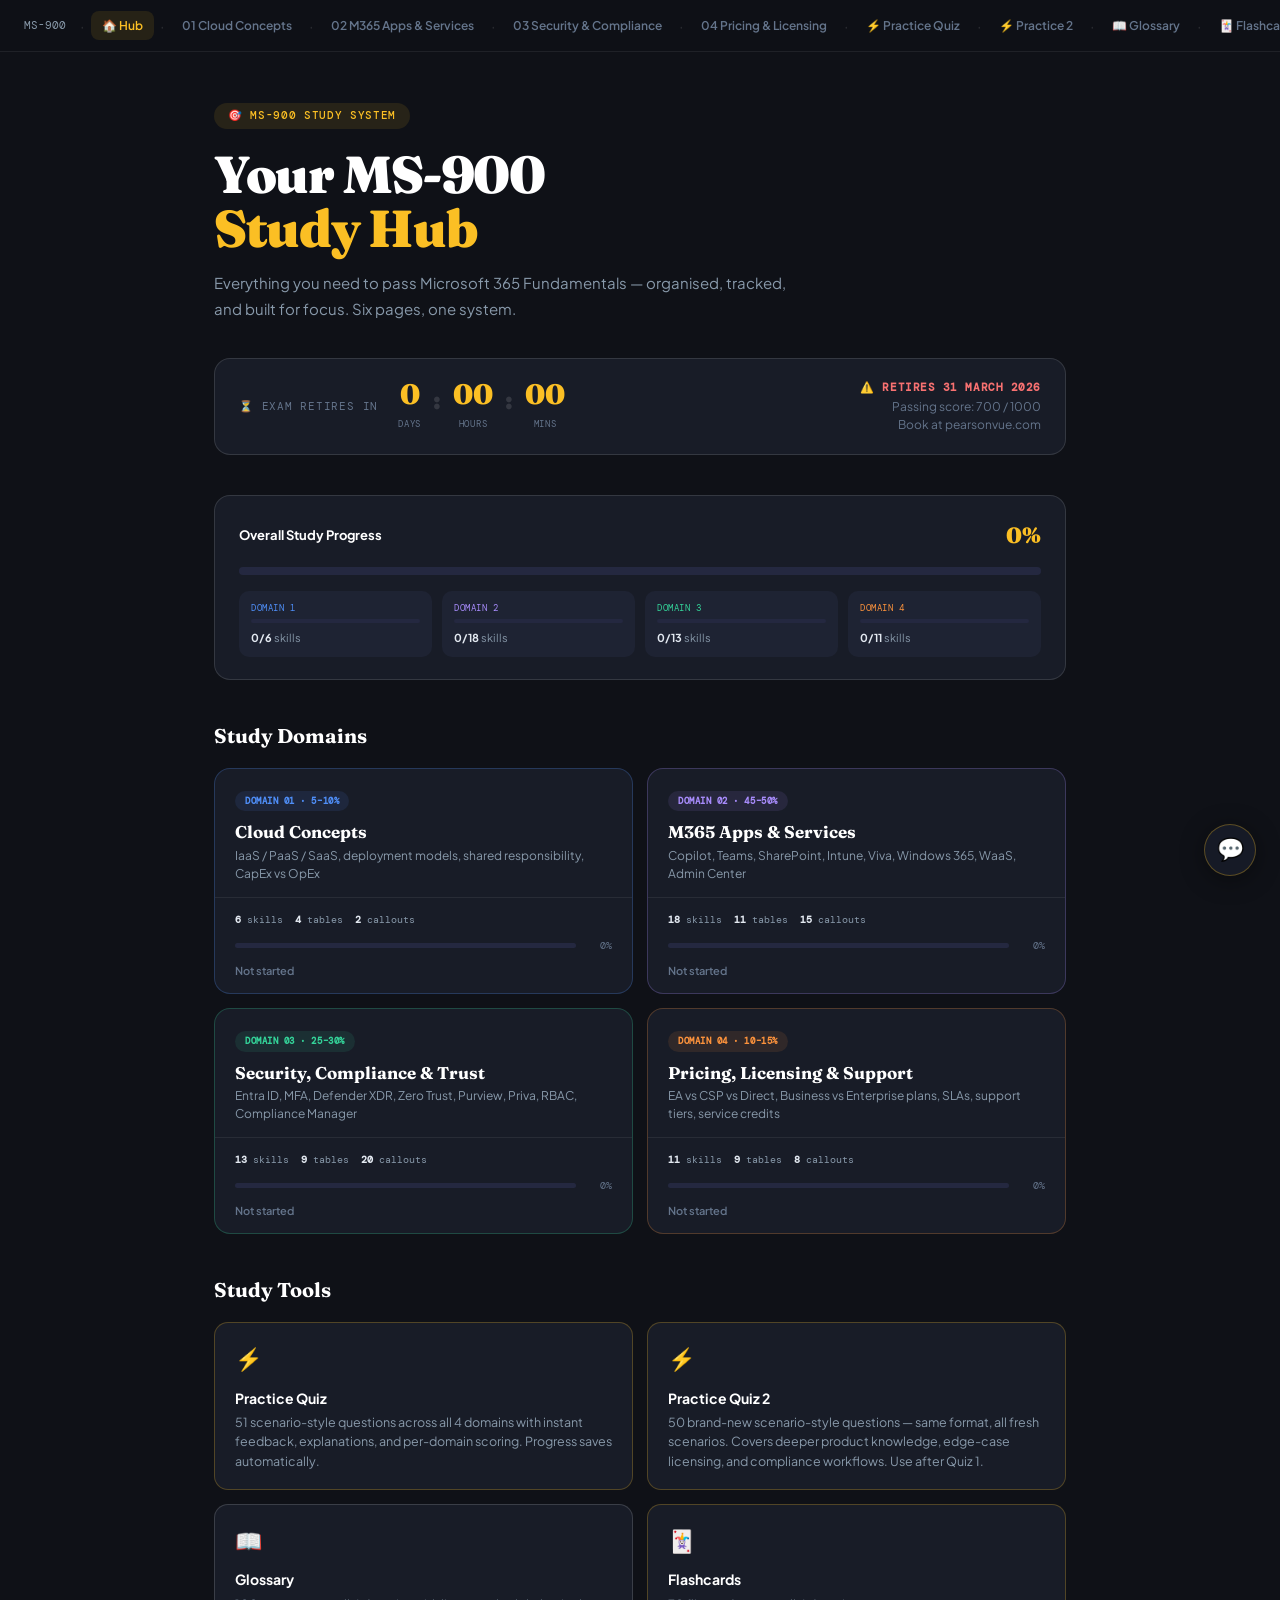
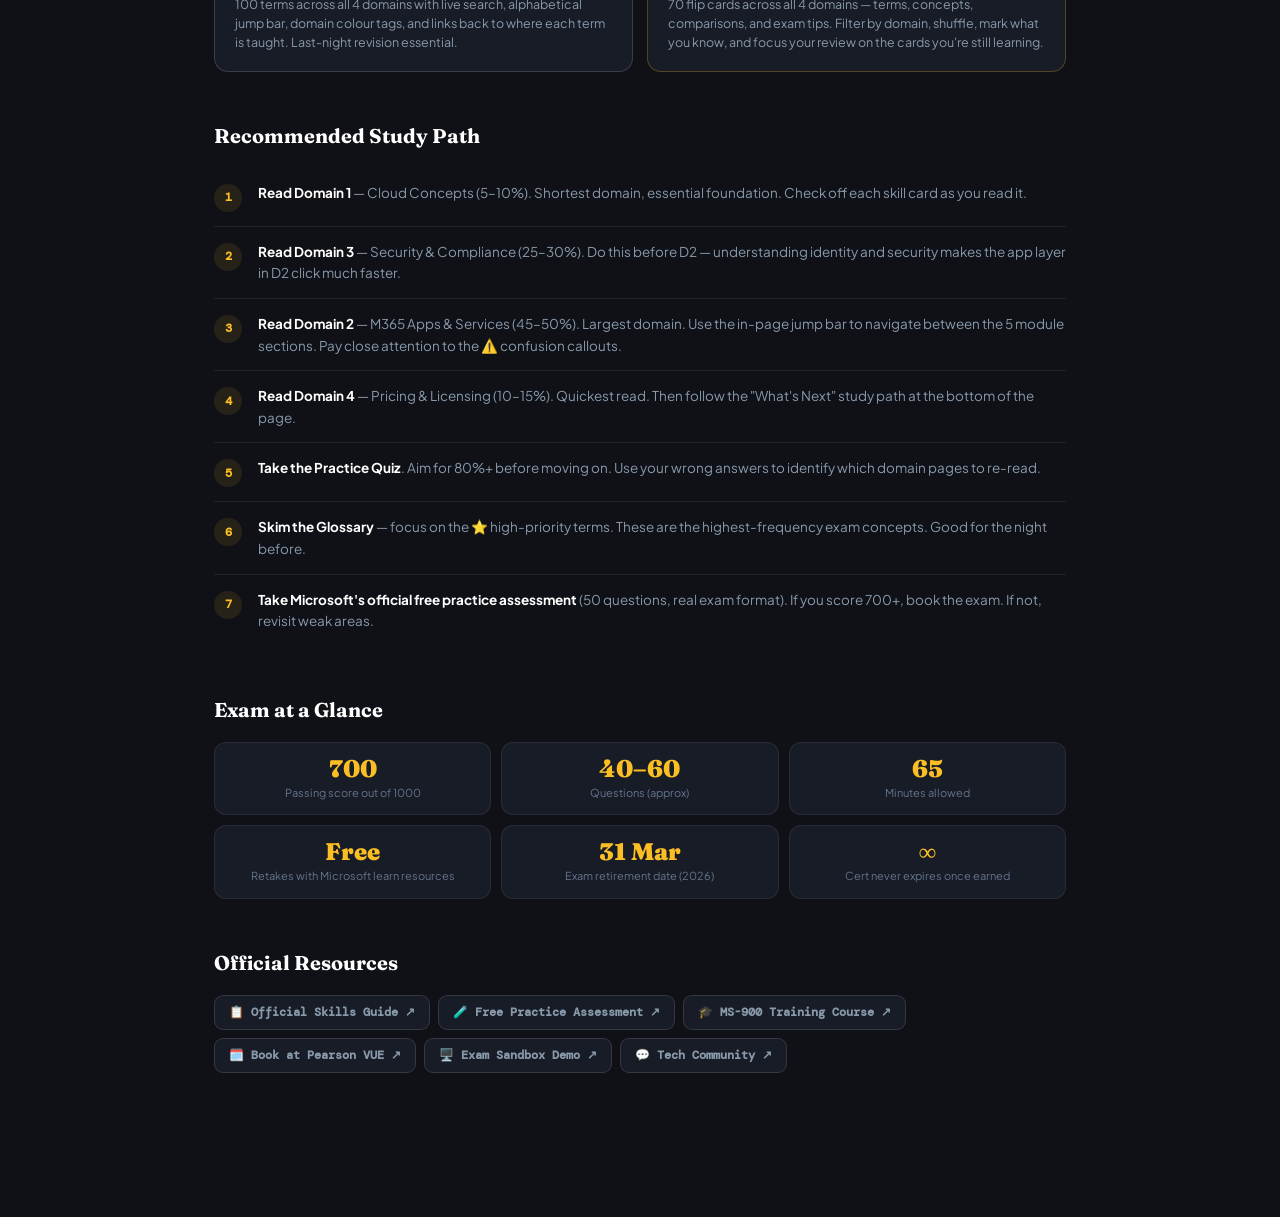
<file: index.html>
<!DOCTYPE html>
<html lang="en">
<head>
<meta charset="UTF-8">
<meta name="viewport" content="width=device-width, initial-scale=1.0">
<title>MS-900 | Study Hub</title>
<link href="https://fonts.googleapis.com/css2?family=DM+Mono:wght@400;500&family=Fraunces:opsz,wght@9..144,400;9..144,700;9..144,900&family=Plus+Jakarta+Sans:wght@400;500;600;700&display=swap" rel="stylesheet">
<style>
:root{
  --bg:#0f1117;--surface:#181c27;--surface2:#1e2333;--surface3:#242840;
  --border:rgba(255,255,255,.07);--border2:rgba(255,255,255,.12);
  --text:#e2e8f0;--muted:#64748b;--muted2:#8899aa;
  --d1:#4f8ef7;--d1s:rgba(79,142,247,.1);--d1b:rgba(79,142,247,.25);
  --d2:#a78bfa;--d2s:rgba(167,139,250,.1);--d2b:rgba(167,139,250,.25);
  --d3:#34d399;--d3s:rgba(52,211,153,.1);--d3b:rgba(52,211,153,.25);
  --d4:#fb923c;--d4s:rgba(251,146,60,.1);--d4b:rgba(251,146,60,.25);
  --amber:#fbbf24;--ambers:rgba(251,191,36,.1);--amberb:rgba(251,191,36,.25);
  --correct:#34d399;
}
*{box-sizing:border-box;margin:0;padding:0}
html{scroll-behavior:smooth}
body{background:var(--bg);color:var(--text);font-family:'Plus Jakarta Sans',sans-serif;min-height:100vh;line-height:1.6}

/* NAV */
.topnav{position:sticky;top:0;z-index:100;background:rgba(15,17,23,.95);backdrop-filter:blur(12px);border-bottom:1px solid var(--border);padding:0 24px;display:flex;align-items:center;gap:4px;height:52px;overflow-x:auto}
.topnav a{text-decoration:none;white-space:nowrap;font-size:12px;font-weight:600;padding:5px 11px;border-radius:8px;transition:all .2s;color:var(--muted)}
.topnav a:hover{background:var(--surface2);color:var(--text)}
.topnav a.active{background:var(--ambers);color:var(--amber)}
.topnav .brand{font-family:'DM Mono',monospace;font-size:11px;color:var(--muted2);margin-right:8px;flex-shrink:0}
.topnav .sep{color:var(--border2);margin:0 2px}
.nav-done{color:#34d399;font-size:10px;font-weight:700}
.nav-started{color:#fbbf24;font-size:10px}

/* PAGE */
.page{max-width:900px;margin:0 auto;padding:48px 24px 96px}

/* HERO */
.eyebrow{display:inline-flex;align-items:center;gap:6px;padding:4px 14px;border-radius:999px;font-family:'DM Mono',monospace;font-size:11px;font-weight:500;letter-spacing:.06em;text-transform:uppercase;background:var(--ambers);color:var(--amber);margin-bottom:18px}
h1{font-family:'Fraunces',serif;font-size:clamp(30px,6vw,52px);font-weight:900;line-height:1.05;letter-spacing:-.025em;color:#fff;margin-bottom:14px}
h1 em{font-style:normal;color:var(--amber)}
.hero-sub{color:var(--muted2);font-size:15px;max-width:600px;line-height:1.75;margin-bottom:36px}

/* COUNTDOWN */
.countdown-wrap{background:var(--surface);border:1px solid var(--border2);border-radius:16px;padding:20px 24px;margin-bottom:40px;display:flex;align-items:center;gap:20px;flex-wrap:wrap}
.countdown-label{font-family:'DM Mono',monospace;font-size:11px;color:var(--muted);text-transform:uppercase;letter-spacing:.07em;flex-shrink:0}
.countdown-units{display:flex;gap:12px;flex-wrap:wrap}
.countdown-unit{text-align:center}
.countdown-num{font-family:'Fraunces',serif;font-size:28px;font-weight:900;color:var(--amber);line-height:1;display:block}
.countdown-unit-label{font-family:'DM Mono',monospace;font-size:9px;color:var(--muted);text-transform:uppercase;letter-spacing:.08em}
.countdown-sep{font-family:'Fraunces',serif;font-size:24px;font-weight:900;color:var(--border2);align-self:flex-start;padding-top:2px}
.exam-note{margin-left:auto;font-size:12px;color:var(--muted);line-height:1.5;text-align:right;flex-shrink:0}
.exam-note strong{color:#f87171;display:block;font-size:11px;font-family:'DM Mono',monospace;text-transform:uppercase;letter-spacing:.05em;margin-bottom:2px}

/* OVERALL PROGRESS */
.overall-progress{background:var(--surface);border:1px solid var(--border2);border-radius:16px;padding:22px 24px;margin-bottom:40px}
.op-header{display:flex;align-items:center;justify-content:space-between;margin-bottom:14px}
.op-title{font-size:13px;font-weight:700;color:#fff}
.op-pct{font-family:'Fraunces',serif;font-size:22px;font-weight:900;color:var(--amber)}
.op-track{height:8px;background:var(--surface3);border-radius:999px;overflow:hidden;margin-bottom:16px}
.op-fill{height:100%;border-radius:999px;background:linear-gradient(90deg,var(--d1),var(--d2),var(--d3),var(--d4));transition:width .6s ease;width:0%}
.op-domains{display:grid;grid-template-columns:repeat(4,1fr);gap:10px}
.op-domain{background:var(--surface2);border-radius:10px;padding:10px 12px}
.op-domain-label{font-family:'DM Mono',monospace;font-size:9px;text-transform:uppercase;letter-spacing:.06em;margin-bottom:4px}
.op-domain-bar{height:4px;border-radius:999px;background:var(--surface3);overflow:hidden;margin-bottom:6px}
.op-domain-fill{height:100%;border-radius:999px;transition:width .6s ease;width:0%}
.op-domain-stat{font-size:11px;color:var(--muted2)}
.op-domain-stat strong{color:var(--text)}

/* DOMAIN CARDS */
.domains-grid{display:grid;grid-template-columns:1fr 1fr;gap:14px;margin-bottom:40px}
@media(max-width:600px){.domains-grid{grid-template-columns:1fr}}
.domain-card{background:var(--surface);border:1px solid var(--border);border-radius:16px;overflow:hidden;text-decoration:none;transition:border-color .2s,transform .15s;display:block}
.domain-card:hover{transform:translateY(-2px)}
.dc-header{padding:16px 20px 14px;border-bottom:1px solid var(--border)}
.dc-pill{display:inline-flex;padding:3px 10px;border-radius:999px;font-family:'DM Mono',monospace;font-size:9px;font-weight:700;text-transform:uppercase;letter-spacing:.06em;margin-bottom:10px}
.dc-title{font-family:'Fraunces',serif;font-size:17px;font-weight:700;color:#fff;line-height:1.25;margin-bottom:4px}
.dc-sub{font-size:12px;color:var(--muted2);line-height:1.5}
.dc-body{padding:14px 20px}
.dc-stats{display:flex;align-items:center;gap:12px;margin-bottom:10px}
.dc-stat{font-family:'DM Mono',monospace;font-size:10px;color:var(--muted2)}
.dc-stat strong{color:var(--text)}
.dc-progress-wrap{display:flex;align-items:center;gap:8px}
.dc-track{flex:1;height:5px;background:var(--surface3);border-radius:999px;overflow:hidden}
.dc-fill{height:100%;border-radius:999px;transition:width .5s ease;width:0%}
.dc-pct{font-family:'DM Mono',monospace;font-size:10px;color:var(--muted);min-width:28px;text-align:right}
.dc-status{font-size:11px;font-weight:600;margin-top:8px}

/* OTHER PAGES */
.tools-grid{display:grid;grid-template-columns:1fr 1fr;gap:14px;margin-bottom:48px}
@media(max-width:600px){.tools-grid{grid-template-columns:1fr}}
.tool-card{background:var(--surface);border:1px solid var(--border);border-radius:14px;padding:18px 20px;text-decoration:none;display:block;transition:border-color .2s,transform .15s}
.tool-card:hover{transform:translateY(-2px)}
.tool-icon{font-size:22px;margin-bottom:10px}
.tool-title{font-size:14px;font-weight:700;color:#fff;margin-bottom:4px}
.tool-desc{font-size:12.5px;color:var(--muted2);line-height:1.55}

/* HOW TO USE */
.how-section{margin-bottom:48px}
.section-heading{font-family:'Fraunces',serif;font-size:20px;font-weight:700;color:#fff;margin-bottom:16px}
.steps{display:flex;flex-direction:column;gap:0}
.step{display:flex;gap:16px;align-items:flex-start;padding:14px 0;border-bottom:1px solid var(--border)}
.step:last-child{border-bottom:none}
.step-num{width:28px;height:28px;border-radius:50%;background:var(--ambers);color:var(--amber);font-family:'DM Mono',monospace;font-size:12px;font-weight:700;display:flex;align-items:center;justify-content:center;flex-shrink:0;margin-top:2px}
.step-text{font-size:13.5px;color:var(--muted2);line-height:1.6;flex:1}
.step-text strong{color:#fff}

/* EXAM FACTS */
.facts-grid{display:grid;grid-template-columns:repeat(3,1fr);gap:10px;margin-bottom:48px}
@media(max-width:500px){.facts-grid{grid-template-columns:1fr 1fr}}
.fact{background:var(--surface);border:1px solid var(--border);border-radius:12px;padding:14px 16px;text-align:center}
.fact-val{font-family:'Fraunces',serif;font-size:24px;font-weight:900;color:var(--amber);line-height:1;margin-bottom:4px}
.fact-label{font-size:11px;color:var(--muted);line-height:1.4}

/* EXTERNAL LINKS */
.ext-links{display:flex;flex-wrap:wrap;gap:8px;margin-bottom:48px}
.ext-link{display:inline-flex;align-items:center;gap:6px;padding:7px 14px;border-radius:9px;border:1px solid var(--border2);background:var(--surface);font-size:12px;font-weight:600;color:var(--muted2);text-decoration:none;transition:all .2s;font-family:'DM Mono',monospace}
.ext-link:hover{border-color:rgba(255,255,255,.25);color:#fff;background:var(--surface2)}
</style>
</head>
<body>

<nav class="topnav">
  <span class="brand">MS-900</span>
  <span class="sep">·</span>
  <a href="index.html" class="active">🏠 Hub</a>
  <span class="sep">·</span>
  <a href="ms900-domain1.html" id="nav-d1">01 Cloud Concepts</a>
  <span class="sep">·</span>
  <a href="ms900-domain2.html" id="nav-d2">02 M365 Apps &amp; Services</a>
  <span class="sep">·</span>
  <a href="ms900-domain3.html" id="nav-d3">03 Security &amp; Compliance</a>
  <span class="sep">·</span>
  <a href="ms900-domain4.html" id="nav-d4">04 Pricing &amp; Licensing</a>
  <span class="sep">·</span>
  <a href="ms900-practice.html">⚡ Practice Quiz</a>
  <span class="sep">·</span>
  <a href="ms900-practice2.html">⚡ Practice 2</a>
  <span class="sep">·</span>
  <a href="ms900-glossary.html">📖 Glossary</a>
  <span class="sep">·</span>
  <a href="ms900-flashcards.html">🃏 Flashcards</a>
</nav>

<main class="page">

  <div class="eyebrow">🎯 MS-900 Study System</div>
  <h1>Your MS-900<br><em>Study Hub</em></h1>
  <p class="hero-sub">Everything you need to pass Microsoft 365 Fundamentals — organised, tracked, and built for focus. Six pages, one system.</p>

  <!-- COUNTDOWN -->
  <div class="countdown-wrap">
    <div class="countdown-label">⏳ Exam retires in</div>
    <div class="countdown-units">
      <div class="countdown-unit">
        <span class="countdown-num" id="cd-days">--</span>
        <span class="countdown-unit-label">days</span>
      </div>
      <div class="countdown-sep">:</div>
      <div class="countdown-unit">
        <span class="countdown-num" id="cd-hours">--</span>
        <span class="countdown-unit-label">hours</span>
      </div>
      <div class="countdown-sep">:</div>
      <div class="countdown-unit">
        <span class="countdown-num" id="cd-mins">--</span>
        <span class="countdown-unit-label">mins</span>
      </div>
    </div>
    <div class="exam-note">
      <strong>⚠️ Retires 31 March 2026</strong>
      Passing score: 700 / 1000<br>
      Book at pearsonvue.com
    </div>
  </div>

  <!-- OVERALL PROGRESS -->
  <div class="overall-progress">
    <div class="op-header">
      <div class="op-title">Overall Study Progress</div>
      <div class="op-pct" id="op-pct">0%</div>
    </div>
    <div class="op-track"><div class="op-fill" id="op-fill"></div></div>
    <div class="op-domains">
      <div class="op-domain">
        <div class="op-domain-label" style="color:var(--d1)">Domain 1</div>
        <div class="op-domain-bar"><div class="op-domain-fill" id="d1-fill" style="background:var(--d1)"></div></div>
        <div class="op-domain-stat"><strong id="d1-stat">0/6</strong> skills</div>
      </div>
      <div class="op-domain">
        <div class="op-domain-label" style="color:var(--d2)">Domain 2</div>
        <div class="op-domain-bar"><div class="op-domain-fill" id="d2-fill" style="background:var(--d2)"></div></div>
        <div class="op-domain-stat"><strong id="d2-stat">0/18</strong> skills</div>
      </div>
      <div class="op-domain">
        <div class="op-domain-label" style="color:var(--d3)">Domain 3</div>
        <div class="op-domain-bar"><div class="op-domain-fill" id="d3-fill" style="background:var(--d3)"></div></div>
        <div class="op-domain-stat"><strong id="d3-stat">0/13</strong> skills</div>
      </div>
      <div class="op-domain">
        <div class="op-domain-label" style="color:var(--d4)">Domain 4</div>
        <div class="op-domain-bar"><div class="op-domain-fill" id="d4-fill" style="background:var(--d4)"></div></div>
        <div class="op-domain-stat"><strong id="d4-stat">0/11</strong> skills</div>
      </div>
    </div>
  </div>

  <!-- DOMAIN CARDS -->
  <div class="section-heading">Study Domains</div>
  <div class="domains-grid">

    <a href="ms900-domain1.html" class="domain-card" id="dc-d1" style="border-color:var(--d1b)">
      <div class="dc-header">
        <div class="dc-pill" style="background:var(--d1s);color:var(--d1)">Domain 01 · 5–10%</div>
        <div class="dc-title">Cloud Concepts</div>
        <div class="dc-sub">IaaS / PaaS / SaaS, deployment models, shared responsibility, CapEx vs OpEx</div>
      </div>
      <div class="dc-body">
        <div class="dc-stats">
          <div class="dc-stat"><strong>6</strong> skills</div>
          <div class="dc-stat"><strong>4</strong> tables</div>
          <div class="dc-stat"><strong>2</strong> callouts</div>
        </div>
        <div class="dc-progress-wrap">
          <div class="dc-track"><div class="dc-fill" id="d1c-fill" style="background:var(--d1)"></div></div>
          <div class="dc-pct" id="d1c-pct">0%</div>
        </div>
        <div class="dc-status" id="d1c-status" style="color:var(--muted)">Not started</div>
      </div>
    </a>

    <a href="ms900-domain2.html" class="domain-card" id="dc-d2" style="border-color:var(--d2b)">
      <div class="dc-header">
        <div class="dc-pill" style="background:var(--d2s);color:var(--d2)">Domain 02 · 45–50%</div>
        <div class="dc-title">M365 Apps &amp; Services</div>
        <div class="dc-sub">Copilot, Teams, SharePoint, Intune, Viva, Windows 365, WaaS, Admin Center</div>
      </div>
      <div class="dc-body">
        <div class="dc-stats">
          <div class="dc-stat"><strong>18</strong> skills</div>
          <div class="dc-stat"><strong>11</strong> tables</div>
          <div class="dc-stat"><strong>15</strong> callouts</div>
        </div>
        <div class="dc-progress-wrap">
          <div class="dc-track"><div class="dc-fill" id="d2c-fill" style="background:var(--d2)"></div></div>
          <div class="dc-pct" id="d2c-pct">0%</div>
        </div>
        <div class="dc-status" id="d2c-status" style="color:var(--muted)">Not started</div>
      </div>
    </a>

    <a href="ms900-domain3.html" class="domain-card" id="dc-d3" style="border-color:var(--d3b)">
      <div class="dc-header">
        <div class="dc-pill" style="background:var(--d3s);color:var(--d3)">Domain 03 · 25–30%</div>
        <div class="dc-title">Security, Compliance &amp; Trust</div>
        <div class="dc-sub">Entra ID, MFA, Defender XDR, Zero Trust, Purview, Priva, RBAC, Compliance Manager</div>
      </div>
      <div class="dc-body">
        <div class="dc-stats">
          <div class="dc-stat"><strong>13</strong> skills</div>
          <div class="dc-stat"><strong>9</strong> tables</div>
          <div class="dc-stat"><strong>20</strong> callouts</div>
        </div>
        <div class="dc-progress-wrap">
          <div class="dc-track"><div class="dc-fill" id="d3c-fill" style="background:var(--d3)"></div></div>
          <div class="dc-pct" id="d3c-pct">0%</div>
        </div>
        <div class="dc-status" id="d3c-status" style="color:var(--muted)">Not started</div>
      </div>
    </a>

    <a href="ms900-domain4.html" class="domain-card" id="dc-d4" style="border-color:var(--d4b)">
      <div class="dc-header">
        <div class="dc-pill" style="background:var(--d4s);color:var(--d4)">Domain 04 · 10–15%</div>
        <div class="dc-title">Pricing, Licensing &amp; Support</div>
        <div class="dc-sub">EA vs CSP vs Direct, Business vs Enterprise plans, SLAs, support tiers, service credits</div>
      </div>
      <div class="dc-body">
        <div class="dc-stats">
          <div class="dc-stat"><strong>11</strong> skills</div>
          <div class="dc-stat"><strong>9</strong> tables</div>
          <div class="dc-stat"><strong>8</strong> callouts</div>
        </div>
        <div class="dc-progress-wrap">
          <div class="dc-track"><div class="dc-fill" id="d4c-fill" style="background:var(--d4)"></div></div>
          <div class="dc-pct" id="d4c-pct">0%</div>
        </div>
        <div class="dc-status" id="d4c-status" style="color:var(--muted)">Not started</div>
      </div>
    </a>

  </div>

  <!-- TOOLS -->
  <div class="section-heading">Study Tools</div>
  <div class="tools-grid" style="margin-bottom:48px">
    <a href="ms900-practice.html" class="tool-card" style="border-color:var(--amberb)">
      <div class="tool-icon">⚡</div>
      <div class="tool-title">Practice Quiz</div>
      <div class="tool-desc">51 scenario-style questions across all 4 domains with instant feedback, explanations, and per-domain scoring. Progress saves automatically. <span id="quiz-status" style="color:var(--amber);font-weight:600"></span></div>
    </a>
    <a href="ms900-practice2.html" class="tool-card" style="border-color:var(--amberb)">
      <div class="tool-icon">⚡</div>
      <div class="tool-title">Practice Quiz 2</div>
      <div class="tool-desc">50 brand-new scenario-style questions — same format, all fresh scenarios. Covers deeper product knowledge, edge-case licensing, and compliance workflows. Use after Quiz 1.</div>
    </a>
    <a href="ms900-glossary.html" class="tool-card" style="border-color:rgba(255,255,255,.15)">
      <div class="tool-icon">📖</div>
      <div class="tool-title">Glossary</div>
      <div class="tool-desc">100 terms across all 4 domains with live search, alphabetical jump bar, domain colour tags, and links back to where each term is taught. Last-night revision essential.</div>
    </a>
    <a href="ms900-flashcards.html" class="tool-card" style="border-color:rgba(251,191,36,.25)">
      <div class="tool-icon">🃏</div>
      <div class="tool-title">Flashcards</div>
      <div class="tool-desc">70 flip cards across all 4 domains — terms, concepts, comparisons, and exam tips. Filter by domain, shuffle, mark what you know, and focus your review on the cards you're still learning.</div>
    </a>
  </div>

  <!-- HOW TO USE -->
  <div class="how-section">
    <div class="section-heading">Recommended Study Path</div>
    <div class="steps">
      <div class="step">
        <div class="step-num">1</div>
        <div class="step-text"><strong>Read Domain 1</strong> — Cloud Concepts (5–10%). Shortest domain, essential foundation. Check off each skill card as you read it.</div>
      </div>
      <div class="step">
        <div class="step-num">2</div>
        <div class="step-text"><strong>Read Domain 3</strong> — Security &amp; Compliance (25–30%). Do this before D2 — understanding identity and security makes the app layer in D2 click much faster.</div>
      </div>
      <div class="step">
        <div class="step-num">3</div>
        <div class="step-text"><strong>Read Domain 2</strong> — M365 Apps &amp; Services (45–50%). Largest domain. Use the in-page jump bar to navigate between the 5 module sections. Pay close attention to the ⚠️ confusion callouts.</div>
      </div>
      <div class="step">
        <div class="step-num">4</div>
        <div class="step-text"><strong>Read Domain 4</strong> — Pricing &amp; Licensing (10–15%). Quickest read. Then follow the "What's Next" study path at the bottom of the page.</div>
      </div>
      <div class="step">
        <div class="step-num">5</div>
        <div class="step-text"><strong>Take the Practice Quiz</strong>. Aim for 80%+ before moving on. Use your wrong answers to identify which domain pages to re-read.</div>
      </div>
      <div class="step">
        <div class="step-num">6</div>
        <div class="step-text"><strong>Skim the Glossary</strong> — focus on the ⭐ high-priority terms. These are the highest-frequency exam concepts. Good for the night before.</div>
      </div>
      <div class="step">
        <div class="step-num">7</div>
        <div class="step-text"><strong>Take Microsoft's official free practice assessment</strong> (50 questions, real exam format). If you score 700+, book the exam. If not, revisit weak areas.</div>
      </div>
    </div>
  </div>

  <!-- EXAM FACTS -->
  <div class="section-heading">Exam at a Glance</div>
  <div class="facts-grid">
    <div class="fact"><div class="fact-val">700</div><div class="fact-label">Passing score out of 1000</div></div>
    <div class="fact"><div class="fact-val">40–60</div><div class="fact-label">Questions (approx)</div></div>
    <div class="fact"><div class="fact-val">65</div><div class="fact-label">Minutes allowed</div></div>
    <div class="fact"><div class="fact-val">Free</div><div class="fact-label">Retakes with Microsoft learn resources</div></div>
    <div class="fact"><div class="fact-val">31 Mar</div><div class="fact-label">Exam retirement date (2026)</div></div>
    <div class="fact"><div class="fact-val">∞</div><div class="fact-label">Cert never expires once earned</div></div>
  </div>

  <!-- EXTERNAL LINKS -->
  <div class="section-heading">Official Resources</div>
  <div class="ext-links">
    <a href="https://learn.microsoft.com/en-us/credentials/certifications/resources/study-guides/ms-900" target="_blank" class="ext-link">📋 Official Skills Guide ↗</a>
    <a href="https://learn.microsoft.com/en-us/credentials/certifications/exams/ms-900/practice/assessment?assessment-type=practice&assessmentId=50" target="_blank" class="ext-link">🧪 Free Practice Assessment ↗</a>
    <a href="https://learn.microsoft.com/en-us/training/courses/ms-900t01" target="_blank" class="ext-link">🎓 MS-900 Training Course ↗</a>
    <a href="https://home.pearsonvue.com/microsoft" target="_blank" class="ext-link">🗓️ Book at Pearson VUE ↗</a>
    <a href="https://aka.ms/examdemo" target="_blank" class="ext-link">🖥️ Exam Sandbox Demo ↗</a>
    <a href="https://techcommunity.microsoft.com/t5/microsoft-365/bd-p/microsoft-365" target="_blank" class="ext-link">💬 Tech Community ↗</a>
  </div>

</main>

<script>
// COUNTDOWN to March 31 2026 11:59 PM CST
function updateCountdown() {
  const target = new Date('2026-03-31T23:59:00-06:00');
  const now = new Date();
  const diff = target - now;
  if (diff <= 0) {
    document.getElementById('cd-days').textContent = '0';
    document.getElementById('cd-hours').textContent = '00';
    document.getElementById('cd-mins').textContent = '00';
    return;
  }
  const days = Math.floor(diff / (1000*60*60*24));
  const hours = Math.floor((diff % (1000*60*60*24)) / (1000*60*60));
  const mins = Math.floor((diff % (1000*60*60)) / (1000*60));
  document.getElementById('cd-days').textContent = days;
  document.getElementById('cd-hours').textContent = String(hours).padStart(2,'0');
  document.getElementById('cd-mins').textContent = String(mins).padStart(2,'0');
}
updateCountdown();
setInterval(updateCountdown, 30000);

// DOMAIN PROGRESS from localStorage
const domainConfig = [
  { key:'ms900_d1', total:6,  fillId:'d1-fill', statId:'d1-stat', cardFillId:'d1c-fill', cardPctId:'d1c-pct', cardStatusId:'d1c-status' },
  { key:'ms900_d2', total:18, fillId:'d2-fill', statId:'d2-stat', cardFillId:'d2c-fill', cardPctId:'d2c-pct', cardStatusId:'d2c-status' },
  { key:'ms900_d3', total:13, fillId:'d3-fill', statId:'d3-stat', cardFillId:'d3c-fill', cardPctId:'d3c-pct', cardStatusId:'d3c-status' },
  { key:'ms900_d4', total:11, fillId:'d4-fill', statId:'d4-stat', cardFillId:'d4c-fill', cardPctId:'d4c-pct', cardStatusId:'d4c-status' },
];

let totalDone = 0;
const grandTotal = 48;

domainConfig.forEach((d, i) => {
  let done = 0;
  try {
    const state = JSON.parse(localStorage.getItem(d.key) || '{}');
    done = Object.values(state).filter(Boolean).length;
  } catch(e) {}

  totalDone += done;
  const pct = Math.round((done / d.total) * 100);

  document.getElementById(d.fillId).style.width = pct + '%';
  document.getElementById(d.statId).textContent = done + '/' + d.total;
  document.getElementById(d.cardFillId).style.width = pct + '%';
  document.getElementById(d.cardPctId).textContent = pct + '%';

  const statusEl = document.getElementById(d.cardStatusId);
  if (done === 0) {
    statusEl.textContent = 'Not started';
    statusEl.style.color = 'var(--muted)';
  } else if (done < d.total) {
    statusEl.textContent = `In progress — ${done} of ${d.total} skills checked`;
    statusEl.style.color = 'var(--amber)';
  } else {
    statusEl.textContent = '✓ Complete';
    statusEl.style.color = 'var(--correct)';
  }
});

const overallPct = Math.round((totalDone / grandTotal) * 100);
document.getElementById('op-pct').textContent = overallPct + '%';
document.getElementById('op-fill').style.width = overallPct + '%';

// QUIZ progress
try {
  const quizState = JSON.parse(localStorage.getItem('ms900_practice') || '{}');
  const answered = Object.keys(quizState).length;
  const correct = Object.values(quizState).filter(s => s.correct).length;
  if (answered > 0) {
    const pct = Math.round((correct / 40) * 100);
    document.getElementById('quiz-status').textContent = `Last score: ${correct}/40 (${pct}%)`;
  }
} catch(e) {}

// NAV completion badges
const keys = ['ms900_d1','ms900_d2','ms900_d3','ms900_d4'];
const domainTotals = [6,17,11,8];
['nav-d1','nav-d2','nav-d3','nav-d4'].forEach((id, i) => {
  const link = document.getElementById(id);
  if (!link) return;
  try {
    const s = JSON.parse(localStorage.getItem(keys[i]) || '{}');
    const done = Object.values(s).filter(Boolean).length;
    if (done > 0) {
      const badge = document.createElement('span');
      badge.className = done >= domainTotals[i] ? 'nav-done' : 'nav-started';
      badge.textContent = done >= domainTotals[i] ? ' ✓' : ' •';
      link.appendChild(badge);
    }
  } catch(e) {}
});
</script>
<link rel="stylesheet" href="ms900-chatbot.css">
<script src="ms900-chatbot.js"></script>
</body>
</html>
</file>
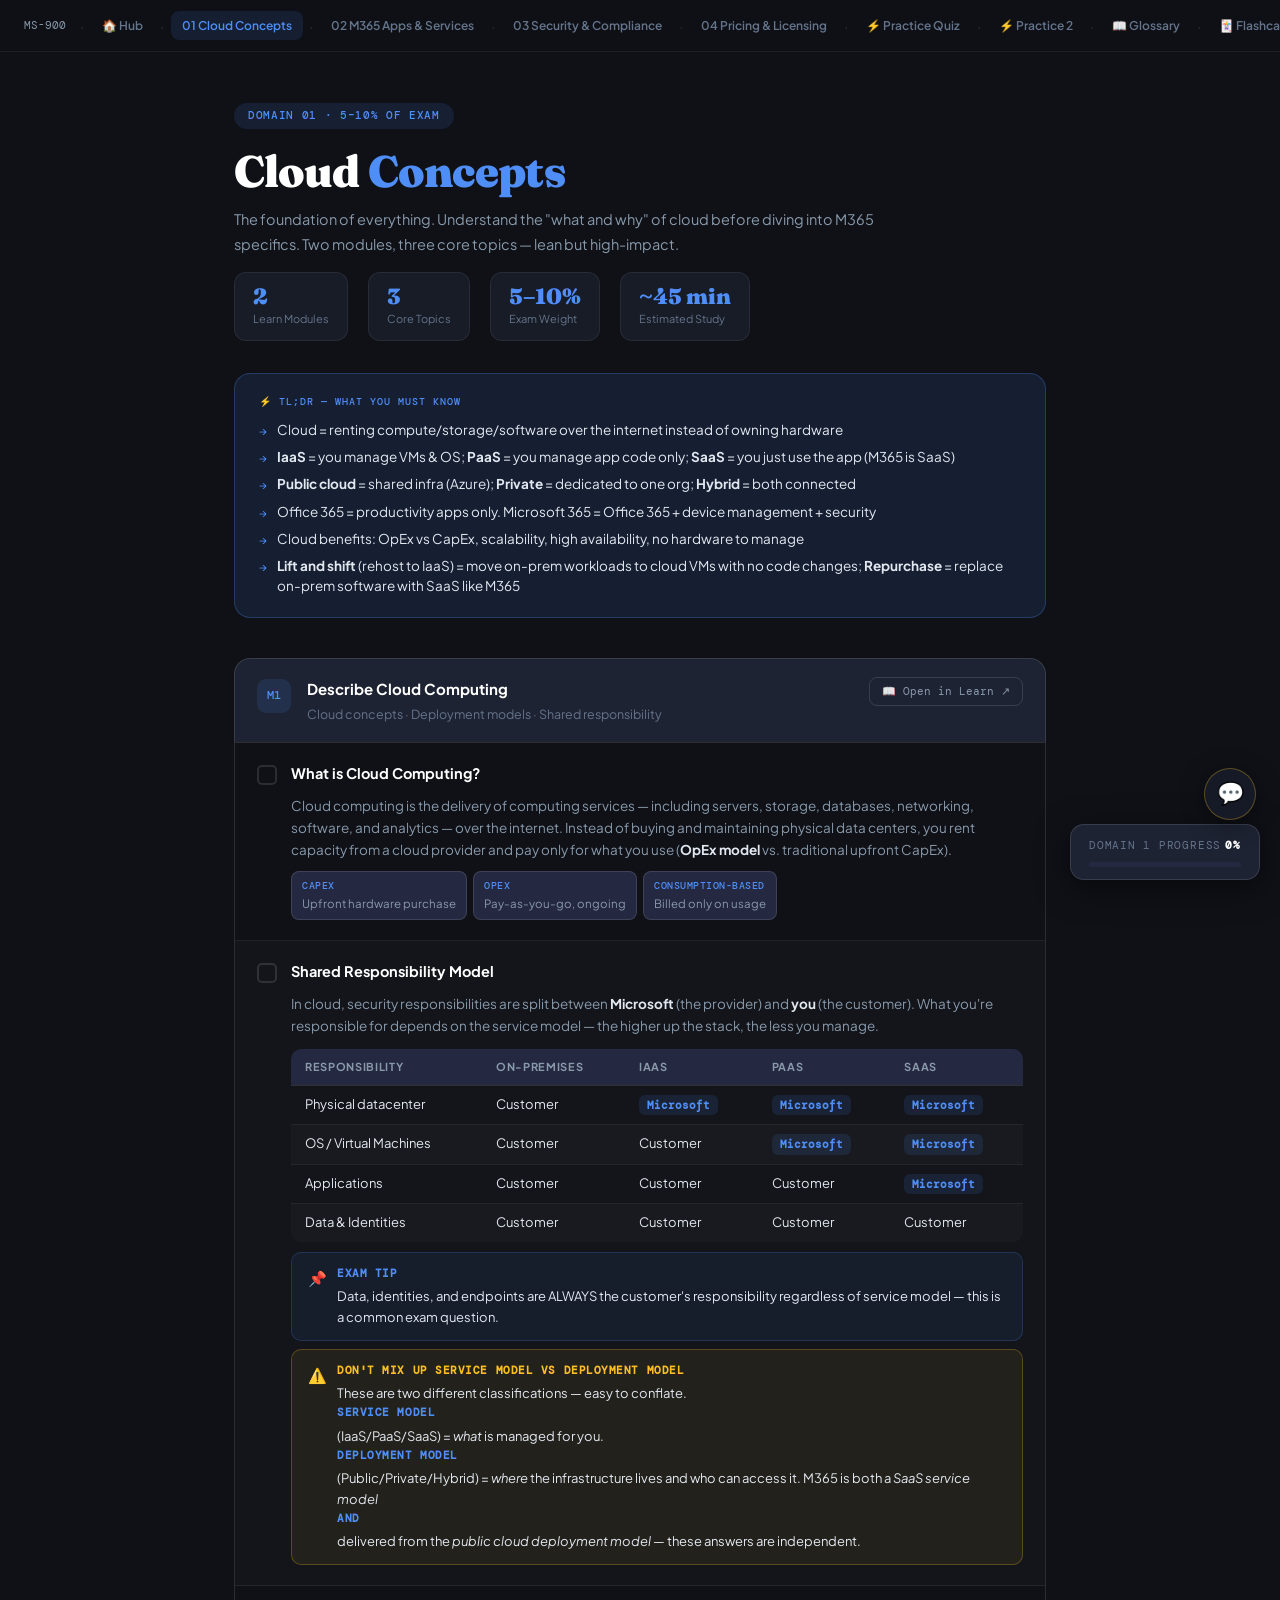
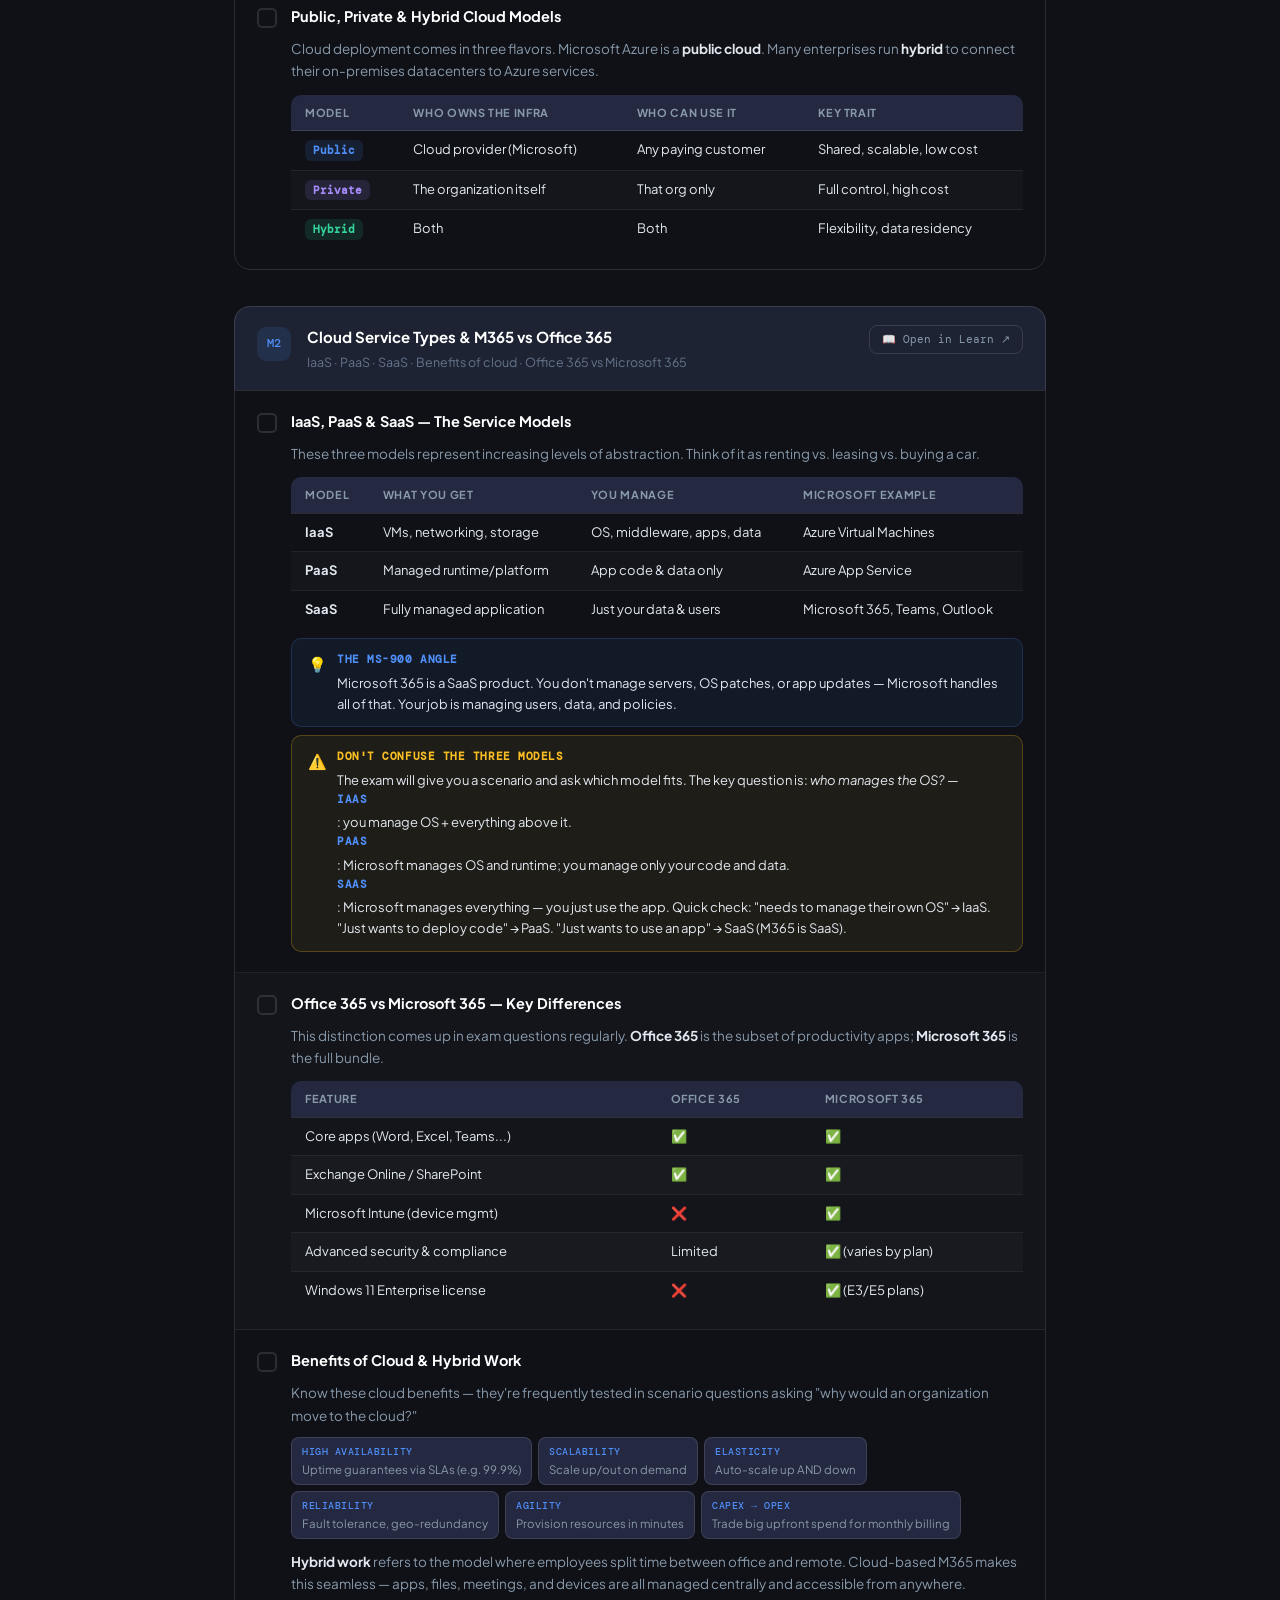
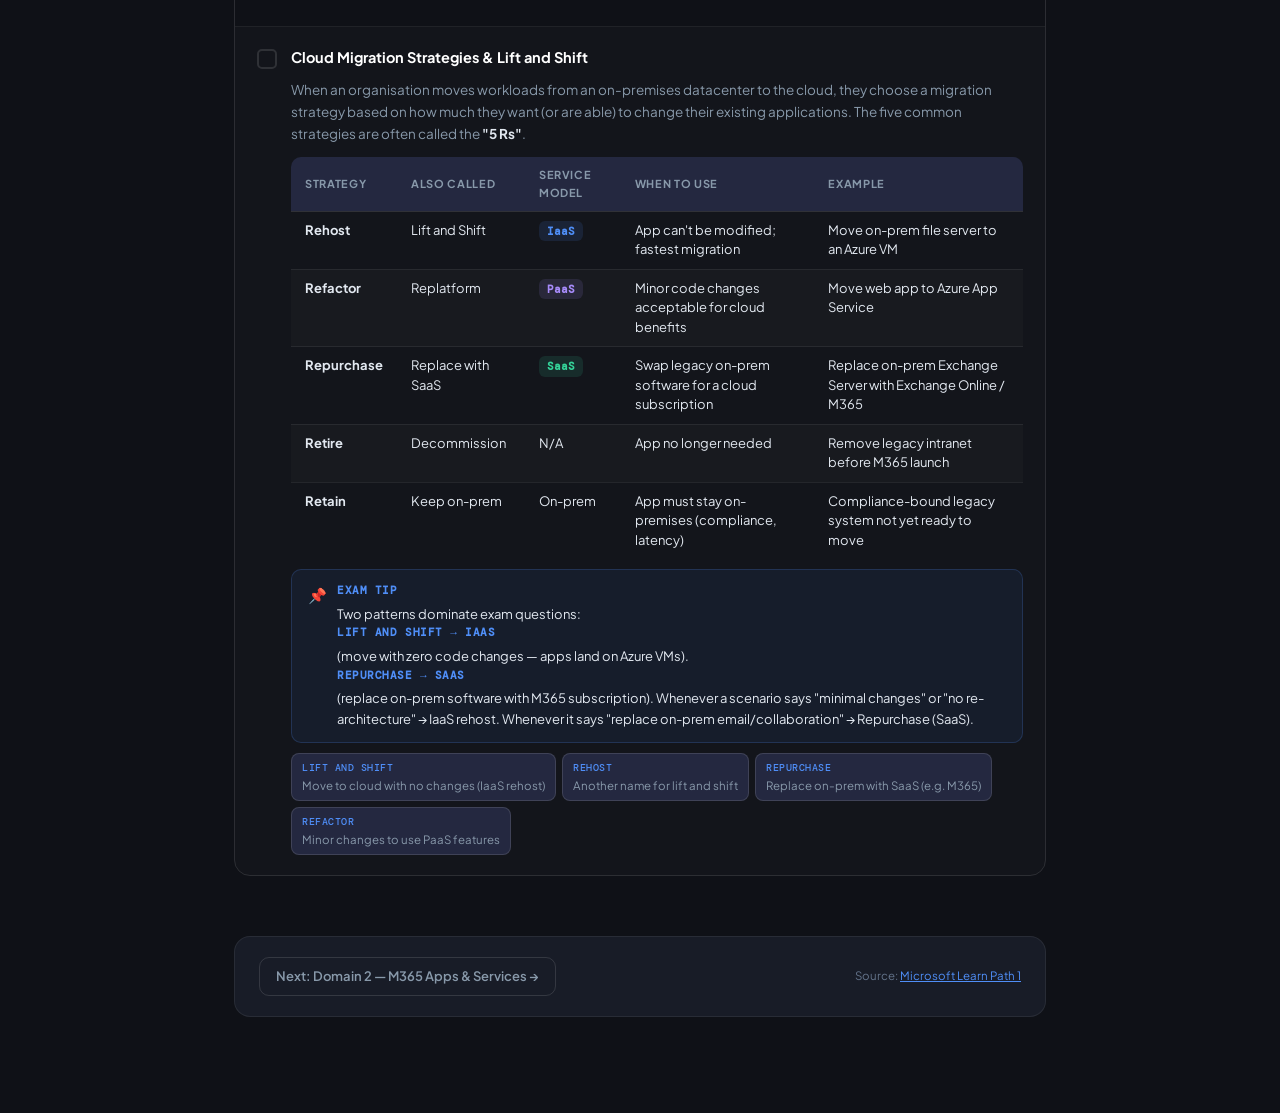
<file: ms900-domain1.html>
<!DOCTYPE html>
<html lang="en">
<head>
<meta charset="UTF-8">
<meta name="viewport" content="width=device-width, initial-scale=1.0">
<title>MS-900 | Domain 1: Cloud Concepts</title>
<link href="https://fonts.googleapis.com/css2?family=DM+Mono:wght@400;500&family=Fraunces:opsz,wght@9..144,400;9..144,700;9..144,900&family=Plus+Jakarta+Sans:wght@400;500;600;700&display=swap" rel="stylesheet">
<style>
/* ─── BASE ─────────────────────────────────────── */
:root{--bg:#0f1117;--surface:#181c27;--surface2:#1e2333;--surface3:#242840;--border:rgba(255,255,255,.07);--border2:rgba(255,255,255,.12);--text:#e2e8f0;--muted:#64748b;--muted2:#8899aa;--c:#4f8ef7;--cs:rgba(79,142,247,.12);--ch:rgba(79,142,247,.2)}
*{box-sizing:border-box;margin:0;padding:0}html{scroll-behavior:smooth}
body{background:var(--bg);color:var(--text);font-family:'Plus Jakarta Sans',sans-serif;min-height:100vh;line-height:1.6}

/* ─── NAV ───────────────────────────────────────── */
.topnav{position:sticky;top:0;z-index:100;background:rgba(15,17,23,.95);backdrop-filter:blur(12px);border-bottom:1px solid var(--border);padding:0 24px;display:flex;align-items:center;gap:4px;height:52px;overflow-x:auto}
.topnav a{text-decoration:none;white-space:nowrap;font-size:12px;font-weight:600;padding:5px 11px;border-radius:8px;transition:all .2s;color:var(--muted)}
.topnav a:hover{background:var(--surface2);color:var(--text)}
.topnav a.active{background:var(--cs);color:var(--c)}
.topnav .brand{font-family:'DM Mono',monospace;font-size:11px;color:var(--muted2);margin-right:8px;flex-shrink:0}
.topnav .sep{color:var(--border2);margin:0 2px}

/* ─── PAGE ───────────────────────────────────────── */
.page{max-width:860px;margin:0 auto;padding:48px 24px 96px}

/* ─── HERO ───────────────────────────────────────── */
.domain-pill{display:inline-flex;align-items:center;gap:6px;padding:4px 14px;border-radius:999px;font-family:'DM Mono',monospace;font-size:11px;font-weight:500;letter-spacing:.06em;text-transform:uppercase;background:var(--cs);color:var(--c);margin-bottom:18px}
h1{font-family:'Fraunces',serif;font-size:clamp(28px,5vw,44px);font-weight:900;line-height:1.1;letter-spacing:-.02em;color:#fff;margin-bottom:12px}
h1 em{font-style:normal;color:var(--c)}
.hero-sub{color:var(--muted2);font-size:14.5px;max-width:640px;line-height:1.7;margin-bottom:8px}
.hero-stats{display:flex;gap:20px;flex-wrap:wrap;margin-bottom:32px;margin-top:16px}
.stat{background:var(--surface);border:1px solid var(--border);border-radius:12px;padding:12px 18px;font-size:13px}
.stat-val{font-family:'Fraunces',serif;font-size:22px;font-weight:900;color:var(--c);line-height:1}
.stat-key{font-size:11px;color:var(--muted);margin-top:3px}

/* ─── TLDR ───────────────────────────────────────── */
.tldr{background:var(--cs);border:1px solid rgba(79,142,247,.25);border-radius:16px;padding:20px 24px;margin-bottom:40px}
.tldr-label{font-family:'DM Mono',monospace;font-size:10px;font-weight:500;text-transform:uppercase;letter-spacing:.1em;color:var(--c);margin-bottom:10px}
.tldr ul{list-style:none;display:flex;flex-direction:column;gap:7px}
.tldr ul li{font-size:13.5px;padding-left:18px;position:relative;line-height:1.5}
.tldr ul li::before{content:'→';position:absolute;left:0;color:var(--c);font-size:11px;top:3px}

/* ─── MODULE ─────────────────────────────────────── */
.module-wrap{margin-top:36px}
.module-header{display:flex;align-items:flex-start;gap:16px;padding:18px 22px;background:var(--surface2);border-radius:16px 16px 0 0;border:1px solid var(--border2);border-bottom:none}
.module-num{width:34px;height:34px;border-radius:9px;display:flex;align-items:center;justify-content:center;font-family:'DM Mono',monospace;font-size:12px;font-weight:500;flex-shrink:0;background:var(--cs);color:var(--c);margin-top:2px}
.module-title{font-size:15px;font-weight:700;color:#fff;margin-bottom:3px}
.module-desc{font-size:12.5px;color:var(--muted)}
.module-link{margin-left:auto;flex-shrink:0;font-size:11px;font-family:'DM Mono',monospace;text-decoration:none;padding:5px 12px;border-radius:8px;border:1px solid var(--border2);color:var(--muted2);transition:all .2s;white-space:nowrap;align-self:flex-start}
.module-link:hover{color:#fff;background:var(--surface3)}
.module-body{border:1px solid var(--border2);border-radius:0 0 16px 16px;overflow:hidden}

/* ─── CONCEPT ─────────────────────────────────────── */
.concept{padding:20px 22px;border-bottom:1px solid var(--border)}
.concept:last-child{border-bottom:none}
.concept:nth-child(even){background:rgba(255,255,255,.015)}
.concept-top{display:flex;align-items:flex-start;gap:14px}
.skill-check{width:20px;height:20px;border-radius:5px;border:2px solid var(--border2);background:transparent;flex-shrink:0;cursor:pointer;margin-top:2px;appearance:none;-webkit-appearance:none;transition:all .2s;position:relative}
.skill-check:checked{background:var(--c);border-color:var(--c)}
.skill-check:checked::after{content:'✓';position:absolute;top:50%;left:50%;transform:translate(-50%,-50%);font-size:11px;font-weight:700;color:#fff}
.concept-title{font-size:14.5px;font-weight:700;color:#fff;line-height:1.4;flex:1}
.concept-body{padding-left:34px;margin-top:10px}
.concept-desc{font-size:13.5px;color:var(--muted2);line-height:1.65;margin-bottom:10px}
.concept-desc strong{color:var(--text)}

/* ─── TABLE ─────────────────────────────────────── */
.compare-table{width:100%;border-collapse:collapse;font-size:13px;margin-top:12px;border-radius:10px;overflow:hidden}
.compare-table th{background:var(--surface3);padding:9px 14px;text-align:left;font-size:11px;font-weight:700;text-transform:uppercase;letter-spacing:.06em;color:var(--muted2);border-bottom:1px solid var(--border2)}
.compare-table td{padding:9px 14px;border-bottom:1px solid var(--border);color:var(--text);vertical-align:top;line-height:1.5}
.compare-table tr:last-child td{border-bottom:none}
.compare-table tr:nth-child(even) td{background:rgba(255,255,255,.02)}
.table-wrap{overflow-x:auto;-webkit-overflow-scrolling:touch;margin-top:12px}
.table-wrap .compare-table{margin-top:0;min-width:480px}
@media(max-width:600px){.compare-table th{padding:7px 10px;font-size:10px}.compare-table td{padding:7px 10px;font-size:12px}}
.badge{display:inline-block;padding:2px 8px;border-radius:6px;font-size:11px;font-weight:600;font-family:'DM Mono',monospace}
.badge-blue{background:var(--cs);color:var(--c)}
.badge-green{background:rgba(52,211,153,.12);color:#34d399}
.badge-purple{background:rgba(167,139,250,.12);color:#a78bfa}

/* ─── CALLOUT ─────────────────────────────────────── */
.callout{border-radius:10px;padding:12px 16px;font-size:13px;line-height:1.6;margin-top:10px;display:flex;gap:10px;align-items:flex-start;background:rgba(79,142,247,.07);border:1px solid rgba(79,142,247,.2)}
.callout-icon{font-size:15px;flex-shrink:0;margin-top:1px}
.callout-text{color:var(--text)}
.callout-text strong{display:block;font-size:11px;font-family:'DM Mono',monospace;text-transform:uppercase;letter-spacing:.05em;color:var(--c);margin-bottom:4px}

/* ─── KEY TERMS ─────────────────────────────────────── */
.key-terms{display:flex;flex-wrap:wrap;gap:6px;margin-top:10px}
.term{display:inline-flex;flex-direction:column;background:var(--surface3);border:1px solid var(--border2);border-radius:8px;padding:6px 10px;font-size:12px}
.term-key{font-family:'DM Mono',monospace;font-size:10px;font-weight:500;text-transform:uppercase;letter-spacing:.05em;color:var(--c);margin-bottom:2px}
.term-val{color:var(--muted2);font-size:11.5px;line-height:1.4}

/* ─── PROGRESS ─────────────────────────────────────── */
.progress-banner{position:fixed;bottom:20px;right:20px;background:var(--surface2);border:1px solid var(--border2);border-radius:14px;padding:12px 18px;min-width:190px;box-shadow:0 8px 32px rgba(0,0,0,.5);z-index:90}
.progress-label{font-size:11px;font-family:'DM Mono',monospace;color:var(--muted);text-transform:uppercase;letter-spacing:.07em;margin-bottom:7px;display:flex;justify-content:space-between}
.progress-label span{color:#fff;font-weight:700}
.progress-track{height:5px;background:var(--surface3);border-radius:999px;overflow:hidden}
.progress-fill{height:100%;border-radius:999px;background:var(--c);transition:width .4s ease;width:0%}

/* ─── FOOTER ─────────────────────────────────────── */
.page-footer{margin-top:60px;padding:20px 24px;background:var(--surface);border:1px solid var(--border);border-radius:16px;display:flex;align-items:center;justify-content:space-between;flex-wrap:wrap;gap:12px}
.footer-nav{display:flex;gap:10px;flex-wrap:wrap}
.footer-nav a{text-decoration:none;font-size:13px;font-weight:600;padding:8px 16px;border-radius:10px;border:1px solid var(--border2);color:var(--muted2);transition:all .2s}
.footer-nav a:hover{background:var(--surface2);color:#fff}
.footer-note{font-size:11.5px;color:var(--muted)}

.nav-done{color:#34d399;font-size:10px;font-weight:700}
.nav-started{color:#fbbf24;font-size:10px}
</style>
</head>
<body>

<nav class="topnav">
  <span class="brand">MS-900</span>
  <span class="sep">·</span>
  <a href="index.html">🏠 Hub</a>
  <span class="sep">·</span>
  <a href="ms900-domain1.html" class="active">01 Cloud Concepts</a>
  <span class="sep">·</span>
  <a href="ms900-domain2.html">02 M365 Apps &amp; Services</a>
  <span class="sep">·</span>
  <a href="ms900-domain3.html">03 Security &amp; Compliance</a>
  <span class="sep">·</span>
  <a href="ms900-domain4.html">04 Pricing &amp; Licensing</a>
  <span class="sep">·</span>
  <a href="ms900-practice.html">⚡ Practice Quiz</a>
  <span class="sep">·</span>
  <a href="ms900-practice2.html">⚡ Practice 2</a>
  <span class="sep">·</span>
  <a href="ms900-glossary.html">📖 Glossary</a>
  <span class="sep">·</span>
  <a href="ms900-flashcards.html">🃏 Flashcards</a>
</nav>

<main class="page">

  <!-- HERO -->
  <div class="domain-pill">Domain 01 · 5–10% of Exam</div>
  <h1>Cloud <em>Concepts</em></h1>
  <p class="hero-sub">The foundation of everything. Understand the "what and why" of cloud before diving into M365 specifics. Two modules, three core topics — lean but high-impact.</p>
  <div class="hero-stats">
    <div class="stat"><div class="stat-val">2</div><div class="stat-key">Learn Modules</div></div>
    <div class="stat"><div class="stat-val">3</div><div class="stat-key">Core Topics</div></div>
    <div class="stat"><div class="stat-val">5–10%</div><div class="stat-key">Exam Weight</div></div>
    <div class="stat"><div class="stat-val">~45 min</div><div class="stat-key">Estimated Study</div></div>
  </div>

  <!-- TLDR -->
  <div class="tldr">
    <div class="tldr-label">⚡ TL;DR — What You Must Know</div>
    <ul>
      <li>Cloud = renting compute/storage/software over the internet instead of owning hardware</li>
      <li><strong>IaaS</strong> = you manage VMs &amp; OS; <strong>PaaS</strong> = you manage app code only; <strong>SaaS</strong> = you just use the app (M365 is SaaS)</li>
      <li><strong>Public cloud</strong> = shared infra (Azure); <strong>Private</strong> = dedicated to one org; <strong>Hybrid</strong> = both connected</li>
      <li>Office 365 = productivity apps only. Microsoft 365 = Office 365 + device management + security</li>
      <li>Cloud benefits: OpEx vs CapEx, scalability, high availability, no hardware to manage</li>
      <li><strong>Lift and shift</strong> (rehost to IaaS) = move on-prem workloads to cloud VMs with no code changes; <strong>Repurchase</strong> = replace on-prem software with SaaS like M365</li>
    </ul>
  </div>

  <!-- MODULE 1 -->
  <div class="module-wrap">
    <div class="module-header">
      <div class="module-num">M1</div>
      <div>
        <div class="module-title">Describe Cloud Computing</div>
        <div class="module-desc">Cloud concepts · Deployment models · Shared responsibility</div>
      </div>
      <a class="module-link" href="https://learn.microsoft.com/en-us/training/modules/describe-cloud-compute/" target="_blank">📖 Open in Learn ↗</a>
    </div>
    <div class="module-body">

      <div class="concept">
        <div class="concept-top">
          <input type="checkbox" class="skill-check" data-skill="1">
          <div class="concept-title">What is Cloud Computing?</div>
        </div>
        <div class="concept-body">
          <p class="concept-desc">Cloud computing is the delivery of computing services — including servers, storage, databases, networking, software, and analytics — over the internet. Instead of buying and maintaining physical data centers, you rent capacity from a cloud provider and pay only for what you use (<strong>OpEx model</strong> vs. traditional upfront CapEx).</p>
          <div class="key-terms">
            <div class="term"><span class="term-key">CapEx</span><span class="term-val">Upfront hardware purchase</span></div>
            <div class="term"><span class="term-key">OpEx</span><span class="term-val">Pay-as-you-go, ongoing</span></div>
            <div class="term"><span class="term-key">Consumption-based</span><span class="term-val">Billed only on usage</span></div>
          </div>
        </div>
      </div>

      <div class="concept">
        <div class="concept-top">
          <input type="checkbox" class="skill-check" data-skill="2">
          <div class="concept-title">Shared Responsibility Model</div>
        </div>
        <div class="concept-body">
          <p class="concept-desc">In cloud, security responsibilities are split between <strong>Microsoft</strong> (the provider) and <strong>you</strong> (the customer). What you're responsible for depends on the service model — the higher up the stack, the less you manage.</p>
          <div class="table-wrap"><table class="compare-table">
            <thead><tr><th>Responsibility</th><th>On-Premises</th><th>IaaS</th><th>PaaS</th><th>SaaS</th></tr></thead>
            <tbody>
              <tr><td>Physical datacenter</td><td>Customer</td><td><span class="badge badge-blue">Microsoft</span></td><td><span class="badge badge-blue">Microsoft</span></td><td><span class="badge badge-blue">Microsoft</span></td></tr>
              <tr><td>OS / Virtual Machines</td><td>Customer</td><td>Customer</td><td><span class="badge badge-blue">Microsoft</span></td><td><span class="badge badge-blue">Microsoft</span></td></tr>
              <tr><td>Applications</td><td>Customer</td><td>Customer</td><td>Customer</td><td><span class="badge badge-blue">Microsoft</span></td></tr>
              <tr><td>Data &amp; Identities</td><td>Customer</td><td>Customer</td><td>Customer</td><td>Customer</td></tr>
            </tbody>
          </table></div>
          <div class="callout">
            <span class="callout-icon">📌</span>
            <div class="callout-text"><strong>Exam tip</strong>Data, identities, and endpoints are ALWAYS the customer's responsibility regardless of service model — this is a common exam question.</div>
          </div>
          <div class="callout" style="background:rgba(251,191,36,.07);border-color:rgba(251,191,36,.25);margin-top:8px">
            <span class="callout-icon">⚠️</span>
            <div class="callout-text"><strong style="color:#fbbf24">Don't mix up service model vs deployment model</strong>
            These are two different classifications — easy to conflate. <strong>Service model</strong> (IaaS/PaaS/SaaS) = <em>what</em> is managed for you. <strong>Deployment model</strong> (Public/Private/Hybrid) = <em>where</em> the infrastructure lives and who can access it. M365 is both a <em>SaaS service model</em> <strong>and</strong> delivered from the <em>public cloud deployment model</em> — these answers are independent.</div>
          </div>
        </div>
      </div>

      <div class="concept">
        <div class="concept-top">
          <input type="checkbox" class="skill-check" data-skill="3">
          <div class="concept-title">Public, Private &amp; Hybrid Cloud Models</div>
        </div>
        <div class="concept-body">
          <p class="concept-desc">Cloud deployment comes in three flavors. Microsoft Azure is a <strong>public cloud</strong>. Many enterprises run <strong>hybrid</strong> to connect their on-premises datacenters to Azure services.</p>
          <div class="table-wrap"><table class="compare-table">
            <thead><tr><th>Model</th><th>Who Owns the Infra</th><th>Who Can Use It</th><th>Key Trait</th></tr></thead>
            <tbody>
              <tr><td><span class="badge badge-blue">Public</span></td><td>Cloud provider (Microsoft)</td><td>Any paying customer</td><td>Shared, scalable, low cost</td></tr>
              <tr><td><span class="badge badge-purple">Private</span></td><td>The organization itself</td><td>That org only</td><td>Full control, high cost</td></tr>
              <tr><td><span class="badge badge-green">Hybrid</span></td><td>Both</td><td>Both</td><td>Flexibility, data residency</td></tr>
            </tbody>
          </table></div>
        </div>
      </div>

    </div>
  </div>

  <!-- MODULE 2 -->
  <div class="module-wrap">
    <div class="module-header">
      <div class="module-num">M2</div>
      <div>
        <div class="module-title">Cloud Service Types &amp; M365 vs Office 365</div>
        <div class="module-desc">IaaS · PaaS · SaaS · Benefits of cloud · Office 365 vs Microsoft 365</div>
      </div>
      <a class="module-link" href="https://learn.microsoft.com/en-us/training/modules/describe-cloud-service-types/" target="_blank">📖 Open in Learn ↗</a>
    </div>
    <div class="module-body">

      <div class="concept">
        <div class="concept-top">
          <input type="checkbox" class="skill-check" data-skill="4">
          <div class="concept-title">IaaS, PaaS &amp; SaaS — The Service Models</div>
        </div>
        <div class="concept-body">
          <p class="concept-desc">These three models represent increasing levels of abstraction. Think of it as renting vs. leasing vs. buying a car.</p>
          <div class="table-wrap"><table class="compare-table">
            <thead><tr><th>Model</th><th>What You Get</th><th>You Manage</th><th>Microsoft Example</th></tr></thead>
            <tbody>
              <tr><td><strong>IaaS</strong></td><td>VMs, networking, storage</td><td>OS, middleware, apps, data</td><td>Azure Virtual Machines</td></tr>
              <tr><td><strong>PaaS</strong></td><td>Managed runtime/platform</td><td>App code &amp; data only</td><td>Azure App Service</td></tr>
              <tr><td><strong>SaaS</strong></td><td>Fully managed application</td><td>Just your data &amp; users</td><td>Microsoft 365, Teams, Outlook</td></tr>
            </tbody>
          </table></div>
          <div class="callout">
            <span class="callout-icon">💡</span>
            <div class="callout-text"><strong>The MS-900 angle</strong>Microsoft 365 is a SaaS product. You don't manage servers, OS patches, or app updates — Microsoft handles all of that. Your job is managing users, data, and policies.</div>
          </div>
          <div class="callout" style="background:rgba(251,191,36,.07);border-color:rgba(251,191,36,.25);margin-top:8px">
            <span class="callout-icon">⚠️</span>
            <div class="callout-text"><strong style="color:#fbbf24">Don't confuse the three models</strong>
            The exam will give you a scenario and ask which model fits. The key question is: <em>who manages the OS?</em> — <strong>IaaS</strong>: you manage OS + everything above it. <strong>PaaS</strong>: Microsoft manages OS and runtime; you manage only your code and data. <strong>SaaS</strong>: Microsoft manages everything — you just use the app.
            Quick check: "needs to manage their own OS" → IaaS. "Just wants to deploy code" → PaaS. "Just wants to use an app" → SaaS (M365 is SaaS).</div>
          </div>
        </div>
      </div>

      <div class="concept">
        <div class="concept-top">
          <input type="checkbox" class="skill-check" data-skill="5">
          <div class="concept-title">Office 365 vs Microsoft 365 — Key Differences</div>
        </div>
        <div class="concept-body">
          <p class="concept-desc">This distinction comes up in exam questions regularly. <strong>Office 365</strong> is the subset of productivity apps; <strong>Microsoft 365</strong> is the full bundle.</p>
          <div class="table-wrap"><table class="compare-table">
            <thead><tr><th>Feature</th><th>Office 365</th><th>Microsoft 365</th></tr></thead>
            <tbody>
              <tr><td>Core apps (Word, Excel, Teams...)</td><td>✅</td><td>✅</td></tr>
              <tr><td>Exchange Online / SharePoint</td><td>✅</td><td>✅</td></tr>
              <tr><td>Microsoft Intune (device mgmt)</td><td>❌</td><td>✅</td></tr>
              <tr><td>Advanced security &amp; compliance</td><td>Limited</td><td>✅ (varies by plan)</td></tr>
              <tr><td>Windows 11 Enterprise license</td><td>❌</td><td>✅ (E3/E5 plans)</td></tr>
            </tbody>
          </table></div>
        </div>
      </div>

      <div class="concept">
        <div class="concept-top">
          <input type="checkbox" class="skill-check" data-skill="6">
          <div class="concept-title">Benefits of Cloud &amp; Hybrid Work</div>
        </div>
        <div class="concept-body">
          <p class="concept-desc">Know these cloud benefits — they're frequently tested in scenario questions asking "why would an organization move to the cloud?"</p>
          <div class="key-terms">
            <div class="term"><span class="term-key">High Availability</span><span class="term-val">Uptime guarantees via SLAs (e.g. 99.9%)</span></div>
            <div class="term"><span class="term-key">Scalability</span><span class="term-val">Scale up/out on demand</span></div>
            <div class="term"><span class="term-key">Elasticity</span><span class="term-val">Auto-scale up AND down</span></div>
            <div class="term"><span class="term-key">Reliability</span><span class="term-val">Fault tolerance, geo-redundancy</span></div>
            <div class="term"><span class="term-key">Agility</span><span class="term-val">Provision resources in minutes</span></div>
            <div class="term"><span class="term-key">CapEx → OpEx</span><span class="term-val">Trade big upfront spend for monthly billing</span></div>
          </div>
          <p class="concept-desc" style="margin-top:12px"><strong>Hybrid work</strong> refers to the model where employees split time between office and remote. Cloud-based M365 makes this seamless — apps, files, meetings, and devices are all managed centrally and accessible from anywhere.</p>
        </div>
      </div>

      <div class="concept">
        <div class="concept-top">
          <input type="checkbox" class="skill-check" data-skill="7">
          <div class="concept-title">Cloud Migration Strategies &amp; Lift and Shift</div>
        </div>
        <div class="concept-body">
          <p class="concept-desc">When an organisation moves workloads from an on-premises datacenter to the cloud, they choose a migration strategy based on how much they want (or are able) to change their existing applications. The five common strategies are often called the <strong>"5 Rs"</strong>.</p>
          <div class="table-wrap"><table class="compare-table">
            <thead><tr><th>Strategy</th><th>Also Called</th><th>Service Model</th><th>When to Use</th><th>Example</th></tr></thead>
            <tbody>
              <tr><td><strong>Rehost</strong></td><td>Lift and Shift</td><td><span class="badge badge-blue">IaaS</span></td><td>App can't be modified; fastest migration</td><td>Move on-prem file server to an Azure VM</td></tr>
              <tr><td><strong>Refactor</strong></td><td>Replatform</td><td><span class="badge badge-purple">PaaS</span></td><td>Minor code changes acceptable for cloud benefits</td><td>Move web app to Azure App Service</td></tr>
              <tr><td><strong>Repurchase</strong></td><td>Replace with SaaS</td><td><span class="badge badge-green">SaaS</span></td><td>Swap legacy on-prem software for a cloud subscription</td><td>Replace on-prem Exchange Server with Exchange Online / M365</td></tr>
              <tr><td><strong>Retire</strong></td><td>Decommission</td><td>N/A</td><td>App no longer needed</td><td>Remove legacy intranet before M365 launch</td></tr>
              <tr><td><strong>Retain</strong></td><td>Keep on-prem</td><td>On-prem</td><td>App must stay on-premises (compliance, latency)</td><td>Compliance-bound legacy system not yet ready to move</td></tr>
            </tbody>
          </table></div>
          <div class="callout">
            <span class="callout-icon">📌</span>
            <div class="callout-text"><strong>Exam tip</strong>Two patterns dominate exam questions: <strong>Lift and shift → IaaS</strong> (move with zero code changes — apps land on Azure VMs). <strong>Repurchase → SaaS</strong> (replace on-prem software with M365 subscription). Whenever a scenario says "minimal changes" or "no re-architecture" → IaaS rehost. Whenever it says "replace on-prem email/collaboration" → Repurchase (SaaS).</div>
          </div>
          <div class="key-terms">
            <div class="term"><span class="term-key">Lift and Shift</span><span class="term-val">Move to cloud with no changes (IaaS rehost)</span></div>
            <div class="term"><span class="term-key">Rehost</span><span class="term-val">Another name for lift and shift</span></div>
            <div class="term"><span class="term-key">Repurchase</span><span class="term-val">Replace on-prem with SaaS (e.g. M365)</span></div>
            <div class="term"><span class="term-key">Refactor</span><span class="term-val">Minor changes to use PaaS features</span></div>
          </div>
        </div>
      </div>

    </div>
  </div>

  <!-- FOOTER NAV -->
  <div class="page-footer">
    <div class="footer-nav">
      <a href="ms900-domain2.html">Next: Domain 2 — M365 Apps &amp; Services →</a>
    </div>
    <div class="footer-note">Source: <a href="https://learn.microsoft.com/en-us/training/paths/microsoft-azure-fundamentals-describe-cloud-concepts/" target="_blank" style="color:#4f8ef7">Microsoft Learn Path 1</a></div>
  </div>

</main>

<!-- PROGRESS WIDGET -->
<div class="progress-banner">
  <div class="progress-label">Domain 1 Progress <span id="pct">0%</span></div>
  <div class="progress-track"><div class="progress-fill" id="pfill"></div></div>
</div>

<script>
const STORAGE_KEY = 'ms900_d1';
const checks = document.querySelectorAll('.skill-check');
const total = checks.length;

function save() {
  const state = {};
  checks.forEach(c => { state[c.dataset.skill] = c.checked; });
  localStorage.setItem(STORAGE_KEY, JSON.stringify(state));
  updateProgress();
}

function load() {
  try {
    const state = JSON.parse(localStorage.getItem(STORAGE_KEY) || '{}');
    checks.forEach(c => { if (state[c.dataset.skill]) c.checked = true; });
  } catch(e){}
  updateProgress();
}

function updateProgress() {
  const done = [...checks].filter(c => c.checked).length;
  const pct = Math.round((done / total) * 100);
  document.getElementById('pct').textContent = pct + '%';
  document.getElementById('pfill').style.width = pct + '%';
}

checks.forEach(c => c.addEventListener('change', save));
load();

// Nav completion indicators
(function(){
  const keys = ['ms900_d1','ms900_d2','ms900_d3','ms900_d4'];
  const links = document.querySelectorAll('.topnav a:not([href*="practice"])');
  links.forEach((link, i) => {
    if(i >= keys.length) return;
    try {
      const state = JSON.parse(localStorage.getItem(keys[i]) || '{}');
      const total = Object.keys(state).length;
      const done = Object.values(state).filter(Boolean).length;
      if(done > 0 && !link.classList.contains('active')) {
        const badge = document.createElement('span');
        badge.className = (done >= total && total > 0) ? 'nav-done' : 'nav-started';
        badge.textContent = (done >= total && total > 0) ? ' ✓' : ' •';
        link.appendChild(badge);
      }
    } catch(e){}
  });
})();

</script>
<link rel="stylesheet" href="ms900-chatbot.css">
<script src="ms900-chatbot.js"></script>
</body>
</html>
</file>
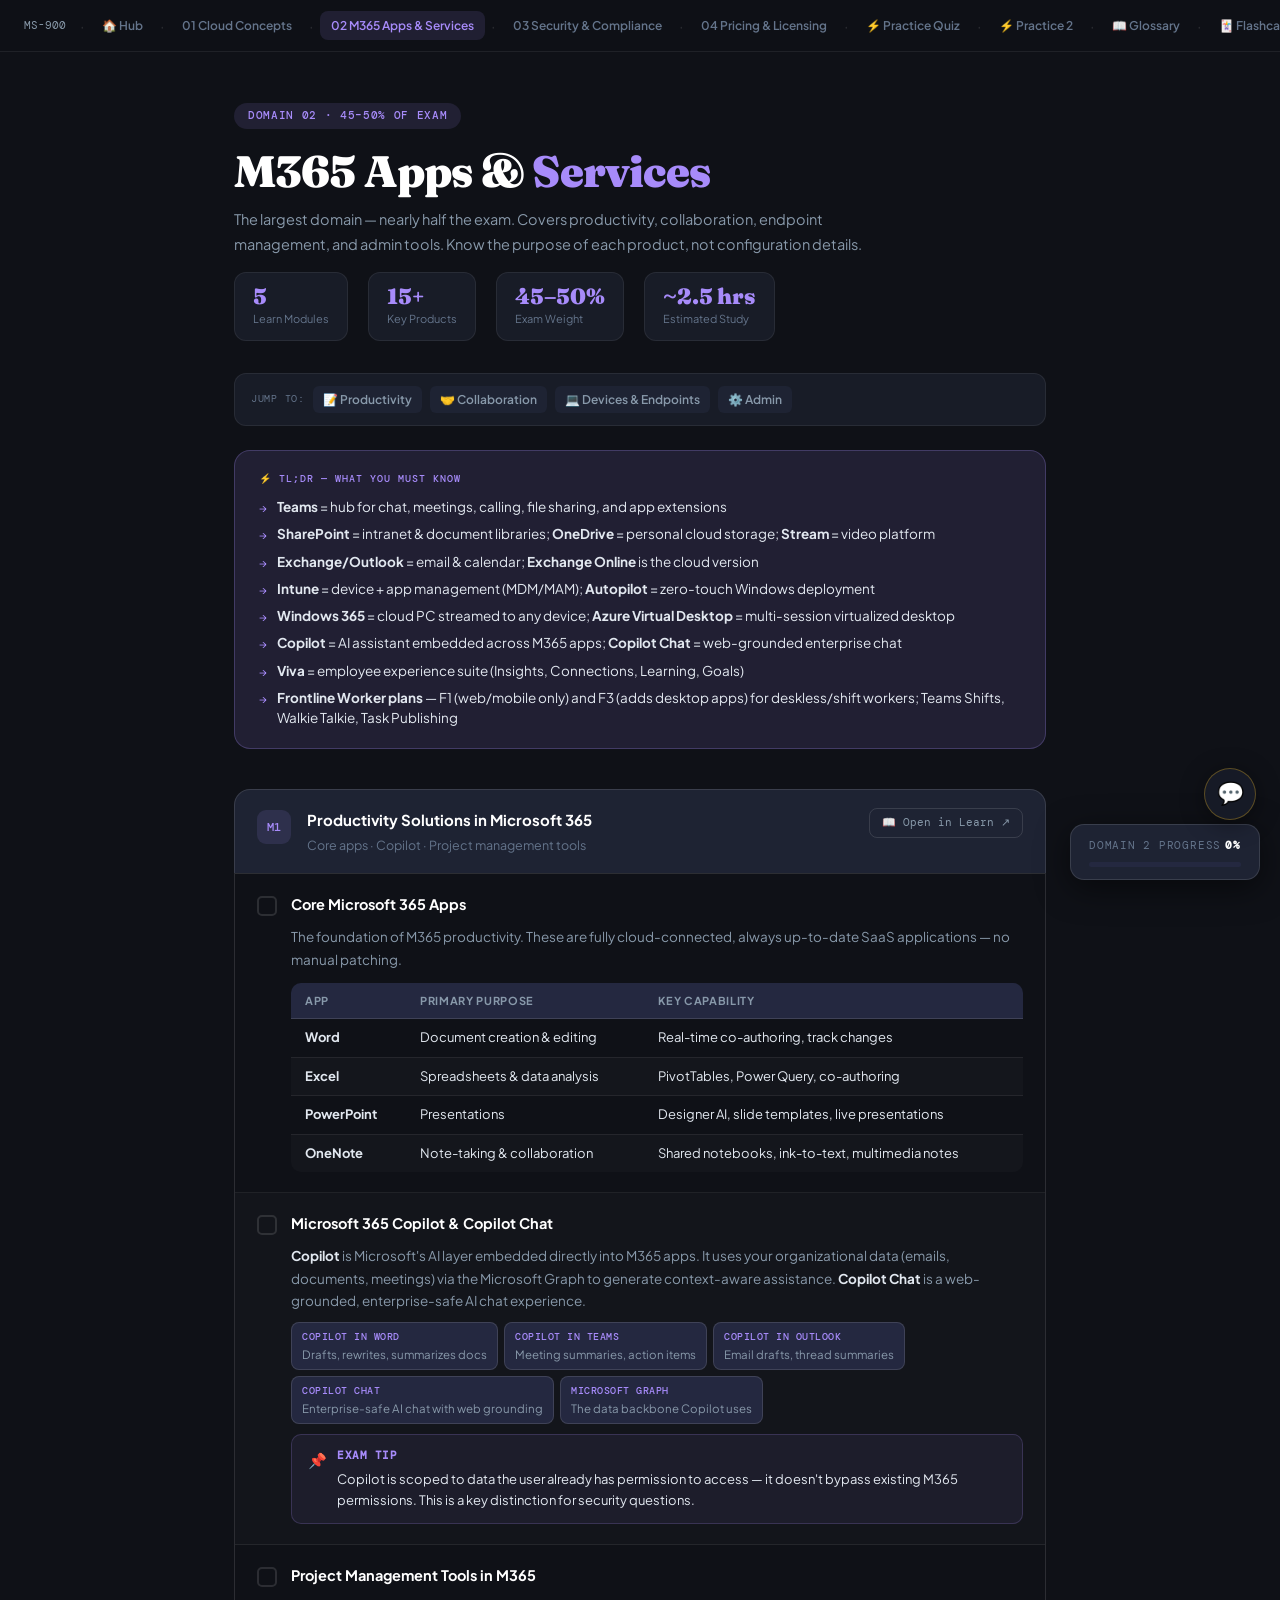
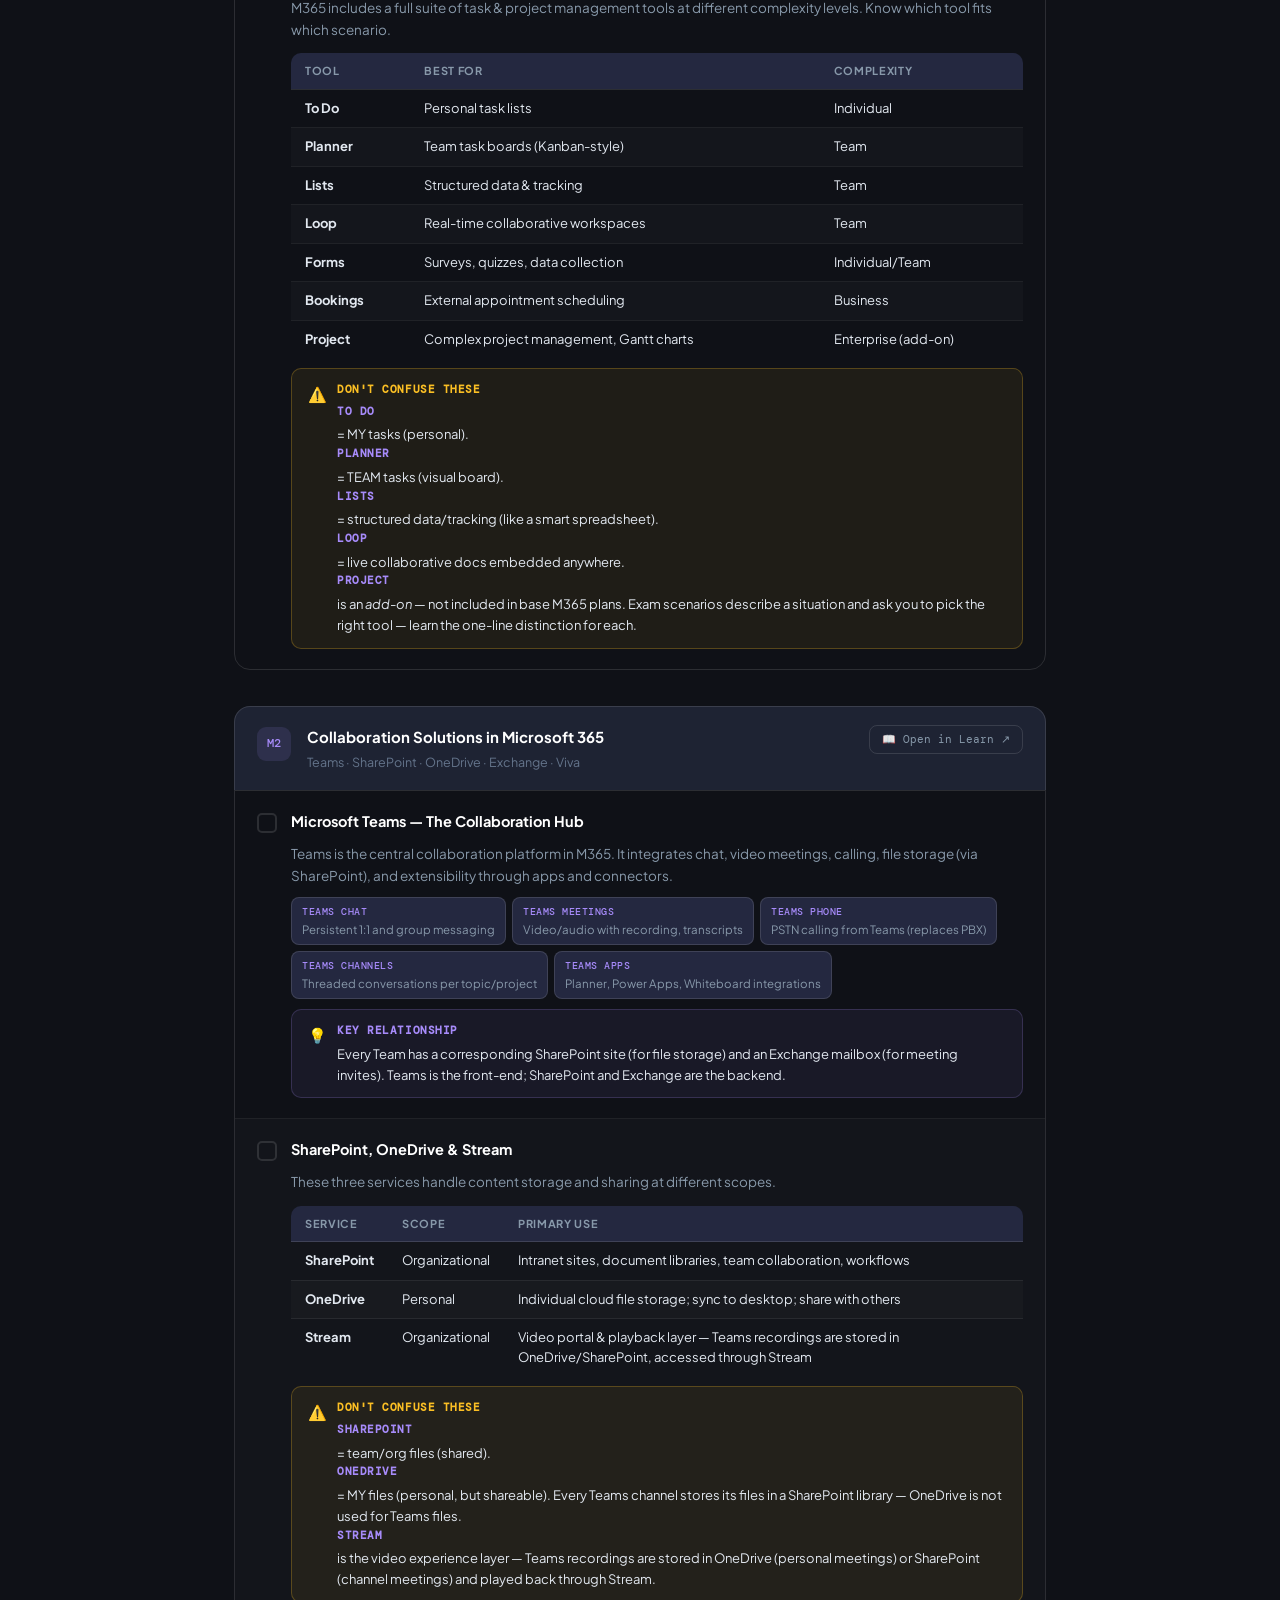
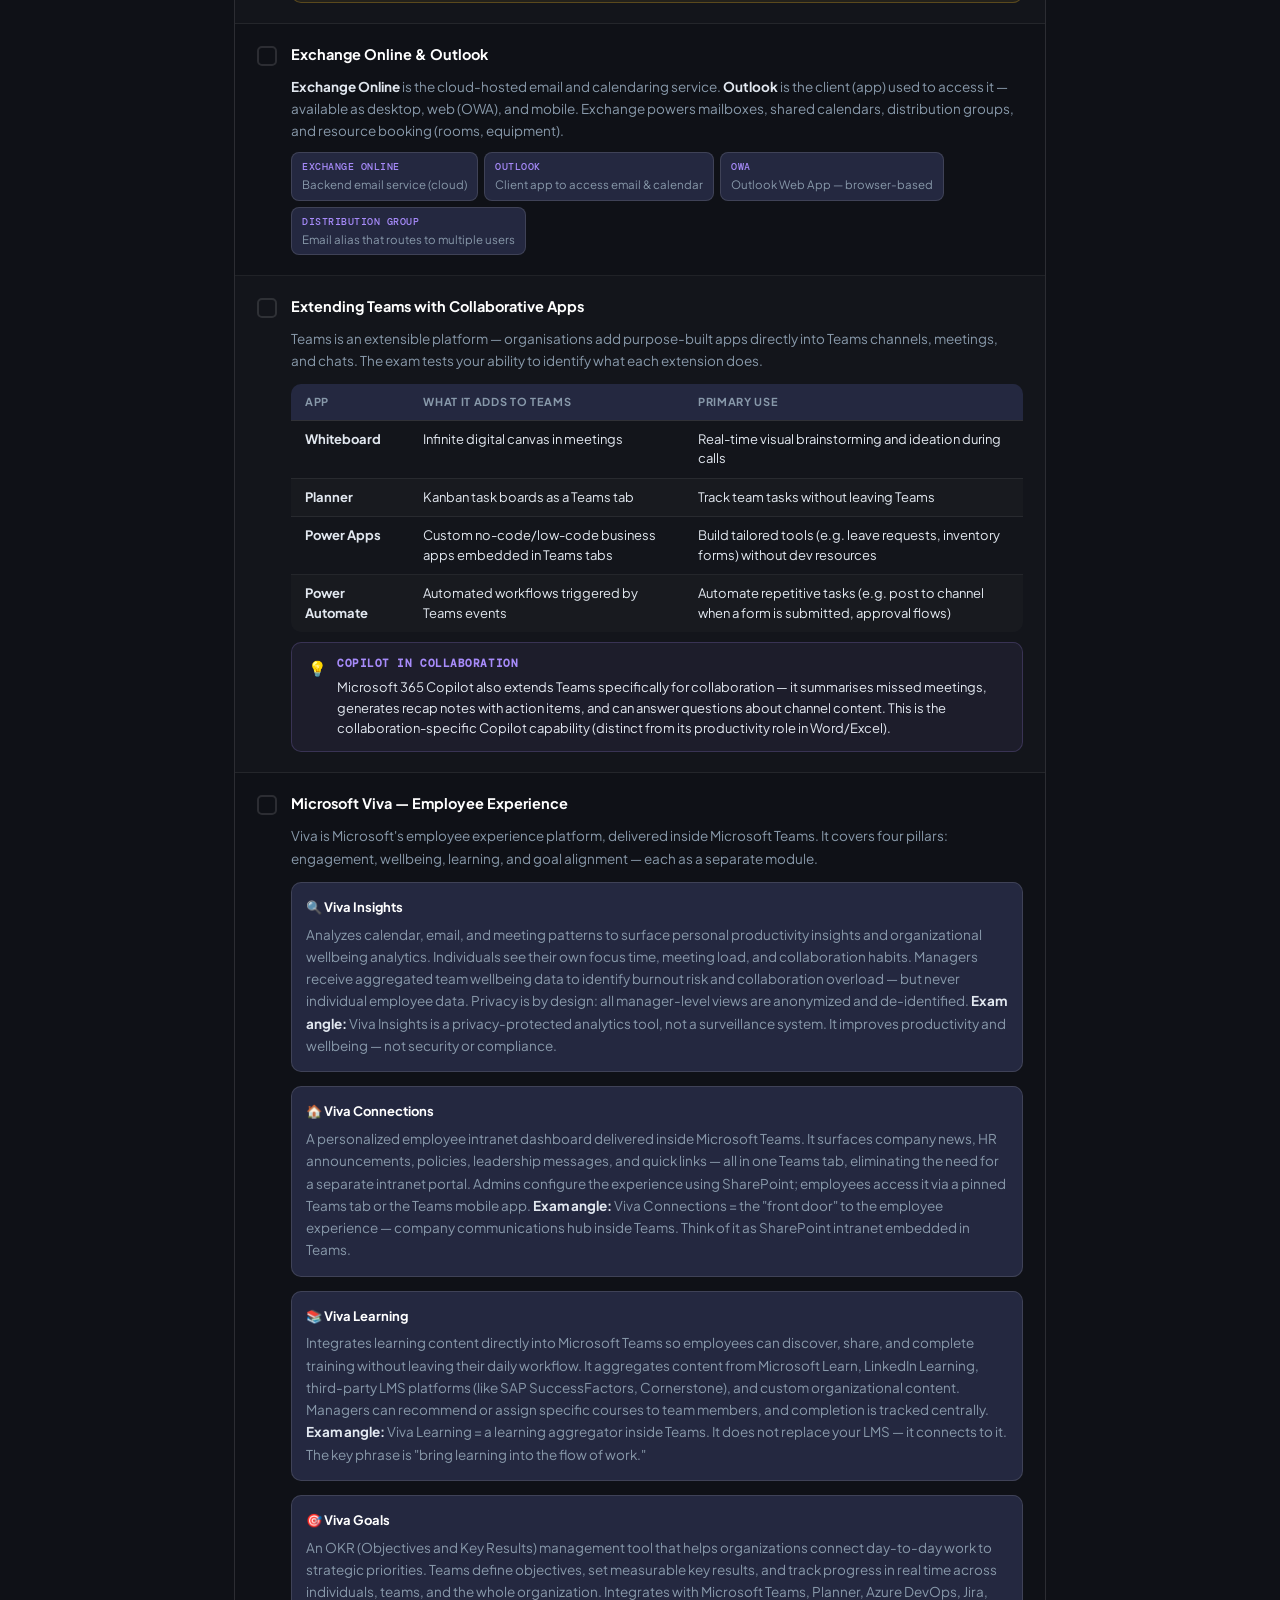
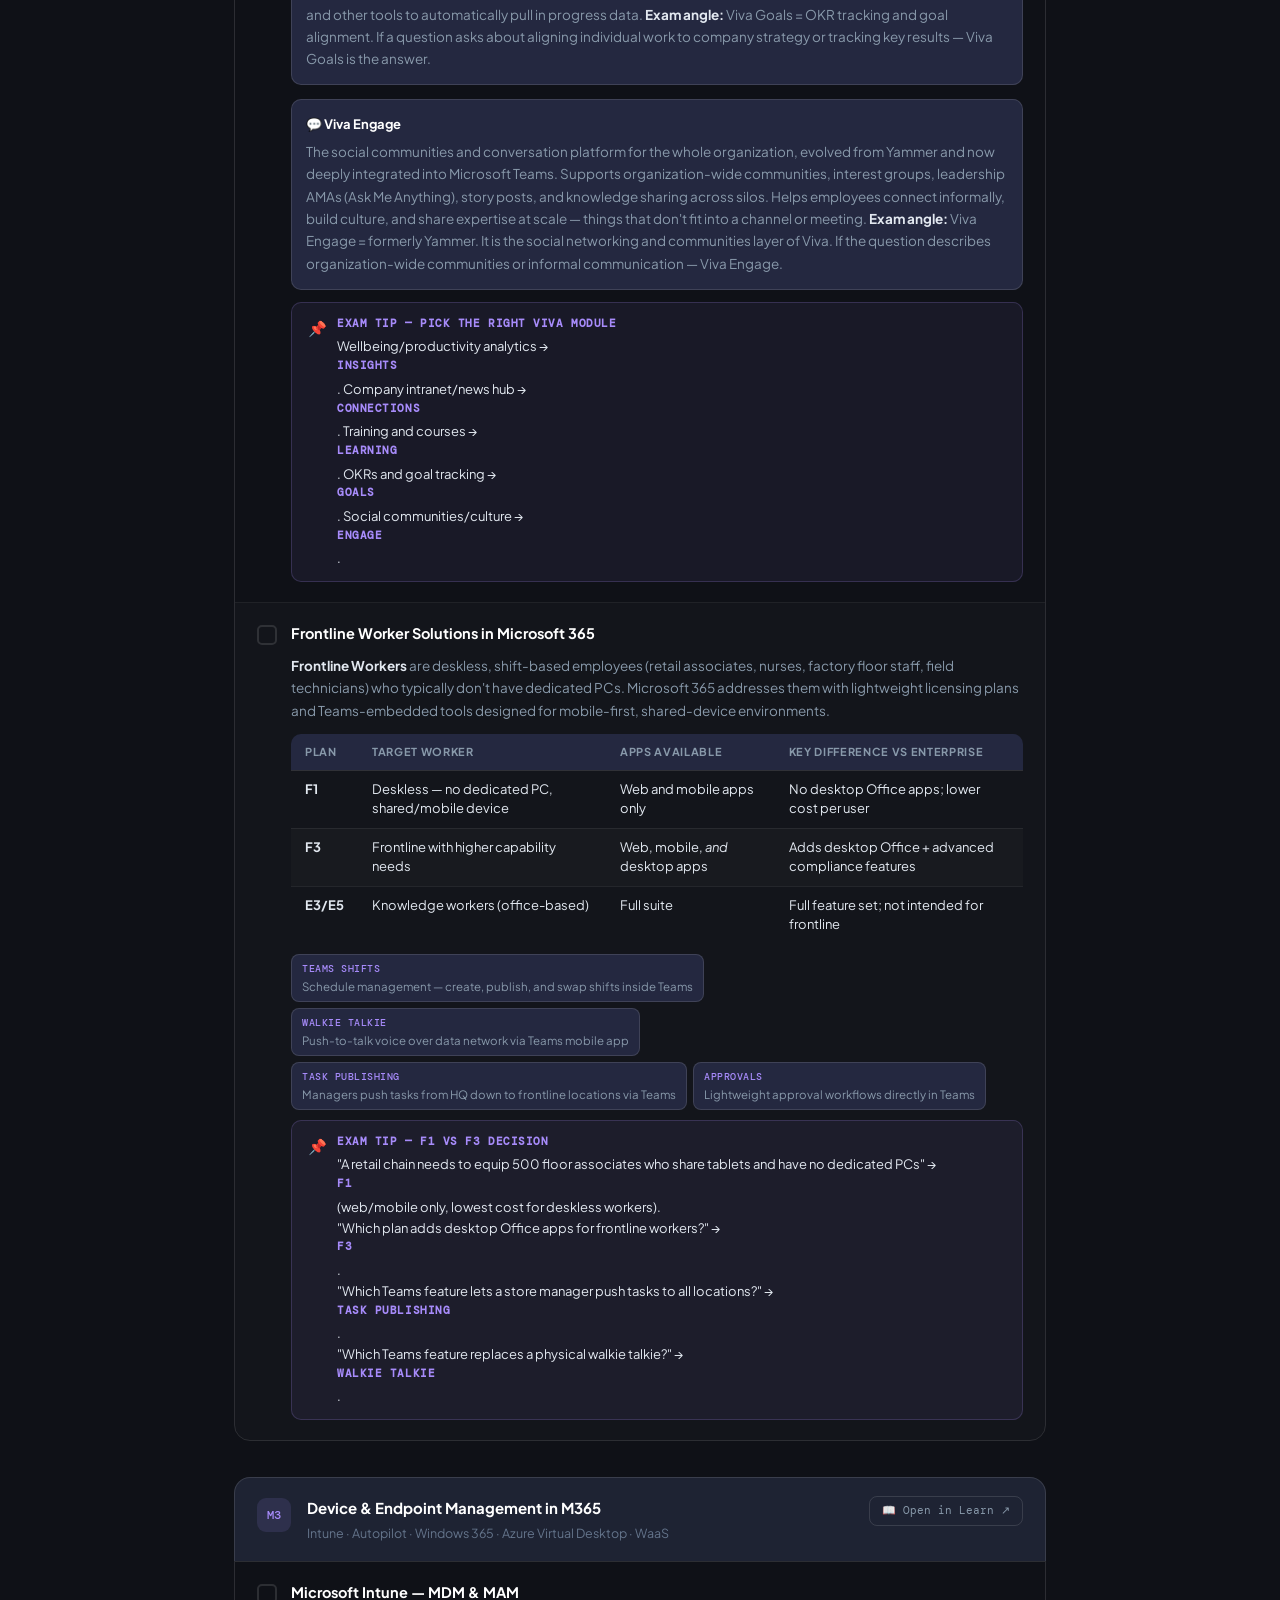
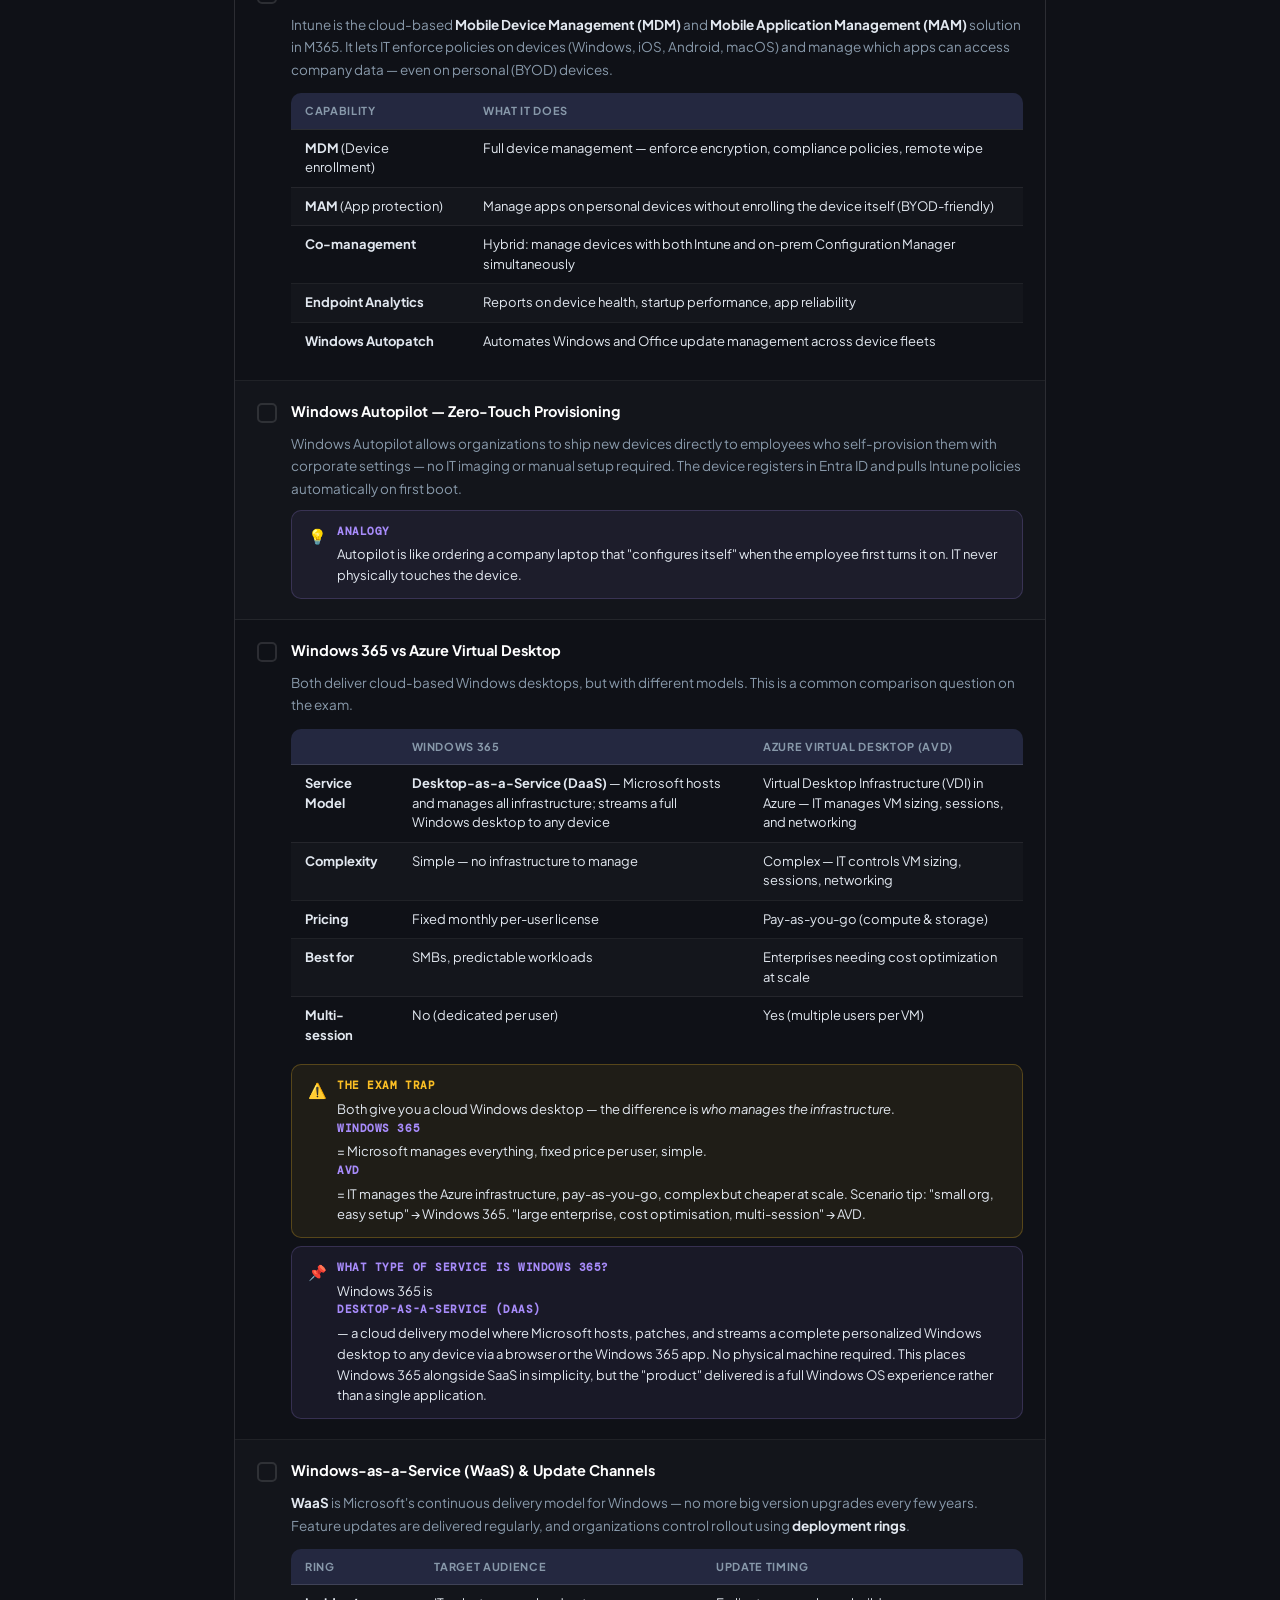
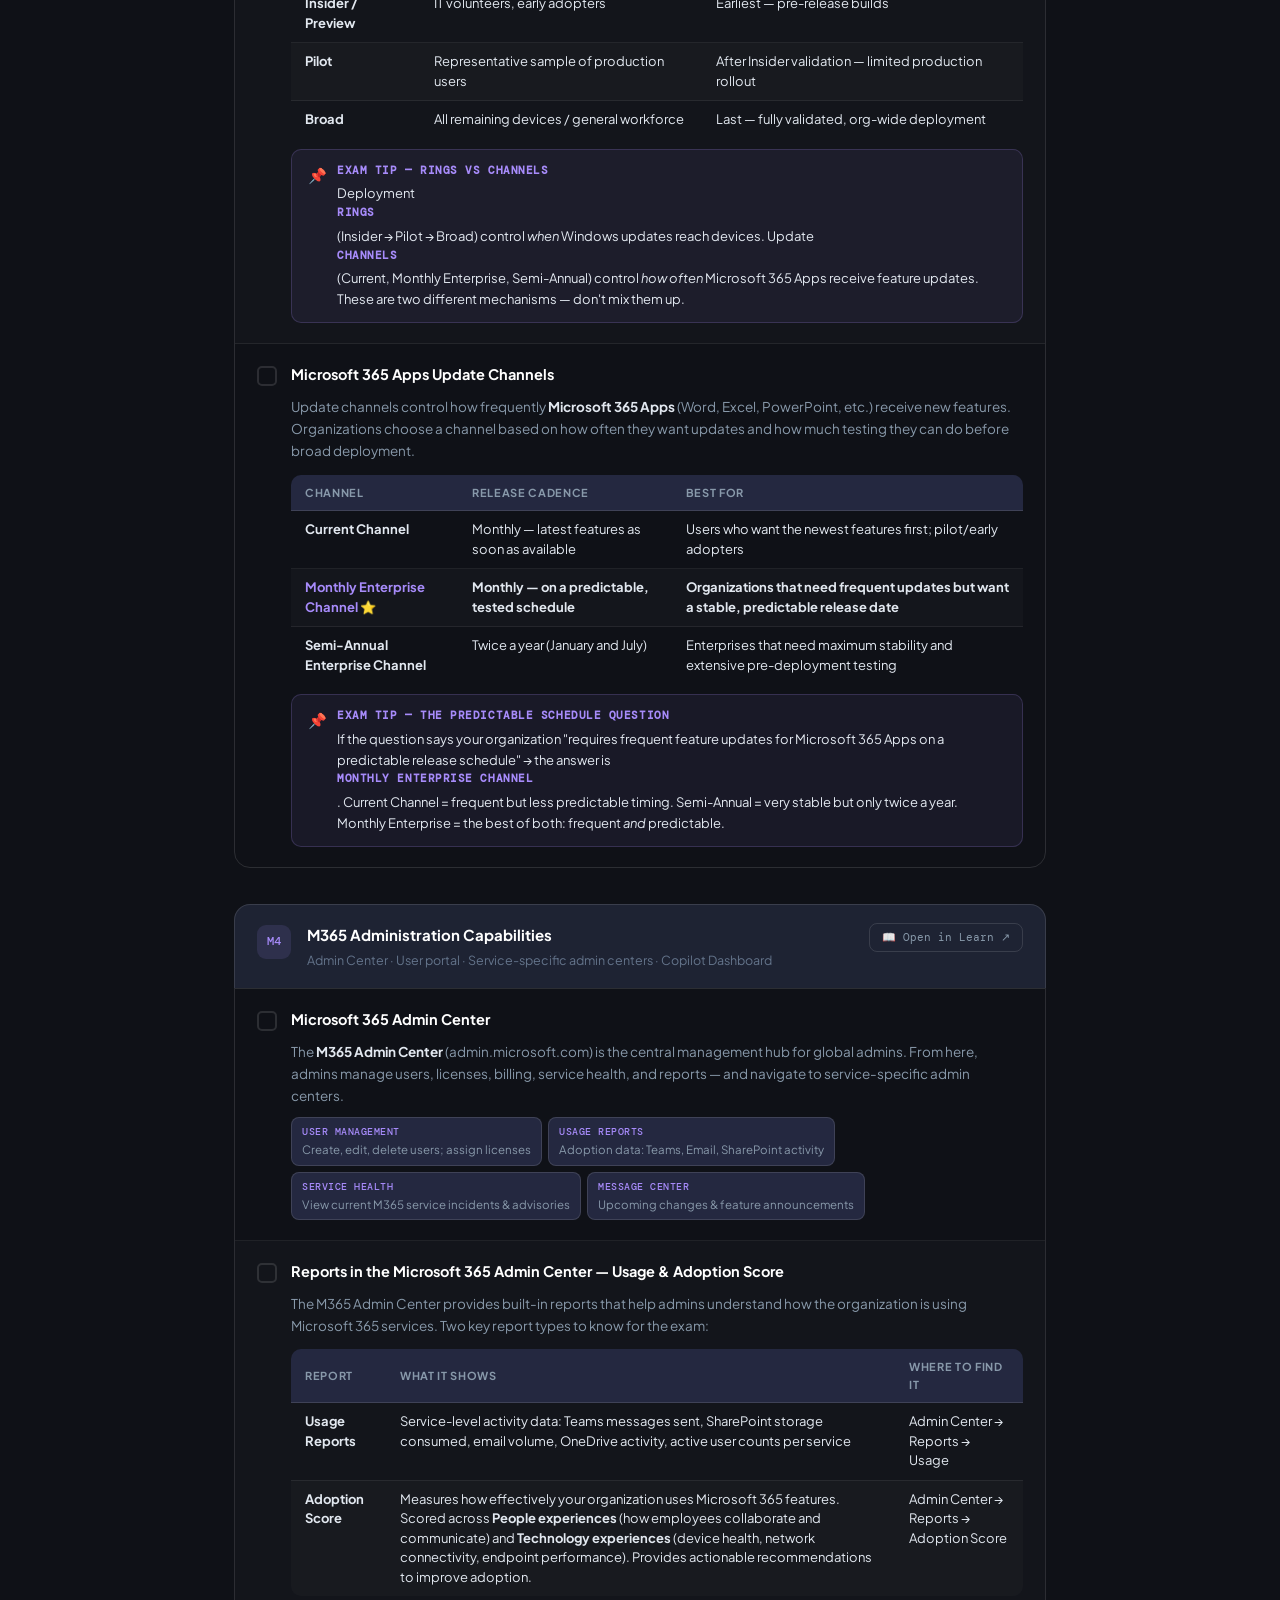
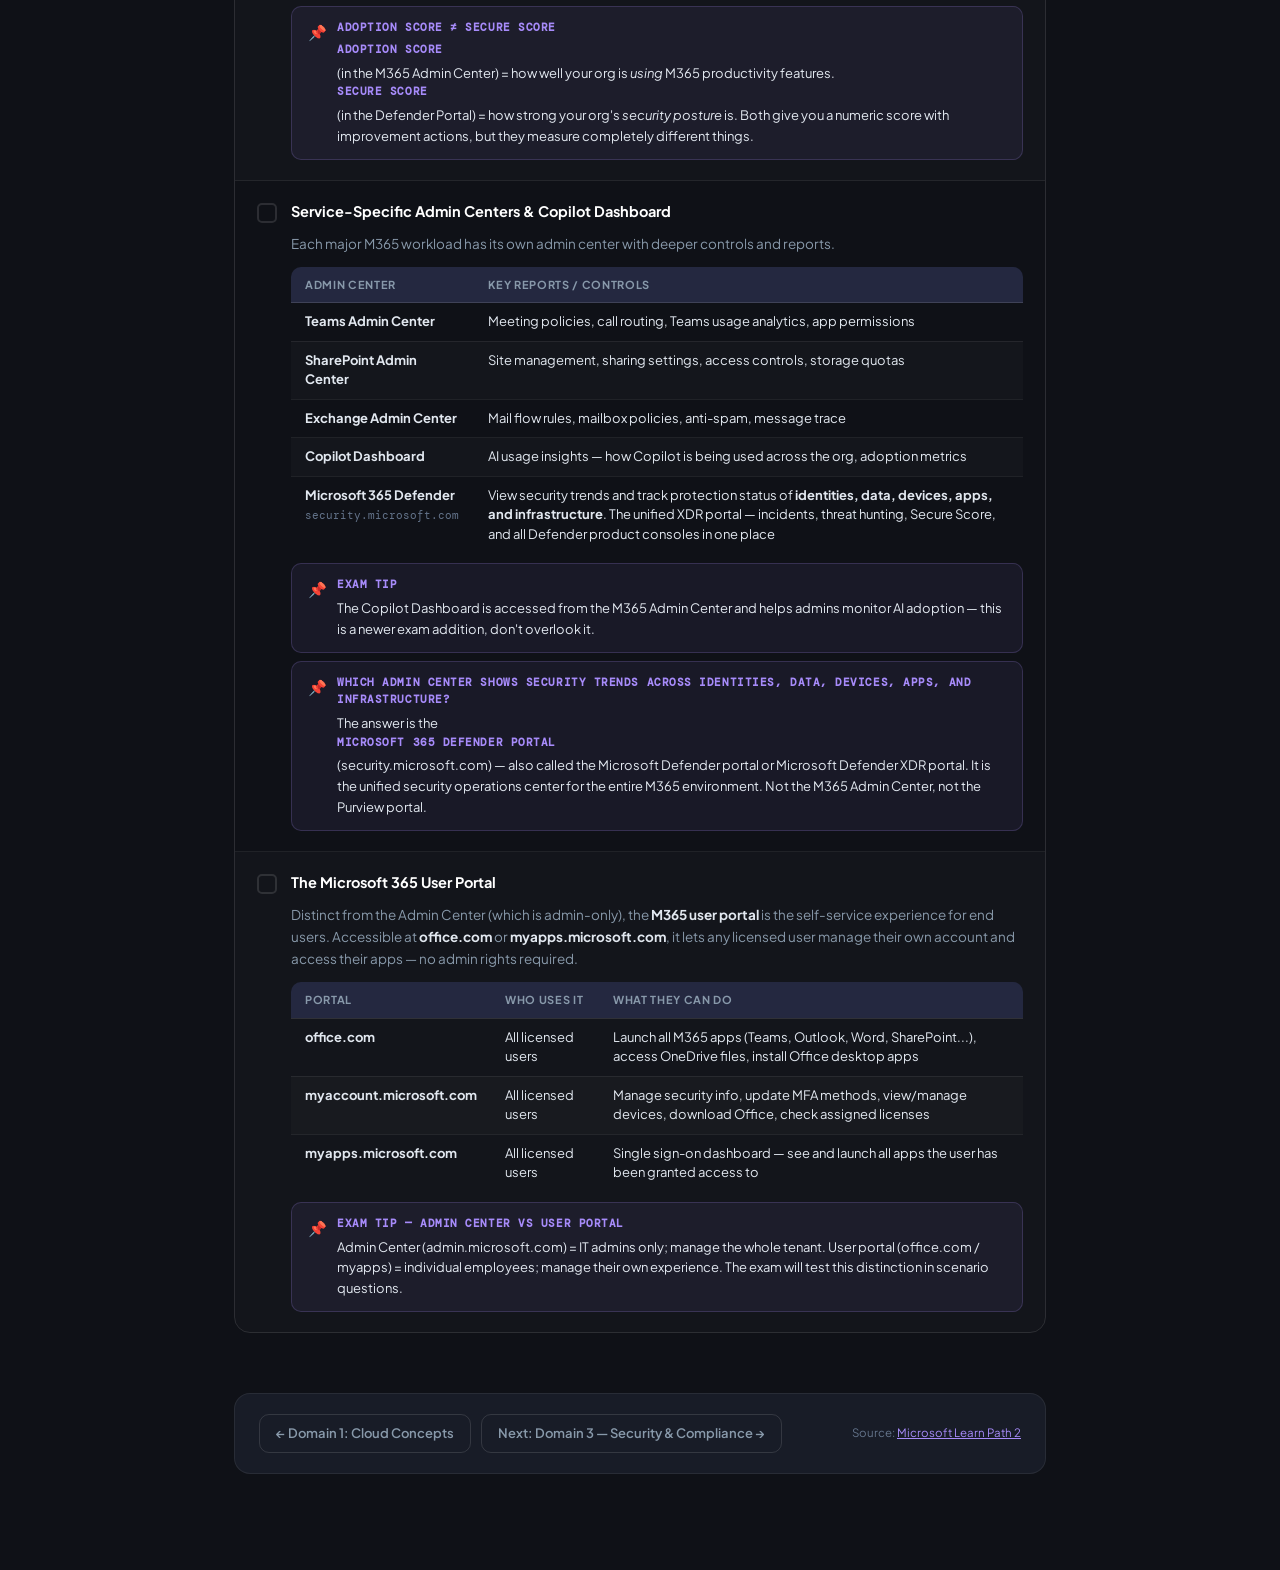
<file: ms900-domain2.html>
<!DOCTYPE html>
<html lang="en">
<head>
<meta charset="UTF-8">
<meta name="viewport" content="width=device-width, initial-scale=1.0">
<title>MS-900 | Domain 2: M365 Apps &amp; Services</title>
<link href="https://fonts.googleapis.com/css2?family=DM+Mono:wght@400;500&family=Fraunces:opsz,wght@9..144,400;9..144,700;9..144,900&family=Plus+Jakarta+Sans:wght@400;500;600;700&display=swap" rel="stylesheet">
<style>
:root{--bg:#0f1117;--surface:#181c27;--surface2:#1e2333;--surface3:#242840;--border:rgba(255,255,255,.07);--border2:rgba(255,255,255,.12);--text:#e2e8f0;--muted:#64748b;--muted2:#8899aa;--c:#a78bfa;--cs:rgba(167,139,250,.12);--ch:rgba(167,139,250,.2)}
*{box-sizing:border-box;margin:0;padding:0}html{scroll-behavior:smooth}
body{background:var(--bg);color:var(--text);font-family:'Plus Jakarta Sans',sans-serif;min-height:100vh;line-height:1.6}
.topnav{position:sticky;top:0;z-index:100;background:rgba(15,17,23,.95);backdrop-filter:blur(12px);border-bottom:1px solid var(--border);padding:0 24px;display:flex;align-items:center;gap:4px;height:52px;overflow-x:auto}
.topnav a{text-decoration:none;white-space:nowrap;font-size:12px;font-weight:600;padding:5px 11px;border-radius:8px;transition:all .2s;color:var(--muted)}
.topnav a:hover{background:var(--surface2);color:var(--text)}
.topnav a.active{background:var(--cs);color:var(--c)}
.topnav .brand{font-family:'DM Mono',monospace;font-size:11px;color:var(--muted2);margin-right:8px;flex-shrink:0}
.topnav .sep{color:var(--border2);margin:0 2px}
.page{max-width:860px;margin:0 auto;padding:48px 24px 96px}
.domain-pill{display:inline-flex;align-items:center;gap:6px;padding:4px 14px;border-radius:999px;font-family:'DM Mono',monospace;font-size:11px;font-weight:500;letter-spacing:.06em;text-transform:uppercase;background:var(--cs);color:var(--c);margin-bottom:18px}
h1{font-family:'Fraunces',serif;font-size:clamp(28px,5vw,44px);font-weight:900;line-height:1.1;letter-spacing:-.02em;color:#fff;margin-bottom:12px}
h1 em{font-style:normal;color:var(--c)}
.hero-sub{color:var(--muted2);font-size:14.5px;max-width:640px;line-height:1.7;margin-bottom:8px}
.hero-stats{display:flex;gap:20px;flex-wrap:wrap;margin-bottom:32px;margin-top:16px}
.stat{background:var(--surface);border:1px solid var(--border);border-radius:12px;padding:12px 18px;font-size:13px}
.stat-val{font-family:'Fraunces',serif;font-size:22px;font-weight:900;color:var(--c);line-height:1}
.stat-key{font-size:11px;color:var(--muted);margin-top:3px}
.tldr{background:var(--cs);border:1px solid rgba(167,139,250,.25);border-radius:16px;padding:20px 24px;margin-bottom:40px}
.tldr-label{font-family:'DM Mono',monospace;font-size:10px;font-weight:500;text-transform:uppercase;letter-spacing:.1em;color:var(--c);margin-bottom:10px}
.tldr ul{list-style:none;display:flex;flex-direction:column;gap:7px}
.tldr ul li{font-size:13.5px;padding-left:18px;position:relative;line-height:1.5}
.tldr ul li::before{content:'→';position:absolute;left:0;color:var(--c);font-size:11px;top:3px}
.module-wrap{margin-top:36px}
.module-header{display:flex;align-items:flex-start;gap:16px;padding:18px 22px;background:var(--surface2);border-radius:16px 16px 0 0;border:1px solid var(--border2);border-bottom:none}
.module-num{width:34px;height:34px;border-radius:9px;display:flex;align-items:center;justify-content:center;font-family:'DM Mono',monospace;font-size:12px;font-weight:500;flex-shrink:0;background:var(--cs);color:var(--c);margin-top:2px}
.module-title{font-size:15px;font-weight:700;color:#fff;margin-bottom:3px}
.module-desc{font-size:12.5px;color:var(--muted)}
.module-link{margin-left:auto;flex-shrink:0;font-size:11px;font-family:'DM Mono',monospace;text-decoration:none;padding:5px 12px;border-radius:8px;border:1px solid var(--border2);color:var(--muted2);transition:all .2s;white-space:nowrap;align-self:flex-start}
.module-link:hover{color:#fff;background:var(--surface3)}
.module-body{border:1px solid var(--border2);border-radius:0 0 16px 16px;overflow:hidden}
.concept{padding:20px 22px;border-bottom:1px solid var(--border)}
.concept:last-child{border-bottom:none}
.concept:nth-child(even){background:rgba(255,255,255,.015)}
.concept-top{display:flex;align-items:flex-start;gap:14px}
.skill-check{width:20px;height:20px;border-radius:5px;border:2px solid var(--border2);background:transparent;flex-shrink:0;cursor:pointer;margin-top:2px;appearance:none;-webkit-appearance:none;transition:all .2s;position:relative}
.skill-check:checked{background:var(--c);border-color:var(--c)}
.skill-check:checked::after{content:'✓';position:absolute;top:50%;left:50%;transform:translate(-50%,-50%);font-size:11px;font-weight:700;color:#fff}
.concept-title{font-size:14.5px;font-weight:700;color:#fff;line-height:1.4;flex:1}
.concept-body{padding-left:34px;margin-top:10px}
.concept-desc{font-size:13.5px;color:var(--muted2);line-height:1.65;margin-bottom:10px}
.concept-desc strong{color:var(--text)}
.compare-table{width:100%;border-collapse:collapse;font-size:13px;margin-top:12px;border-radius:10px;overflow:hidden}
.compare-table th{background:var(--surface3);padding:9px 14px;text-align:left;font-size:11px;font-weight:700;text-transform:uppercase;letter-spacing:.06em;color:var(--muted2);border-bottom:1px solid var(--border2)}
.compare-table td{padding:9px 14px;border-bottom:1px solid var(--border);color:var(--text);vertical-align:top;line-height:1.5}
.compare-table tr:last-child td{border-bottom:none}
.compare-table tr:nth-child(even) td{background:rgba(255,255,255,.02)}
.table-wrap{overflow-x:auto;-webkit-overflow-scrolling:touch;margin-top:12px}
.table-wrap .compare-table{margin-top:0;min-width:480px}
@media(max-width:600px){.compare-table th{padding:7px 10px;font-size:10px}.compare-table td{padding:7px 10px;font-size:12px}}
.callout{border-radius:10px;padding:12px 16px;font-size:13px;line-height:1.6;margin-top:10px;display:flex;gap:10px;align-items:flex-start;background:rgba(167,139,250,.07);border:1px solid rgba(167,139,250,.2)}
.callout-icon{font-size:15px;flex-shrink:0;margin-top:1px}
.callout-text{color:var(--text)}
.callout-text strong{display:block;font-size:11px;font-family:'DM Mono',monospace;text-transform:uppercase;letter-spacing:.05em;color:var(--c);margin-bottom:4px}
.key-terms{display:flex;flex-wrap:wrap;gap:6px;margin-top:10px}
.term{display:inline-flex;flex-direction:column;background:var(--surface3);border:1px solid var(--border2);border-radius:8px;padding:6px 10px;font-size:12px}
.term-key{font-family:'DM Mono',monospace;font-size:10px;font-weight:500;text-transform:uppercase;letter-spacing:.05em;color:var(--c);margin-bottom:2px}
.term-val{color:var(--muted2);font-size:11.5px;line-height:1.4}
.tag-list{display:flex;flex-wrap:wrap;gap:6px;margin-top:8px}
.tag{background:var(--surface3);border:1px solid var(--border2);border-radius:6px;padding:3px 9px;font-size:11.5px;color:var(--muted2);font-family:'DM Mono',monospace}
.progress-banner{position:fixed;bottom:20px;right:20px;background:var(--surface2);border:1px solid var(--border2);border-radius:14px;padding:12px 18px;min-width:190px;box-shadow:0 8px 32px rgba(0,0,0,.5);z-index:90}
.progress-label{font-size:11px;font-family:'DM Mono',monospace;color:var(--muted);text-transform:uppercase;letter-spacing:.07em;margin-bottom:7px;display:flex;justify-content:space-between}
.progress-label span{color:#fff;font-weight:700}
.progress-track{height:5px;background:var(--surface3);border-radius:999px;overflow:hidden}
.progress-fill{height:100%;border-radius:999px;background:var(--c);transition:width .4s ease;width:0%}
.page-footer{margin-top:60px;padding:20px 24px;background:var(--surface);border:1px solid var(--border);border-radius:16px;display:flex;align-items:center;justify-content:space-between;flex-wrap:wrap;gap:12px}
.footer-nav{display:flex;gap:10px;flex-wrap:wrap}
.footer-nav a{text-decoration:none;font-size:13px;font-weight:600;padding:8px 16px;border-radius:10px;border:1px solid var(--border2);color:var(--muted2);transition:all .2s}
.footer-nav a:hover{background:var(--surface2);color:#fff}
.footer-note{font-size:11.5px;color:var(--muted)}

.nav-done{color:#34d399;font-size:10px;font-weight:700}
.nav-started{color:#fbbf24;font-size:10px}
</style>
</head>
<body>

<nav class="topnav">
  <span class="brand">MS-900</span>
  <span class="sep">·</span>
  <a href="index.html">🏠 Hub</a>
  <span class="sep">·</span>
  <a href="ms900-domain1.html">01 Cloud Concepts</a>
  <span class="sep">·</span>
  <a href="ms900-domain2.html" class="active">02 M365 Apps &amp; Services</a>
  <span class="sep">·</span>
  <a href="ms900-domain3.html">03 Security &amp; Compliance</a>
  <span class="sep">·</span>
  <a href="ms900-domain4.html">04 Pricing &amp; Licensing</a>
  <span class="sep">·</span>
  <a href="ms900-practice.html">⚡ Practice Quiz</a>
  <span class="sep">·</span>
  <a href="ms900-practice2.html">⚡ Practice 2</a>
  <span class="sep">·</span>
  <a href="ms900-glossary.html">📖 Glossary</a>
  <span class="sep">·</span>
  <a href="ms900-flashcards.html">🃏 Flashcards</a>
</nav>

<main class="page">

  <div class="domain-pill">Domain 02 · 45–50% of Exam</div>
  <h1>M365 Apps &amp; <em>Services</em></h1>
  <p class="hero-sub">The largest domain — nearly half the exam. Covers productivity, collaboration, endpoint management, and admin tools. Know the purpose of each product, not configuration details.</p>
  <div class="hero-stats">
    <div class="stat"><div class="stat-val">5</div><div class="stat-key">Learn Modules</div></div>
    <div class="stat"><div class="stat-val">15+</div><div class="stat-key">Key Products</div></div>
    <div class="stat"><div class="stat-val">45–50%</div><div class="stat-key">Exam Weight</div></div>
    <div class="stat"><div class="stat-val">~2.5 hrs</div><div class="stat-key">Estimated Study</div></div>
  </div>

  <!-- IN-PAGE JUMP BAR -->
  <div style="display:flex;gap:8px;flex-wrap:wrap;margin-bottom:24px;padding:12px 16px;background:var(--surface);border:1px solid var(--border);border-radius:12px;align-items:center">
    <span style="font-family:'DM Mono',monospace;font-size:10px;color:var(--muted);text-transform:uppercase;letter-spacing:.07em;flex-shrink:0">Jump to:</span>
    <a href="#m1-productivity" style="font-size:12px;font-weight:600;color:var(--muted2);text-decoration:none;padding:4px 10px;border-radius:6px;background:var(--surface2);transition:color .2s" onmouseover="this.style.color='#fff'" onmouseout="this.style.color=''">📝 Productivity</a>
    <a href="#m2-collaboration" style="font-size:12px;font-weight:600;color:var(--muted2);text-decoration:none;padding:4px 10px;border-radius:6px;background:var(--surface2);transition:color .2s" onmouseover="this.style.color='#fff'" onmouseout="this.style.color=''">🤝 Collaboration</a>
    <a href="#m3-devices" style="font-size:12px;font-weight:600;color:var(--muted2);text-decoration:none;padding:4px 10px;border-radius:6px;background:var(--surface2);transition:color .2s" onmouseover="this.style.color='#fff'" onmouseout="this.style.color=''">💻 Devices &amp; Endpoints</a>
    <a href="#m4-admin" style="font-size:12px;font-weight:600;color:var(--muted2);text-decoration:none;padding:4px 10px;border-radius:6px;background:var(--surface2);transition:color .2s" onmouseover="this.style.color='#fff'" onmouseout="this.style.color=''">⚙️ Admin</a>
  </div>

  <div class="tldr">
    <div class="tldr-label">⚡ TL;DR — What You Must Know</div>
    <ul>
      <li><strong>Teams</strong> = hub for chat, meetings, calling, file sharing, and app extensions</li>
      <li><strong>SharePoint</strong> = intranet &amp; document libraries; <strong>OneDrive</strong> = personal cloud storage; <strong>Stream</strong> = video platform</li>
      <li><strong>Exchange/Outlook</strong> = email &amp; calendar; <strong>Exchange Online</strong> is the cloud version</li>
      <li><strong>Intune</strong> = device + app management (MDM/MAM); <strong>Autopilot</strong> = zero-touch Windows deployment</li>
      <li><strong>Windows 365</strong> = cloud PC streamed to any device; <strong>Azure Virtual Desktop</strong> = multi-session virtualized desktop</li>
      <li><strong>Copilot</strong> = AI assistant embedded across M365 apps; <strong>Copilot Chat</strong> = web-grounded enterprise chat</li>
      <li><strong>Viva</strong> = employee experience suite (Insights, Connections, Learning, Goals)</li>
      <li><strong>Frontline Worker plans</strong> — F1 (web/mobile only) and F3 (adds desktop apps) for deskless/shift workers; Teams Shifts, Walkie Talkie, Task Publishing</li>
    </ul>
  </div>

  <!-- MODULE: Productivity -->
  <div class="module-wrap" id="m1-productivity">
    <div class="module-header">
      <div class="module-num">M1</div>
      <div>
        <div class="module-title">Productivity Solutions in Microsoft 365</div>
        <div class="module-desc">Core apps · Copilot · Project management tools</div>
      </div>
      <a class="module-link" href="https://learn.microsoft.com/en-us/training/modules/describe-productivity-solutions-microsoft-365/" target="_blank">📖 Open in Learn ↗</a>
    </div>
    <div class="module-body">

      <div class="concept">
        <div class="concept-top">
          <input type="checkbox" class="skill-check" data-skill="1">
          <div class="concept-title">Core Microsoft 365 Apps</div>
        </div>
        <div class="concept-body">
          <p class="concept-desc">The foundation of M365 productivity. These are fully cloud-connected, always up-to-date SaaS applications — no manual patching.</p>
          <div class="table-wrap"><table class="compare-table">
            <thead><tr><th>App</th><th>Primary Purpose</th><th>Key Capability</th></tr></thead>
            <tbody>
              <tr><td><strong>Word</strong></td><td>Document creation &amp; editing</td><td>Real-time co-authoring, track changes</td></tr>
              <tr><td><strong>Excel</strong></td><td>Spreadsheets &amp; data analysis</td><td>PivotTables, Power Query, co-authoring</td></tr>
              <tr><td><strong>PowerPoint</strong></td><td>Presentations</td><td>Designer AI, slide templates, live presentations</td></tr>
              <tr><td><strong>OneNote</strong></td><td>Note-taking &amp; collaboration</td><td>Shared notebooks, ink-to-text, multimedia notes</td></tr>
            </tbody>
          </table></div>
        </div>
      </div>

      <div class="concept">
        <div class="concept-top">
          <input type="checkbox" class="skill-check" data-skill="2">
          <div class="concept-title">Microsoft 365 Copilot &amp; Copilot Chat</div>
        </div>
        <div class="concept-body">
          <p class="concept-desc"><strong>Copilot</strong> is Microsoft's AI layer embedded directly into M365 apps. It uses your organizational data (emails, documents, meetings) via the Microsoft Graph to generate context-aware assistance. <strong>Copilot Chat</strong> is a web-grounded, enterprise-safe AI chat experience.</p>
          <div class="key-terms">
            <div class="term"><span class="term-key">Copilot in Word</span><span class="term-val">Drafts, rewrites, summarizes docs</span></div>
            <div class="term"><span class="term-key">Copilot in Teams</span><span class="term-val">Meeting summaries, action items</span></div>
            <div class="term"><span class="term-key">Copilot in Outlook</span><span class="term-val">Email drafts, thread summaries</span></div>
            <div class="term"><span class="term-key">Copilot Chat</span><span class="term-val">Enterprise-safe AI chat with web grounding</span></div>
            <div class="term"><span class="term-key">Microsoft Graph</span><span class="term-val">The data backbone Copilot uses</span></div>
          </div>
          <div class="callout">
            <span class="callout-icon">📌</span>
            <div class="callout-text"><strong>Exam tip</strong>Copilot is scoped to data the user already has permission to access — it doesn't bypass existing M365 permissions. This is a key distinction for security questions.</div>
          </div>
        </div>
      </div>

      <div class="concept">
        <div class="concept-top">
          <input type="checkbox" class="skill-check" data-skill="3">
          <div class="concept-title">Project Management Tools in M365</div>
        </div>
        <div class="concept-body">
          <p class="concept-desc">M365 includes a full suite of task &amp; project management tools at different complexity levels. Know which tool fits which scenario.</p>
          <div class="table-wrap"><table class="compare-table">
            <thead><tr><th>Tool</th><th>Best For</th><th>Complexity</th></tr></thead>
            <tbody>
              <tr><td><strong>To Do</strong></td><td>Personal task lists</td><td>Individual</td></tr>
              <tr><td><strong>Planner</strong></td><td>Team task boards (Kanban-style)</td><td>Team</td></tr>
              <tr><td><strong>Lists</strong></td><td>Structured data &amp; tracking</td><td>Team</td></tr>
              <tr><td><strong>Loop</strong></td><td>Real-time collaborative workspaces</td><td>Team</td></tr>
              <tr><td><strong>Forms</strong></td><td>Surveys, quizzes, data collection</td><td>Individual/Team</td></tr>
              <tr><td><strong>Bookings</strong></td><td>External appointment scheduling</td><td>Business</td></tr>
              <tr><td><strong>Project</strong></td><td>Complex project management, Gantt charts</td><td>Enterprise (add-on)</td></tr>
            </tbody>
          </table></div>
          <div class="callout" style="background:rgba(251,191,36,.07);border-color:rgba(251,191,36,.25)">
            <span class="callout-icon">⚠️</span>
            <div class="callout-text"><strong style="color:#fbbf24">Don't confuse these</strong>
            <strong>To Do</strong> = MY tasks (personal). <strong>Planner</strong> = TEAM tasks (visual board). <strong>Lists</strong> = structured data/tracking (like a smart spreadsheet). <strong>Loop</strong> = live collaborative docs embedded anywhere. <strong>Project</strong> is an <em>add-on</em> — not included in base M365 plans. Exam scenarios describe a situation and ask you to pick the right tool — learn the one-line distinction for each.</div>
          </div>
        </div>
      </div>

    </div>
  </div>

  <!-- MODULE: Collaboration -->
  <div class="module-wrap" id="m2-collaboration">
    <div class="module-header">
      <div class="module-num">M2</div>
      <div>
        <div class="module-title">Collaboration Solutions in Microsoft 365</div>
        <div class="module-desc">Teams · SharePoint · OneDrive · Exchange · Viva</div>
      </div>
      <a class="module-link" href="https://learn.microsoft.com/en-us/training/modules/describe-collaboration-solutions-microsoft-365/" target="_blank">📖 Open in Learn ↗</a>
    </div>
    <div class="module-body">

      <div class="concept">
        <div class="concept-top">
          <input type="checkbox" class="skill-check" data-skill="4">
          <div class="concept-title">Microsoft Teams — The Collaboration Hub</div>
        </div>
        <div class="concept-body">
          <p class="concept-desc">Teams is the central collaboration platform in M365. It integrates chat, video meetings, calling, file storage (via SharePoint), and extensibility through apps and connectors.</p>
          <div class="key-terms">
            <div class="term"><span class="term-key">Teams Chat</span><span class="term-val">Persistent 1:1 and group messaging</span></div>
            <div class="term"><span class="term-key">Teams Meetings</span><span class="term-val">Video/audio with recording, transcripts</span></div>
            <div class="term"><span class="term-key">Teams Phone</span><span class="term-val">PSTN calling from Teams (replaces PBX)</span></div>
            <div class="term"><span class="term-key">Teams Channels</span><span class="term-val">Threaded conversations per topic/project</span></div>
            <div class="term"><span class="term-key">Teams Apps</span><span class="term-val">Planner, Power Apps, Whiteboard integrations</span></div>
          </div>
          <div class="callout">
            <span class="callout-icon">💡</span>
            <div class="callout-text"><strong>Key relationship</strong>Every Team has a corresponding SharePoint site (for file storage) and an Exchange mailbox (for meeting invites). Teams is the front-end; SharePoint and Exchange are the backend.</div>
          </div>
        </div>
      </div>

      <div class="concept">
        <div class="concept-top">
          <input type="checkbox" class="skill-check" data-skill="5">
          <div class="concept-title">SharePoint, OneDrive &amp; Stream</div>
        </div>
        <div class="concept-body">
          <p class="concept-desc">These three services handle content storage and sharing at different scopes.</p>
          <div class="table-wrap"><table class="compare-table">
            <thead><tr><th>Service</th><th>Scope</th><th>Primary Use</th></tr></thead>
            <tbody>
              <tr><td><strong>SharePoint</strong></td><td>Organizational</td><td>Intranet sites, document libraries, team collaboration, workflows</td></tr>
              <tr><td><strong>OneDrive</strong></td><td>Personal</td><td>Individual cloud file storage; sync to desktop; share with others</td></tr>
              <tr><td><strong>Stream</strong></td><td>Organizational</td><td>Video portal &amp; playback layer — Teams recordings are stored in OneDrive/SharePoint, accessed through Stream</td></tr>
            </tbody>
          </table></div>
          <div class="callout" style="background:rgba(251,191,36,.07);border-color:rgba(251,191,36,.25)">
            <span class="callout-icon">⚠️</span>
            <div class="callout-text"><strong style="color:#fbbf24">Don't confuse these</strong><strong>SharePoint</strong> = team/org files (shared). <strong>OneDrive</strong> = MY files (personal, but shareable). Every Teams channel stores its files in a SharePoint library — OneDrive is not used for Teams files. <strong>Stream</strong> is the video experience layer — Teams recordings are stored in OneDrive (personal meetings) or SharePoint (channel meetings) and played back through Stream.</div>
          </div>
        </div>
      </div>

      <div class="concept">
        <div class="concept-top">
          <input type="checkbox" class="skill-check" data-skill="6">
          <div class="concept-title">Exchange Online &amp; Outlook</div>
        </div>
        <div class="concept-body">
          <p class="concept-desc"><strong>Exchange Online</strong> is the cloud-hosted email and calendaring service. <strong>Outlook</strong> is the client (app) used to access it — available as desktop, web (OWA), and mobile. Exchange powers mailboxes, shared calendars, distribution groups, and resource booking (rooms, equipment).</p>
          <div class="key-terms">
            <div class="term"><span class="term-key">Exchange Online</span><span class="term-val">Backend email service (cloud)</span></div>
            <div class="term"><span class="term-key">Outlook</span><span class="term-val">Client app to access email &amp; calendar</span></div>
            <div class="term"><span class="term-key">OWA</span><span class="term-val">Outlook Web App — browser-based</span></div>
            <div class="term"><span class="term-key">Distribution Group</span><span class="term-val">Email alias that routes to multiple users</span></div>
          </div>
        </div>
      </div>

      <div class="concept">
        <div class="concept-top">
          <input type="checkbox" class="skill-check" data-skill="6b">
          <div class="concept-title">Extending Teams with Collaborative Apps</div>
        </div>
        <div class="concept-body">
          <p class="concept-desc">Teams is an extensible platform — organisations add purpose-built apps directly into Teams channels, meetings, and chats. The exam tests your ability to identify what each extension does.</p>
          <div class="table-wrap"><table class="compare-table">
            <thead><tr><th>App</th><th>What It Adds to Teams</th><th>Primary Use</th></tr></thead>
            <tbody>
              <tr><td><strong>Whiteboard</strong></td><td>Infinite digital canvas in meetings</td><td>Real-time visual brainstorming and ideation during calls</td></tr>
              <tr><td><strong>Planner</strong></td><td>Kanban task boards as a Teams tab</td><td>Track team tasks without leaving Teams</td></tr>
              <tr><td><strong>Power Apps</strong></td><td>Custom no-code/low-code business apps embedded in Teams tabs</td><td>Build tailored tools (e.g. leave requests, inventory forms) without dev resources</td></tr>
              <tr><td><strong>Power Automate</strong></td><td>Automated workflows triggered by Teams events</td><td>Automate repetitive tasks (e.g. post to channel when a form is submitted, approval flows)</td></tr>
            </tbody>
          </table></div>
          <div class="callout">
            <span class="callout-icon">💡</span>
            <div class="callout-text"><strong>Copilot in collaboration</strong>Microsoft 365 Copilot also extends Teams specifically for collaboration — it summarises missed meetings, generates recap notes with action items, and can answer questions about channel content. This is the collaboration-specific Copilot capability (distinct from its productivity role in Word/Excel).</div>
          </div>
        </div>
      </div>

      <div class="concept">
        <div class="concept-top">
          <input type="checkbox" class="skill-check" data-skill="7">
          <div class="concept-title">Microsoft Viva — Employee Experience</div>
        </div>
        <div class="concept-body">
          <p class="concept-desc">Viva is Microsoft's employee experience platform, delivered inside Microsoft Teams. It covers four pillars: engagement, wellbeing, learning, and goal alignment — each as a separate module.</p>

          <div style="display:flex;flex-direction:column;gap:14px;margin-top:12px">

            <div style="background:var(--surface3);border:1px solid var(--border2);border-radius:10px;padding:14px">
              <div style="font-size:13px;font-weight:700;color:#fff;margin-bottom:6px">🔍 Viva Insights</div>
              <p class="concept-desc" style="margin-bottom:0">Analyzes calendar, email, and meeting patterns to surface personal productivity insights and organizational wellbeing analytics. Individuals see their own focus time, meeting load, and collaboration habits. Managers receive aggregated team wellbeing data to identify burnout risk and collaboration overload — but never individual employee data. Privacy is by design: all manager-level views are anonymized and de-identified. <strong>Exam angle:</strong> Viva Insights is a privacy-protected analytics tool, not a surveillance system. It improves productivity and wellbeing — not security or compliance.</p>
            </div>

            <div style="background:var(--surface3);border:1px solid var(--border2);border-radius:10px;padding:14px">
              <div style="font-size:13px;font-weight:700;color:#fff;margin-bottom:6px">🏠 Viva Connections</div>
              <p class="concept-desc" style="margin-bottom:0">A personalized employee intranet dashboard delivered inside Microsoft Teams. It surfaces company news, HR announcements, policies, leadership messages, and quick links — all in one Teams tab, eliminating the need for a separate intranet portal. Admins configure the experience using SharePoint; employees access it via a pinned Teams tab or the Teams mobile app. <strong>Exam angle:</strong> Viva Connections = the "front door" to the employee experience — company communications hub inside Teams. Think of it as SharePoint intranet embedded in Teams.</p>
            </div>

            <div style="background:var(--surface3);border:1px solid var(--border2);border-radius:10px;padding:14px">
              <div style="font-size:13px;font-weight:700;color:#fff;margin-bottom:6px">📚 Viva Learning</div>
              <p class="concept-desc" style="margin-bottom:0">Integrates learning content directly into Microsoft Teams so employees can discover, share, and complete training without leaving their daily workflow. It aggregates content from Microsoft Learn, LinkedIn Learning, third-party LMS platforms (like SAP SuccessFactors, Cornerstone), and custom organizational content. Managers can recommend or assign specific courses to team members, and completion is tracked centrally. <strong>Exam angle:</strong> Viva Learning = a learning aggregator inside Teams. It does not replace your LMS — it connects to it. The key phrase is "bring learning into the flow of work."</p>
            </div>

            <div style="background:var(--surface3);border:1px solid var(--border2);border-radius:10px;padding:14px">
              <div style="font-size:13px;font-weight:700;color:#fff;margin-bottom:6px">🎯 Viva Goals</div>
              <p class="concept-desc" style="margin-bottom:0">An OKR (Objectives and Key Results) management tool that helps organizations connect day-to-day work to strategic priorities. Teams define objectives, set measurable key results, and track progress in real time across individuals, teams, and the whole organization. Integrates with Microsoft Teams, Planner, Azure DevOps, Jira, and other tools to automatically pull in progress data. <strong>Exam angle:</strong> Viva Goals = OKR tracking and goal alignment. If a question asks about aligning individual work to company strategy or tracking key results — Viva Goals is the answer.</p>
            </div>

            <div style="background:var(--surface3);border:1px solid var(--border2);border-radius:10px;padding:14px">
              <div style="font-size:13px;font-weight:700;color:#fff;margin-bottom:6px">💬 Viva Engage</div>
              <p class="concept-desc" style="margin-bottom:0">The social communities and conversation platform for the whole organization, evolved from Yammer and now deeply integrated into Microsoft Teams. Supports organization-wide communities, interest groups, leadership AMAs (Ask Me Anything), story posts, and knowledge sharing across silos. Helps employees connect informally, build culture, and share expertise at scale — things that don't fit into a channel or meeting. <strong>Exam angle:</strong> Viva Engage = formerly Yammer. It is the social networking and communities layer of Viva. If the question describes organization-wide communities or informal communication — Viva Engage.</p>
            </div>

          </div>

          <div class="callout" style="margin-top:12px">
            <span class="callout-icon">📌</span>
            <div class="callout-text"><strong>Exam tip — pick the right Viva module</strong>Wellbeing/productivity analytics → <strong>Insights</strong>. Company intranet/news hub → <strong>Connections</strong>. Training and courses → <strong>Learning</strong>. OKRs and goal tracking → <strong>Goals</strong>. Social communities/culture → <strong>Engage</strong>.</div>
          </div>
        </div>
      </div>

      <div class="concept">
        <div class="concept-top">
          <input type="checkbox" class="skill-check" data-skill="17">
          <div class="concept-title">Frontline Worker Solutions in Microsoft 365</div>
        </div>
        <div class="concept-body">
          <p class="concept-desc"><strong>Frontline Workers</strong> are deskless, shift-based employees (retail associates, nurses, factory floor staff, field technicians) who typically don't have dedicated PCs. Microsoft 365 addresses them with lightweight licensing plans and Teams-embedded tools designed for mobile-first, shared-device environments.</p>
          <div class="table-wrap"><table class="compare-table">
            <thead><tr><th>Plan</th><th>Target Worker</th><th>Apps Available</th><th>Key Difference vs Enterprise</th></tr></thead>
            <tbody>
              <tr><td><strong>F1</strong></td><td>Deskless — no dedicated PC, shared/mobile device</td><td>Web and mobile apps only</td><td>No desktop Office apps; lower cost per user</td></tr>
              <tr><td><strong>F3</strong></td><td>Frontline with higher capability needs</td><td>Web, mobile, <em>and</em> desktop apps</td><td>Adds desktop Office + advanced compliance features</td></tr>
              <tr><td><strong>E3/E5</strong></td><td>Knowledge workers (office-based)</td><td>Full suite</td><td>Full feature set; not intended for frontline</td></tr>
            </tbody>
          </table></div>
          <div class="key-terms">
            <div class="term"><span class="term-key">Teams Shifts</span><span class="term-val">Schedule management — create, publish, and swap shifts inside Teams</span></div>
            <div class="term"><span class="term-key">Walkie Talkie</span><span class="term-val">Push-to-talk voice over data network via Teams mobile app</span></div>
            <div class="term"><span class="term-key">Task Publishing</span><span class="term-val">Managers push tasks from HQ down to frontline locations via Teams</span></div>
            <div class="term"><span class="term-key">Approvals</span><span class="term-val">Lightweight approval workflows directly in Teams</span></div>
          </div>
          <div class="callout">
            <span class="callout-icon">📌</span>
            <div class="callout-text"><strong>Exam tip — F1 vs F3 decision</strong>
            "A retail chain needs to equip 500 floor associates who share tablets and have no dedicated PCs" → <strong>F1</strong> (web/mobile only, lowest cost for deskless workers).<br>
            "Which plan adds desktop Office apps for frontline workers?" → <strong>F3</strong>.<br>
            "Which Teams feature lets a store manager push tasks to all locations?" → <strong>Task Publishing</strong>.<br>
            "Which Teams feature replaces a physical walkie talkie?" → <strong>Walkie Talkie</strong>.</div>
          </div>
        </div>
      </div>

    </div>
  </div>

  <!-- MODULE: Endpoint Management -->
  <div class="module-wrap" id="m3-devices">
    <div class="module-header">
      <div class="module-num">M3</div>
      <div>
        <div class="module-title">Device &amp; Endpoint Management in M365</div>
        <div class="module-desc">Intune · Autopilot · Windows 365 · Azure Virtual Desktop · WaaS</div>
      </div>
      <a class="module-link" href="https://learn.microsoft.com/en-us/training/modules/describe-endpoint-modernization-management-concepts-deployment-options/" target="_blank">📖 Open in Learn ↗</a>
    </div>
    <div class="module-body">

      <div class="concept">
        <div class="concept-top">
          <input type="checkbox" class="skill-check" data-skill="8">
          <div class="concept-title">Microsoft Intune — MDM &amp; MAM</div>
        </div>
        <div class="concept-body">
          <p class="concept-desc">Intune is the cloud-based <strong>Mobile Device Management (MDM)</strong> and <strong>Mobile Application Management (MAM)</strong> solution in M365. It lets IT enforce policies on devices (Windows, iOS, Android, macOS) and manage which apps can access company data — even on personal (BYOD) devices.</p>
          <div class="table-wrap"><table class="compare-table">
            <thead><tr><th>Capability</th><th>What It Does</th></tr></thead>
            <tbody>
              <tr><td><strong>MDM</strong> (Device enrollment)</td><td>Full device management — enforce encryption, compliance policies, remote wipe</td></tr>
              <tr><td><strong>MAM</strong> (App protection)</td><td>Manage apps on personal devices without enrolling the device itself (BYOD-friendly)</td></tr>
              <tr><td><strong>Co-management</strong></td><td>Hybrid: manage devices with both Intune and on-prem Configuration Manager simultaneously</td></tr>
              <tr><td><strong>Endpoint Analytics</strong></td><td>Reports on device health, startup performance, app reliability</td></tr>
              <tr><td><strong>Windows Autopatch</strong></td><td>Automates Windows and Office update management across device fleets</td></tr>
            </tbody>
          </table></div>
        </div>
      </div>

      <div class="concept">
        <div class="concept-top">
          <input type="checkbox" class="skill-check" data-skill="9">
          <div class="concept-title">Windows Autopilot — Zero-Touch Provisioning</div>
        </div>
        <div class="concept-body">
          <p class="concept-desc">Windows Autopilot allows organizations to ship new devices directly to employees who self-provision them with corporate settings — no IT imaging or manual setup required. The device registers in Entra ID and pulls Intune policies automatically on first boot.</p>
          <div class="callout">
            <span class="callout-icon">💡</span>
            <div class="callout-text"><strong>Analogy</strong>Autopilot is like ordering a company laptop that "configures itself" when the employee first turns it on. IT never physically touches the device.</div>
          </div>
        </div>
      </div>

      <div class="concept">
        <div class="concept-top">
          <input type="checkbox" class="skill-check" data-skill="10">
          <div class="concept-title">Windows 365 vs Azure Virtual Desktop</div>
        </div>
        <div class="concept-body">
          <p class="concept-desc">Both deliver cloud-based Windows desktops, but with different models. This is a common comparison question on the exam.</p>
          <div class="table-wrap"><table class="compare-table">
            <thead><tr><th></th><th>Windows 365</th><th>Azure Virtual Desktop (AVD)</th></tr></thead>
            <tbody>
              <tr><td><strong>Service Model</strong></td><td><strong>Desktop-as-a-Service (DaaS)</strong> — Microsoft hosts and manages all infrastructure; streams a full Windows desktop to any device</td><td>Virtual Desktop Infrastructure (VDI) in Azure — IT manages VM sizing, sessions, and networking</td></tr>
              <tr><td><strong>Complexity</strong></td><td>Simple — no infrastructure to manage</td><td>Complex — IT controls VM sizing, sessions, networking</td></tr>
              <tr><td><strong>Pricing</strong></td><td>Fixed monthly per-user license</td><td>Pay-as-you-go (compute &amp; storage)</td></tr>
              <tr><td><strong>Best for</strong></td><td>SMBs, predictable workloads</td><td>Enterprises needing cost optimization at scale</td></tr>
              <tr><td><strong>Multi-session</strong></td><td>No (dedicated per user)</td><td>Yes (multiple users per VM)</td></tr>
            </tbody>
          </table></div>
          <div class="callout" style="background:rgba(251,191,36,.07);border-color:rgba(251,191,36,.25)">
            <span class="callout-icon">⚠️</span>
            <div class="callout-text"><strong style="color:#fbbf24">The exam trap</strong>Both give you a cloud Windows desktop — the difference is <em>who manages the infrastructure</em>. <strong>Windows 365</strong> = Microsoft manages everything, fixed price per user, simple. <strong>AVD</strong> = IT manages the Azure infrastructure, pay-as-you-go, complex but cheaper at scale. Scenario tip: "small org, easy setup" → Windows 365. "large enterprise, cost optimisation, multi-session" → AVD.</div>
          </div>
          <div class="callout" style="margin-top:8px">
            <span class="callout-icon">📌</span>
            <div class="callout-text"><strong>What type of service is Windows 365?</strong>Windows 365 is <strong>Desktop-as-a-Service (DaaS)</strong> — a cloud delivery model where Microsoft hosts, patches, and streams a complete personalized Windows desktop to any device via a browser or the Windows 365 app. No physical machine required. This places Windows 365 alongside SaaS in simplicity, but the "product" delivered is a full Windows OS experience rather than a single application.</div>
          </div>
        </div>
      </div>

      <div class="concept">
        <div class="concept-top">
          <input type="checkbox" class="skill-check" data-skill="11">
          <div class="concept-title">Windows-as-a-Service (WaaS) &amp; Update Channels</div>
        </div>
        <div class="concept-body">
          <p class="concept-desc"><strong>WaaS</strong> is Microsoft's continuous delivery model for Windows — no more big version upgrades every few years. Feature updates are delivered regularly, and organizations control rollout using <strong>deployment rings</strong>.</p>
          <div class="table-wrap"><table class="compare-table">
            <thead><tr><th>Ring</th><th>Target Audience</th><th>Update Timing</th></tr></thead>
            <tbody>
              <tr><td><strong>Insider / Preview</strong></td><td>IT volunteers, early adopters</td><td>Earliest — pre-release builds</td></tr>
              <tr><td><strong>Pilot</strong></td><td>Representative sample of production users</td><td>After Insider validation — limited production rollout</td></tr>
              <tr><td><strong>Broad</strong></td><td>All remaining devices / general workforce</td><td>Last — fully validated, org-wide deployment</td></tr>
            </tbody>
          </table></div>
          <div class="callout">
            <span class="callout-icon">📌</span>
            <div class="callout-text"><strong>Exam tip — rings vs channels</strong>Deployment <strong>rings</strong> (Insider → Pilot → Broad) control <em>when</em> Windows updates reach devices. Update <strong>channels</strong> (Current, Monthly Enterprise, Semi-Annual) control <em>how often</em> Microsoft 365 Apps receive feature updates. These are two different mechanisms — don't mix them up.</div>
          </div>
        </div>
      </div>

      <div class="concept">
        <div class="concept-top">
          <input type="checkbox" class="skill-check" data-skill="15">
          <div class="concept-title">Microsoft 365 Apps Update Channels</div>
        </div>
        <div class="concept-body">
          <p class="concept-desc">Update channels control how frequently <strong>Microsoft 365 Apps</strong> (Word, Excel, PowerPoint, etc.) receive new features. Organizations choose a channel based on how often they want updates and how much testing they can do before broad deployment.</p>
          <div class="table-wrap"><table class="compare-table">
            <thead><tr><th>Channel</th><th>Release Cadence</th><th>Best For</th></tr></thead>
            <tbody>
              <tr><td><strong>Current Channel</strong></td><td>Monthly — latest features as soon as available</td><td>Users who want the newest features first; pilot/early adopters</td></tr>
              <tr><td><strong style="color:var(--c)">Monthly Enterprise Channel ⭐</strong></td><td><strong>Monthly — on a predictable, tested schedule</strong></td><td><strong>Organizations that need frequent updates but want a stable, predictable release date</strong></td></tr>
              <tr><td><strong>Semi-Annual Enterprise Channel</strong></td><td>Twice a year (January and July)</td><td>Enterprises that need maximum stability and extensive pre-deployment testing</td></tr>
            </tbody>
          </table></div>
          <div class="callout">
            <span class="callout-icon">📌</span>
            <div class="callout-text"><strong>Exam tip — the predictable schedule question</strong>If the question says your organization "requires frequent feature updates for Microsoft 365 Apps on a predictable release schedule" → the answer is <strong>Monthly Enterprise Channel</strong>. Current Channel = frequent but less predictable timing. Semi-Annual = very stable but only twice a year. Monthly Enterprise = the best of both: frequent <em>and</em> predictable.</div>
          </div>
        </div>
      </div>

    </div>
  </div>

  <!-- MODULE: Admin -->
  <div class="module-wrap" id="m4-admin">
    <div class="module-header">
      <div class="module-num">M4</div>
      <div>
        <div class="module-title">M365 Administration Capabilities</div>
        <div class="module-desc">Admin Center · User portal · Service-specific admin centers · Copilot Dashboard</div>
      </div>
      <a class="module-link" href="https://learn.microsoft.com/en-us/training/modules/describe-microsoft-365-admin-capabilities/" target="_blank">📖 Open in Learn ↗</a>
    </div>
    <div class="module-body">

      <div class="concept">
        <div class="concept-top">
          <input type="checkbox" class="skill-check" data-skill="12">
          <div class="concept-title">Microsoft 365 Admin Center</div>
        </div>
        <div class="concept-body">
          <p class="concept-desc">The <strong>M365 Admin Center</strong> (admin.microsoft.com) is the central management hub for global admins. From here, admins manage users, licenses, billing, service health, and reports — and navigate to service-specific admin centers.</p>
          <div class="key-terms">
            <div class="term"><span class="term-key">User management</span><span class="term-val">Create, edit, delete users; assign licenses</span></div>
            <div class="term"><span class="term-key">Usage reports</span><span class="term-val">Adoption data: Teams, Email, SharePoint activity</span></div>
            <div class="term"><span class="term-key">Service health</span><span class="term-val">View current M365 service incidents &amp; advisories</span></div>
            <div class="term"><span class="term-key">Message center</span><span class="term-val">Upcoming changes &amp; feature announcements</span></div>
          </div>
        </div>
      </div>

      <div class="concept">
        <div class="concept-top">
          <input type="checkbox" class="skill-check" data-skill="16">
          <div class="concept-title">Reports in the Microsoft 365 Admin Center — Usage &amp; Adoption Score</div>
        </div>
        <div class="concept-body">
          <p class="concept-desc">The M365 Admin Center provides built-in reports that help admins understand how the organization is using Microsoft 365 services. Two key report types to know for the exam:</p>
          <div class="table-wrap"><table class="compare-table">
            <thead><tr><th>Report</th><th>What It Shows</th><th>Where to Find It</th></tr></thead>
            <tbody>
              <tr><td><strong>Usage Reports</strong></td><td>Service-level activity data: Teams messages sent, SharePoint storage consumed, email volume, OneDrive activity, active user counts per service</td><td>Admin Center → Reports → Usage</td></tr>
              <tr><td><strong>Adoption Score</strong></td><td>Measures how effectively your organization uses Microsoft 365 features. Scored across <strong>People experiences</strong> (how employees collaborate and communicate) and <strong>Technology experiences</strong> (device health, network connectivity, endpoint performance). Provides actionable recommendations to improve adoption.</td><td>Admin Center → Reports → Adoption Score</td></tr>
            </tbody>
          </table></div>
          <div class="callout">
            <span class="callout-icon">📌</span>
            <div class="callout-text"><strong>Adoption Score ≠ Secure Score</strong><strong>Adoption Score</strong> (in the M365 Admin Center) = how well your org is <em>using</em> M365 productivity features. <strong>Secure Score</strong> (in the Defender Portal) = how strong your org's <em>security posture</em> is. Both give you a numeric score with improvement actions, but they measure completely different things.</div>
          </div>
        </div>
      </div>

      <div class="concept">
        <div class="concept-top">
          <input type="checkbox" class="skill-check" data-skill="13">
          <div class="concept-title">Service-Specific Admin Centers &amp; Copilot Dashboard</div>
        </div>
        <div class="concept-body">
          <p class="concept-desc">Each major M365 workload has its own admin center with deeper controls and reports.</p>
          <div class="table-wrap"><table class="compare-table">
            <thead><tr><th>Admin Center</th><th>Key Reports / Controls</th></tr></thead>
            <tbody>
              <tr><td><strong>Teams Admin Center</strong></td><td>Meeting policies, call routing, Teams usage analytics, app permissions</td></tr>
              <tr><td><strong>SharePoint Admin Center</strong></td><td>Site management, sharing settings, access controls, storage quotas</td></tr>
              <tr><td><strong>Exchange Admin Center</strong></td><td>Mail flow rules, mailbox policies, anti-spam, message trace</td></tr>
              <tr><td><strong>Copilot Dashboard</strong></td><td>AI usage insights — how Copilot is being used across the org, adoption metrics</td></tr>
              <tr><td><strong>Microsoft 365 Defender</strong><br><span style="font-family:'DM Mono',monospace;font-size:11px;color:var(--muted)">security.microsoft.com</span></td><td>View security trends and track protection status of <strong>identities, data, devices, apps, and infrastructure</strong>. The unified XDR portal — incidents, threat hunting, Secure Score, and all Defender product consoles in one place</td></tr>
            </tbody>
          </table></div>
          <div class="callout">
            <span class="callout-icon">📌</span>
            <div class="callout-text"><strong>Exam tip</strong>The Copilot Dashboard is accessed from the M365 Admin Center and helps admins monitor AI adoption — this is a newer exam addition, don't overlook it.</div>
          </div>
          <div class="callout" style="margin-top:8px">
            <span class="callout-icon">📌</span>
            <div class="callout-text"><strong>Which admin center shows security trends across identities, data, devices, apps, and infrastructure?</strong>The answer is the <strong>Microsoft 365 Defender portal</strong> (security.microsoft.com) — also called the Microsoft Defender portal or Microsoft Defender XDR portal. It is the unified security operations center for the entire M365 environment. Not the M365 Admin Center, not the Purview portal.</div>
          </div>
        </div>
      </div>

      <div class="concept">
        <div class="concept-top">
          <input type="checkbox" class="skill-check" data-skill="14">
          <div class="concept-title">The Microsoft 365 User Portal</div>
        </div>
        <div class="concept-body">
          <p class="concept-desc">Distinct from the Admin Center (which is admin-only), the <strong>M365 user portal</strong> is the self-service experience for end users. Accessible at <strong>office.com</strong> or <strong>myapps.microsoft.com</strong>, it lets any licensed user manage their own account and access their apps — no admin rights required.</p>
          <div class="table-wrap"><table class="compare-table">
            <thead><tr><th>Portal</th><th>Who Uses It</th><th>What They Can Do</th></tr></thead>
            <tbody>
              <tr><td><strong>office.com</strong></td><td>All licensed users</td><td>Launch all M365 apps (Teams, Outlook, Word, SharePoint...), access OneDrive files, install Office desktop apps</td></tr>
              <tr><td><strong>myaccount.microsoft.com</strong></td><td>All licensed users</td><td>Manage security info, update MFA methods, view/manage devices, download Office, check assigned licenses</td></tr>
              <tr><td><strong>myapps.microsoft.com</strong></td><td>All licensed users</td><td>Single sign-on dashboard — see and launch all apps the user has been granted access to</td></tr>
            </tbody>
          </table></div>
          <div class="callout">
            <span class="callout-icon">📌</span>
            <div class="callout-text"><strong>Exam tip — Admin Center vs User Portal</strong>Admin Center (admin.microsoft.com) = IT admins only; manage the whole tenant. User portal (office.com / myapps) = individual employees; manage their own experience. The exam will test this distinction in scenario questions.</div>
          </div>
        </div>
      </div>

    </div>
  </div>

  <div class="page-footer">
    <div class="footer-nav">
      <a href="ms900-domain1.html">← Domain 1: Cloud Concepts</a>
      <a href="ms900-domain3.html">Next: Domain 3 — Security &amp; Compliance →</a>
    </div>
    <div class="footer-note">Source: <a href="https://learn.microsoft.com/en-us/training/paths/describe-microsoft-365-core-services-concepts/" target="_blank" style="color:#a78bfa">Microsoft Learn Path 2</a></div>
  </div>

</main>

<div class="progress-banner">
  <div class="progress-label">Domain 2 Progress <span id="pct">0%</span></div>
  <div class="progress-track"><div class="progress-fill" id="pfill"></div></div>
</div>

<script>
const STORAGE_KEY = 'ms900_d2';
const checks = document.querySelectorAll('.skill-check');
const total = checks.length;
function save() {
  const state = {};
  checks.forEach(c => { state[c.dataset.skill] = c.checked; });
  localStorage.setItem(STORAGE_KEY, JSON.stringify(state));
  updateProgress();
}
function load() {
  try {
    const state = JSON.parse(localStorage.getItem(STORAGE_KEY) || '{}');
    checks.forEach(c => { if (state[c.dataset.skill]) c.checked = true; });
  } catch(e){}
  updateProgress();
}
function updateProgress() {
  const done = [...checks].filter(c => c.checked).length;
  const pct = Math.round((done / total) * 100);
  document.getElementById('pct').textContent = pct + '%';
  document.getElementById('pfill').style.width = pct + '%';
}
checks.forEach(c => c.addEventListener('change', save));
load();

// Nav completion indicators
(function(){
  const keys = ['ms900_d1','ms900_d2','ms900_d3','ms900_d4'];
  const links = document.querySelectorAll('.topnav a:not([href*="practice"])');
  links.forEach((link, i) => {
    if(i >= keys.length) return;
    try {
      const state = JSON.parse(localStorage.getItem(keys[i]) || '{}');
      const total = Object.keys(state).length;
      const done = Object.values(state).filter(Boolean).length;
      if(done > 0 && !link.classList.contains('active')) {
        const badge = document.createElement('span');
        badge.className = (done >= total && total > 0) ? 'nav-done' : 'nav-started';
        badge.textContent = (done >= total && total > 0) ? ' ✓' : ' •';
        link.appendChild(badge);
      }
    } catch(e){}
  });
})();

</script>
<link rel="stylesheet" href="ms900-chatbot.css">
<script src="ms900-chatbot.js"></script>
</body>
</html>
</file>
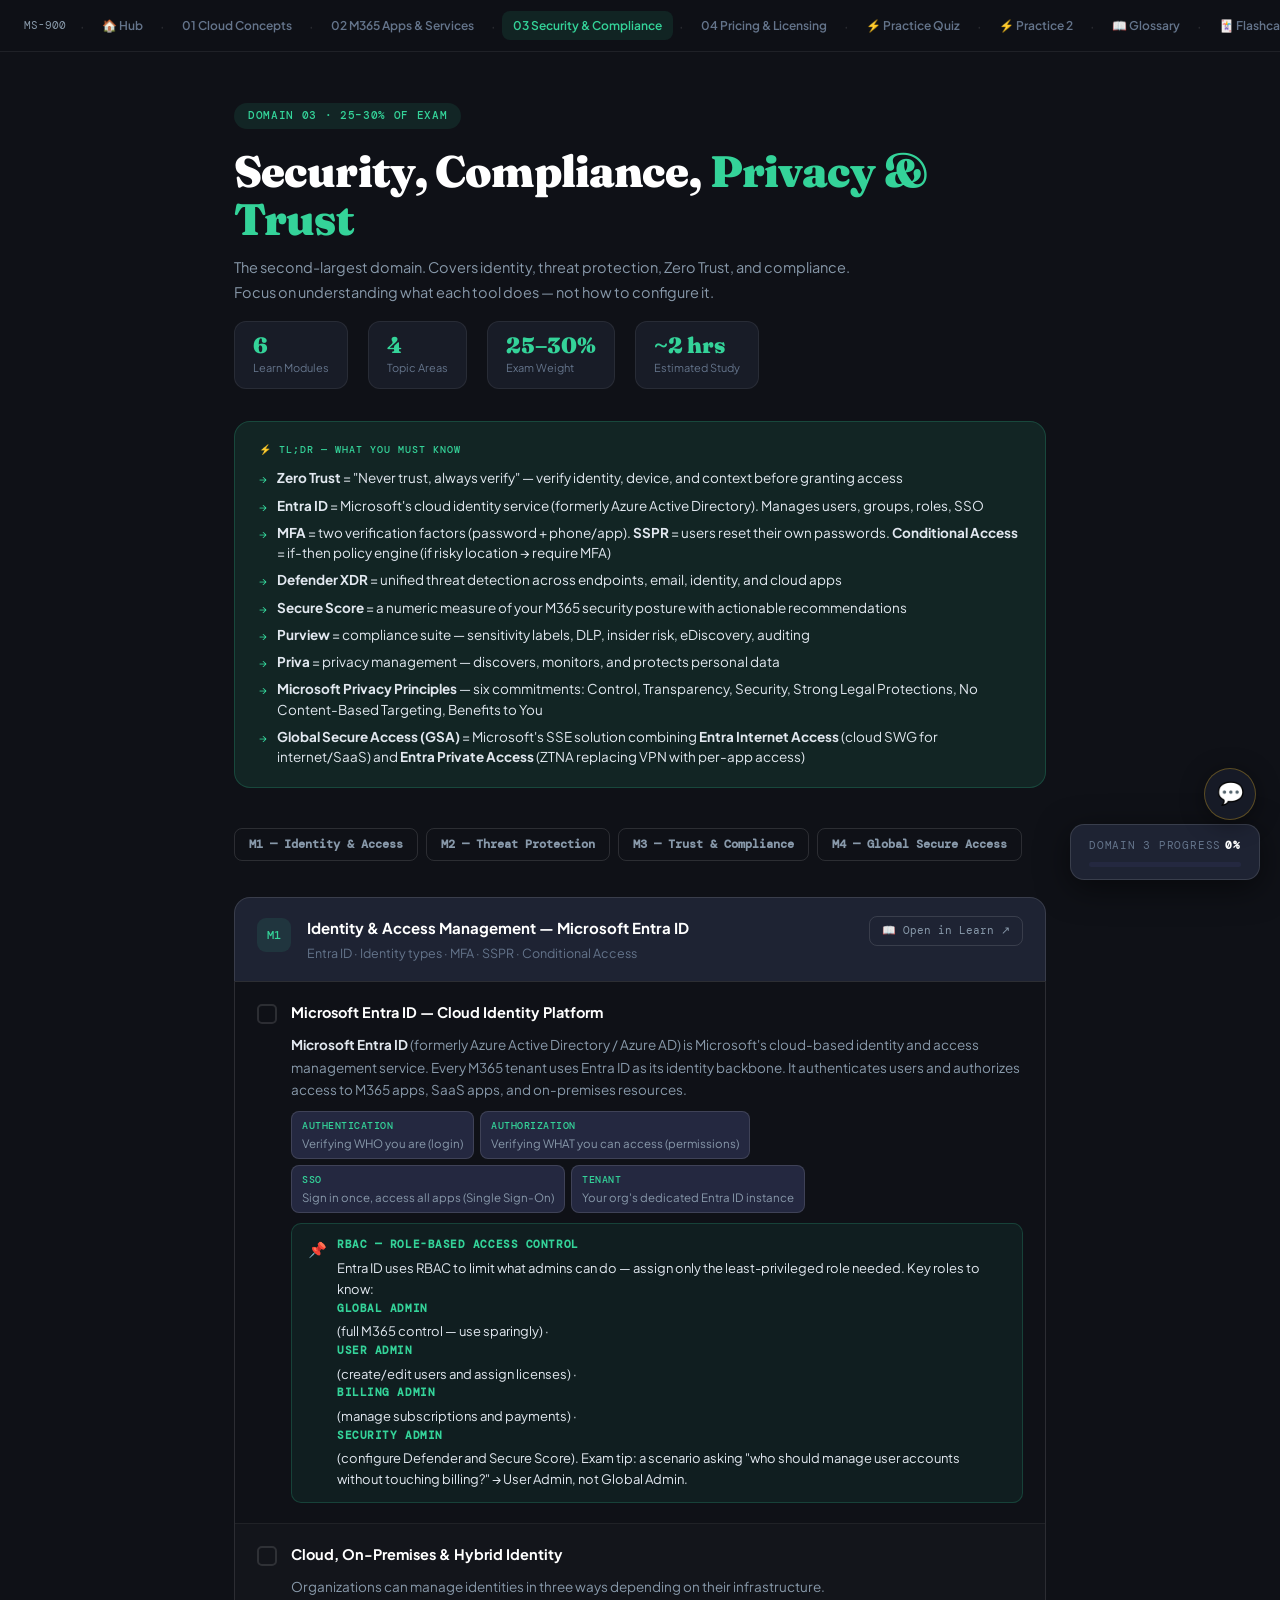
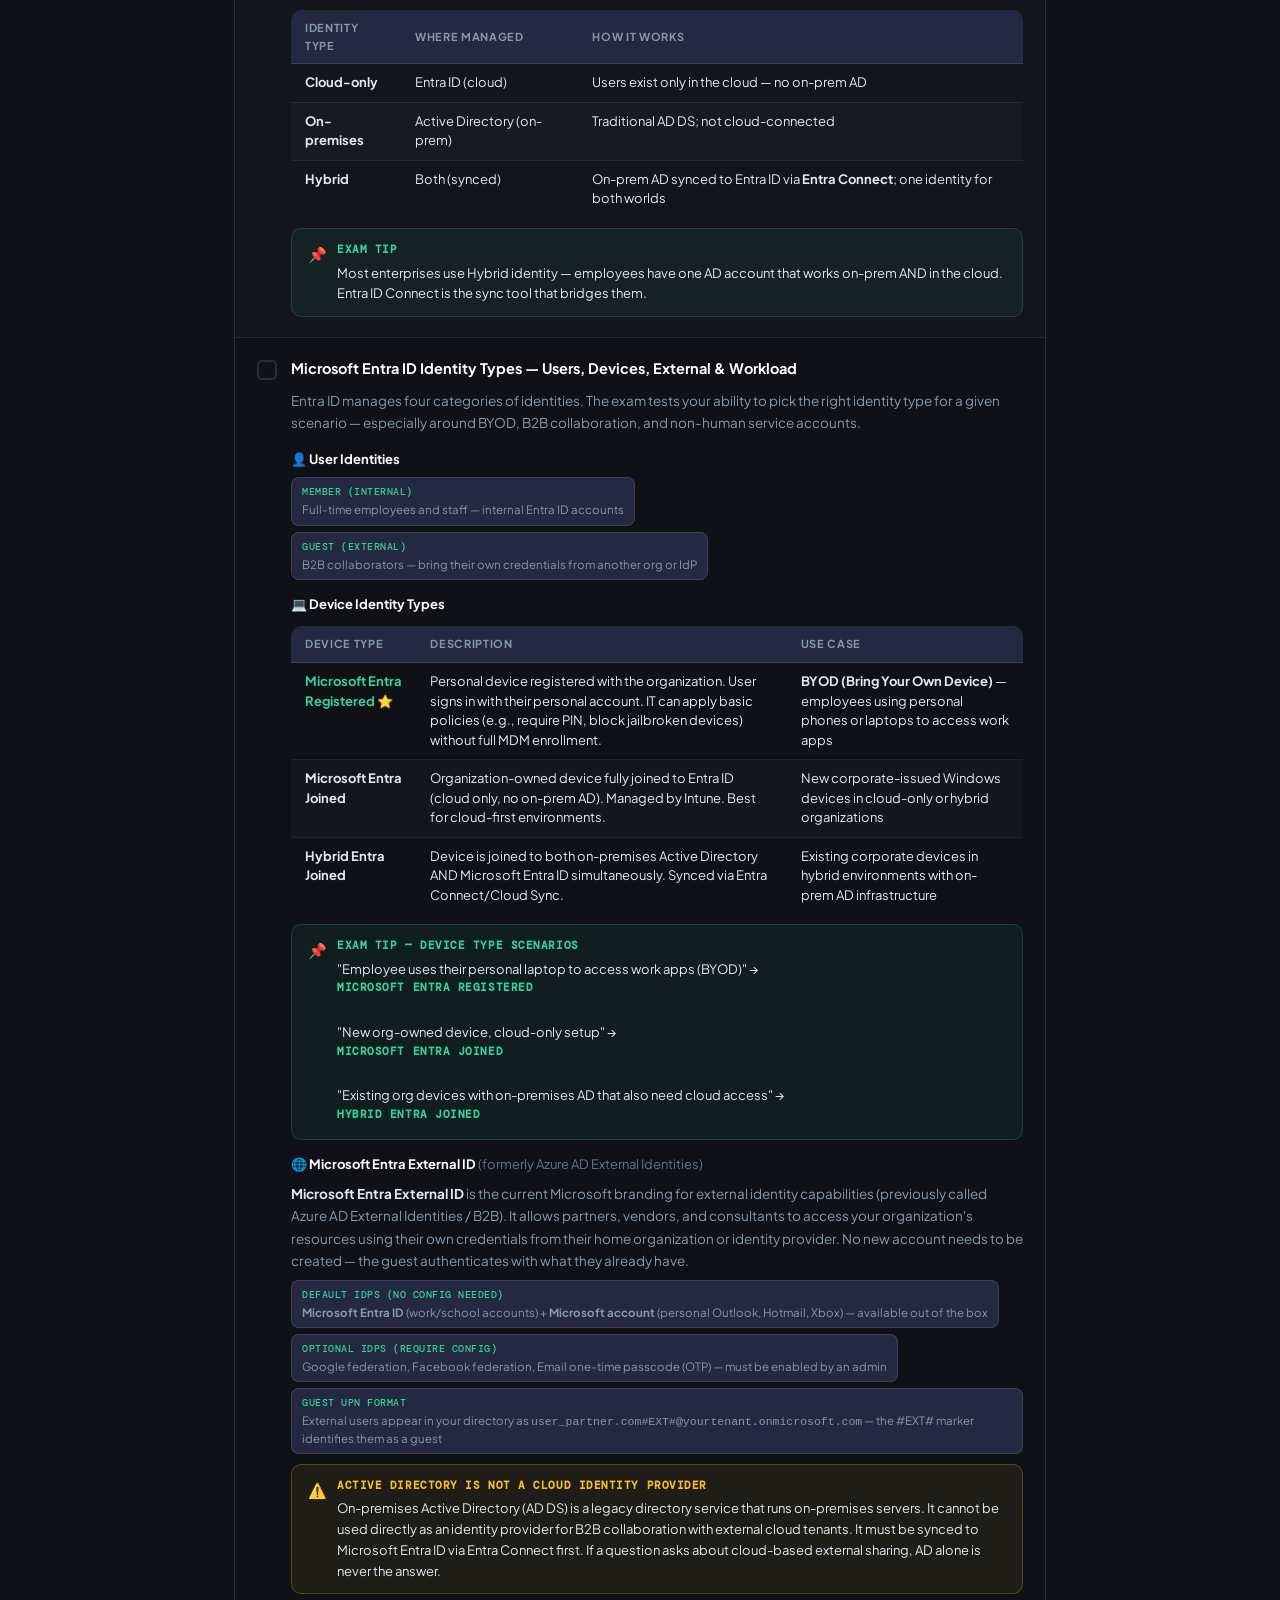
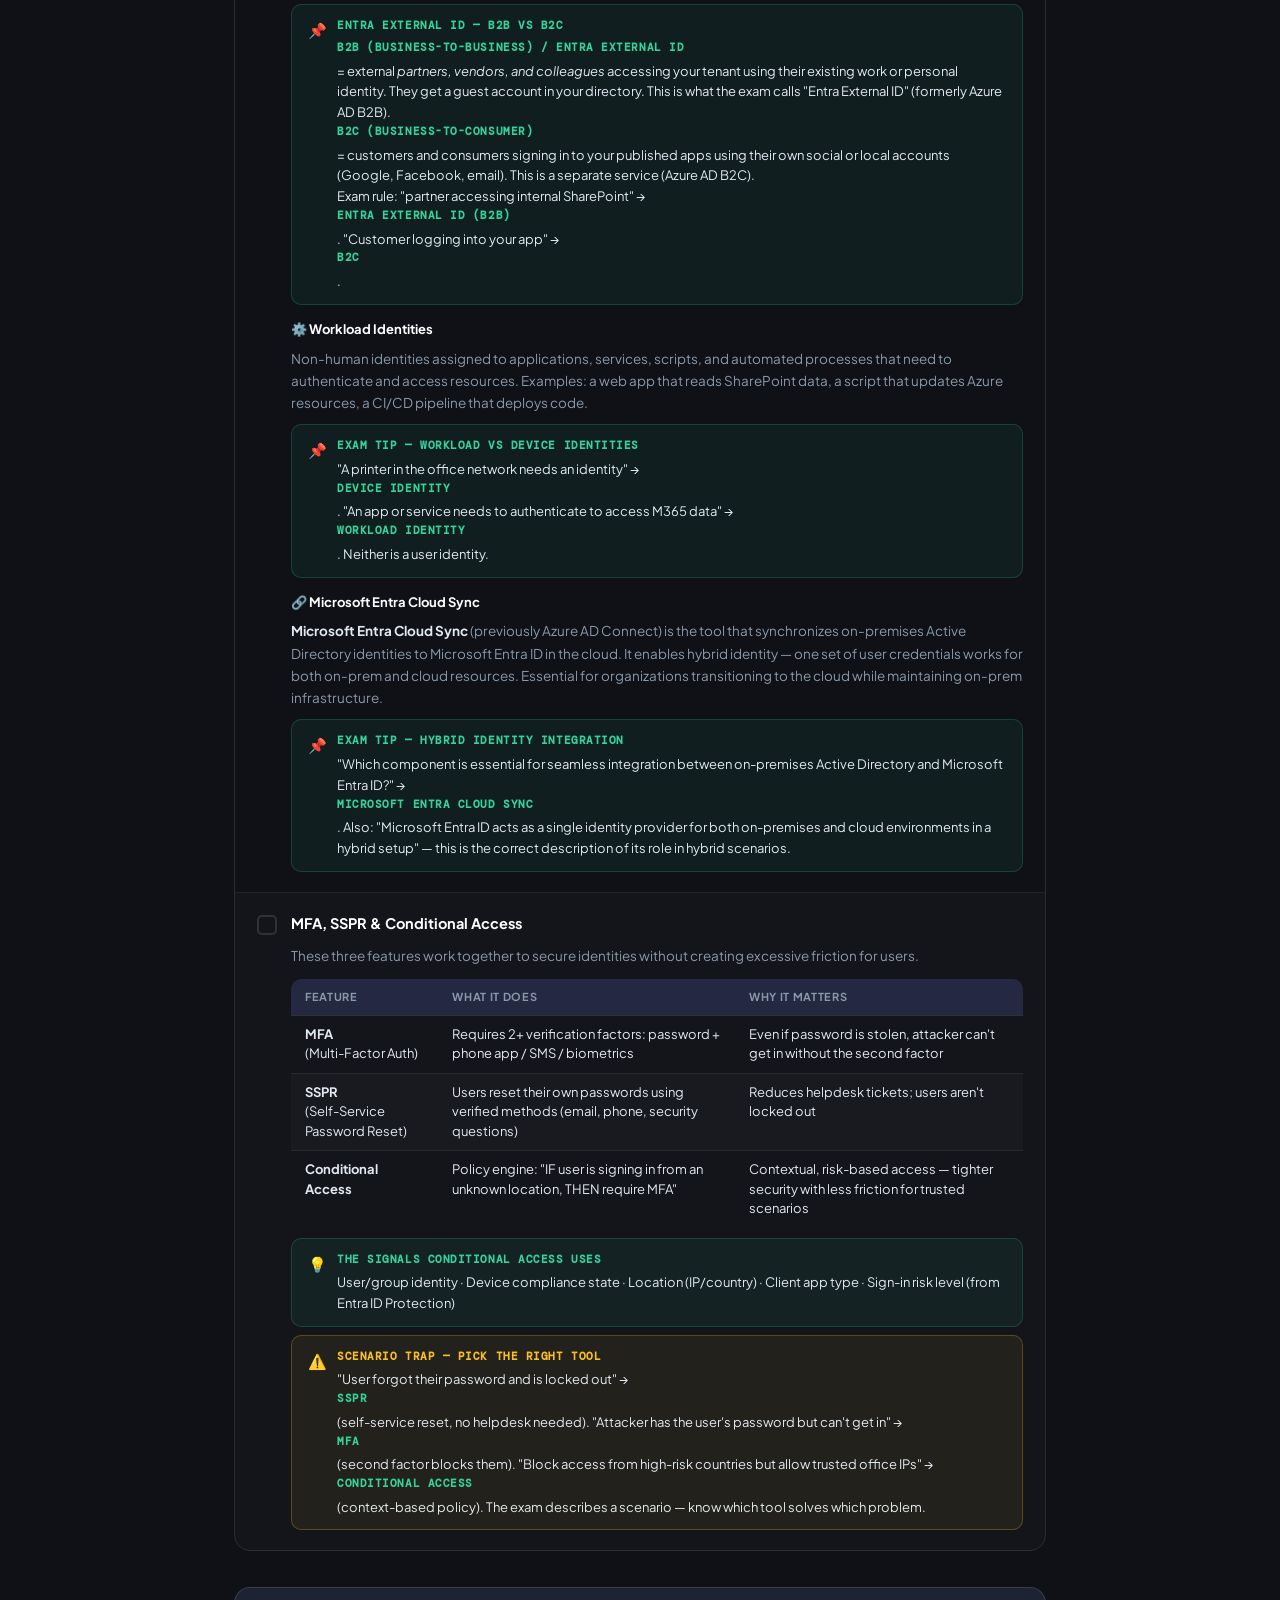
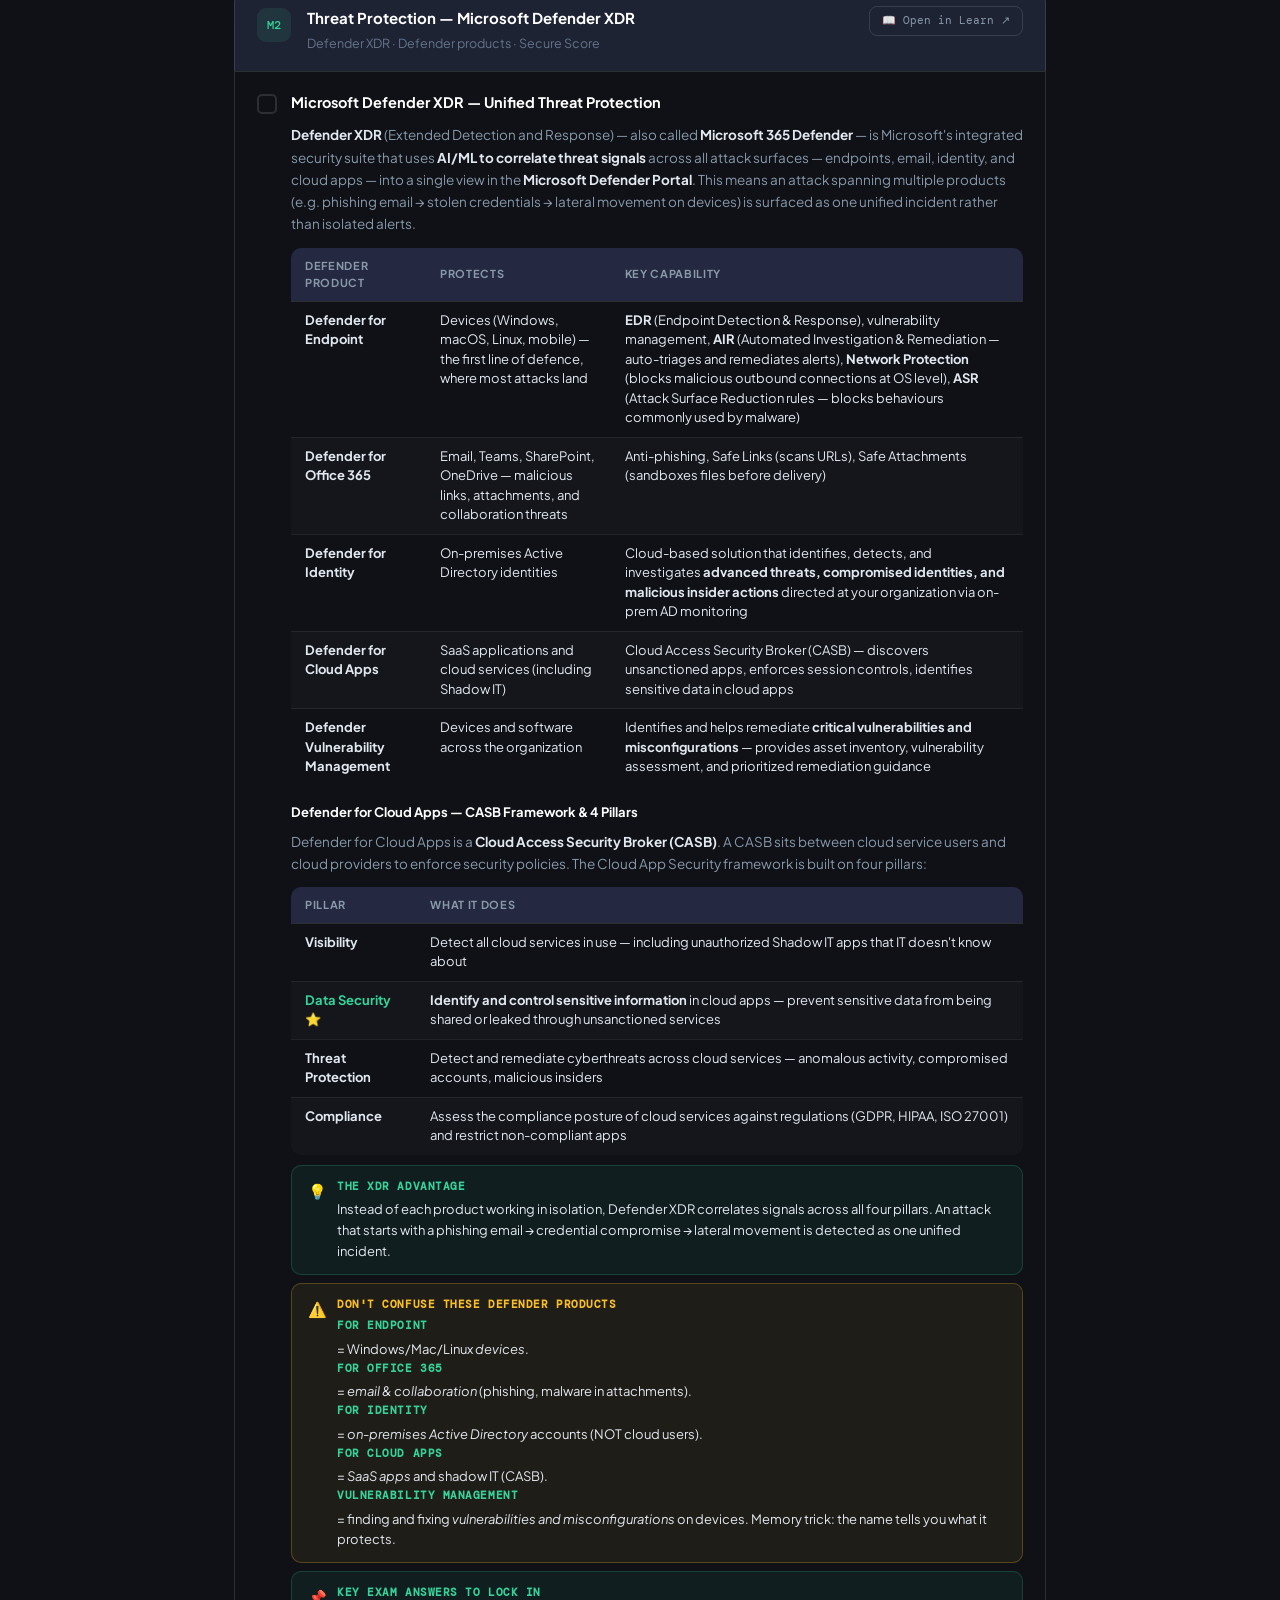
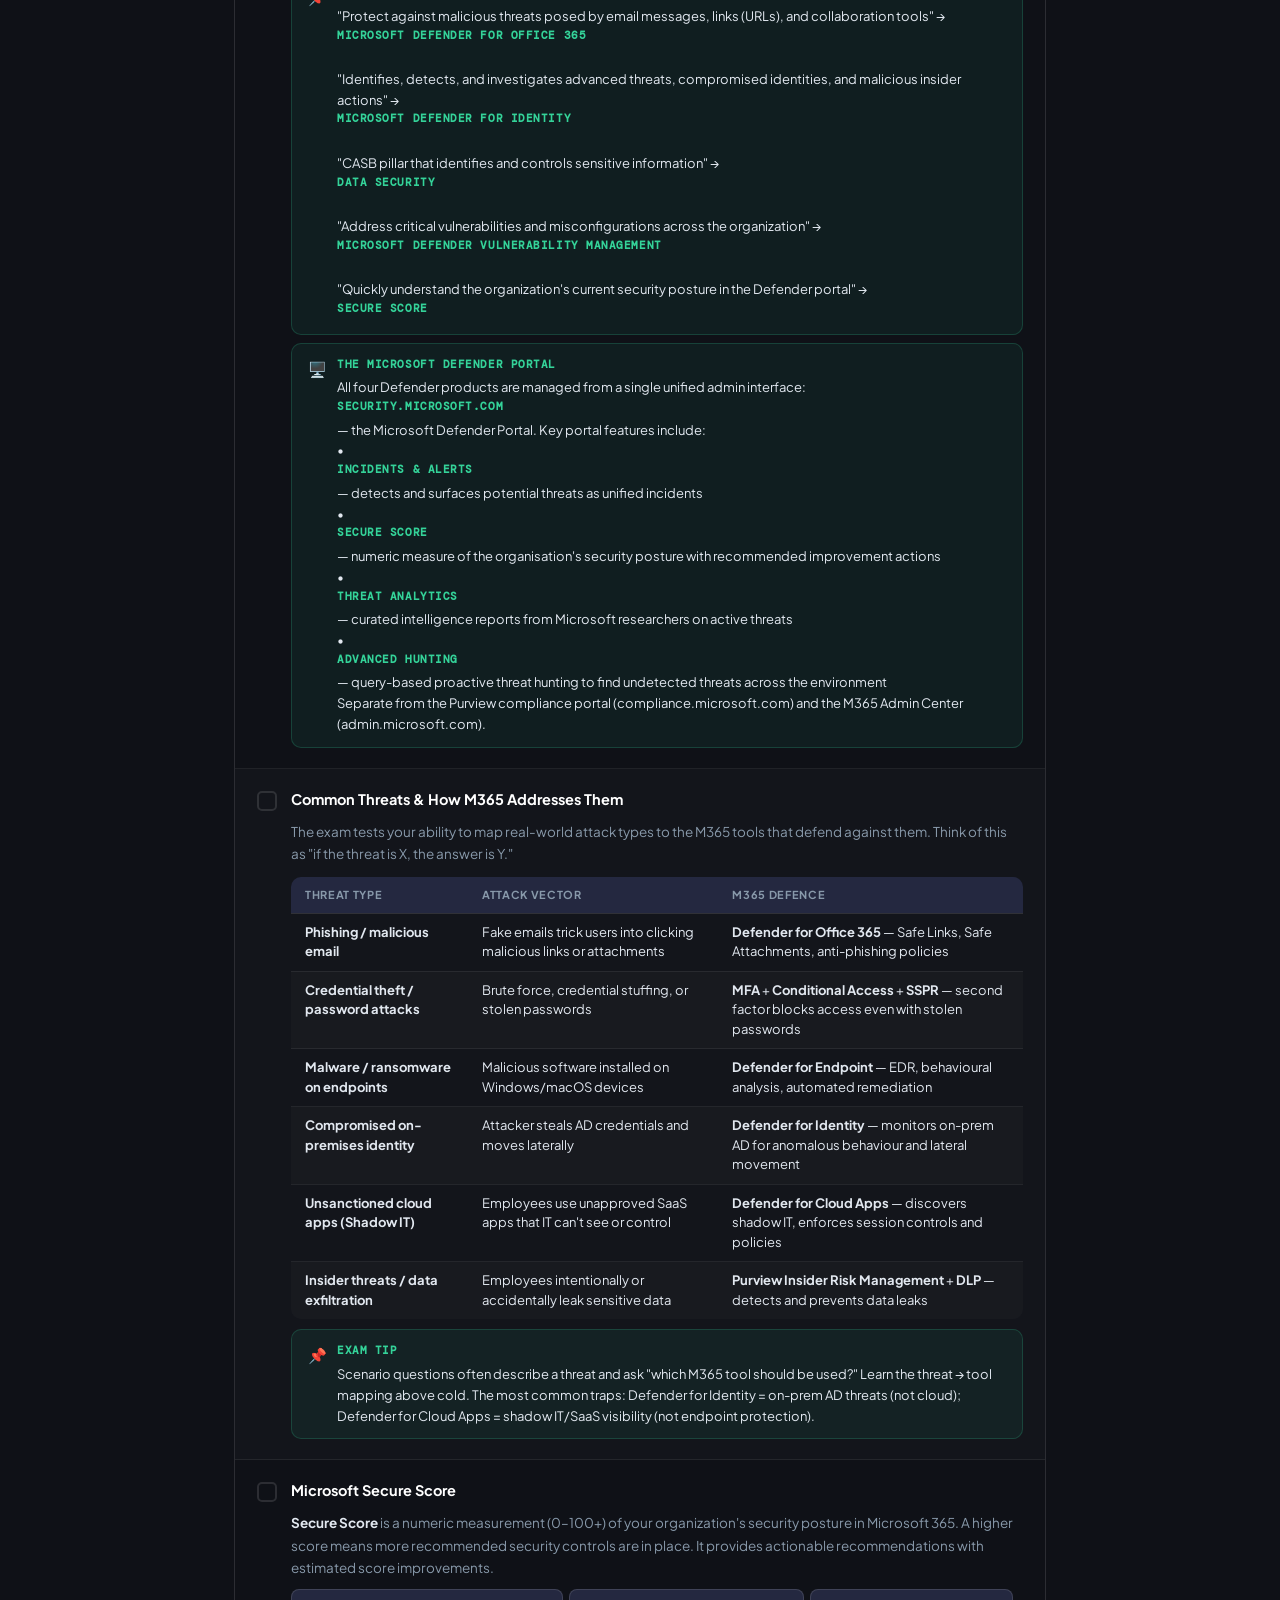
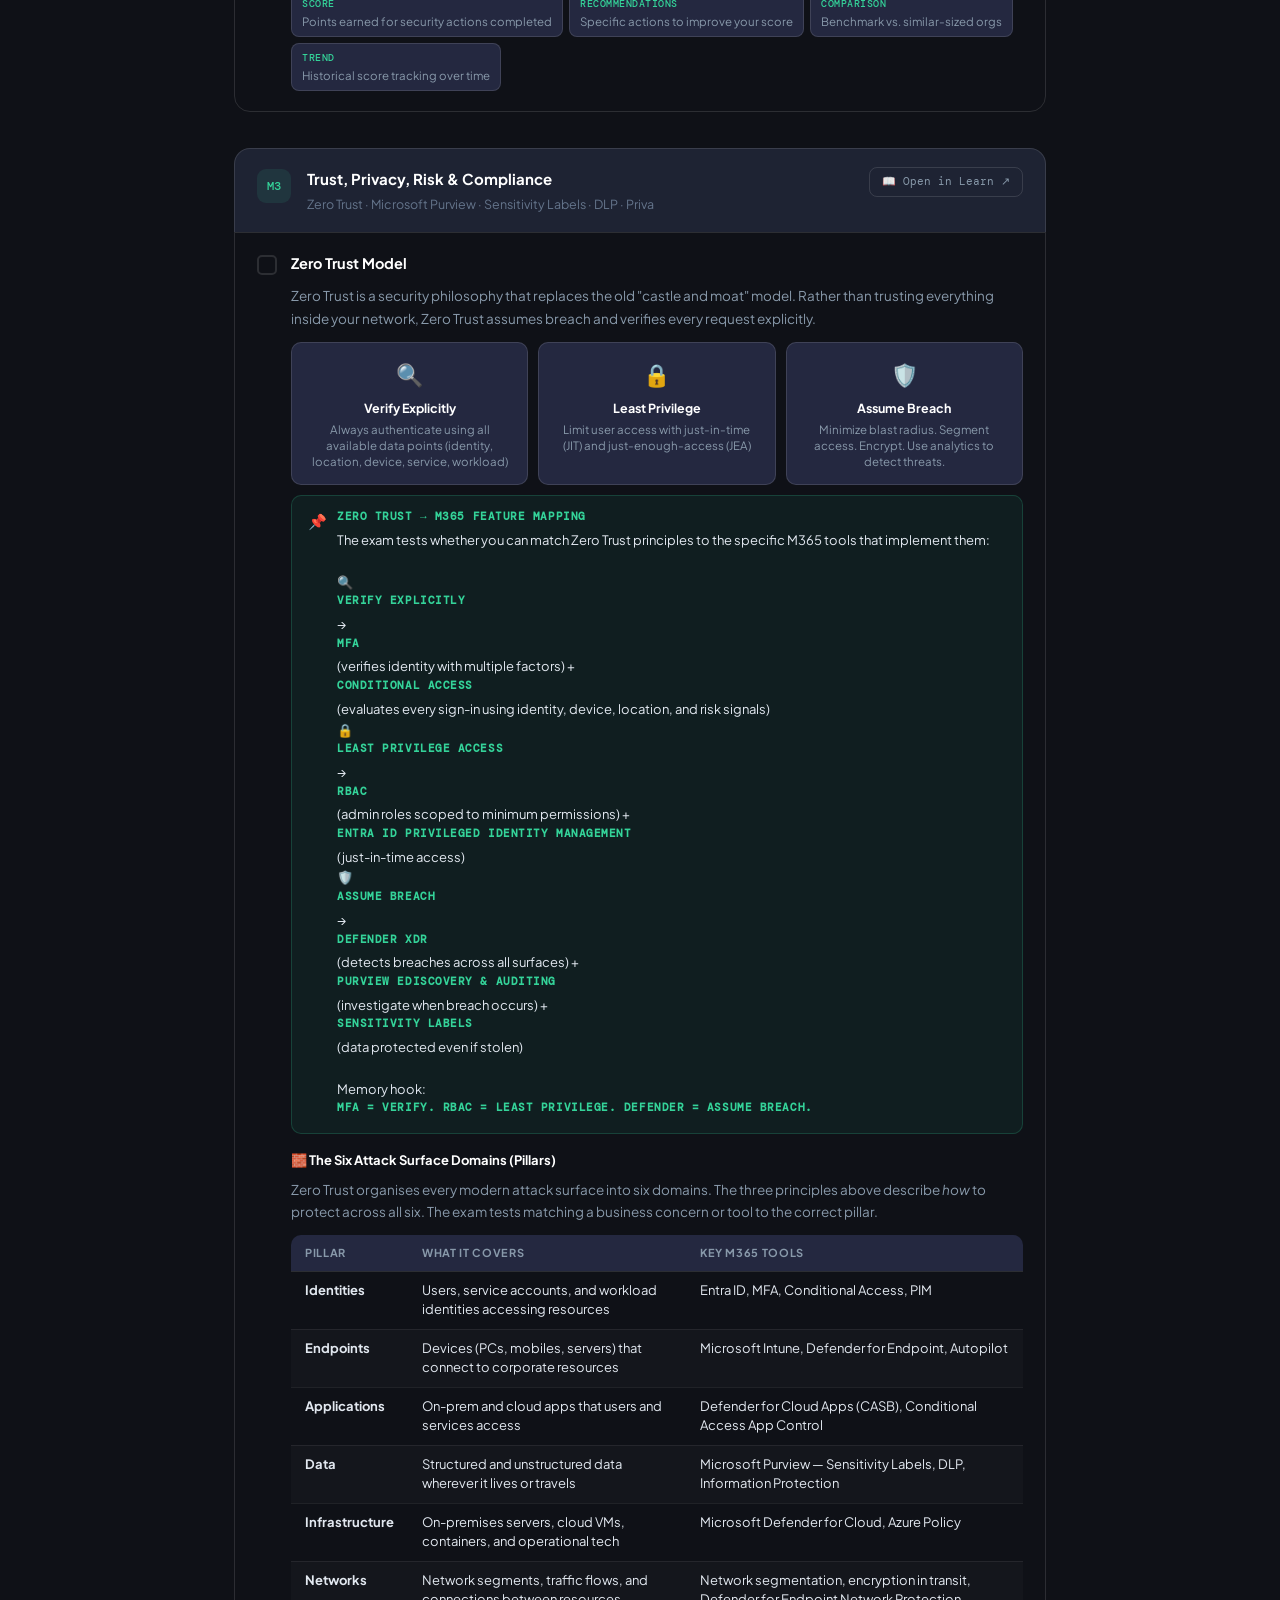
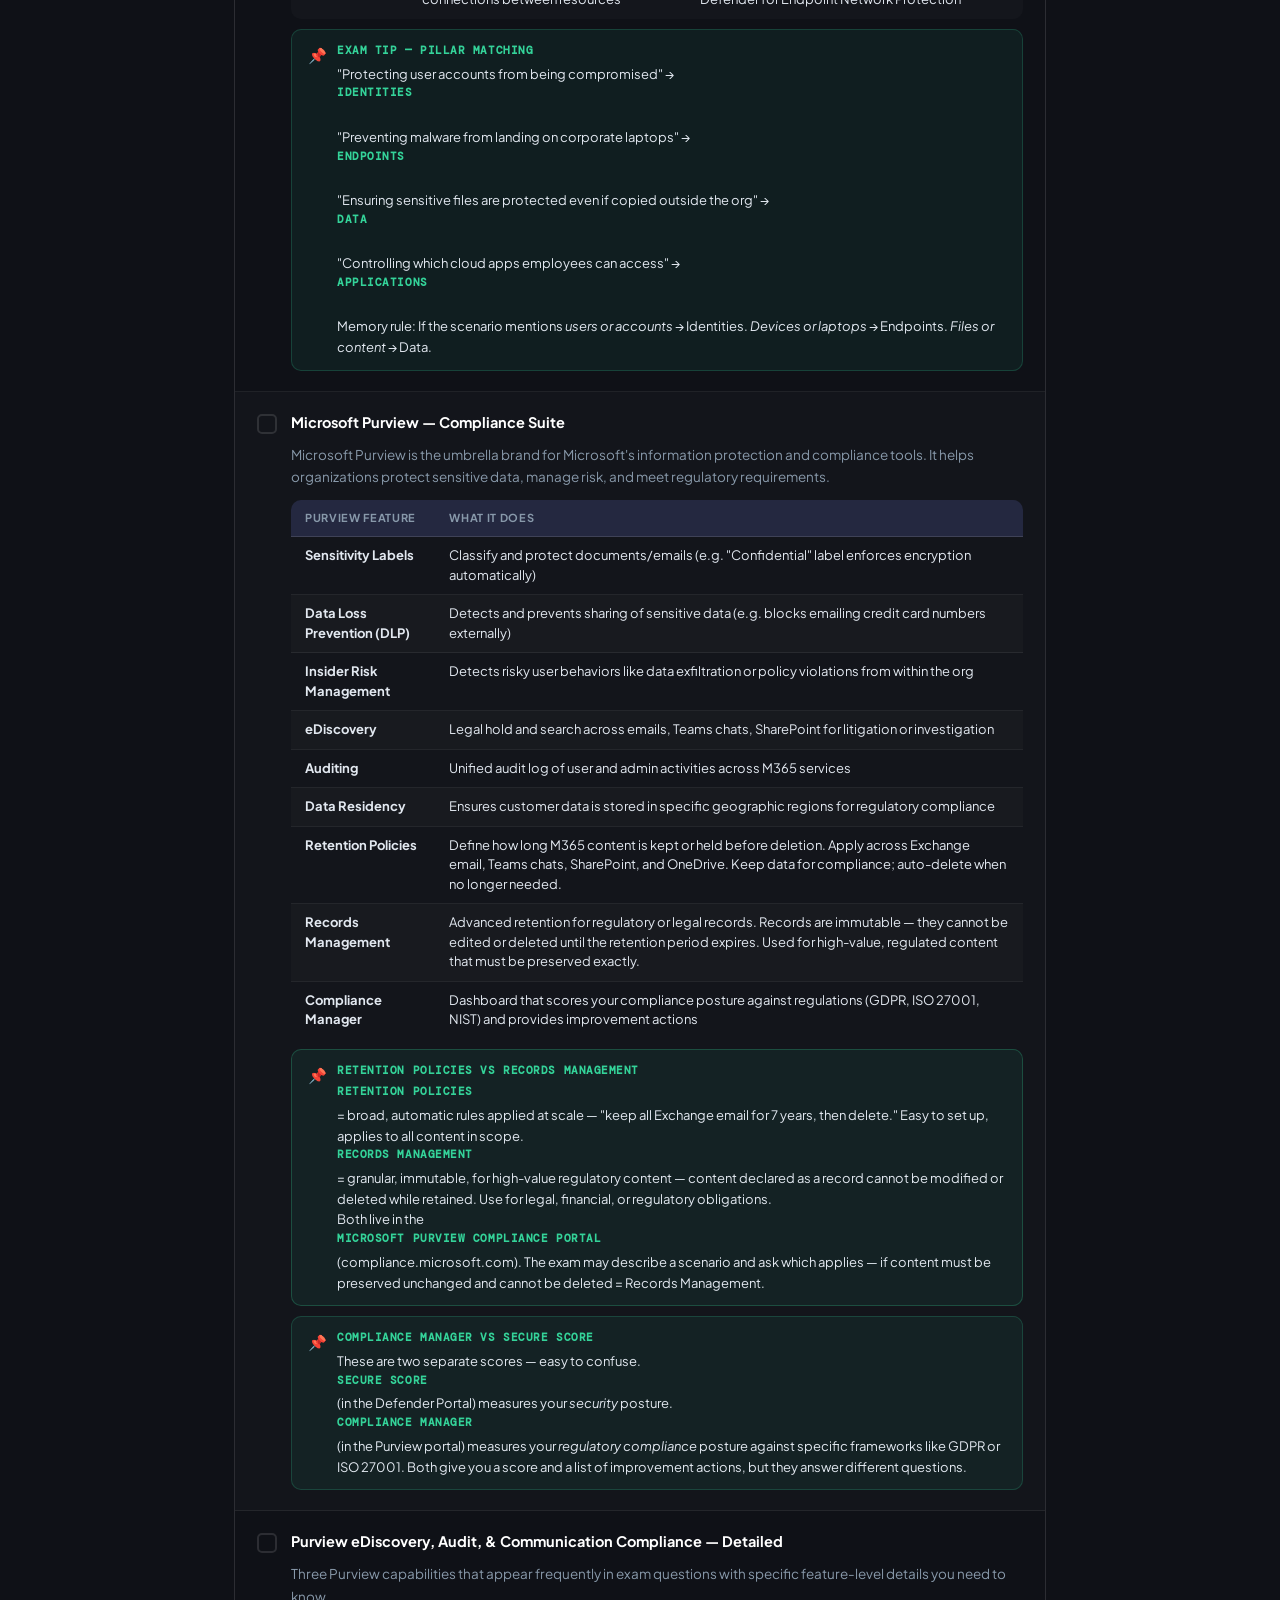
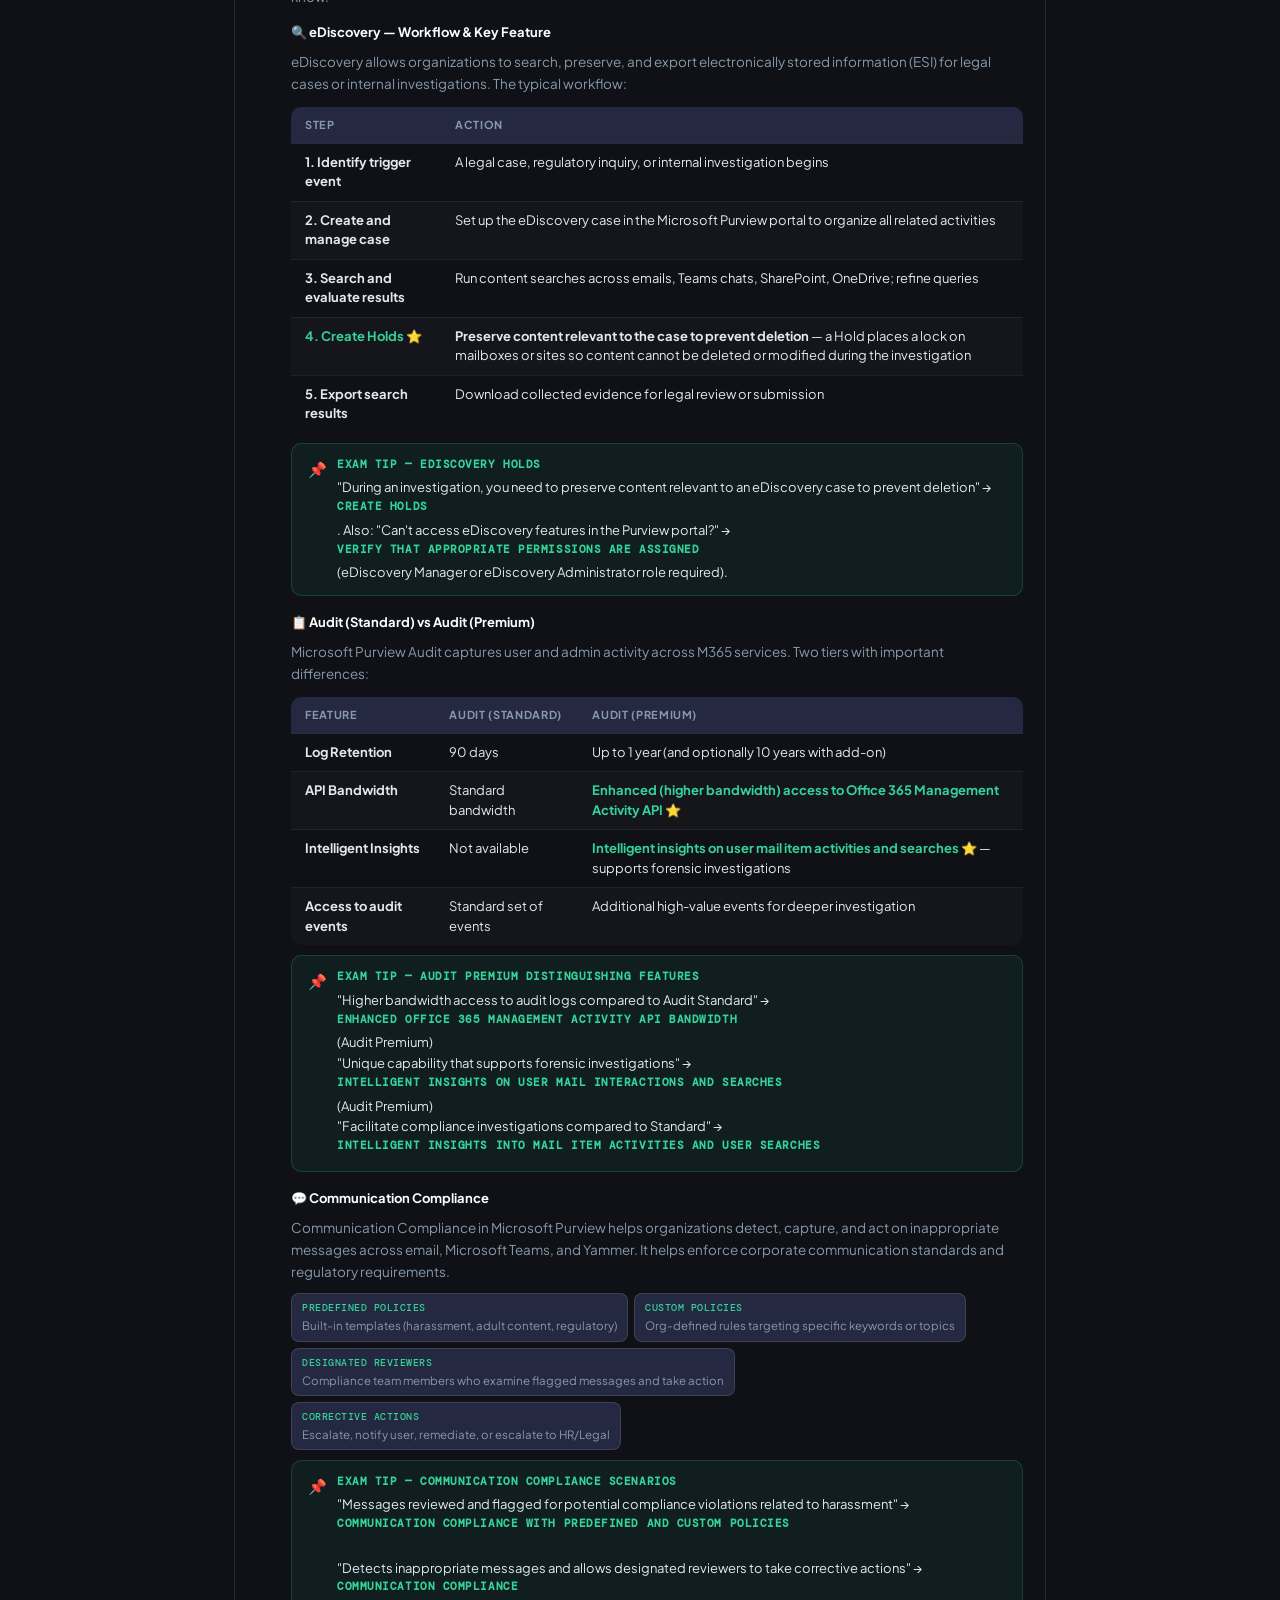
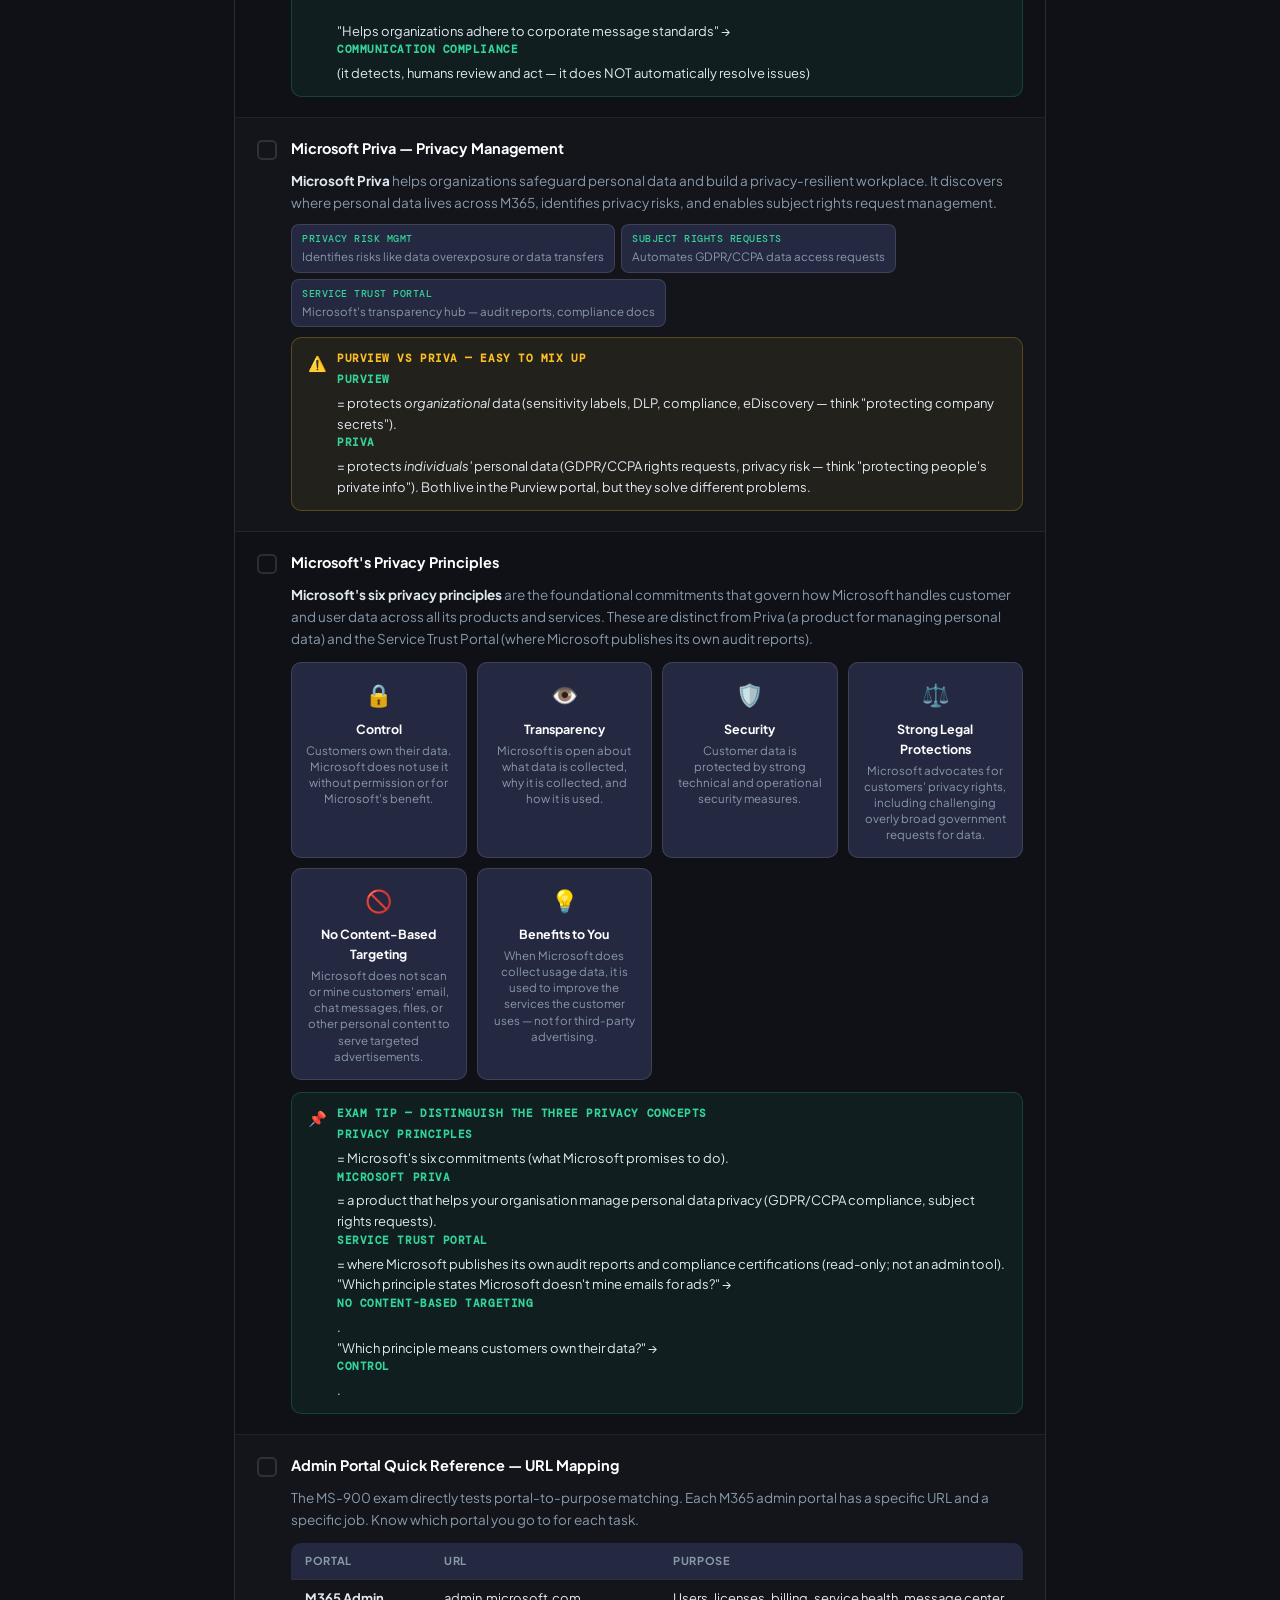
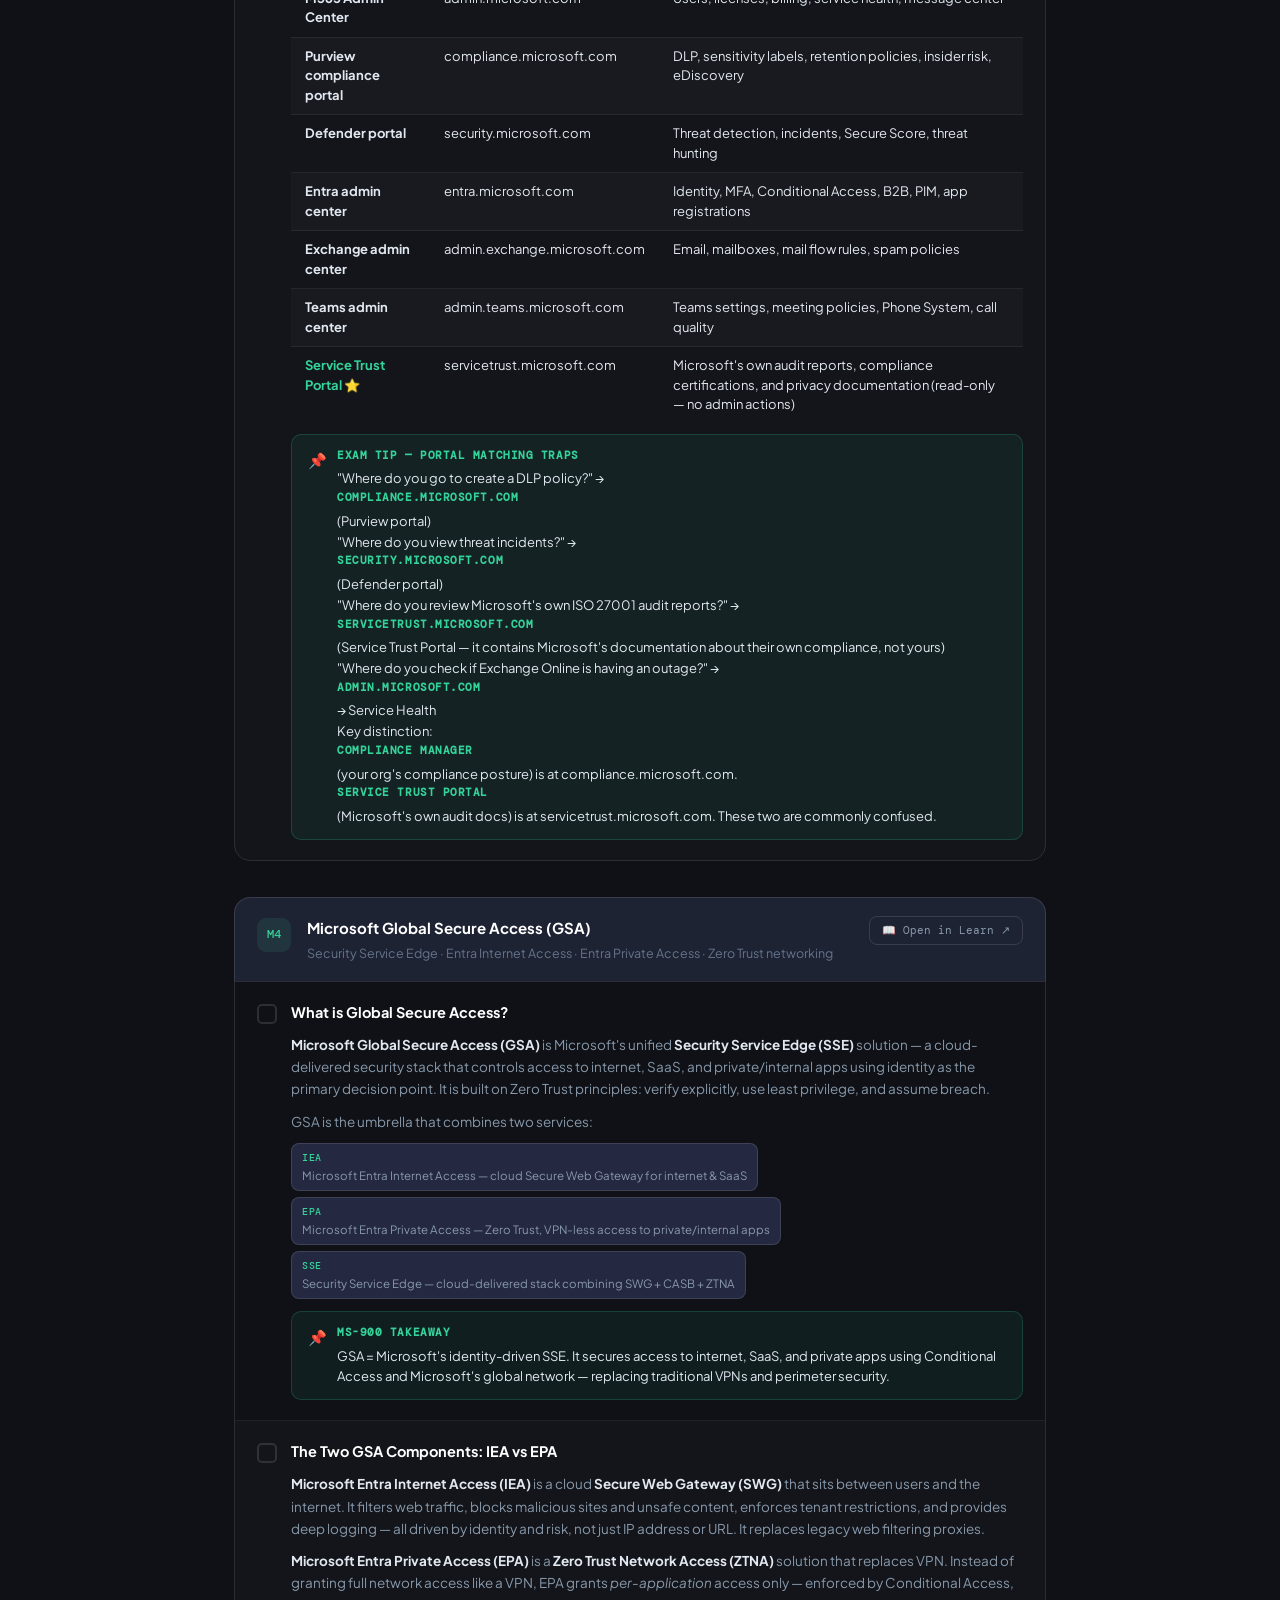
<file: ms900-domain3.html>
<!DOCTYPE html>
<html lang="en">
<head>
<meta charset="UTF-8">
<meta name="viewport" content="width=device-width, initial-scale=1.0">
<title>MS-900 | Domain 3: Security, Compliance &amp; Trust</title>
<link href="https://fonts.googleapis.com/css2?family=DM+Mono:wght@400;500&family=Fraunces:opsz,wght@9..144,400;9..144,700;9..144,900&family=Plus+Jakarta+Sans:wght@400;500;600;700&display=swap" rel="stylesheet">
<style>
:root{--bg:#0f1117;--surface:#181c27;--surface2:#1e2333;--surface3:#242840;--border:rgba(255,255,255,.07);--border2:rgba(255,255,255,.12);--text:#e2e8f0;--muted:#64748b;--muted2:#8899aa;--c:#34d399;--cs:rgba(52,211,153,.1);--ch:rgba(52,211,153,.2)}
*{box-sizing:border-box;margin:0;padding:0}html{scroll-behavior:smooth}
body{background:var(--bg);color:var(--text);font-family:'Plus Jakarta Sans',sans-serif;min-height:100vh;line-height:1.6}
.topnav{position:sticky;top:0;z-index:100;background:rgba(15,17,23,.95);backdrop-filter:blur(12px);border-bottom:1px solid var(--border);padding:0 24px;display:flex;align-items:center;gap:4px;height:52px;overflow-x:auto}
.topnav a{text-decoration:none;white-space:nowrap;font-size:12px;font-weight:600;padding:5px 11px;border-radius:8px;transition:all .2s;color:var(--muted)}
.topnav a:hover{background:var(--surface2);color:var(--text)}
.topnav a.active{background:var(--cs);color:var(--c)}
.topnav .brand{font-family:'DM Mono',monospace;font-size:11px;color:var(--muted2);margin-right:8px;flex-shrink:0}
.topnav .sep{color:var(--border2);margin:0 2px}
.page{max-width:860px;margin:0 auto;padding:48px 24px 96px}
.domain-pill{display:inline-flex;align-items:center;gap:6px;padding:4px 14px;border-radius:999px;font-family:'DM Mono',monospace;font-size:11px;font-weight:500;letter-spacing:.06em;text-transform:uppercase;background:var(--cs);color:var(--c);margin-bottom:18px}
h1{font-family:'Fraunces',serif;font-size:clamp(28px,5vw,44px);font-weight:900;line-height:1.1;letter-spacing:-.02em;color:#fff;margin-bottom:12px}
h1 em{font-style:normal;color:var(--c)}
.hero-sub{color:var(--muted2);font-size:14.5px;max-width:640px;line-height:1.7;margin-bottom:8px}
.hero-stats{display:flex;gap:20px;flex-wrap:wrap;margin-bottom:32px;margin-top:16px}
.stat{background:var(--surface);border:1px solid var(--border);border-radius:12px;padding:12px 18px;font-size:13px}
.stat-val{font-family:'Fraunces',serif;font-size:22px;font-weight:900;color:var(--c);line-height:1}
.stat-key{font-size:11px;color:var(--muted);margin-top:3px}
.tldr{background:var(--cs);border:1px solid rgba(52,211,153,.2);border-radius:16px;padding:20px 24px;margin-bottom:40px}
.tldr-label{font-family:'DM Mono',monospace;font-size:10px;font-weight:500;text-transform:uppercase;letter-spacing:.1em;color:var(--c);margin-bottom:10px}
.tldr ul{list-style:none;display:flex;flex-direction:column;gap:7px}
.tldr ul li{font-size:13.5px;padding-left:18px;position:relative;line-height:1.5}
.tldr ul li::before{content:'→';position:absolute;left:0;color:var(--c);font-size:11px;top:3px}
.module-wrap{margin-top:36px}
.module-header{display:flex;align-items:flex-start;gap:16px;padding:18px 22px;background:var(--surface2);border-radius:16px 16px 0 0;border:1px solid var(--border2);border-bottom:none}
.module-num{width:34px;height:34px;border-radius:9px;display:flex;align-items:center;justify-content:center;font-family:'DM Mono',monospace;font-size:12px;font-weight:500;flex-shrink:0;background:var(--cs);color:var(--c);margin-top:2px}
.module-title{font-size:15px;font-weight:700;color:#fff;margin-bottom:3px}
.module-desc{font-size:12.5px;color:var(--muted)}
.module-link{margin-left:auto;flex-shrink:0;font-size:11px;font-family:'DM Mono',monospace;text-decoration:none;padding:5px 12px;border-radius:8px;border:1px solid var(--border2);color:var(--muted2);transition:all .2s;white-space:nowrap;align-self:flex-start}
.module-link:hover{color:#fff;background:var(--surface3)}
.module-body{border:1px solid var(--border2);border-radius:0 0 16px 16px;overflow:hidden}
.concept{padding:20px 22px;border-bottom:1px solid var(--border)}
.concept:last-child{border-bottom:none}
.concept:nth-child(even){background:rgba(255,255,255,.015)}
.concept-top{display:flex;align-items:flex-start;gap:14px}
.skill-check{width:20px;height:20px;border-radius:5px;border:2px solid var(--border2);background:transparent;flex-shrink:0;cursor:pointer;margin-top:2px;appearance:none;-webkit-appearance:none;transition:all .2s;position:relative}
.skill-check:checked{background:var(--c);border-color:var(--c)}
.skill-check:checked::after{content:'✓';position:absolute;top:50%;left:50%;transform:translate(-50%,-50%);font-size:11px;font-weight:700;color:#0f1117}
.concept-title{font-size:14.5px;font-weight:700;color:#fff;line-height:1.4;flex:1}
.concept-body{padding-left:34px;margin-top:10px}
.concept-desc{font-size:13.5px;color:var(--muted2);line-height:1.65;margin-bottom:10px}
.concept-desc strong{color:var(--text)}
.compare-table{width:100%;border-collapse:collapse;font-size:13px;margin-top:12px;border-radius:10px;overflow:hidden}
.compare-table th{background:var(--surface3);padding:9px 14px;text-align:left;font-size:11px;font-weight:700;text-transform:uppercase;letter-spacing:.06em;color:var(--muted2);border-bottom:1px solid var(--border2)}
.compare-table td{padding:9px 14px;border-bottom:1px solid var(--border);color:var(--text);vertical-align:top;line-height:1.5}
.compare-table tr:last-child td{border-bottom:none}
.compare-table tr:nth-child(even) td{background:rgba(255,255,255,.02)}
.table-wrap{overflow-x:auto;-webkit-overflow-scrolling:touch;margin-top:12px}
.table-wrap .compare-table{margin-top:0;min-width:480px}
@media(max-width:600px){.compare-table th{padding:7px 10px;font-size:10px}.compare-table td{padding:7px 10px;font-size:12px}}
.callout{border-radius:10px;padding:12px 16px;font-size:13px;line-height:1.6;margin-top:10px;display:flex;gap:10px;align-items:flex-start;background:rgba(52,211,153,.07);border:1px solid rgba(52,211,153,.2)}
.callout-icon{font-size:15px;flex-shrink:0;margin-top:1px}
.callout-text{color:var(--text)}
.callout-text strong{display:block;font-size:11px;font-family:'DM Mono',monospace;text-transform:uppercase;letter-spacing:.05em;color:var(--c);margin-bottom:4px}
.key-terms{display:flex;flex-wrap:wrap;gap:6px;margin-top:10px}
.term{display:inline-flex;flex-direction:column;background:var(--surface3);border:1px solid var(--border2);border-radius:8px;padding:6px 10px;font-size:12px}
.term-key{font-family:'DM Mono',monospace;font-size:10px;font-weight:500;text-transform:uppercase;letter-spacing:.05em;color:var(--c);margin-bottom:2px}
.term-val{color:var(--muted2);font-size:11.5px;line-height:1.4}
.pillars{display:grid;grid-template-columns:repeat(auto-fit,minmax(160px,1fr));gap:10px;margin-top:12px}
.pillar{background:var(--surface3);border:1px solid var(--border2);border-radius:10px;padding:14px;text-align:center}
.pillar-icon{font-size:22px;margin-bottom:6px}
.pillar-name{font-size:12.5px;font-weight:700;color:#fff;margin-bottom:4px}
.pillar-desc{font-size:11.5px;color:var(--muted2);line-height:1.4}
.progress-banner{position:fixed;bottom:20px;right:20px;background:var(--surface2);border:1px solid var(--border2);border-radius:14px;padding:12px 18px;min-width:190px;box-shadow:0 8px 32px rgba(0,0,0,.5);z-index:90}
.progress-label{font-size:11px;font-family:'DM Mono',monospace;color:var(--muted);text-transform:uppercase;letter-spacing:.07em;margin-bottom:7px;display:flex;justify-content:space-between}
.progress-label span{color:#fff;font-weight:700}
.progress-track{height:5px;background:var(--surface3);border-radius:999px;overflow:hidden}
.progress-fill{height:100%;border-radius:999px;background:var(--c);transition:width .4s ease;width:0%}
.page-footer{margin-top:60px;padding:20px 24px;background:var(--surface);border:1px solid var(--border);border-radius:16px;display:flex;align-items:center;justify-content:space-between;flex-wrap:wrap;gap:12px}
.footer-nav{display:flex;gap:10px;flex-wrap:wrap}
.footer-nav a{text-decoration:none;font-size:13px;font-weight:600;padding:8px 16px;border-radius:10px;border:1px solid var(--border2);color:var(--muted2);transition:all .2s}
.footer-nav a:hover{background:var(--surface2);color:#fff}
.footer-note{font-size:11.5px;color:var(--muted)}

.nav-done{color:#34d399;font-size:10px;font-weight:700}
.nav-started{color:#fbbf24;font-size:10px}
</style>
</head>
<body>

<nav class="topnav">
  <span class="brand">MS-900</span>
  <span class="sep">·</span>
  <a href="index.html">🏠 Hub</a>
  <span class="sep">·</span>
  <a href="ms900-domain1.html">01 Cloud Concepts</a>
  <span class="sep">·</span>
  <a href="ms900-domain2.html">02 M365 Apps &amp; Services</a>
  <span class="sep">·</span>
  <a href="ms900-domain3.html" class="active">03 Security &amp; Compliance</a>
  <span class="sep">·</span>
  <a href="ms900-domain4.html">04 Pricing &amp; Licensing</a>
  <span class="sep">·</span>
  <a href="ms900-practice.html">⚡ Practice Quiz</a>
  <span class="sep">·</span>
  <a href="ms900-practice2.html">⚡ Practice 2</a>
  <span class="sep">·</span>
  <a href="ms900-glossary.html">📖 Glossary</a>
  <span class="sep">·</span>
  <a href="ms900-flashcards.html">🃏 Flashcards</a>
</nav>

<main class="page">

  <div class="domain-pill">Domain 03 · 25–30% of Exam</div>
  <h1>Security, Compliance, <em>Privacy &amp; Trust</em></h1>
  <p class="hero-sub">The second-largest domain. Covers identity, threat protection, Zero Trust, and compliance. Focus on understanding what each tool does — not how to configure it.</p>
  <div class="hero-stats">
    <div class="stat"><div class="stat-val">6</div><div class="stat-key">Learn Modules</div></div>
    <div class="stat"><div class="stat-val">4</div><div class="stat-key">Topic Areas</div></div>
    <div class="stat"><div class="stat-val">25–30%</div><div class="stat-key">Exam Weight</div></div>
    <div class="stat"><div class="stat-val">~2 hrs</div><div class="stat-key">Estimated Study</div></div>
  </div>

  <div class="tldr">
    <div class="tldr-label">⚡ TL;DR — What You Must Know</div>
    <ul>
      <li><strong>Zero Trust</strong> = "Never trust, always verify" — verify identity, device, and context before granting access</li>
      <li><strong>Entra ID</strong> = Microsoft's cloud identity service (formerly Azure Active Directory). Manages users, groups, roles, SSO</li>
      <li><strong>MFA</strong> = two verification factors (password + phone/app). <strong>SSPR</strong> = users reset their own passwords. <strong>Conditional Access</strong> = if-then policy engine (if risky location → require MFA)</li>
      <li><strong>Defender XDR</strong> = unified threat detection across endpoints, email, identity, and cloud apps</li>
      <li><strong>Secure Score</strong> = a numeric measure of your M365 security posture with actionable recommendations</li>
      <li><strong>Purview</strong> = compliance suite — sensitivity labels, DLP, insider risk, eDiscovery, auditing</li>
      <li><strong>Priva</strong> = privacy management — discovers, monitors, and protects personal data</li>
      <li><strong>Microsoft Privacy Principles</strong> — six commitments: Control, Transparency, Security, Strong Legal Protections, No Content-Based Targeting, Benefits to You</li>
      <li><strong>Global Secure Access (GSA)</strong> = Microsoft's SSE solution combining <strong>Entra Internet Access</strong> (cloud SWG for internet/SaaS) and <strong>Entra Private Access</strong> (ZTNA replacing VPN with per-app access)</li>
    </ul>
  </div>

  <!-- In-page section jump bar -->
  <div style="display:flex;flex-wrap:wrap;gap:8px;margin-bottom:32px">
    <a href="#m1-identity" style="text-decoration:none;font-size:12px;font-weight:600;padding:6px 14px;border-radius:8px;border:1px solid var(--border2);color:var(--muted2);transition:all .2s;font-family:'DM Mono',monospace" onmouseover="this.style.color='#fff';this.style.background='var(--surface2)'" onmouseout="this.style.color='';this.style.background=''">M1 — Identity &amp; Access</a>
    <a href="#m2-threats" style="text-decoration:none;font-size:12px;font-weight:600;padding:6px 14px;border-radius:8px;border:1px solid var(--border2);color:var(--muted2);transition:all .2s;font-family:'DM Mono',monospace" onmouseover="this.style.color='#fff';this.style.background='var(--surface2)'" onmouseout="this.style.color='';this.style.background=''">M2 — Threat Protection</a>
    <a href="#m3-trust" style="text-decoration:none;font-size:12px;font-weight:600;padding:6px 14px;border-radius:8px;border:1px solid var(--border2);color:var(--muted2);transition:all .2s;font-family:'DM Mono',monospace" onmouseover="this.style.color='#fff';this.style.background='var(--surface2)'" onmouseout="this.style.color='';this.style.background=''">M3 — Trust &amp; Compliance</a>
    <a href="#m4-gsa" style="text-decoration:none;font-size:12px;font-weight:600;padding:6px 14px;border-radius:8px;border:1px solid var(--border2);color:var(--muted2);transition:all .2s;font-family:'DM Mono',monospace" onmouseover="this.style.color='#fff';this.style.background='var(--surface2)'" onmouseout="this.style.color='';this.style.background=''">M4 — Global Secure Access</a>
  </div>

  <!-- MODULE 1: Identity -->
  <div class="module-wrap" id="m1-identity">
    <div class="module-header">
      <div class="module-num">M1</div>
      <div>
        <div class="module-title">Identity &amp; Access Management — Microsoft Entra ID</div>
        <div class="module-desc">Entra ID · Identity types · MFA · SSPR · Conditional Access</div>
      </div>
      <a class="module-link" href="https://learn.microsoft.com/en-us/training/modules/explore-basic-services-identity-types/" target="_blank">📖 Open in Learn ↗</a>
    </div>
    <div class="module-body">

      <div class="concept">
        <div class="concept-top">
          <input type="checkbox" class="skill-check" data-skill="1">
          <div class="concept-title">Microsoft Entra ID — Cloud Identity Platform</div>
        </div>
        <div class="concept-body">
          <p class="concept-desc"><strong>Microsoft Entra ID</strong> (formerly Azure Active Directory / Azure AD) is Microsoft's cloud-based identity and access management service. Every M365 tenant uses Entra ID as its identity backbone. It authenticates users and authorizes access to M365 apps, SaaS apps, and on-premises resources.</p>
          <div class="key-terms">
            <div class="term"><span class="term-key">Authentication</span><span class="term-val">Verifying WHO you are (login)</span></div>
            <div class="term"><span class="term-key">Authorization</span><span class="term-val">Verifying WHAT you can access (permissions)</span></div>
            <div class="term"><span class="term-key">SSO</span><span class="term-val">Sign in once, access all apps (Single Sign-On)</span></div>
            <div class="term"><span class="term-key">Tenant</span><span class="term-val">Your org's dedicated Entra ID instance</span></div>
          </div>
          <div class="callout" style="margin-top:10px">
            <span class="callout-icon">📌</span>
            <div class="callout-text"><strong>RBAC — Role-Based Access Control</strong>Entra ID uses RBAC to limit what admins can do — assign only the least-privileged role needed. Key roles to know: <strong>Global Admin</strong> (full M365 control — use sparingly) · <strong>User Admin</strong> (create/edit users and assign licenses) · <strong>Billing Admin</strong> (manage subscriptions and payments) · <strong>Security Admin</strong> (configure Defender and Secure Score). Exam tip: a scenario asking "who should manage user accounts without touching billing?" → User Admin, not Global Admin.</div>
          </div>
        </div>
      </div>

      <div class="concept">
        <div class="concept-top">
          <input type="checkbox" class="skill-check" data-skill="2">
          <div class="concept-title">Cloud, On-Premises &amp; Hybrid Identity</div>
        </div>
        <div class="concept-body">
          <p class="concept-desc">Organizations can manage identities in three ways depending on their infrastructure.</p>
          <div class="table-wrap"><table class="compare-table">
            <thead><tr><th>Identity Type</th><th>Where Managed</th><th>How It Works</th></tr></thead>
            <tbody>
              <tr><td><strong>Cloud-only</strong></td><td>Entra ID (cloud)</td><td>Users exist only in the cloud — no on-prem AD</td></tr>
              <tr><td><strong>On-premises</strong></td><td>Active Directory (on-prem)</td><td>Traditional AD DS; not cloud-connected</td></tr>
              <tr><td><strong>Hybrid</strong></td><td>Both (synced)</td><td>On-prem AD synced to Entra ID via <strong>Entra Connect</strong>; one identity for both worlds</td></tr>
            </tbody>
          </table></div>
          <div class="callout">
            <span class="callout-icon">📌</span>
            <div class="callout-text"><strong>Exam tip</strong>Most enterprises use Hybrid identity — employees have one AD account that works on-prem AND in the cloud. Entra ID Connect is the sync tool that bridges them.</div>
          </div>
        </div>
      </div>

      <div class="concept">
        <div class="concept-top">
          <input type="checkbox" class="skill-check" data-skill="9">
          <div class="concept-title">Microsoft Entra ID Identity Types — Users, Devices, External &amp; Workload</div>
        </div>
        <div class="concept-body">
          <p class="concept-desc">Entra ID manages four categories of identities. The exam tests your ability to pick the right identity type for a given scenario — especially around BYOD, B2B collaboration, and non-human service accounts.</p>

          <p style="font-size:13px;font-weight:700;color:#fff;margin-top:14px;margin-bottom:8px">👤 User Identities</p>
          <div class="key-terms" style="margin-top:0">
            <div class="term"><span class="term-key">Member (Internal)</span><span class="term-val">Full-time employees and staff — internal Entra ID accounts</span></div>
            <div class="term"><span class="term-key">Guest (External)</span><span class="term-val">B2B collaborators — bring their own credentials from another org or IdP</span></div>
          </div>

          <p style="font-size:13px;font-weight:700;color:#fff;margin-top:14px;margin-bottom:8px">💻 Device Identity Types</p>
          <div class="table-wrap"><table class="compare-table">
            <thead><tr><th>Device Type</th><th>Description</th><th>Use Case</th></tr></thead>
            <tbody>
              <tr><td><strong style="color:var(--c)">Microsoft Entra Registered ⭐</strong></td><td>Personal device registered with the organization. User signs in with their personal account. IT can apply basic policies (e.g., require PIN, block jailbroken devices) without full MDM enrollment.</td><td><strong>BYOD (Bring Your Own Device)</strong> — employees using personal phones or laptops to access work apps</td></tr>
              <tr><td><strong>Microsoft Entra Joined</strong></td><td>Organization-owned device fully joined to Entra ID (cloud only, no on-prem AD). Managed by Intune. Best for cloud-first environments.</td><td>New corporate-issued Windows devices in cloud-only or hybrid organizations</td></tr>
              <tr><td><strong>Hybrid Entra Joined</strong></td><td>Device is joined to both on-premises Active Directory AND Microsoft Entra ID simultaneously. Synced via Entra Connect/Cloud Sync.</td><td>Existing corporate devices in hybrid environments with on-prem AD infrastructure</td></tr>
            </tbody>
          </table></div>
          <div class="callout">
            <span class="callout-icon">📌</span>
            <div class="callout-text"><strong>Exam tip — device type scenarios</strong>
            "Employee uses their personal laptop to access work apps (BYOD)" → <strong>Microsoft Entra Registered</strong><br>
            "New org-owned device, cloud-only setup" → <strong>Microsoft Entra Joined</strong><br>
            "Existing org devices with on-premises AD that also need cloud access" → <strong>Hybrid Entra Joined</strong></div>
          </div>

          <p style="font-size:13px;font-weight:700;color:#fff;margin-top:14px;margin-bottom:8px">🌐 Microsoft Entra External ID <span style="font-weight:400;color:var(--muted)">(formerly Azure AD External Identities)</span></p>
          <p class="concept-desc" style="margin-bottom:8px"><strong>Microsoft Entra External ID</strong> is the current Microsoft branding for external identity capabilities (previously called Azure AD External Identities / B2B). It allows partners, vendors, and consultants to access your organization's resources using their own credentials from their home organization or identity provider. No new account needs to be created — the guest authenticates with what they already have.</p>
          <div class="key-terms" style="margin-top:0;margin-bottom:10px">
            <div class="term"><span class="term-key">Default IdPs (no config needed)</span><span class="term-val"><strong>Microsoft Entra ID</strong> (work/school accounts) + <strong>Microsoft account</strong> (personal Outlook, Hotmail, Xbox) — available out of the box</span></div>
            <div class="term"><span class="term-key">Optional IdPs (require config)</span><span class="term-val">Google federation, Facebook federation, Email one-time passcode (OTP) — must be enabled by an admin</span></div>
            <div class="term"><span class="term-key">Guest UPN format</span><span class="term-val">External users appear in your directory as <code>user_partner.com#EXT#@yourtenant.onmicrosoft.com</code> — the #EXT# marker identifies them as a guest</span></div>
          </div>
          <div class="callout" style="background:rgba(251,191,36,.07);border-color:rgba(251,191,36,.25);margin-bottom:10px">
            <span class="callout-icon">⚠️</span>
            <div class="callout-text"><strong style="color:#fbbf24">Active Directory is NOT a cloud identity provider</strong>On-premises Active Directory (AD DS) is a legacy directory service that runs on-premises servers. It cannot be used directly as an identity provider for B2B collaboration with external cloud tenants. It must be synced to Microsoft Entra ID via Entra Connect first. If a question asks about cloud-based external sharing, AD alone is never the answer.</div>
          </div>
          <div class="callout">
            <span class="callout-icon">📌</span>
            <div class="callout-text"><strong>Entra External ID — B2B vs B2C</strong>
            <strong>B2B (Business-to-Business) / Entra External ID</strong> = external <em>partners, vendors, and colleagues</em> accessing your tenant using their existing work or personal identity. They get a guest account in your directory. This is what the exam calls "Entra External ID" (formerly Azure AD B2B).<br>
            <strong>B2C (Business-to-Consumer)</strong> = customers and consumers signing in to your published apps using their own social or local accounts (Google, Facebook, email). This is a separate service (Azure AD B2C).<br>
            Exam rule: "partner accessing internal SharePoint" → <strong>Entra External ID (B2B)</strong>. "Customer logging into your app" → <strong>B2C</strong>.</div>
          </div>

          <p style="font-size:13px;font-weight:700;color:#fff;margin-top:14px;margin-bottom:8px">⚙️ Workload Identities</p>
          <p class="concept-desc" style="margin-bottom:8px">Non-human identities assigned to applications, services, scripts, and automated processes that need to authenticate and access resources. Examples: a web app that reads SharePoint data, a script that updates Azure resources, a CI/CD pipeline that deploys code.</p>
          <div class="callout">
            <span class="callout-icon">📌</span>
            <div class="callout-text"><strong>Exam tip — workload vs device identities</strong>"A printer in the office network needs an identity" → <strong>Device identity</strong>. "An app or service needs to authenticate to access M365 data" → <strong>Workload identity</strong>. Neither is a user identity.</div>
          </div>

          <p style="font-size:13px;font-weight:700;color:#fff;margin-top:14px;margin-bottom:8px">🔗 Microsoft Entra Cloud Sync</p>
          <p class="concept-desc" style="margin-bottom:8px"><strong>Microsoft Entra Cloud Sync</strong> (previously Azure AD Connect) is the tool that synchronizes on-premises Active Directory identities to Microsoft Entra ID in the cloud. It enables hybrid identity — one set of user credentials works for both on-prem and cloud resources. Essential for organizations transitioning to the cloud while maintaining on-prem infrastructure.</p>
          <div class="callout">
            <span class="callout-icon">📌</span>
            <div class="callout-text"><strong>Exam tip — hybrid identity integration</strong>"Which component is essential for seamless integration between on-premises Active Directory and Microsoft Entra ID?" → <strong>Microsoft Entra Cloud Sync</strong>. Also: "Microsoft Entra ID acts as a single identity provider for both on-premises and cloud environments in a hybrid setup" — this is the correct description of its role in hybrid scenarios.</div>
          </div>
        </div>
      </div>

      <div class="concept">
        <div class="concept-top">
          <input type="checkbox" class="skill-check" data-skill="3">
          <div class="concept-title">MFA, SSPR &amp; Conditional Access</div>
        </div>
        <div class="concept-body">
          <p class="concept-desc">These three features work together to secure identities without creating excessive friction for users.</p>
          <div class="table-wrap"><table class="compare-table">
            <thead><tr><th>Feature</th><th>What It Does</th><th>Why It Matters</th></tr></thead>
            <tbody>
              <tr><td><strong>MFA</strong><br>(Multi-Factor Auth)</td><td>Requires 2+ verification factors: password + phone app / SMS / biometrics</td><td>Even if password is stolen, attacker can't get in without the second factor</td></tr>
              <tr><td><strong>SSPR</strong><br>(Self-Service Password Reset)</td><td>Users reset their own passwords using verified methods (email, phone, security questions)</td><td>Reduces helpdesk tickets; users aren't locked out</td></tr>
              <tr><td><strong>Conditional Access</strong></td><td>Policy engine: "IF user is signing in from an unknown location, THEN require MFA"</td><td>Contextual, risk-based access — tighter security with less friction for trusted scenarios</td></tr>
            </tbody>
          </table></div>
          <div class="callout">
            <span class="callout-icon">💡</span>
            <div class="callout-text"><strong>The signals Conditional Access uses</strong>User/group identity · Device compliance state · Location (IP/country) · Client app type · Sign-in risk level (from Entra ID Protection)</div>
          </div>
          <div class="callout" style="background:rgba(251,191,36,.07);border-color:rgba(251,191,36,.25);margin-top:8px">
            <span class="callout-icon">⚠️</span>
            <div class="callout-text"><strong style="color:#fbbf24">Scenario trap — pick the right tool</strong>
            "User forgot their password and is locked out" → <strong>SSPR</strong> (self-service reset, no helpdesk needed).
            "Attacker has the user's password but can't get in" → <strong>MFA</strong> (second factor blocks them).
            "Block access from high-risk countries but allow trusted office IPs" → <strong>Conditional Access</strong> (context-based policy).
            The exam describes a scenario — know which tool solves which problem.</div>
          </div>
        </div>
      </div>

    </div>
  </div>

  <!-- MODULE 2: Threat Protection -->
  <div class="module-wrap" id="m2-threats">
    <div class="module-header">
      <div class="module-num">M2</div>
      <div>
        <div class="module-title">Threat Protection — Microsoft Defender XDR</div>
        <div class="module-desc">Defender XDR · Defender products · Secure Score</div>
      </div>
      <a class="module-link" href="https://learn.microsoft.com/en-us/training/modules/describe-threat-protection-with-microsoft-365-defender/" target="_blank">📖 Open in Learn ↗</a>
    </div>
    <div class="module-body">

      <div class="concept">
        <div class="concept-top">
          <input type="checkbox" class="skill-check" data-skill="4">
          <div class="concept-title">Microsoft Defender XDR — Unified Threat Protection</div>
        </div>
        <div class="concept-body">
          <p class="concept-desc"><strong>Defender XDR</strong> (Extended Detection and Response) — also called <strong>Microsoft 365 Defender</strong> — is Microsoft's integrated security suite that uses <strong>AI/ML to correlate threat signals</strong> across all attack surfaces — endpoints, email, identity, and cloud apps — into a single view in the <strong>Microsoft Defender Portal</strong>. This means an attack spanning multiple products (e.g. phishing email → stolen credentials → lateral movement on devices) is surfaced as one unified incident rather than isolated alerts.</p>
          <div class="table-wrap"><table class="compare-table">
            <thead><tr><th>Defender Product</th><th>Protects</th><th>Key Capability</th></tr></thead>
            <tbody>
              <tr><td><strong>Defender for Endpoint</strong></td><td>Devices (Windows, macOS, Linux, mobile) — the first line of defence, where most attacks land</td><td><strong>EDR</strong> (Endpoint Detection &amp; Response), vulnerability management, <strong>AIR</strong> (Automated Investigation &amp; Remediation — auto-triages and remediates alerts), <strong>Network Protection</strong> (blocks malicious outbound connections at OS level), <strong>ASR</strong> (Attack Surface Reduction rules — blocks behaviours commonly used by malware)</td></tr>
              <tr><td><strong>Defender for Office 365</strong></td><td>Email, Teams, SharePoint, OneDrive — malicious links, attachments, and collaboration threats</td><td>Anti-phishing, Safe Links (scans URLs), Safe Attachments (sandboxes files before delivery)</td></tr>
              <tr><td><strong>Defender for Identity</strong></td><td>On-premises Active Directory identities</td><td>Cloud-based solution that identifies, detects, and investigates <strong>advanced threats, compromised identities, and malicious insider actions</strong> directed at your organization via on-prem AD monitoring</td></tr>
              <tr><td><strong>Defender for Cloud Apps</strong></td><td>SaaS applications and cloud services (including Shadow IT)</td><td>Cloud Access Security Broker (CASB) — discovers unsanctioned apps, enforces session controls, identifies sensitive data in cloud apps</td></tr>
              <tr><td><strong>Defender Vulnerability Management</strong></td><td>Devices and software across the organization</td><td>Identifies and helps remediate <strong>critical vulnerabilities and misconfigurations</strong> — provides asset inventory, vulnerability assessment, and prioritized remediation guidance</td></tr>
            </tbody>
          </table></div>

          <p style="font-size:13px;font-weight:700;color:#fff;margin-top:16px;margin-bottom:8px">Defender for Cloud Apps — CASB Framework &amp; 4 Pillars</p>
          <p class="concept-desc" style="margin-bottom:10px">Defender for Cloud Apps is a <strong>Cloud Access Security Broker (CASB)</strong>. A CASB sits between cloud service users and cloud providers to enforce security policies. The Cloud App Security framework is built on four pillars:</p>
          <div class="table-wrap"><table class="compare-table">
            <thead><tr><th>Pillar</th><th>What It Does</th></tr></thead>
            <tbody>
              <tr><td><strong>Visibility</strong></td><td>Detect all cloud services in use — including unauthorized Shadow IT apps that IT doesn't know about</td></tr>
              <tr><td><strong style="color:var(--c)">Data Security ⭐</strong></td><td><strong>Identify and control sensitive information</strong> in cloud apps — prevent sensitive data from being shared or leaked through unsanctioned services</td></tr>
              <tr><td><strong>Threat Protection</strong></td><td>Detect and remediate cyberthreats across cloud services — anomalous activity, compromised accounts, malicious insiders</td></tr>
              <tr><td><strong>Compliance</strong></td><td>Assess the compliance posture of cloud services against regulations (GDPR, HIPAA, ISO 27001) and restrict non-compliant apps</td></tr>
            </tbody>
          </table></div>
          <div class="callout">
            <span class="callout-icon">💡</span>
            <div class="callout-text"><strong>The XDR advantage</strong>Instead of each product working in isolation, Defender XDR correlates signals across all four pillars. An attack that starts with a phishing email → credential compromise → lateral movement is detected as one unified incident.</div>
          </div>
          <div class="callout" style="background:rgba(251,191,36,.07);border-color:rgba(251,191,36,.25);margin-top:8px">
            <span class="callout-icon">⚠️</span>
            <div class="callout-text"><strong style="color:#fbbf24">Don't confuse these Defender products</strong>
            <strong>for Endpoint</strong> = Windows/Mac/Linux <em>devices</em>. <strong>for Office 365</strong> = <em>email &amp; collaboration</em> (phishing, malware in attachments). <strong>for Identity</strong> = <em>on-premises Active Directory</em> accounts (NOT cloud users). <strong>for Cloud Apps</strong> = <em>SaaS apps</em> and shadow IT (CASB). <strong>Vulnerability Management</strong> = finding and fixing <em>vulnerabilities and misconfigurations</em> on devices.
            Memory trick: the name tells you what it protects.</div>
          </div>
          <div class="callout" style="margin-top:8px">
            <span class="callout-icon">📌</span>
            <div class="callout-text"><strong>Key exam answers to lock in</strong>
            "Protect against malicious threats posed by email messages, links (URLs), and collaboration tools" → <strong>Microsoft Defender for Office 365</strong><br>
            "Identifies, detects, and investigates advanced threats, compromised identities, and malicious insider actions" → <strong>Microsoft Defender for Identity</strong><br>
            "CASB pillar that identifies and controls sensitive information" → <strong>Data Security</strong><br>
            "Address critical vulnerabilities and misconfigurations across the organization" → <strong>Microsoft Defender Vulnerability Management</strong><br>
            "Quickly understand the organization's current security posture in the Defender portal" → <strong>Secure Score</strong></div>
          </div>
          <div class="callout" style="margin-top:8px">
            <span class="callout-icon">🖥️</span>
            <div class="callout-text"><strong>The Microsoft Defender Portal</strong>All four Defender products are managed from a single unified admin interface: <strong>security.microsoft.com</strong> — the Microsoft Defender Portal. Key portal features include:<br>
            • <strong>Incidents &amp; Alerts</strong> — detects and surfaces potential threats as unified incidents<br>
            • <strong>Secure Score</strong> — numeric measure of the organisation's security posture with recommended improvement actions<br>
            • <strong>Threat Analytics</strong> — curated intelligence reports from Microsoft researchers on active threats<br>
            • <strong>Advanced Hunting</strong> — query-based proactive threat hunting to find undetected threats across the environment<br>
            Separate from the Purview compliance portal (compliance.microsoft.com) and the M365 Admin Center (admin.microsoft.com).</div>
          </div>
        </div>
      </div>

      <div class="concept">
        <div class="concept-top">
          <input type="checkbox" class="skill-check" data-skill="4b">
          <div class="concept-title">Common Threats &amp; How M365 Addresses Them</div>
        </div>
        <div class="concept-body">
          <p class="concept-desc">The exam tests your ability to map real-world attack types to the M365 tools that defend against them. Think of this as "if the threat is X, the answer is Y."</p>
          <div class="table-wrap"><table class="compare-table">
            <thead><tr><th>Threat Type</th><th>Attack Vector</th><th>M365 Defence</th></tr></thead>
            <tbody>
              <tr><td><strong>Phishing / malicious email</strong></td><td>Fake emails trick users into clicking malicious links or attachments</td><td><strong>Defender for Office 365</strong> — Safe Links, Safe Attachments, anti-phishing policies</td></tr>
              <tr><td><strong>Credential theft / password attacks</strong></td><td>Brute force, credential stuffing, or stolen passwords</td><td><strong>MFA</strong> + <strong>Conditional Access</strong> + <strong>SSPR</strong> — second factor blocks access even with stolen passwords</td></tr>
              <tr><td><strong>Malware / ransomware on endpoints</strong></td><td>Malicious software installed on Windows/macOS devices</td><td><strong>Defender for Endpoint</strong> — EDR, behavioural analysis, automated remediation</td></tr>
              <tr><td><strong>Compromised on-premises identity</strong></td><td>Attacker steals AD credentials and moves laterally</td><td><strong>Defender for Identity</strong> — monitors on-prem AD for anomalous behaviour and lateral movement</td></tr>
              <tr><td><strong>Unsanctioned cloud apps (Shadow IT)</strong></td><td>Employees use unapproved SaaS apps that IT can't see or control</td><td><strong>Defender for Cloud Apps</strong> — discovers shadow IT, enforces session controls and policies</td></tr>
              <tr><td><strong>Insider threats / data exfiltration</strong></td><td>Employees intentionally or accidentally leak sensitive data</td><td><strong>Purview Insider Risk Management</strong> + <strong>DLP</strong> — detects and prevents data leaks</td></tr>
            </tbody>
          </table></div>
          <div class="callout">
            <span class="callout-icon">📌</span>
            <div class="callout-text"><strong>Exam tip</strong>Scenario questions often describe a threat and ask "which M365 tool should be used?" Learn the threat → tool mapping above cold. The most common traps: Defender for Identity = on-prem AD threats (not cloud); Defender for Cloud Apps = shadow IT/SaaS visibility (not endpoint protection).</div>
          </div>
        </div>
      </div>

      <div class="concept">
        <div class="concept-top">
          <input type="checkbox" class="skill-check" data-skill="5">
          <div class="concept-title">Microsoft Secure Score</div>
        </div>
        <div class="concept-body">
          <p class="concept-desc"><strong>Secure Score</strong> is a numeric measurement (0–100+) of your organization's security posture in Microsoft 365. A higher score means more recommended security controls are in place. It provides actionable recommendations with estimated score improvements.</p>
          <div class="key-terms">
            <div class="term"><span class="term-key">Score</span><span class="term-val">Points earned for security actions completed</span></div>
            <div class="term"><span class="term-key">Recommendations</span><span class="term-val">Specific actions to improve your score</span></div>
            <div class="term"><span class="term-key">Comparison</span><span class="term-val">Benchmark vs. similar-sized orgs</span></div>
            <div class="term"><span class="term-key">Trend</span><span class="term-val">Historical score tracking over time</span></div>
          </div>
        </div>
      </div>

    </div>
  </div>

  <!-- MODULE 3: Compliance -->
  <div class="module-wrap" id="m3-trust">
    <div class="module-header">
      <div class="module-num">M3</div>
      <div>
        <div class="module-title">Trust, Privacy, Risk &amp; Compliance</div>
        <div class="module-desc">Zero Trust · Microsoft Purview · Sensitivity Labels · DLP · Priva</div>
      </div>
      <a class="module-link" href="https://learn.microsoft.com/en-us/training/modules/describe-purview-risk-compliance-governance/" target="_blank">📖 Open in Learn ↗</a>
    </div>
    <div class="module-body">

      <div class="concept">
        <div class="concept-top">
          <input type="checkbox" class="skill-check" data-skill="6">
          <div class="concept-title">Zero Trust Model</div>
        </div>
        <div class="concept-body">
          <p class="concept-desc">Zero Trust is a security philosophy that replaces the old "castle and moat" model. Rather than trusting everything inside your network, Zero Trust assumes breach and verifies every request explicitly.</p>
          <div class="pillars">
            <div class="pillar"><div class="pillar-icon">🔍</div><div class="pillar-name">Verify Explicitly</div><div class="pillar-desc">Always authenticate using all available data points (identity, location, device, service, workload)</div></div>
            <div class="pillar"><div class="pillar-icon">🔒</div><div class="pillar-name">Least Privilege</div><div class="pillar-desc">Limit user access with just-in-time (JIT) and just-enough-access (JEA)</div></div>
            <div class="pillar"><div class="pillar-icon">🛡️</div><div class="pillar-name">Assume Breach</div><div class="pillar-desc">Minimize blast radius. Segment access. Encrypt. Use analytics to detect threats.</div></div>
          </div>
          <div class="callout">
            <span class="callout-icon">📌</span>
            <div class="callout-text"><strong>Zero Trust → M365 feature mapping</strong>
            The exam tests whether you can match Zero Trust principles to the specific M365 tools that implement them:
            <br><br>
            🔍 <strong>Verify Explicitly</strong> → <strong>MFA</strong> (verifies identity with multiple factors) + <strong>Conditional Access</strong> (evaluates every sign-in using identity, device, location, and risk signals)<br>
            🔒 <strong>Least Privilege Access</strong> → <strong>RBAC</strong> (admin roles scoped to minimum permissions) + <strong>Entra ID Privileged Identity Management</strong> (just-in-time access)<br>
            🛡️ <strong>Assume Breach</strong> → <strong>Defender XDR</strong> (detects breaches across all surfaces) + <strong>Purview eDiscovery &amp; Auditing</strong> (investigate when breach occurs) + <strong>Sensitivity Labels</strong> (data protected even if stolen)
            <br><br>
            Memory hook: <strong>MFA = Verify. RBAC = Least Privilege. Defender = Assume Breach.</strong></div>
          </div>

          <p style="font-size:13px;font-weight:700;color:#fff;margin-top:16px;margin-bottom:8px">🧱 The Six Attack Surface Domains (Pillars)</p>
          <p class="concept-desc" style="margin-bottom:10px">Zero Trust organises every modern attack surface into six domains. The three principles above describe <em>how</em> to protect across all six. The exam tests matching a business concern or tool to the correct pillar.</p>
          <div class="table-wrap"><table class="compare-table">
            <thead><tr><th>Pillar</th><th>What It Covers</th><th>Key M365 Tools</th></tr></thead>
            <tbody>
              <tr><td><strong>Identities</strong></td><td>Users, service accounts, and workload identities accessing resources</td><td>Entra ID, MFA, Conditional Access, PIM</td></tr>
              <tr><td><strong>Endpoints</strong></td><td>Devices (PCs, mobiles, servers) that connect to corporate resources</td><td>Microsoft Intune, Defender for Endpoint, Autopilot</td></tr>
              <tr><td><strong>Applications</strong></td><td>On-prem and cloud apps that users and services access</td><td>Defender for Cloud Apps (CASB), Conditional Access App Control</td></tr>
              <tr><td><strong>Data</strong></td><td>Structured and unstructured data wherever it lives or travels</td><td>Microsoft Purview — Sensitivity Labels, DLP, Information Protection</td></tr>
              <tr><td><strong>Infrastructure</strong></td><td>On-premises servers, cloud VMs, containers, and operational tech</td><td>Microsoft Defender for Cloud, Azure Policy</td></tr>
              <tr><td><strong>Networks</strong></td><td>Network segments, traffic flows, and connections between resources</td><td>Network segmentation, encryption in transit, Defender for Endpoint Network Protection</td></tr>
            </tbody>
          </table></div>
          <div class="callout" style="margin-top:10px">
            <span class="callout-icon">📌</span>
            <div class="callout-text"><strong>Exam tip — pillar matching</strong>
            "Protecting user accounts from being compromised" → <strong>Identities</strong><br>
            "Preventing malware from landing on corporate laptops" → <strong>Endpoints</strong><br>
            "Ensuring sensitive files are protected even if copied outside the org" → <strong>Data</strong><br>
            "Controlling which cloud apps employees can access" → <strong>Applications</strong><br>
            Memory rule: If the scenario mentions <em>users or accounts</em> → Identities. <em>Devices or laptops</em> → Endpoints. <em>Files or content</em> → Data.</div>
          </div>
        </div>
      </div>

      <div class="concept">
        <div class="concept-top">
          <input type="checkbox" class="skill-check" data-skill="7">
          <div class="concept-title">Microsoft Purview — Compliance Suite</div>
        </div>
        <div class="concept-body">
          <p class="concept-desc">Microsoft Purview is the umbrella brand for Microsoft's information protection and compliance tools. It helps organizations protect sensitive data, manage risk, and meet regulatory requirements.</p>
          <div class="table-wrap"><table class="compare-table">
            <thead><tr><th>Purview Feature</th><th>What It Does</th></tr></thead>
            <tbody>
              <tr><td><strong>Sensitivity Labels</strong></td><td>Classify and protect documents/emails (e.g. "Confidential" label enforces encryption automatically)</td></tr>
              <tr><td><strong>Data Loss Prevention (DLP)</strong></td><td>Detects and prevents sharing of sensitive data (e.g. blocks emailing credit card numbers externally)</td></tr>
              <tr><td><strong>Insider Risk Management</strong></td><td>Detects risky user behaviors like data exfiltration or policy violations from within the org</td></tr>
              <tr><td><strong>eDiscovery</strong></td><td>Legal hold and search across emails, Teams chats, SharePoint for litigation or investigation</td></tr>
              <tr><td><strong>Auditing</strong></td><td>Unified audit log of user and admin activities across M365 services</td></tr>
              <tr><td><strong>Data Residency</strong></td><td>Ensures customer data is stored in specific geographic regions for regulatory compliance</td></tr>
              <tr><td><strong>Retention Policies</strong></td><td>Define how long M365 content is kept or held before deletion. Apply across Exchange email, Teams chats, SharePoint, and OneDrive. Keep data for compliance; auto-delete when no longer needed.</td></tr>
              <tr><td><strong>Records Management</strong></td><td>Advanced retention for regulatory or legal records. Records are immutable — they cannot be edited or deleted until the retention period expires. Used for high-value, regulated content that must be preserved exactly.</td></tr>
              <tr><td><strong>Compliance Manager</strong></td><td>Dashboard that scores your compliance posture against regulations (GDPR, ISO 27001, NIST) and provides improvement actions</td></tr>
            </tbody>
          </table></div>
          <div class="callout" style="margin-top:10px;background:rgba(52,211,153,.07);border-color:rgba(52,211,153,.25)">
            <span class="callout-icon">📌</span>
            <div class="callout-text"><strong>Retention Policies vs Records Management</strong>
            <strong>Retention Policies</strong> = broad, automatic rules applied at scale — "keep all Exchange email for 7 years, then delete." Easy to set up, applies to all content in scope.<br>
            <strong>Records Management</strong> = granular, immutable, for high-value regulatory content — content declared as a record cannot be modified or deleted while retained. Use for legal, financial, or regulatory obligations.<br>
            Both live in the <strong>Microsoft Purview compliance portal</strong> (compliance.microsoft.com). The exam may describe a scenario and ask which applies — if content must be preserved unchanged and cannot be deleted = Records Management.</div>
          </div>
          <div class="callout" style="margin-top:10px">
            <span class="callout-icon">📌</span>
            <div class="callout-text"><strong>Compliance Manager vs Secure Score</strong>These are two separate scores — easy to confuse. <strong>Secure Score</strong> (in the Defender Portal) measures your <em>security</em> posture. <strong>Compliance Manager</strong> (in the Purview portal) measures your <em>regulatory compliance</em> posture against specific frameworks like GDPR or ISO 27001. Both give you a score and a list of improvement actions, but they answer different questions.</div>
          </div>
        </div>
      </div>

      <div class="concept">
        <div class="concept-top">
          <input type="checkbox" class="skill-check" data-skill="10">
          <div class="concept-title">Purview eDiscovery, Audit, &amp; Communication Compliance — Detailed</div>
        </div>
        <div class="concept-body">
          <p class="concept-desc">Three Purview capabilities that appear frequently in exam questions with specific feature-level details you need to know.</p>

          <p style="font-size:13px;font-weight:700;color:#fff;margin-top:14px;margin-bottom:8px">🔍 eDiscovery — Workflow &amp; Key Feature</p>
          <p class="concept-desc" style="margin-bottom:10px">eDiscovery allows organizations to search, preserve, and export electronically stored information (ESI) for legal cases or internal investigations. The typical workflow:</p>
          <div class="table-wrap"><table class="compare-table">
            <thead><tr><th>Step</th><th>Action</th></tr></thead>
            <tbody>
              <tr><td><strong>1. Identify trigger event</strong></td><td>A legal case, regulatory inquiry, or internal investigation begins</td></tr>
              <tr><td><strong>2. Create and manage case</strong></td><td>Set up the eDiscovery case in the Microsoft Purview portal to organize all related activities</td></tr>
              <tr><td><strong>3. Search and evaluate results</strong></td><td>Run content searches across emails, Teams chats, SharePoint, OneDrive; refine queries</td></tr>
              <tr><td><strong style="color:var(--c)">4. Create Holds ⭐</strong></td><td><strong>Preserve content relevant to the case to prevent deletion</strong> — a Hold places a lock on mailboxes or sites so content cannot be deleted or modified during the investigation</td></tr>
              <tr><td><strong>5. Export search results</strong></td><td>Download collected evidence for legal review or submission</td></tr>
            </tbody>
          </table></div>
          <div class="callout">
            <span class="callout-icon">📌</span>
            <div class="callout-text"><strong>Exam tip — eDiscovery Holds</strong>"During an investigation, you need to preserve content relevant to an eDiscovery case to prevent deletion" → <strong>Create Holds</strong>. Also: "Can't access eDiscovery features in the Purview portal?" → <strong>Verify that appropriate permissions are assigned</strong> (eDiscovery Manager or eDiscovery Administrator role required).</div>
          </div>

          <p style="font-size:13px;font-weight:700;color:#fff;margin-top:16px;margin-bottom:8px">📋 Audit (Standard) vs Audit (Premium)</p>
          <p class="concept-desc" style="margin-bottom:10px">Microsoft Purview Audit captures user and admin activity across M365 services. Two tiers with important differences:</p>
          <div class="table-wrap"><table class="compare-table">
            <thead><tr><th>Feature</th><th>Audit (Standard)</th><th>Audit (Premium)</th></tr></thead>
            <tbody>
              <tr><td><strong>Log Retention</strong></td><td>90 days</td><td>Up to 1 year (and optionally 10 years with add-on)</td></tr>
              <tr><td><strong>API Bandwidth</strong></td><td>Standard bandwidth</td><td><strong style="color:var(--c)">Enhanced (higher bandwidth) access to Office 365 Management Activity API ⭐</strong></td></tr>
              <tr><td><strong>Intelligent Insights</strong></td><td>Not available</td><td><strong style="color:var(--c)">Intelligent insights on user mail item activities and searches ⭐</strong> — supports forensic investigations</td></tr>
              <tr><td><strong>Access to audit events</strong></td><td>Standard set of events</td><td>Additional high-value events for deeper investigation</td></tr>
            </tbody>
          </table></div>
          <div class="callout">
            <span class="callout-icon">📌</span>
            <div class="callout-text"><strong>Exam tip — Audit Premium distinguishing features</strong>
            "Higher bandwidth access to audit logs compared to Audit Standard" → <strong>Enhanced Office 365 Management Activity API bandwidth</strong> (Audit Premium)<br>
            "Unique capability that supports forensic investigations" → <strong>Intelligent insights on user mail interactions and searches</strong> (Audit Premium)<br>
            "Facilitate compliance investigations compared to Standard" → <strong>Intelligent insights into mail item activities and user searches</strong></div>
          </div>

          <p style="font-size:13px;font-weight:700;color:#fff;margin-top:16px;margin-bottom:8px">💬 Communication Compliance</p>
          <p class="concept-desc" style="margin-bottom:10px">Communication Compliance in Microsoft Purview helps organizations detect, capture, and act on inappropriate messages across email, Microsoft Teams, and Yammer. It helps enforce corporate communication standards and regulatory requirements.</p>
          <div class="key-terms" style="margin-top:0">
            <div class="term"><span class="term-key">Predefined Policies</span><span class="term-val">Built-in templates (harassment, adult content, regulatory)</span></div>
            <div class="term"><span class="term-key">Custom Policies</span><span class="term-val">Org-defined rules targeting specific keywords or topics</span></div>
            <div class="term"><span class="term-key">Designated Reviewers</span><span class="term-val">Compliance team members who examine flagged messages and take action</span></div>
            <div class="term"><span class="term-key">Corrective Actions</span><span class="term-val">Escalate, notify user, remediate, or escalate to HR/Legal</span></div>
          </div>
          <div class="callout" style="margin-top:10px">
            <span class="callout-icon">📌</span>
            <div class="callout-text"><strong>Exam tip — Communication Compliance scenarios</strong>
            "Messages reviewed and flagged for potential compliance violations related to harassment" → <strong>Communication Compliance with predefined and custom policies</strong><br>
            "Detects inappropriate messages and allows designated reviewers to take corrective actions" → <strong>Communication Compliance</strong><br>
            "Helps organizations adhere to corporate message standards" → <strong>Communication Compliance</strong> (it detects, humans review and act — it does NOT automatically resolve issues)</div>
          </div>
        </div>
      </div>

      <div class="concept">
        <div class="concept-top">
          <input type="checkbox" class="skill-check" data-skill="8">
          <div class="concept-title">Microsoft Priva — Privacy Management</div>
        </div>
        <div class="concept-body">
          <p class="concept-desc"><strong>Microsoft Priva</strong> helps organizations safeguard personal data and build a privacy-resilient workplace. It discovers where personal data lives across M365, identifies privacy risks, and enables subject rights request management.</p>
          <div class="key-terms">
            <div class="term"><span class="term-key">Privacy Risk Mgmt</span><span class="term-val">Identifies risks like data overexposure or data transfers</span></div>
            <div class="term"><span class="term-key">Subject Rights Requests</span><span class="term-val">Automates GDPR/CCPA data access requests</span></div>
            <div class="term"><span class="term-key">Service Trust Portal</span><span class="term-val">Microsoft's transparency hub — audit reports, compliance docs</span></div>
          </div>
          <div class="callout" style="background:rgba(251,191,36,.07);border-color:rgba(251,191,36,.25)">
            <span class="callout-icon">⚠️</span>
            <div class="callout-text"><strong style="color:#fbbf24">Purview vs Priva — easy to mix up</strong><strong>Purview</strong> = protects <em>organizational</em> data (sensitivity labels, DLP, compliance, eDiscovery — think "protecting company secrets"). <strong>Priva</strong> = protects <em>individuals'</em> personal data (GDPR/CCPA rights requests, privacy risk — think "protecting people's private info"). Both live in the Purview portal, but they solve different problems.</div>
          </div>
        </div>
      </div>

      <div class="concept">
        <div class="concept-top">
          <input type="checkbox" class="skill-check" data-skill="11">
          <div class="concept-title">Microsoft's Privacy Principles</div>
        </div>
        <div class="concept-body">
          <p class="concept-desc"><strong>Microsoft's six privacy principles</strong> are the foundational commitments that govern how Microsoft handles customer and user data across all its products and services. These are distinct from Priva (a product for managing personal data) and the Service Trust Portal (where Microsoft publishes its own audit reports).</p>
          <div class="pillars">
            <div class="pillar">
              <div class="pillar-icon">🔒</div>
              <div class="pillar-name">Control</div>
              <div class="pillar-desc">Customers own their data. Microsoft does not use it without permission or for Microsoft's benefit.</div>
            </div>
            <div class="pillar">
              <div class="pillar-icon">👁️</div>
              <div class="pillar-name">Transparency</div>
              <div class="pillar-desc">Microsoft is open about what data is collected, why it is collected, and how it is used.</div>
            </div>
            <div class="pillar">
              <div class="pillar-icon">🛡️</div>
              <div class="pillar-name">Security</div>
              <div class="pillar-desc">Customer data is protected by strong technical and operational security measures.</div>
            </div>
            <div class="pillar">
              <div class="pillar-icon">⚖️</div>
              <div class="pillar-name">Strong Legal Protections</div>
              <div class="pillar-desc">Microsoft advocates for customers' privacy rights, including challenging overly broad government requests for data.</div>
            </div>
            <div class="pillar">
              <div class="pillar-icon">🚫</div>
              <div class="pillar-name">No Content-Based Targeting</div>
              <div class="pillar-desc">Microsoft does not scan or mine customers' email, chat messages, files, or other personal content to serve targeted advertisements.</div>
            </div>
            <div class="pillar">
              <div class="pillar-icon">💡</div>
              <div class="pillar-name">Benefits to You</div>
              <div class="pillar-desc">When Microsoft does collect usage data, it is used to improve the services the customer uses — not for third-party advertising.</div>
            </div>
          </div>
          <div class="callout" style="margin-top:12px">
            <span class="callout-icon">📌</span>
            <div class="callout-text"><strong>Exam tip — distinguish the three privacy concepts</strong>
            <strong>Privacy Principles</strong> = Microsoft's six commitments (what Microsoft promises to do).<br>
            <strong>Microsoft Priva</strong> = a product that helps your organisation manage personal data privacy (GDPR/CCPA compliance, subject rights requests).<br>
            <strong>Service Trust Portal</strong> = where Microsoft publishes its own audit reports and compliance certifications (read-only; not an admin tool).<br>
            "Which principle states Microsoft doesn't mine emails for ads?" → <strong>No Content-Based Targeting</strong>.<br>
            "Which principle means customers own their data?" → <strong>Control</strong>.</div>
          </div>
        </div>
      </div>

      <div class="concept">
        <div class="concept-top">
          <input type="checkbox" class="skill-check" data-skill="12">
          <div class="concept-title">Admin Portal Quick Reference — URL Mapping</div>
        </div>
        <div class="concept-body">
          <p class="concept-desc">The MS-900 exam directly tests portal-to-purpose matching. Each M365 admin portal has a specific URL and a specific job. Know which portal you go to for each task.</p>
          <div class="table-wrap"><table class="compare-table">
            <thead><tr><th>Portal</th><th>URL</th><th>Purpose</th></tr></thead>
            <tbody>
              <tr><td><strong>M365 Admin Center</strong></td><td>admin.microsoft.com</td><td>Users, licenses, billing, service health, message center</td></tr>
              <tr><td><strong>Purview compliance portal</strong></td><td>compliance.microsoft.com</td><td>DLP, sensitivity labels, retention policies, insider risk, eDiscovery</td></tr>
              <tr><td><strong>Defender portal</strong></td><td>security.microsoft.com</td><td>Threat detection, incidents, Secure Score, threat hunting</td></tr>
              <tr><td><strong>Entra admin center</strong></td><td>entra.microsoft.com</td><td>Identity, MFA, Conditional Access, B2B, PIM, app registrations</td></tr>
              <tr><td><strong>Exchange admin center</strong></td><td>admin.exchange.microsoft.com</td><td>Email, mailboxes, mail flow rules, spam policies</td></tr>
              <tr><td><strong>Teams admin center</strong></td><td>admin.teams.microsoft.com</td><td>Teams settings, meeting policies, Phone System, call quality</td></tr>
              <tr><td><strong style="color:var(--c)">Service Trust Portal ⭐</strong></td><td>servicetrust.microsoft.com</td><td>Microsoft's own audit reports, compliance certifications, and privacy documentation (read-only — no admin actions)</td></tr>
            </tbody>
          </table></div>
          <div class="callout" style="margin-top:10px">
            <span class="callout-icon">📌</span>
            <div class="callout-text"><strong>Exam tip — portal matching traps</strong>
            "Where do you go to create a DLP policy?" → <strong>compliance.microsoft.com</strong> (Purview portal)<br>
            "Where do you view threat incidents?" → <strong>security.microsoft.com</strong> (Defender portal)<br>
            "Where do you review Microsoft's own ISO 27001 audit reports?" → <strong>servicetrust.microsoft.com</strong> (Service Trust Portal — it contains Microsoft's documentation about their own compliance, not yours)<br>
            "Where do you check if Exchange Online is having an outage?" → <strong>admin.microsoft.com</strong> → Service Health<br>
            Key distinction: <strong>Compliance Manager</strong> (your org's compliance posture) is at compliance.microsoft.com. <strong>Service Trust Portal</strong> (Microsoft's own audit docs) is at servicetrust.microsoft.com. These two are commonly confused.</div>
          </div>
        </div>
      </div>

    </div>
  </div>

  <!-- MODULE 4: Global Secure Access -->
  <div class="module-wrap" id="m4-gsa">
    <div class="module-header">
      <div class="module-num">M4</div>
      <div>
        <div class="module-title">Microsoft Global Secure Access (GSA)</div>
        <div class="module-desc">Security Service Edge · Entra Internet Access · Entra Private Access · Zero Trust networking</div>
      </div>
      <a class="module-link" href="https://learn.microsoft.com/en-us/entra/global-secure-access/overview-what-is-global-secure-access" target="_blank">📖 Open in Learn ↗</a>
    </div>
    <div class="module-body">

      <div class="concept">
        <div class="concept-top">
          <input type="checkbox" class="skill-check" data-skill="13">
          <div class="concept-title">What is Global Secure Access?</div>
        </div>
        <div class="concept-body">
          <p class="concept-desc"><strong>Microsoft Global Secure Access (GSA)</strong> is Microsoft's unified <strong>Security Service Edge (SSE)</strong> solution — a cloud-delivered security stack that controls access to internet, SaaS, and private/internal apps using identity as the primary decision point. It is built on Zero Trust principles: verify explicitly, use least privilege, and assume breach.</p>
          <p class="concept-desc" style="margin-top:8px">GSA is the umbrella that combines two services:</p>
          <div class="key-terms">
            <div class="term">
              <div class="term-key">IEA</div>
              <div class="term-val">Microsoft Entra Internet Access — cloud Secure Web Gateway for internet &amp; SaaS</div>
            </div>
            <div class="term">
              <div class="term-key">EPA</div>
              <div class="term-val">Microsoft Entra Private Access — Zero Trust, VPN-less access to private/internal apps</div>
            </div>
            <div class="term">
              <div class="term-key">SSE</div>
              <div class="term-val">Security Service Edge — cloud-delivered stack combining SWG + CASB + ZTNA</div>
            </div>
          </div>
          <div class="callout" style="margin-top:12px">
            <span class="callout-icon">📌</span>
            <div class="callout-text"><strong>MS-900 takeaway</strong>
            GSA = Microsoft's identity-driven SSE. It secures access to internet, SaaS, and private apps using Conditional Access and Microsoft's global network — replacing traditional VPNs and perimeter security.</div>
          </div>
        </div>
      </div>

      <div class="concept">
        <div class="concept-top">
          <input type="checkbox" class="skill-check" data-skill="14">
          <div class="concept-title">The Two GSA Components: IEA vs EPA</div>
        </div>
        <div class="concept-body">
          <p class="concept-desc"><strong>Microsoft Entra Internet Access (IEA)</strong> is a cloud <strong>Secure Web Gateway (SWG)</strong> that sits between users and the internet. It filters web traffic, blocks malicious sites and unsafe content, enforces tenant restrictions, and provides deep logging — all driven by identity and risk, not just IP address or URL. It replaces legacy web filtering proxies.</p>
          <p class="concept-desc" style="margin-top:8px"><strong>Microsoft Entra Private Access (EPA)</strong> is a <strong>Zero Trust Network Access (ZTNA)</strong> solution that replaces VPN. Instead of granting full network access like a VPN, EPA grants <em>per-application</em> access only — enforced by Conditional Access, MFA, and identity-based policies. Internal resources are never exposed to the open internet.</p>
          <div class="callout" style="margin-top:12px">
            <span class="callout-icon">📌</span>
            <div class="callout-text"><strong>Exam angle — VPN vs EPA</strong>
            "VPN gives full network access; EPA gives per-app access." Know that EPA is Microsoft's ZTNA replacement for VPN. Exam may describe a scenario about accessing internal apps without a VPN — answer is <strong>Microsoft Entra Private Access</strong>.</div>
          </div>
        </div>
      </div>

      <div class="concept">
        <div class="concept-top">
          <input type="checkbox" class="skill-check" data-skill="15">
          <div class="concept-title">GSA vs Traditional VPN — Key Differences</div>
        </div>
        <div class="concept-body">
          <p class="concept-desc">Exam questions often highlight contrasts between legacy tools and modern Zero Trust approaches. Know these differences for GSA vs VPN.</p>
          <div class="table-wrap"><table class="compare-table">
            <thead><tr><th>Feature</th><th>Traditional VPN</th><th>Global Secure Access (GSA)</th></tr></thead>
            <tbody>
              <tr><td><strong>Trust model</strong></td><td>Perimeter-based — trusts the network</td><td>Zero Trust — trusts the identity, not the network</td></tr>
              <tr><td><strong>Access scope</strong></td><td>Full network access once connected</td><td>Per-app access only (least privilege)</td></tr>
              <tr><td><strong>User experience</strong></td><td>Manual, slow, can disrupt productivity</td><td>Always-on, seamless, cloud-delivered</td></tr>
              <tr><td><strong>Lateral movement risk</strong></td><td>High — attacker reaching the VPN can roam the network</td><td>Low — access is isolated per application</td></tr>
              <tr><td><strong>Enforcement</strong></td><td>IP/port-based firewall rules</td><td>Identity, Conditional Access, device compliance, risk signals</td></tr>
            </tbody>
          </table></div>
          <div class="callout" style="margin-top:12px">
            <span class="callout-icon">📌</span>
            <div class="callout-text"><strong>Architecture — where GSA lives</strong>
            GSA is integrated into <strong>Microsoft Entra ID</strong> — managed through the Entra admin center, enforced via Conditional Access and MFA, and delivered over Microsoft's <strong>global private WAN</strong> (70+ regions, 190+ access locations). This gives both performance and security benefits.</div>
          </div>
        </div>
      </div>

    </div>
  </div>

  <div class="page-footer">
    <div class="footer-nav">
      <a href="ms900-domain2.html">← Domain 2: M365 Apps &amp; Services</a>
      <a href="ms900-domain4.html">Next: Domain 4 — Pricing &amp; Licensing →</a>
    </div>
    <div class="footer-note">Source: <a href="https://learn.microsoft.com/en-us/training/paths/m365-security-compliance-capabilities/" target="_blank" style="color:#34d399">Microsoft Learn Path 3</a></div>
  </div>

</main>

<div class="progress-banner">
  <div class="progress-label">Domain 3 Progress <span id="pct">0%</span></div>
  <div class="progress-track"><div class="progress-fill" id="pfill"></div></div>
</div>

<script>
const STORAGE_KEY = 'ms900_d3';
const checks = document.querySelectorAll('.skill-check');
const total = checks.length;
function save() {
  const state = {};
  checks.forEach(c => { state[c.dataset.skill] = c.checked; });
  localStorage.setItem(STORAGE_KEY, JSON.stringify(state));
  updateProgress();
}
function load() {
  try {
    const state = JSON.parse(localStorage.getItem(STORAGE_KEY) || '{}');
    checks.forEach(c => { if (state[c.dataset.skill]) c.checked = true; });
  } catch(e){}
  updateProgress();
}
function updateProgress() {
  const done = [...checks].filter(c => c.checked).length;
  const pct = Math.round((done / total) * 100);
  document.getElementById('pct').textContent = pct + '%';
  document.getElementById('pfill').style.width = pct + '%';
}
checks.forEach(c => c.addEventListener('change', save));
load();

// Nav completion indicators
(function(){
  const keys = ['ms900_d1','ms900_d2','ms900_d3','ms900_d4'];
  const links = document.querySelectorAll('.topnav a:not([href*="practice"])');
  links.forEach((link, i) => {
    if(i >= keys.length) return;
    try {
      const state = JSON.parse(localStorage.getItem(keys[i]) || '{}');
      const total = Object.keys(state).length;
      const done = Object.values(state).filter(Boolean).length;
      if(done > 0 && !link.classList.contains('active')) {
        const badge = document.createElement('span');
        badge.className = (done >= total && total > 0) ? 'nav-done' : 'nav-started';
        badge.textContent = (done >= total && total > 0) ? ' ✓' : ' •';
        link.appendChild(badge);
      }
    } catch(e){}
  });
})();

</script>
<link rel="stylesheet" href="ms900-chatbot.css">
<script src="ms900-chatbot.js"></script>
</body>
</html>
</file>
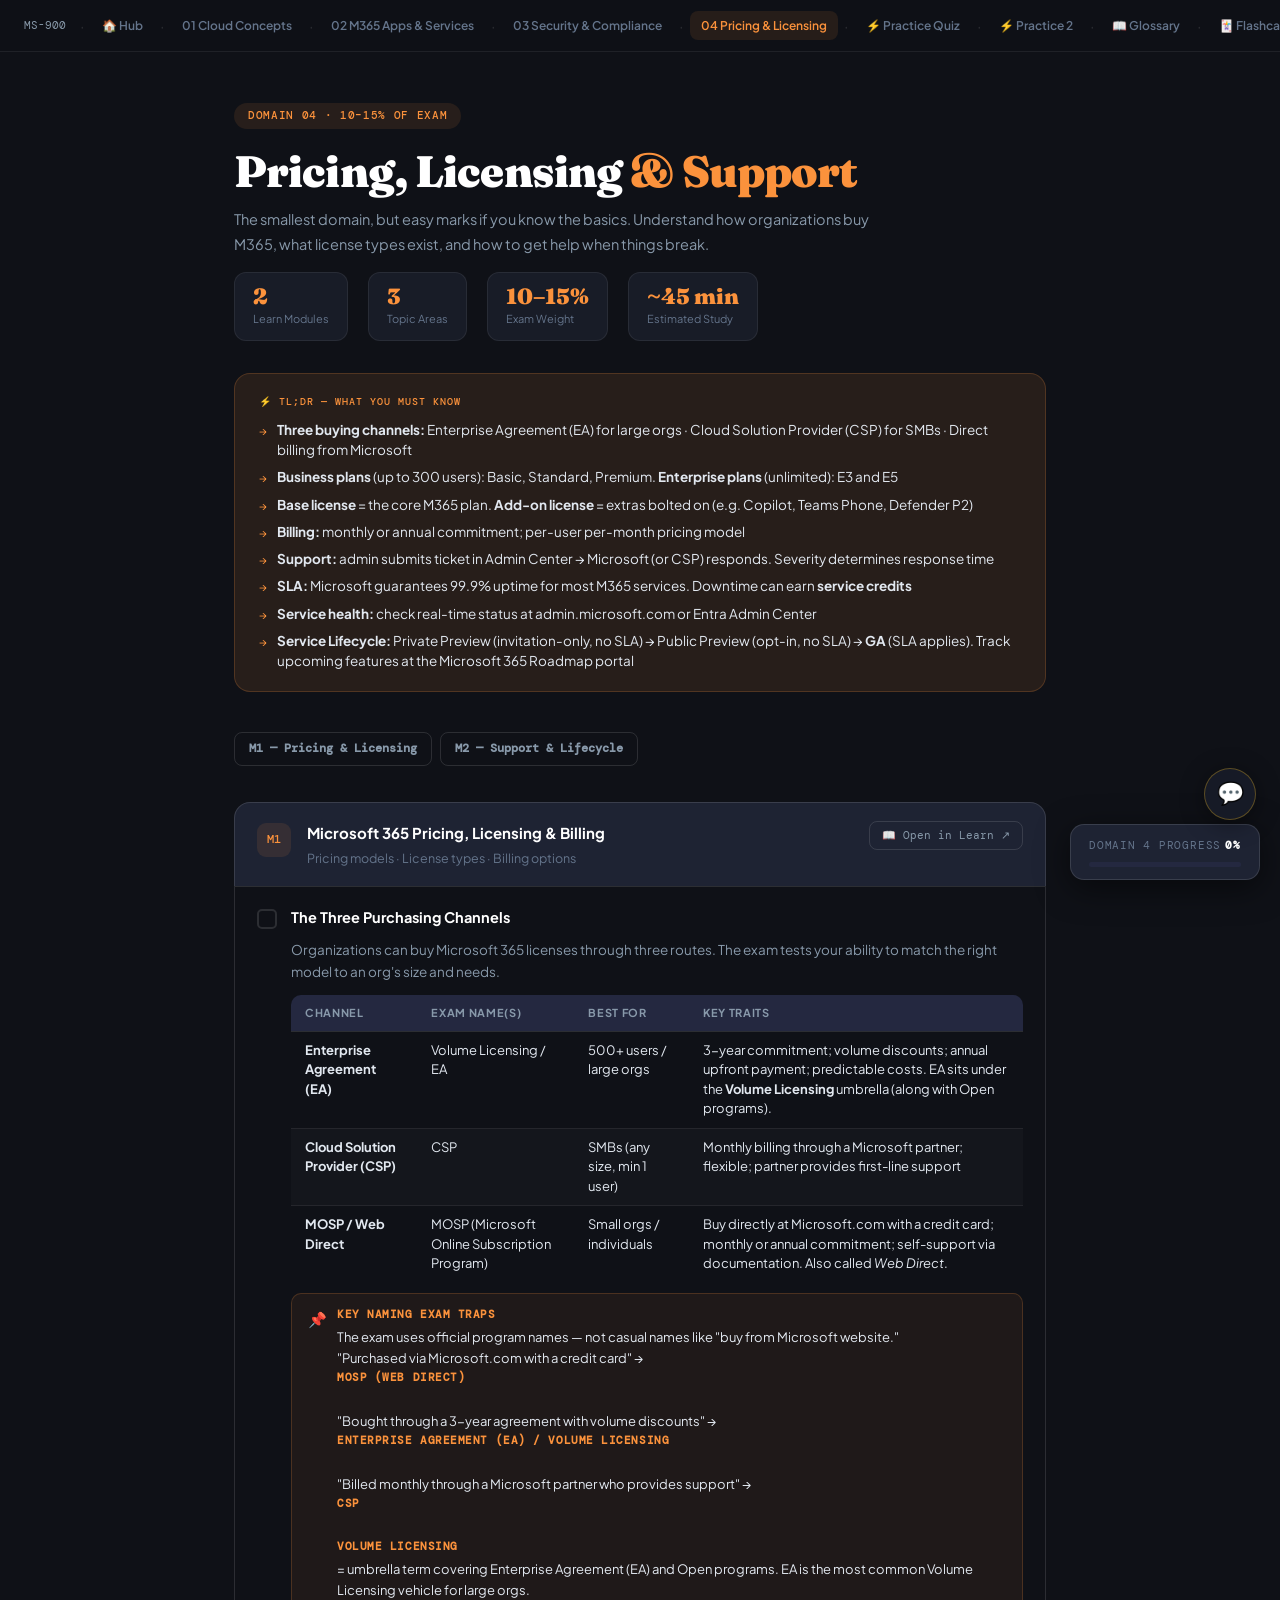
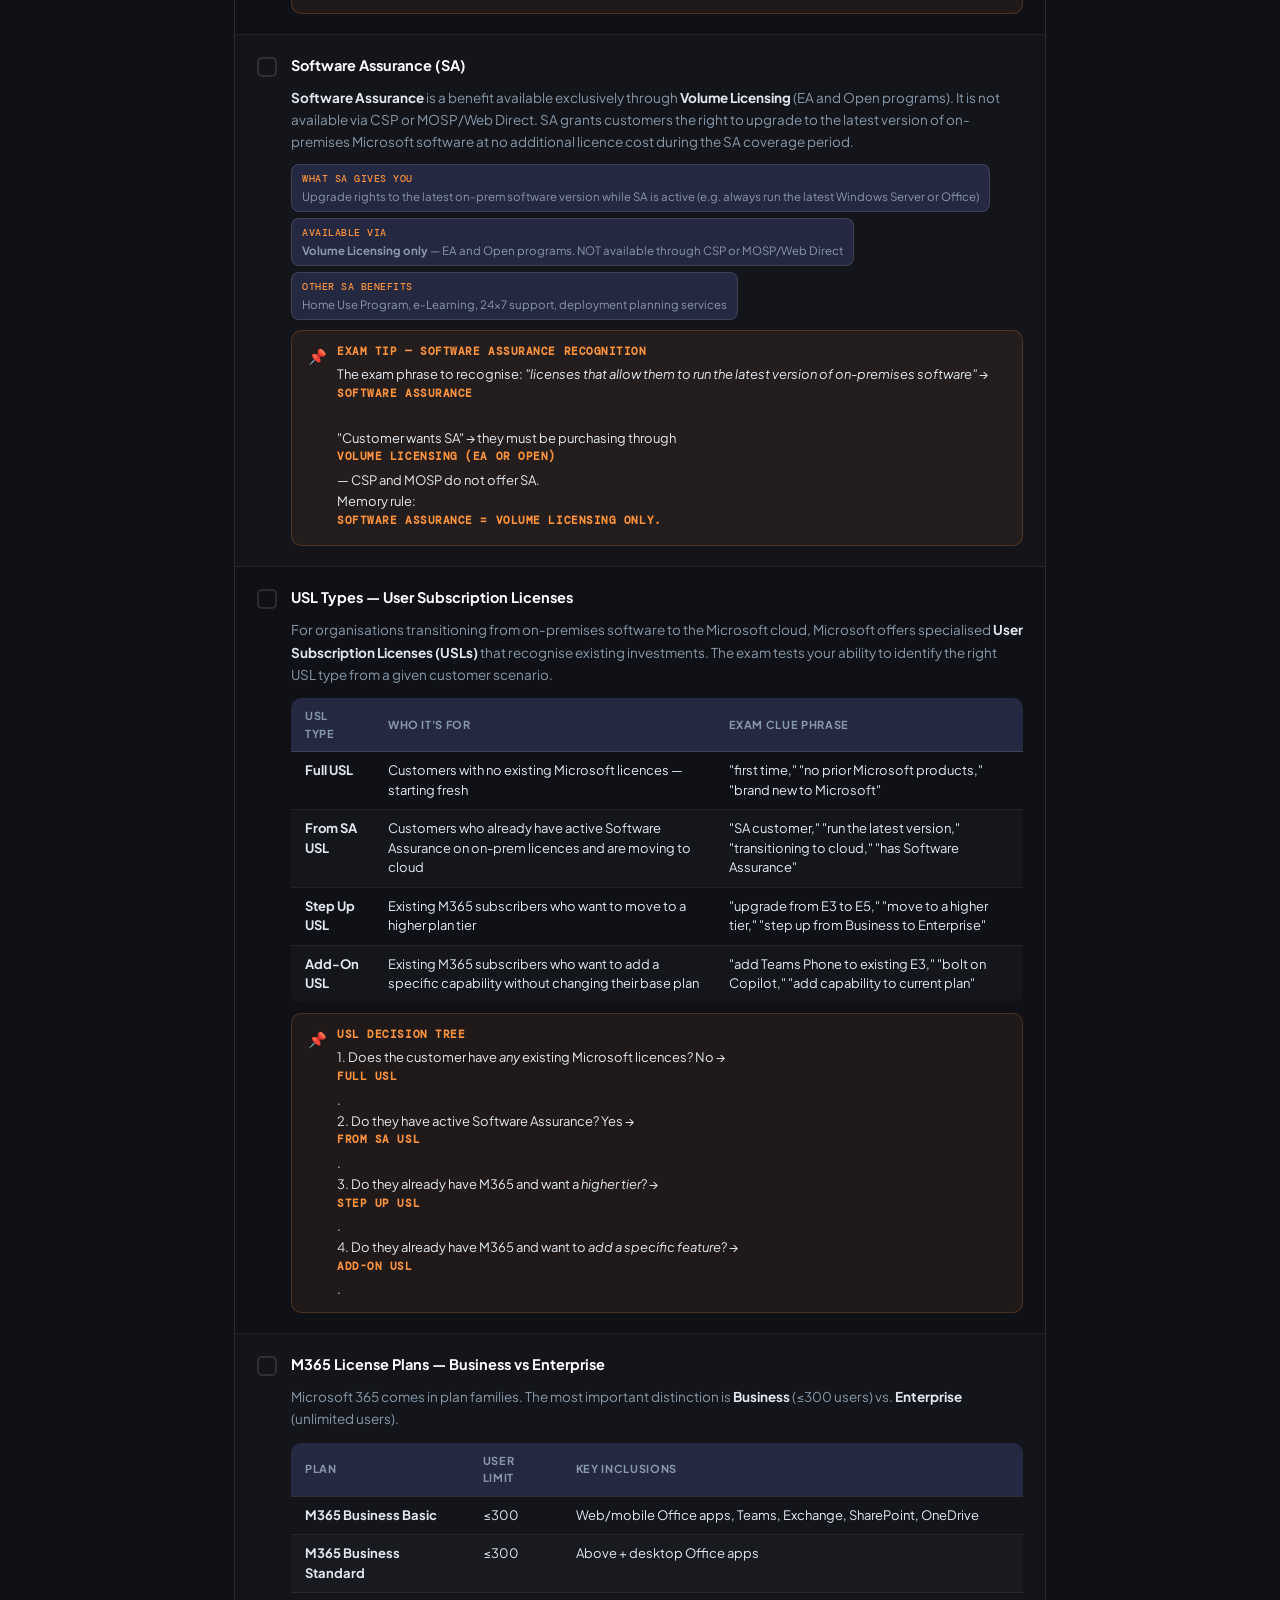
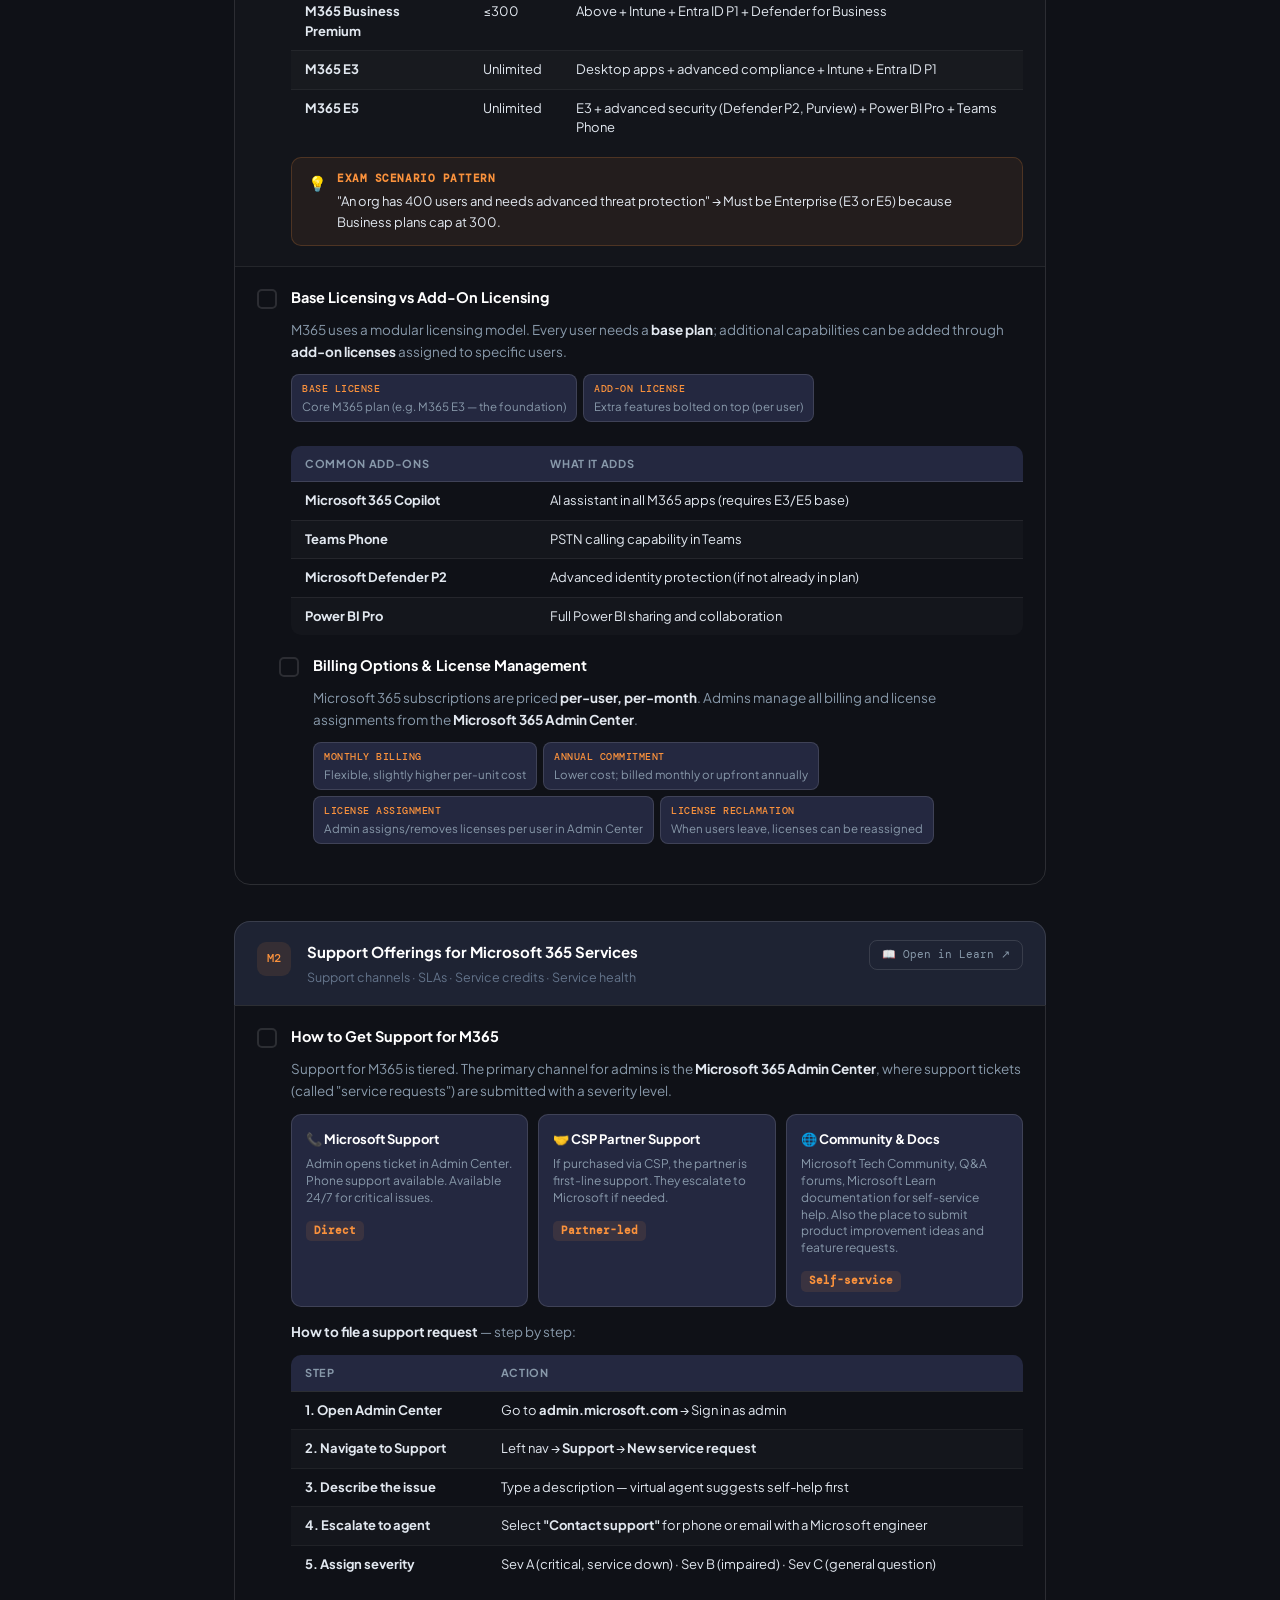
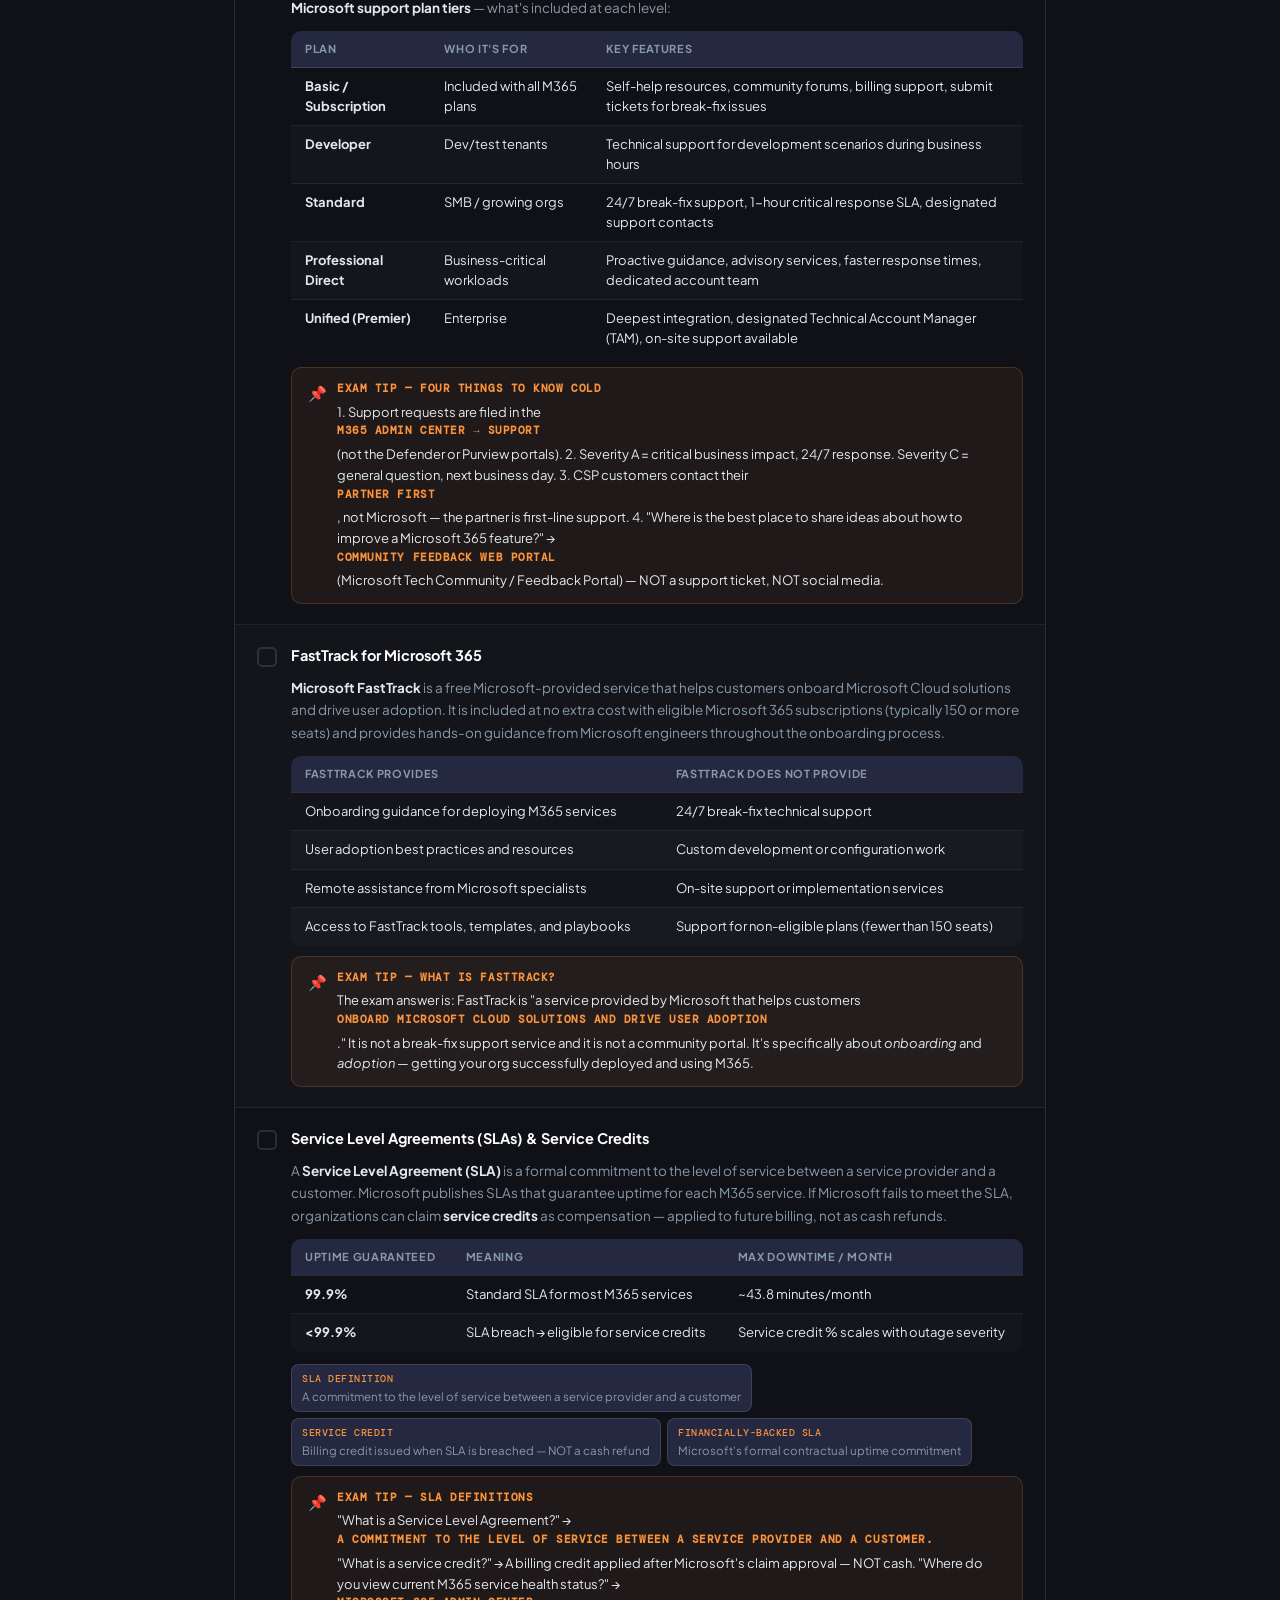
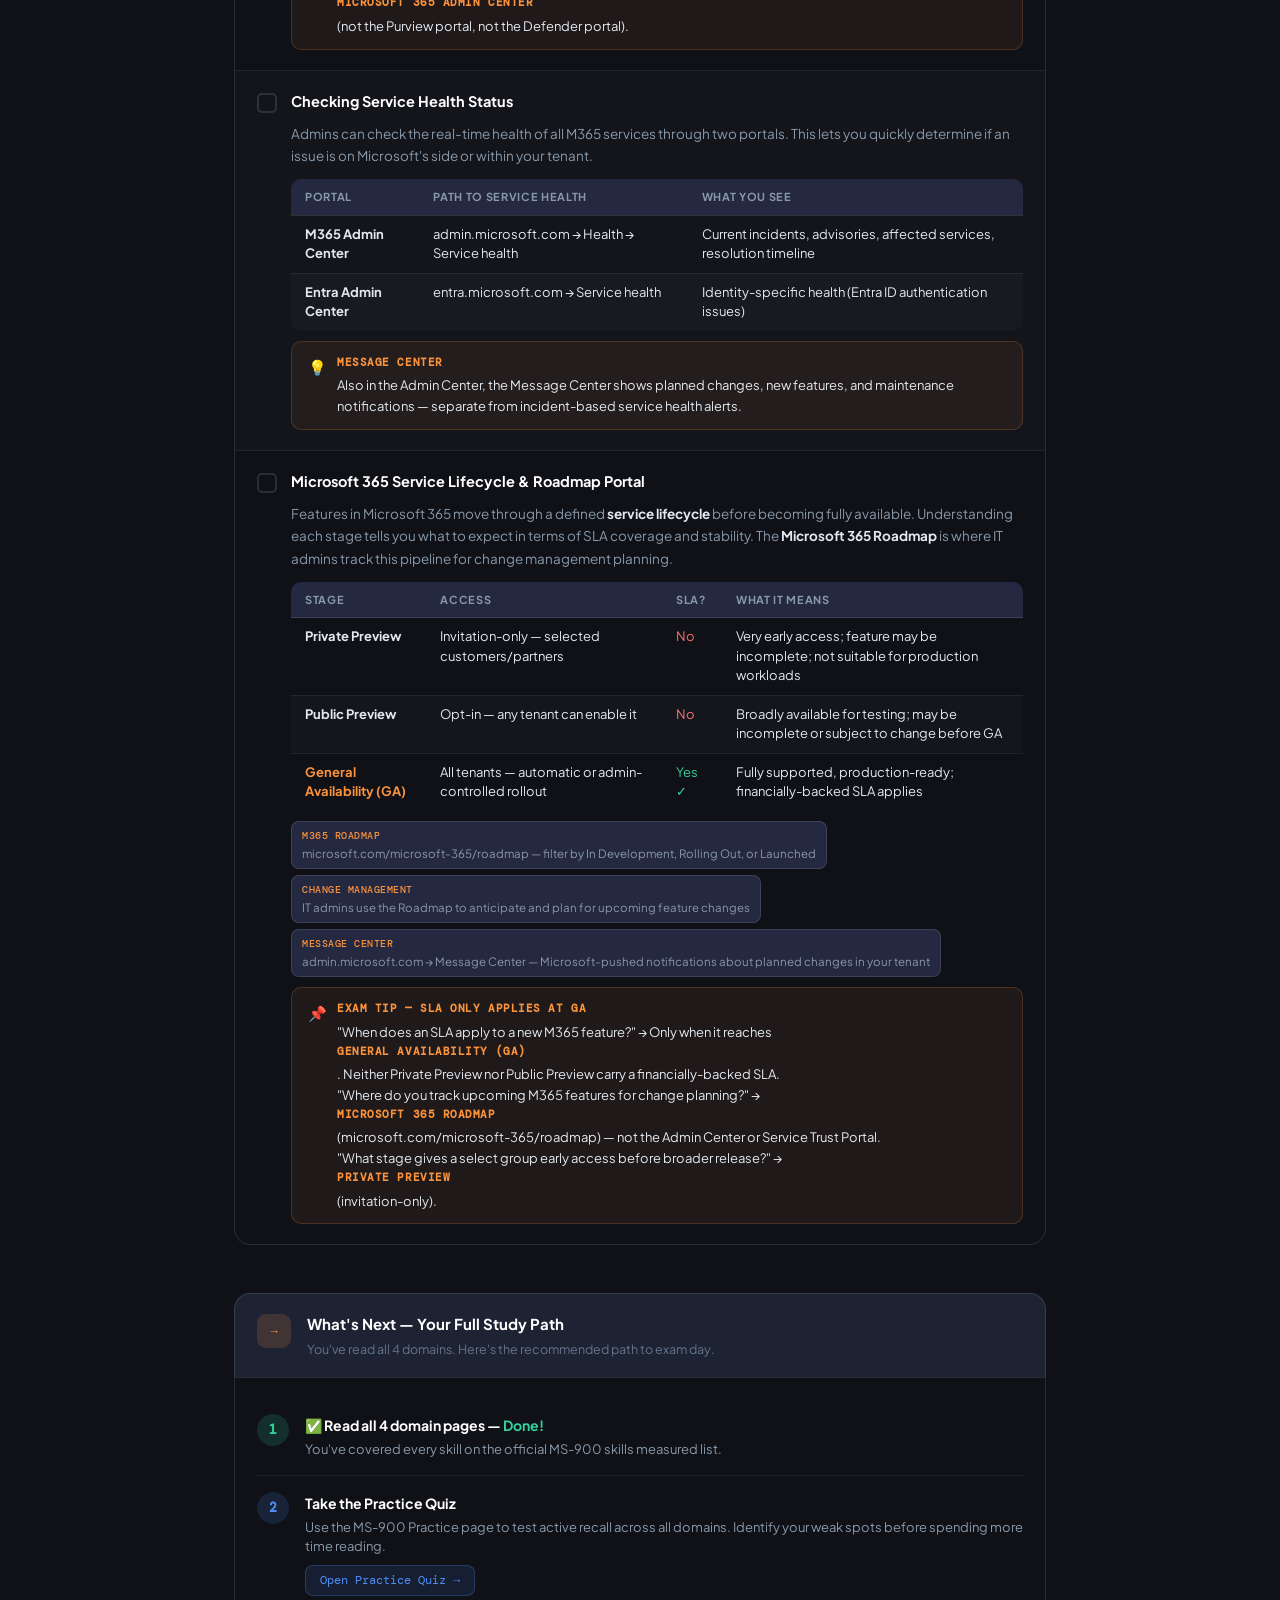
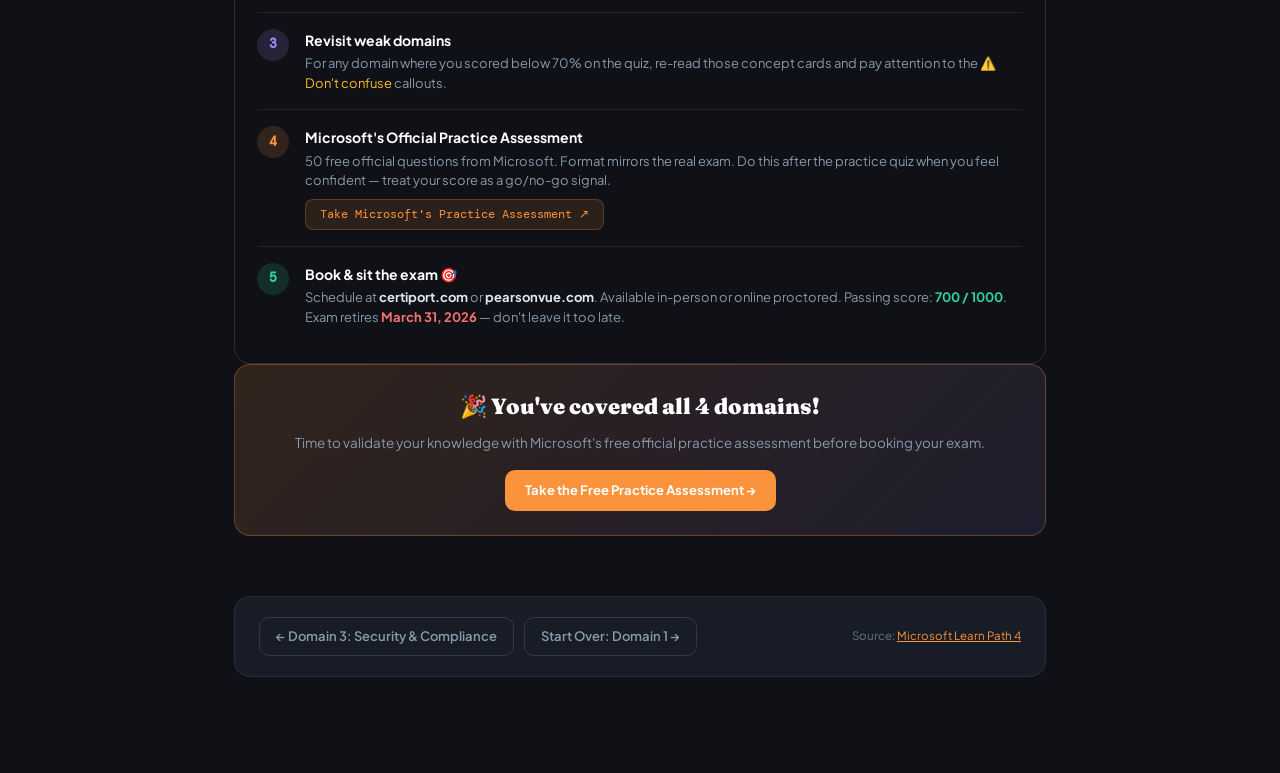
<file: ms900-domain4.html>
<!DOCTYPE html>
<html lang="en">
<head>
<meta charset="UTF-8">
<meta name="viewport" content="width=device-width, initial-scale=1.0">
<title>MS-900 | Domain 4: Pricing, Licensing &amp; Support</title>
<link href="https://fonts.googleapis.com/css2?family=DM+Mono:wght@400;500&family=Fraunces:opsz,wght@9..144,400;9..144,700;9..144,900&family=Plus+Jakarta+Sans:wght@400;500;600;700&display=swap" rel="stylesheet">
<style>
:root{--bg:#0f1117;--surface:#181c27;--surface2:#1e2333;--surface3:#242840;--border:rgba(255,255,255,.07);--border2:rgba(255,255,255,.12);--text:#e2e8f0;--muted:#64748b;--muted2:#8899aa;--c:#fb923c;--cs:rgba(251,146,60,.1);--ch:rgba(251,146,60,.2)}
*{box-sizing:border-box;margin:0;padding:0}html{scroll-behavior:smooth}
body{background:var(--bg);color:var(--text);font-family:'Plus Jakarta Sans',sans-serif;min-height:100vh;line-height:1.6}
.topnav{position:sticky;top:0;z-index:100;background:rgba(15,17,23,.95);backdrop-filter:blur(12px);border-bottom:1px solid var(--border);padding:0 24px;display:flex;align-items:center;gap:4px;height:52px;overflow-x:auto}
.topnav a{text-decoration:none;white-space:nowrap;font-size:12px;font-weight:600;padding:5px 11px;border-radius:8px;transition:all .2s;color:var(--muted)}
.topnav a:hover{background:var(--surface2);color:var(--text)}
.topnav a.active{background:var(--cs);color:var(--c)}
.topnav .brand{font-family:'DM Mono',monospace;font-size:11px;color:var(--muted2);margin-right:8px;flex-shrink:0}
.topnav .sep{color:var(--border2);margin:0 2px}
.page{max-width:860px;margin:0 auto;padding:48px 24px 96px}
.domain-pill{display:inline-flex;align-items:center;gap:6px;padding:4px 14px;border-radius:999px;font-family:'DM Mono',monospace;font-size:11px;font-weight:500;letter-spacing:.06em;text-transform:uppercase;background:var(--cs);color:var(--c);margin-bottom:18px}
h1{font-family:'Fraunces',serif;font-size:clamp(28px,5vw,44px);font-weight:900;line-height:1.1;letter-spacing:-.02em;color:#fff;margin-bottom:12px}
h1 em{font-style:normal;color:var(--c)}
.hero-sub{color:var(--muted2);font-size:14.5px;max-width:640px;line-height:1.7;margin-bottom:8px}
.hero-stats{display:flex;gap:20px;flex-wrap:wrap;margin-bottom:32px;margin-top:16px}
.stat{background:var(--surface);border:1px solid var(--border);border-radius:12px;padding:12px 18px;font-size:13px}
.stat-val{font-family:'Fraunces',serif;font-size:22px;font-weight:900;color:var(--c);line-height:1}
.stat-key{font-size:11px;color:var(--muted);margin-top:3px}
.tldr{background:var(--cs);border:1px solid rgba(251,146,60,.2);border-radius:16px;padding:20px 24px;margin-bottom:40px}
.tldr-label{font-family:'DM Mono',monospace;font-size:10px;font-weight:500;text-transform:uppercase;letter-spacing:.1em;color:var(--c);margin-bottom:10px}
.tldr ul{list-style:none;display:flex;flex-direction:column;gap:7px}
.tldr ul li{font-size:13.5px;padding-left:18px;position:relative;line-height:1.5}
.tldr ul li::before{content:'→';position:absolute;left:0;color:var(--c);font-size:11px;top:3px}
.module-wrap{margin-top:36px}
.module-header{display:flex;align-items:flex-start;gap:16px;padding:18px 22px;background:var(--surface2);border-radius:16px 16px 0 0;border:1px solid var(--border2);border-bottom:none}
.module-num{width:34px;height:34px;border-radius:9px;display:flex;align-items:center;justify-content:center;font-family:'DM Mono',monospace;font-size:12px;font-weight:500;flex-shrink:0;background:var(--cs);color:var(--c);margin-top:2px}
.module-title{font-size:15px;font-weight:700;color:#fff;margin-bottom:3px}
.module-desc{font-size:12.5px;color:var(--muted)}
.module-link{margin-left:auto;flex-shrink:0;font-size:11px;font-family:'DM Mono',monospace;text-decoration:none;padding:5px 12px;border-radius:8px;border:1px solid var(--border2);color:var(--muted2);transition:all .2s;white-space:nowrap;align-self:flex-start}
.module-link:hover{color:#fff;background:var(--surface3)}
.module-body{border:1px solid var(--border2);border-radius:0 0 16px 16px;overflow:hidden}
.concept{padding:20px 22px;border-bottom:1px solid var(--border)}
.concept:last-child{border-bottom:none}
.concept:nth-child(even){background:rgba(255,255,255,.015)}
.concept-top{display:flex;align-items:flex-start;gap:14px}
.skill-check{width:20px;height:20px;border-radius:5px;border:2px solid var(--border2);background:transparent;flex-shrink:0;cursor:pointer;margin-top:2px;appearance:none;-webkit-appearance:none;transition:all .2s;position:relative}
.skill-check:checked{background:var(--c);border-color:var(--c)}
.skill-check:checked::after{content:'✓';position:absolute;top:50%;left:50%;transform:translate(-50%,-50%);font-size:11px;font-weight:700;color:#fff}
.concept-title{font-size:14.5px;font-weight:700;color:#fff;line-height:1.4;flex:1}
.concept-body{padding-left:34px;margin-top:10px}
.concept-desc{font-size:13.5px;color:var(--muted2);line-height:1.65;margin-bottom:10px}
.concept-desc strong{color:var(--text)}
.compare-table{width:100%;border-collapse:collapse;font-size:13px;margin-top:12px;border-radius:10px;overflow:hidden}
.compare-table th{background:var(--surface3);padding:9px 14px;text-align:left;font-size:11px;font-weight:700;text-transform:uppercase;letter-spacing:.06em;color:var(--muted2);border-bottom:1px solid var(--border2)}
.compare-table td{padding:9px 14px;border-bottom:1px solid var(--border);color:var(--text);vertical-align:top;line-height:1.5}
.compare-table tr:last-child td{border-bottom:none}
.compare-table tr:nth-child(even) td{background:rgba(255,255,255,.02)}
.table-wrap{overflow-x:auto;-webkit-overflow-scrolling:touch;margin-top:12px}
.table-wrap .compare-table{margin-top:0;min-width:480px}
@media(max-width:600px){.compare-table th{padding:7px 10px;font-size:10px}.compare-table td{padding:7px 10px;font-size:12px}}
.callout{border-radius:10px;padding:12px 16px;font-size:13px;line-height:1.6;margin-top:10px;display:flex;gap:10px;align-items:flex-start;background:rgba(251,146,60,.07);border:1px solid rgba(251,146,60,.2)}
.callout-icon{font-size:15px;flex-shrink:0;margin-top:1px}
.callout-text{color:var(--text)}
.callout-text strong{display:block;font-size:11px;font-family:'DM Mono',monospace;text-transform:uppercase;letter-spacing:.05em;color:var(--c);margin-bottom:4px}
.key-terms{display:flex;flex-wrap:wrap;gap:6px;margin-top:10px}
.term{display:inline-flex;flex-direction:column;background:var(--surface3);border:1px solid var(--border2);border-radius:8px;padding:6px 10px;font-size:12px}
.term-key{font-family:'DM Mono',monospace;font-size:10px;font-weight:500;text-transform:uppercase;letter-spacing:.05em;color:var(--c);margin-bottom:2px}
.term-val{color:var(--muted2);font-size:11.5px;line-height:1.4}
.support-tiers{display:grid;grid-template-columns:repeat(auto-fit,minmax(180px,1fr));gap:10px;margin-top:12px}
.tier-card{background:var(--surface3);border:1px solid var(--border2);border-radius:10px;padding:14px}
.tier-name{font-size:13px;font-weight:700;color:#fff;margin-bottom:6px}
.tier-desc{font-size:12px;color:var(--muted2);line-height:1.4;margin-bottom:8px}
.tier-tag{display:inline-block;padding:2px 8px;border-radius:5px;font-size:10.5px;font-family:'DM Mono',monospace;font-weight:600;background:var(--cs);color:var(--c)}
.progress-banner{position:fixed;bottom:20px;right:20px;background:var(--surface2);border:1px solid var(--border2);border-radius:14px;padding:12px 18px;min-width:190px;box-shadow:0 8px 32px rgba(0,0,0,.5);z-index:90}
.progress-label{font-size:11px;font-family:'DM Mono',monospace;color:var(--muted);text-transform:uppercase;letter-spacing:.07em;margin-bottom:7px;display:flex;justify-content:space-between}
.progress-label span{color:#fff;font-weight:700}
.progress-track{height:5px;background:var(--surface3);border-radius:999px;overflow:hidden}
.progress-fill{height:100%;border-radius:999px;background:var(--c);transition:width .4s ease;width:0%}
.page-footer{margin-top:60px;padding:20px 24px;background:var(--surface);border:1px solid var(--border);border-radius:16px;display:flex;align-items:center;justify-content:space-between;flex-wrap:wrap;gap:12px}
.footer-nav{display:flex;gap:10px;flex-wrap:wrap}
.footer-nav a{text-decoration:none;font-size:13px;font-weight:600;padding:8px 16px;border-radius:10px;border:1px solid var(--border2);color:var(--muted2);transition:all .2s}
.footer-nav a:hover{background:var(--surface2);color:#fff}
.footer-note{font-size:11.5px;color:var(--muted)}
.complete-banner{background:linear-gradient(135deg,rgba(251,146,60,.15),rgba(167,139,250,.1));border:1px solid rgba(251,146,60,.3);border-radius:16px;padding:24px;text-align:center;margin-bottom:40px}
.complete-banner h3{font-family:'Fraunces',serif;font-size:22px;font-weight:900;color:#fff;margin-bottom:8px}
.complete-banner p{font-size:13.5px;color:var(--muted2);margin-bottom:16px}
.complete-banner a{display:inline-block;padding:10px 20px;background:var(--c);color:#fff;font-weight:700;font-size:13px;border-radius:10px;text-decoration:none;transition:opacity .2s}
.complete-banner a:hover{opacity:.85}

.nav-done{color:#34d399;font-size:10px;font-weight:700}
.nav-started{color:#fbbf24;font-size:10px}
</style>
</head>
<body>

<nav class="topnav">
  <span class="brand">MS-900</span>
  <span class="sep">·</span>
  <a href="index.html">🏠 Hub</a>
  <span class="sep">·</span>
  <a href="ms900-domain1.html">01 Cloud Concepts</a>
  <span class="sep">·</span>
  <a href="ms900-domain2.html">02 M365 Apps &amp; Services</a>
  <span class="sep">·</span>
  <a href="ms900-domain3.html">03 Security &amp; Compliance</a>
  <span class="sep">·</span>
  <a href="ms900-domain4.html" class="active">04 Pricing &amp; Licensing</a>
  <span class="sep">·</span>
  <a href="ms900-practice.html">⚡ Practice Quiz</a>
  <span class="sep">·</span>
  <a href="ms900-practice2.html">⚡ Practice 2</a>
  <span class="sep">·</span>
  <a href="ms900-glossary.html">📖 Glossary</a>
  <span class="sep">·</span>
  <a href="ms900-flashcards.html">🃏 Flashcards</a>
</nav>

<main class="page">

  <div class="domain-pill">Domain 04 · 10–15% of Exam</div>
  <h1>Pricing, Licensing <em>&amp; Support</em></h1>
  <p class="hero-sub">The smallest domain, but easy marks if you know the basics. Understand how organizations buy M365, what license types exist, and how to get help when things break.</p>
  <div class="hero-stats">
    <div class="stat"><div class="stat-val">2</div><div class="stat-key">Learn Modules</div></div>
    <div class="stat"><div class="stat-val">3</div><div class="stat-key">Topic Areas</div></div>
    <div class="stat"><div class="stat-val">10–15%</div><div class="stat-key">Exam Weight</div></div>
    <div class="stat"><div class="stat-val">~45 min</div><div class="stat-key">Estimated Study</div></div>
  </div>

  <div class="tldr">
    <div class="tldr-label">⚡ TL;DR — What You Must Know</div>
    <ul>
      <li><strong>Three buying channels:</strong> Enterprise Agreement (EA) for large orgs · Cloud Solution Provider (CSP) for SMBs · Direct billing from Microsoft</li>
      <li><strong>Business plans</strong> (up to 300 users): Basic, Standard, Premium. <strong>Enterprise plans</strong> (unlimited): E3 and E5</li>
      <li><strong>Base license</strong> = the core M365 plan. <strong>Add-on license</strong> = extras bolted on (e.g. Copilot, Teams Phone, Defender P2)</li>
      <li><strong>Billing:</strong> monthly or annual commitment; per-user per-month pricing model</li>
      <li><strong>Support:</strong> admin submits ticket in Admin Center → Microsoft (or CSP) responds. Severity determines response time</li>
      <li><strong>SLA:</strong> Microsoft guarantees 99.9% uptime for most M365 services. Downtime can earn <strong>service credits</strong></li>
      <li><strong>Service health:</strong> check real-time status at admin.microsoft.com or Entra Admin Center</li>
      <li><strong>Service Lifecycle:</strong> Private Preview (invitation-only, no SLA) → Public Preview (opt-in, no SLA) → <strong>GA</strong> (SLA applies). Track upcoming features at the Microsoft 365 Roadmap portal</li>
    </ul>
  </div>

  <!-- In-page section jump bar -->
  <div style="display:flex;flex-wrap:wrap;gap:8px;margin-bottom:32px">
    <a href="#m1-licensing" style="text-decoration:none;font-size:12px;font-weight:600;padding:6px 14px;border-radius:8px;border:1px solid var(--border2);color:var(--muted2);transition:all .2s;font-family:'DM Mono',monospace" onmouseover="this.style.color='#fff';this.style.background='var(--surface2)'" onmouseout="this.style.color='';this.style.background=''">M1 — Pricing &amp; Licensing</a>
    <a href="#m2-support" style="text-decoration:none;font-size:12px;font-weight:600;padding:6px 14px;border-radius:8px;border:1px solid var(--border2);color:var(--muted2);transition:all .2s;font-family:'DM Mono',monospace" onmouseover="this.style.color='#fff';this.style.background='var(--surface2)'" onmouseout="this.style.color='';this.style.background=''">M2 — Support &amp; Lifecycle</a>
  </div>

  <!-- MODULE 1: Pricing & Licensing -->
  <div class="module-wrap" id="m1-licensing">
    <div class="module-header">
      <div class="module-num">M1</div>
      <div>
        <div class="module-title">Microsoft 365 Pricing, Licensing &amp; Billing</div>
        <div class="module-desc">Pricing models · License types · Billing options</div>
      </div>
      <a class="module-link" href="https://learn.microsoft.com/en-us/training/modules/identify-licensing-options-available-microsoft-365/" target="_blank">📖 Open in Learn ↗</a>
    </div>
    <div class="module-body">

      <div class="concept">
        <div class="concept-top">
          <input type="checkbox" class="skill-check" data-skill="1">
          <div class="concept-title">The Three Purchasing Channels</div>
        </div>
        <div class="concept-body">
          <p class="concept-desc">Organizations can buy Microsoft 365 licenses through three routes. The exam tests your ability to match the right model to an org's size and needs.</p>
          <div class="table-wrap"><table class="compare-table">
            <thead><tr><th>Channel</th><th>Exam Name(s)</th><th>Best For</th><th>Key Traits</th></tr></thead>
            <tbody>
              <tr><td><strong>Enterprise Agreement (EA)</strong></td><td>Volume Licensing / EA</td><td>500+ users / large orgs</td><td>3-year commitment; volume discounts; annual upfront payment; predictable costs. EA sits under the <strong>Volume Licensing</strong> umbrella (along with Open programs).</td></tr>
              <tr><td><strong>Cloud Solution Provider (CSP)</strong></td><td>CSP</td><td>SMBs (any size, min 1 user)</td><td>Monthly billing through a Microsoft partner; flexible; partner provides first-line support</td></tr>
              <tr><td><strong>MOSP / Web Direct</strong></td><td>MOSP (Microsoft Online Subscription Program)</td><td>Small orgs / individuals</td><td>Buy directly at Microsoft.com with a credit card; monthly or annual commitment; self-support via documentation. Also called <em>Web Direct</em>.</td></tr>
            </tbody>
          </table></div>
          <div class="callout">
            <span class="callout-icon">📌</span>
            <div class="callout-text"><strong>Key naming exam traps</strong>
            The exam uses official program names — not casual names like "buy from Microsoft website."<br>
            "Purchased via Microsoft.com with a credit card" → <strong>MOSP (Web Direct)</strong><br>
            "Bought through a 3-year agreement with volume discounts" → <strong>Enterprise Agreement (EA) / Volume Licensing</strong><br>
            "Billed monthly through a Microsoft partner who provides support" → <strong>CSP</strong><br>
            <strong>Volume Licensing</strong> = umbrella term covering Enterprise Agreement (EA) and Open programs. EA is the most common Volume Licensing vehicle for large orgs.</div>
          </div>
        </div>
      </div>

      <div class="concept">
        <div class="concept-top">
          <input type="checkbox" class="skill-check" data-skill="9">
          <div class="concept-title">Software Assurance (SA)</div>
        </div>
        <div class="concept-body">
          <p class="concept-desc"><strong>Software Assurance</strong> is a benefit available exclusively through <strong>Volume Licensing</strong> (EA and Open programs). It is not available via CSP or MOSP/Web Direct. SA grants customers the right to upgrade to the latest version of on-premises Microsoft software at no additional licence cost during the SA coverage period.</p>
          <div class="key-terms">
            <div class="term"><span class="term-key">What SA gives you</span><span class="term-val">Upgrade rights to the latest on-prem software version while SA is active (e.g. always run the latest Windows Server or Office)</span></div>
            <div class="term"><span class="term-key">Available via</span><span class="term-val"><strong>Volume Licensing only</strong> — EA and Open programs. NOT available through CSP or MOSP/Web Direct</span></div>
            <div class="term"><span class="term-key">Other SA benefits</span><span class="term-val">Home Use Program, e-Learning, 24×7 support, deployment planning services</span></div>
          </div>
          <div class="callout" style="margin-top:10px">
            <span class="callout-icon">📌</span>
            <div class="callout-text"><strong>Exam tip — Software Assurance recognition</strong>
            The exam phrase to recognise: <em>"licenses that allow them to run the latest version of on-premises software"</em> → <strong>Software Assurance</strong><br>
            "Customer wants SA" → they must be purchasing through <strong>Volume Licensing (EA or Open)</strong> — CSP and MOSP do not offer SA.<br>
            Memory rule: <strong>Software Assurance = Volume Licensing only.</strong></div>
          </div>
        </div>
      </div>

      <div class="concept">
        <div class="concept-top">
          <input type="checkbox" class="skill-check" data-skill="10">
          <div class="concept-title">USL Types — User Subscription Licenses</div>
        </div>
        <div class="concept-body">
          <p class="concept-desc">For organisations transitioning from on-premises software to the Microsoft cloud, Microsoft offers specialised <strong>User Subscription Licenses (USLs)</strong> that recognise existing investments. The exam tests your ability to identify the right USL type from a given customer scenario.</p>
          <div class="table-wrap"><table class="compare-table">
            <thead><tr><th>USL Type</th><th>Who It's For</th><th>Exam Clue Phrase</th></tr></thead>
            <tbody>
              <tr><td><strong>Full USL</strong></td><td>Customers with no existing Microsoft licences — starting fresh</td><td>"first time," "no prior Microsoft products," "brand new to Microsoft"</td></tr>
              <tr><td><strong>From SA USL</strong></td><td>Customers who already have active Software Assurance on on-prem licences and are moving to cloud</td><td>"SA customer," "run the latest version," "transitioning to cloud," "has Software Assurance"</td></tr>
              <tr><td><strong>Step Up USL</strong></td><td>Existing M365 subscribers who want to move to a higher plan tier</td><td>"upgrade from E3 to E5," "move to a higher tier," "step up from Business to Enterprise"</td></tr>
              <tr><td><strong>Add-On USL</strong></td><td>Existing M365 subscribers who want to add a specific capability without changing their base plan</td><td>"add Teams Phone to existing E3," "bolt on Copilot," "add capability to current plan"</td></tr>
            </tbody>
          </table></div>
          <div class="callout" style="margin-top:10px">
            <span class="callout-icon">📌</span>
            <div class="callout-text"><strong>USL decision tree</strong>
            1. Does the customer have <em>any</em> existing Microsoft licences? No → <strong>Full USL</strong>.<br>
            2. Do they have active Software Assurance? Yes → <strong>From SA USL</strong>.<br>
            3. Do they already have M365 and want a <em>higher tier</em>? → <strong>Step Up USL</strong>.<br>
            4. Do they already have M365 and want to <em>add a specific feature</em>? → <strong>Add-On USL</strong>.</div>
          </div>
        </div>
      </div>

      <div class="concept">
        <div class="concept-top">
          <input type="checkbox" class="skill-check" data-skill="2">
          <div class="concept-title">M365 License Plans — Business vs Enterprise</div>
        </div>
        <div class="concept-body">
          <p class="concept-desc">Microsoft 365 comes in plan families. The most important distinction is <strong>Business</strong> (≤300 users) vs. <strong>Enterprise</strong> (unlimited users).</p>
          <div class="table-wrap"><table class="compare-table">
            <thead><tr><th>Plan</th><th>User Limit</th><th>Key Inclusions</th></tr></thead>
            <tbody>
              <tr><td><strong>M365 Business Basic</strong></td><td>≤300</td><td>Web/mobile Office apps, Teams, Exchange, SharePoint, OneDrive</td></tr>
              <tr><td><strong>M365 Business Standard</strong></td><td>≤300</td><td>Above + desktop Office apps</td></tr>
              <tr><td><strong>M365 Business Premium</strong></td><td>≤300</td><td>Above + Intune + Entra ID P1 + Defender for Business</td></tr>
              <tr><td><strong>M365 E3</strong></td><td>Unlimited</td><td>Desktop apps + advanced compliance + Intune + Entra ID P1</td></tr>
              <tr><td><strong>M365 E5</strong></td><td>Unlimited</td><td>E3 + advanced security (Defender P2, Purview) + Power BI Pro + Teams Phone</td></tr>
            </tbody>
          </table></div>
          <div class="callout">
            <span class="callout-icon">💡</span>
            <div class="callout-text"><strong>Exam scenario pattern</strong>"An org has 400 users and needs advanced threat protection" → Must be Enterprise (E3 or E5) because Business plans cap at 300.</div>
          </div>
        </div>
      </div>

      <div class="concept">
        <div class="concept-top">
          <input type="checkbox" class="skill-check" data-skill="3">
          <div class="concept-title">Base Licensing vs Add-On Licensing</div>
        </div>
        <div class="concept-body">
          <p class="concept-desc">M365 uses a modular licensing model. Every user needs a <strong>base plan</strong>; additional capabilities can be added through <strong>add-on licenses</strong> assigned to specific users.</p>
          <div class="key-terms">
            <div class="term"><span class="term-key">Base License</span><span class="term-val">Core M365 plan (e.g. M365 E3 — the foundation)</span></div>
            <div class="term"><span class="term-key">Add-On License</span><span class="term-val">Extra features bolted on top (per user)</span></div>
          </div>
          <div class="table-wrap"><div class="table-wrap"><table class="compare-table">
            <thead><tr><th>Common Add-Ons</th><th>What It Adds</th></tr></thead>
            <tbody>
              <tr><td><strong>Microsoft 365 Copilot</strong></td><td>AI assistant in all M365 apps (requires E3/E5 base)</td></tr>
              <tr><td><strong>Teams Phone</strong></td><td>PSTN calling capability in Teams</td></tr>
              <tr><td><strong>Microsoft Defender P2</strong></td><td>Advanced identity protection (if not already in plan)</td></tr>
              <tr><td><strong>Power BI Pro</strong></td><td>Full Power BI sharing and collaboration</td></tr>
            </tbody>
          </table></div>
        </div>
      </div>

      <div class="concept">
        <div class="concept-top">
          <input type="checkbox" class="skill-check" data-skill="4">
          <div class="concept-title">Billing Options &amp; License Management</div>
        </div>
        <div class="concept-body">
          <p class="concept-desc">Microsoft 365 subscriptions are priced <strong>per-user, per-month</strong>. Admins manage all billing and license assignments from the <strong>Microsoft 365 Admin Center</strong>.</p>
          <div class="key-terms">
            <div class="term"><span class="term-key">Monthly billing</span><span class="term-val">Flexible, slightly higher per-unit cost</span></div>
            <div class="term"><span class="term-key">Annual commitment</span><span class="term-val">Lower cost; billed monthly or upfront annually</span></div>
            <div class="term"><span class="term-key">License assignment</span><span class="term-val">Admin assigns/removes licenses per user in Admin Center</span></div>
            <div class="term"><span class="term-key">License reclamation</span><span class="term-val">When users leave, licenses can be reassigned</span></div>
          </div>
        </div>
      </div>

    </div>
  </div>

  <!-- MODULE 2: Support -->
  <div class="module-wrap" id="m2-support">
    <div class="module-header">
      <div class="module-num">M2</div>
      <div>
        <div class="module-title">Support Offerings for Microsoft 365 Services</div>
        <div class="module-desc">Support channels · SLAs · Service credits · Service health</div>
      </div>
      <a class="module-link" href="https://learn.microsoft.com/en-us/training/modules/describe-support-offerings-for-microsoft-365-services/" target="_blank">📖 Open in Learn ↗</a>
    </div>
    <div class="module-body">

      <div class="concept">
        <div class="concept-top">
          <input type="checkbox" class="skill-check" data-skill="5">
          <div class="concept-title">How to Get Support for M365</div>
        </div>
        <div class="concept-body">
          <p class="concept-desc">Support for M365 is tiered. The primary channel for admins is the <strong>Microsoft 365 Admin Center</strong>, where support tickets (called "service requests") are submitted with a severity level.</p>
          <div class="support-tiers">
            <div class="tier-card">
              <div class="tier-name">📞 Microsoft Support</div>
              <div class="tier-desc">Admin opens ticket in Admin Center. Phone support available. Available 24/7 for critical issues.</div>
              <div class="tier-tag">Direct</div>
            </div>
            <div class="tier-card">
              <div class="tier-name">🤝 CSP Partner Support</div>
              <div class="tier-desc">If purchased via CSP, the partner is first-line support. They escalate to Microsoft if needed.</div>
              <div class="tier-tag">Partner-led</div>
            </div>
            <div class="tier-card">
              <div class="tier-name">🌐 Community &amp; Docs</div>
              <div class="tier-desc">Microsoft Tech Community, Q&amp;A forums, Microsoft Learn documentation for self-service help. Also the place to submit product improvement ideas and feature requests.</div>
              <div class="tier-tag">Self-service</div>
            </div>
          </div>

          <p class="concept-desc" style="margin-top:14px;margin-bottom:8px"><strong>How to file a support request</strong> — step by step:</p>
          <div class="table-wrap"><table class="compare-table">
            <thead><tr><th>Step</th><th>Action</th></tr></thead>
            <tbody>
              <tr><td><strong>1. Open Admin Center</strong></td><td>Go to <strong>admin.microsoft.com</strong> → Sign in as admin</td></tr>
              <tr><td><strong>2. Navigate to Support</strong></td><td>Left nav → <strong>Support</strong> → <strong>New service request</strong></td></tr>
              <tr><td><strong>3. Describe the issue</strong></td><td>Type a description — virtual agent suggests self-help first</td></tr>
              <tr><td><strong>4. Escalate to agent</strong></td><td>Select <strong>"Contact support"</strong> for phone or email with a Microsoft engineer</td></tr>
              <tr><td><strong>5. Assign severity</strong></td><td>Sev A (critical, service down) · Sev B (impaired) · Sev C (general question)</td></tr>
            </tbody>
          </table></div>

          <p class="concept-desc" style="margin-top:14px;margin-bottom:8px"><strong>Microsoft support plan tiers</strong> — what's included at each level:</p>
          <div class="table-wrap"><table class="compare-table">
            <thead><tr><th>Plan</th><th>Who It's For</th><th>Key Features</th></tr></thead>
            <tbody>
              <tr><td><strong>Basic / Subscription</strong></td><td>Included with all M365 plans</td><td>Self-help resources, community forums, billing support, submit tickets for break-fix issues</td></tr>
              <tr><td><strong>Developer</strong></td><td>Dev/test tenants</td><td>Technical support for development scenarios during business hours</td></tr>
              <tr><td><strong>Standard</strong></td><td>SMB / growing orgs</td><td>24/7 break-fix support, 1-hour critical response SLA, designated support contacts</td></tr>
              <tr><td><strong>Professional Direct</strong></td><td>Business-critical workloads</td><td>Proactive guidance, advisory services, faster response times, dedicated account team</td></tr>
              <tr><td><strong>Unified (Premier)</strong></td><td>Enterprise</td><td>Deepest integration, designated Technical Account Manager (TAM), on-site support available</td></tr>
            </tbody>
          </table></div>

          <div class="callout">
            <span class="callout-icon">📌</span>
            <div class="callout-text"><strong>Exam tip — four things to know cold</strong>
            1. Support requests are filed in the <strong>M365 Admin Center → Support</strong> (not the Defender or Purview portals).
            2. Severity A = critical business impact, 24/7 response. Severity C = general question, next business day.
            3. CSP customers contact their <strong>partner first</strong>, not Microsoft — the partner is first-line support.
            4. "Where is the best place to share ideas about how to improve a Microsoft 365 feature?" → <strong>Community feedback web portal</strong> (Microsoft Tech Community / Feedback Portal) — NOT a support ticket, NOT social media.</div>
          </div>
        </div>
      </div>

      <div class="concept">
        <div class="concept-top">
          <input type="checkbox" class="skill-check" data-skill="8">
          <div class="concept-title">FastTrack for Microsoft 365</div>
        </div>
        <div class="concept-body">
          <p class="concept-desc"><strong>Microsoft FastTrack</strong> is a free Microsoft-provided service that helps customers onboard Microsoft Cloud solutions and drive user adoption. It is included at no extra cost with eligible Microsoft 365 subscriptions (typically 150 or more seats) and provides hands-on guidance from Microsoft engineers throughout the onboarding process.</p>
          <div class="table-wrap"><table class="compare-table">
            <thead><tr><th>FastTrack Provides</th><th>FastTrack Does NOT Provide</th></tr></thead>
            <tbody>
              <tr><td>Onboarding guidance for deploying M365 services</td><td>24/7 break-fix technical support</td></tr>
              <tr><td>User adoption best practices and resources</td><td>Custom development or configuration work</td></tr>
              <tr><td>Remote assistance from Microsoft specialists</td><td>On-site support or implementation services</td></tr>
              <tr><td>Access to FastTrack tools, templates, and playbooks</td><td>Support for non-eligible plans (fewer than 150 seats)</td></tr>
            </tbody>
          </table></div>
          <div class="callout">
            <span class="callout-icon">📌</span>
            <div class="callout-text"><strong>Exam tip — what is FastTrack?</strong>The exam answer is: FastTrack is "a service provided by Microsoft that helps customers <strong>onboard Microsoft Cloud solutions and drive user adoption</strong>." It is not a break-fix support service and it is not a community portal. It's specifically about <em>onboarding</em> and <em>adoption</em> — getting your org successfully deployed and using M365.</div>
          </div>
        </div>
      </div>

      <div class="concept">
        <div class="concept-top">
          <input type="checkbox" class="skill-check" data-skill="6">
          <div class="concept-title">Service Level Agreements (SLAs) &amp; Service Credits</div>
        </div>
        <div class="concept-body">
          <p class="concept-desc">A <strong>Service Level Agreement (SLA)</strong> is a formal commitment to the level of service between a service provider and a customer. Microsoft publishes SLAs that guarantee uptime for each M365 service. If Microsoft fails to meet the SLA, organizations can claim <strong>service credits</strong> as compensation — applied to future billing, not as cash refunds.</p>
          <div class="table-wrap"><table class="compare-table">
            <thead><tr><th>Uptime Guaranteed</th><th>Meaning</th><th>Max Downtime / Month</th></tr></thead>
            <tbody>
              <tr><td><strong>99.9%</strong></td><td>Standard SLA for most M365 services</td><td>~43.8 minutes/month</td></tr>
              <tr><td><strong>&lt;99.9%</strong></td><td>SLA breach → eligible for service credits</td><td>Service credit % scales with outage severity</td></tr>
            </tbody>
          </table></div>
          <div class="key-terms" style="margin-top:12px">
            <div class="term"><span class="term-key">SLA Definition</span><span class="term-val">A commitment to the level of service between a service provider and a customer</span></div>
            <div class="term"><span class="term-key">Service Credit</span><span class="term-val">Billing credit issued when SLA is breached — NOT a cash refund</span></div>
            <div class="term"><span class="term-key">Financially-backed SLA</span><span class="term-val">Microsoft's formal contractual uptime commitment</span></div>
          </div>
          <div class="callout" style="margin-top:10px">
            <span class="callout-icon">📌</span>
            <div class="callout-text"><strong>Exam tip — SLA definitions</strong>"What is a Service Level Agreement?" → <strong>A commitment to the level of service between a service provider and a customer.</strong> "What is a service credit?" → A billing credit applied after Microsoft's claim approval — NOT cash. "Where do you view current M365 service health status?" → <strong>Microsoft 365 Admin Center</strong> (not the Purview portal, not the Defender portal).</div>
          </div>
        </div>
      </div>

      <div class="concept">
        <div class="concept-top">
          <input type="checkbox" class="skill-check" data-skill="7">
          <div class="concept-title">Checking Service Health Status</div>
        </div>
        <div class="concept-body">
          <p class="concept-desc">Admins can check the real-time health of all M365 services through two portals. This lets you quickly determine if an issue is on Microsoft's side or within your tenant.</p>
          <div class="table-wrap"><table class="compare-table">
            <thead><tr><th>Portal</th><th>Path to Service Health</th><th>What You See</th></tr></thead>
            <tbody>
              <tr><td><strong>M365 Admin Center</strong></td><td>admin.microsoft.com → Health → Service health</td><td>Current incidents, advisories, affected services, resolution timeline</td></tr>
              <tr><td><strong>Entra Admin Center</strong></td><td>entra.microsoft.com → Service health</td><td>Identity-specific health (Entra ID authentication issues)</td></tr>
            </tbody>
          </table></div>
          <div class="callout">
            <span class="callout-icon">💡</span>
            <div class="callout-text"><strong>Message Center</strong>Also in the Admin Center, the Message Center shows planned changes, new features, and maintenance notifications — separate from incident-based service health alerts.</div>
          </div>
        </div>
      </div>

      <div class="concept">
        <div class="concept-top">
          <input type="checkbox" class="skill-check" data-skill="11">
          <div class="concept-title">Microsoft 365 Service Lifecycle &amp; Roadmap Portal</div>
        </div>
        <div class="concept-body">
          <p class="concept-desc">Features in Microsoft 365 move through a defined <strong>service lifecycle</strong> before becoming fully available. Understanding each stage tells you what to expect in terms of SLA coverage and stability. The <strong>Microsoft 365 Roadmap</strong> is where IT admins track this pipeline for change management planning.</p>
          <div class="table-wrap"><table class="compare-table">
            <thead><tr><th>Stage</th><th>Access</th><th>SLA?</th><th>What It Means</th></tr></thead>
            <tbody>
              <tr><td><strong>Private Preview</strong></td><td>Invitation-only — selected customers/partners</td><td style="color:#f87171">No</td><td>Very early access; feature may be incomplete; not suitable for production workloads</td></tr>
              <tr><td><strong>Public Preview</strong></td><td>Opt-in — any tenant can enable it</td><td style="color:#f87171">No</td><td>Broadly available for testing; may be incomplete or subject to change before GA</td></tr>
              <tr><td><strong style="color:var(--c)">General Availability (GA)</strong></td><td>All tenants — automatic or admin-controlled rollout</td><td style="color:#34d399">Yes ✓</td><td>Fully supported, production-ready; financially-backed SLA applies</td></tr>
            </tbody>
          </table></div>
          <div class="key-terms">
            <div class="term"><span class="term-key">M365 Roadmap</span><span class="term-val">microsoft.com/microsoft-365/roadmap — filter by In Development, Rolling Out, or Launched</span></div>
            <div class="term"><span class="term-key">Change Management</span><span class="term-val">IT admins use the Roadmap to anticipate and plan for upcoming feature changes</span></div>
            <div class="term"><span class="term-key">Message Center</span><span class="term-val">admin.microsoft.com → Message Center — Microsoft-pushed notifications about planned changes in your tenant</span></div>
          </div>
          <div class="callout">
            <span class="callout-icon">📌</span>
            <div class="callout-text"><strong>Exam tip — SLA only applies at GA</strong>
            "When does an SLA apply to a new M365 feature?" → Only when it reaches <strong>General Availability (GA)</strong>. Neither Private Preview nor Public Preview carry a financially-backed SLA.<br>
            "Where do you track upcoming M365 features for change planning?" → <strong>Microsoft 365 Roadmap</strong> (microsoft.com/microsoft-365/roadmap) — not the Admin Center or Service Trust Portal.<br>
            "What stage gives a select group early access before broader release?" → <strong>Private Preview</strong> (invitation-only).</div>
          </div>
        </div>
      </div>

    </div>
  </div>

  <!-- WHAT'S NEXT -->
  <div class="module-wrap" style="margin-top:48px">
    <div class="module-header" style="border-radius:16px 16px 0 0">
      <div class="module-num" style="background:rgba(251,146,60,.15);color:#fb923c">→</div>
      <div>
        <div class="module-title">What's Next — Your Full Study Path</div>
        <div class="module-desc">You've read all 4 domains. Here's the recommended path to exam day.</div>
      </div>
    </div>
    <div class="module-body">
      <div style="padding:20px 22px;display:flex;flex-direction:column;gap:0">

        <div style="display:flex;gap:16px;align-items:flex-start;padding:16px 0;border-bottom:1px solid var(--border)">
          <div style="width:32px;height:32px;border-radius:50%;background:rgba(52,211,153,.15);color:#34d399;font-family:'DM Mono',monospace;font-size:13px;font-weight:700;display:flex;align-items:center;justify-content:center;flex-shrink:0">1</div>
          <div>
            <div style="font-size:14px;font-weight:700;color:#fff;margin-bottom:3px">✅ Read all 4 domain pages — <em style="color:#34d399;font-style:normal">Done!</em></div>
            <div style="font-size:13px;color:var(--muted2);line-height:1.5">You've covered every skill on the official MS-900 skills measured list.</div>
          </div>
        </div>

        <div style="display:flex;gap:16px;align-items:flex-start;padding:16px 0;border-bottom:1px solid var(--border)">
          <div style="width:32px;height:32px;border-radius:50%;background:rgba(79,142,247,.15);color:#4f8ef7;font-family:'DM Mono',monospace;font-size:13px;font-weight:700;display:flex;align-items:center;justify-content:center;flex-shrink:0">2</div>
          <div>
            <div style="font-size:14px;font-weight:700;color:#fff;margin-bottom:3px">Take the Practice Quiz</div>
            <div style="font-size:13px;color:var(--muted2);line-height:1.5">Use the MS-900 Practice page to test active recall across all domains. Identify your weak spots before spending more time reading.</div>
            <a href="ms900-practice.html" style="display:inline-block;margin-top:8px;font-size:12px;font-family:'DM Mono',monospace;padding:5px 14px;border-radius:8px;background:rgba(79,142,247,.12);color:#4f8ef7;text-decoration:none;border:1px solid rgba(79,142,247,.25)">Open Practice Quiz →</a>
          </div>
        </div>

        <div style="display:flex;gap:16px;align-items:flex-start;padding:16px 0;border-bottom:1px solid var(--border)">
          <div style="width:32px;height:32px;border-radius:50%;background:rgba(167,139,250,.15);color:#a78bfa;font-family:'DM Mono',monospace;font-size:13px;font-weight:700;display:flex;align-items:center;justify-content:center;flex-shrink:0">3</div>
          <div>
            <div style="font-size:14px;font-weight:700;color:#fff;margin-bottom:3px">Revisit weak domains</div>
            <div style="font-size:13px;color:var(--muted2);line-height:1.5">For any domain where you scored below 70% on the quiz, re-read those concept cards and pay attention to the <span style="color:#fbbf24">⚠️ Don't confuse</span> callouts.</div>
          </div>
        </div>

        <div style="display:flex;gap:16px;align-items:flex-start;padding:16px 0;border-bottom:1px solid var(--border)">
          <div style="width:32px;height:32px;border-radius:50%;background:rgba(251,146,60,.15);color:#fb923c;font-family:'DM Mono',monospace;font-size:13px;font-weight:700;display:flex;align-items:center;justify-content:center;flex-shrink:0">4</div>
          <div>
            <div style="font-size:14px;font-weight:700;color:#fff;margin-bottom:3px">Microsoft's Official Practice Assessment</div>
            <div style="font-size:13px;color:var(--muted2);line-height:1.5">50 free official questions from Microsoft. Format mirrors the real exam. Do this after the practice quiz when you feel confident — treat your score as a go/no-go signal.</div>
            <a href="https://learn.microsoft.com/en-us/credentials/certifications/exams/ms-900/practice/assessment?assessment-type=practice&assessmentId=50" target="_blank" style="display:inline-block;margin-top:8px;font-size:12px;font-family:'DM Mono',monospace;padding:5px 14px;border-radius:8px;background:rgba(251,146,60,.12);color:#fb923c;text-decoration:none;border:1px solid rgba(251,146,60,.25)">Take Microsoft's Practice Assessment ↗</a>
          </div>
        </div>

        <div style="display:flex;gap:16px;align-items:flex-start;padding:16px 0">
          <div style="width:32px;height:32px;border-radius:50%;background:rgba(52,211,153,.15);color:#34d399;font-family:'DM Mono',monospace;font-size:13px;font-weight:700;display:flex;align-items:center;justify-content:center;flex-shrink:0">5</div>
          <div>
            <div style="font-size:14px;font-weight:700;color:#fff;margin-bottom:3px">Book &amp; sit the exam 🎯</div>
            <div style="font-size:13px;color:var(--muted2);line-height:1.5">Schedule at <strong style="color:var(--text)">certiport.com</strong> or <strong style="color:var(--text)">pearsonvue.com</strong>. Available in-person or online proctored. Passing score: <strong style="color:#34d399">700 / 1000</strong>. Exam retires <strong style="color:#f87171">March 31, 2026</strong> — don't leave it too late.</div>
          </div>
        </div>

      </div>
    </div>
  </div>

  <!-- COMPLETION BANNER -->

  <div class="complete-banner">
    <h3>🎉 You've covered all 4 domains!</h3>
    <p>Time to validate your knowledge with Microsoft's free official practice assessment before booking your exam.</p>
    <a href="https://learn.microsoft.com/en-us/credentials/certifications/exams/ms-900/practice/assessment?assessment-type=practice&assessmentId=50" target="_blank">Take the Free Practice Assessment →</a>
  </div>

  <div class="page-footer">
    <div class="footer-nav">
      <a href="ms900-domain3.html">← Domain 3: Security &amp; Compliance</a>
      <a href="ms900-domain1.html">Start Over: Domain 1 →</a>
    </div>
    <div class="footer-note">Source: <a href="https://learn.microsoft.com/en-us/training/paths/m365-licensing-service-support/" target="_blank" style="color:#fb923c">Microsoft Learn Path 4</a></div>
  </div>

</main>

<div class="progress-banner">
  <div class="progress-label">Domain 4 Progress <span id="pct">0%</span></div>
  <div class="progress-track"><div class="progress-fill" id="pfill"></div></div>
</div>

<script>
const STORAGE_KEY = 'ms900_d4';
const checks = document.querySelectorAll('.skill-check');
const total = checks.length;
function save() {
  const state = {};
  checks.forEach(c => { state[c.dataset.skill] = c.checked; });
  localStorage.setItem(STORAGE_KEY, JSON.stringify(state));
  updateProgress();
}
function load() {
  try {
    const state = JSON.parse(localStorage.getItem(STORAGE_KEY) || '{}');
    checks.forEach(c => { if (state[c.dataset.skill]) c.checked = true; });
  } catch(e){}
  updateProgress();
}
function updateProgress() {
  const done = [...checks].filter(c => c.checked).length;
  const pct = Math.round((done / total) * 100);
  document.getElementById('pct').textContent = pct + '%';
  document.getElementById('pfill').style.width = pct + '%';
}
checks.forEach(c => c.addEventListener('change', save));
load();

// Nav completion indicators
(function(){
  const keys = ['ms900_d1','ms900_d2','ms900_d3','ms900_d4'];
  const links = document.querySelectorAll('.topnav a:not([href*="practice"])');
  links.forEach((link, i) => {
    if(i >= keys.length) return;
    try {
      const state = JSON.parse(localStorage.getItem(keys[i]) || '{}');
      const total = Object.keys(state).length;
      const done = Object.values(state).filter(Boolean).length;
      if(done > 0 && !link.classList.contains('active')) {
        const badge = document.createElement('span');
        badge.className = (done >= total && total > 0) ? 'nav-done' : 'nav-started';
        badge.textContent = (done >= total && total > 0) ? ' ✓' : ' •';
        link.appendChild(badge);
      }
    } catch(e){}
  });
})();

</script>
<link rel="stylesheet" href="ms900-chatbot.css">
<script src="ms900-chatbot.js"></script>
</body>
</html>
</file>
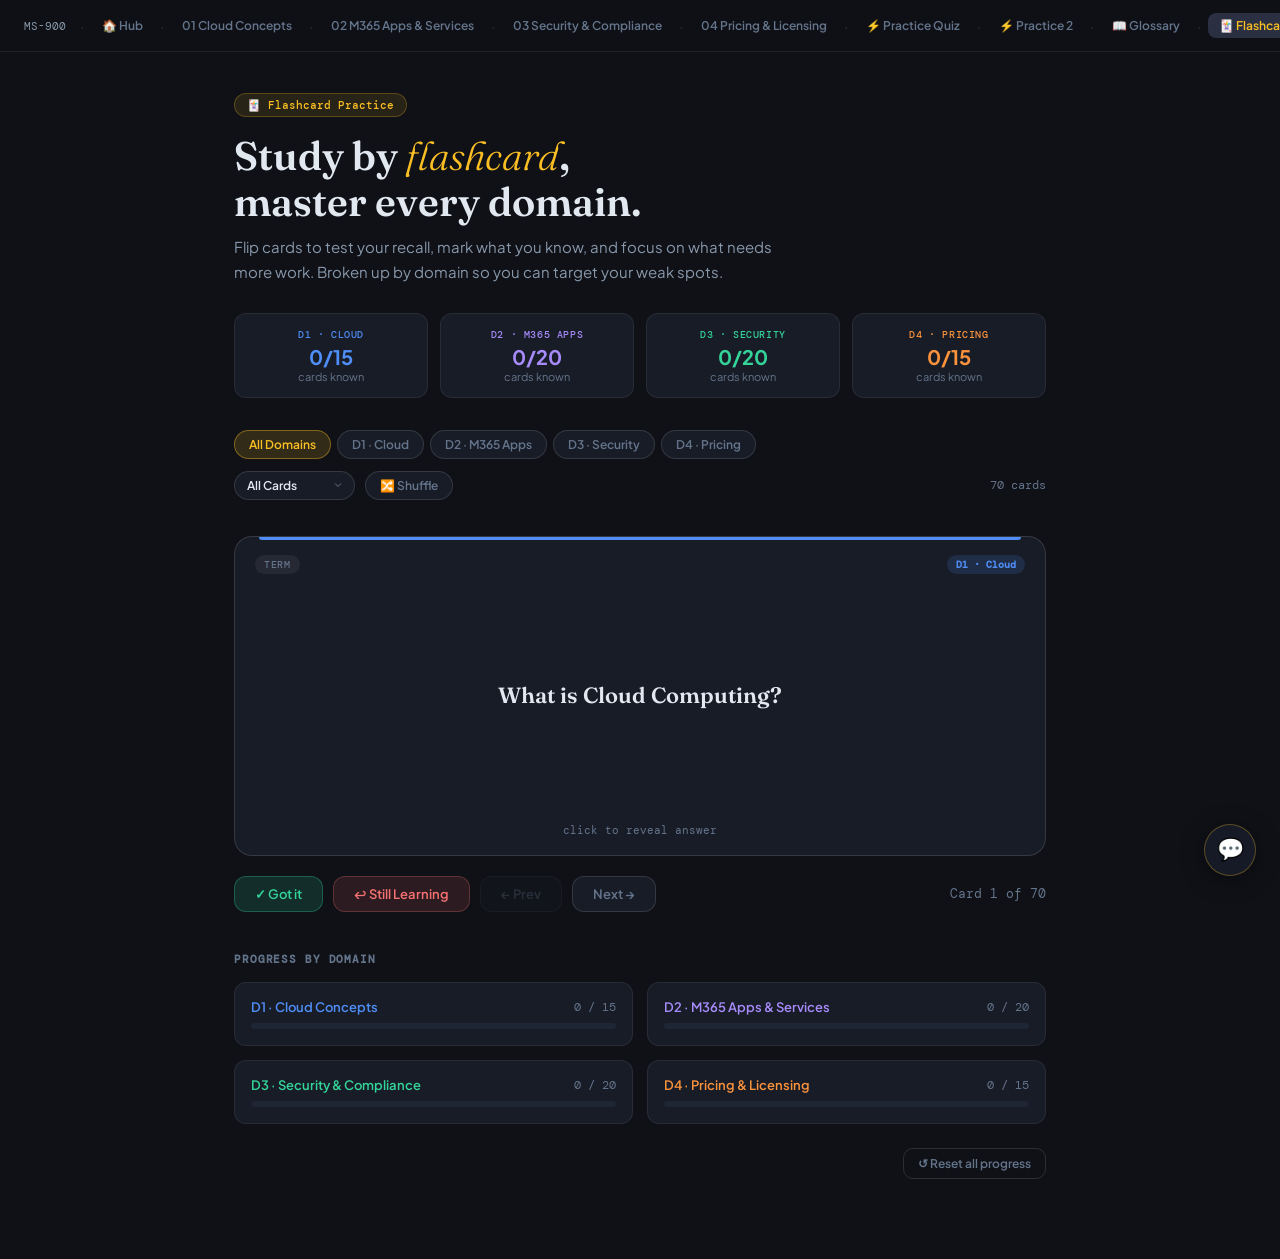
<file: ms900-flashcards.html>
<!DOCTYPE html>
<html lang="en">
<head>
<meta charset="UTF-8">
<meta name="viewport" content="width=device-width,initial-scale=1">
<title>MS-900 Flashcards · Practice by Domain</title>
<link rel="preconnect" href="https://fonts.googleapis.com">
<link rel="preconnect" href="https://fonts.gstatic.com" crossorigin>
<link href="https://fonts.googleapis.com/css2?family=DM+Mono:wght@400;500&family=Fraunces:ital,opsz,wght@0,9..144,300;0,9..144,600;1,9..144,300&family=Plus+Jakarta+Sans:wght@400;500;600;700&display=swap" rel="stylesheet">
<style>
*,*::before,*::after{box-sizing:border-box;margin:0;padding:0}
:root{
  --bg:#0f1117;--surface:#181c27;--surface2:#1e2535;--surface3:#242a3a;
  --text:#e2e8f0;--muted:#64748b;--muted2:#8898aa;--border:rgba(255,255,255,.07);--border2:rgba(255,255,255,.12);
  --d1:#4f8ef7;--d2:#a78bfa;--d3:#34d399;--d4:#fb923c;
  --amber:#fbbf24;--correct:#34d399;--wrong:#f87171;
}
html{scroll-behavior:smooth}
body{background:var(--bg);color:var(--text);font-family:'Plus Jakarta Sans',sans-serif;min-height:100vh;padding-bottom:80px}

/* NAV */
.topnav{position:sticky;top:0;z-index:100;background:rgba(15,17,23,.95);backdrop-filter:blur(12px);border-bottom:1px solid var(--border);padding:0 24px;display:flex;align-items:center;gap:4px;height:52px;overflow-x:auto}
.topnav a{text-decoration:none;white-space:nowrap;font-size:12px;font-weight:600;padding:5px 11px;border-radius:8px;transition:all .2s;color:var(--muted)}
.topnav a:hover{background:var(--surface2);color:var(--text)}
.topnav a.active{background:#2a2f42;color:var(--amber)}
.topnav .brand{font-family:'DM Mono',monospace;font-size:11px;color:var(--muted2);margin-right:8px;flex-shrink:0}
.topnav .sep{color:var(--border2);margin:0 2px}

/* HERO */
.hero{max-width:860px;margin:0 auto;padding:40px 24px 0}
.hero-pill{display:inline-flex;align-items:center;gap:6px;background:rgba(251,191,36,.1);border:1px solid rgba(251,191,36,.25);border-radius:20px;padding:4px 12px;font-family:'DM Mono',monospace;font-size:11px;font-weight:500;color:var(--amber);margin-bottom:16px}
.hero h1{font-family:'Fraunces',serif;font-size:clamp(26px,5vw,40px);font-weight:600;line-height:1.15;margin-bottom:10px}
.hero h1 em{font-style:italic;font-weight:300;color:var(--amber)}
.hero p{color:var(--muted2);font-size:15px;max-width:560px;line-height:1.65;margin-bottom:28px}

/* DOMAIN STATS ROW */
.domain-stats{display:grid;grid-template-columns:repeat(4,1fr);gap:12px;margin-bottom:32px}
.ds-card{background:var(--surface);border:1px solid var(--border);border-radius:12px;padding:14px 16px;text-align:center}
.ds-card .ds-label{font-family:'DM Mono',monospace;font-size:10px;font-weight:500;text-transform:uppercase;letter-spacing:.06em;margin-bottom:6px}
.ds-card .ds-nums{font-size:20px;font-weight:700;line-height:1}
.ds-card .ds-sub{font-size:11px;color:var(--muted);margin-top:3px}
.ds-card.d1 .ds-label{color:var(--d1)} .ds-card.d1 .ds-nums{color:var(--d1)}
.ds-card.d2 .ds-label{color:var(--d2)} .ds-card.d2 .ds-nums{color:var(--d2)}
.ds-card.d3 .ds-label{color:var(--d3)} .ds-card.d3 .ds-nums{color:var(--d3)}
.ds-card.d4 .ds-label{color:var(--d4)} .ds-card.d4 .ds-nums{color:var(--d4)}

/* CONTROLS */
.controls{max-width:860px;margin:0 auto;padding:0 24px 24px}
.ctrl-row{display:flex;align-items:center;gap:10px;flex-wrap:wrap;margin-bottom:12px}

/* DOMAIN TABS */
.domain-tabs{display:flex;gap:6px;flex-wrap:wrap}
.dtab{background:var(--surface);border:1px solid var(--border2);color:var(--muted);font-size:12px;font-weight:600;padding:6px 14px;border-radius:20px;cursor:pointer;transition:all .2s;font-family:'Plus Jakarta Sans',sans-serif}
.dtab:hover{background:var(--surface2);color:var(--text)}
.dtab.active-all{background:rgba(251,191,36,.15);border-color:rgba(251,191,36,.4);color:var(--amber)}
.dtab.active-d1{background:rgba(79,142,247,.15);border-color:rgba(79,142,247,.4);color:var(--d1)}
.dtab.active-d2{background:rgba(167,139,250,.15);border-color:rgba(167,139,250,.4);color:var(--d2)}
.dtab.active-d3{background:rgba(52,211,153,.15);border-color:rgba(52,211,153,.4);color:var(--d3)}
.dtab.active-d4{background:rgba(251,146,60,.15);border-color:rgba(251,146,60,.4);color:var(--d4)}

/* STUDY MODE + SHUFFLE */
.mode-select{background:var(--surface);border:1px solid var(--border2);color:var(--text);font-size:12px;font-weight:600;padding:6px 12px;border-radius:20px;cursor:pointer;font-family:'Plus Jakarta Sans',sans-serif;outline:none;-webkit-appearance:none;appearance:none;padding-right:28px;background-image:url("data:image/svg+xml,%3Csvg xmlns='http://www.w3.org/2000/svg' width='12' height='12' viewBox='0 0 24 24' fill='none' stroke='%2364748b' stroke-width='2'%3E%3Cpolyline points='6 9 12 15 18 9'%3E%3C/polyline%3E%3C/svg%3E");background-repeat:no-repeat;background-position:right 10px center}
.mode-select:hover{border-color:var(--border2)}
.btn-shuffle{background:var(--surface);border:1px solid var(--border2);color:var(--muted);font-size:12px;font-weight:600;padding:6px 14px;border-radius:20px;cursor:pointer;transition:all .2s;font-family:'Plus Jakarta Sans',sans-serif}
.btn-shuffle:hover{background:var(--surface2);color:var(--text)}
.btn-shuffle.on{background:rgba(251,191,36,.1);border-color:rgba(251,191,36,.3);color:var(--amber)}
.ctrl-right{margin-left:auto;font-family:'DM Mono',monospace;font-size:12px;color:var(--muted)}

/* CARD STAGE */
.card-stage{max-width:860px;margin:0 auto;padding:0 24px}

/* EMPTY STATE */
.empty-state{text-align:center;padding:60px 24px;color:var(--muted)}
.empty-state .big{font-size:40px;margin-bottom:12px}
.empty-state p{font-size:14px;line-height:1.6}

/* CARD SCENE */
.card-scene{perspective:1200px;width:100%;height:320px;margin-bottom:20px;cursor:pointer}
.card-inner{width:100%;height:100%;position:relative;transform-style:preserve-3d;transition:transform .5s cubic-bezier(.4,.2,.2,1)}
.card-inner.flipped{transform:rotateY(180deg)}
.card-face{position:absolute;inset:0;backface-visibility:hidden;-webkit-backface-visibility:hidden;border-radius:18px;display:flex;flex-direction:column;justify-content:center;align-items:center;padding:36px 40px;text-align:center;border:1px solid var(--border2)}
.card-front{background:var(--surface)}
.card-back{background:var(--surface2);transform:rotateY(180deg)}

/* Card domain accent bar at top */
.card-face::before{content:'';position:absolute;top:0;left:24px;right:24px;height:3px;border-radius:0 0 4px 4px}
.card-scene.dom-1 .card-face::before{background:var(--d1)}
.card-scene.dom-2 .card-face::before{background:var(--d2)}
.card-scene.dom-3 .card-face::before{background:var(--d3)}
.card-scene.dom-4 .card-face::before{background:var(--d4)}

.card-type-badge{position:absolute;top:18px;left:20px;font-family:'DM Mono',monospace;font-size:10px;font-weight:500;text-transform:uppercase;letter-spacing:.07em;padding:3px 9px;border-radius:10px;background:rgba(255,255,255,.06);color:var(--muted)}
.card-domain-badge{position:absolute;top:18px;right:20px;font-family:'DM Mono',monospace;font-size:10px;font-weight:600;padding:3px 9px;border-radius:10px}
.dom-1 .card-domain-badge{background:rgba(79,142,247,.15);color:var(--d1)}
.dom-2 .card-domain-badge{background:rgba(167,139,250,.15);color:var(--d2)}
.dom-3 .card-domain-badge{background:rgba(52,211,153,.15);color:var(--d3)}
.dom-4 .card-domain-badge{background:rgba(251,146,60,.15);color:var(--d4)}

.card-hint{position:absolute;bottom:18px;font-size:11px;color:var(--muted);font-family:'DM Mono',monospace}
.card-front .card-question{font-family:'Fraunces',serif;font-size:clamp(16px,3.5vw,22px);font-weight:600;line-height:1.4;color:var(--text)}
.card-back .card-answer{font-size:clamp(13px,2.5vw,15px);line-height:1.7;color:var(--text);max-width:600px}
.card-back .card-answer strong{color:var(--amber)}

/* STATUS BADGE on known cards */
.card-status-badge{position:absolute;top:50px;right:20px;font-size:10px;font-weight:700;padding:3px 9px;border-radius:10px;display:none}
.status-known .card-status-badge{display:block;background:rgba(52,211,153,.15);color:var(--correct)}
.status-review .card-status-badge{display:block;background:rgba(248,113,113,.15);color:var(--wrong)}

/* CARD ACTIONS */
.card-actions{display:flex;align-items:center;gap:10px;flex-wrap:wrap}
.btn{font-family:'Plus Jakarta Sans',sans-serif;font-weight:600;font-size:13px;padding:9px 20px;border-radius:12px;border:none;cursor:pointer;transition:all .2s}
.btn-got-it{background:rgba(52,211,153,.15);color:var(--correct);border:1px solid rgba(52,211,153,.3)}
.btn-got-it:hover{background:rgba(52,211,153,.25)}
.btn-review{background:rgba(248,113,113,.12);color:var(--wrong);border:1px solid rgba(248,113,113,.25)}
.btn-review:hover{background:rgba(248,113,113,.22)}
.btn-nav{background:var(--surface);color:var(--muted);border:1px solid var(--border2)}
.btn-nav:hover{background:var(--surface2);color:var(--text)}
.btn-nav:disabled{opacity:.3;cursor:not-allowed}
.card-counter{margin-left:auto;font-family:'DM Mono',monospace;font-size:13px;color:var(--muted)}

/* PROGRESS SECTION */
.progress-section{max-width:860px;margin:40px auto 0;padding:0 24px}
.progress-section h2{font-family:'DM Mono',monospace;font-size:11px;text-transform:uppercase;letter-spacing:.08em;color:var(--muted);margin-bottom:16px}
.prog-grid{display:grid;grid-template-columns:repeat(2,1fr);gap:14px}
.prog-item{background:var(--surface);border:1px solid var(--border);border-radius:12px;padding:16px}
.prog-item-header{display:flex;justify-content:space-between;align-items:center;margin-bottom:8px}
.prog-item-label{font-size:13px;font-weight:600}
.prog-item-nums{font-family:'DM Mono',monospace;font-size:12px;color:var(--muted)}
.prog-bar{height:6px;background:var(--surface2);border-radius:3px;overflow:hidden}
.prog-fill{height:100%;border-radius:3px;transition:width .4s ease}
.prog-item.d1 .prog-item-label{color:var(--d1)} .prog-item.d1 .prog-fill{background:var(--d1)}
.prog-item.d2 .prog-item-label{color:var(--d2)} .prog-item.d2 .prog-fill{background:var(--d2)}
.prog-item.d3 .prog-item-label{color:var(--d3)} .prog-item.d3 .prog-fill{background:var(--d3)}
.prog-item.d4 .prog-item-label{color:var(--d4)} .prog-item.d4 .prog-fill{background:var(--d4)}

/* RESET BUTTON */
.reset-row{max-width:860px;margin:24px auto 0;padding:0 24px;display:flex;justify-content:flex-end}
.btn-reset{background:transparent;border:1px solid var(--border2);color:var(--muted);font-size:12px;font-weight:600;padding:7px 14px;border-radius:10px;cursor:pointer;font-family:'Plus Jakarta Sans',sans-serif;transition:all .2s}
.btn-reset:hover{border-color:var(--wrong);color:var(--wrong)}

@media(max-width:600px){
  .domain-stats{grid-template-columns:repeat(2,1fr)}
  .prog-grid{grid-template-columns:1fr}
  .card-scene{height:280px}
  .card-face{padding:28px 20px}
  .card-actions{justify-content:center}
  .card-counter{margin-left:0;width:100%;text-align:center}
}
</style>
</head>
<body>

<nav class="topnav">
  <span class="brand">MS-900</span>
  <span class="sep">·</span>
  <a href="index.html">🏠 Hub</a>
  <span class="sep">·</span>
  <a href="ms900-domain1.html">01 Cloud Concepts</a>
  <span class="sep">·</span>
  <a href="ms900-domain2.html">02 M365 Apps &amp; Services</a>
  <span class="sep">·</span>
  <a href="ms900-domain3.html">03 Security &amp; Compliance</a>
  <span class="sep">·</span>
  <a href="ms900-domain4.html">04 Pricing &amp; Licensing</a>
  <span class="sep">·</span>
  <a href="ms900-practice.html">⚡ Practice Quiz</a>
  <span class="sep">·</span>
  <a href="ms900-practice2.html">⚡ Practice 2</a>
  <span class="sep">·</span>
  <a href="ms900-glossary.html">📖 Glossary</a>
  <span class="sep">·</span>
  <a href="ms900-flashcards.html" class="active">🃏 Flashcards</a>
</nav>

<div class="hero">
  <div class="hero-pill">🃏 Flashcard Practice</div>
  <h1>Study by <em>flashcard</em>,<br>master every domain.</h1>
  <p>Flip cards to test your recall, mark what you know, and focus on what needs more work. Broken up by domain so you can target your weak spots.</p>

  <div class="domain-stats">
    <div class="ds-card d1">
      <div class="ds-label">D1 · Cloud</div>
      <div class="ds-nums" id="stat-d1">0/15</div>
      <div class="ds-sub">cards known</div>
    </div>
    <div class="ds-card d2">
      <div class="ds-label">D2 · M365 Apps</div>
      <div class="ds-nums" id="stat-d2">0/20</div>
      <div class="ds-sub">cards known</div>
    </div>
    <div class="ds-card d3">
      <div class="ds-label">D3 · Security</div>
      <div class="ds-nums" id="stat-d3">0/20</div>
      <div class="ds-sub">cards known</div>
    </div>
    <div class="ds-card d4">
      <div class="ds-label">D4 · Pricing</div>
      <div class="ds-nums" id="stat-d4">0/15</div>
      <div class="ds-sub">cards known</div>
    </div>
  </div>
</div>

<div class="controls">
  <div class="ctrl-row">
    <div class="domain-tabs" id="domainTabs">
      <button class="dtab active-all" data-domain="0">All Domains</button>
      <button class="dtab" data-domain="1">D1 · Cloud</button>
      <button class="dtab" data-domain="2">D2 · M365 Apps</button>
      <button class="dtab" data-domain="3">D3 · Security</button>
      <button class="dtab" data-domain="4">D4 · Pricing</button>
    </div>
  </div>
  <div class="ctrl-row">
    <select class="mode-select" id="modeSelect">
      <option value="all">All Cards</option>
      <option value="unseen">Not Yet Seen</option>
      <option value="review">Review Pile</option>
      <option value="known">Already Know</option>
    </select>
    <button class="btn-shuffle" id="shuffleBtn">🔀 Shuffle</button>
    <span class="ctrl-right" id="deckInfo"></span>
  </div>
</div>

<div class="card-stage" id="cardStage">
  <!-- card rendered by JS -->
</div>

<div class="progress-section">
  <h2>Progress by Domain</h2>
  <div class="prog-grid">
    <div class="prog-item d1">
      <div class="prog-item-header">
        <span class="prog-item-label">D1 · Cloud Concepts</span>
        <span class="prog-item-nums" id="prog-nums-1">0 / 15</span>
      </div>
      <div class="prog-bar"><div class="prog-fill" id="prog-fill-1" style="width:0%"></div></div>
    </div>
    <div class="prog-item d2">
      <div class="prog-item-header">
        <span class="prog-item-label">D2 · M365 Apps &amp; Services</span>
        <span class="prog-item-nums" id="prog-nums-2">0 / 20</span>
      </div>
      <div class="prog-bar"><div class="prog-fill" id="prog-fill-2" style="width:0%"></div></div>
    </div>
    <div class="prog-item d3">
      <div class="prog-item-header">
        <span class="prog-item-label">D3 · Security &amp; Compliance</span>
        <span class="prog-item-nums" id="prog-nums-3">0 / 20</span>
      </div>
      <div class="prog-bar"><div class="prog-fill" id="prog-fill-3" style="width:0%"></div></div>
    </div>
    <div class="prog-item d4">
      <div class="prog-item-header">
        <span class="prog-item-label">D4 · Pricing &amp; Licensing</span>
        <span class="prog-item-nums" id="prog-nums-4">0 / 15</span>
      </div>
      <div class="prog-bar"><div class="prog-fill" id="prog-fill-4" style="width:0%"></div></div>
    </div>
  </div>
</div>

<div class="reset-row">
  <button class="btn-reset" id="resetBtn">↺ Reset all progress</button>
</div>

<script>
// ─── FLASHCARD DATA ────────────────────────────────────────────────────────
const FLASHCARDS = [

  // ── DOMAIN 1: Cloud Concepts (15 cards) ──────────────────────────────────
  {id:"d1-01",domain:1,type:"term",
   front:"What is Cloud Computing?",
   back:"The delivery of computing services (servers, storage, databases, networking, software) over the internet on a <strong>pay-as-you-go</strong> basis. You rent resources instead of owning them."},
  {id:"d1-02",domain:1,type:"term",
   front:"What is IaaS?",
   back:"<strong>Infrastructure as a Service</strong> — the cloud provider manages physical hardware, networking, and virtualization. <em>You</em> manage the OS, middleware, and apps. Example: Azure Virtual Machines."},
  {id:"d1-03",domain:1,type:"term",
   front:"What is PaaS?",
   back:"<strong>Platform as a Service</strong> — the cloud provider manages infrastructure AND the OS/runtime. You manage only your applications and data. Example: Azure App Service, Azure SQL Database."},
  {id:"d1-04",domain:1,type:"term",
   front:"What is SaaS?",
   back:"<strong>Software as a Service</strong> — the cloud provider manages everything. You just use the software via a browser or app. Example: Microsoft 365, Outlook, Teams. No patching or updates needed from you."},
  {id:"d1-05",domain:1,type:"comparison",
   front:"What is the key difference between Public, Private, and Hybrid cloud?",
   back:"<strong>Public:</strong> Shared infrastructure owned by provider (Azure, AWS). <strong>Private:</strong> Dedicated infrastructure for one org (on-prem or hosted). <strong>Hybrid:</strong> Mix of both, connected together—allows workloads to run where best suited."},
  {id:"d1-06",domain:1,type:"concept",
   front:"What is the Shared Responsibility Model?",
   back:"Security responsibilities are <strong>split</strong> between you and the cloud provider. The provider always owns physical security. As you move from IaaS → PaaS → SaaS, the provider takes on more responsibility (OS, runtime, etc.), and you own less."},
  {id:"d1-07",domain:1,type:"comparison",
   front:"CapEx vs OpEx — what's the cloud-relevant difference?",
   back:"<strong>CapEx</strong> (Capital Expenditure): Large upfront spend on physical hardware you own. <strong>OpEx</strong> (Operational Expenditure): Ongoing pay-as-you-go costs. Cloud shifts spending from CapEx → OpEx, freeing capital and allowing cost to scale with usage."},
  {id:"d1-08",domain:1,type:"concept",
   front:"What are the main benefits of cloud computing?",
   back:"<strong>High availability</strong> (uptime SLAs), <strong>Scalability</strong> (grow on demand), <strong>Elasticity</strong> (auto-scale up/down), <strong>Agility</strong> (deploy fast), <strong>Geo-distribution</strong> (deploy globally), <strong>Disaster recovery</strong>, and <strong>reduced maintenance</strong> burden."},
  {id:"d1-09",domain:1,type:"concept",
   front:"What does 'elasticity' mean in cloud computing?",
   back:"The ability to <strong>automatically scale resources up or down</strong> in response to changing demand. Unlike scalability (planned growth), elasticity is dynamic and immediate — resources expand during peak load and shrink when demand drops, so you only pay for what you use."},
  {id:"d1-10",domain:1,type:"comparison",
   front:"What is Microsoft 365 vs Office 365?",
   back:"<strong>Office 365</strong> = just the productivity apps (Word, Excel, Teams, etc.) and cloud services. <strong>Microsoft 365</strong> = Office 365 + <strong>Windows 10/11 Enterprise</strong> + <strong>EMS (Enterprise Mobility + Security)</strong>. M365 is the fuller, more security-focused bundle."},
  {id:"d1-11",domain:1,type:"concept",
   front:"What is a 'consumption-based model' in cloud?",
   back:"You <strong>pay only for the resources you use</strong> — no upfront cost, no wasted spend on idle capacity. Usage is metered (CPU hours, storage GB, API calls). This is the core cloud billing model, contrasted with fixed-price on-premises licensing."},
  {id:"d1-12",domain:1,type:"concept",
   front:"What is 'lift and shift' cloud migration?",
   back:"Moving an existing workload to the cloud <strong>without redesigning it</strong> — you take it as-is and run it on cloud VMs. Fast and low-risk but doesn't fully leverage cloud-native capabilities. Also called <strong>rehost</strong>. Contrast with refactor (re-architect for cloud)."},
  {id:"d1-13",domain:1,type:"exam-tip",
   front:"Exam tip: Who is responsible for physical data center security in a public cloud?",
   back:"Always the <strong>cloud provider</strong> (Microsoft). In the shared responsibility model, Microsoft is always responsible for the physical data center, network, and hosts. You are responsible for your data, identities, and (in IaaS) your OS and apps."},
  {id:"d1-14",domain:1,type:"concept",
   front:"What is high availability (HA) in cloud?",
   back:"The ability of a service to remain <strong>operational and accessible</strong> with minimal downtime. Measured by SLA uptime percentages (e.g., 99.9% = ~8.7 hrs downtime/year, 99.99% = ~52 mins). Achieved via redundancy, failover, and geo-replication."},
  {id:"d1-15",domain:1,type:"term",
   front:"What is a geo-redundant cloud deployment?",
   back:"Deploying resources across <strong>multiple geographic regions</strong> so that if one region fails, the other continues serving users. Microsoft's datacenters are organized into <strong>regions</strong> (e.g., East US, West Europe) and <strong>availability zones</strong> within regions for fault isolation."},

  // ── DOMAIN 2: M365 Apps & Services (20 cards) ────────────────────────────
  {id:"d2-01",domain:2,type:"term",
   front:"What is Microsoft Teams?",
   back:"Microsoft's <strong>hub for teamwork</strong> in M365. Combines <strong>chat, video meetings, voice calling, file sharing, and app integration</strong> in one place. Channels organize conversations by topic. Replaces Skype for Business. Tightly integrated with SharePoint and OneDrive."},
  {id:"d2-02",domain:2,type:"comparison",
   front:"SharePoint vs OneDrive — when do you use each?",
   back:"<strong>OneDrive</strong> = personal cloud storage for individual files (your My Documents in the cloud). <strong>SharePoint</strong> = team/organizational sites for <strong>collaboration</strong>, intranet portals, document libraries shared across a team. Teams channels use SharePoint document libraries behind the scenes."},
  {id:"d2-03",domain:2,type:"term",
   front:"What is Exchange Online?",
   back:"The <strong>cloud-hosted email and calendar service</strong> in M365. Provides email, shared calendars, contacts, and tasks. Replaces on-premises Exchange Server. Accessed via Outlook (desktop, web, mobile). Includes 50 GB+ mailbox storage per user."},
  {id:"d2-04",domain:2,type:"term",
   front:"What is Microsoft Intune?",
   back:"Microsoft's <strong>cloud-based Mobile Device Management (MDM) and Mobile Application Management (MAM)</strong> solution. Lets IT enroll, configure, and remotely wipe devices. Can enforce policies (require PIN, encrypt disk). Part of Microsoft Endpoint Manager."},
  {id:"d2-05",domain:2,type:"comparison",
   front:"Windows 365 vs Azure Virtual Desktop — what's the difference?",
   back:"<strong>Windows 365</strong>: Fixed per-user, per-month pricing. Your Windows PC streamed from the cloud — simple, no Azure expertise needed. <strong>Azure Virtual Desktop (AVD)</strong>: More flexible, pay-per-usage, supports multi-session, requires Azure setup. AVD is for IT pros who need customization."},
  {id:"d2-06",domain:2,type:"term",
   front:"What is Microsoft Viva?",
   back:"An <strong>Employee Experience Platform</strong> built on top of M365 and Teams. Key modules: <strong>Viva Connections</strong> (company intranet in Teams), <strong>Viva Learning</strong> (L&D in Teams), <strong>Viva Insights</strong> (productivity analytics), <strong>Viva Engage</strong> (enterprise social, formerly Yammer)."},
  {id:"d2-07",domain:2,type:"concept",
   front:"What does Microsoft Copilot in M365 do?",
   back:"An AI assistant powered by large language models + your M365 data (emails, docs, meetings). Embedded in Word, Excel, PowerPoint, Outlook, Teams. Can <strong>draft documents, summarize meetings, analyze data, and generate content</strong>. Requires a separate <strong>Microsoft 365 Copilot add-on license</strong>."},
  {id:"d2-08",domain:2,type:"concept",
   front:"What is Windows as a Service (WaaS)?",
   back:"Microsoft's model for delivering <strong>continuous Windows 10/11 updates</strong> rather than major OS releases every few years. Uses <strong>update channels</strong>: <strong>Windows Insider</strong> (early preview), <strong>General Availability Channel</strong> (production), and <strong>Long-Term Servicing Channel (LTSC)</strong> for fixed devices."},
  {id:"d2-09",domain:2,type:"term",
   front:"What is the Microsoft 365 Admin Center?",
   back:"The <strong>web-based administration portal</strong> for Microsoft 365 (admin.microsoft.com). Admins use it to manage users, assign licenses, configure services, view reports, and access service health. Sub-portals exist for Teams, Exchange, Compliance, Security, and Entra ID."},
  {id:"d2-10",domain:2,type:"term",
   front:"What is the Power Platform?",
   back:"A suite of <strong>low-code/no-code tools</strong> built on M365 data: <strong>Power Apps</strong> (build custom apps), <strong>Power Automate</strong> (automate workflows), <strong>Power BI</strong> (data analytics & dashboards), <strong>Power Pages</strong> (external-facing websites). Connects to hundreds of data sources via connectors."},
  {id:"d2-11",domain:2,type:"concept",
   front:"What is Microsoft Bookings?",
   back:"An <strong>online appointment scheduling app</strong> in M365. Customers book appointments via a public web page; staff calendars are automatically updated. Useful for businesses like clinics, consulting firms, and IT help desks. Integrates with Exchange/Outlook calendars."},
  {id:"d2-12",domain:2,type:"term",
   front:"What is Yammer / Viva Engage?",
   back:"Microsoft's <strong>enterprise social networking</strong> platform — think internal Facebook/Twitter for your organization. Now branded as <strong>Viva Engage</strong>. Enables company-wide announcements, communities of interest, and open conversation beyond small team channels."},
  {id:"d2-13",domain:2,type:"concept",
   front:"What is Microsoft Stream?",
   back:"The <strong>video streaming service</strong> in M365. Teams meeting recordings are stored in Stream (or OneDrive/SharePoint). Supports uploading, sharing, and watching video content within your organization — like an internal YouTube."},
  {id:"d2-14",domain:2,type:"concept",
   front:"What is Microsoft Forms?",
   back:"A tool to create <strong>surveys, quizzes, and polls</strong>. Responses collected in real-time with built-in charts/reports. Can be shared with internal users or external respondents. Results can be exported to Excel or analyzed in Power BI. Included in most M365 plans."},
  {id:"d2-15",domain:2,type:"concept",
   front:"What is Microsoft Planner?",
   back:"A <strong>visual task management tool</strong> (kanban board style) for team work. Teams create plans, assign tasks, set due dates, and track progress. Integrated into Teams as a tab. Part of the Microsoft 365 productivity stack (alongside To Do for personal tasks)."},
  {id:"d2-16",domain:2,type:"exam-tip",
   front:"Exam tip: What M365 tool would you use for an org-wide intranet?",
   back:"<strong>SharePoint</strong> (communication sites) for the intranet content, and <strong>Viva Connections</strong> to surface that intranet inside Microsoft Teams so employees don't need to leave Teams to access it."},
  {id:"d2-17",domain:2,type:"concept",
   front:"What is Microsoft Defender for Endpoint? (context: M365 Apps domain)",
   back:"An <strong>endpoint security platform</strong> included in some M365 plans (like M365 Business Premium). Provides threat detection, investigation, and response (EDR) for Windows, macOS, iOS, Android devices. Part of the Microsoft Defender XDR suite."},
  {id:"d2-18",domain:2,type:"term",
   front:"What is Universal Print?",
   back:"A <strong>cloud-based print solution</strong> in M365 that eliminates the need for on-premises print servers. Printers are registered with Universal Print; users print from anywhere via the cloud. IT manages printers and access through the M365 Admin Center."},
  {id:"d2-19",domain:2,type:"concept",
   front:"What is Microsoft To Do?",
   back:"A <strong>personal task management app</strong> in M365. Syncs across devices, integrates with Outlook tasks and Planner. The 'My Day' feature helps prioritize daily work. Separate from Planner (which is team-based) — To Do is for individual task lists."},
  {id:"d2-20",domain:2,type:"exam-tip",
   front:"Exam tip: What M365 product provides MDM + MAM?",
   back:"<strong>Microsoft Intune</strong>. MDM (Mobile Device Management) = manage the whole device. MAM (Mobile Application Management) = manage only the apps/data on a device (useful for BYOD where you don't control the device itself). Both capabilities are in Intune."},

  // ── DOMAIN 3: Security, Compliance & Trust (20 cards) ────────────────────
  {id:"d3-01",domain:3,type:"concept",
   front:"What are the three Zero Trust principles?",
   back:"<strong>1. Verify explicitly</strong> — always authenticate and authorize based on all available signals (identity, device, location, etc.). <strong>2. Least privilege access</strong> — limit user rights to only what's needed. <strong>3. Assume breach</strong> — design as if the network is already compromised; minimize blast radius."},
  {id:"d3-02",domain:3,type:"term",
   front:"What is Microsoft Entra ID?",
   back:"Microsoft's <strong>cloud-based identity and access management (IAM) service</strong>, formerly known as Azure Active Directory (Azure AD). Provides <strong>single sign-on (SSO), MFA, Conditional Access</strong>, and identity governance for users accessing M365 and other cloud apps."},
  {id:"d3-03",domain:3,type:"comparison",
   front:"MFA vs SSPR — what does each do?",
   back:"<strong>MFA (Multi-Factor Authentication)</strong>: Requires a second verification step at login (authenticator app, SMS, phone call) to confirm identity — prevents stolen passwords from being enough. <strong>SSPR (Self-Service Password Reset)</strong>: Lets users reset their own passwords without calling IT helpdesk."},
  {id:"d3-04",domain:3,type:"concept",
   front:"What is Conditional Access in Microsoft Entra?",
   back:"A policy engine that evaluates <strong>signals</strong> (user, device, location, app, risk level) and enforces <strong>access controls</strong> (allow, block, require MFA, require compliant device). Example: 'Require MFA for all users accessing Exchange Online from outside the corporate network.'"},
  {id:"d3-05",domain:3,type:"term",
   front:"What is Microsoft Defender XDR?",
   back:"An <strong>extended detection and response (XDR)</strong> suite that correlates signals across: <strong>Defender for Endpoint</strong> (devices), <strong>Defender for Office 365</strong> (email/Teams), <strong>Defender for Identity</strong> (on-prem AD), <strong>Defender for Cloud Apps</strong> (SaaS apps). Unified view in Microsoft 365 Defender portal."},
  {id:"d3-06",domain:3,type:"term",
   front:"What is Microsoft Purview?",
   back:"Microsoft's <strong>unified data governance and compliance</strong> solution. Covers: <strong>Information Protection</strong> (classify & label data), <strong>Data Loss Prevention (DLP)</strong>, <strong>Records Management</strong>, <strong>eDiscovery</strong>, <strong>Audit</strong>, and <strong>Communication Compliance</strong>. Replaced the old Microsoft 365 Compliance Center."},
  {id:"d3-07",domain:3,type:"comparison",
   front:"Sensitivity Labels vs Retention Labels — what's the difference?",
   back:"<strong>Sensitivity Labels</strong>: Classify and <strong>protect</strong> content (encrypt, restrict access, add visual markings). Applied by users or auto-classification. <strong>Retention Labels</strong>: Control <strong>how long</strong> content is kept or when it must be deleted. Used for records management and regulatory compliance. Both are part of Microsoft Purview."},
  {id:"d3-08",domain:3,type:"term",
   front:"What is Microsoft Priva?",
   back:"A Microsoft solution for <strong>privacy risk management</strong>. Helps organizations find personal data, understand privacy risks (oversharing, data transfers), and fulfill <strong>data subject requests (DSRs)</strong> — like GDPR right-to-access or right-to-erasure requests. Separate from Purview compliance tools."},
  {id:"d3-09",domain:3,type:"concept",
   front:"What is RBAC (Role-Based Access Control)?",
   back:"A security model where permissions are assigned to <strong>roles</strong>, and users are assigned to roles — not granted permissions directly. Enforces <strong>least privilege</strong> (users get only the access they need for their job). In M365, admin roles include Global Admin, User Admin, Billing Admin, etc."},
  {id:"d3-10",domain:3,type:"concept",
   front:"What is Compliance Manager?",
   back:"A tool in Microsoft Purview that <strong>tracks your compliance posture</strong> against regulatory standards (GDPR, ISO 27001, NIST, HIPAA). Provides a <strong>Compliance Score</strong>, lists improvement actions with step-by-step guidance, and maps Microsoft controls vs your responsibilities."},
  {id:"d3-11",domain:3,type:"term",
   front:"What is the Service Trust Portal?",
   back:"Microsoft's public portal (servicetrust.microsoft.com) providing <strong>audit reports, compliance documents, and trust information</strong> about Microsoft cloud services — SOC reports, ISO certifications, penetration test results, data protection details. Used by compliance and legal teams."},
  {id:"d3-12",domain:3,type:"concept",
   front:"What is Data Loss Prevention (DLP) in Purview?",
   back:"Policies that <strong>detect and prevent</strong> sensitive data (credit card numbers, SSNs, health info) from being shared inappropriately — via email, Teams messages, SharePoint, or device upload. DLP rules can warn users, block actions, or notify admins when violations occur."},
  {id:"d3-13",domain:3,type:"concept",
   front:"What is Microsoft Defender for Cloud Apps?",
   back:"A <strong>Cloud Access Security Broker (CASB)</strong> — it provides visibility and control over <strong>SaaS app usage</strong> in your organization. Can discover shadow IT (apps used without IT approval), enforce policies (block downloads from unmanaged devices), and investigate suspicious activity in cloud apps."},
  {id:"d3-14",domain:3,type:"term",
   front:"What is Microsoft Entra Privileged Identity Management (PIM)?",
   back:"A service that manages, controls, and monitors <strong>privileged admin roles</strong>. Provides <strong>just-in-time access</strong> — admins request elevated access for a limited time rather than having it permanently. Reduces risk from compromised admin accounts. Requires Entra ID P2 license."},
  {id:"d3-15",domain:3,type:"exam-tip",
   front:"Exam tip: What's the difference between authentication and authorization?",
   back:"<strong>Authentication</strong> = proving <em>who you are</em> (login with credentials, MFA). <strong>Authorization</strong> = determining <em>what you can access</em> (permissions, roles). Entra ID handles both. Authentication happens first; authorization decisions follow based on identity + policy."},
  {id:"d3-16",domain:3,type:"concept",
   front:"What is Microsoft Secure Score?",
   back:"A <strong>measurement of your organization's security posture</strong> in the Microsoft 365 Defender portal. Higher = more security controls enabled. Provides a prioritized list of recommended actions (enable MFA, block legacy auth, etc.) to improve your score. Updated as you implement changes."},
  {id:"d3-17",domain:3,type:"term",
   front:"What is eDiscovery in Microsoft Purview?",
   back:"Tools for <strong>identifying, preserving, collecting, and exporting</strong> content for legal investigations or compliance requests. Admins can place <strong>Legal Holds</strong> to preserve content, run <strong>Content Searches</strong> across M365 (mailboxes, Teams, SharePoint), and export results for legal counsel."},
  {id:"d3-18",domain:3,type:"concept",
   front:"What is Microsoft Defender for Identity?",
   back:"A security solution that monitors <strong>on-premises Active Directory (AD)</strong> for threats. Detects suspicious behaviors like pass-the-hash attacks, lateral movement, and compromised credentials by analyzing domain controller traffic. Part of the Defender XDR suite."},
  {id:"d3-19",domain:3,type:"concept",
   front:"What is Insider Risk Management in Purview?",
   back:"Detects and investigates <strong>risky activities by internal users</strong> — like data theft before an employee resignation, policy violations, or IP leakage. Uses machine learning to correlate signals from M365 activities. Designed to catch insider threats while respecting privacy."},
  {id:"d3-20",domain:3,type:"exam-tip",
   front:"Exam tip: Which M365 feature would help detect a compromised user account?",
   back:"<strong>Microsoft Entra ID Protection</strong> (part of Entra ID P2). It uses machine learning to detect <strong>risky sign-ins</strong> (impossible travel, unfamiliar locations, leaked credentials) and can automatically enforce MFA or block sign-ins based on risk level. Also integrates with Conditional Access."},

  // ── DOMAIN 4: Pricing, Licensing & Support (15 cards) ─────────────────────
  {id:"d4-01",domain:4,type:"comparison",
   front:"Microsoft 365 Business vs Enterprise plans — what's the key difference?",
   back:"<strong>Business plans</strong> (Basic/Standard/Premium): Up to <strong>300 users</strong>. Designed for SMBs. Simpler feature set. <strong>Enterprise plans</strong> (F1, E1, E3, E5): <strong>Unlimited users</strong>. Designed for large orgs. More advanced security, compliance, and analytics features. E5 is the most comprehensive."},
  {id:"d4-02",domain:4,type:"comparison",
   front:"M365 Business Basic vs Standard vs Premium — key differences?",
   back:"<strong>Basic</strong>: Web/mobile apps only + Teams + Exchange + SharePoint. No desktop Office apps. <strong>Standard</strong>: Adds desktop Office apps (Word, Excel, etc.) + Bookings. <strong>Premium</strong>: Adds <strong>advanced security</strong> (Intune, Defender for Business, Entra P1, Azure AD P1, Information Protection)."},
  {id:"d4-03",domain:4,type:"comparison",
   front:"Enterprise Agreement (EA) vs Cloud Solution Provider (CSP) — what's the difference?",
   back:"<strong>EA</strong>: 3-year commitment, typically 500+ users/devices, purchased directly from Microsoft. Best for large orgs wanting price stability. <strong>CSP</strong>: Month-to-month or annual subscription through a Microsoft partner. More flexible, partner provides support. Best for SMBs and orgs wanting managed services."},
  {id:"d4-04",domain:4,type:"concept",
   front:"What is a Microsoft SLA?",
   back:"A <strong>Service Level Agreement</strong> — Microsoft's contractual commitment to uptime. If Microsoft fails to meet the SLA, customers get <strong>service credits</strong> (billing credits). MS-900 key SLAs: Most M365 services = <strong>99.9% uptime</strong> (some = 99.99%). Read the SLA for each service."},
  {id:"d4-05",domain:4,type:"concept",
   front:"99.9% vs 99.99% uptime — how much downtime is allowed per month?",
   back:"<strong>99.9%</strong> = up to ~<strong>43.8 minutes</strong> of downtime per month (~8.7 hrs/year). <strong>99.99%</strong> = up to ~<strong>4.4 minutes</strong> per month (~52 mins/year). The more 9s, the less downtime allowed. Exam may ask you to know which tier a service falls under."},
  {id:"d4-06",domain:4,type:"concept",
   front:"When does Microsoft issue service credits?",
   back:"When Microsoft <strong>fails to meet the SLA uptime guarantee</strong>. Credits are applied to your future bill — not a cash refund. You must <strong>file a claim</strong> within a certain timeframe. Credits are a percentage of your monthly fee based on how far uptime fell below the SLA."},
  {id:"d4-07",domain:4,type:"comparison",
   front:"Microsoft Unified Support vs Premier Support",
   back:"<strong>Premier Support</strong>: Legacy, high-cost enterprise support with dedicated technical account manager. <strong>Unified Support</strong>: Replaced Premier. Three tiers: <strong>Developer</strong> (community + 1 business-hr response), <strong>Standard</strong> (faster response), <strong>Pro Direct</strong> (fastest, proactive services). All include 24/7 critical support."},
  {id:"d4-08",domain:4,type:"term",
   front:"What is FastTrack for Microsoft 365?",
   back:"A <strong>free Microsoft service</strong> for eligible M365 customers (150+ licenses) that provides <strong>guided onboarding and adoption assistance</strong>. Microsoft engineers and partners help you deploy and configure M365 services at no extra cost. Available through the FastTrack portal."},
  {id:"d4-09",domain:4,type:"concept",
   front:"What is the Microsoft 365 Message Center?",
   back:"Found in the M365 Admin Center, Message Center provides <strong>advance notices of planned changes</strong> to Microsoft 365 services — new features, deprecations, and action required items. Admins should monitor it regularly to prepare for upcoming changes before they roll out."},
  {id:"d4-10",domain:4,type:"concept",
   front:"What is the M365 Service Health Dashboard?",
   back:"A real-time view in the M365 Admin Center showing the <strong>current health status of all M365 services</strong> — active incidents, advisories, and history. If a service is degraded, it appears here with root cause analysis and resolution updates. First place to check during outages."},
  {id:"d4-11",domain:4,type:"exam-tip",
   front:"Exam tip: Which M365 license includes advanced security features like Intune and Defender?",
   back:"<strong>Microsoft 365 Business Premium</strong> (for ≤300 users) and <strong>Microsoft 365 E3/E5</strong> (enterprise). Business Basic and Standard do NOT include Intune or advanced security. E5 adds Defender for Endpoint P2, Entra ID P2, Purview E5 compliance. Know the feature tiers!"},
  {id:"d4-12",domain:4,type:"concept",
   front:"What is the Microsoft 365 Admin Center billing section used for?",
   back:"Admins can: <strong>view subscriptions and licenses, assign/remove licenses, purchase new services, set up billing profiles, view invoices, and manage payment methods</strong>. Also shows license counts and allows toggling between annual and monthly billing where available."},
  {id:"d4-13",domain:4,type:"concept",
   front:"What is the Microsoft Azure Pricing Calculator?",
   back:"A <strong>free web tool</strong> to estimate monthly costs for Azure services. While more relevant to Azure, the MS-900 exam expects you to know that Microsoft provides cost estimation tools. For M365, costs are per-user/per-month based on the selected plan — no calculator needed."},
  {id:"d4-14",domain:4,type:"comparison",
   front:"Monthly vs Annual M365 subscription commitment — what's the trade-off?",
   back:"<strong>Annual (paid monthly)</strong>: Lower per-user price, but 12-month commitment. Best for stable headcount. <strong>Annual (paid upfront)</strong>: Additional discount. <strong>Monthly (no commitment)</strong>: Highest per-user price, but full flexibility — cancel anytime. Good for seasonal workers or uncertain headcount."},
  {id:"d4-15",domain:4,type:"exam-tip",
   front:"Exam tip: Where can you find Microsoft's compliance certifications and audit reports?",
   back:"The <strong>Service Trust Portal</strong> (servicetrust.microsoft.com). It contains SOC 1/2/3 reports, ISO certifications, GDPR resources, penetration test results, and compliance guides for Microsoft cloud services. Free to access, though some documents require sign-in."}
];

// ─── STATE & DECK ──────────────────────────────────────────────────────────
const LS_KEY = 'ms900_flashcards';
let state = {};      // { cardId: "known" | "review" }
let deck  = [];      // current filtered & ordered card list
let deckIdx = 0;
let activeDomain = 0;  // 0 = all
let activeMode = 'all';
let shuffleOn = false;

function loadState() {
  try { state = JSON.parse(localStorage.getItem(LS_KEY)) || {}; } catch { state = {}; }
}
function saveState() {
  localStorage.setItem(LS_KEY, JSON.stringify(state));
}

// ─── DECK BUILDING ─────────────────────────────────────────────────────────
function buildDeck() {
  let cards = FLASHCARDS;
  if (activeDomain > 0) cards = cards.filter(c => c.domain === activeDomain);
  if (activeMode === 'unseen')  cards = cards.filter(c => !state[c.id]);
  if (activeMode === 'review')  cards = cards.filter(c => state[c.id] === 'review');
  if (activeMode === 'known')   cards = cards.filter(c => state[c.id] === 'known');
  if (shuffleOn) cards = shuffle([...cards]);
  deck = cards;
  deckIdx = 0;
}

function shuffle(arr) {
  for (let i = arr.length - 1; i > 0; i--) {
    const j = Math.floor(Math.random() * (i + 1));
    [arr[i], arr[j]] = [arr[j], arr[i]];
  }
  return arr;
}

// ─── RENDERING ─────────────────────────────────────────────────────────────
const TYPE_LABELS = {term:'Term', concept:'Concept', comparison:'Compare', 'exam-tip':'Exam Tip'};
const DOMAIN_LABELS = {1:'D1 · Cloud', 2:'D2 · M365', 3:'D3 · Security', 4:'D4 · Pricing'};

function renderCard() {
  const stage = document.getElementById('cardStage');
  const infoEl = document.getElementById('deckInfo');

  if (deck.length === 0) {
    stage.innerHTML = `<div class="empty-state"><div class="big">🃏</div><p>No cards match this filter.<br>Try switching to <strong>All Cards</strong> or a different domain.</p></div>`;
    infoEl.textContent = '0 cards';
    return;
  }

  const card = deck[deckIdx];
  const cardStatus = state[card.id];
  const domClass = `dom-${card.domain}`;
  const statusClass = cardStatus === 'known' ? 'status-known' : cardStatus === 'review' ? 'status-review' : '';
  const statusBadgeText = cardStatus === 'known' ? '✓ Got it' : cardStatus === 'review' ? '↩ Review' : '';

  stage.innerHTML = `
    <div class="card-scene ${domClass}" id="cardScene">
      <div class="card-inner ${statusClass}" id="cardInner">
        <div class="card-face card-front">
          <span class="card-type-badge">${TYPE_LABELS[card.type] || card.type}</span>
          <span class="card-domain-badge">${DOMAIN_LABELS[card.domain]}</span>
          <span class="card-status-badge">${statusBadgeText}</span>
          <div class="card-question">${card.front}</div>
          <span class="card-hint">click to reveal answer</span>
        </div>
        <div class="card-face card-back">
          <span class="card-type-badge">${TYPE_LABELS[card.type] || card.type}</span>
          <span class="card-domain-badge">${DOMAIN_LABELS[card.domain]}</span>
          <div class="card-answer">${card.back}</div>
          <span class="card-hint">click to flip back</span>
        </div>
      </div>
    </div>
    <div class="card-actions">
      <button class="btn btn-got-it" onclick="markCard('known')">✓ Got it</button>
      <button class="btn btn-review" onclick="markCard('review')">↩ Still Learning</button>
      <button class="btn btn-nav" id="btnPrev" onclick="navigate(-1)" ${deckIdx === 0 ? 'disabled' : ''}>← Prev</button>
      <button class="btn btn-nav" id="btnNext" onclick="navigate(1)" ${deckIdx >= deck.length - 1 ? 'disabled' : ''}>Next →</button>
      <span class="card-counter">Card ${deckIdx + 1} of ${deck.length}</span>
    </div>
  `;

  // Wire up flip
  document.getElementById('cardScene').addEventListener('click', function() {
    document.getElementById('cardInner').classList.toggle('flipped');
  });

  infoEl.textContent = `${deck.length} card${deck.length !== 1 ? 's' : ''}`;
}

function navigate(dir) {
  deckIdx = Math.max(0, Math.min(deck.length - 1, deckIdx + dir));
  renderCard();
}

function markCard(status) {
  if (deck.length === 0) return;
  const card = deck[deckIdx];
  state[card.id] = status;
  saveState();
  updateProgress();
  // Auto-advance on 'known', stay on 'review'
  if (status === 'known' && deckIdx < deck.length - 1) {
    deckIdx++;
  }
  renderCard();
}

// ─── PROGRESS ──────────────────────────────────────────────────────────────
const DOMAIN_COUNTS = {1:15, 2:20, 3:20, 4:15};

function updateProgress() {
  [1,2,3,4].forEach(d => {
    const total = DOMAIN_COUNTS[d];
    const domainCards = FLASHCARDS.filter(c => c.domain === d);
    const known = domainCards.filter(c => state[c.id] === 'known').length;
    const pct = total > 0 ? Math.round((known / total) * 100) : 0;

    // Hero stats
    const statEl = document.getElementById(`stat-d${d}`);
    if (statEl) statEl.textContent = `${known}/${total}`;

    // Progress bars
    const fillEl = document.getElementById(`prog-fill-${d}`);
    const numsEl = document.getElementById(`prog-nums-${d}`);
    if (fillEl) fillEl.style.width = `${pct}%`;
    if (numsEl) numsEl.textContent = `${known} / ${total}`;
  });
}

// ─── CONTROLS ──────────────────────────────────────────────────────────────
function initControls() {
  // Domain tabs
  document.getElementById('domainTabs').addEventListener('click', function(e) {
    const btn = e.target.closest('.dtab');
    if (!btn) return;
    activeDomain = parseInt(btn.dataset.domain);

    // Update active class
    document.querySelectorAll('.dtab').forEach(b => {
      b.classList.remove('active-all','active-d1','active-d2','active-d3','active-d4');
    });
    const cls = activeDomain === 0 ? 'active-all' : `active-d${activeDomain}`;
    btn.classList.add(cls);

    buildDeck();
    renderCard();
  });

  // Mode select
  document.getElementById('modeSelect').addEventListener('change', function() {
    activeMode = this.value;
    buildDeck();
    renderCard();
  });

  // Shuffle
  document.getElementById('shuffleBtn').addEventListener('click', function() {
    shuffleOn = !shuffleOn;
    this.classList.toggle('on', shuffleOn);
    this.textContent = shuffleOn ? '🔀 Shuffled' : '🔀 Shuffle';
    buildDeck();
    renderCard();
  });

  // Reset
  document.getElementById('resetBtn').addEventListener('click', function() {
    if (!confirm('Reset all flashcard progress? This cannot be undone.')) return;
    state = {};
    saveState();
    updateProgress();
    buildDeck();
    renderCard();
  });
}

// ─── KEYBOARD NAV ──────────────────────────────────────────────────────────
document.addEventListener('keydown', function(e) {
  if (e.target.tagName === 'SELECT' || e.target.tagName === 'INPUT') return;
  if (e.key === 'ArrowLeft')  navigate(-1);
  if (e.key === 'ArrowRight') navigate(1);
  if (e.key === ' ' || e.key === 'Enter') {
    e.preventDefault();
    const inner = document.getElementById('cardInner');
    if (inner) inner.classList.toggle('flipped');
  }
  if (e.key === '1') markCard('known');
  if (e.key === '2') markCard('review');
});

// ─── INIT ──────────────────────────────────────────────────────────────────
loadState();
buildDeck();
renderCard();
updateProgress();
initControls();
</script>
<link rel="stylesheet" href="ms900-chatbot.css">
<script src="ms900-chatbot.js"></script>
</body>
</html>
</file>
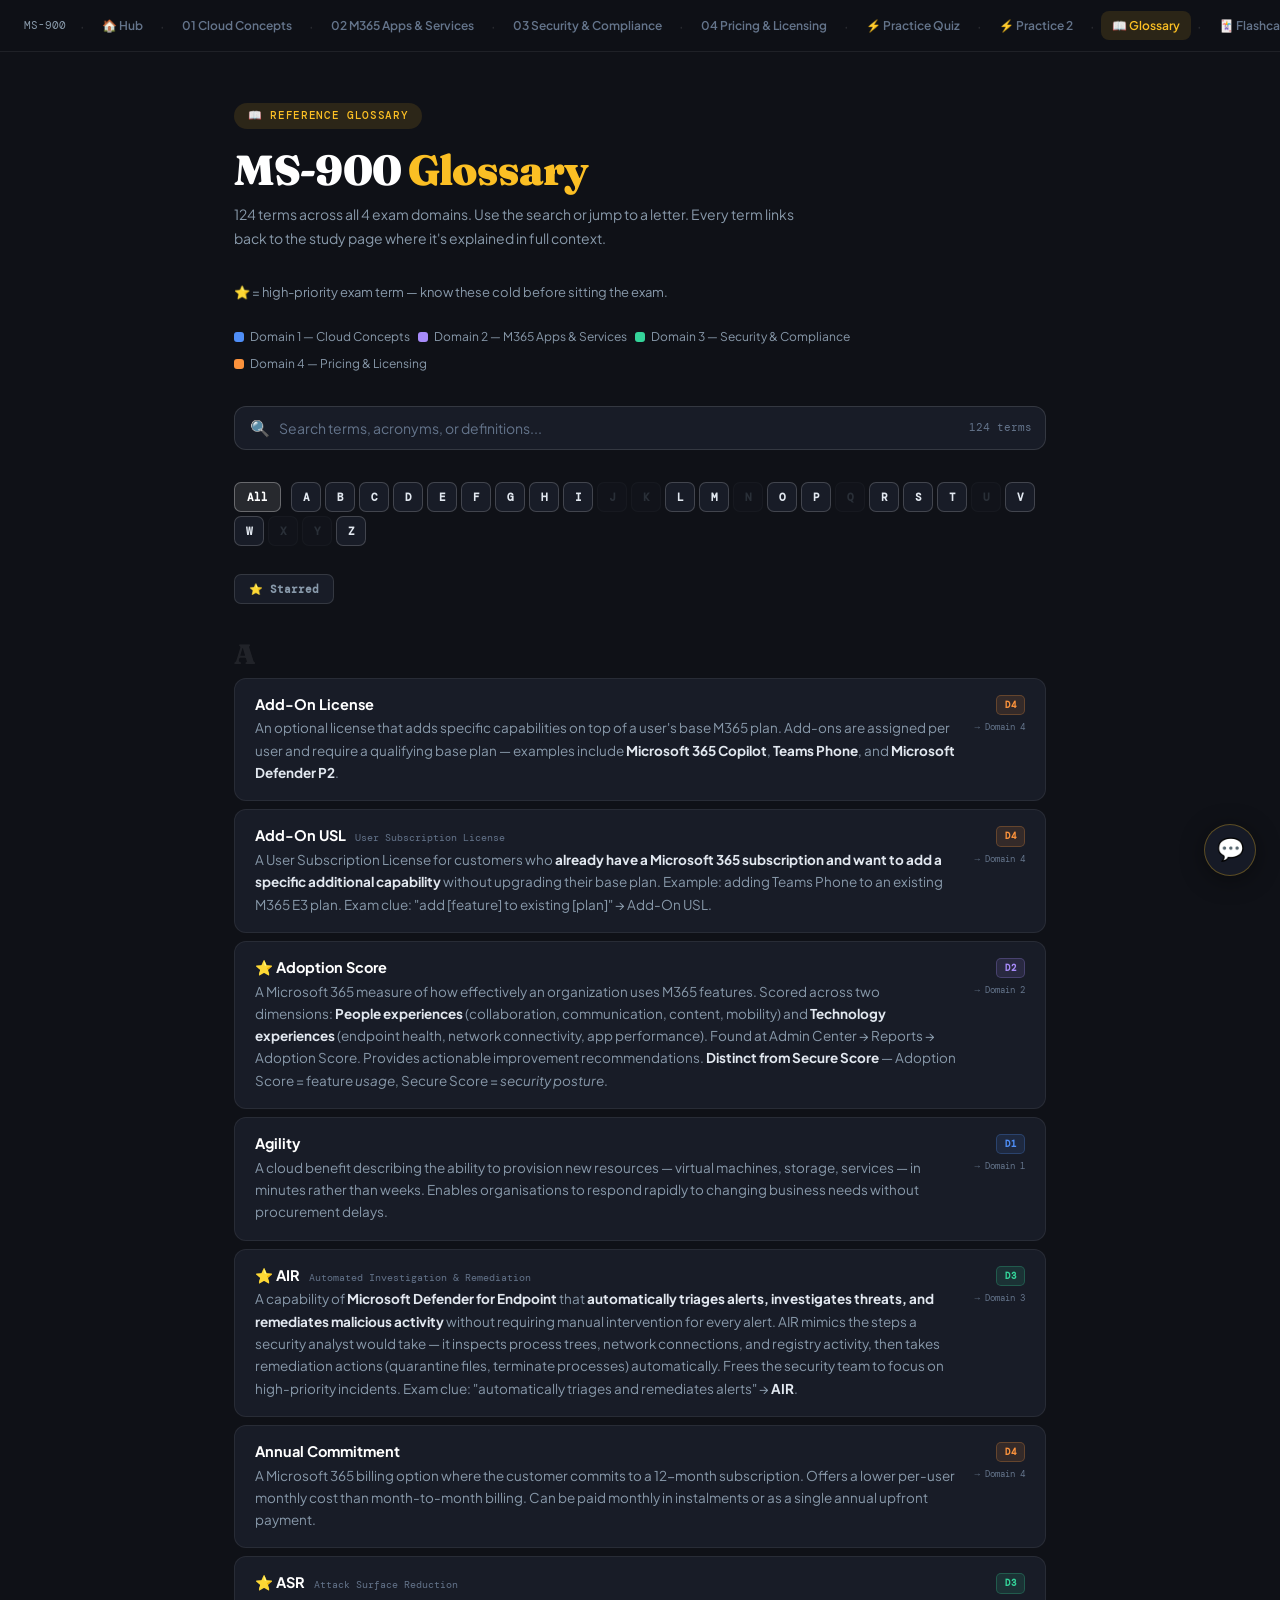
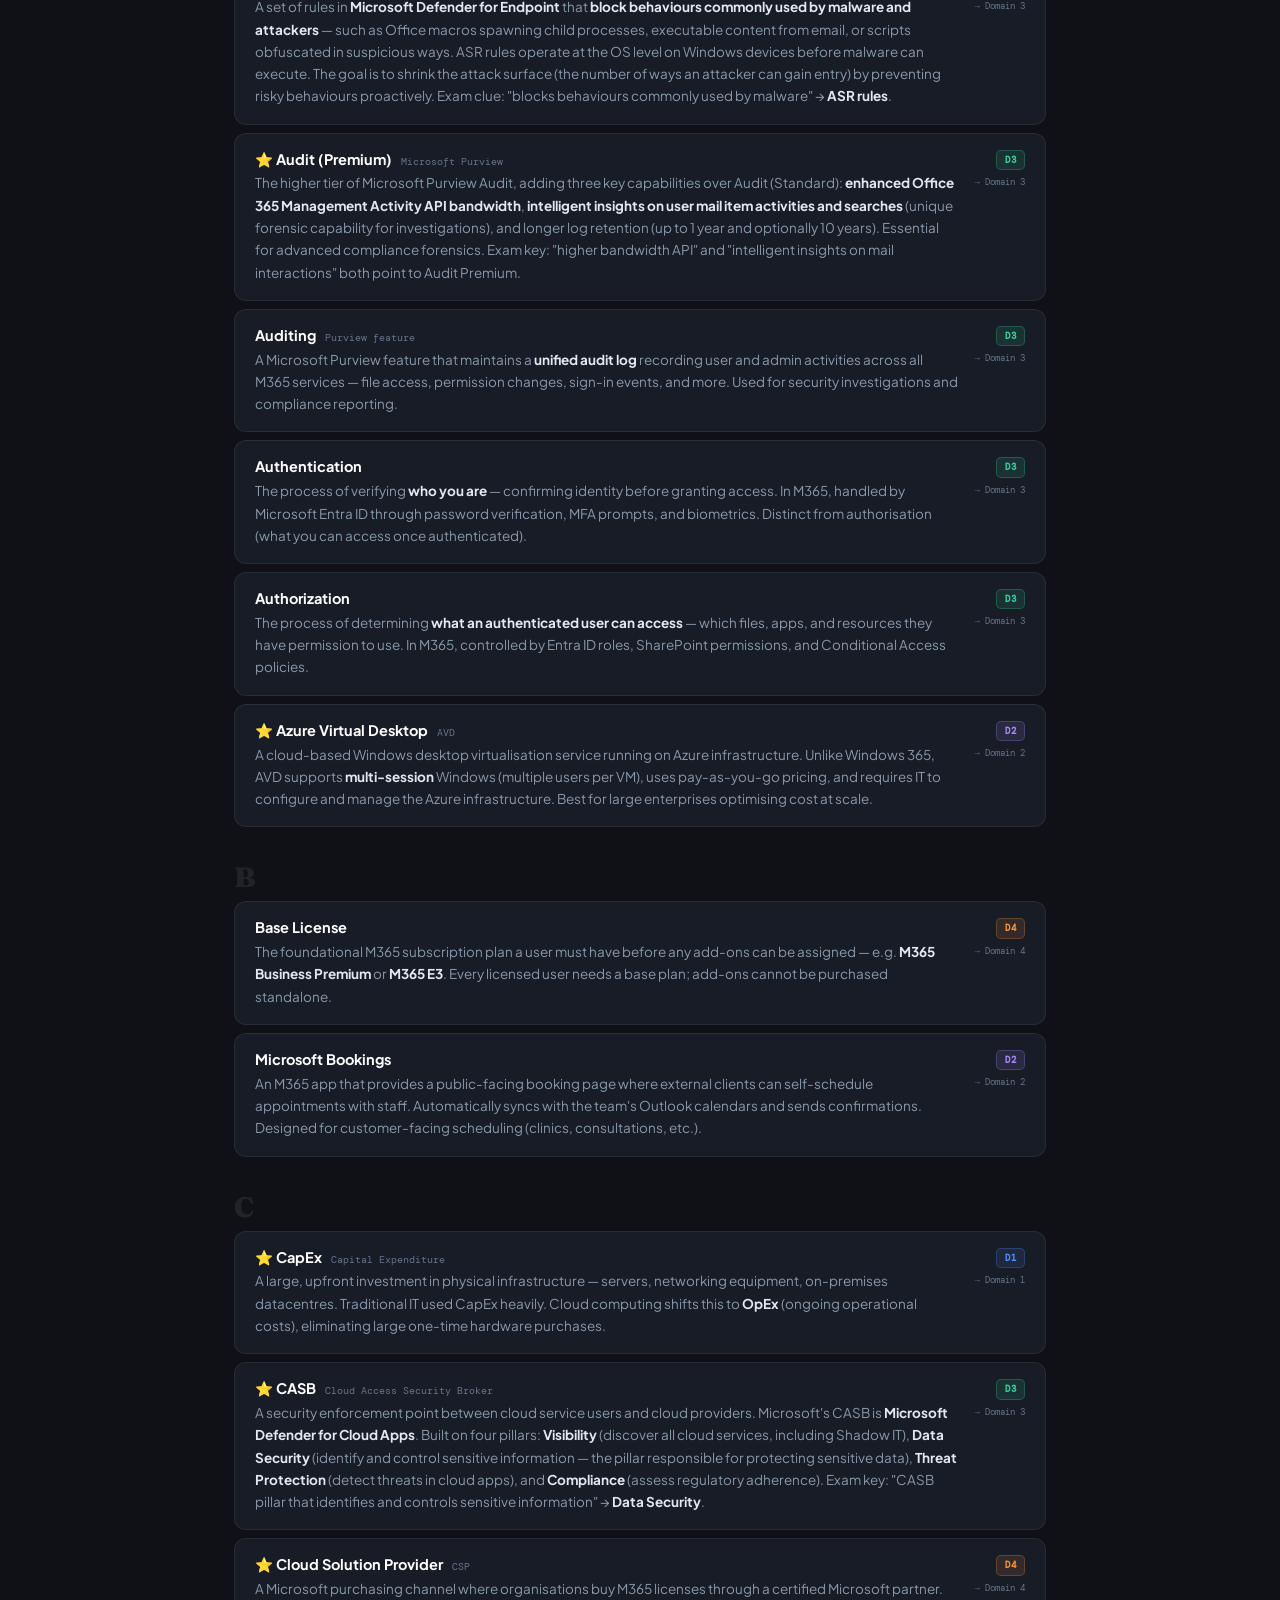
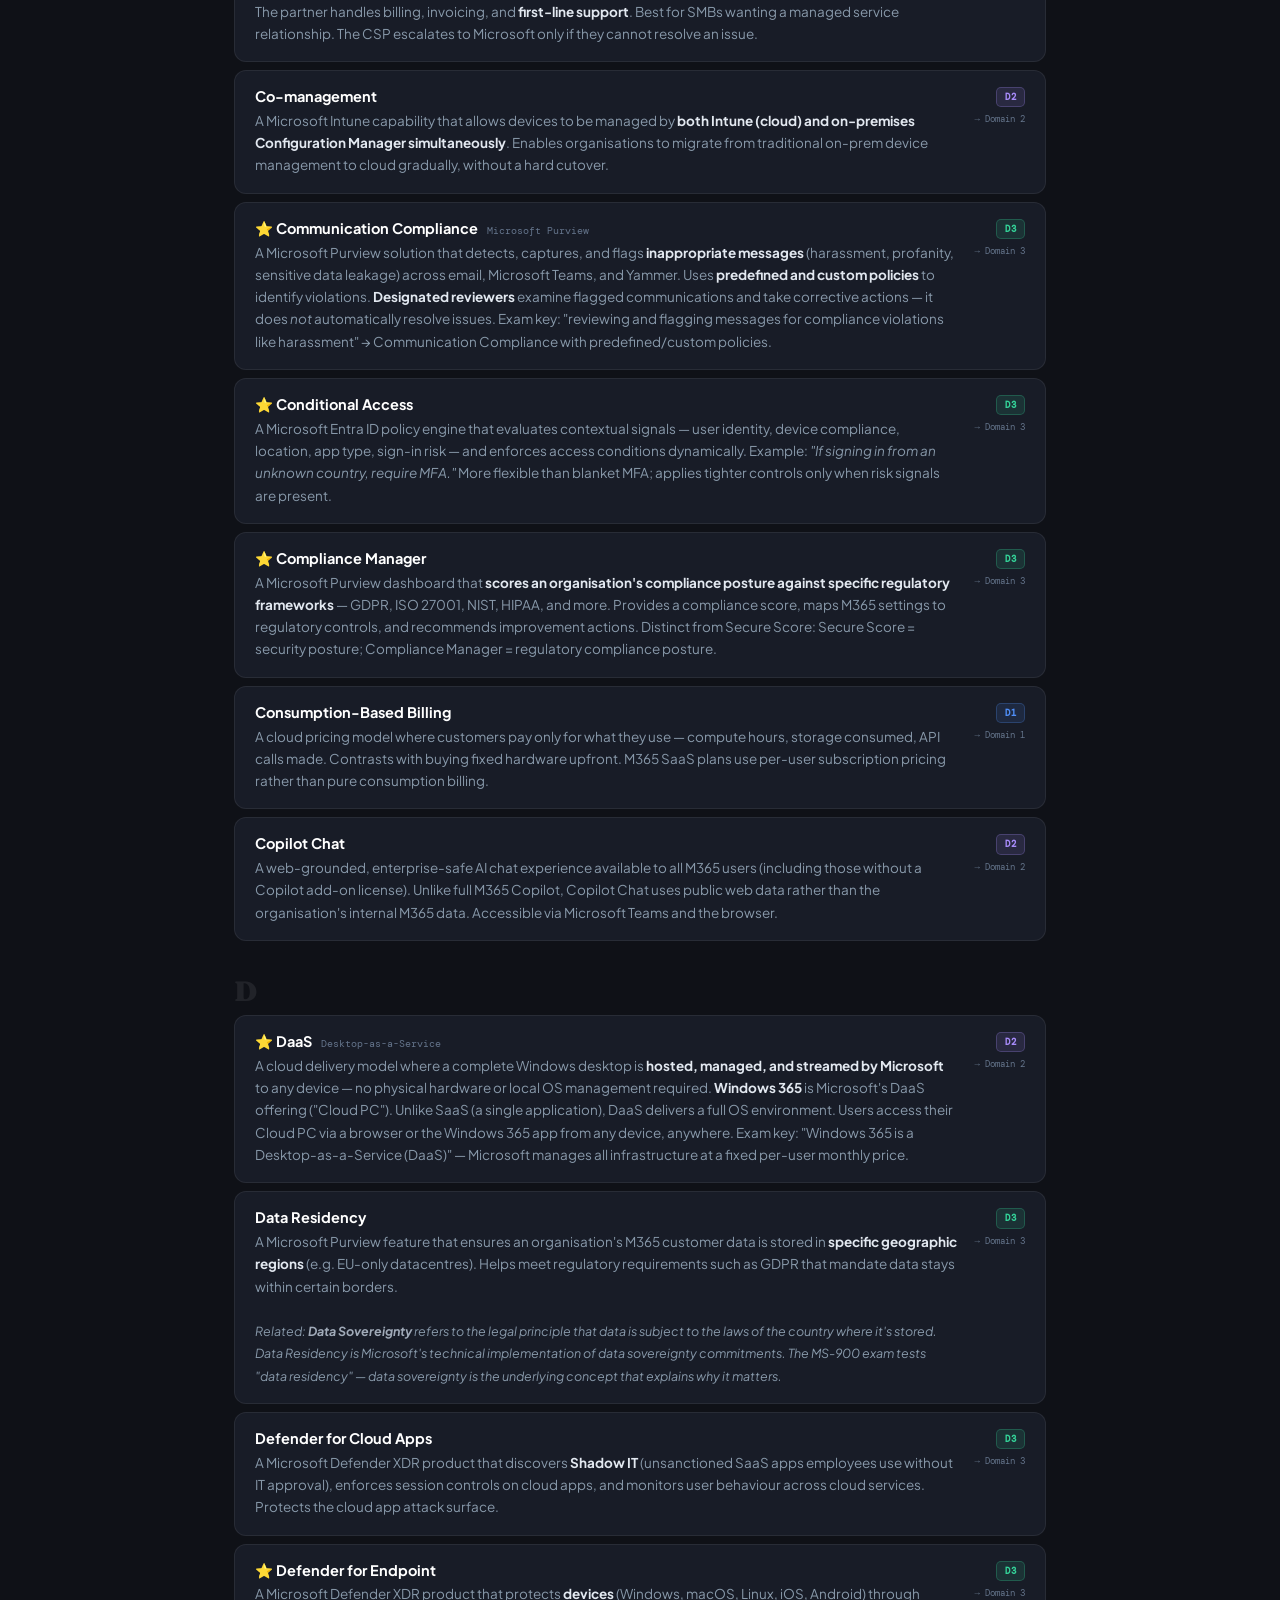
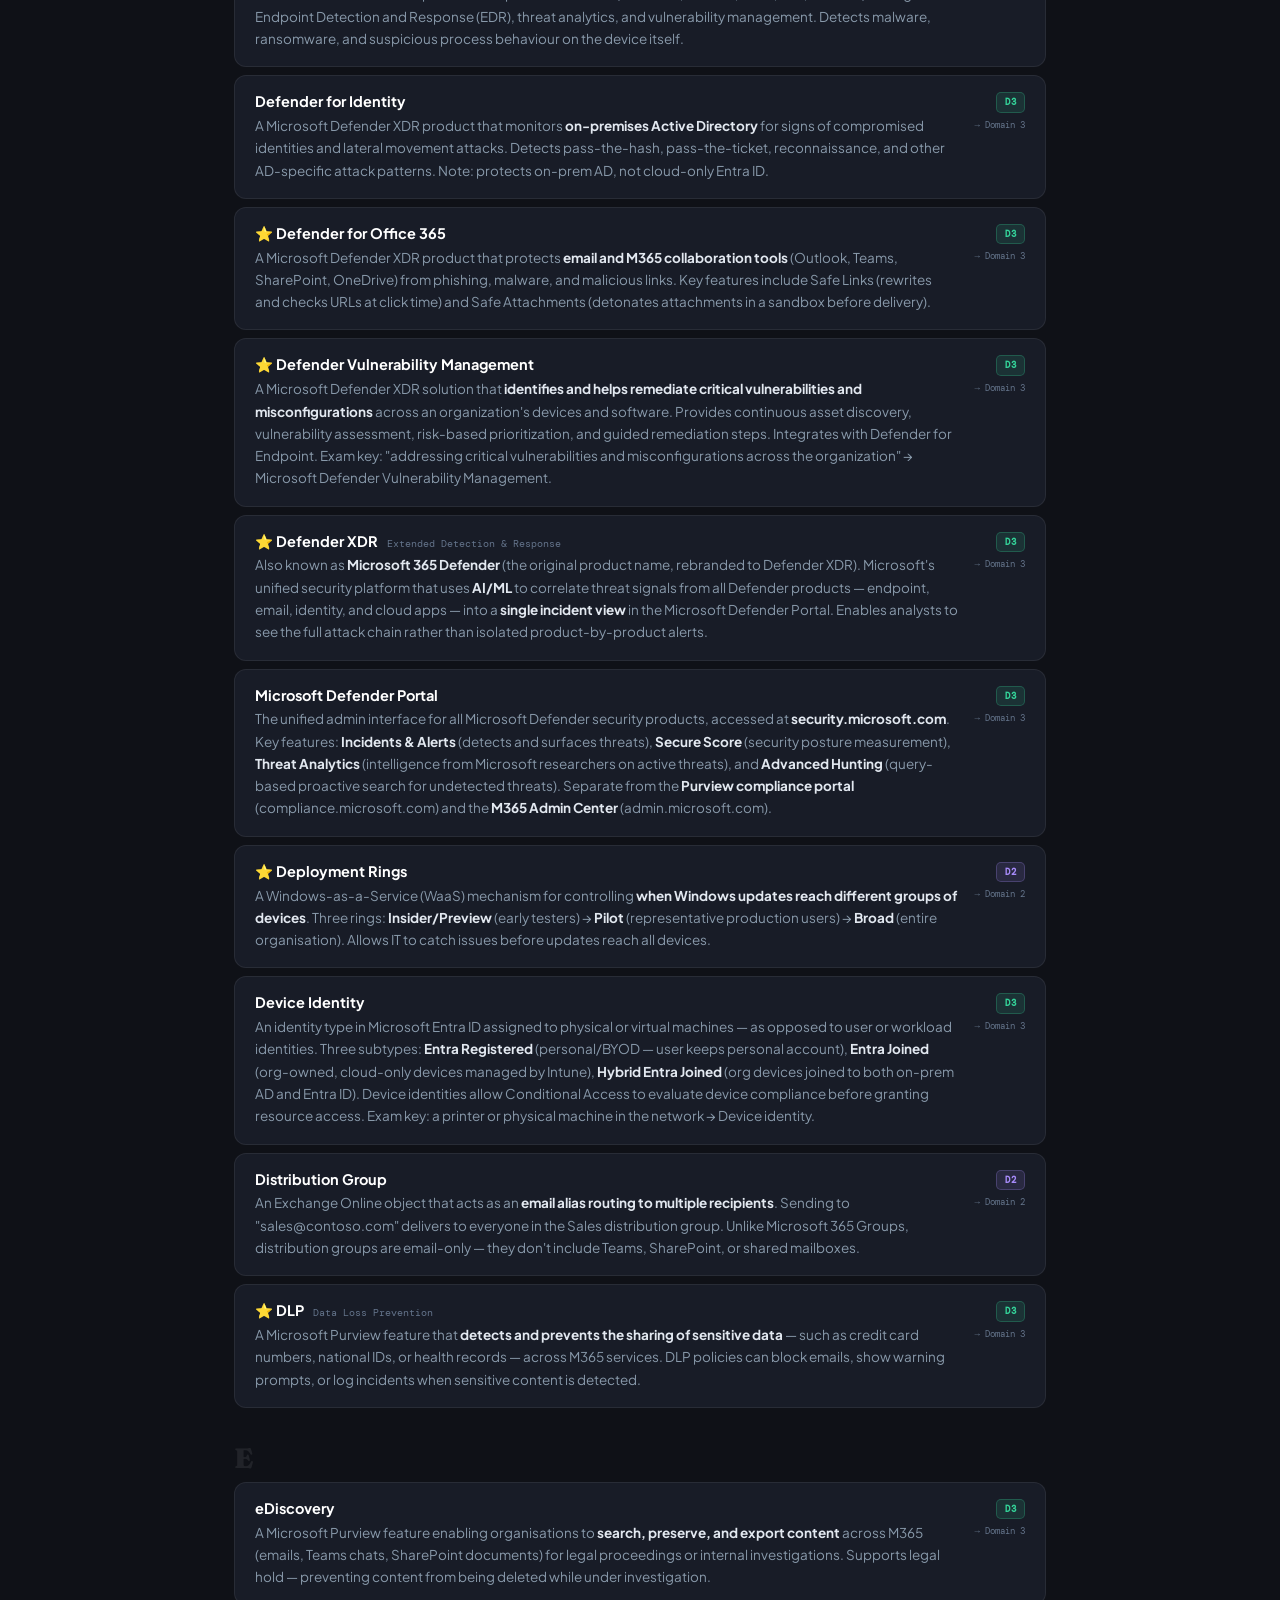
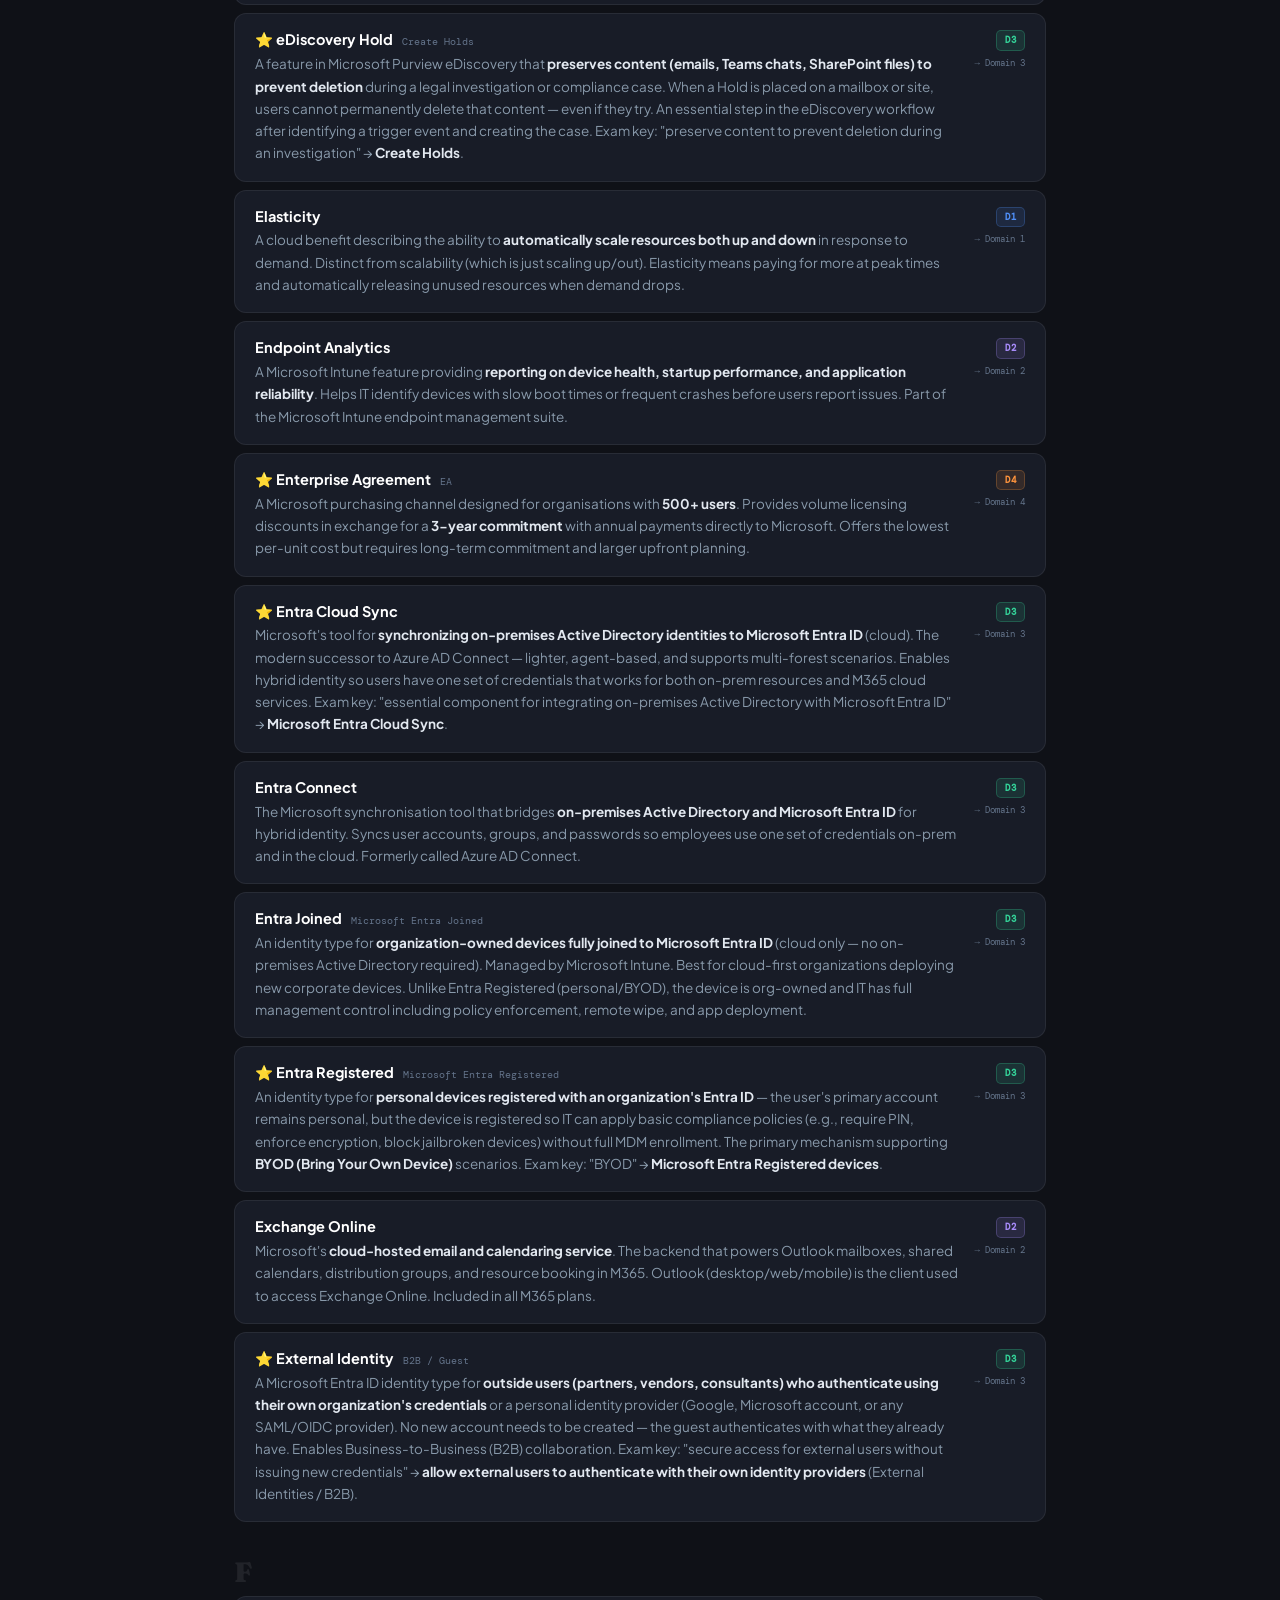
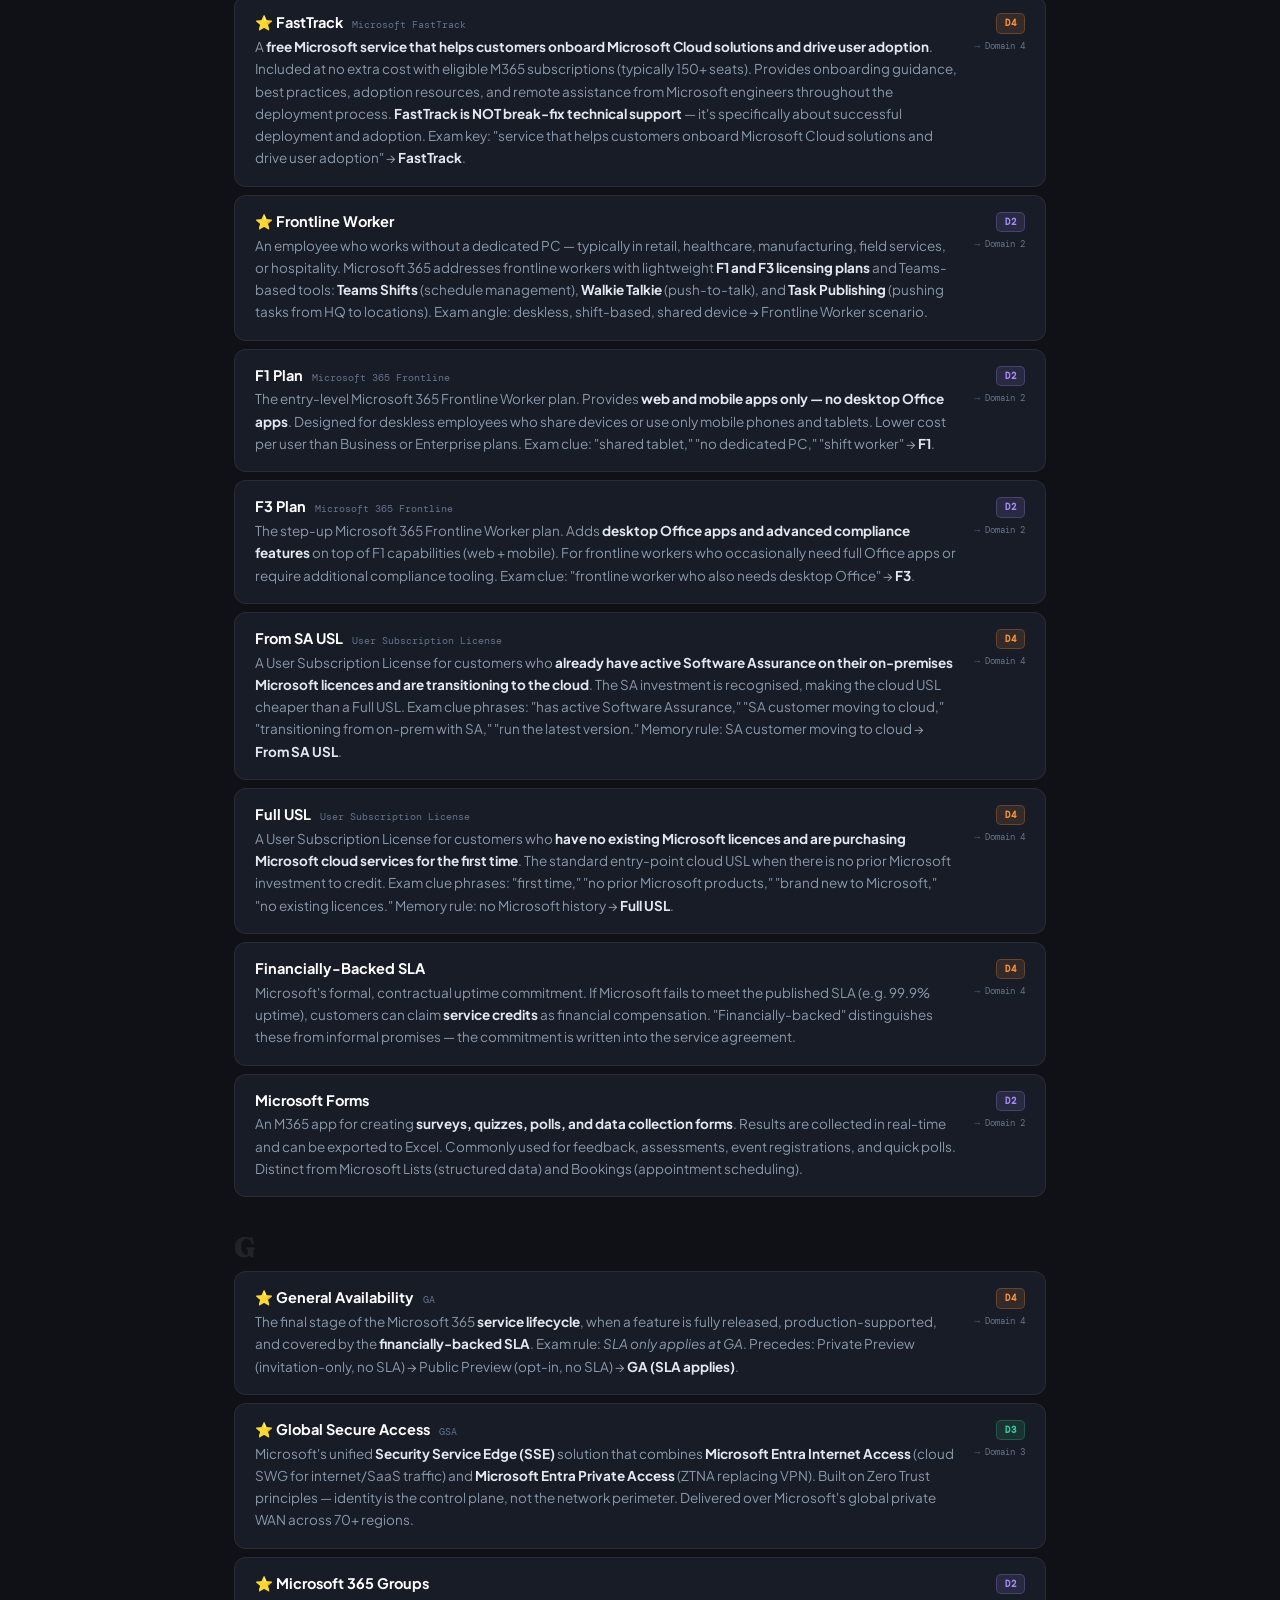
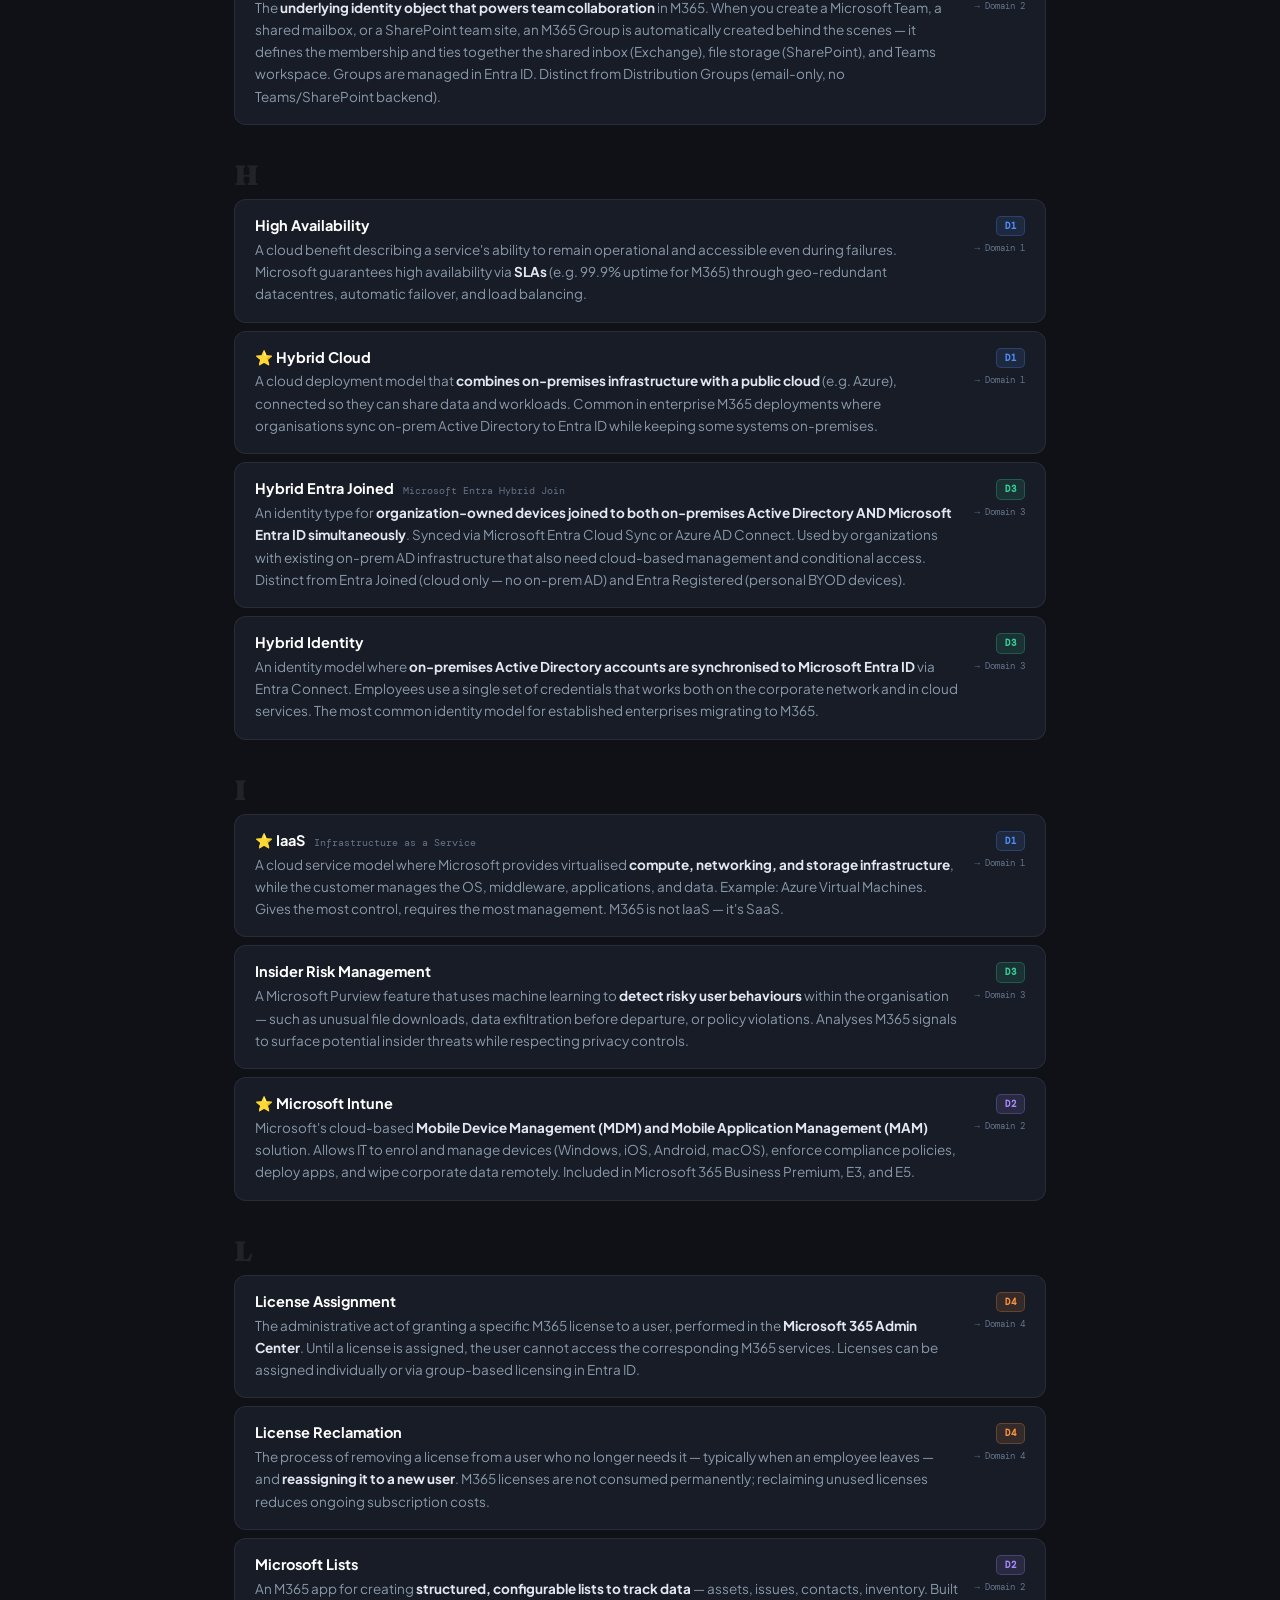
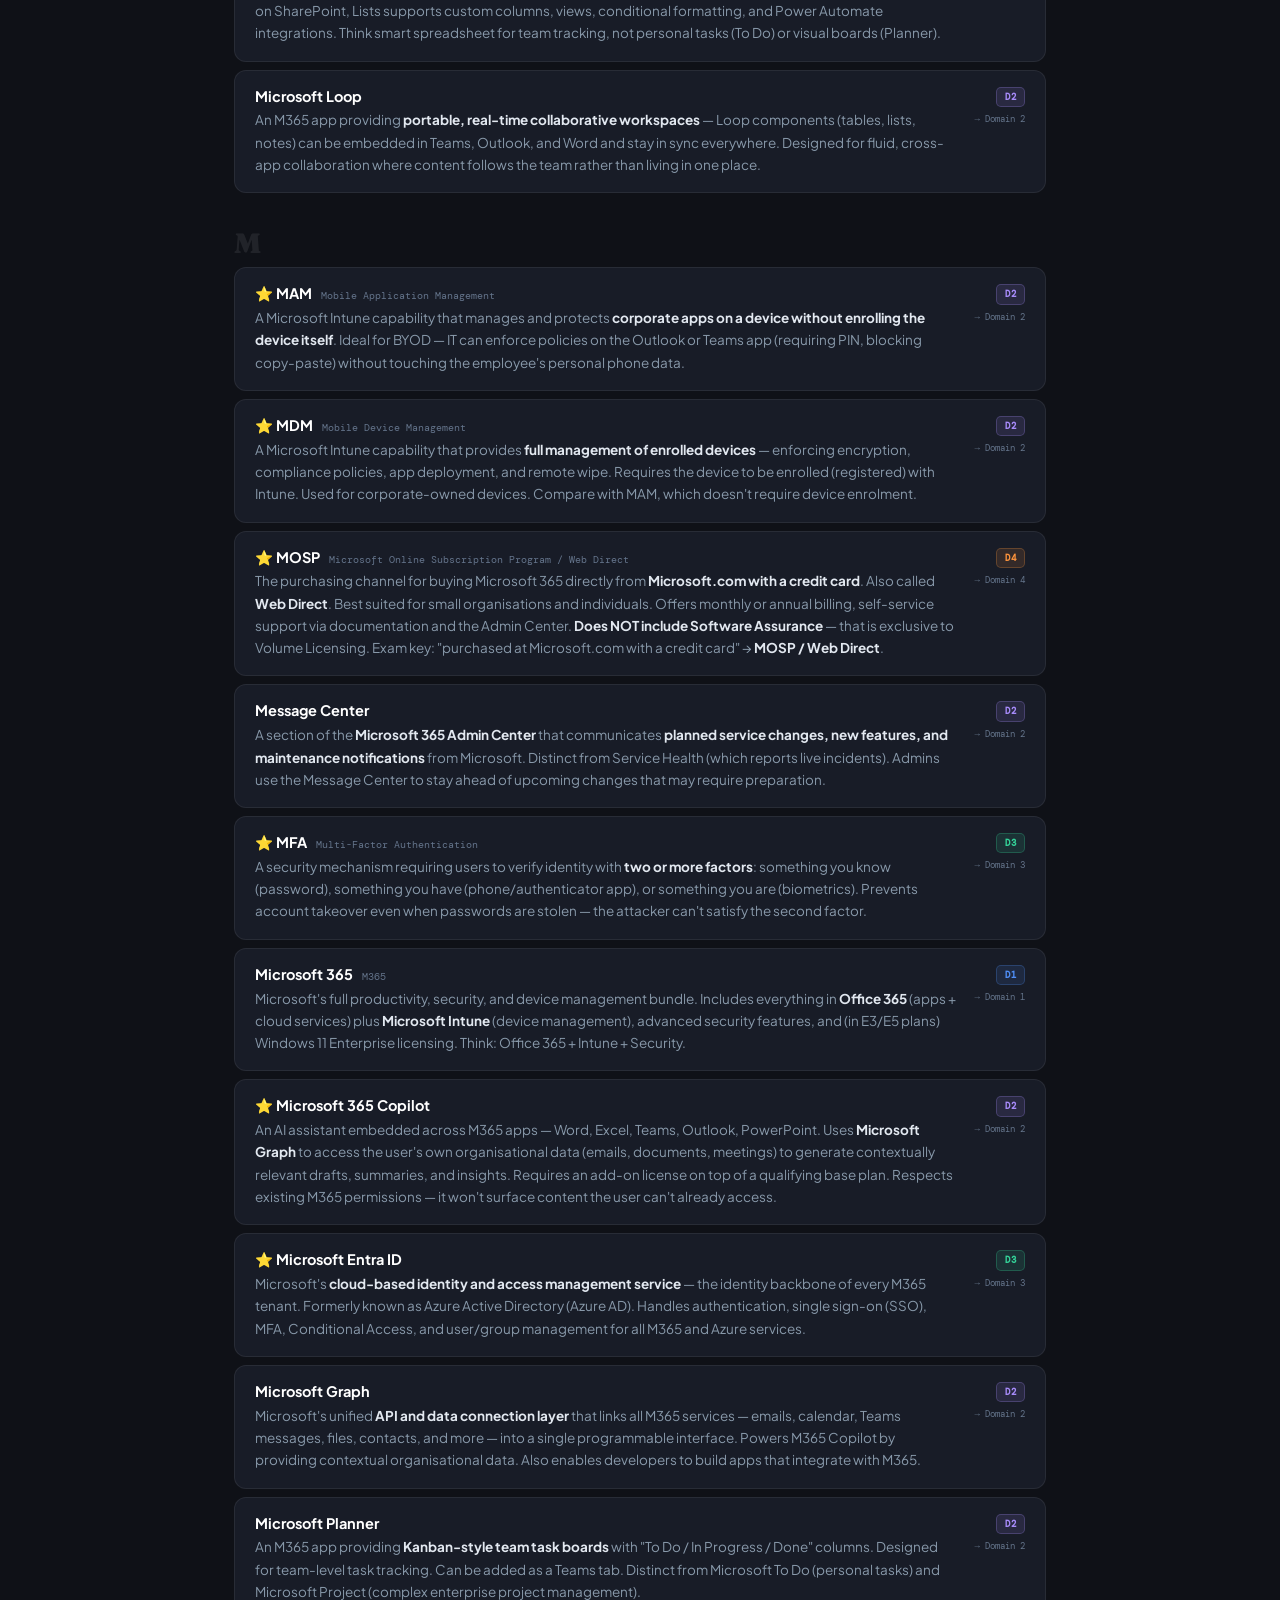
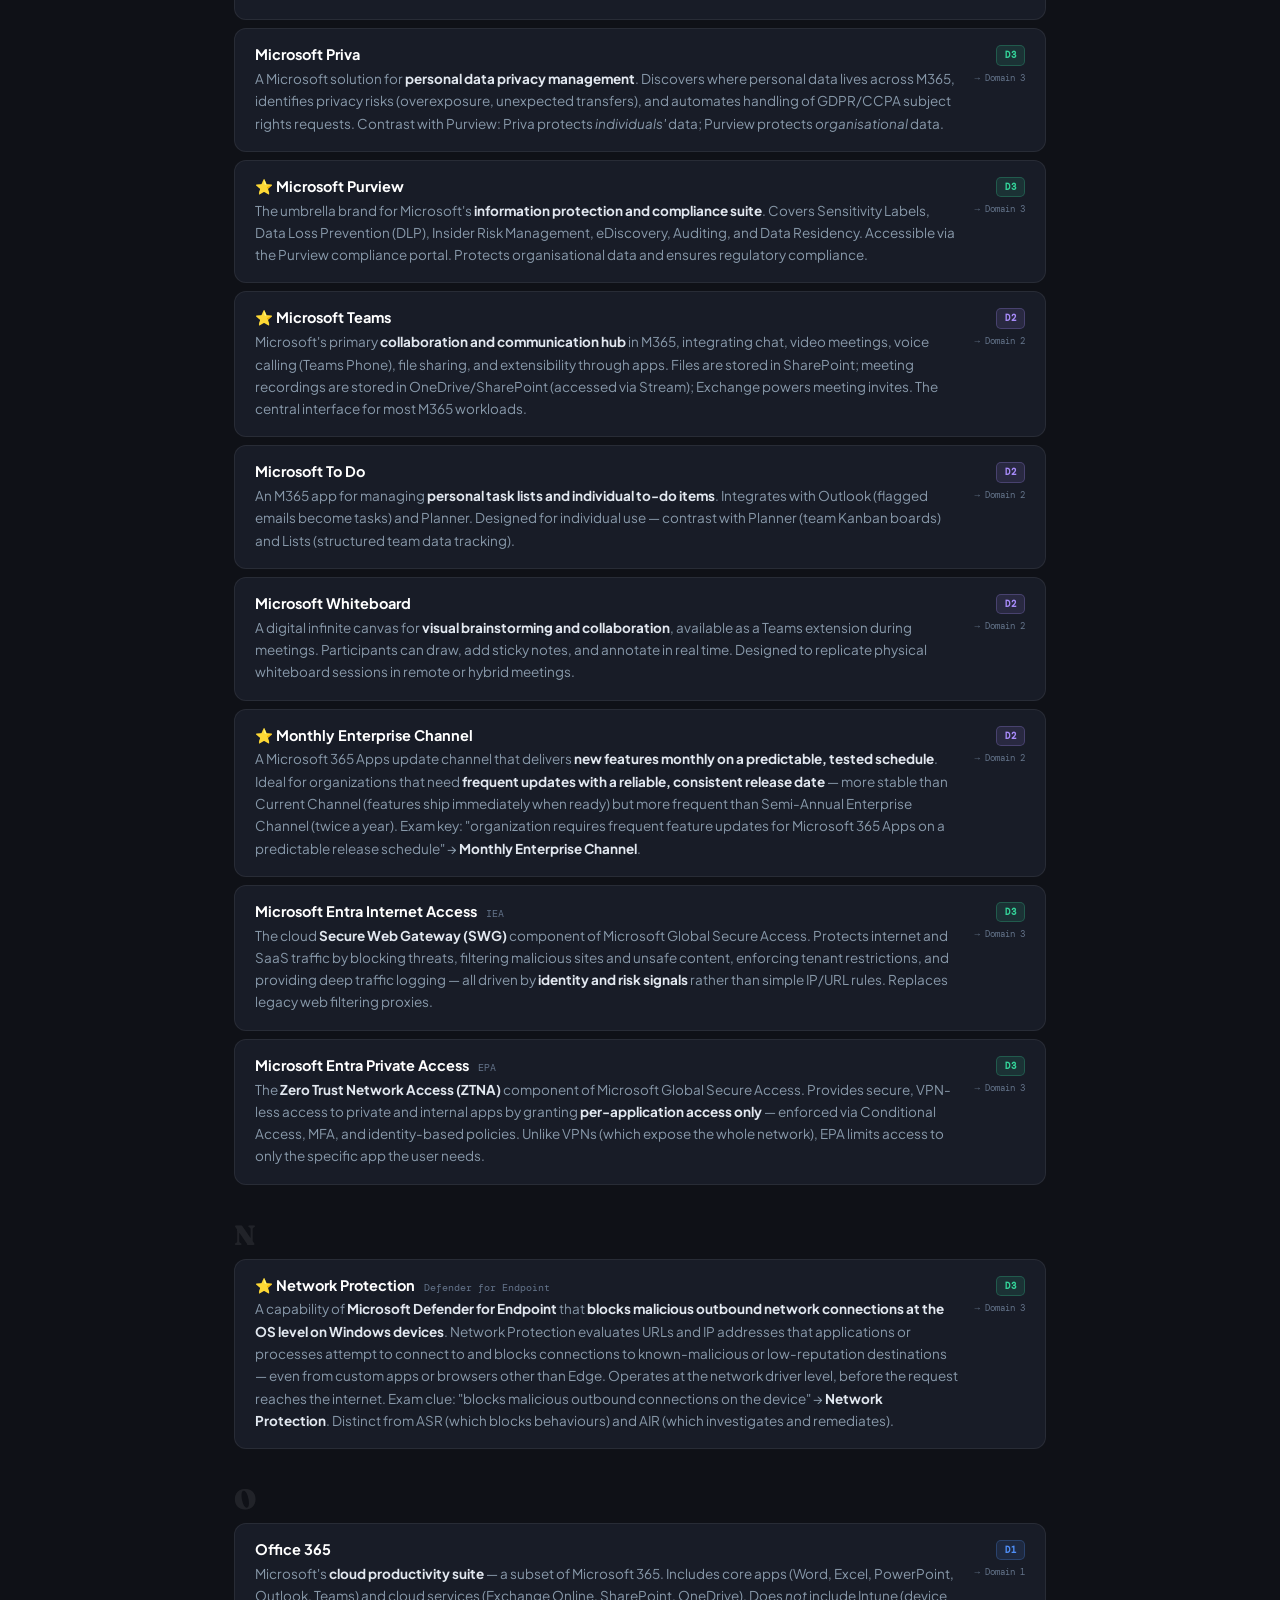
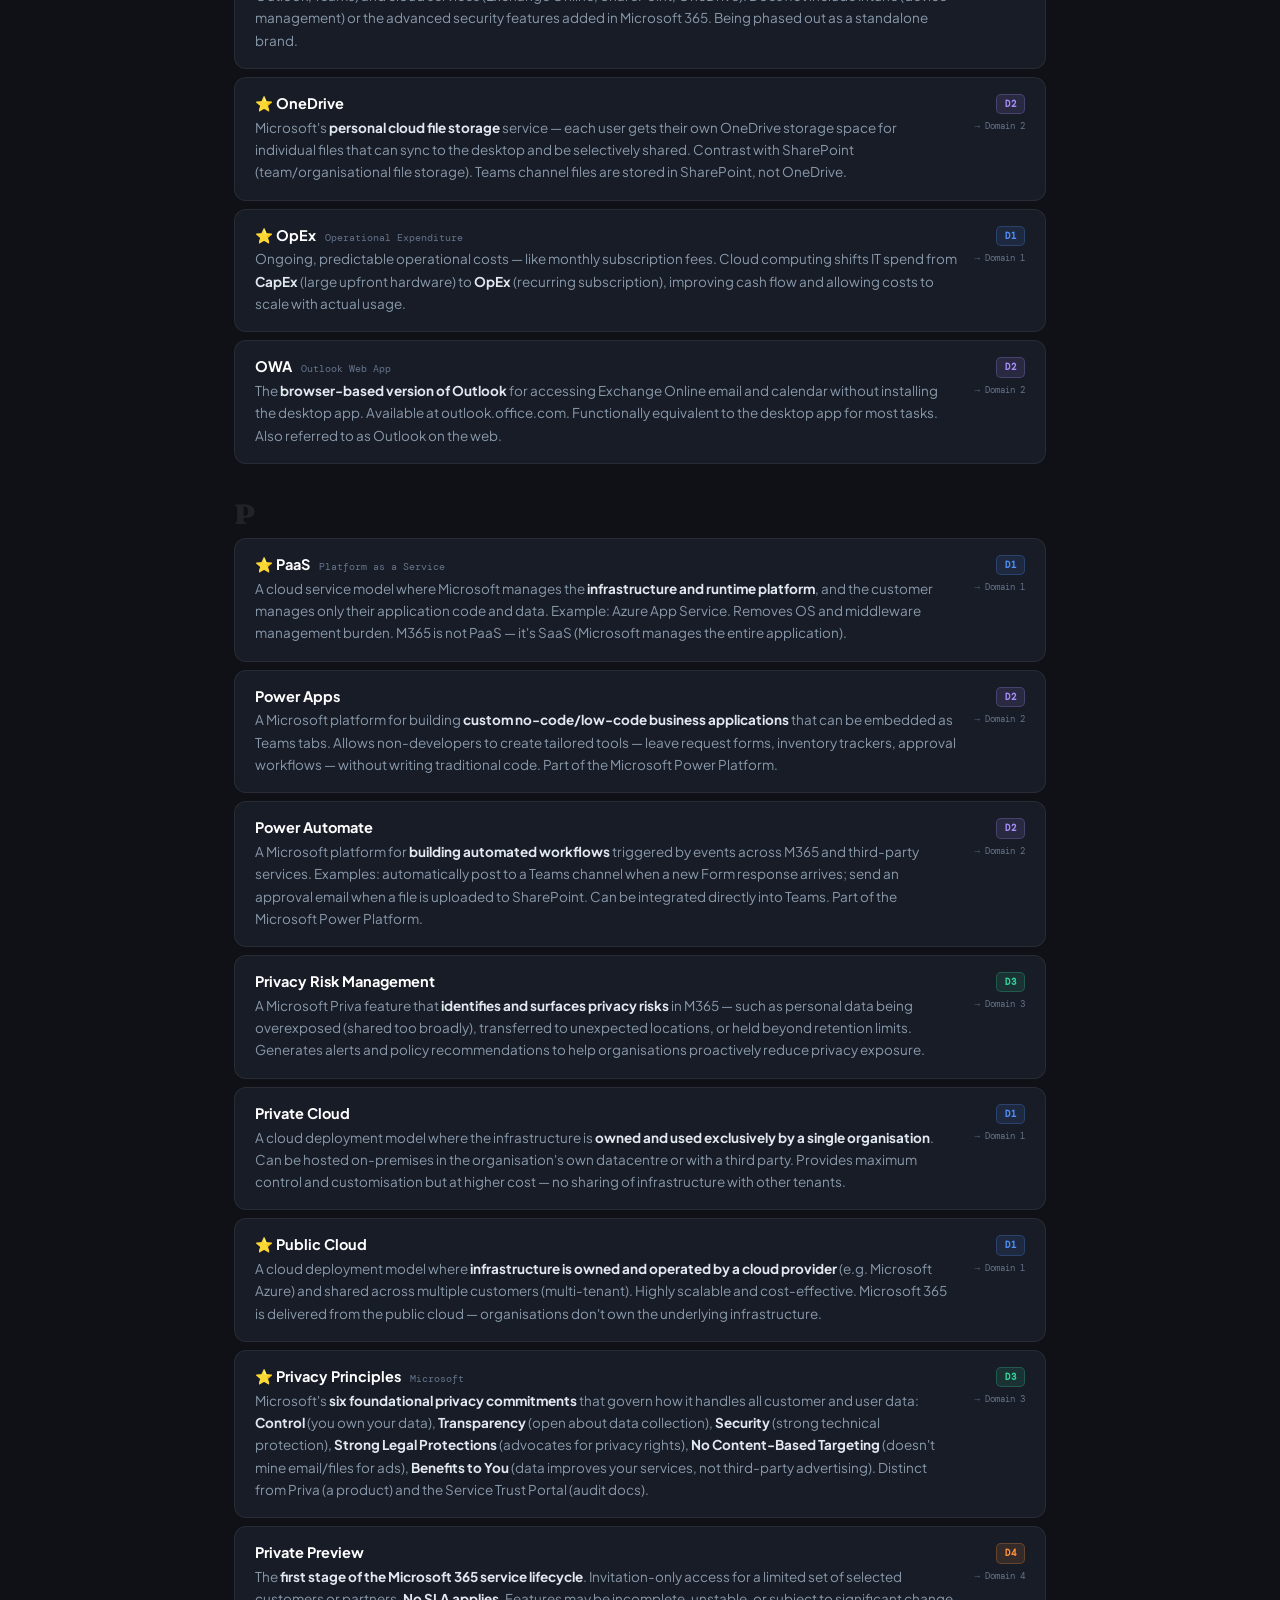
<file: ms900-glossary.html>
<!DOCTYPE html>
<html lang="en">
<head>
<meta charset="UTF-8">
<meta name="viewport" content="width=device-width, initial-scale=1.0">
<title>MS-900 | Glossary</title>
<link href="https://fonts.googleapis.com/css2?family=DM+Mono:wght@400;500&family=Fraunces:opsz,wght@9..144,400;9..144,700;9..144,900&family=Plus+Jakarta+Sans:wght@400;500;600;700&display=swap" rel="stylesheet">
<style>
:root{
  --bg:#0f1117;--surface:#181c27;--surface2:#1e2333;--surface3:#242840;
  --border:rgba(255,255,255,.07);--border2:rgba(255,255,255,.12);
  --text:#e2e8f0;--muted:#64748b;--muted2:#8899aa;
  --d1:#4f8ef7;--d1s:rgba(79,142,247,.12);--d1b:rgba(79,142,247,.25);
  --d2:#a78bfa;--d2s:rgba(167,139,250,.12);--d2b:rgba(167,139,250,.25);
  --d3:#34d399;--d3s:rgba(52,211,153,.12);--d3b:rgba(52,211,153,.25);
  --d4:#fb923c;--d4s:rgba(251,146,60,.12);--d4b:rgba(251,146,60,.25);
  --amber:#fbbf24;
}
*{box-sizing:border-box;margin:0;padding:0}
html{scroll-behavior:smooth}
body{background:var(--bg);color:var(--text);font-family:'Plus Jakarta Sans',sans-serif;min-height:100vh;line-height:1.6}

/* NAV */
.topnav{position:sticky;top:0;z-index:100;background:rgba(15,17,23,.95);backdrop-filter:blur(12px);border-bottom:1px solid var(--border);padding:0 24px;display:flex;align-items:center;gap:4px;height:52px;overflow-x:auto}
.topnav a{text-decoration:none;white-space:nowrap;font-size:12px;font-weight:600;padding:5px 11px;border-radius:8px;transition:all .2s;color:var(--muted)}
.topnav a:hover{background:var(--surface2);color:var(--text)}
.topnav a.active{background:rgba(251,191,36,.12);color:var(--amber)}
.topnav .brand{font-family:'DM Mono',monospace;font-size:11px;color:var(--muted2);margin-right:8px;flex-shrink:0}
.topnav .sep{color:var(--border2);margin:0 2px}
.nav-done{color:#34d399;font-size:10px;font-weight:700}
.nav-started{color:#fbbf24;font-size:10px}

/* PAGE */
.page{max-width:860px;margin:0 auto;padding:48px 24px 96px}

/* HERO */
.glos-pill{display:inline-flex;align-items:center;gap:6px;padding:4px 14px;border-radius:999px;font-family:'DM Mono',monospace;font-size:11px;font-weight:500;letter-spacing:.06em;text-transform:uppercase;background:rgba(251,191,36,.12);color:var(--amber);margin-bottom:18px}
h1{font-family:'Fraunces',serif;font-size:clamp(26px,5vw,42px);font-weight:900;line-height:1.1;letter-spacing:-.02em;color:#fff;margin-bottom:10px}
h1 em{font-style:normal;color:var(--amber)}
.hero-sub{color:var(--muted2);font-size:14px;max-width:580px;line-height:1.7;margin-bottom:32px}

/* DOMAIN LEGEND */
.legend{display:flex;flex-wrap:wrap;gap:8px;margin-bottom:32px}
.leg-item{display:flex;align-items:center;gap:6px;font-size:12px;color:var(--muted2)}
.leg-dot{width:10px;height:10px;border-radius:3px;flex-shrink:0}

/* SEARCH */
.search-wrap{position:relative;margin-bottom:32px}
.search-input{width:100%;background:var(--surface);border:1px solid var(--border2);border-radius:12px;padding:12px 16px 12px 44px;font-family:'Plus Jakarta Sans',sans-serif;font-size:14px;color:var(--text);outline:none;transition:border-color .2s}
.search-input:focus{border-color:var(--amber)}
.search-input::placeholder{color:var(--muted)}
.search-icon{position:absolute;left:16px;top:50%;transform:translateY(-50%);color:var(--muted);font-size:16px;pointer-events:none}
.search-count{position:absolute;right:14px;top:50%;transform:translateY(-50%);font-family:'DM Mono',monospace;font-size:11px;color:var(--muted)}

/* ALPHA JUMP BAR */
.alpha-bar{display:flex;flex-wrap:wrap;gap:4px;margin-bottom:28px;align-items:center}
.alpha-btn{font-family:'DM Mono',monospace;font-size:11px;font-weight:600;width:30px;height:30px;display:flex;align-items:center;justify-content:center;border-radius:7px;border:1px solid var(--border2);background:var(--surface);color:var(--muted2);cursor:pointer;text-decoration:none;transition:all .18s}
.alpha-btn:hover:not(.empty){background:var(--surface2);color:#fff;border-color:rgba(255,255,255,.25)}
.alpha-btn.has-terms{color:var(--text);border-color:rgba(255,255,255,.18)}
.alpha-btn.empty{opacity:.22;cursor:default;pointer-events:none}
.alpha-btn.active{background:var(--c);color:#000 !important;border-color:var(--c);font-weight:700}
.alpha-all-btn{font-family:'DM Mono',monospace;font-size:11px;font-weight:700;padding:0 12px;height:30px;display:flex;align-items:center;border-radius:7px;border:1px solid var(--border2);background:var(--surface);color:var(--muted2);cursor:pointer;text-decoration:none;transition:all .18s;white-space:nowrap;margin-right:6px}
.alpha-all-btn:hover{background:var(--surface2);color:#fff}
.alpha-all-btn.active{background:rgba(255,255,255,.1);color:#fff;border-color:rgba(255,255,255,.3)}
.filter-status{font-family:'DM Mono',monospace;font-size:10px;color:var(--muted);margin-left:8px;white-space:nowrap}
/* STAR FILTER */
.star-filter-bar{display:flex;align-items:center;margin-bottom:16px}
.star-filter-btn{font-family:'DM Mono',monospace;font-size:11px;font-weight:700;padding:0 14px;height:30px;display:flex;align-items:center;gap:5px;border-radius:7px;border:1px solid var(--border2);background:var(--surface);color:var(--muted2);cursor:pointer;transition:all .18s;white-space:nowrap}
.star-filter-btn:hover{background:var(--surface2);color:#fff}
.star-filter-btn.active{background:rgba(251,191,36,.15);color:#fbbf24;border-color:rgba(251,191,36,.45)}

/* LETTER SECTION */
.letter-section{margin-bottom:4px}
.letter-heading{font-family:'Fraunces',serif;font-size:28px;font-weight:900;color:rgba(255,255,255,.08);margin-bottom:10px;margin-top:36px;line-height:1;letter-spacing:-.02em}

/* TERM CARD */
.term-card{background:var(--surface);border:1px solid var(--border);border-radius:12px;padding:16px 20px;margin-bottom:8px;display:flex;gap:16px;align-items:flex-start;transition:border-color .2s}
.term-card:hover{border-color:var(--border2)}
.term-card.hidden{display:none}
.term-left{flex:1;min-width:0}
.term-name{font-size:14.5px;font-weight:700;color:#fff;margin-bottom:4px;line-height:1.3}
.term-acronym{font-family:'DM Mono',monospace;font-size:10px;color:var(--muted);margin-left:6px;font-weight:400}
.term-def{font-size:13.5px;color:var(--muted2);line-height:1.65}
.term-def strong{color:var(--text)}
.term-right{display:flex;flex-direction:column;gap:5px;align-items:flex-end;flex-shrink:0}
.d-tag{font-family:'DM Mono',monospace;font-size:9px;font-weight:700;padding:2px 8px;border-radius:5px;white-space:nowrap;letter-spacing:.04em}
.d1-tag{background:var(--d1s);color:var(--d1);border:1px solid var(--d1b)}
.d2-tag{background:var(--d2s);color:var(--d2);border:1px solid var(--d2b)}
.d3-tag{background:var(--d3s);color:var(--d3);border:1px solid var(--d3b)}
.d4-tag{background:var(--d4s);color:var(--d4);border:1px solid var(--d4b)}
.study-link{font-family:'DM Mono',monospace;font-size:9px;color:var(--muted);text-decoration:none;transition:color .2s;white-space:nowrap}
.study-link:hover{color:#fff}

/* NO RESULTS */
.no-results{text-align:center;padding:40px;color:var(--muted);font-size:14px;display:none}
</style>
</head>
<body>

<nav class="topnav">
  <span class="brand">MS-900</span>
  <span class="sep">·</span>
  <a href="index.html">🏠 Hub</a>
  <span class="sep">·</span>
  <a href="ms900-domain1.html" id="nav-d1">01 Cloud Concepts</a>
  <span class="sep">·</span>
  <a href="ms900-domain2.html" id="nav-d2">02 M365 Apps &amp; Services</a>
  <span class="sep">·</span>
  <a href="ms900-domain3.html" id="nav-d3">03 Security &amp; Compliance</a>
  <span class="sep">·</span>
  <a href="ms900-domain4.html" id="nav-d4">04 Pricing &amp; Licensing</a>
  <span class="sep">·</span>
  <a href="ms900-practice.html">⚡ Practice Quiz</a>
  <span class="sep">·</span>
  <a href="ms900-practice2.html">⚡ Practice 2</a>
  <span class="sep">·</span>
  <a href="ms900-glossary.html" class="active">📖 Glossary</a>
  <span class="sep">·</span>
  <a href="ms900-flashcards.html">🃏 Flashcards</a>
</nav>

<main class="page">

  <div class="glos-pill">📖 Reference Glossary</div>
  <h1>MS-900 <em>Glossary</em></h1>
  <p class="hero-sub">124 terms across all 4 exam domains. Use the search or jump to a letter. Every term links back to the study page where it's explained in full context.</p>
  <p style="font-size:13px;color:var(--muted2);margin-bottom:24px">⭐ = high-priority exam term — know these cold before sitting the exam.</p>

  <div class="legend">
    <div class="leg-item"><div class="leg-dot" style="background:#4f8ef7"></div>Domain 1 — Cloud Concepts</div>
    <div class="leg-item"><div class="leg-dot" style="background:#a78bfa"></div>Domain 2 — M365 Apps &amp; Services</div>
    <div class="leg-item"><div class="leg-dot" style="background:#34d399"></div>Domain 3 — Security &amp; Compliance</div>
    <div class="leg-item"><div class="leg-dot" style="background:#fb923c"></div>Domain 4 — Pricing &amp; Licensing</div>
  </div>

  <div class="search-wrap">
    <span class="search-icon">🔍</span>
    <input type="text" class="search-input" id="search" placeholder="Search terms, acronyms, or definitions..." oninput="onSearchInput()">
    <span class="search-count" id="search-count">124 terms</span>
  </div>

  <div class="alpha-bar" id="alpha-bar"></div>

  <div class="star-filter-bar">
    <button class="star-filter-btn" id="btn-star" onclick="toggleStarFilter()">⭐ Starred</button>
  </div>

  <div id="no-results" class="no-results">No terms match your search.</div>

  <!-- ═══════════════════ A ═══════════════════ -->
  <div class="letter-section" id="letter-A">
    <div class="letter-heading">A</div>

    <div class="term-card" data-term="add-on license add-on licensing modular per user">
      <div class="term-left">
        <div class="term-name">Add-On License</div>
        <div class="term-def">An optional license that adds specific capabilities on top of a user's base M365 plan. Add-ons are assigned per user and require a qualifying base plan — examples include <strong>Microsoft 365 Copilot</strong>, <strong>Teams Phone</strong>, and <strong>Microsoft Defender P2</strong>.</div>
      </div>
      <div class="term-right"><span class="d-tag d4-tag">D4</span><a class="study-link" href="ms900-domain4.html">→ Domain 4</a></div>
    </div>

    <div class="term-card" data-term="add-on USL user subscription license capability existing m365 plan teams phone">
      <div class="term-left">
        <div class="term-name">Add-On USL <span class="term-acronym">User Subscription License</span></div>
        <div class="term-def">A User Subscription License for customers who <strong>already have a Microsoft 365 subscription and want to add a specific additional capability</strong> without upgrading their base plan. Example: adding Teams Phone to an existing M365 E3 plan. Exam clue: "add [feature] to existing [plan]" → Add-On USL.</div>
      </div>
      <div class="term-right"><span class="d-tag d4-tag">D4</span><a class="study-link" href="ms900-domain4.html">→ Domain 4</a></div>
    </div>

    <div class="term-card" data-term="adoption score usage productivity m365 admin center reports people technology experiences">
      <div class="term-left">
        <div class="term-name">⭐ Adoption Score</div>
        <div class="term-def">A Microsoft 365 measure of how effectively an organization uses M365 features. Scored across two dimensions: <strong>People experiences</strong> (collaboration, communication, content, mobility) and <strong>Technology experiences</strong> (endpoint health, network connectivity, app performance). Found at Admin Center → Reports → Adoption Score. Provides actionable improvement recommendations. <strong>Distinct from Secure Score</strong> — Adoption Score = feature <em>usage</em>, Secure Score = <em>security posture</em>.</div>
      </div>
      <div class="term-right"><span class="d-tag d2-tag">D2</span><a class="study-link" href="ms900-domain2.html">→ Domain 2</a></div>
    </div>

    <div class="term-card" data-term="agility provision resources cloud benefit">
      <div class="term-left">
        <div class="term-name">Agility</div>
        <div class="term-def">A cloud benefit describing the ability to provision new resources — virtual machines, storage, services — in minutes rather than weeks. Enables organisations to respond rapidly to changing business needs without procurement delays.</div>
      </div>
      <div class="term-right"><span class="d-tag d1-tag">D1</span><a class="study-link" href="ms900-domain1.html">→ Domain 1</a></div>
    </div>

    <div class="term-card" data-term="AIR automated investigation remediation defender endpoint alert triage auto remediate">
      <div class="term-left">
        <div class="term-name">⭐ AIR <span class="term-acronym">Automated Investigation &amp; Remediation</span></div>
        <div class="term-def">A capability of <strong>Microsoft Defender for Endpoint</strong> that <strong>automatically triages alerts, investigates threats, and remediates malicious activity</strong> without requiring manual intervention for every alert. AIR mimics the steps a security analyst would take — it inspects process trees, network connections, and registry activity, then takes remediation actions (quarantine files, terminate processes) automatically. Frees the security team to focus on high-priority incidents. Exam clue: "automatically triages and remediates alerts" → <strong>AIR</strong>.</div>
      </div>
      <div class="term-right"><span class="d-tag d3-tag">D3</span><a class="study-link" href="ms900-domain3.html">→ Domain 3</a></div>
    </div>

    <div class="term-card" data-term="annual commitment billing subscription yearly">
      <div class="term-left">
        <div class="term-name">Annual Commitment</div>
        <div class="term-def">A Microsoft 365 billing option where the customer commits to a 12-month subscription. Offers a lower per-user monthly cost than month-to-month billing. Can be paid monthly in instalments or as a single annual upfront payment.</div>
      </div>
      <div class="term-right"><span class="d-tag d4-tag">D4</span><a class="study-link" href="ms900-domain4.html">→ Domain 4</a></div>
    </div>

    <div class="term-card" data-term="ASR attack surface reduction rules defender endpoint malware behaviours block">
      <div class="term-left">
        <div class="term-name">⭐ ASR <span class="term-acronym">Attack Surface Reduction</span></div>
        <div class="term-def">A set of rules in <strong>Microsoft Defender for Endpoint</strong> that <strong>block behaviours commonly used by malware and attackers</strong> — such as Office macros spawning child processes, executable content from email, or scripts obfuscated in suspicious ways. ASR rules operate at the OS level on Windows devices before malware can execute. The goal is to shrink the attack surface (the number of ways an attacker can gain entry) by preventing risky behaviours proactively. Exam clue: "blocks behaviours commonly used by malware" → <strong>ASR rules</strong>.</div>
      </div>
      <div class="term-right"><span class="d-tag d3-tag">D3</span><a class="study-link" href="ms900-domain3.html">→ Domain 3</a></div>
    </div>

    <div class="term-card" data-term="audit premium purview forensic investigation mail item insights bandwidth api standard">
      <div class="term-left">
        <div class="term-name">⭐ Audit (Premium) <span class="term-acronym">Microsoft Purview</span></div>
        <div class="term-def">The higher tier of Microsoft Purview Audit, adding three key capabilities over Audit (Standard): <strong>enhanced Office 365 Management Activity API bandwidth</strong>, <strong>intelligent insights on user mail item activities and searches</strong> (unique forensic capability for investigations), and longer log retention (up to 1 year and optionally 10 years). Essential for advanced compliance forensics. Exam key: "higher bandwidth API" and "intelligent insights on mail interactions" both point to Audit Premium.</div>
      </div>
      <div class="term-right"><span class="d-tag d3-tag">D3</span><a class="study-link" href="ms900-domain3.html">→ Domain 3</a></div>
    </div>

    <div class="term-card" data-term="auditing audit log user admin activities purview">
      <div class="term-left">
        <div class="term-name">Auditing <span class="term-acronym">Purview feature</span></div>
        <div class="term-def">A Microsoft Purview feature that maintains a <strong>unified audit log</strong> recording user and admin activities across all M365 services — file access, permission changes, sign-in events, and more. Used for security investigations and compliance reporting.</div>
      </div>
      <div class="term-right"><span class="d-tag d3-tag">D3</span><a class="study-link" href="ms900-domain3.html">→ Domain 3</a></div>
    </div>

    <div class="term-card" data-term="authentication login verify identity who you are">
      <div class="term-left">
        <div class="term-name">Authentication</div>
        <div class="term-def">The process of verifying <strong>who you are</strong> — confirming identity before granting access. In M365, handled by Microsoft Entra ID through password verification, MFA prompts, and biometrics. Distinct from authorisation (what you can access once authenticated).</div>
      </div>
      <div class="term-right"><span class="d-tag d3-tag">D3</span><a class="study-link" href="ms900-domain3.html">→ Domain 3</a></div>
    </div>

    <div class="term-card" data-term="authorization permissions access what you can access">
      <div class="term-left">
        <div class="term-name">Authorization</div>
        <div class="term-def">The process of determining <strong>what an authenticated user can access</strong> — which files, apps, and resources they have permission to use. In M365, controlled by Entra ID roles, SharePoint permissions, and Conditional Access policies.</div>
      </div>
      <div class="term-right"><span class="d-tag d3-tag">D3</span><a class="study-link" href="ms900-domain3.html">→ Domain 3</a></div>
    </div>

    <div class="term-card" data-term="AVD azure virtual desktop multi-session VDI">
      <div class="term-left">
        <div class="term-name">⭐ Azure Virtual Desktop <span class="term-acronym">AVD</span></div>
        <div class="term-def">A cloud-based Windows desktop virtualisation service running on Azure infrastructure. Unlike Windows 365, AVD supports <strong>multi-session</strong> Windows (multiple users per VM), uses pay-as-you-go pricing, and requires IT to configure and manage the Azure infrastructure. Best for large enterprises optimising cost at scale.</div>
      </div>
      <div class="term-right"><span class="d-tag d2-tag">D2</span><a class="study-link" href="ms900-domain2.html">→ Domain 2</a></div>
    </div>

  </div>

  <!-- ═══════════════════ B ═══════════════════ -->
  <div class="letter-section" id="letter-B">
    <div class="letter-heading">B</div>

    <div class="term-card" data-term="base license base plan core subscription foundation">
      <div class="term-left">
        <div class="term-name">Base License</div>
        <div class="term-def">The foundational M365 subscription plan a user must have before any add-ons can be assigned — e.g. <strong>M365 Business Premium</strong> or <strong>M365 E3</strong>. Every licensed user needs a base plan; add-ons cannot be purchased standalone.</div>
      </div>
      <div class="term-right"><span class="d-tag d4-tag">D4</span><a class="study-link" href="ms900-domain4.html">→ Domain 4</a></div>
    </div>

    <div class="term-card" data-term="bookings appointments scheduling external clients">
      <div class="term-left">
        <div class="term-name">Microsoft Bookings</div>
        <div class="term-def">An M365 app that provides a public-facing booking page where external clients can self-schedule appointments with staff. Automatically syncs with the team's Outlook calendars and sends confirmations. Designed for customer-facing scheduling (clinics, consultations, etc.).</div>
      </div>
      <div class="term-right"><span class="d-tag d2-tag">D2</span><a class="study-link" href="ms900-domain2.html">→ Domain 2</a></div>
    </div>

  </div>

  <!-- ═══════════════════ C ═══════════════════ -->
  <div class="letter-section" id="letter-C">
    <div class="letter-heading">C</div>

    <div class="term-card" data-term="capex capital expenditure upfront hardware purchase">
      <div class="term-left">
        <div class="term-name">⭐ CapEx <span class="term-acronym">Capital Expenditure</span></div>
        <div class="term-def">A large, upfront investment in physical infrastructure — servers, networking equipment, on-premises datacentres. Traditional IT used CapEx heavily. Cloud computing shifts this to <strong>OpEx</strong> (ongoing operational costs), eliminating large one-time hardware purchases.</div>
      </div>
      <div class="term-right"><span class="d-tag d1-tag">D1</span><a class="study-link" href="ms900-domain1.html">→ Domain 1</a></div>
    </div>

    <div class="term-card" data-term="casb cloud access security broker defender cloud apps visibility data security threat protection compliance shadow it saas">
      <div class="term-left">
        <div class="term-name">⭐ CASB <span class="term-acronym">Cloud Access Security Broker</span></div>
        <div class="term-def">A security enforcement point between cloud service users and cloud providers. Microsoft's CASB is <strong>Microsoft Defender for Cloud Apps</strong>. Built on four pillars: <strong>Visibility</strong> (discover all cloud services, including Shadow IT), <strong>Data Security</strong> (identify and control sensitive information — the pillar responsible for protecting sensitive data), <strong>Threat Protection</strong> (detect threats in cloud apps), and <strong>Compliance</strong> (assess regulatory adherence). Exam key: "CASB pillar that identifies and controls sensitive information" → <strong>Data Security</strong>.</div>
      </div>
      <div class="term-right"><span class="d-tag d3-tag">D3</span><a class="study-link" href="ms900-domain3.html">→ Domain 3</a></div>
    </div>

    <div class="term-card" data-term="cloud solution provider CSP partner reseller SMB billing support">
      <div class="term-left">
        <div class="term-name">⭐ Cloud Solution Provider <span class="term-acronym">CSP</span></div>
        <div class="term-def">A Microsoft purchasing channel where organisations buy M365 licenses through a certified Microsoft partner. The partner handles billing, invoicing, and <strong>first-line support</strong>. Best for SMBs wanting a managed service relationship. The CSP escalates to Microsoft only if they cannot resolve an issue.</div>
      </div>
      <div class="term-right"><span class="d-tag d4-tag">D4</span><a class="study-link" href="ms900-domain4.html">→ Domain 4</a></div>
    </div>

    <div class="term-card" data-term="co-management configuration manager intune hybrid device management">
      <div class="term-left">
        <div class="term-name">Co-management</div>
        <div class="term-def">A Microsoft Intune capability that allows devices to be managed by <strong>both Intune (cloud) and on-premises Configuration Manager simultaneously</strong>. Enables organisations to migrate from traditional on-prem device management to cloud gradually, without a hard cutover.</div>
      </div>
      <div class="term-right"><span class="d-tag d2-tag">D2</span><a class="study-link" href="ms900-domain2.html">→ Domain 2</a></div>
    </div>

    <div class="term-card" data-term="communication compliance purview inappropriate messages harassment reviewers policies email teams yammer corporate standards">
      <div class="term-left">
        <div class="term-name">⭐ Communication Compliance <span class="term-acronym">Microsoft Purview</span></div>
        <div class="term-def">A Microsoft Purview solution that detects, captures, and flags <strong>inappropriate messages</strong> (harassment, profanity, sensitive data leakage) across email, Microsoft Teams, and Yammer. Uses <strong>predefined and custom policies</strong> to identify violations. <strong>Designated reviewers</strong> examine flagged communications and take corrective actions — it does <em>not</em> automatically resolve issues. Exam key: "reviewing and flagging messages for compliance violations like harassment" → Communication Compliance with predefined/custom policies.</div>
      </div>
      <div class="term-right"><span class="d-tag d3-tag">D3</span><a class="study-link" href="ms900-domain3.html">→ Domain 3</a></div>
    </div>

    <div class="term-card" data-term="conditional access policy if then location device risk MFA">
      <div class="term-left">
        <div class="term-name">⭐ Conditional Access</div>
        <div class="term-def">A Microsoft Entra ID policy engine that evaluates contextual signals — user identity, device compliance, location, app type, sign-in risk — and enforces access conditions dynamically. Example: <em>"If signing in from an unknown country, require MFA."</em> More flexible than blanket MFA; applies tighter controls only when risk signals are present.</div>
      </div>
      <div class="term-right"><span class="d-tag d3-tag">D3</span><a class="study-link" href="ms900-domain3.html">→ Domain 3</a></div>
    </div>

    <div class="term-card" data-term="compliance manager regulatory compliance score GDPR ISO NIST purview dashboard">
      <div class="term-left">
        <div class="term-name">⭐ Compliance Manager</div>
        <div class="term-def">A Microsoft Purview dashboard that <strong>scores an organisation's compliance posture against specific regulatory frameworks</strong> — GDPR, ISO 27001, NIST, HIPAA, and more. Provides a compliance score, maps M365 settings to regulatory controls, and recommends improvement actions. Distinct from Secure Score: Secure Score = security posture; Compliance Manager = regulatory compliance posture.</div>
      </div>
      <div class="term-right"><span class="d-tag d3-tag">D3</span><a class="study-link" href="ms900-domain3.html">→ Domain 3</a></div>
    </div>

    <div class="term-card" data-term="consumption based billing pay as you go usage">
      <div class="term-left">
        <div class="term-name">Consumption-Based Billing</div>
        <div class="term-def">A cloud pricing model where customers pay only for what they use — compute hours, storage consumed, API calls made. Contrasts with buying fixed hardware upfront. M365 SaaS plans use per-user subscription pricing rather than pure consumption billing.</div>
      </div>
      <div class="term-right"><span class="d-tag d1-tag">D1</span><a class="study-link" href="ms900-domain1.html">→ Domain 1</a></div>
    </div>

    <div class="term-card" data-term="copilot chat enterprise AI web grounding chat interface">
      <div class="term-left">
        <div class="term-name">Copilot Chat</div>
        <div class="term-def">A web-grounded, enterprise-safe AI chat experience available to all M365 users (including those without a Copilot add-on license). Unlike full M365 Copilot, Copilot Chat uses public web data rather than the organisation's internal M365 data. Accessible via Microsoft Teams and the browser.</div>
      </div>
      <div class="term-right"><span class="d-tag d2-tag">D2</span><a class="study-link" href="ms900-domain2.html">→ Domain 2</a></div>
    </div>

  </div>

  <!-- ═══════════════════ D ═══════════════════ -->
  <div class="letter-section" id="letter-D">
    <div class="letter-heading">D</div>

    <div class="term-card" data-term="daas desktop as a service windows 365 cloud pc virtual desktop streaming hosted managed">
      <div class="term-left">
        <div class="term-name">⭐ DaaS <span class="term-acronym">Desktop-as-a-Service</span></div>
        <div class="term-def">A cloud delivery model where a complete Windows desktop is <strong>hosted, managed, and streamed by Microsoft</strong> to any device — no physical hardware or local OS management required. <strong>Windows 365</strong> is Microsoft's DaaS offering ("Cloud PC"). Unlike SaaS (a single application), DaaS delivers a full OS environment. Users access their Cloud PC via a browser or the Windows 365 app from any device, anywhere. Exam key: "Windows 365 is a Desktop-as-a-Service (DaaS)" — Microsoft manages all infrastructure at a fixed per-user monthly price.</div>
      </div>
      <div class="term-right"><span class="d-tag d2-tag">D2</span><a class="study-link" href="ms900-domain2.html">→ Domain 2</a></div>
    </div>

    <div class="term-card" data-term="data residency geography region regulatory compliance EU GDPR sovereignty">
      <div class="term-left">
        <div class="term-name">Data Residency</div>
        <div class="term-def">A Microsoft Purview feature that ensures an organisation's M365 customer data is stored in <strong>specific geographic regions</strong> (e.g. EU-only datacentres). Helps meet regulatory requirements such as GDPR that mandate data stays within certain borders.
        <br><br><em style="color:#8899aa;font-size:12.5px">Related: <strong style="color:#a0aab8">Data Sovereignty</strong> refers to the legal principle that data is subject to the laws of the country where it's stored. Data Residency is Microsoft's technical implementation of data sovereignty commitments. The MS-900 exam tests "data residency" — data sovereignty is the underlying concept that explains why it matters.</em></div>
      </div>
      <div class="term-right"><span class="d-tag d3-tag">D3</span><a class="study-link" href="ms900-domain3.html">→ Domain 3</a></div>
    </div>

    <div class="term-card" data-term="defender cloud apps shadow IT SaaS unsanctioned">
      <div class="term-left">
        <div class="term-name">Defender for Cloud Apps</div>
        <div class="term-def">A Microsoft Defender XDR product that discovers <strong>Shadow IT</strong> (unsanctioned SaaS apps employees use without IT approval), enforces session controls on cloud apps, and monitors user behaviour across cloud services. Protects the cloud app attack surface.</div>
      </div>
      <div class="term-right"><span class="d-tag d3-tag">D3</span><a class="study-link" href="ms900-domain3.html">→ Domain 3</a></div>
    </div>

    <div class="term-card" data-term="defender endpoint EDR device windows mac malware vulnerability">
      <div class="term-left">
        <div class="term-name">⭐ Defender for Endpoint</div>
        <div class="term-def">A Microsoft Defender XDR product that protects <strong>devices</strong> (Windows, macOS, Linux, iOS, Android) through Endpoint Detection and Response (EDR), threat analytics, and vulnerability management. Detects malware, ransomware, and suspicious process behaviour on the device itself.</div>
      </div>
      <div class="term-right"><span class="d-tag d3-tag">D3</span><a class="study-link" href="ms900-domain3.html">→ Domain 3</a></div>
    </div>

    <div class="term-card" data-term="defender identity on premises active directory lateral movement AD">
      <div class="term-left">
        <div class="term-name">Defender for Identity</div>
        <div class="term-def">A Microsoft Defender XDR product that monitors <strong>on-premises Active Directory</strong> for signs of compromised identities and lateral movement attacks. Detects pass-the-hash, pass-the-ticket, reconnaissance, and other AD-specific attack patterns. Note: protects on-prem AD, not cloud-only Entra ID.</div>
      </div>
      <div class="term-right"><span class="d-tag d3-tag">D3</span><a class="study-link" href="ms900-domain3.html">→ Domain 3</a></div>
    </div>

    <div class="term-card" data-term="defender office 365 email phishing safe links safe attachments teams sharepoint">
      <div class="term-left">
        <div class="term-name">⭐ Defender for Office 365</div>
        <div class="term-def">A Microsoft Defender XDR product that protects <strong>email and M365 collaboration tools</strong> (Outlook, Teams, SharePoint, OneDrive) from phishing, malware, and malicious links. Key features include Safe Links (rewrites and checks URLs at click time) and Safe Attachments (detonates attachments in a sandbox before delivery).</div>
      </div>
      <div class="term-right"><span class="d-tag d3-tag">D3</span><a class="study-link" href="ms900-domain3.html">→ Domain 3</a></div>
    </div>

    <div class="term-card" data-term="defender vulnerability management misconfigurations assets remediation devices software critical vulnerabilities">
      <div class="term-left">
        <div class="term-name">⭐ Defender Vulnerability Management</div>
        <div class="term-def">A Microsoft Defender XDR solution that <strong>identifies and helps remediate critical vulnerabilities and misconfigurations</strong> across an organization's devices and software. Provides continuous asset discovery, vulnerability assessment, risk-based prioritization, and guided remediation steps. Integrates with Defender for Endpoint. Exam key: "addressing critical vulnerabilities and misconfigurations across the organization" → Microsoft Defender Vulnerability Management.</div>
      </div>
      <div class="term-right"><span class="d-tag d3-tag">D3</span><a class="study-link" href="ms900-domain3.html">→ Domain 3</a></div>
    </div>

    <div class="term-card" data-term="defender XDR extended detection response unified portal correlation cross product microsoft 365 defender">
      <div class="term-left">
        <div class="term-name">⭐ Defender XDR <span class="term-acronym">Extended Detection &amp; Response</span></div>
        <div class="term-def">Also known as <strong>Microsoft 365 Defender</strong> (the original product name, rebranded to Defender XDR). Microsoft's unified security platform that uses <strong>AI/ML</strong> to correlate threat signals from all Defender products — endpoint, email, identity, and cloud apps — into a <strong>single incident view</strong> in the Microsoft Defender Portal. Enables analysts to see the full attack chain rather than isolated product-by-product alerts.</div>
      </div>
      <div class="term-right"><span class="d-tag d3-tag">D3</span><a class="study-link" href="ms900-domain3.html">→ Domain 3</a></div>
    </div>

    <div class="term-card" data-term="defender portal security microsoft com unified admin security centre manage incidents alerts threat analytics advanced hunting">
      <div class="term-left">
        <div class="term-name">Microsoft Defender Portal</div>
        <div class="term-def">The unified admin interface for all Microsoft Defender security products, accessed at <strong>security.microsoft.com</strong>. Key features: <strong>Incidents &amp; Alerts</strong> (detects and surfaces threats), <strong>Secure Score</strong> (security posture measurement), <strong>Threat Analytics</strong> (intelligence from Microsoft researchers on active threats), and <strong>Advanced Hunting</strong> (query-based proactive search for undetected threats). Separate from the <strong>Purview compliance portal</strong> (compliance.microsoft.com) and the <strong>M365 Admin Center</strong> (admin.microsoft.com).</div>
      </div>
      <div class="term-right"><span class="d-tag d3-tag">D3</span><a class="study-link" href="ms900-domain3.html">→ Domain 3</a></div>
    </div>

    <div class="term-card" data-term="deployment rings WaaS windows update insider pilot broad rollout">
      <div class="term-left">
        <div class="term-name">⭐ Deployment Rings</div>
        <div class="term-def">A Windows-as-a-Service (WaaS) mechanism for controlling <strong>when Windows updates reach different groups of devices</strong>. Three rings: <strong>Insider/Preview</strong> (early testers) → <strong>Pilot</strong> (representative production users) → <strong>Broad</strong> (entire organisation). Allows IT to catch issues before updates reach all devices.</div>
      </div>
      <div class="term-right"><span class="d-tag d2-tag">D2</span><a class="study-link" href="ms900-domain2.html">→ Domain 2</a></div>
    </div>

    <div class="term-card" data-term="device identity entra registered joined hybrid byod corporate personal printer">
      <div class="term-left">
        <div class="term-name">Device Identity</div>
        <div class="term-def">An identity type in Microsoft Entra ID assigned to physical or virtual machines — as opposed to user or workload identities. Three subtypes: <strong>Entra Registered</strong> (personal/BYOD — user keeps personal account), <strong>Entra Joined</strong> (org-owned, cloud-only devices managed by Intune), <strong>Hybrid Entra Joined</strong> (org devices joined to both on-prem AD and Entra ID). Device identities allow Conditional Access to evaluate device compliance before granting resource access. Exam key: a printer or physical machine in the network → Device identity.</div>
      </div>
      <div class="term-right"><span class="d-tag d3-tag">D3</span><a class="study-link" href="ms900-domain3.html">→ Domain 3</a></div>
    </div>

    <div class="term-card" data-term="distribution group email alias multiple recipients routing">
      <div class="term-left">
        <div class="term-name">Distribution Group</div>
        <div class="term-def">An Exchange Online object that acts as an <strong>email alias routing to multiple recipients</strong>. Sending to "sales@contoso.com" delivers to everyone in the Sales distribution group. Unlike Microsoft 365 Groups, distribution groups are email-only — they don't include Teams, SharePoint, or shared mailboxes.</div>
      </div>
      <div class="term-right"><span class="d-tag d2-tag">D2</span><a class="study-link" href="ms900-domain2.html">→ Domain 2</a></div>
    </div>

    <div class="term-card" data-term="DLP data loss prevention sensitive data block email credit card">
      <div class="term-left">
        <div class="term-name">⭐ DLP <span class="term-acronym">Data Loss Prevention</span></div>
        <div class="term-def">A Microsoft Purview feature that <strong>detects and prevents the sharing of sensitive data</strong> — such as credit card numbers, national IDs, or health records — across M365 services. DLP policies can block emails, show warning prompts, or log incidents when sensitive content is detected.</div>
      </div>
      <div class="term-right"><span class="d-tag d3-tag">D3</span><a class="study-link" href="ms900-domain3.html">→ Domain 3</a></div>
    </div>

  </div>

  <!-- ═══════════════════ E ═══════════════════ -->
  <div class="letter-section" id="letter-E">
    <div class="letter-heading">E</div>

    <div class="term-card" data-term="ediscovery legal hold search litigation investigation teams email sharepoint">
      <div class="term-left">
        <div class="term-name">eDiscovery</div>
        <div class="term-def">A Microsoft Purview feature enabling organisations to <strong>search, preserve, and export content</strong> across M365 (emails, Teams chats, SharePoint documents) for legal proceedings or internal investigations. Supports legal hold — preventing content from being deleted while under investigation.</div>
      </div>
      <div class="term-right"><span class="d-tag d3-tag">D3</span><a class="study-link" href="ms900-domain3.html">→ Domain 3</a></div>
    </div>

    <div class="term-card" data-term="ediscovery hold preserve content deletion legal case purview investigation mailbox site prevent">
      <div class="term-left">
        <div class="term-name">⭐ eDiscovery Hold <span class="term-acronym">Create Holds</span></div>
        <div class="term-def">A feature in Microsoft Purview eDiscovery that <strong>preserves content (emails, Teams chats, SharePoint files) to prevent deletion</strong> during a legal investigation or compliance case. When a Hold is placed on a mailbox or site, users cannot permanently delete that content — even if they try. An essential step in the eDiscovery workflow after identifying a trigger event and creating the case. Exam key: "preserve content to prevent deletion during an investigation" → <strong>Create Holds</strong>.</div>
      </div>
      <div class="term-right"><span class="d-tag d3-tag">D3</span><a class="study-link" href="ms900-domain3.html">→ Domain 3</a></div>
    </div>

    <div class="term-card" data-term="elasticity auto scale up down cloud benefit dynamic">
      <div class="term-left">
        <div class="term-name">Elasticity</div>
        <div class="term-def">A cloud benefit describing the ability to <strong>automatically scale resources both up and down</strong> in response to demand. Distinct from scalability (which is just scaling up/out). Elasticity means paying for more at peak times and automatically releasing unused resources when demand drops.</div>
      </div>
      <div class="term-right"><span class="d-tag d1-tag">D1</span><a class="study-link" href="ms900-domain1.html">→ Domain 1</a></div>
    </div>

    <div class="term-card" data-term="endpoint analytics device health startup performance reporting intune">
      <div class="term-left">
        <div class="term-name">Endpoint Analytics</div>
        <div class="term-def">A Microsoft Intune feature providing <strong>reporting on device health, startup performance, and application reliability</strong>. Helps IT identify devices with slow boot times or frequent crashes before users report issues. Part of the Microsoft Intune endpoint management suite.</div>
      </div>
      <div class="term-right"><span class="d-tag d2-tag">D2</span><a class="study-link" href="ms900-domain2.html">→ Domain 2</a></div>
    </div>

    <div class="term-card" data-term="enterprise agreement EA volume discount 3 year large org 500">
      <div class="term-left">
        <div class="term-name">⭐ Enterprise Agreement <span class="term-acronym">EA</span></div>
        <div class="term-def">A Microsoft purchasing channel designed for organisations with <strong>500+ users</strong>. Provides volume licensing discounts in exchange for a <strong>3-year commitment</strong> with annual payments directly to Microsoft. Offers the lowest per-unit cost but requires long-term commitment and larger upfront planning.</div>
      </div>
      <div class="term-right"><span class="d-tag d4-tag">D4</span><a class="study-link" href="ms900-domain4.html">→ Domain 4</a></div>
    </div>

    <div class="term-card" data-term="entra cloud sync azure ad connect hybrid identity on premises active directory synchronization modern">
      <div class="term-left">
        <div class="term-name">⭐ Entra Cloud Sync</div>
        <div class="term-def">Microsoft's tool for <strong>synchronizing on-premises Active Directory identities to Microsoft Entra ID</strong> (cloud). The modern successor to Azure AD Connect — lighter, agent-based, and supports multi-forest scenarios. Enables hybrid identity so users have one set of credentials that works for both on-prem resources and M365 cloud services. Exam key: "essential component for integrating on-premises Active Directory with Microsoft Entra ID" → <strong>Microsoft Entra Cloud Sync</strong>.</div>
      </div>
      <div class="term-right"><span class="d-tag d3-tag">D3</span><a class="study-link" href="ms900-domain3.html">→ Domain 3</a></div>
    </div>

    <div class="term-card" data-term="entra connect sync on premises AD azure active directory hybrid">
      <div class="term-left">
        <div class="term-name">Entra Connect</div>
        <div class="term-def">The Microsoft synchronisation tool that bridges <strong>on-premises Active Directory and Microsoft Entra ID</strong> for hybrid identity. Syncs user accounts, groups, and passwords so employees use one set of credentials on-prem and in the cloud. Formerly called Azure AD Connect.</div>
      </div>
      <div class="term-right"><span class="d-tag d3-tag">D3</span><a class="study-link" href="ms900-domain3.html">→ Domain 3</a></div>
    </div>

    <div class="term-card" data-term="entra joined device corporate cloud only intune managed org owned">
      <div class="term-left">
        <div class="term-name">Entra Joined <span class="term-acronym">Microsoft Entra Joined</span></div>
        <div class="term-def">An identity type for <strong>organization-owned devices fully joined to Microsoft Entra ID</strong> (cloud only — no on-premises Active Directory required). Managed by Microsoft Intune. Best for cloud-first organizations deploying new corporate devices. Unlike Entra Registered (personal/BYOD), the device is org-owned and IT has full management control including policy enforcement, remote wipe, and app deployment.</div>
      </div>
      <div class="term-right"><span class="d-tag d3-tag">D3</span><a class="study-link" href="ms900-domain3.html">→ Domain 3</a></div>
    </div>

    <div class="term-card" data-term="entra registered device byod personal bring your own device basic policies user account">
      <div class="term-left">
        <div class="term-name">⭐ Entra Registered <span class="term-acronym">Microsoft Entra Registered</span></div>
        <div class="term-def">An identity type for <strong>personal devices registered with an organization's Entra ID</strong> — the user's primary account remains personal, but the device is registered so IT can apply basic compliance policies (e.g., require PIN, enforce encryption, block jailbroken devices) without full MDM enrollment. The primary mechanism supporting <strong>BYOD (Bring Your Own Device)</strong> scenarios. Exam key: "BYOD" → <strong>Microsoft Entra Registered devices</strong>.</div>
      </div>
      <div class="term-right"><span class="d-tag d3-tag">D3</span><a class="study-link" href="ms900-domain3.html">→ Domain 3</a></div>
    </div>

    <div class="term-card" data-term="exchange online email calendar cloud backend mailbox">
      <div class="term-left">
        <div class="term-name">Exchange Online</div>
        <div class="term-def">Microsoft's <strong>cloud-hosted email and calendaring service</strong>. The backend that powers Outlook mailboxes, shared calendars, distribution groups, and resource booking in M365. Outlook (desktop/web/mobile) is the client used to access Exchange Online. Included in all M365 plans.</div>
      </div>
      <div class="term-right"><span class="d-tag d2-tag">D2</span><a class="study-link" href="ms900-domain2.html">→ Domain 2</a></div>
    </div>

    <div class="term-card" data-term="external identity b2b guest user collaboration partner vendor credentials own identity provider business to business">
      <div class="term-left">
        <div class="term-name">⭐ External Identity <span class="term-acronym">B2B / Guest</span></div>
        <div class="term-def">A Microsoft Entra ID identity type for <strong>outside users (partners, vendors, consultants) who authenticate using their own organization's credentials</strong> or a personal identity provider (Google, Microsoft account, or any SAML/OIDC provider). No new account needs to be created — the guest authenticates with what they already have. Enables Business-to-Business (B2B) collaboration. Exam key: "secure access for external users without issuing new credentials" → <strong>allow external users to authenticate with their own identity providers</strong> (External Identities / B2B).</div>
      </div>
      <div class="term-right"><span class="d-tag d3-tag">D3</span><a class="study-link" href="ms900-domain3.html">→ Domain 3</a></div>
    </div>

  </div>

  <!-- ═══════════════════ F ═══════════════════ -->
  <div class="letter-section" id="letter-F">
    <div class="letter-heading">F</div>

    <div class="term-card" data-term="fasttrack microsoft onboarding adoption cloud solutions deployment guidance free 150 seats">
      <div class="term-left">
        <div class="term-name">⭐ FastTrack <span class="term-acronym">Microsoft FastTrack</span></div>
        <div class="term-def">A <strong>free Microsoft service that helps customers onboard Microsoft Cloud solutions and drive user adoption</strong>. Included at no extra cost with eligible M365 subscriptions (typically 150+ seats). Provides onboarding guidance, best practices, adoption resources, and remote assistance from Microsoft engineers throughout the deployment process. <strong>FastTrack is NOT break-fix technical support</strong> — it's specifically about successful deployment and adoption. Exam key: "service that helps customers onboard Microsoft Cloud solutions and drive user adoption" → <strong>FastTrack</strong>.</div>
      </div>
      <div class="term-right"><span class="d-tag d4-tag">D4</span><a class="study-link" href="ms900-domain4.html">→ Domain 4</a></div>
    </div>

    <div class="term-card" data-term="frontline worker deskless shift retail healthcare manufacturing F1 F3 teams shifts walkie talkie">
      <div class="term-left">
        <div class="term-name">⭐ Frontline Worker</div>
        <div class="term-def">An employee who works without a dedicated PC — typically in retail, healthcare, manufacturing, field services, or hospitality. Microsoft 365 addresses frontline workers with lightweight <strong>F1 and F3 licensing plans</strong> and Teams-based tools: <strong>Teams Shifts</strong> (schedule management), <strong>Walkie Talkie</strong> (push-to-talk), and <strong>Task Publishing</strong> (pushing tasks from HQ to locations). Exam angle: deskless, shift-based, shared device → Frontline Worker scenario.</div>
      </div>
      <div class="term-right"><span class="d-tag d2-tag">D2</span><a class="study-link" href="ms900-domain2.html">→ Domain 2</a></div>
    </div>

    <div class="term-card" data-term="F1 plan frontline worker deskless mobile web apps only no desktop office">
      <div class="term-left">
        <div class="term-name">F1 Plan <span class="term-acronym">Microsoft 365 Frontline</span></div>
        <div class="term-def">The entry-level Microsoft 365 Frontline Worker plan. Provides <strong>web and mobile apps only — no desktop Office apps</strong>. Designed for deskless employees who share devices or use only mobile phones and tablets. Lower cost per user than Business or Enterprise plans. Exam clue: "shared tablet," "no dedicated PC," "shift worker" → <strong>F1</strong>.</div>
      </div>
      <div class="term-right"><span class="d-tag d2-tag">D2</span><a class="study-link" href="ms900-domain2.html">→ Domain 2</a></div>
    </div>

    <div class="term-card" data-term="F3 plan frontline worker desktop apps compliance features step up from F1">
      <div class="term-left">
        <div class="term-name">F3 Plan <span class="term-acronym">Microsoft 365 Frontline</span></div>
        <div class="term-def">The step-up Microsoft 365 Frontline Worker plan. Adds <strong>desktop Office apps and advanced compliance features</strong> on top of F1 capabilities (web + mobile). For frontline workers who occasionally need full Office apps or require additional compliance tooling. Exam clue: "frontline worker who also needs desktop Office" → <strong>F3</strong>.</div>
      </div>
      <div class="term-right"><span class="d-tag d2-tag">D2</span><a class="study-link" href="ms900-domain2.html">→ Domain 2</a></div>
    </div>

    <div class="term-card" data-term="from SA USL user subscription license software assurance transitioning cloud on-prem">
      <div class="term-left">
        <div class="term-name">From SA USL <span class="term-acronym">User Subscription License</span></div>
        <div class="term-def">A User Subscription License for customers who <strong>already have active Software Assurance on their on-premises Microsoft licences and are transitioning to the cloud</strong>. The SA investment is recognised, making the cloud USL cheaper than a Full USL. Exam clue phrases: "has active Software Assurance," "SA customer moving to cloud," "transitioning from on-prem with SA," "run the latest version." Memory rule: SA customer moving to cloud → <strong>From SA USL</strong>.</div>
      </div>
      <div class="term-right"><span class="d-tag d4-tag">D4</span><a class="study-link" href="ms900-domain4.html">→ Domain 4</a></div>
    </div>

    <div class="term-card" data-term="full USL user subscription license no prior microsoft products first time">
      <div class="term-left">
        <div class="term-name">Full USL <span class="term-acronym">User Subscription License</span></div>
        <div class="term-def">A User Subscription License for customers who <strong>have no existing Microsoft licences and are purchasing Microsoft cloud services for the first time</strong>. The standard entry-point cloud USL when there is no prior Microsoft investment to credit. Exam clue phrases: "first time," "no prior Microsoft products," "brand new to Microsoft," "no existing licences." Memory rule: no Microsoft history → <strong>Full USL</strong>.</div>
      </div>
      <div class="term-right"><span class="d-tag d4-tag">D4</span><a class="study-link" href="ms900-domain4.html">→ Domain 4</a></div>
    </div>

    <div class="term-card" data-term="financially backed SLA contractual uptime guarantee">
      <div class="term-left">
        <div class="term-name">Financially-Backed SLA</div>
        <div class="term-def">Microsoft's formal, contractual uptime commitment. If Microsoft fails to meet the published SLA (e.g. 99.9% uptime), customers can claim <strong>service credits</strong> as financial compensation. "Financially-backed" distinguishes these from informal promises — the commitment is written into the service agreement.</div>
      </div>
      <div class="term-right"><span class="d-tag d4-tag">D4</span><a class="study-link" href="ms900-domain4.html">→ Domain 4</a></div>
    </div>

    <div class="term-card" data-term="forms surveys quizzes polls data collection">
      <div class="term-left">
        <div class="term-name">Microsoft Forms</div>
        <div class="term-def">An M365 app for creating <strong>surveys, quizzes, polls, and data collection forms</strong>. Results are collected in real-time and can be exported to Excel. Commonly used for feedback, assessments, event registrations, and quick polls. Distinct from Microsoft Lists (structured data) and Bookings (appointment scheduling).</div>
      </div>
      <div class="term-right"><span class="d-tag d2-tag">D2</span><a class="study-link" href="ms900-domain2.html">→ Domain 2</a></div>
    </div>

  </div>

  <!-- ═══════════════════ G ═══════════════════ -->
  <div class="letter-section" id="letter-G">
    <div class="letter-heading">G</div>

    <div class="term-card" data-term="general availability GA release production SLA supported lifecycle feature">
      <div class="term-left">
        <div class="term-name">⭐ General Availability <span class="term-acronym">GA</span></div>
        <div class="term-def">The final stage of the Microsoft 365 <strong>service lifecycle</strong>, when a feature is fully released, production-supported, and covered by the <strong>financially-backed SLA</strong>. Exam rule: <em>SLA only applies at GA</em>. Precedes: Private Preview (invitation-only, no SLA) → Public Preview (opt-in, no SLA) → <strong>GA (SLA applies)</strong>.</div>
      </div>
      <div class="term-right"><span class="d-tag d4-tag">D4</span><a class="study-link" href="ms900-domain4.html">→ Domain 4</a></div>
    </div>

    <div class="term-card" data-term="global secure access GSA security service edge SSE microsoft entra internet private access zero trust network">
      <div class="term-left">
        <div class="term-name">⭐ Global Secure Access <span class="term-acronym">GSA</span></div>
        <div class="term-def">Microsoft's unified <strong>Security Service Edge (SSE)</strong> solution that combines <strong>Microsoft Entra Internet Access</strong> (cloud SWG for internet/SaaS traffic) and <strong>Microsoft Entra Private Access</strong> (ZTNA replacing VPN). Built on Zero Trust principles — identity is the control plane, not the network perimeter. Delivered over Microsoft's global private WAN across 70+ regions.</div>
      </div>
      <div class="term-right"><span class="d-tag d3-tag">D3</span><a class="study-link" href="ms900-domain3.html#m4-gsa">→ Domain 3</a></div>
    </div>

    <div class="term-card" data-term="microsoft 365 groups shared mailbox teams sharepoint group backbone">
      <div class="term-left">
        <div class="term-name">⭐ Microsoft 365 Groups</div>
        <div class="term-def">The <strong>underlying identity object that powers team collaboration</strong> in M365. When you create a Microsoft Team, a shared mailbox, or a SharePoint team site, an M365 Group is automatically created behind the scenes — it defines the membership and ties together the shared inbox (Exchange), file storage (SharePoint), and Teams workspace. Groups are managed in Entra ID. Distinct from Distribution Groups (email-only, no Teams/SharePoint backend).</div>
      </div>
      <div class="term-right"><span class="d-tag d2-tag">D2</span><a class="study-link" href="ms900-domain2.html">→ Domain 2</a></div>
    </div>

  </div>

  <!-- ═══════════════════ H ═══════════════════ -->
  <div class="letter-section" id="letter-H">
    <div class="letter-heading">H</div>

    <div class="term-card" data-term="high availability uptime SLA 99.9 cloud benefit">
      <div class="term-left">
        <div class="term-name">High Availability</div>
        <div class="term-def">A cloud benefit describing a service's ability to remain operational and accessible even during failures. Microsoft guarantees high availability via <strong>SLAs</strong> (e.g. 99.9% uptime for M365) through geo-redundant datacentres, automatic failover, and load balancing.</div>
      </div>
      <div class="term-right"><span class="d-tag d1-tag">D1</span><a class="study-link" href="ms900-domain1.html">→ Domain 1</a></div>
    </div>

    <div class="term-card" data-term="hybrid cloud on premises public cloud connected both">
      <div class="term-left">
        <div class="term-name">⭐ Hybrid Cloud</div>
        <div class="term-def">A cloud deployment model that <strong>combines on-premises infrastructure with a public cloud</strong> (e.g. Azure), connected so they can share data and workloads. Common in enterprise M365 deployments where organisations sync on-prem Active Directory to Entra ID while keeping some systems on-premises.</div>
      </div>
      <div class="term-right"><span class="d-tag d1-tag">D1</span><a class="study-link" href="ms900-domain1.html">→ Domain 1</a></div>
    </div>

    <div class="term-card" data-term="hybrid entra joined on premises active directory cloud both windows devices corporate organization owned">
      <div class="term-left">
        <div class="term-name">Hybrid Entra Joined <span class="term-acronym">Microsoft Entra Hybrid Join</span></div>
        <div class="term-def">An identity type for <strong>organization-owned devices joined to both on-premises Active Directory AND Microsoft Entra ID simultaneously</strong>. Synced via Microsoft Entra Cloud Sync or Azure AD Connect. Used by organizations with existing on-prem AD infrastructure that also need cloud-based management and conditional access. Distinct from Entra Joined (cloud only — no on-prem AD) and Entra Registered (personal BYOD devices).</div>
      </div>
      <div class="term-right"><span class="d-tag d3-tag">D3</span><a class="study-link" href="ms900-domain3.html">→ Domain 3</a></div>
    </div>

    <div class="term-card" data-term="hybrid identity entra connect sync on premises cloud single sign on">
      <div class="term-left">
        <div class="term-name">Hybrid Identity</div>
        <div class="term-def">An identity model where <strong>on-premises Active Directory accounts are synchronised to Microsoft Entra ID</strong> via Entra Connect. Employees use a single set of credentials that works both on the corporate network and in cloud services. The most common identity model for established enterprises migrating to M365.</div>
      </div>
      <div class="term-right"><span class="d-tag d3-tag">D3</span><a class="study-link" href="ms900-domain3.html">→ Domain 3</a></div>
    </div>

  </div>

  <!-- ═══════════════════ I ═══════════════════ -->
  <div class="letter-section" id="letter-I">
    <div class="letter-heading">I</div>

    <div class="term-card" data-term="IaaS infrastructure as a service VMs networking storage OS">
      <div class="term-left">
        <div class="term-name">⭐ IaaS <span class="term-acronym">Infrastructure as a Service</span></div>
        <div class="term-def">A cloud service model where Microsoft provides virtualised <strong>compute, networking, and storage infrastructure</strong>, while the customer manages the OS, middleware, applications, and data. Example: Azure Virtual Machines. Gives the most control, requires the most management. M365 is not IaaS — it's SaaS.</div>
      </div>
      <div class="term-right"><span class="d-tag d1-tag">D1</span><a class="study-link" href="ms900-domain1.html">→ Domain 1</a></div>
    </div>

    <div class="term-card" data-term="insider risk management behaviour data exfiltration policy violation employee">
      <div class="term-left">
        <div class="term-name">Insider Risk Management</div>
        <div class="term-def">A Microsoft Purview feature that uses machine learning to <strong>detect risky user behaviours</strong> within the organisation — such as unusual file downloads, data exfiltration before departure, or policy violations. Analyses M365 signals to surface potential insider threats while respecting privacy controls.</div>
      </div>
      <div class="term-right"><span class="d-tag d3-tag">D3</span><a class="study-link" href="ms900-domain3.html">→ Domain 3</a></div>
    </div>

    <div class="term-card" data-term="intune MDM MAM mobile device management application BYOD endpoint">
      <div class="term-left">
        <div class="term-name">⭐ Microsoft Intune</div>
        <div class="term-def">Microsoft's cloud-based <strong>Mobile Device Management (MDM) and Mobile Application Management (MAM)</strong> solution. Allows IT to enrol and manage devices (Windows, iOS, Android, macOS), enforce compliance policies, deploy apps, and wipe corporate data remotely. Included in Microsoft 365 Business Premium, E3, and E5.</div>
      </div>
      <div class="term-right"><span class="d-tag d2-tag">D2</span><a class="study-link" href="ms900-domain2.html">→ Domain 2</a></div>
    </div>

  </div>

  <!-- ═══════════════════ L ═══════════════════ -->
  <div class="letter-section" id="letter-L">
    <div class="letter-heading">L</div>

    <div class="term-card" data-term="license assignment admin assign user admin center">
      <div class="term-left">
        <div class="term-name">License Assignment</div>
        <div class="term-def">The administrative act of granting a specific M365 license to a user, performed in the <strong>Microsoft 365 Admin Center</strong>. Until a license is assigned, the user cannot access the corresponding M365 services. Licenses can be assigned individually or via group-based licensing in Entra ID.</div>
      </div>
      <div class="term-right"><span class="d-tag d4-tag">D4</span><a class="study-link" href="ms900-domain4.html">→ Domain 4</a></div>
    </div>

    <div class="term-card" data-term="license reclamation reassign departing user offboarding">
      <div class="term-left">
        <div class="term-name">License Reclamation</div>
        <div class="term-def">The process of removing a license from a user who no longer needs it — typically when an employee leaves — and <strong>reassigning it to a new user</strong>. M365 licenses are not consumed permanently; reclaiming unused licenses reduces ongoing subscription costs.</div>
      </div>
      <div class="term-right"><span class="d-tag d4-tag">D4</span><a class="study-link" href="ms900-domain4.html">→ Domain 4</a></div>
    </div>

    <div class="term-card" data-term="lists structured data tracking team SharePoint">
      <div class="term-left">
        <div class="term-name">Microsoft Lists</div>
        <div class="term-def">An M365 app for creating <strong>structured, configurable lists to track data</strong> — assets, issues, contacts, inventory. Built on SharePoint, Lists supports custom columns, views, conditional formatting, and Power Automate integrations. Think smart spreadsheet for team tracking, not personal tasks (To Do) or visual boards (Planner).</div>
      </div>
      <div class="term-right"><span class="d-tag d2-tag">D2</span><a class="study-link" href="ms900-domain2.html">→ Domain 2</a></div>
    </div>

    <div class="term-card" data-term="loop collaborative workspace real time canvas coauthoring">
      <div class="term-left">
        <div class="term-name">Microsoft Loop</div>
        <div class="term-def">An M365 app providing <strong>portable, real-time collaborative workspaces</strong> — Loop components (tables, lists, notes) can be embedded in Teams, Outlook, and Word and stay in sync everywhere. Designed for fluid, cross-app collaboration where content follows the team rather than living in one place.</div>
      </div>
      <div class="term-right"><span class="d-tag d2-tag">D2</span><a class="study-link" href="ms900-domain2.html">→ Domain 2</a></div>
    </div>

  </div>

  <!-- ═══════════════════ M ═══════════════════ -->
  <div class="letter-section" id="letter-M">
    <div class="letter-heading">M</div>

    <div class="term-card" data-term="MAM mobile application management BYOD personal device app protection">
      <div class="term-left">
        <div class="term-name">⭐ MAM <span class="term-acronym">Mobile Application Management</span></div>
        <div class="term-def">A Microsoft Intune capability that manages and protects <strong>corporate apps on a device without enrolling the device itself</strong>. Ideal for BYOD — IT can enforce policies on the Outlook or Teams app (requiring PIN, blocking copy-paste) without touching the employee's personal phone data.</div>
      </div>
      <div class="term-right"><span class="d-tag d2-tag">D2</span><a class="study-link" href="ms900-domain2.html">→ Domain 2</a></div>
    </div>

    <div class="term-card" data-term="MDM mobile device management enrollment compliance policy remote wipe">
      <div class="term-left">
        <div class="term-name">⭐ MDM <span class="term-acronym">Mobile Device Management</span></div>
        <div class="term-def">A Microsoft Intune capability that provides <strong>full management of enrolled devices</strong> — enforcing encryption, compliance policies, app deployment, and remote wipe. Requires the device to be enrolled (registered) with Intune. Used for corporate-owned devices. Compare with MAM, which doesn't require device enrolment.</div>
      </div>
      <div class="term-right"><span class="d-tag d2-tag">D2</span><a class="study-link" href="ms900-domain2.html">→ Domain 2</a></div>
    </div>

    <div class="term-card" data-term="MOSP microsoft online subscription program web direct credit card microsoft.com direct purchase">
      <div class="term-left">
        <div class="term-name">⭐ MOSP <span class="term-acronym">Microsoft Online Subscription Program / Web Direct</span></div>
        <div class="term-def">The purchasing channel for buying Microsoft 365 directly from <strong>Microsoft.com with a credit card</strong>. Also called <strong>Web Direct</strong>. Best suited for small organisations and individuals. Offers monthly or annual billing, self-service support via documentation and the Admin Center. <strong>Does NOT include Software Assurance</strong> — that is exclusive to Volume Licensing. Exam key: "purchased at Microsoft.com with a credit card" → <strong>MOSP / Web Direct</strong>.</div>
      </div>
      <div class="term-right"><span class="d-tag d4-tag">D4</span><a class="study-link" href="ms900-domain4.html">→ Domain 4</a></div>
    </div>

    <div class="term-card" data-term="message center admin center announcements planned changes features">
      <div class="term-left">
        <div class="term-name">Message Center</div>
        <div class="term-def">A section of the <strong>Microsoft 365 Admin Center</strong> that communicates <strong>planned service changes, new features, and maintenance notifications</strong> from Microsoft. Distinct from Service Health (which reports live incidents). Admins use the Message Center to stay ahead of upcoming changes that may require preparation.</div>
      </div>
      <div class="term-right"><span class="d-tag d2-tag">D2</span><a class="study-link" href="ms900-domain2.html">→ Domain 2</a></div>
    </div>

    <div class="term-card" data-term="MFA multi factor authentication second factor two step verification">
      <div class="term-left">
        <div class="term-name">⭐ MFA <span class="term-acronym">Multi-Factor Authentication</span></div>
        <div class="term-def">A security mechanism requiring users to verify identity with <strong>two or more factors</strong>: something you know (password), something you have (phone/authenticator app), or something you are (biometrics). Prevents account takeover even when passwords are stolen — the attacker can't satisfy the second factor.</div>
      </div>
      <div class="term-right"><span class="d-tag d3-tag">D3</span><a class="study-link" href="ms900-domain3.html">→ Domain 3</a></div>
    </div>

    <div class="term-card" data-term="microsoft 365 M365 full bundle intune security device management">
      <div class="term-left">
        <div class="term-name">Microsoft 365 <span class="term-acronym">M365</span></div>
        <div class="term-def">Microsoft's full productivity, security, and device management bundle. Includes everything in <strong>Office 365</strong> (apps + cloud services) plus <strong>Microsoft Intune</strong> (device management), advanced security features, and (in E3/E5 plans) Windows 11 Enterprise licensing. Think: Office 365 + Intune + Security.</div>
      </div>
      <div class="term-right"><span class="d-tag d1-tag">D1</span><a class="study-link" href="ms900-domain1.html">→ Domain 1</a></div>
    </div>

    <div class="term-card" data-term="microsoft copilot AI assistant M365 apps graph embedded productivity">
      <div class="term-left">
        <div class="term-name">⭐ Microsoft 365 Copilot</div>
        <div class="term-def">An AI assistant embedded across M365 apps — Word, Excel, Teams, Outlook, PowerPoint. Uses <strong>Microsoft Graph</strong> to access the user's own organisational data (emails, documents, meetings) to generate contextually relevant drafts, summaries, and insights. Requires an add-on license on top of a qualifying base plan. Respects existing M365 permissions — it won't surface content the user can't already access.</div>
      </div>
      <div class="term-right"><span class="d-tag d2-tag">D2</span><a class="study-link" href="ms900-domain2.html">→ Domain 2</a></div>
    </div>

    <div class="term-card" data-term="microsoft entra ID azure active directory AAD identity cloud">
      <div class="term-left">
        <div class="term-name">⭐ Microsoft Entra ID</div>
        <div class="term-def">Microsoft's <strong>cloud-based identity and access management service</strong> — the identity backbone of every M365 tenant. Formerly known as Azure Active Directory (Azure AD). Handles authentication, single sign-on (SSO), MFA, Conditional Access, and user/group management for all M365 and Azure services.</div>
      </div>
      <div class="term-right"><span class="d-tag d3-tag">D3</span><a class="study-link" href="ms900-domain3.html">→ Domain 3</a></div>
    </div>

    <div class="term-card" data-term="microsoft graph API data backbone unified emails calendar files">
      <div class="term-left">
        <div class="term-name">Microsoft Graph</div>
        <div class="term-def">Microsoft's unified <strong>API and data connection layer</strong> that links all M365 services — emails, calendar, Teams messages, files, contacts, and more — into a single programmable interface. Powers M365 Copilot by providing contextual organisational data. Also enables developers to build apps that integrate with M365.</div>
      </div>
      <div class="term-right"><span class="d-tag d2-tag">D2</span><a class="study-link" href="ms900-domain2.html">→ Domain 2</a></div>
    </div>

    <div class="term-card" data-term="microsoft planner kanban task board team todo done in progress">
      <div class="term-left">
        <div class="term-name">Microsoft Planner</div>
        <div class="term-def">An M365 app providing <strong>Kanban-style team task boards</strong> with "To Do / In Progress / Done" columns. Designed for team-level task tracking. Can be added as a Teams tab. Distinct from Microsoft To Do (personal tasks) and Microsoft Project (complex enterprise project management).</div>
      </div>
      <div class="term-right"><span class="d-tag d2-tag">D2</span><a class="study-link" href="ms900-domain2.html">→ Domain 2</a></div>
    </div>

    <div class="term-card" data-term="microsoft priva privacy personal data GDPR subject rights requests">
      <div class="term-left">
        <div class="term-name">Microsoft Priva</div>
        <div class="term-def">A Microsoft solution for <strong>personal data privacy management</strong>. Discovers where personal data lives across M365, identifies privacy risks (overexposure, unexpected transfers), and automates handling of GDPR/CCPA subject rights requests. Contrast with Purview: Priva protects <em>individuals'</em> data; Purview protects <em>organisational</em> data.</div>
      </div>
      <div class="term-right"><span class="d-tag d3-tag">D3</span><a class="study-link" href="ms900-domain3.html">→ Domain 3</a></div>
    </div>

    <div class="term-card" data-term="microsoft purview compliance information protection DLP labels eDiscovery insider risk">
      <div class="term-left">
        <div class="term-name">⭐ Microsoft Purview</div>
        <div class="term-def">The umbrella brand for Microsoft's <strong>information protection and compliance suite</strong>. Covers Sensitivity Labels, Data Loss Prevention (DLP), Insider Risk Management, eDiscovery, Auditing, and Data Residency. Accessible via the Purview compliance portal. Protects organisational data and ensures regulatory compliance.</div>
      </div>
      <div class="term-right"><span class="d-tag d3-tag">D3</span><a class="study-link" href="ms900-domain3.html">→ Domain 3</a></div>
    </div>

    <div class="term-card" data-term="microsoft teams hub chat meetings calling channels files collaboration">
      <div class="term-left">
        <div class="term-name">⭐ Microsoft Teams</div>
        <div class="term-def">Microsoft's primary <strong>collaboration and communication hub</strong> in M365, integrating chat, video meetings, voice calling (Teams Phone), file sharing, and extensibility through apps. Files are stored in SharePoint; meeting recordings are stored in OneDrive/SharePoint (accessed via Stream); Exchange powers meeting invites. The central interface for most M365 workloads.</div>
      </div>
      <div class="term-right"><span class="d-tag d2-tag">D2</span><a class="study-link" href="ms900-domain2.html">→ Domain 2</a></div>
    </div>

    <div class="term-card" data-term="microsoft to do personal tasks individual checklist reminders">
      <div class="term-left">
        <div class="term-name">Microsoft To Do</div>
        <div class="term-def">An M365 app for managing <strong>personal task lists and individual to-do items</strong>. Integrates with Outlook (flagged emails become tasks) and Planner. Designed for individual use — contrast with Planner (team Kanban boards) and Lists (structured team data tracking).</div>
      </div>
      <div class="term-right"><span class="d-tag d2-tag">D2</span><a class="study-link" href="ms900-domain2.html">→ Domain 2</a></div>
    </div>

    <div class="term-card" data-term="microsoft whiteboard digital canvas visual brainstorming meetings teams">
      <div class="term-left">
        <div class="term-name">Microsoft Whiteboard</div>
        <div class="term-def">A digital infinite canvas for <strong>visual brainstorming and collaboration</strong>, available as a Teams extension during meetings. Participants can draw, add sticky notes, and annotate in real time. Designed to replicate physical whiteboard sessions in remote or hybrid meetings.</div>
      </div>
      <div class="term-right"><span class="d-tag d2-tag">D2</span><a class="study-link" href="ms900-domain2.html">→ Domain 2</a></div>
    </div>

    <div class="term-card" data-term="monthly enterprise channel update microsoft 365 apps predictable schedule feature updates frequent reliable">
      <div class="term-left">
        <div class="term-name">⭐ Monthly Enterprise Channel</div>
        <div class="term-def">A Microsoft 365 Apps update channel that delivers <strong>new features monthly on a predictable, tested schedule</strong>. Ideal for organizations that need <strong>frequent updates with a reliable, consistent release date</strong> — more stable than Current Channel (features ship immediately when ready) but more frequent than Semi-Annual Enterprise Channel (twice a year). Exam key: "organization requires frequent feature updates for Microsoft 365 Apps on a predictable release schedule" → <strong>Monthly Enterprise Channel</strong>.</div>
      </div>
      <div class="term-right"><span class="d-tag d2-tag">D2</span><a class="study-link" href="ms900-domain2.html">→ Domain 2</a></div>
    </div>

    <div class="term-card" data-term="microsoft entra internet access IEA secure web gateway SWG internet SaaS traffic filter identity-driven cloud proxy web filtering">
      <div class="term-left">
        <div class="term-name">Microsoft Entra Internet Access <span class="term-acronym">IEA</span></div>
        <div class="term-def">The cloud <strong>Secure Web Gateway (SWG)</strong> component of Microsoft Global Secure Access. Protects internet and SaaS traffic by blocking threats, filtering malicious sites and unsafe content, enforcing tenant restrictions, and providing deep traffic logging — all driven by <strong>identity and risk signals</strong> rather than simple IP/URL rules. Replaces legacy web filtering proxies.</div>
      </div>
      <div class="term-right"><span class="d-tag d3-tag">D3</span><a class="study-link" href="ms900-domain3.html#m4-gsa">→ Domain 3</a></div>
    </div>

    <div class="term-card" data-term="microsoft entra private access EPA zero trust network access ZTNA VPN replacement per-app internal private apps conditional access">
      <div class="term-left">
        <div class="term-name">Microsoft Entra Private Access <span class="term-acronym">EPA</span></div>
        <div class="term-def">The <strong>Zero Trust Network Access (ZTNA)</strong> component of Microsoft Global Secure Access. Provides secure, VPN-less access to private and internal apps by granting <strong>per-application access only</strong> — enforced via Conditional Access, MFA, and identity-based policies. Unlike VPNs (which expose the whole network), EPA limits access to only the specific app the user needs.</div>
      </div>
      <div class="term-right"><span class="d-tag d3-tag">D3</span><a class="study-link" href="ms900-domain3.html#m4-gsa">→ Domain 3</a></div>
    </div>

  </div>

  <!-- ═══════════════════ N ═══════════════════ -->
  <div class="letter-section" id="letter-N">
    <div class="letter-heading">N</div>

    <div class="term-card" data-term="network protection defender endpoint outbound malicious connections OS level block">
      <div class="term-left">
        <div class="term-name">⭐ Network Protection <span class="term-acronym">Defender for Endpoint</span></div>
        <div class="term-def">A capability of <strong>Microsoft Defender for Endpoint</strong> that <strong>blocks malicious outbound network connections at the OS level on Windows devices</strong>. Network Protection evaluates URLs and IP addresses that applications or processes attempt to connect to and blocks connections to known-malicious or low-reputation destinations — even from custom apps or browsers other than Edge. Operates at the network driver level, before the request reaches the internet. Exam clue: "blocks malicious outbound connections on the device" → <strong>Network Protection</strong>. Distinct from ASR (which blocks behaviours) and AIR (which investigates and remediates).</div>
      </div>
      <div class="term-right"><span class="d-tag d3-tag">D3</span><a class="study-link" href="ms900-domain3.html">→ Domain 3</a></div>
    </div>

  </div>

  <!-- ═══════════════════ O ═══════════════════ -->
  <div class="letter-section" id="letter-O">
    <div class="letter-heading">O</div>

    <div class="term-card" data-term="office 365 productivity apps subset exchange sharepoint teams">
      <div class="term-left">
        <div class="term-name">Office 365</div>
        <div class="term-def">Microsoft's <strong>cloud productivity suite</strong> — a subset of Microsoft 365. Includes core apps (Word, Excel, PowerPoint, Outlook, Teams) and cloud services (Exchange Online, SharePoint, OneDrive). Does <em>not</em> include Intune (device management) or the advanced security features added in Microsoft 365. Being phased out as a standalone brand.</div>
      </div>
      <div class="term-right"><span class="d-tag d1-tag">D1</span><a class="study-link" href="ms900-domain1.html">→ Domain 1</a></div>
    </div>

    <div class="term-card" data-term="onedrive personal file storage cloud sync BYOD individual">
      <div class="term-left">
        <div class="term-name">⭐ OneDrive</div>
        <div class="term-def">Microsoft's <strong>personal cloud file storage</strong> service — each user gets their own OneDrive storage space for individual files that can sync to the desktop and be selectively shared. Contrast with SharePoint (team/organisational file storage). Teams channel files are stored in SharePoint, not OneDrive.</div>
      </div>
      <div class="term-right"><span class="d-tag d2-tag">D2</span><a class="study-link" href="ms900-domain2.html">→ Domain 2</a></div>
    </div>

    <div class="term-card" data-term="opex operational expenditure pay as you go ongoing monthly costs">
      <div class="term-left">
        <div class="term-name">⭐ OpEx <span class="term-acronym">Operational Expenditure</span></div>
        <div class="term-def">Ongoing, predictable operational costs — like monthly subscription fees. Cloud computing shifts IT spend from <strong>CapEx</strong> (large upfront hardware) to <strong>OpEx</strong> (recurring subscription), improving cash flow and allowing costs to scale with actual usage.</div>
      </div>
      <div class="term-right"><span class="d-tag d1-tag">D1</span><a class="study-link" href="ms900-domain1.html">→ Domain 1</a></div>
    </div>

    <div class="term-card" data-term="OWA outlook web app browser email calendar web access">
      <div class="term-left">
        <div class="term-name">OWA <span class="term-acronym">Outlook Web App</span></div>
        <div class="term-def">The <strong>browser-based version of Outlook</strong> for accessing Exchange Online email and calendar without installing the desktop app. Available at outlook.office.com. Functionally equivalent to the desktop app for most tasks. Also referred to as Outlook on the web.</div>
      </div>
      <div class="term-right"><span class="d-tag d2-tag">D2</span><a class="study-link" href="ms900-domain2.html">→ Domain 2</a></div>
    </div>

  </div>

  <!-- ═══════════════════ P ═══════════════════ -->
  <div class="letter-section" id="letter-P">
    <div class="letter-heading">P</div>

    <div class="term-card" data-term="PaaS platform as a service managed runtime app code azure app service">
      <div class="term-left">
        <div class="term-name">⭐ PaaS <span class="term-acronym">Platform as a Service</span></div>
        <div class="term-def">A cloud service model where Microsoft manages the <strong>infrastructure and runtime platform</strong>, and the customer manages only their application code and data. Example: Azure App Service. Removes OS and middleware management burden. M365 is not PaaS — it's SaaS (Microsoft manages the entire application).</div>
      </div>
      <div class="term-right"><span class="d-tag d1-tag">D1</span><a class="study-link" href="ms900-domain1.html">→ Domain 1</a></div>
    </div>

    <div class="term-card" data-term="power apps no code low code custom app Teams tab business">
      <div class="term-left">
        <div class="term-name">Power Apps</div>
        <div class="term-def">A Microsoft platform for building <strong>custom no-code/low-code business applications</strong> that can be embedded as Teams tabs. Allows non-developers to create tailored tools — leave request forms, inventory trackers, approval workflows — without writing traditional code. Part of the Microsoft Power Platform.</div>
      </div>
      <div class="term-right"><span class="d-tag d2-tag">D2</span><a class="study-link" href="ms900-domain2.html">→ Domain 2</a></div>
    </div>

    <div class="term-card" data-term="power automate workflow automation approval flow trigger teams forms">
      <div class="term-left">
        <div class="term-name">Power Automate</div>
        <div class="term-def">A Microsoft platform for <strong>building automated workflows</strong> triggered by events across M365 and third-party services. Examples: automatically post to a Teams channel when a new Form response arrives; send an approval email when a file is uploaded to SharePoint. Can be integrated directly into Teams. Part of the Microsoft Power Platform.</div>
      </div>
      <div class="term-right"><span class="d-tag d2-tag">D2</span><a class="study-link" href="ms900-domain2.html">→ Domain 2</a></div>
    </div>

    <div class="term-card" data-term="privacy risk management personal data overexposure priva discover">
      <div class="term-left">
        <div class="term-name">Privacy Risk Management</div>
        <div class="term-def">A Microsoft Priva feature that <strong>identifies and surfaces privacy risks</strong> in M365 — such as personal data being overexposed (shared too broadly), transferred to unexpected locations, or held beyond retention limits. Generates alerts and policy recommendations to help organisations proactively reduce privacy exposure.</div>
      </div>
      <div class="term-right"><span class="d-tag d3-tag">D3</span><a class="study-link" href="ms900-domain3.html">→ Domain 3</a></div>
    </div>

    <div class="term-card" data-term="private cloud dedicated organisation own infrastructure on premises">
      <div class="term-left">
        <div class="term-name">Private Cloud</div>
        <div class="term-def">A cloud deployment model where the infrastructure is <strong>owned and used exclusively by a single organisation</strong>. Can be hosted on-premises in the organisation's own datacentre or with a third party. Provides maximum control and customisation but at higher cost — no sharing of infrastructure with other tenants.</div>
      </div>
      <div class="term-right"><span class="d-tag d1-tag">D1</span><a class="study-link" href="ms900-domain1.html">→ Domain 1</a></div>
    </div>

    <div class="term-card" data-term="public cloud shared infrastructure azure microsoft any customer multi tenant">
      <div class="term-left">
        <div class="term-name">⭐ Public Cloud</div>
        <div class="term-def">A cloud deployment model where <strong>infrastructure is owned and operated by a cloud provider</strong> (e.g. Microsoft Azure) and shared across multiple customers (multi-tenant). Highly scalable and cost-effective. Microsoft 365 is delivered from the public cloud — organisations don't own the underlying infrastructure.</div>
      </div>
      <div class="term-right"><span class="d-tag d1-tag">D1</span><a class="study-link" href="ms900-domain1.html">→ Domain 1</a></div>
    </div>

    <div class="term-card" data-term="privacy principles Microsoft six commitments control transparency security legal targeting benefits">
      <div class="term-left">
        <div class="term-name">⭐ Privacy Principles <span class="term-acronym">Microsoft</span></div>
        <div class="term-def">Microsoft's <strong>six foundational privacy commitments</strong> that govern how it handles all customer and user data: <strong>Control</strong> (you own your data), <strong>Transparency</strong> (open about data collection), <strong>Security</strong> (strong technical protection), <strong>Strong Legal Protections</strong> (advocates for privacy rights), <strong>No Content-Based Targeting</strong> (doesn't mine email/files for ads), <strong>Benefits to You</strong> (data improves your services, not third-party advertising). Distinct from Priva (a product) and the Service Trust Portal (audit docs).</div>
      </div>
      <div class="term-right"><span class="d-tag d3-tag">D3</span><a class="study-link" href="ms900-domain3.html">→ Domain 3</a></div>
    </div>

    <div class="term-card" data-term="private preview early access invitation only no SLA feature lifecycle M365">
      <div class="term-left">
        <div class="term-name">Private Preview</div>
        <div class="term-def">The <strong>first stage of the Microsoft 365 service lifecycle</strong>. Invitation-only access for a limited set of selected customers or partners. <strong>No SLA applies</strong>. Features may be incomplete, unstable, or subject to significant change before GA. Not intended for production workloads. Sequence: <em>Private Preview → Public Preview → GA</em>.</div>
      </div>
      <div class="term-right"><span class="d-tag d4-tag">D4</span><a class="study-link" href="ms900-domain4.html">→ Domain 4</a></div>
    </div>

    <div class="term-card" data-term="public preview opt-in any tenant no SLA feature lifecycle M365 testing">
      <div class="term-left">
        <div class="term-name">Public Preview</div>
        <div class="term-def">The <strong>second stage of the Microsoft 365 service lifecycle</strong>. Available to any tenant that opts in (admin-controlled). <strong>No SLA applies</strong>. Features are broadly available for testing but may still be incomplete or change before General Availability. Exam rule: SLA only begins at GA — not in preview. Sequence: <em>Private Preview → Public Preview → GA</em>.</div>
      </div>
      <div class="term-right"><span class="d-tag d4-tag">D4</span><a class="study-link" href="ms900-domain4.html">→ Domain 4</a></div>
    </div>

  </div>

  <!-- ═══════════════════ R ═══════════════════ -->
  <div class="letter-section" id="letter-R">
    <div class="letter-heading">R</div>

    <div class="term-card" data-term="RBAC role based access control admin roles global user billing security least privilege">
      <div class="term-left">
        <div class="term-name">⭐ RBAC <span class="term-acronym">Role-Based Access Control</span></div>
        <div class="term-def">A security model used in Microsoft Entra ID to <strong>grant admins only the permissions their role requires</strong> — no more. Key M365 admin roles: <strong>Global Admin</strong> (full control of all M365 — use sparingly), <strong>User Admin</strong> (create/manage users and assign licenses), <strong>Billing Admin</strong> (manage subscriptions and payments), <strong>Security Admin</strong> (configure Defender and security settings), <strong>SharePoint Admin</strong> (manage SharePoint sites). Exam principle: always assign the <em>least privileged</em> role that allows the task to be done.</div>
      </div>
      <div class="term-right"><span class="d-tag d3-tag">D3</span><a class="study-link" href="ms900-domain3.html">→ Domain 3</a></div>
    </div>

    <div class="term-card" data-term="records management purview immutable regulatory legal records retention advanced">
      <div class="term-left">
        <div class="term-name">⭐ Records Management <span class="term-acronym">Microsoft Purview</span></div>
        <div class="term-def">A Microsoft Purview feature for <strong>managing high-value, regulated content that must be preserved exactly as-is for legal or regulatory requirements</strong>. Content declared as a record becomes <strong>immutable</strong> — it cannot be edited or deleted until the retention period expires. Used for content subject to regulatory mandates (financial records, legal filings, HR records). More rigorous than standard Retention Policies. Managed in the <strong>Purview compliance portal</strong> (compliance.microsoft.com). Exam clue: "cannot be deleted or modified during the retention period" → <strong>Records Management</strong>.</div>
      </div>
      <div class="term-right"><span class="d-tag d3-tag">D3</span><a class="study-link" href="ms900-domain3.html">→ Domain 3</a></div>
    </div>

    <div class="term-card" data-term="reliability fault tolerance geo redundancy disaster recovery cloud">
      <div class="term-left">
        <div class="term-name">Reliability</div>
        <div class="term-def">A cloud benefit describing a service's <strong>resilience to failures</strong> through fault tolerance and geographic redundancy. Microsoft runs M365 across multiple datacentres in multiple regions — if one fails, traffic automatically routes to another. Enables the high availability SLA guarantees.</div>
      </div>
      <div class="term-right"><span class="d-tag d1-tag">D1</span><a class="study-link" href="ms900-domain1.html">→ Domain 1</a></div>
    </div>

    <div class="term-card" data-term="retention policies purview keep delete M365 content exchange teams sharepoint onedrive lifecycle">
      <div class="term-left">
        <div class="term-name">⭐ Retention Policies <span class="term-acronym">Microsoft Purview</span></div>
        <div class="term-def">A Microsoft Purview feature that <strong>defines how long M365 content is kept (retained) or how long before it is automatically deleted</strong>. Retention Policies apply broadly to content across Exchange email, Teams chats, SharePoint sites, and OneDrive. Admins set rules like "retain for 7 years" or "delete after 3 years." Helps organisations meet compliance requirements without manual cleanup. Managed in the <strong>Purview compliance portal</strong> (compliance.microsoft.com). Exam clue: "automatically delete content after a set period" or "hold content for compliance" → <strong>Retention Policies</strong>. Broader and simpler than Records Management (which adds immutability).</div>
      </div>
      <div class="term-right"><span class="d-tag d3-tag">D3</span><a class="study-link" href="ms900-domain3.html">→ Domain 3</a></div>
    </div>

    <div class="term-card" data-term="microsoft 365 roadmap features in development rolling out launched change management portal">
      <div class="term-left">
        <div class="term-name">⭐ Microsoft 365 Roadmap</div>
        <div class="term-def">A public portal at <strong>microsoft.com/microsoft-365/roadmap</strong> where IT admins and organisations track upcoming Microsoft 365 features by lifecycle status: <strong>In Development</strong>, <strong>Rolling Out</strong>, or <strong>Launched</strong>. Used for <strong>IT change management planning</strong> — anticipating feature changes before they reach your tenant. Not an admin portal (no configuration is done here). Exam clue: "track upcoming M365 features for planning" → <strong>Microsoft 365 Roadmap</strong>.</div>
      </div>
      <div class="term-right"><span class="d-tag d4-tag">D4</span><a class="study-link" href="ms900-domain4.html">→ Domain 4</a></div>
    </div>

  </div>

  <!-- ═══════════════════ S ═══════════════════ -->
  <div class="letter-section" id="letter-S">
    <div class="letter-heading">S</div>

    <div class="term-card" data-term="SaaS software as a service fully managed application M365 teams outlook">
      <div class="term-left">
        <div class="term-name">⭐ SaaS <span class="term-acronym">Software as a Service</span></div>
        <div class="term-def">A cloud service model where Microsoft manages <strong>everything</strong> — infrastructure, OS, runtime, and the application itself. The customer manages only their data and users. Microsoft 365 is SaaS. No servers to maintain, no OS patches to apply — Microsoft handles it all. Maximum abstraction, minimum customer management burden.</div>
      </div>
      <div class="term-right"><span class="d-tag d1-tag">D1</span><a class="study-link" href="ms900-domain1.html">→ Domain 1</a></div>
    </div>

    <div class="term-card" data-term="scalability scale up out demand capacity cloud benefit">
      <div class="term-left">
        <div class="term-name">Scalability</div>
        <div class="term-def">A cloud benefit describing the ability to <strong>increase resources to handle growing demand</strong> — scaling up (more powerful hardware) or scaling out (more instances). Unlike elasticity (which also scales down), scalability focuses on the upward growth capacity. M365 scales globally with no capacity limits for the customer to manage.</div>
      </div>
      <div class="term-right"><span class="d-tag d1-tag">D1</span><a class="study-link" href="ms900-domain1.html">→ Domain 1</a></div>
    </div>

    <div class="term-card" data-term="secure score security posture numeric measurement recommendations M365">
      <div class="term-left">
        <div class="term-name">⭐ Microsoft Secure Score</div>
        <div class="term-def">A <strong>numeric measurement (0–100+) of an organisation's M365 security posture</strong>. Points are earned for each recommended security action completed. Provides a prioritised list of actions with estimated score improvements, and enables benchmarking against similar organisations. Accessed via the Microsoft Defender Portal.</div>
      </div>
      <div class="term-right"><span class="d-tag d3-tag">D3</span><a class="study-link" href="ms900-domain3.html">→ Domain 3</a></div>
    </div>

    <div class="term-card" data-term="sensitivity labels classify protect encrypt confidential watermark">
      <div class="term-left">
        <div class="term-name">⭐ Sensitivity Labels</div>
        <div class="term-def">A Microsoft Purview feature that allows organisations to <strong>classify and protect documents and emails</strong> by applying labels (e.g. "Public", "Confidential", "Highly Confidential"). Labels can automatically apply encryption, add watermarks, restrict forwarding, and control sharing permissions. Labels travel with the document wherever it goes.</div>
      </div>
      <div class="term-right"><span class="d-tag d3-tag">D3</span><a class="study-link" href="ms900-domain3.html">→ Domain 3</a></div>
    </div>

    <div class="term-card" data-term="service credit billing compensation SLA breach downtime refund">
      <div class="term-left">
        <div class="term-name">⭐ Service Credit</div>
        <div class="term-def">A <strong>billing credit applied to future M365 invoices</strong> when Microsoft fails to meet its SLA (e.g. if uptime drops below 99.9%). Critically, service credits are <em>not</em> cash refunds — they offset future charges. The credit percentage scales with the severity of the outage.</div>
      </div>
      <div class="term-right"><span class="d-tag d4-tag">D4</span><a class="study-link" href="ms900-domain4.html">→ Domain 4</a></div>
    </div>

    <div class="term-card" data-term="shadow IT unsanctioned SaaS apps employees unapproved discover">
      <div class="term-left">
        <div class="term-name">Shadow IT</div>
        <div class="term-def"><strong>Cloud apps and services used by employees without IT approval</strong> — e.g. uploading files to a personal Dropbox, using a free project tool, or connecting an unapproved app to company data. Shadow IT creates security and compliance risks. Microsoft Defender for Cloud Apps discovers and helps govern shadow IT.</div>
      </div>
      <div class="term-right"><span class="d-tag d3-tag">D3</span><a class="study-link" href="ms900-domain3.html">→ Domain 3</a></div>
    </div>

    <div class="term-card" data-term="shared responsibility model customer microsoft cloud security split">
      <div class="term-left">
        <div class="term-name">⭐ Shared Responsibility Model</div>
        <div class="term-def">The framework defining how security responsibilities are <strong>divided between Microsoft and the customer</strong> depending on the service model. Microsoft always manages physical infrastructure. Customers always manage their data and identities. Who manages the OS and applications depends on whether it's IaaS, PaaS, or SaaS. Key exam rule: <em>data and identities are always the customer's responsibility.</em></div>
      </div>
      <div class="term-right"><span class="d-tag d1-tag">D1</span><a class="study-link" href="ms900-domain1.html">→ Domain 1</a></div>
    </div>

    <div class="term-card" data-term="sharepoint intranet document library team site collaboration org files">
      <div class="term-left">
        <div class="term-name">⭐ SharePoint</div>
        <div class="term-def">Microsoft's <strong>organisational content management and intranet platform</strong>. Provides document libraries, team sites, intranet pages, and workflow automation. Every Microsoft Teams team has a corresponding SharePoint site for file storage. Contrast with OneDrive (personal files) and Stream (video).</div>
      </div>
      <div class="term-right"><span class="d-tag d2-tag">D2</span><a class="study-link" href="ms900-domain2.html">→ Domain 2</a></div>
    </div>

    <div class="term-card" data-term="service trust portal microsoft audit reports compliance certifications read-only transparency">
      <div class="term-left">
        <div class="term-name">⭐ Service Trust Portal <span class="term-acronym">servicetrust.microsoft.com</span></div>
        <div class="term-def">Microsoft's <strong>public transparency hub for its own compliance certifications, audit reports, and security documentation</strong>. Contains Microsoft's ISO 27001, SOC 1/2/3, FedRAMP, and GDPR documentation — i.e. proof that Microsoft as a company meets regulatory standards. <strong>Read-only</strong> — no admin actions can be taken here. It is about Microsoft's compliance, not your organisation's. Exam distinction: <strong>Service Trust Portal</strong> (Microsoft's own audit docs) vs <strong>Compliance Manager</strong> at compliance.microsoft.com (your org's compliance posture score and actions). URL: servicetrust.microsoft.com.</div>
      </div>
      <div class="term-right"><span class="d-tag d3-tag">D3</span><a class="study-link" href="ms900-domain3.html">→ Domain 3</a></div>
    </div>

    <div class="term-card" data-term="SLA service level agreement uptime guarantee 99.9 percent contractual">
      <div class="term-left">
        <div class="term-name">⭐ SLA <span class="term-acronym">Service Level Agreement</span></div>
        <div class="term-def">Microsoft's <strong>contractual uptime guarantee</strong> for each M365 service — typically <strong>99.9%</strong>, equating to ~44 minutes maximum downtime per month. If Microsoft breaches the SLA, organisations can claim service credits. The SLA is "financially-backed" — it's a formal commitment, not a best-effort promise.</div>
      </div>
      <div class="term-right"><span class="d-tag d4-tag">D4</span><a class="study-link" href="ms900-domain4.html">→ Domain 4</a></div>
    </div>

    <div class="term-card" data-term="SSO single sign on one login all apps seamless access">
      <div class="term-left">
        <div class="term-name">SSO <span class="term-acronym">Single Sign-On</span></div>
        <div class="term-def">An authentication capability where users <strong>sign in once</strong> and gain access to all connected applications without re-entering credentials. In M365, Entra ID provides SSO across all M365 apps, Azure services, and thousands of third-party SaaS apps. Improves user experience and reduces password fatigue.</div>
      </div>
      <div class="term-right"><span class="d-tag d3-tag">D3</span><a class="study-link" href="ms900-domain3.html">→ Domain 3</a></div>
    </div>

    <div class="term-card" data-term="SSPR self service password reset user locked out no helpdesk">
      <div class="term-left">
        <div class="term-name">⭐ SSPR <span class="term-acronym">Self-Service Password Reset</span></div>
        <div class="term-def">A Microsoft Entra ID feature allowing users to <strong>reset their own passwords without contacting the helpdesk</strong>, using pre-registered verification methods (email, phone, authenticator app, security questions). Reduces IT support tickets and prevents productivity loss from lockouts. Distinct from MFA (which secures sign-in) and Conditional Access (which governs access policies).</div>
      </div>
      <div class="term-right"><span class="d-tag d3-tag">D3</span><a class="study-link" href="ms900-domain3.html">→ Domain 3</a></div>
    </div>

    <div class="term-card" data-term="stream video hosting teams recordings media platform">
      <div class="term-left">
        <div class="term-name">Microsoft Stream</div>
        <div class="term-def">Microsoft's <strong>cloud video hosting platform</strong> in M365. Teams meeting recordings are automatically saved to Stream (stored in OneDrive or SharePoint). Supports video search via transcripts, sharing within the organisation, and channels for organising videos. Video-only — not a document or file storage service.</div>
      </div>
      <div class="term-right"><span class="d-tag d2-tag">D2</span><a class="study-link" href="ms900-domain2.html">→ Domain 2</a></div>
    </div>

    <div class="term-card" data-term="software assurance SA volume licensing upgrade rights on-premises latest version">
      <div class="term-left">
        <div class="term-name">⭐ Software Assurance (SA)</div>
        <div class="term-def">A benefit available <strong>exclusively through Volume Licensing</strong> (Enterprise Agreement and Open programs) that grants customers <strong>upgrade rights to the latest version of on-premises Microsoft software</strong> while SA is active — at no additional licence cost. Also includes benefits like e-learning, home use rights, and deployment planning services. <strong>NOT available through CSP or MOSP/Web Direct.</strong> Exam key phrases: "allows customers to run the latest version of on-premises software" → <strong>Software Assurance</strong>. "SA customer transitioning to cloud" → eligible for <strong>From SA USL</strong>. Memory rule: <strong>SA = Volume Licensing only.</strong></div>
      </div>
      <div class="term-right"><span class="d-tag d4-tag">D4</span><a class="study-link" href="ms900-domain4.html">→ Domain 4</a></div>
    </div>

    <div class="term-card" data-term="step up USL user subscription license upgrade tier E3 E5 higher plan">
      <div class="term-left">
        <div class="term-name">Step Up USL <span class="term-acronym">User Subscription License</span></div>
        <div class="term-def">A User Subscription License for customers who <strong>already have a Microsoft 365 subscription and want to move to a higher plan tier</strong>. Example: upgrading from Microsoft 365 E3 to E5. Exam clue phrases: "upgrade from E3 to E5," "move to a higher plan," "step up from Business to Enterprise." Only the difference in licence value is charged. Distinct from Add-On USL (which adds a feature, not a higher tier).</div>
      </div>
      <div class="term-right"><span class="d-tag d4-tag">D4</span><a class="study-link" href="ms900-domain4.html">→ Domain 4</a></div>
    </div>

    <div class="term-card" data-term="subject rights requests GDPR CCPA data access individual privacy priva">
      <div class="term-left">
        <div class="term-name">Subject Rights Requests</div>
        <div class="term-def">A Microsoft Priva feature that <strong>automates the handling of GDPR/CCPA data subject requests</strong> — when individuals ask an organisation to provide, correct, or delete their personal data. Priva searches across M365 for relevant data, manages the review workflow, and tracks response deadlines to ensure regulatory compliance.</div>
      </div>
      <div class="term-right"><span class="d-tag d3-tag">D3</span><a class="study-link" href="ms900-domain3.html">→ Domain 3</a></div>
    </div>

    <div class="term-card" data-term="security service edge SSE cloud-delivered SWG CASB ZTNA network security global secure access">
      <div class="term-left">
        <div class="term-name">Security Service Edge <span class="term-acronym">SSE</span></div>
        <div class="term-def">A cloud-delivered network security architecture that combines <strong>Secure Web Gateway (SWG)</strong>, <strong>Cloud Access Security Broker (CASB)</strong>, and <strong>Zero Trust Network Access (ZTNA)</strong> into a unified platform. Microsoft's SSE offering is <strong>Global Secure Access (GSA)</strong>, which integrates these capabilities with Microsoft Entra identity.</div>
      </div>
      <div class="term-right"><span class="d-tag d3-tag">D3</span><a class="study-link" href="ms900-domain3.html#m4-gsa">→ Domain 3</a></div>
    </div>

    <div class="term-card" data-term="secure web gateway SWG internet traffic filter cloud proxy malicious sites web filtering identity-driven IEA">
      <div class="term-left">
        <div class="term-name">Secure Web Gateway <span class="term-acronym">SWG</span></div>
        <div class="term-def">A cloud security component that filters and inspects <strong>outbound internet and SaaS traffic</strong>, blocking access to malicious sites, unsafe content, and policy-violating destinations. Microsoft's SWG is <strong>Microsoft Entra Internet Access (IEA)</strong>, which uses identity and risk signals rather than IP rules to make access decisions.</div>
      </div>
      <div class="term-right"><span class="d-tag d3-tag">D3</span><a class="study-link" href="ms900-domain3.html#m4-gsa">→ Domain 3</a></div>
    </div>

  </div>

  <!-- ═══════════════════ T ═══════════════════ -->
  <div class="letter-section" id="letter-T">
    <div class="letter-heading">T</div>

    <div class="term-card" data-term="teams chat persistent messaging 1:1 group">
      <div class="term-left">
        <div class="term-name">Teams Chat</div>
        <div class="term-def">Persistent <strong>1:1 and group instant messaging</strong> within Microsoft Teams. Unlike channel conversations (which are project-topic-based), chats are direct conversations between individuals or small groups. Supports file sharing, reactions, GIFs, and Loop components. Chat history is searchable and persists indefinitely.</div>
      </div>
      <div class="term-right"><span class="d-tag d2-tag">D2</span><a class="study-link" href="ms900-domain2.html">→ Domain 2</a></div>
    </div>

    <div class="term-card" data-term="teams meetings video audio recording transcription participants">
      <div class="term-left">
        <div class="term-name">Teams Meetings</div>
        <div class="term-def">Video and audio conferencing within Microsoft Teams, supporting recording, live transcription, breakout rooms, polls, and screen sharing. Recordings are saved to <strong>Microsoft Stream</strong>. Available to internal and external (guest) participants via a browser or the Teams app. Also supports large-scale webinars and live events.</div>
      </div>
      <div class="term-right"><span class="d-tag d2-tag">D2</span><a class="study-link" href="ms900-domain2.html">→ Domain 2</a></div>
    </div>

    <div class="term-card" data-term="teams phone PSTN calling replace PBX direct routing calling plan">
      <div class="term-left">
        <div class="term-name">Teams Phone</div>
        <div class="term-def">A Microsoft Teams capability (and add-on license) that enables <strong>PSTN (public telephone network) calling</strong> directly from Teams — replacing traditional office PBX phone systems. Users can make and receive external calls using their Teams app. Requires a Teams Phone add-on license and a calling plan or direct routing setup.</div>
      </div>
      <div class="term-right"><span class="d-tag d2-tag">D2</span><a class="study-link" href="ms900-domain2.html">→ Domain 2</a></div>
    </div>

    <div class="term-card" data-term="teams shifts schedule management frontline worker shift swap clock in out">
      <div class="term-left">
        <div class="term-name">Teams Shifts</div>
        <div class="term-def">A Microsoft Teams feature for <strong>shift-based workforce schedule management</strong>. Managers create and publish shift schedules; frontline workers can clock in/out, view their schedules, request shift swaps, and request time off — all within the Teams app. Key tool for Frontline Worker (F1/F3) scenarios. Exam clue: "manage shift schedules in Teams" → <strong>Teams Shifts</strong>.</div>
      </div>
      <div class="term-right"><span class="d-tag d2-tag">D2</span><a class="study-link" href="ms900-domain2.html">→ Domain 2</a></div>
    </div>

    <div class="term-card" data-term="teams walkie talkie push to talk PTT voice frontline worker mobile network">
      <div class="term-left">
        <div class="term-name">Teams Walkie Talkie</div>
        <div class="term-def">A <strong>push-to-talk (PTT) voice feature</strong> in the Microsoft Teams mobile app that turns a smartphone into a walkie talkie over a data network (Wi-Fi or cellular). Designed for frontline workers who need instant voice communication without dedicated radio hardware. Exam clue: "replace physical walkie talkies" or "push-to-talk voice in Teams" → <strong>Walkie Talkie</strong>.</div>
      </div>
      <div class="term-right"><span class="d-tag d2-tag">D2</span><a class="study-link" href="ms900-domain2.html">→ Domain 2</a></div>
    </div>

    <div class="term-card" data-term="tenant organisation dedicated instance entra ID M365">
      <div class="term-left">
        <div class="term-name">Tenant</div>
        <div class="term-def">An organisation's <strong>dedicated, isolated instance of Microsoft Entra ID and M365 services</strong>. When a company signs up for M365, Microsoft provisions a tenant — a logically separated environment containing all the org's users, groups, data, and settings. One organisation = one tenant (typically). Tenants are globally identified by a unique domain (e.g. contoso.onmicrosoft.com).</div>
      </div>
      <div class="term-right"><span class="d-tag d3-tag">D3</span><a class="study-link" href="ms900-domain3.html">→ Domain 3</a></div>
    </div>

  </div>

  <!-- ═══════════════════ U ═══════════════════ -->
  <div class="letter-section" id="letter-U">
    <div class="letter-heading">U</div>

    <div class="term-card" data-term="update channel microsoft 365 apps current monthly enterprise semi-annual feature release cadence">
      <div class="term-left">
        <div class="term-name">Update Channel <span class="term-acronym">M365 Apps</span></div>
        <div class="term-def">A setting that controls <strong>how frequently Microsoft 365 Apps (Word, Excel, PowerPoint, etc.) receive feature updates</strong>. Three main channels: <strong>Current Channel</strong> (monthly, latest features as soon as they're ready — for early adopters), <strong>Monthly Enterprise Channel</strong> (monthly, predictable tested schedule — for orgs needing frequent + reliable updates ⭐), <strong>Semi-Annual Enterprise Channel</strong> (January and July only — for maximum stability). Organizations choose based on feature velocity needs vs. stability requirements.</div>
      </div>
      <div class="term-right"><span class="d-tag d2-tag">D2</span><a class="study-link" href="ms900-domain2.html">→ Domain 2</a></div>
    </div>

  </div>

  <!-- ═══════════════════ V ═══════════════════ -->
  <div class="letter-section" id="letter-V">
    <div class="letter-heading">V</div>

    <div class="term-card" data-term="volume licensing EA enterprise agreement open programs software assurance large orgs">
      <div class="term-left">
        <div class="term-name">⭐ Volume Licensing</div>
        <div class="term-def">An umbrella purchasing program for organisations buying Microsoft software and cloud services in bulk, typically with negotiated pricing. The main programs under Volume Licensing are the <strong>Enterprise Agreement (EA)</strong> (for 500+ users, 3-year term) and <strong>Open</strong> programs (for smaller organisations). <strong>Software Assurance is only available through Volume Licensing</strong> — not through CSP or MOSP. Volume Licensing involves a Microsoft account team or large account reseller, not a retail-style purchase. Exam key: "3-year agreement with volume discounts" or "includes Software Assurance" → <strong>Volume Licensing (EA)</strong>.</div>
      </div>
      <div class="term-right"><span class="d-tag d4-tag">D4</span><a class="study-link" href="ms900-domain4.html">→ Domain 4</a></div>
    </div>

    <div class="term-card" data-term="viva employee experience platform engagement wellbeing Teams">
      <div class="term-left">
        <div class="term-name">Microsoft Viva</div>
        <div class="term-def">Microsoft's <strong>employee experience platform</strong>, integrated into Teams. A suite of apps designed to improve engagement, learning, wellbeing, and knowledge sharing. Includes Viva Insights, Connections, Learning, Goals, and Engage. Viva apps surface inside Teams so employees don't need to switch between separate platforms.</div>
      </div>
      <div class="term-right"><span class="d-tag d2-tag">D2</span><a class="study-link" href="ms900-domain2.html">→ Domain 2</a></div>
    </div>

    <div class="term-card" data-term="viva connections intranet company news hub Teams portal comms">
      <div class="term-left">
        <div class="term-name">Viva Connections</div>
        <div class="term-def">A Viva app that brings the <strong>company intranet and internal communications directly into Microsoft Teams</strong>. Employees see company news, announcements, HR resources, and links to tools — without leaving Teams. Built on SharePoint as the content backend.</div>
      </div>
      <div class="term-right"><span class="d-tag d2-tag">D2</span><a class="study-link" href="ms900-domain2.html">→ Domain 2</a></div>
    </div>

    <div class="term-card" data-term="viva engage social communities yammer employee network discussion">
      <div class="term-left">
        <div class="term-name">Viva Engage</div>
        <div class="term-def">A Viva app providing <strong>enterprise social networking and community features</strong> — formerly Yammer. Enables org-wide and interest-based community conversations, leadership Q&As, and knowledge sharing beyond formal team structures. Integrated into Teams as a communities platform.</div>
      </div>
      <div class="term-right"><span class="d-tag d2-tag">D2</span><a class="study-link" href="ms900-domain2.html">→ Domain 2</a></div>
    </div>

    <div class="term-card" data-term="viva goals OKR objective key results tracking goal alignment">
      <div class="term-left">
        <div class="term-name">Viva Goals</div>
        <div class="term-def">A Viva app for <strong>OKR (Objectives and Key Results) tracking and goal alignment</strong> across the organisation. Teams set objectives and track key results, with progress visible to managers and aligned to organisational goals. Integrates with Teams for weekly check-ins and progress updates.</div>
      </div>
      <div class="term-right"><span class="d-tag d2-tag">D2</span><a class="study-link" href="ms900-domain2.html">→ Domain 2</a></div>
    </div>

    <div class="term-card" data-term="viva insights productivity analytics wellbeing meeting hours focus time personal manager">
      <div class="term-left">
        <div class="term-name">Viva Insights</div>
        <div class="term-def">A Viva app providing <strong>personal and organisational productivity and wellbeing analytics</strong> — meeting hours, focus time, after-hours work, collaboration patterns. Individuals see their own data privately; managers see aggregated (anonymised) team data. Helps identify burnout risk and improve work habits.</div>
      </div>
      <div class="term-right"><span class="d-tag d2-tag">D2</span><a class="study-link" href="ms900-domain2.html">→ Domain 2</a></div>
    </div>

    <div class="term-card" data-term="viva learning LMS learning management training courses Teams">
      <div class="term-left">
        <div class="term-name">Viva Learning</div>
        <div class="term-def">A Viva app that integrates <strong>learning content directly into Microsoft Teams</strong> — surfacing courses from LinkedIn Learning, Microsoft Learn, third-party LMSes, and internal content. Employees can discover, share, and complete training without leaving Teams. Managers can assign and track learning.</div>
      </div>
      <div class="term-right"><span class="d-tag d2-tag">D2</span><a class="study-link" href="ms900-domain2.html">→ Domain 2</a></div>
    </div>

  </div>

  <!-- ═══════════════════ W ═══════════════════ -->
  <div class="letter-section" id="letter-W">
    <div class="letter-heading">W</div>

    <div class="term-card" data-term="WaaS windows as a service continuous delivery update model no big version">
      <div class="term-left">
        <div class="term-name">WaaS <span class="term-acronym">Windows-as-a-Service</span></div>
        <div class="term-def">Microsoft's <strong>continuous delivery model for Windows updates</strong> — replacing the old "major version every few years" approach. Feature updates are delivered on a regular cadence. Organisations manage rollout via <strong>deployment rings</strong> (Insider → Pilot → Broad) to control which devices receive updates when. Reduces large migration projects.</div>
      </div>
      <div class="term-right"><span class="d-tag d2-tag">D2</span><a class="study-link" href="ms900-domain2.html">→ Domain 2</a></div>
    </div>

    <div class="term-card" data-term="windows 365 cloud PC SaaS fixed price per user simple no infrastructure">
      <div class="term-left">
        <div class="term-name">⭐ Windows 365</div>
        <div class="term-def">Microsoft's <strong>Cloud PC service</strong> — a dedicated, personal Windows desktop streamed to any device. SaaS-like: Microsoft manages all infrastructure, fixed per-user monthly pricing, no Azure configuration required. Best for SMBs and predictable workloads. Contrast with Azure Virtual Desktop (multi-session, pay-as-you-go, IT-managed infrastructure).</div>
      </div>
      <div class="term-right"><span class="d-tag d2-tag">D2</span><a class="study-link" href="ms900-domain2.html">→ Domain 2</a></div>
    </div>

    <div class="term-card" data-term="windows autopatch automated update management patch fleet windows office">
      <div class="term-left">
        <div class="term-name">Windows Autopatch</div>
        <div class="term-def">A Microsoft Intune feature that <strong>automates Windows and Microsoft 365 Apps update management</strong> across a device fleet. IT enrols devices, and Autopatch handles update scheduling, deployment ring progression, and monitoring — removing the manual effort of managing patches at scale. Reduces update-related helpdesk burden.</div>
      </div>
      <div class="term-right"><span class="d-tag d2-tag">D2</span><a class="study-link" href="ms900-domain2.html">→ Domain 2</a></div>
    </div>

    <div class="term-card" data-term="windows autopilot zero touch provisioning self setup new device ship directly">
      <div class="term-left">
        <div class="term-name">⭐ Windows Autopilot</div>
        <div class="term-def">A Microsoft deployment technology enabling <strong>zero-touch device provisioning</strong> — new devices can be shipped directly to employees who configure them on first boot, with corporate policies automatically applied via Entra ID registration and Intune MDM enrolment. IT never needs to physically touch the device.</div>
      </div>
      <div class="term-right"><span class="d-tag d2-tag">D2</span><a class="study-link" href="ms900-domain2.html">→ Domain 2</a></div>
    </div>

    <div class="term-card" data-term="workload identity app service script automation non-human service principal pipeline function">
      <div class="term-left">
        <div class="term-name">Workload Identity</div>
        <div class="term-def">A non-human identity in Microsoft Entra ID assigned to <strong>applications, services, scripts, and automated processes</strong> that need to authenticate and access resources. Examples: a web app reading SharePoint data, a CI/CD pipeline deploying code, a function accessing Azure storage. Workload identities are distinct from user identities and device identities. Exam key: "an app or service needs to authenticate to access M365 data" → <strong>Workload identity</strong> (not a user identity).</div>
      </div>
      <div class="term-right"><span class="d-tag d3-tag">D3</span><a class="study-link" href="ms900-domain3.html">→ Domain 3</a></div>
    </div>

  </div>

  <!-- ═══════════════════ Z ═══════════════════ -->
  <div class="letter-section" id="letter-Z">
    <div class="letter-heading">Z</div>

    <div class="term-card" data-term="zero trust never trust always verify assume breach least privilege security model">
      <div class="term-left">
        <div class="term-name">⭐ Zero Trust</div>
        <div class="term-def">A security philosophy replacing the "castle and moat" model — instead of trusting all traffic inside the network, Zero Trust <strong>assumes breach and verifies every request explicitly</strong>. Three principles: <strong>Verify Explicitly</strong> (always authenticate using all signals), <strong>Least Privilege Access</strong> (minimum permissions needed), <strong>Assume Breach</strong> (design for containment, encrypt, segment). MFA and Conditional Access are practical Zero Trust implementations.</div>
      </div>
      <div class="term-right"><span class="d-tag d3-tag">D3</span><a class="study-link" href="ms900-domain3.html">→ Domain 3</a></div>
    </div>

    <div class="term-card" data-term="ZTNA zero trust network access per-app VPN replacement private access EPA conditional access identity">
      <div class="term-left">
        <div class="term-name">ZTNA <span class="term-acronym">Zero Trust Network Access</span></div>
        <div class="term-def">A Zero Trust approach to network access that grants <strong>per-application access only</strong> — not full network access like a VPN. Each access request is verified against identity, device compliance, and policy before the specific app is reachable. Microsoft's ZTNA implementation is <strong>Microsoft Entra Private Access (EPA)</strong>, part of Global Secure Access.</div>
      </div>
      <div class="term-right"><span class="d-tag d3-tag">D3</span><a class="study-link" href="ms900-domain3.html#m4-gsa">→ Domain 3</a></div>
    </div>

  </div>

</main>

<script>
const POPULATED = ['A','B','C','D','E','F','G','H','I','L','M','O','P','R','S','T','V','W','Z'];
const ALL_LETTERS = 'ABCDEFGHIJKLMNOPQRSTUVWXYZ'.split('');

let activeLetter = null; // null = show all
let starFilterActive = false;

// ── BUILD ALPHA BAR ──────────────────────────────────────────────
const bar = document.getElementById('alpha-bar');

// "All" button
const allBtn = document.createElement('button');
allBtn.className = 'alpha-all-btn active';
allBtn.id = 'btn-all';
allBtn.textContent = 'All';
allBtn.onclick = () => setLetterFilter(null);
bar.appendChild(allBtn);

// Letter buttons
ALL_LETTERS.forEach(l => {
  const btn = document.createElement('button');
  btn.className = 'alpha-btn ' + (POPULATED.includes(l) ? 'has-terms' : 'empty');
  btn.textContent = l;
  btn.id = 'alpha-' + l;
  if (POPULATED.includes(l)) btn.onclick = () => setLetterFilter(l);
  bar.appendChild(btn);
});

// ── LETTER FILTER ────────────────────────────────────────────────
function setLetterFilter(letter) {
  // Clear search when switching letters
  const searchEl = document.getElementById('search');
  if (letter !== null) searchEl.value = '';

  activeLetter = letter;

  // Update button active states
  document.getElementById('btn-all').classList.toggle('active', letter === null);
  ALL_LETTERS.forEach(l => {
    const btn = document.getElementById('alpha-' + l);
    if (btn) btn.classList.toggle('active', l === letter);
  });

  applyFilters();
  // Scroll to top of glossary content
  document.getElementById('alpha-bar').scrollIntoView({behavior:'smooth', block:'nearest'});
}

// ── SEARCH ───────────────────────────────────────────────────────
function onSearchInput() {
  // Typing in search clears letter filter → show all letters
  if (activeLetter !== null) {
    activeLetter = null;
    document.getElementById('btn-all').classList.add('active');
    ALL_LETTERS.forEach(l => {
      const btn = document.getElementById('alpha-' + l);
      if (btn) btn.classList.remove('active');
    });
  }
  applyFilters();
}

// ── STAR FILTER ──────────────────────────────────────────────────
function toggleStarFilter() {
  starFilterActive = !starFilterActive;
  document.getElementById('btn-star').classList.toggle('active', starFilterActive);
  applyFilters();
}

// ── CORE FILTER ──────────────────────────────────────────────────
function applyFilters() {
  const q = document.getElementById('search').value.toLowerCase().trim();
  const cards = document.querySelectorAll('.term-card');
  let visible = 0;

  cards.forEach(card => {
    const section = card.closest('.letter-section');
    const sectionLetter = section ? section.id.replace('letter-', '') : null;

    // Letter filter
    const letterMatch = activeLetter === null || sectionLetter === activeLetter;

    // Search filter
    const termName  = card.querySelector('.term-name').textContent.toLowerCase();
    const termDef   = card.querySelector('.term-def').textContent.toLowerCase();
    const dataTerms = (card.dataset.term || '').toLowerCase();
    const searchMatch = !q || termName.includes(q) || termDef.includes(q) || dataTerms.includes(q);

    const starMatch = !starFilterActive || termName.includes('⭐');
    const show = letterMatch && searchMatch && starMatch;
    card.classList.toggle('hidden', !show);
    if (show) visible++;
  });

  // Show/hide letter section headings
  document.querySelectorAll('.letter-section').forEach(section => {
    const hasVisible = section.querySelectorAll('.term-card:not(.hidden)').length > 0;
    section.style.display = hasVisible ? '' : 'none';
  });

  // Update count label
  const countEl = document.getElementById('search-count');
  if (!activeLetter && !q && !starFilterActive) {
    countEl.textContent = '117 terms';
  } else if (q) {
    countEl.textContent = visible + ' match' + (visible !== 1 ? 'es' : '');
  } else if (starFilterActive && activeLetter) {
    countEl.textContent = visible + ' starred · ' + activeLetter;
  } else if (starFilterActive) {
    countEl.textContent = visible + ' starred';
  } else {
    countEl.textContent = visible + ' term' + (visible !== 1 ? 's' : '') + ' · ' + activeLetter;
  }

  document.getElementById('no-results').style.display = visible === 0 ? 'block' : 'none';
}

// ── NAV COMPLETION INDICATORS ────────────────────────────────────
(function(){
  const keys = ['ms900_d1','ms900_d2','ms900_d3','ms900_d4'];
  const domainTotals = [6, 15, 9, 7];
  ['nav-d1','nav-d2','nav-d3','nav-d4'].forEach((id, i) => {
    const link = document.getElementById(id);
    if (!link) return;
    try {
      const s = JSON.parse(localStorage.getItem(keys[i]) || '{}');
      const done = Object.values(s).filter(Boolean).length;
      if (done > 0) {
        const badge = document.createElement('span');
        badge.className = done >= domainTotals[i] ? 'nav-done' : 'nav-started';
        badge.textContent = done >= domainTotals[i] ? ' ✓' : ' •';
        link.appendChild(badge);
      }
    } catch(e) {}
  });
})();
</script>
<link rel="stylesheet" href="ms900-chatbot.css">
<script src="ms900-chatbot.js"></script>
</body>
</html>
</file>
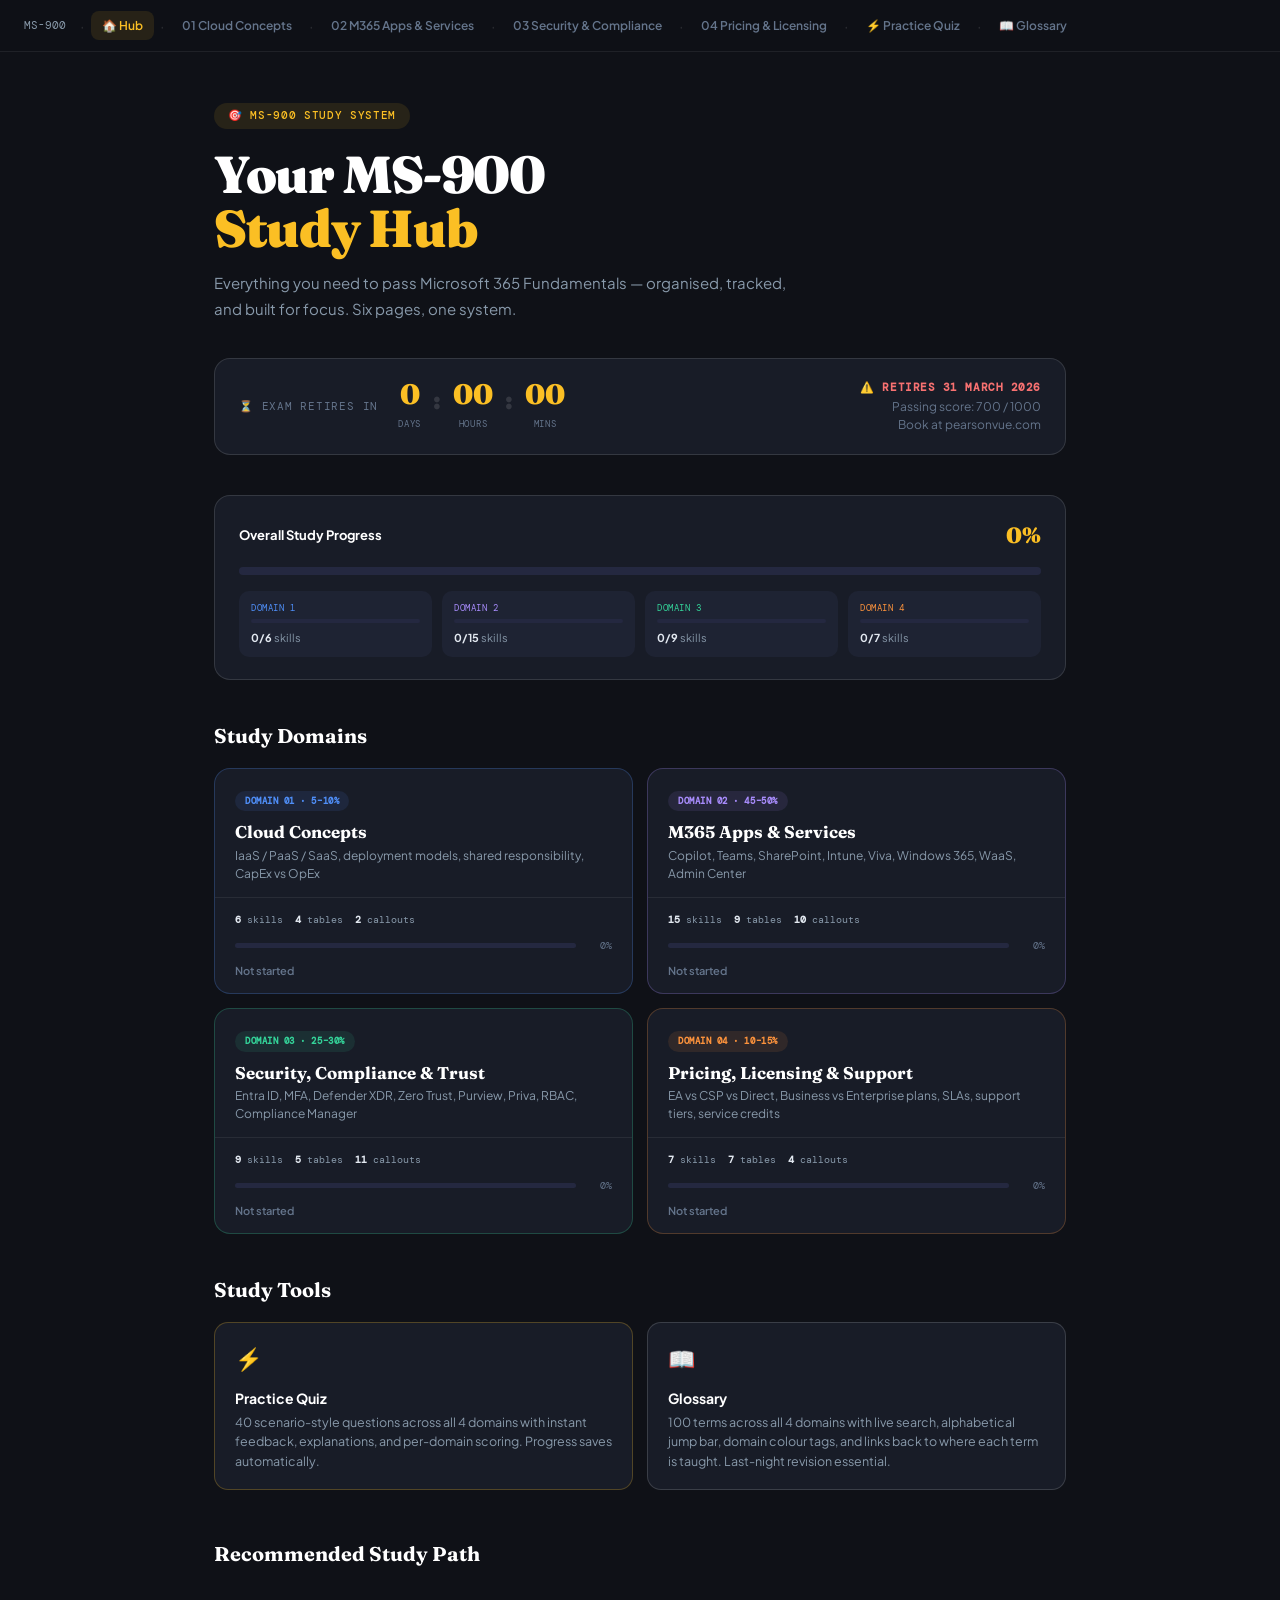
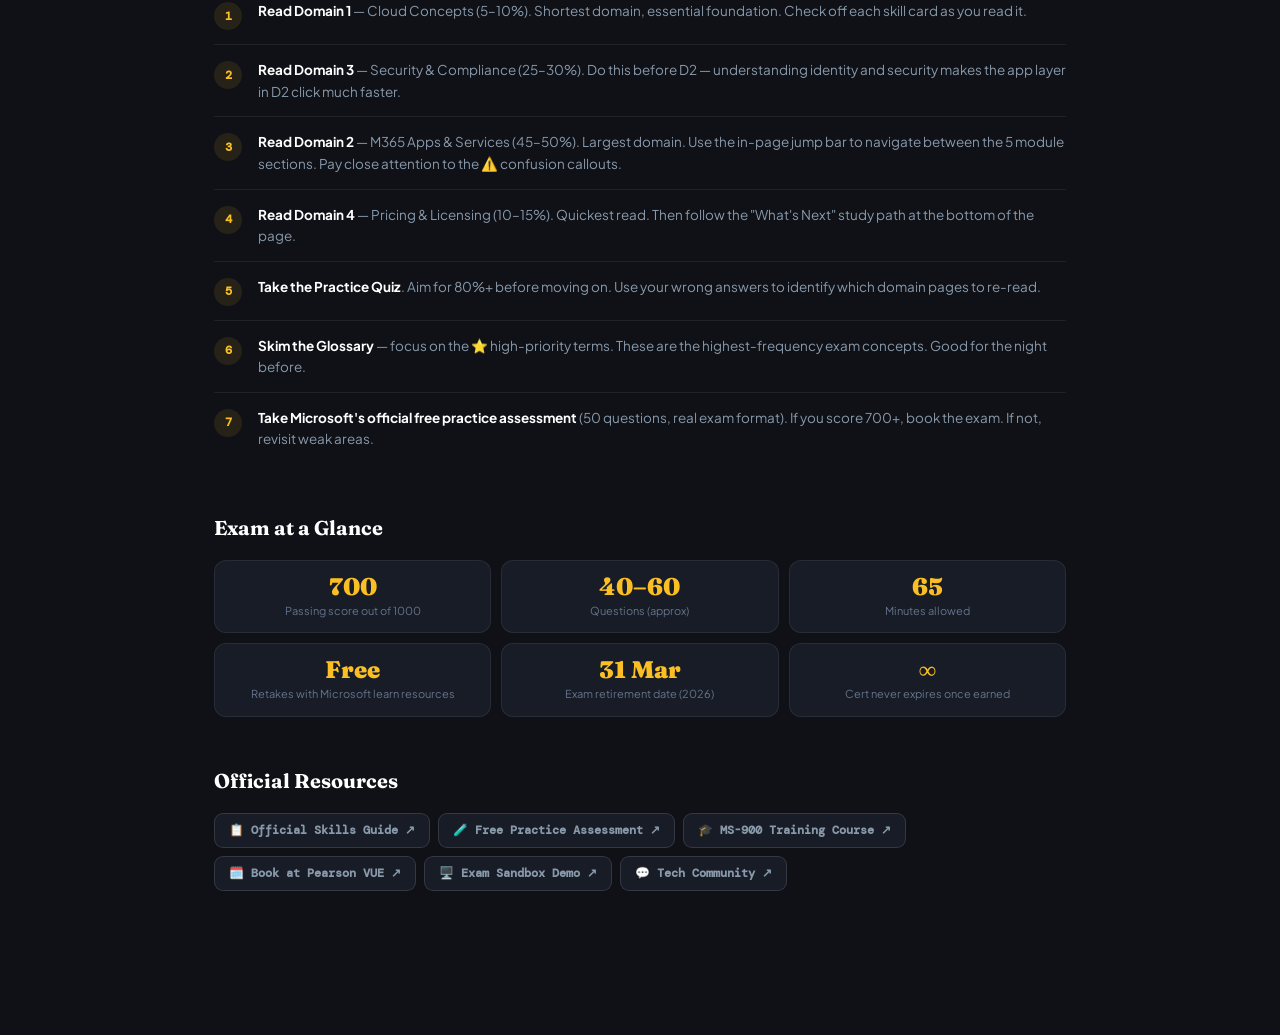
<file: ms900-index.html>
<!DOCTYPE html>
<html lang="en">
<head>
<meta charset="UTF-8">
<meta name="viewport" content="width=device-width, initial-scale=1.0">
<title>MS-900 | Study Hub</title>
<link href="https://fonts.googleapis.com/css2?family=DM+Mono:wght@400;500&family=Fraunces:opsz,wght@9..144,400;9..144,700;9..144,900&family=Plus+Jakarta+Sans:wght@400;500;600;700&display=swap" rel="stylesheet">
<style>
:root{
  --bg:#0f1117;--surface:#181c27;--surface2:#1e2333;--surface3:#242840;
  --border:rgba(255,255,255,.07);--border2:rgba(255,255,255,.12);
  --text:#e2e8f0;--muted:#64748b;--muted2:#8899aa;
  --d1:#4f8ef7;--d1s:rgba(79,142,247,.1);--d1b:rgba(79,142,247,.25);
  --d2:#a78bfa;--d2s:rgba(167,139,250,.1);--d2b:rgba(167,139,250,.25);
  --d3:#34d399;--d3s:rgba(52,211,153,.1);--d3b:rgba(52,211,153,.25);
  --d4:#fb923c;--d4s:rgba(251,146,60,.1);--d4b:rgba(251,146,60,.25);
  --amber:#fbbf24;--ambers:rgba(251,191,36,.1);--amberb:rgba(251,191,36,.25);
  --correct:#34d399;
}
*{box-sizing:border-box;margin:0;padding:0}
html{scroll-behavior:smooth}
body{background:var(--bg);color:var(--text);font-family:'Plus Jakarta Sans',sans-serif;min-height:100vh;line-height:1.6}

/* NAV */
.topnav{position:sticky;top:0;z-index:100;background:rgba(15,17,23,.95);backdrop-filter:blur(12px);border-bottom:1px solid var(--border);padding:0 24px;display:flex;align-items:center;gap:4px;height:52px;overflow-x:auto}
.topnav a{text-decoration:none;white-space:nowrap;font-size:12px;font-weight:600;padding:5px 11px;border-radius:8px;transition:all .2s;color:var(--muted)}
.topnav a:hover{background:var(--surface2);color:var(--text)}
.topnav a.active{background:var(--ambers);color:var(--amber)}
.topnav .brand{font-family:'DM Mono',monospace;font-size:11px;color:var(--muted2);margin-right:8px;flex-shrink:0}
.topnav .sep{color:var(--border2);margin:0 2px}
.nav-done{color:#34d399;font-size:10px;font-weight:700}
.nav-started{color:#fbbf24;font-size:10px}

/* PAGE */
.page{max-width:900px;margin:0 auto;padding:48px 24px 96px}

/* HERO */
.eyebrow{display:inline-flex;align-items:center;gap:6px;padding:4px 14px;border-radius:999px;font-family:'DM Mono',monospace;font-size:11px;font-weight:500;letter-spacing:.06em;text-transform:uppercase;background:var(--ambers);color:var(--amber);margin-bottom:18px}
h1{font-family:'Fraunces',serif;font-size:clamp(30px,6vw,52px);font-weight:900;line-height:1.05;letter-spacing:-.025em;color:#fff;margin-bottom:14px}
h1 em{font-style:normal;color:var(--amber)}
.hero-sub{color:var(--muted2);font-size:15px;max-width:600px;line-height:1.75;margin-bottom:36px}

/* COUNTDOWN */
.countdown-wrap{background:var(--surface);border:1px solid var(--border2);border-radius:16px;padding:20px 24px;margin-bottom:40px;display:flex;align-items:center;gap:20px;flex-wrap:wrap}
.countdown-label{font-family:'DM Mono',monospace;font-size:11px;color:var(--muted);text-transform:uppercase;letter-spacing:.07em;flex-shrink:0}
.countdown-units{display:flex;gap:12px;flex-wrap:wrap}
.countdown-unit{text-align:center}
.countdown-num{font-family:'Fraunces',serif;font-size:28px;font-weight:900;color:var(--amber);line-height:1;display:block}
.countdown-unit-label{font-family:'DM Mono',monospace;font-size:9px;color:var(--muted);text-transform:uppercase;letter-spacing:.08em}
.countdown-sep{font-family:'Fraunces',serif;font-size:24px;font-weight:900;color:var(--border2);align-self:flex-start;padding-top:2px}
.exam-note{margin-left:auto;font-size:12px;color:var(--muted);line-height:1.5;text-align:right;flex-shrink:0}
.exam-note strong{color:#f87171;display:block;font-size:11px;font-family:'DM Mono',monospace;text-transform:uppercase;letter-spacing:.05em;margin-bottom:2px}

/* OVERALL PROGRESS */
.overall-progress{background:var(--surface);border:1px solid var(--border2);border-radius:16px;padding:22px 24px;margin-bottom:40px}
.op-header{display:flex;align-items:center;justify-content:space-between;margin-bottom:14px}
.op-title{font-size:13px;font-weight:700;color:#fff}
.op-pct{font-family:'Fraunces',serif;font-size:22px;font-weight:900;color:var(--amber)}
.op-track{height:8px;background:var(--surface3);border-radius:999px;overflow:hidden;margin-bottom:16px}
.op-fill{height:100%;border-radius:999px;background:linear-gradient(90deg,var(--d1),var(--d2),var(--d3),var(--d4));transition:width .6s ease;width:0%}
.op-domains{display:grid;grid-template-columns:repeat(4,1fr);gap:10px}
.op-domain{background:var(--surface2);border-radius:10px;padding:10px 12px}
.op-domain-label{font-family:'DM Mono',monospace;font-size:9px;text-transform:uppercase;letter-spacing:.06em;margin-bottom:4px}
.op-domain-bar{height:4px;border-radius:999px;background:var(--surface3);overflow:hidden;margin-bottom:6px}
.op-domain-fill{height:100%;border-radius:999px;transition:width .6s ease;width:0%}
.op-domain-stat{font-size:11px;color:var(--muted2)}
.op-domain-stat strong{color:var(--text)}

/* DOMAIN CARDS */
.domains-grid{display:grid;grid-template-columns:1fr 1fr;gap:14px;margin-bottom:40px}
@media(max-width:600px){.domains-grid{grid-template-columns:1fr}}
.domain-card{background:var(--surface);border:1px solid var(--border);border-radius:16px;overflow:hidden;text-decoration:none;transition:border-color .2s,transform .15s;display:block}
.domain-card:hover{transform:translateY(-2px)}
.dc-header{padding:16px 20px 14px;border-bottom:1px solid var(--border)}
.dc-pill{display:inline-flex;padding:3px 10px;border-radius:999px;font-family:'DM Mono',monospace;font-size:9px;font-weight:700;text-transform:uppercase;letter-spacing:.06em;margin-bottom:10px}
.dc-title{font-family:'Fraunces',serif;font-size:17px;font-weight:700;color:#fff;line-height:1.25;margin-bottom:4px}
.dc-sub{font-size:12px;color:var(--muted2);line-height:1.5}
.dc-body{padding:14px 20px}
.dc-stats{display:flex;align-items:center;gap:12px;margin-bottom:10px}
.dc-stat{font-family:'DM Mono',monospace;font-size:10px;color:var(--muted2)}
.dc-stat strong{color:var(--text)}
.dc-progress-wrap{display:flex;align-items:center;gap:8px}
.dc-track{flex:1;height:5px;background:var(--surface3);border-radius:999px;overflow:hidden}
.dc-fill{height:100%;border-radius:999px;transition:width .5s ease;width:0%}
.dc-pct{font-family:'DM Mono',monospace;font-size:10px;color:var(--muted);min-width:28px;text-align:right}
.dc-status{font-size:11px;font-weight:600;margin-top:8px}

/* OTHER PAGES */
.tools-grid{display:grid;grid-template-columns:1fr 1fr;gap:14px;margin-bottom:48px}
@media(max-width:600px){.tools-grid{grid-template-columns:1fr}}
.tool-card{background:var(--surface);border:1px solid var(--border);border-radius:14px;padding:18px 20px;text-decoration:none;display:block;transition:border-color .2s,transform .15s}
.tool-card:hover{transform:translateY(-2px)}
.tool-icon{font-size:22px;margin-bottom:10px}
.tool-title{font-size:14px;font-weight:700;color:#fff;margin-bottom:4px}
.tool-desc{font-size:12.5px;color:var(--muted2);line-height:1.55}

/* HOW TO USE */
.how-section{margin-bottom:48px}
.section-heading{font-family:'Fraunces',serif;font-size:20px;font-weight:700;color:#fff;margin-bottom:16px}
.steps{display:flex;flex-direction:column;gap:0}
.step{display:flex;gap:16px;align-items:flex-start;padding:14px 0;border-bottom:1px solid var(--border)}
.step:last-child{border-bottom:none}
.step-num{width:28px;height:28px;border-radius:50%;background:var(--ambers);color:var(--amber);font-family:'DM Mono',monospace;font-size:12px;font-weight:700;display:flex;align-items:center;justify-content:center;flex-shrink:0;margin-top:2px}
.step-text{font-size:13.5px;color:var(--muted2);line-height:1.6;flex:1}
.step-text strong{color:#fff}

/* EXAM FACTS */
.facts-grid{display:grid;grid-template-columns:repeat(3,1fr);gap:10px;margin-bottom:48px}
@media(max-width:500px){.facts-grid{grid-template-columns:1fr 1fr}}
.fact{background:var(--surface);border:1px solid var(--border);border-radius:12px;padding:14px 16px;text-align:center}
.fact-val{font-family:'Fraunces',serif;font-size:24px;font-weight:900;color:var(--amber);line-height:1;margin-bottom:4px}
.fact-label{font-size:11px;color:var(--muted);line-height:1.4}

/* EXTERNAL LINKS */
.ext-links{display:flex;flex-wrap:wrap;gap:8px;margin-bottom:48px}
.ext-link{display:inline-flex;align-items:center;gap:6px;padding:7px 14px;border-radius:9px;border:1px solid var(--border2);background:var(--surface);font-size:12px;font-weight:600;color:var(--muted2);text-decoration:none;transition:all .2s;font-family:'DM Mono',monospace}
.ext-link:hover{border-color:rgba(255,255,255,.25);color:#fff;background:var(--surface2)}
</style>
</head>
<body>

<nav class="topnav">
  <span class="brand">MS-900</span>
  <span class="sep">·</span>
  <a href="ms900-index.html" class="active">🏠 Hub</a>
  <span class="sep">·</span>
  <a href="ms900-domain1.html" id="nav-d1">01 Cloud Concepts</a>
  <span class="sep">·</span>
  <a href="ms900-domain2.html" id="nav-d2">02 M365 Apps &amp; Services</a>
  <span class="sep">·</span>
  <a href="ms900-domain3.html" id="nav-d3">03 Security &amp; Compliance</a>
  <span class="sep">·</span>
  <a href="ms900-domain4.html" id="nav-d4">04 Pricing &amp; Licensing</a>
  <span class="sep">·</span>
  <a href="ms900-practice.html">⚡ Practice Quiz</a>
  <span class="sep">·</span>
  <a href="ms900-glossary.html">📖 Glossary</a>
</nav>

<main class="page">

  <div class="eyebrow">🎯 MS-900 Study System</div>
  <h1>Your MS-900<br><em>Study Hub</em></h1>
  <p class="hero-sub">Everything you need to pass Microsoft 365 Fundamentals — organised, tracked, and built for focus. Six pages, one system.</p>

  <!-- COUNTDOWN -->
  <div class="countdown-wrap">
    <div class="countdown-label">⏳ Exam retires in</div>
    <div class="countdown-units">
      <div class="countdown-unit">
        <span class="countdown-num" id="cd-days">--</span>
        <span class="countdown-unit-label">days</span>
      </div>
      <div class="countdown-sep">:</div>
      <div class="countdown-unit">
        <span class="countdown-num" id="cd-hours">--</span>
        <span class="countdown-unit-label">hours</span>
      </div>
      <div class="countdown-sep">:</div>
      <div class="countdown-unit">
        <span class="countdown-num" id="cd-mins">--</span>
        <span class="countdown-unit-label">mins</span>
      </div>
    </div>
    <div class="exam-note">
      <strong>⚠️ Retires 31 March 2026</strong>
      Passing score: 700 / 1000<br>
      Book at pearsonvue.com
    </div>
  </div>

  <!-- OVERALL PROGRESS -->
  <div class="overall-progress">
    <div class="op-header">
      <div class="op-title">Overall Study Progress</div>
      <div class="op-pct" id="op-pct">0%</div>
    </div>
    <div class="op-track"><div class="op-fill" id="op-fill"></div></div>
    <div class="op-domains">
      <div class="op-domain">
        <div class="op-domain-label" style="color:var(--d1)">Domain 1</div>
        <div class="op-domain-bar"><div class="op-domain-fill" id="d1-fill" style="background:var(--d1)"></div></div>
        <div class="op-domain-stat"><strong id="d1-stat">0/6</strong> skills</div>
      </div>
      <div class="op-domain">
        <div class="op-domain-label" style="color:var(--d2)">Domain 2</div>
        <div class="op-domain-bar"><div class="op-domain-fill" id="d2-fill" style="background:var(--d2)"></div></div>
        <div class="op-domain-stat"><strong id="d2-stat">0/15</strong> skills</div>
      </div>
      <div class="op-domain">
        <div class="op-domain-label" style="color:var(--d3)">Domain 3</div>
        <div class="op-domain-bar"><div class="op-domain-fill" id="d3-fill" style="background:var(--d3)"></div></div>
        <div class="op-domain-stat"><strong id="d3-stat">0/9</strong> skills</div>
      </div>
      <div class="op-domain">
        <div class="op-domain-label" style="color:var(--d4)">Domain 4</div>
        <div class="op-domain-bar"><div class="op-domain-fill" id="d4-fill" style="background:var(--d4)"></div></div>
        <div class="op-domain-stat"><strong id="d4-stat">0/7</strong> skills</div>
      </div>
    </div>
  </div>

  <!-- DOMAIN CARDS -->
  <div class="section-heading">Study Domains</div>
  <div class="domains-grid">

    <a href="ms900-domain1.html" class="domain-card" id="dc-d1" style="border-color:var(--d1b)">
      <div class="dc-header">
        <div class="dc-pill" style="background:var(--d1s);color:var(--d1)">Domain 01 · 5–10%</div>
        <div class="dc-title">Cloud Concepts</div>
        <div class="dc-sub">IaaS / PaaS / SaaS, deployment models, shared responsibility, CapEx vs OpEx</div>
      </div>
      <div class="dc-body">
        <div class="dc-stats">
          <div class="dc-stat"><strong>6</strong> skills</div>
          <div class="dc-stat"><strong>4</strong> tables</div>
          <div class="dc-stat"><strong>2</strong> callouts</div>
        </div>
        <div class="dc-progress-wrap">
          <div class="dc-track"><div class="dc-fill" id="d1c-fill" style="background:var(--d1)"></div></div>
          <div class="dc-pct" id="d1c-pct">0%</div>
        </div>
        <div class="dc-status" id="d1c-status" style="color:var(--muted)">Not started</div>
      </div>
    </a>

    <a href="ms900-domain2.html" class="domain-card" id="dc-d2" style="border-color:var(--d2b)">
      <div class="dc-header">
        <div class="dc-pill" style="background:var(--d2s);color:var(--d2)">Domain 02 · 45–50%</div>
        <div class="dc-title">M365 Apps &amp; Services</div>
        <div class="dc-sub">Copilot, Teams, SharePoint, Intune, Viva, Windows 365, WaaS, Admin Center</div>
      </div>
      <div class="dc-body">
        <div class="dc-stats">
          <div class="dc-stat"><strong>15</strong> skills</div>
          <div class="dc-stat"><strong>9</strong> tables</div>
          <div class="dc-stat"><strong>10</strong> callouts</div>
        </div>
        <div class="dc-progress-wrap">
          <div class="dc-track"><div class="dc-fill" id="d2c-fill" style="background:var(--d2)"></div></div>
          <div class="dc-pct" id="d2c-pct">0%</div>
        </div>
        <div class="dc-status" id="d2c-status" style="color:var(--muted)">Not started</div>
      </div>
    </a>

    <a href="ms900-domain3.html" class="domain-card" id="dc-d3" style="border-color:var(--d3b)">
      <div class="dc-header">
        <div class="dc-pill" style="background:var(--d3s);color:var(--d3)">Domain 03 · 25–30%</div>
        <div class="dc-title">Security, Compliance &amp; Trust</div>
        <div class="dc-sub">Entra ID, MFA, Defender XDR, Zero Trust, Purview, Priva, RBAC, Compliance Manager</div>
      </div>
      <div class="dc-body">
        <div class="dc-stats">
          <div class="dc-stat"><strong>9</strong> skills</div>
          <div class="dc-stat"><strong>5</strong> tables</div>
          <div class="dc-stat"><strong>11</strong> callouts</div>
        </div>
        <div class="dc-progress-wrap">
          <div class="dc-track"><div class="dc-fill" id="d3c-fill" style="background:var(--d3)"></div></div>
          <div class="dc-pct" id="d3c-pct">0%</div>
        </div>
        <div class="dc-status" id="d3c-status" style="color:var(--muted)">Not started</div>
      </div>
    </a>

    <a href="ms900-domain4.html" class="domain-card" id="dc-d4" style="border-color:var(--d4b)">
      <div class="dc-header">
        <div class="dc-pill" style="background:var(--d4s);color:var(--d4)">Domain 04 · 10–15%</div>
        <div class="dc-title">Pricing, Licensing &amp; Support</div>
        <div class="dc-sub">EA vs CSP vs Direct, Business vs Enterprise plans, SLAs, support tiers, service credits</div>
      </div>
      <div class="dc-body">
        <div class="dc-stats">
          <div class="dc-stat"><strong>7</strong> skills</div>
          <div class="dc-stat"><strong>7</strong> tables</div>
          <div class="dc-stat"><strong>4</strong> callouts</div>
        </div>
        <div class="dc-progress-wrap">
          <div class="dc-track"><div class="dc-fill" id="d4c-fill" style="background:var(--d4)"></div></div>
          <div class="dc-pct" id="d4c-pct">0%</div>
        </div>
        <div class="dc-status" id="d4c-status" style="color:var(--muted)">Not started</div>
      </div>
    </a>

  </div>

  <!-- TOOLS -->
  <div class="section-heading">Study Tools</div>
  <div class="tools-grid" style="margin-bottom:48px">
    <a href="ms900-practice.html" class="tool-card" style="border-color:var(--amberb)">
      <div class="tool-icon">⚡</div>
      <div class="tool-title">Practice Quiz</div>
      <div class="tool-desc">40 scenario-style questions across all 4 domains with instant feedback, explanations, and per-domain scoring. Progress saves automatically. <span id="quiz-status" style="color:var(--amber);font-weight:600"></span></div>
    </a>
    <a href="ms900-glossary.html" class="tool-card" style="border-color:rgba(255,255,255,.15)">
      <div class="tool-icon">📖</div>
      <div class="tool-title">Glossary</div>
      <div class="tool-desc">100 terms across all 4 domains with live search, alphabetical jump bar, domain colour tags, and links back to where each term is taught. Last-night revision essential.</div>
    </a>
  </div>

  <!-- HOW TO USE -->
  <div class="how-section">
    <div class="section-heading">Recommended Study Path</div>
    <div class="steps">
      <div class="step">
        <div class="step-num">1</div>
        <div class="step-text"><strong>Read Domain 1</strong> — Cloud Concepts (5–10%). Shortest domain, essential foundation. Check off each skill card as you read it.</div>
      </div>
      <div class="step">
        <div class="step-num">2</div>
        <div class="step-text"><strong>Read Domain 3</strong> — Security &amp; Compliance (25–30%). Do this before D2 — understanding identity and security makes the app layer in D2 click much faster.</div>
      </div>
      <div class="step">
        <div class="step-num">3</div>
        <div class="step-text"><strong>Read Domain 2</strong> — M365 Apps &amp; Services (45–50%). Largest domain. Use the in-page jump bar to navigate between the 5 module sections. Pay close attention to the ⚠️ confusion callouts.</div>
      </div>
      <div class="step">
        <div class="step-num">4</div>
        <div class="step-text"><strong>Read Domain 4</strong> — Pricing &amp; Licensing (10–15%). Quickest read. Then follow the "What's Next" study path at the bottom of the page.</div>
      </div>
      <div class="step">
        <div class="step-num">5</div>
        <div class="step-text"><strong>Take the Practice Quiz</strong>. Aim for 80%+ before moving on. Use your wrong answers to identify which domain pages to re-read.</div>
      </div>
      <div class="step">
        <div class="step-num">6</div>
        <div class="step-text"><strong>Skim the Glossary</strong> — focus on the ⭐ high-priority terms. These are the highest-frequency exam concepts. Good for the night before.</div>
      </div>
      <div class="step">
        <div class="step-num">7</div>
        <div class="step-text"><strong>Take Microsoft's official free practice assessment</strong> (50 questions, real exam format). If you score 700+, book the exam. If not, revisit weak areas.</div>
      </div>
    </div>
  </div>

  <!-- EXAM FACTS -->
  <div class="section-heading">Exam at a Glance</div>
  <div class="facts-grid">
    <div class="fact"><div class="fact-val">700</div><div class="fact-label">Passing score out of 1000</div></div>
    <div class="fact"><div class="fact-val">40–60</div><div class="fact-label">Questions (approx)</div></div>
    <div class="fact"><div class="fact-val">65</div><div class="fact-label">Minutes allowed</div></div>
    <div class="fact"><div class="fact-val">Free</div><div class="fact-label">Retakes with Microsoft learn resources</div></div>
    <div class="fact"><div class="fact-val">31 Mar</div><div class="fact-label">Exam retirement date (2026)</div></div>
    <div class="fact"><div class="fact-val">∞</div><div class="fact-label">Cert never expires once earned</div></div>
  </div>

  <!-- EXTERNAL LINKS -->
  <div class="section-heading">Official Resources</div>
  <div class="ext-links">
    <a href="https://learn.microsoft.com/en-us/credentials/certifications/resources/study-guides/ms-900" target="_blank" class="ext-link">📋 Official Skills Guide ↗</a>
    <a href="https://learn.microsoft.com/en-us/credentials/certifications/exams/ms-900/practice/assessment?assessment-type=practice&assessmentId=50" target="_blank" class="ext-link">🧪 Free Practice Assessment ↗</a>
    <a href="https://learn.microsoft.com/en-us/training/courses/ms-900t01" target="_blank" class="ext-link">🎓 MS-900 Training Course ↗</a>
    <a href="https://home.pearsonvue.com/microsoft" target="_blank" class="ext-link">🗓️ Book at Pearson VUE ↗</a>
    <a href="https://aka.ms/examdemo" target="_blank" class="ext-link">🖥️ Exam Sandbox Demo ↗</a>
    <a href="https://techcommunity.microsoft.com/t5/microsoft-365/bd-p/microsoft-365" target="_blank" class="ext-link">💬 Tech Community ↗</a>
  </div>

</main>

<script>
// COUNTDOWN to March 31 2026 11:59 PM CST
function updateCountdown() {
  const target = new Date('2026-03-31T23:59:00-06:00');
  const now = new Date();
  const diff = target - now;
  if (diff <= 0) {
    document.getElementById('cd-days').textContent = '0';
    document.getElementById('cd-hours').textContent = '00';
    document.getElementById('cd-mins').textContent = '00';
    return;
  }
  const days = Math.floor(diff / (1000*60*60*24));
  const hours = Math.floor((diff % (1000*60*60*24)) / (1000*60*60));
  const mins = Math.floor((diff % (1000*60*60)) / (1000*60));
  document.getElementById('cd-days').textContent = days;
  document.getElementById('cd-hours').textContent = String(hours).padStart(2,'0');
  document.getElementById('cd-mins').textContent = String(mins).padStart(2,'0');
}
updateCountdown();
setInterval(updateCountdown, 30000);

// DOMAIN PROGRESS from localStorage
const domainConfig = [
  { key:'ms900_d1', total:6,  fillId:'d1-fill', statId:'d1-stat', cardFillId:'d1c-fill', cardPctId:'d1c-pct', cardStatusId:'d1c-status' },
  { key:'ms900_d2', total:15, fillId:'d2-fill', statId:'d2-stat', cardFillId:'d2c-fill', cardPctId:'d2c-pct', cardStatusId:'d2c-status' },
  { key:'ms900_d3', total:9,  fillId:'d3-fill', statId:'d3-stat', cardFillId:'d3c-fill', cardPctId:'d3c-pct', cardStatusId:'d3c-status' },
  { key:'ms900_d4', total:7,  fillId:'d4-fill', statId:'d4-stat', cardFillId:'d4c-fill', cardPctId:'d4c-pct', cardStatusId:'d4c-status' },
];

let totalDone = 0;
const grandTotal = 37;

domainConfig.forEach((d, i) => {
  let done = 0;
  try {
    const state = JSON.parse(localStorage.getItem(d.key) || '{}');
    done = Object.values(state).filter(Boolean).length;
  } catch(e) {}

  totalDone += done;
  const pct = Math.round((done / d.total) * 100);

  document.getElementById(d.fillId).style.width = pct + '%';
  document.getElementById(d.statId).textContent = done + '/' + d.total;
  document.getElementById(d.cardFillId).style.width = pct + '%';
  document.getElementById(d.cardPctId).textContent = pct + '%';

  const statusEl = document.getElementById(d.cardStatusId);
  if (done === 0) {
    statusEl.textContent = 'Not started';
    statusEl.style.color = 'var(--muted)';
  } else if (done < d.total) {
    statusEl.textContent = `In progress — ${done} of ${d.total} skills checked`;
    statusEl.style.color = 'var(--amber)';
  } else {
    statusEl.textContent = '✓ Complete';
    statusEl.style.color = 'var(--correct)';
  }
});

const overallPct = Math.round((totalDone / grandTotal) * 100);
document.getElementById('op-pct').textContent = overallPct + '%';
document.getElementById('op-fill').style.width = overallPct + '%';

// QUIZ progress
try {
  const quizState = JSON.parse(localStorage.getItem('ms900_practice') || '{}');
  const answered = Object.keys(quizState).length;
  const correct = Object.values(quizState).filter(s => s.correct).length;
  if (answered > 0) {
    const pct = Math.round((correct / 40) * 100);
    document.getElementById('quiz-status').textContent = `Last score: ${correct}/40 (${pct}%)`;
  }
} catch(e) {}

// NAV completion badges
const keys = ['ms900_d1','ms900_d2','ms900_d3','ms900_d4'];
const domainTotals = [6,15,9,7];
['nav-d1','nav-d2','nav-d3','nav-d4'].forEach((id, i) => {
  const link = document.getElementById(id);
  if (!link) return;
  try {
    const s = JSON.parse(localStorage.getItem(keys[i]) || '{}');
    const done = Object.values(s).filter(Boolean).length;
    if (done > 0) {
      const badge = document.createElement('span');
      badge.className = done >= domainTotals[i] ? 'nav-done' : 'nav-started';
      badge.textContent = done >= domainTotals[i] ? ' ✓' : ' •';
      link.appendChild(badge);
    }
  } catch(e) {}
});
</script>
</body>
</html>
</file>
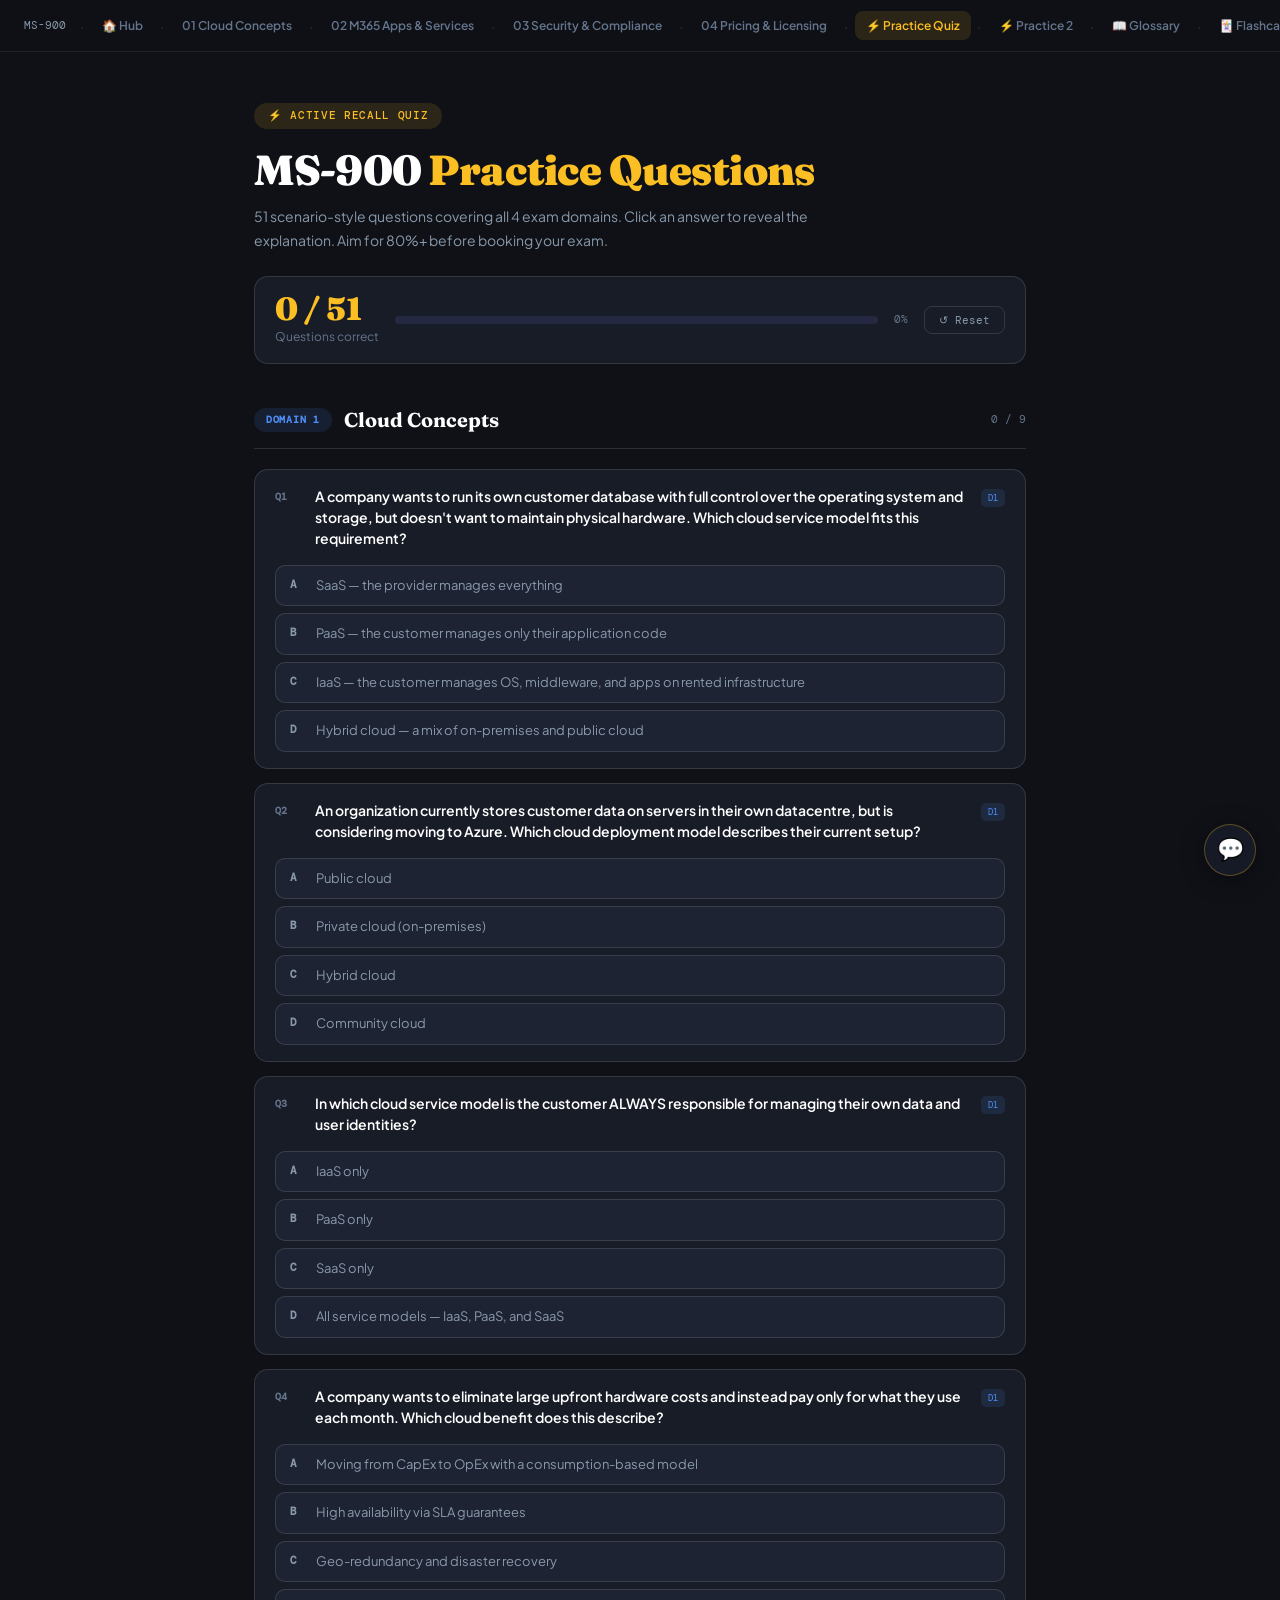
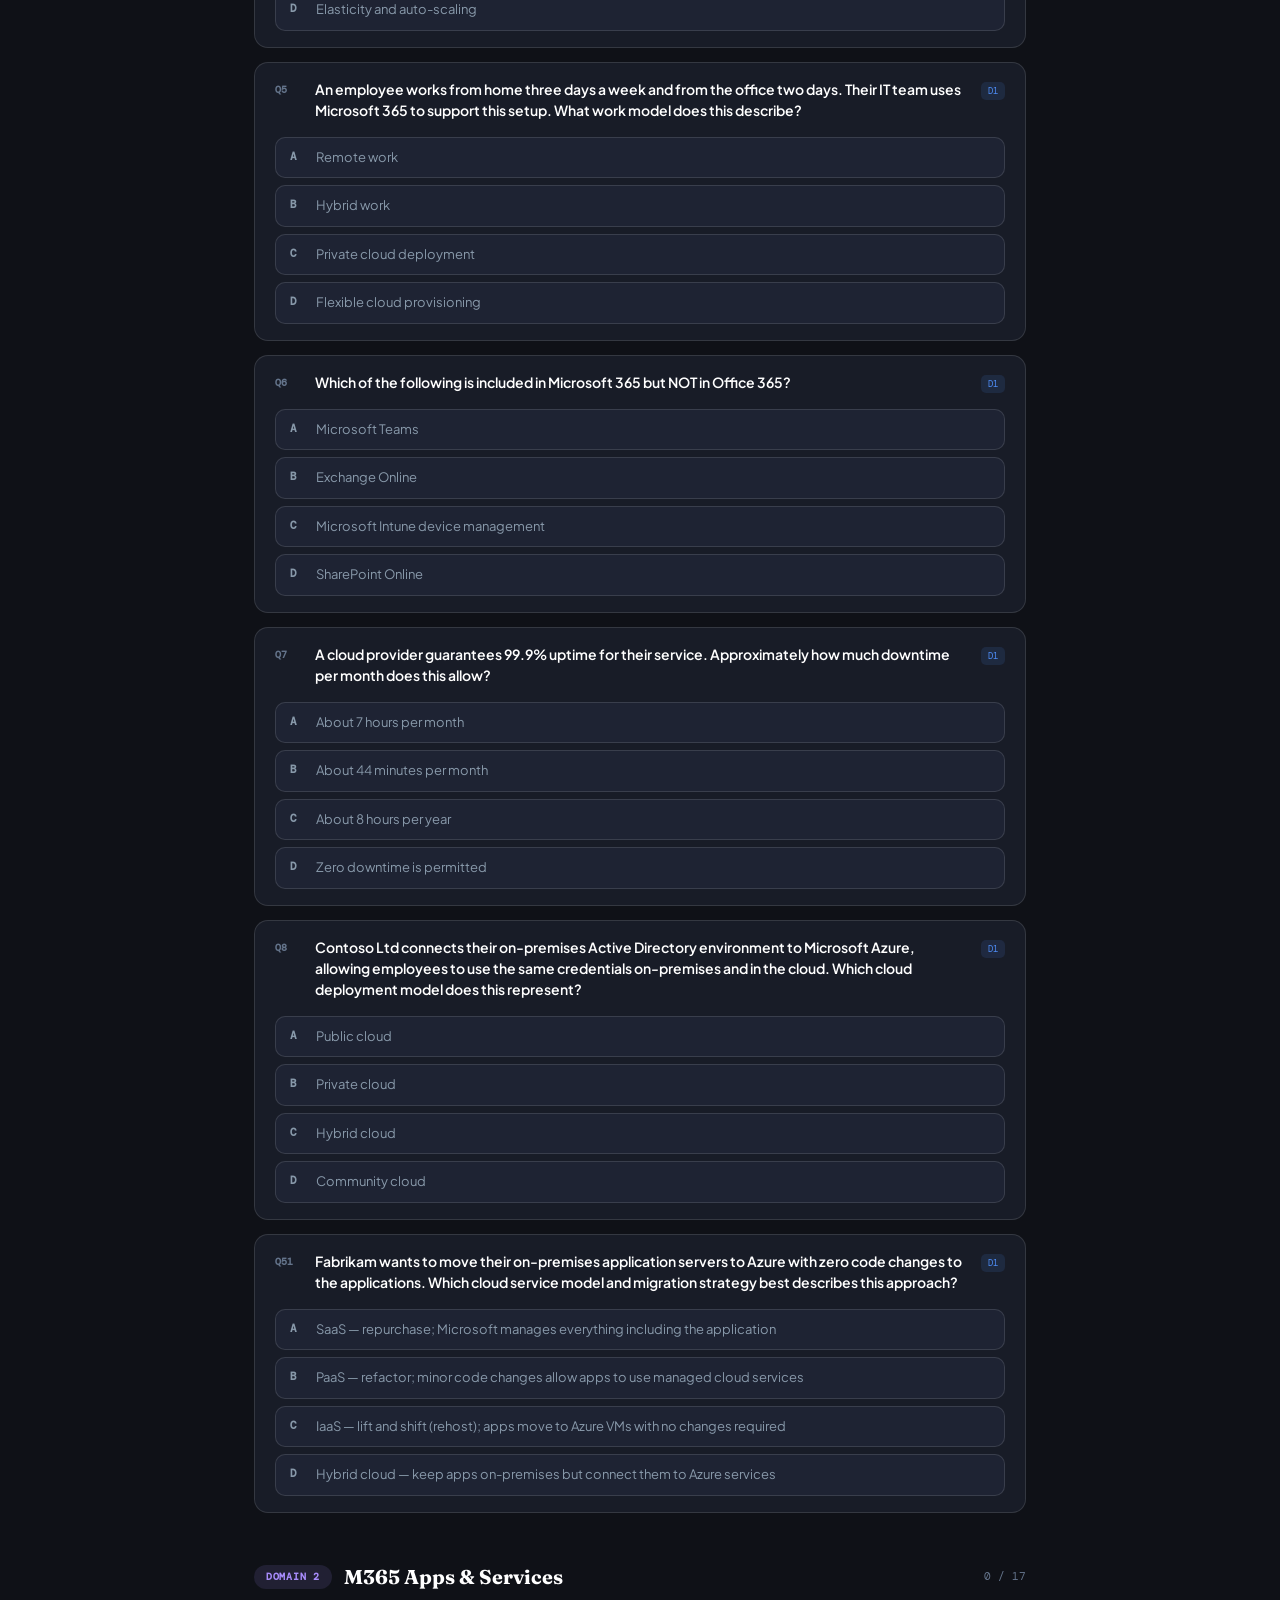
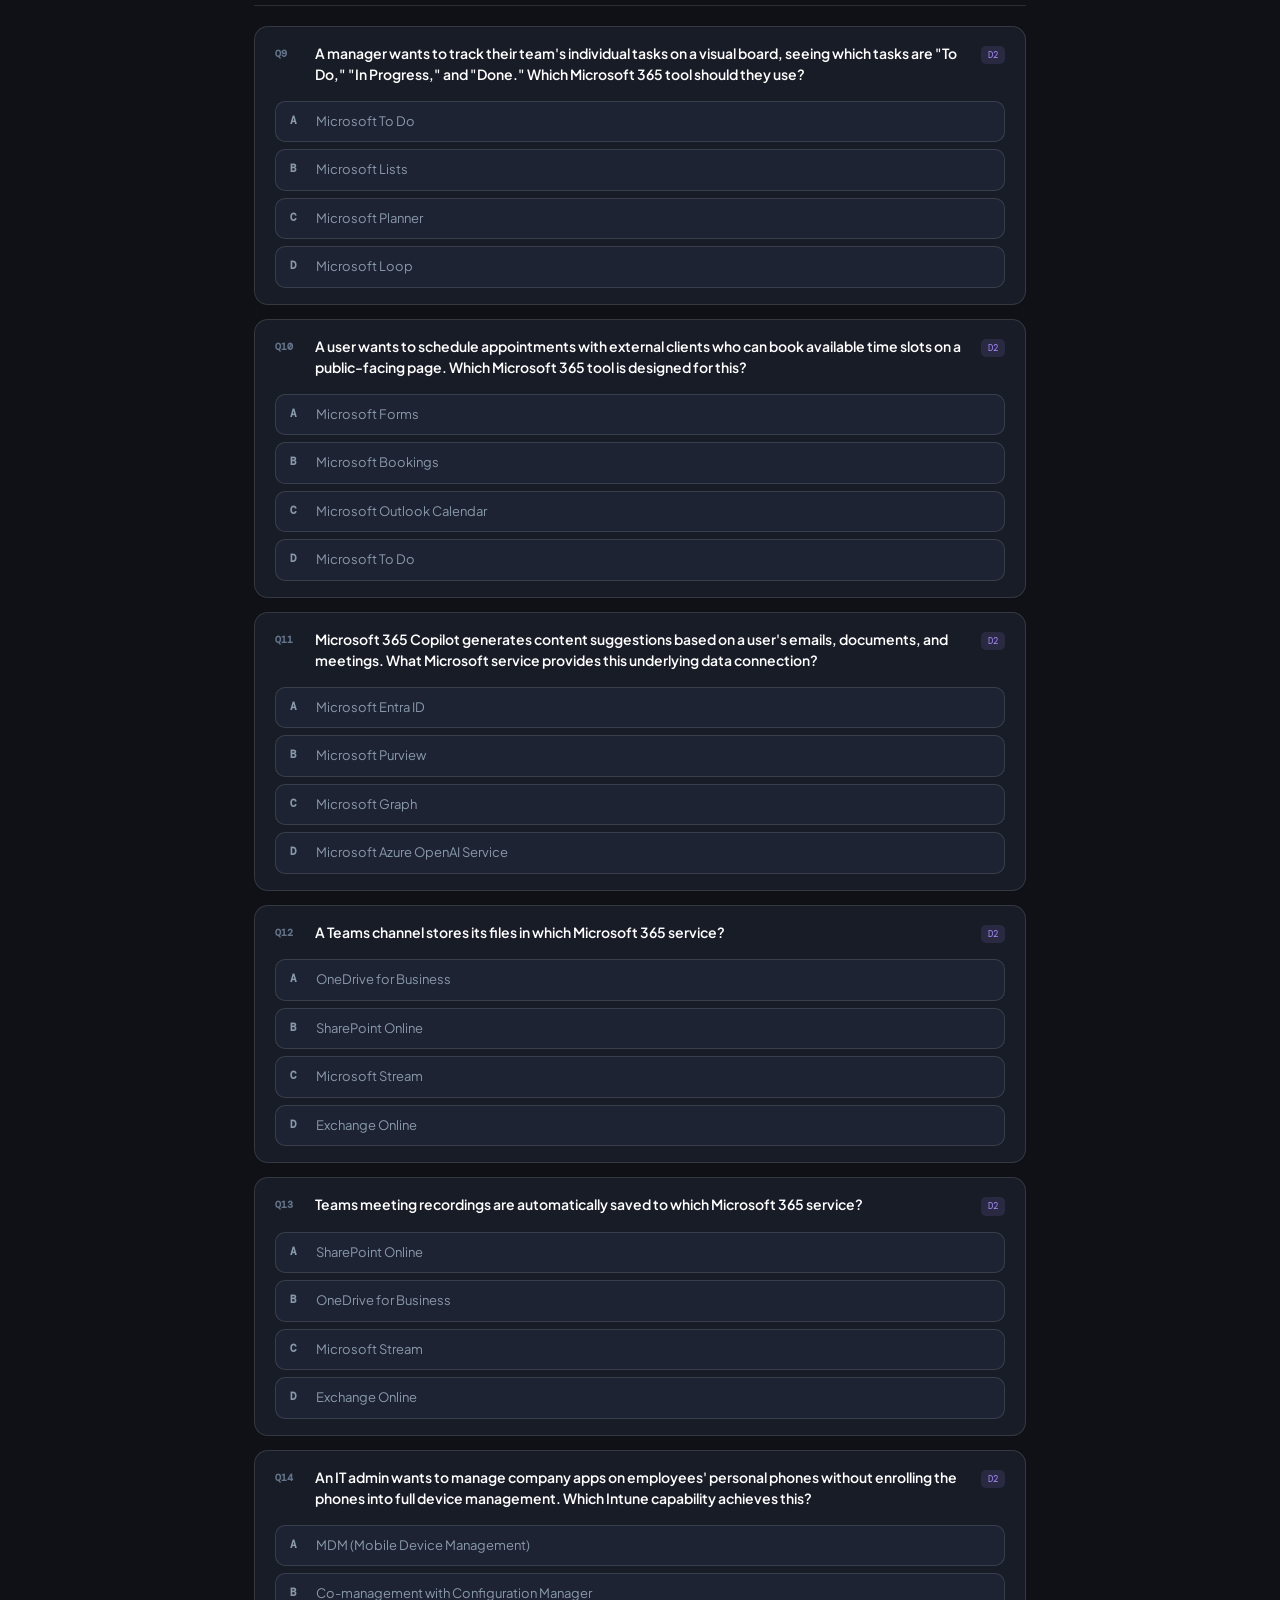
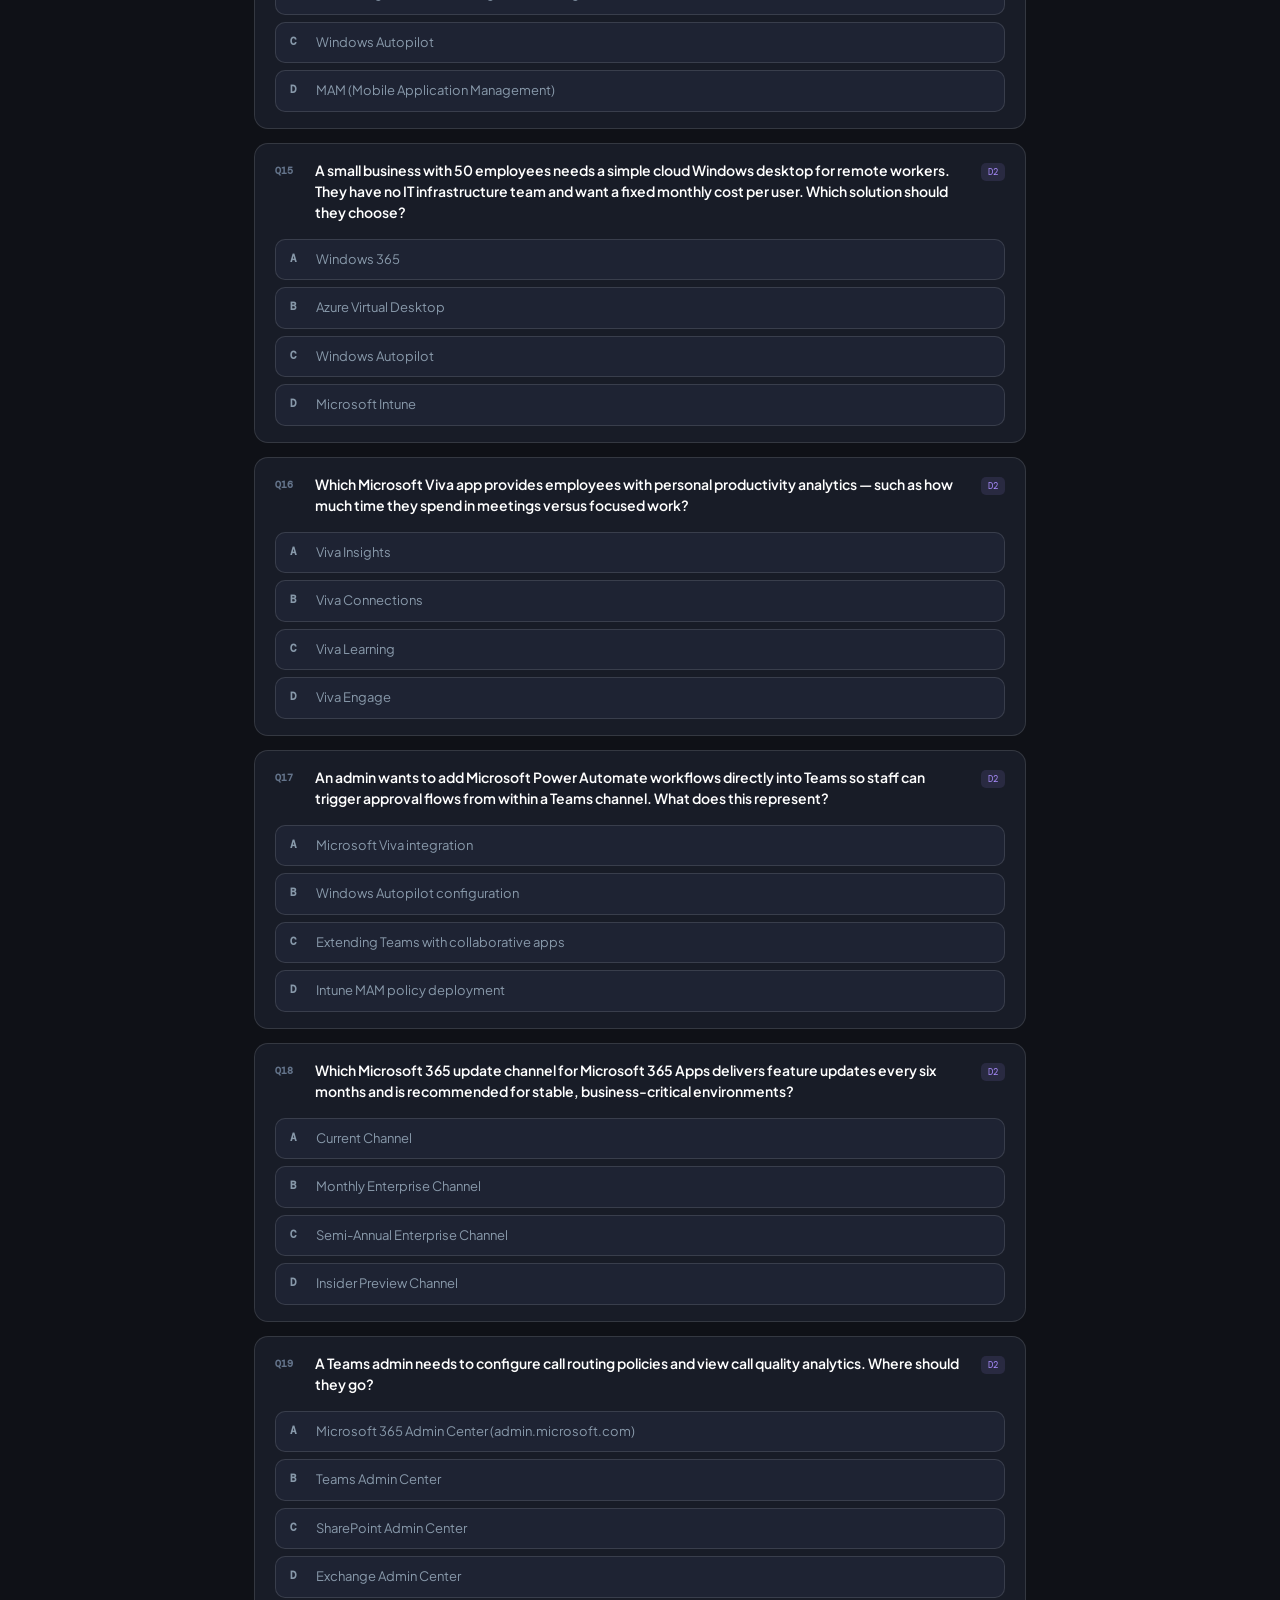
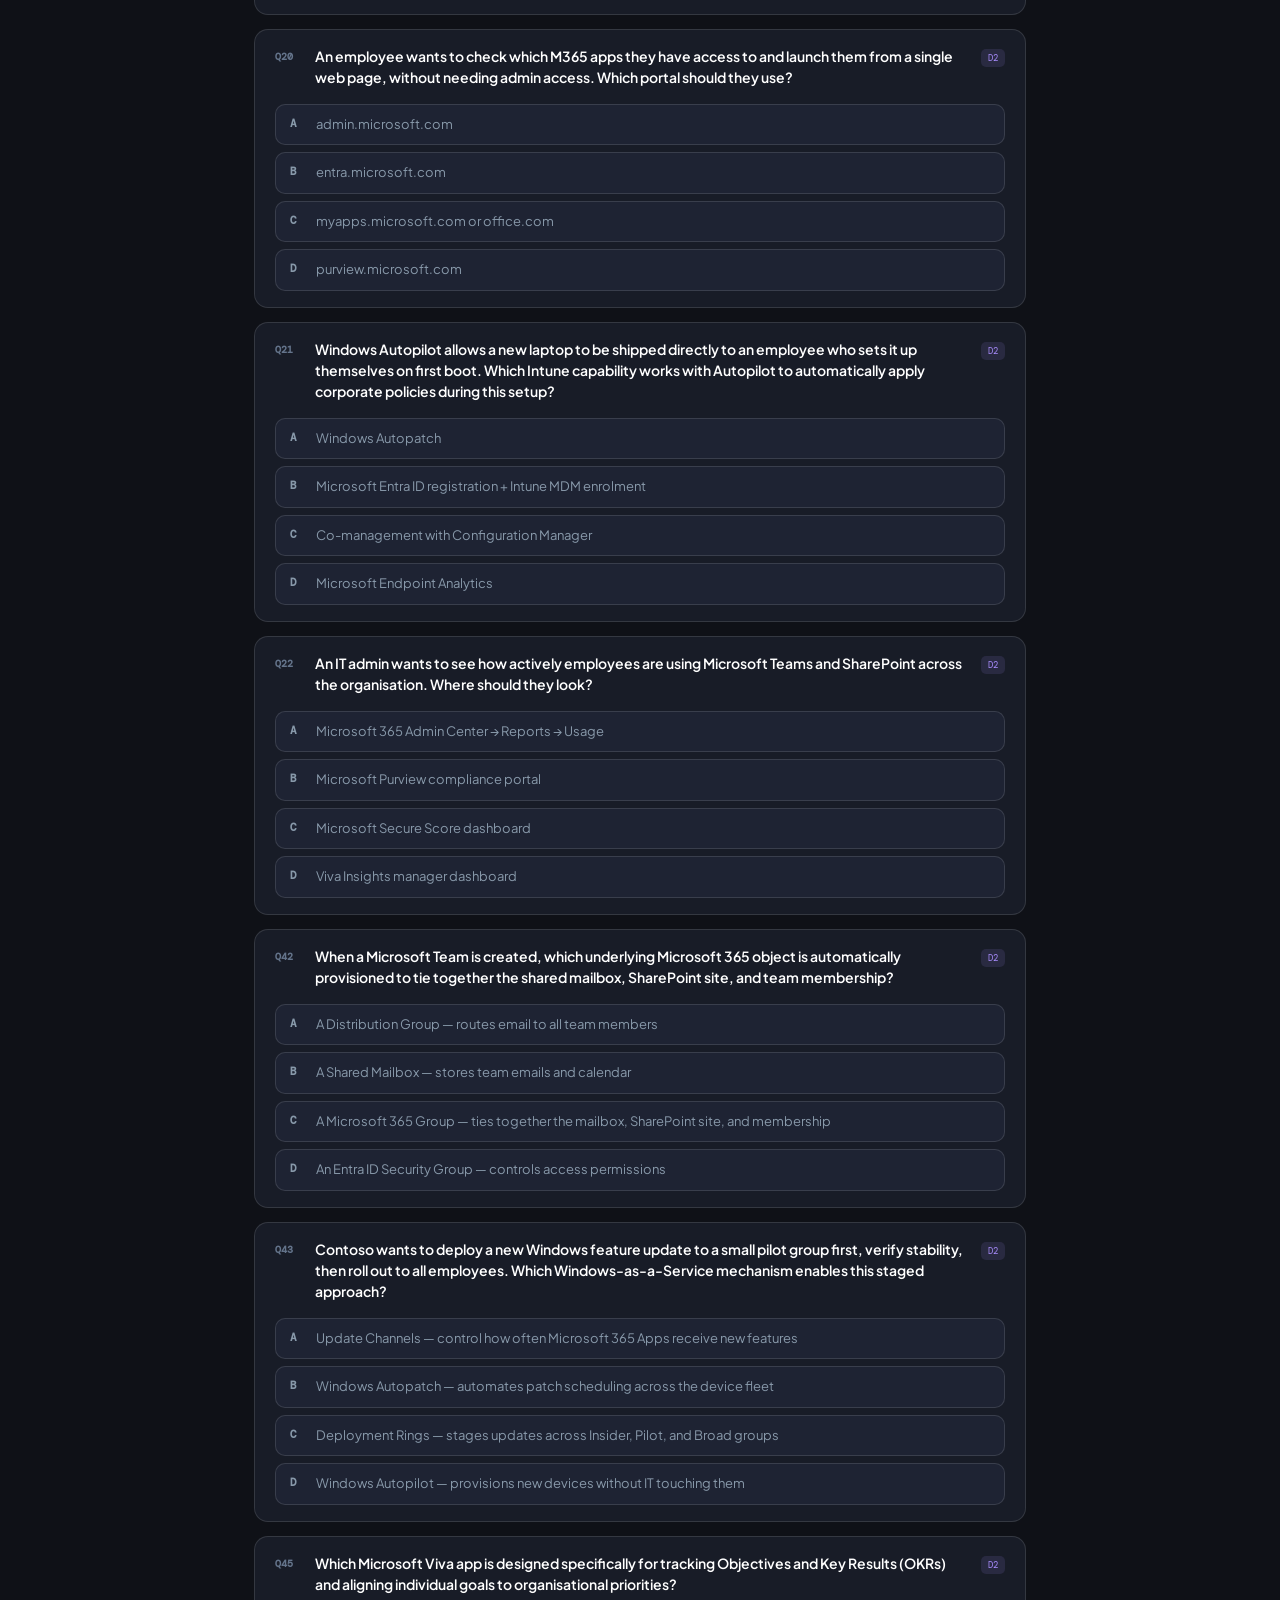
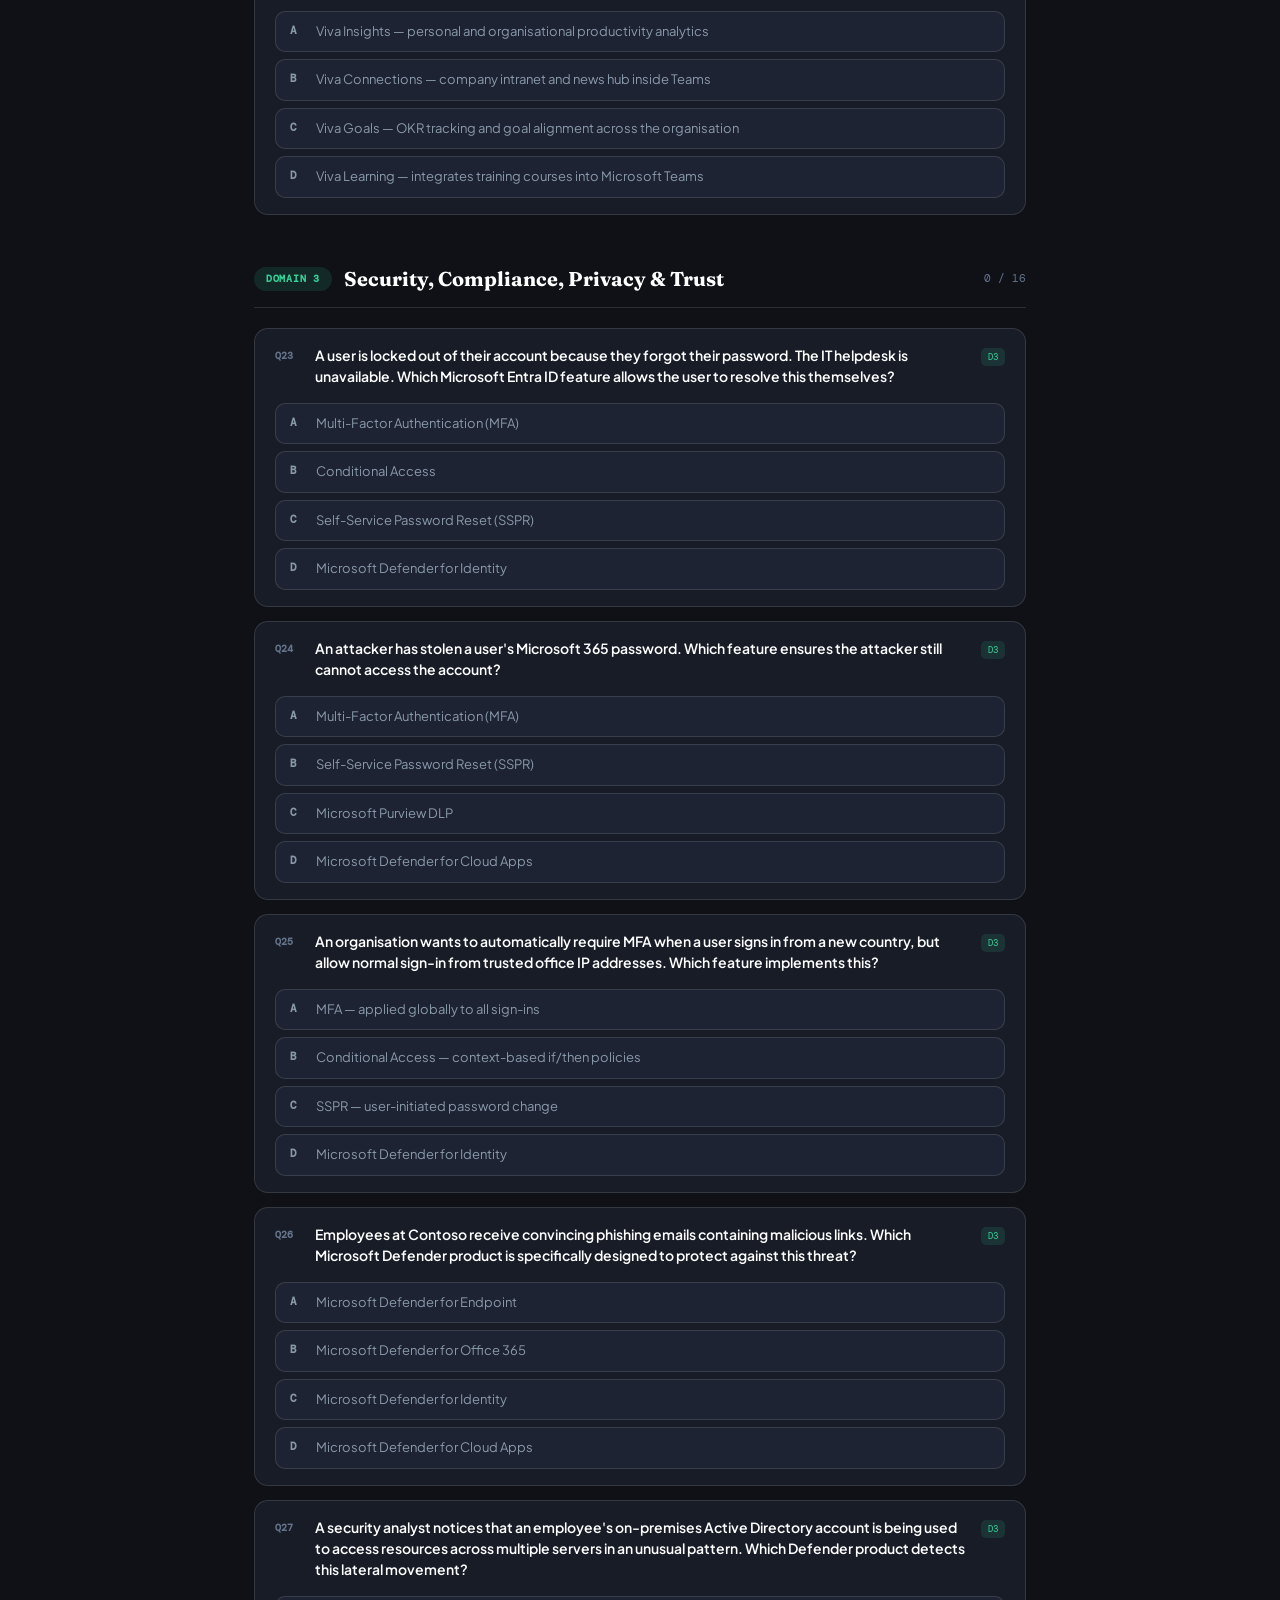
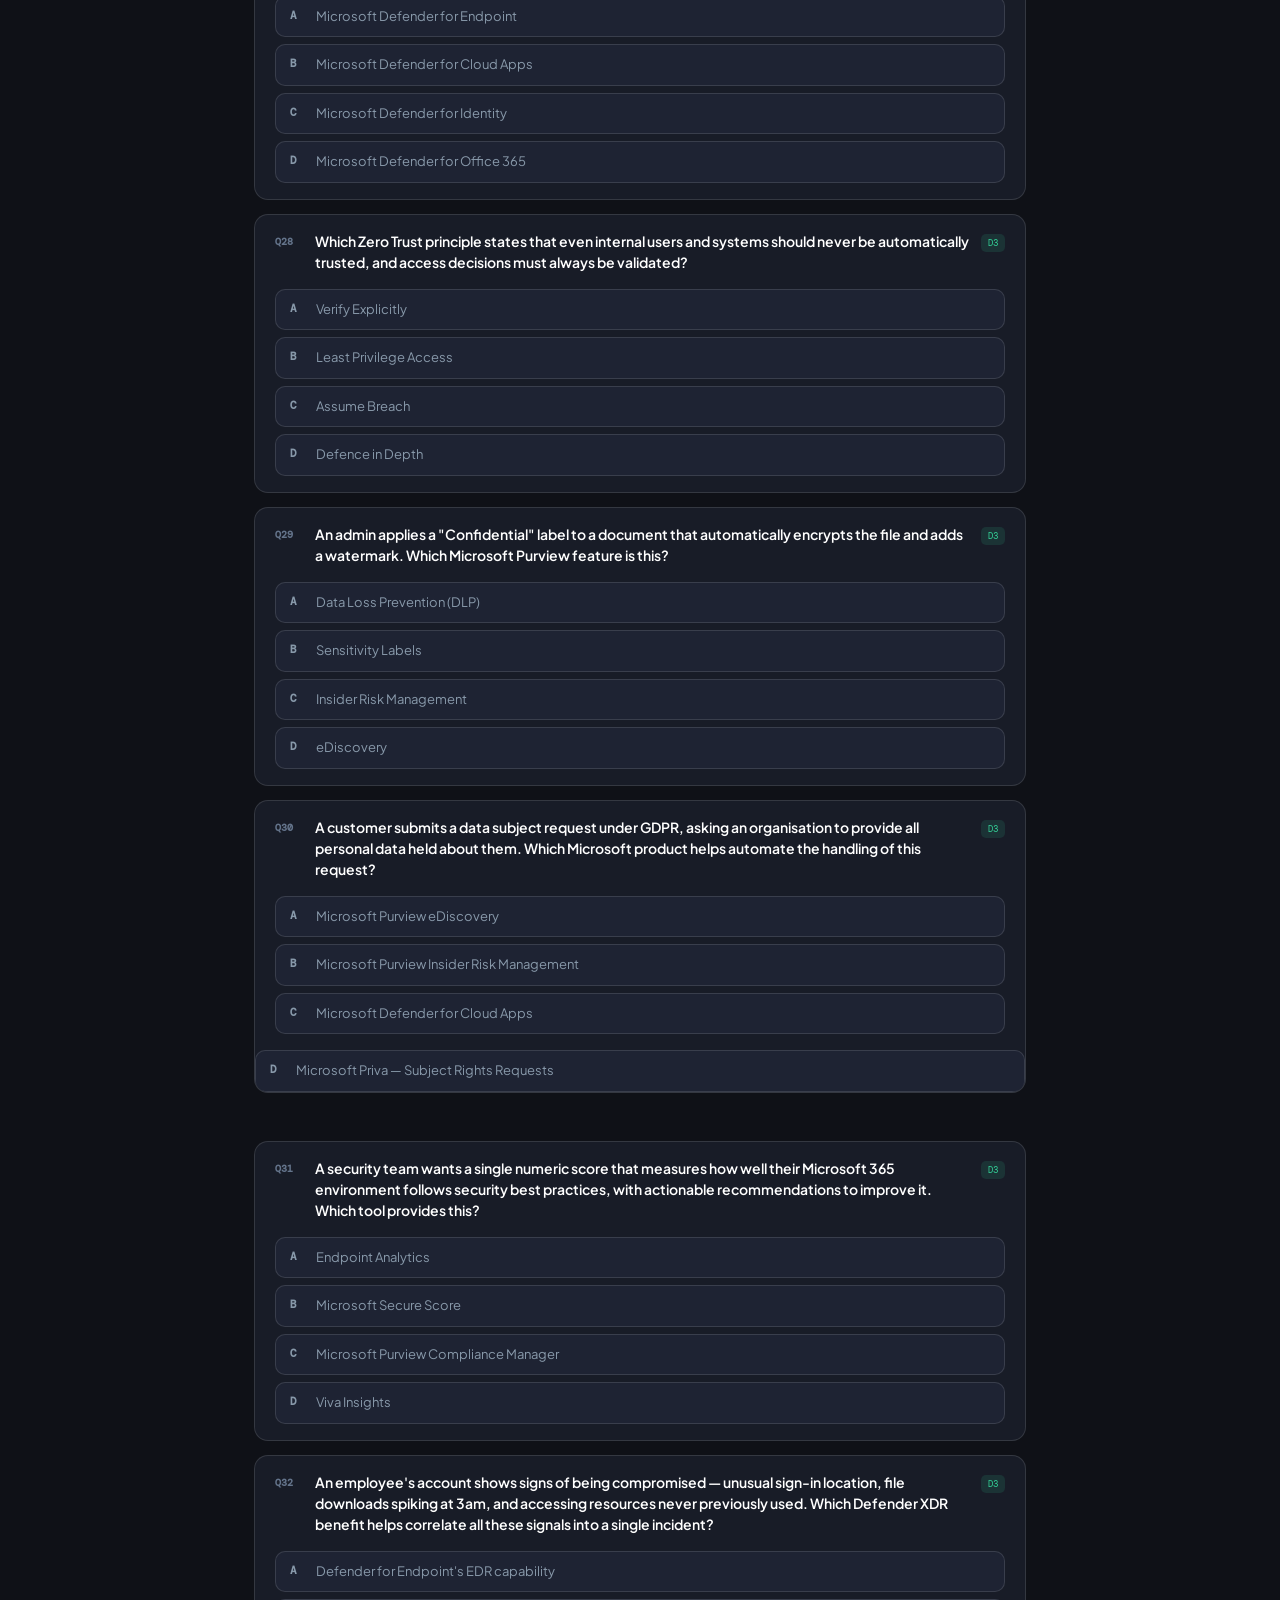
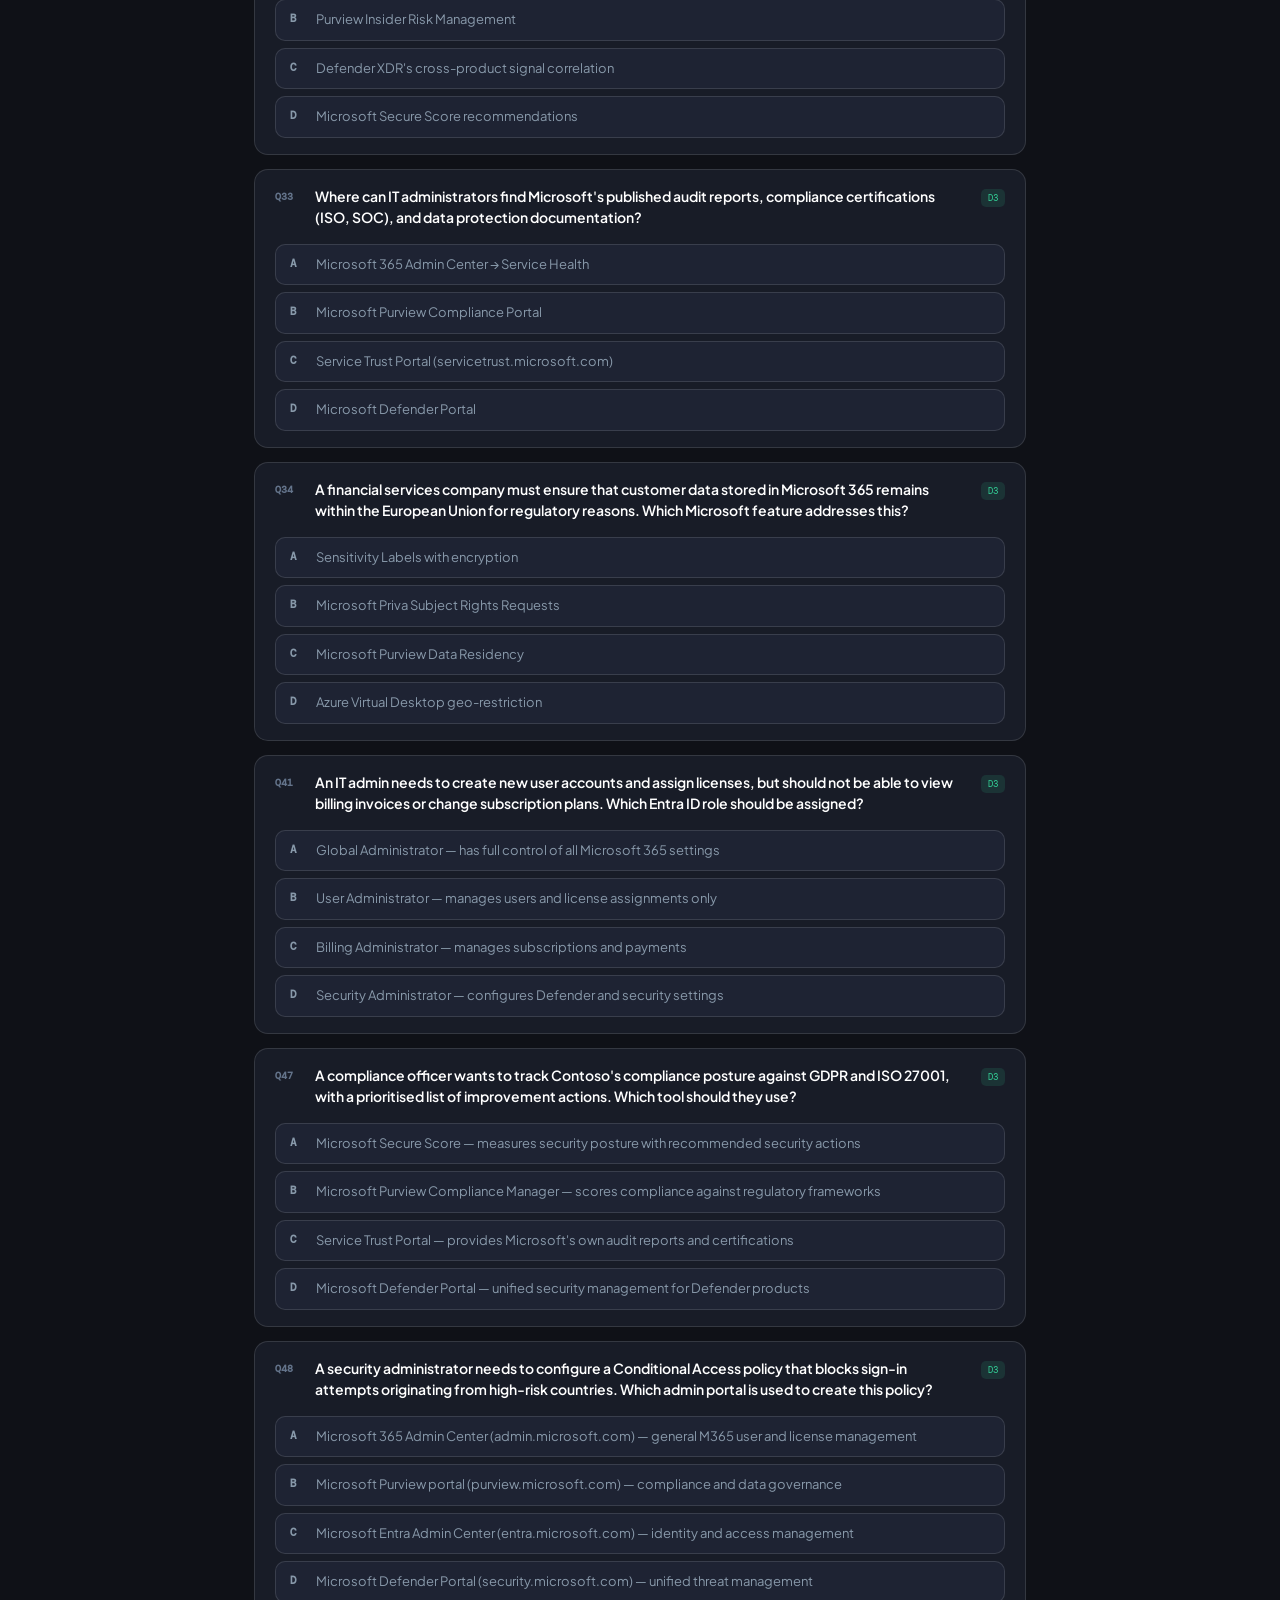
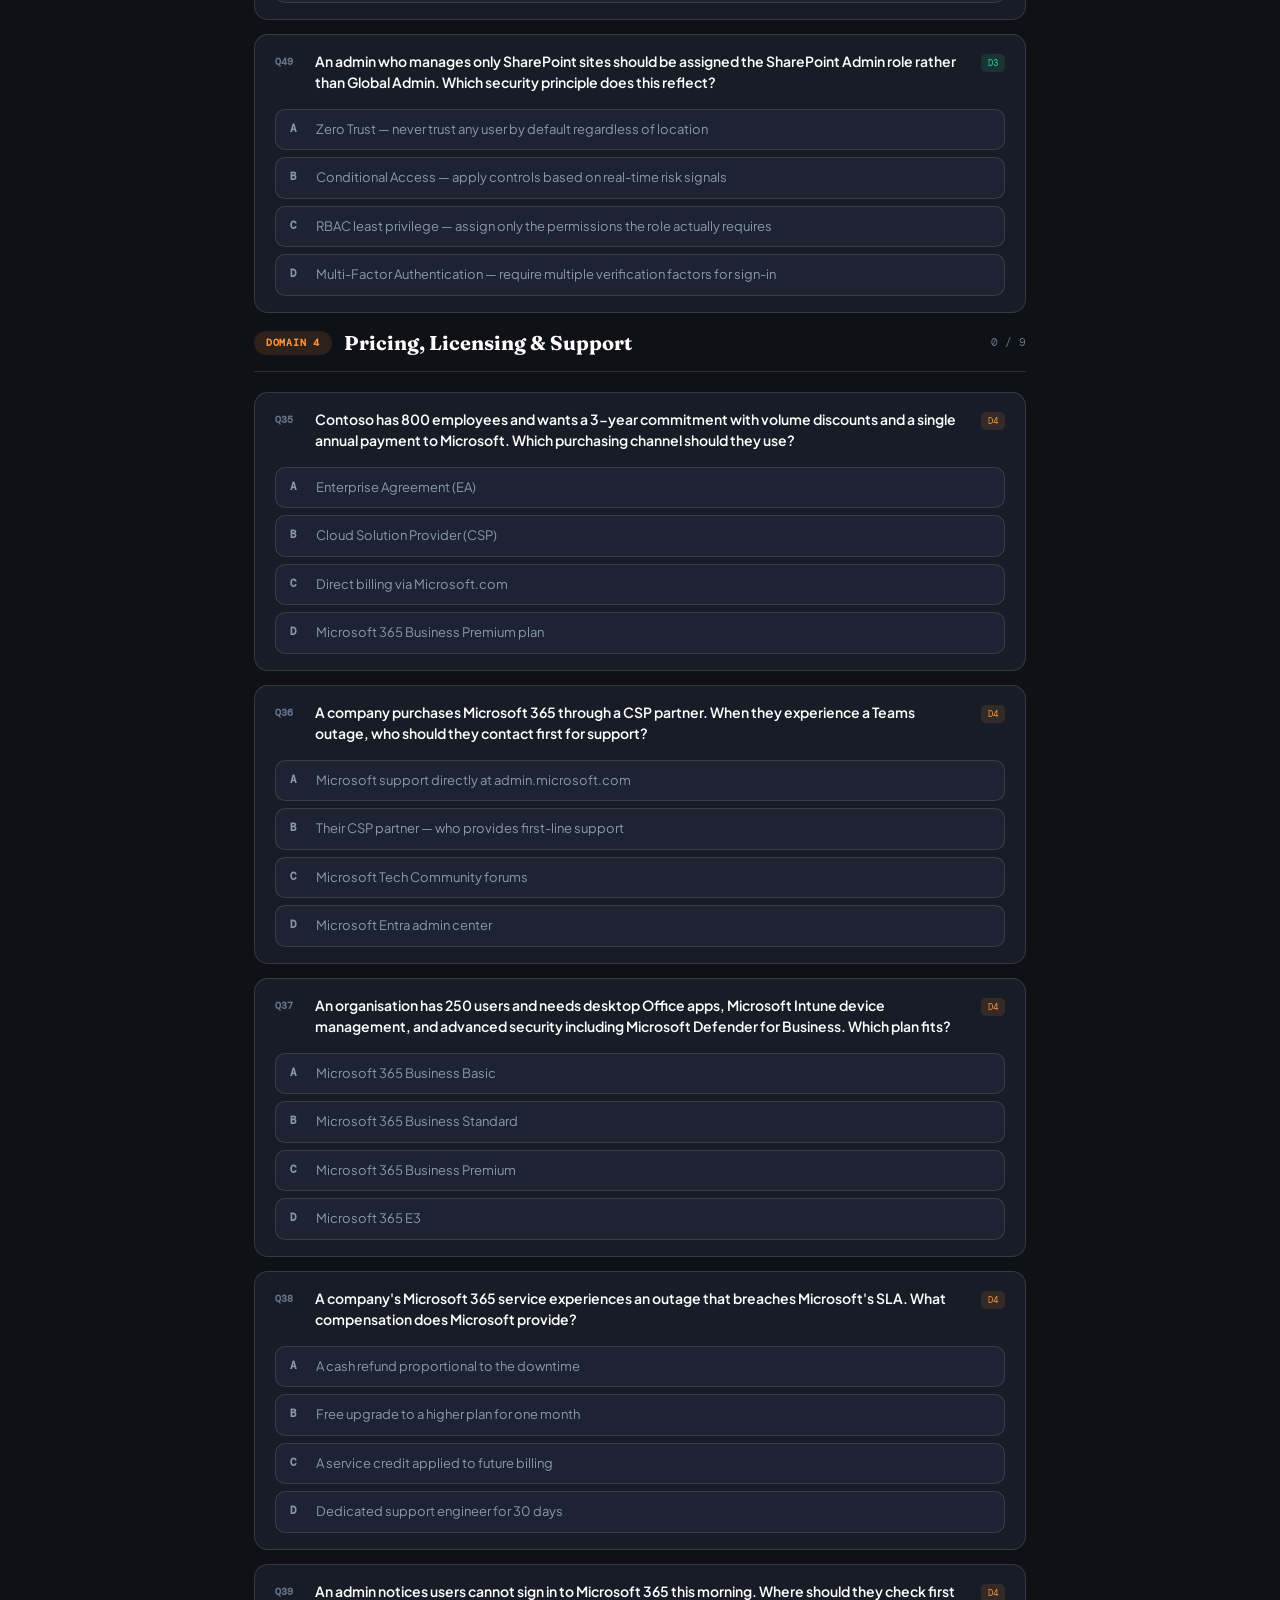
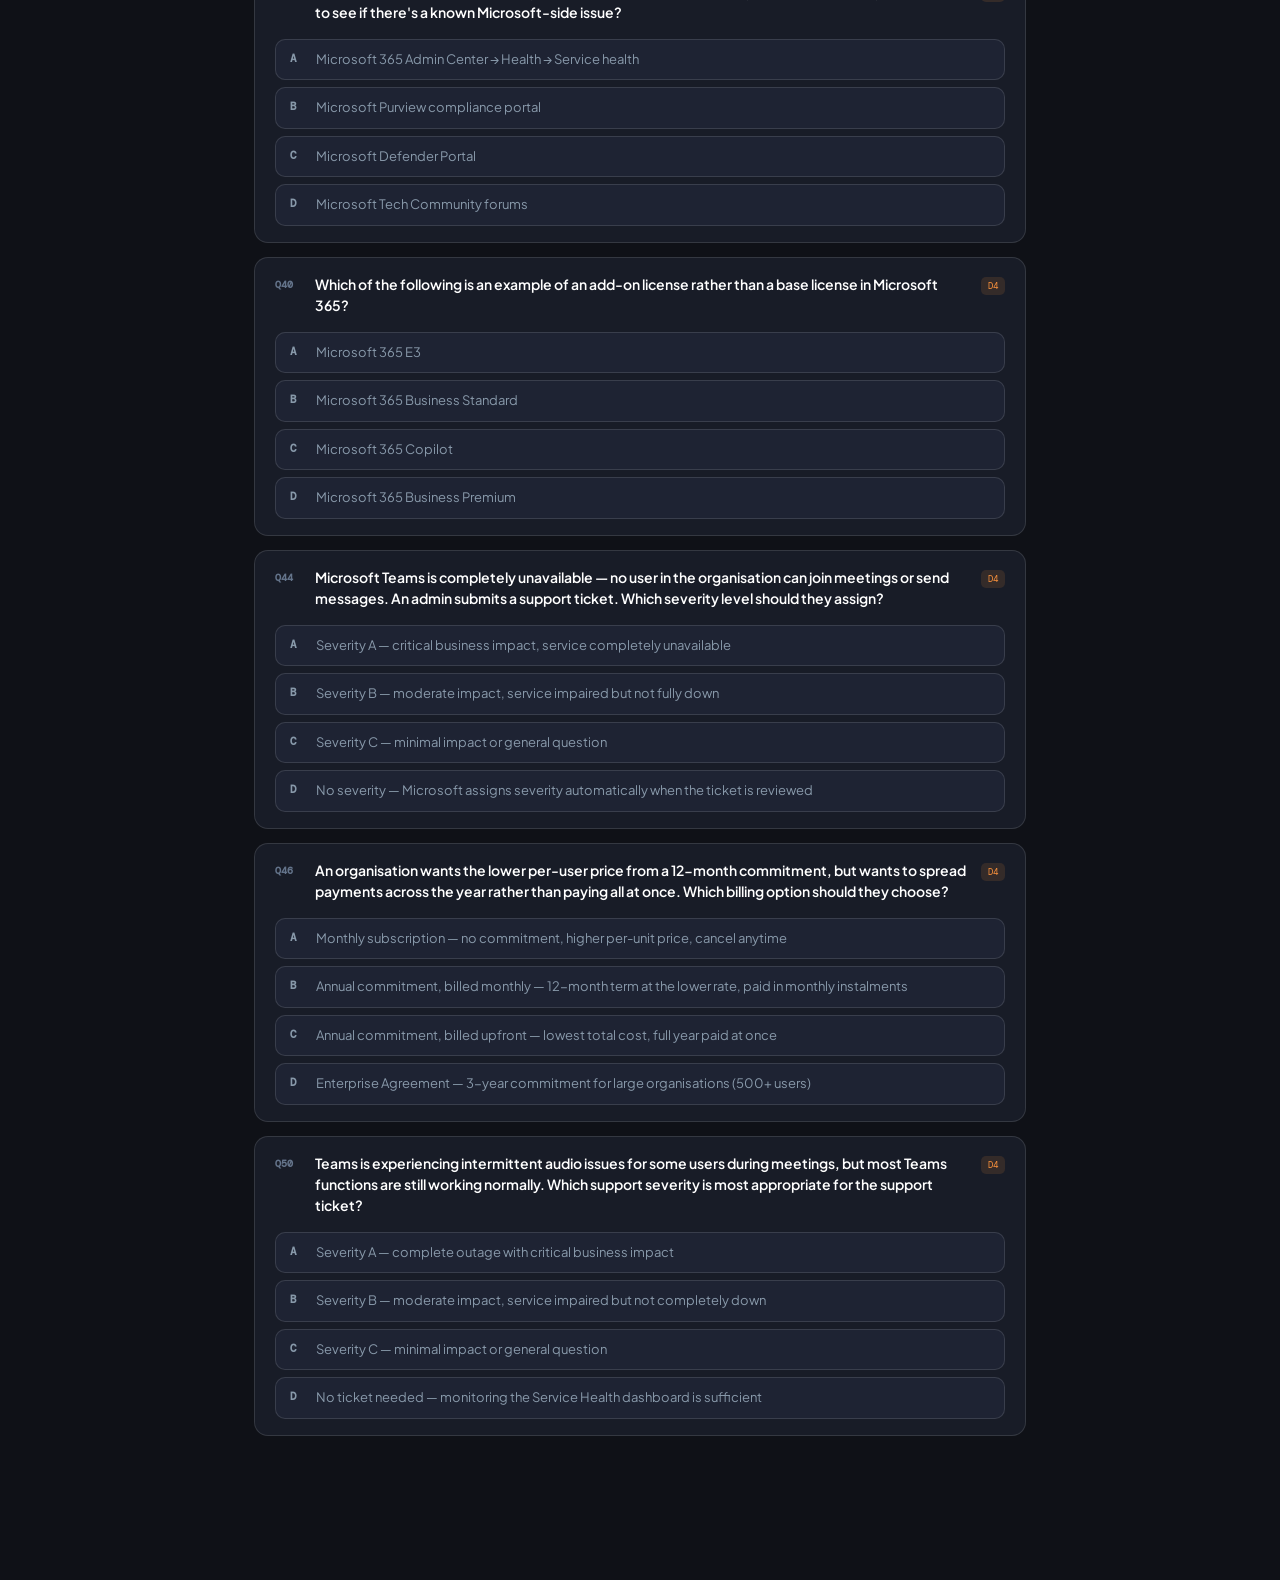
<file: ms900-practice.html>
<!DOCTYPE html>
<html lang="en">
<head>
<meta charset="UTF-8">
<meta name="viewport" content="width=device-width, initial-scale=1.0">
<title>MS-900 | Practice Quiz</title>
<link href="https://fonts.googleapis.com/css2?family=DM+Mono:wght@400;500&family=Fraunces:opsz,wght@9..144,400;9..144,700;9..144,900&family=Plus+Jakarta+Sans:wght@400;500;600;700&display=swap" rel="stylesheet">
<style>
:root{
  --bg:#0f1117;--surface:#181c27;--surface2:#1e2333;--surface3:#242840;
  --border:rgba(255,255,255,.07);--border2:rgba(255,255,255,.12);
  --text:#e2e8f0;--muted:#64748b;--muted2:#8899aa;
  --d1:#4f8ef7;--d1s:rgba(79,142,247,.12);
  --d2:#a78bfa;--d2s:rgba(167,139,250,.12);
  --d3:#34d399;--d3s:rgba(52,211,153,.12);
  --d4:#fb923c;--d4s:rgba(251,146,60,.12);
  --correct:#34d399;--correct-s:rgba(52,211,153,.1);--correct-b:rgba(52,211,153,.25);
  --wrong:#f87171;--wrong-s:rgba(248,113,113,.1);--wrong-b:rgba(248,113,113,.25);
  --amber:#fbbf24;
}
*{box-sizing:border-box;margin:0;padding:0}
html{scroll-behavior:smooth}
body{background:var(--bg);color:var(--text);font-family:'Plus Jakarta Sans',sans-serif;min-height:100vh;line-height:1.6}

/* NAV */
.topnav{position:sticky;top:0;z-index:100;background:rgba(15,17,23,.95);backdrop-filter:blur(12px);border-bottom:1px solid var(--border);padding:0 24px;display:flex;align-items:center;gap:4px;height:52px;overflow-x:auto}
.topnav a{text-decoration:none;white-space:nowrap;font-size:12px;font-weight:600;padding:5px 11px;border-radius:8px;transition:all .2s;color:var(--muted)}
.topnav a:hover{background:var(--surface2);color:var(--text)}
.topnav a.active{background:rgba(251,191,36,.12);color:var(--amber)}
.topnav .brand{font-family:'DM Mono',monospace;font-size:11px;color:var(--muted2);margin-right:8px;flex-shrink:0}
.topnav .sep{color:var(--border2);margin:0 2px}
.nav-done{color:#34d399;font-size:10px;font-weight:700}
.nav-started{color:#fbbf24;font-size:10px}

/* PAGE */
.page{max-width:820px;margin:0 auto;padding:48px 24px 96px}

/* HERO */
.quiz-pill{display:inline-flex;align-items:center;gap:6px;padding:4px 14px;border-radius:999px;font-family:'DM Mono',monospace;font-size:11px;font-weight:500;letter-spacing:.06em;text-transform:uppercase;background:rgba(251,191,36,.12);color:var(--amber);margin-bottom:18px}
h1{font-family:'Fraunces',serif;font-size:clamp(26px,5vw,42px);font-weight:900;line-height:1.1;letter-spacing:-.02em;color:#fff;margin-bottom:12px}
h1 em{font-style:normal;color:var(--amber)}
.hero-sub{color:var(--muted2);font-size:14px;max-width:580px;line-height:1.7;margin-bottom:24px}
.score-bar{background:var(--surface);border:1px solid var(--border2);border-radius:14px;padding:16px 20px;display:flex;align-items:center;gap:16px;margin-bottom:40px;flex-wrap:wrap}
.score-display{font-family:'Fraunces',serif;font-size:32px;font-weight:900;color:var(--amber);line-height:1}
.score-label{font-size:12px;color:var(--muted);margin-top:2px}
.score-track{flex:1;min-width:120px;height:8px;background:var(--surface3);border-radius:999px;overflow:hidden}
.score-fill{height:100%;border-radius:999px;background:var(--amber);transition:width .5s ease;width:0%}
.score-meta{font-family:'DM Mono',monospace;font-size:11px;color:var(--muted);margin-left:auto}
.btn-reset{font-family:'DM Mono',monospace;font-size:11px;padding:6px 14px;border-radius:8px;border:1px solid var(--border2);background:transparent;color:var(--muted2);cursor:pointer;transition:all .2s}
.btn-reset:hover{background:var(--surface2);color:#fff}

/* DOMAIN SECTION HEADERS */
.domain-section{margin-bottom:48px}
.domain-heading{display:flex;align-items:center;gap:12px;margin-bottom:20px;padding-bottom:12px;border-bottom:1px solid var(--border2)}
.d-chip{padding:4px 12px;border-radius:999px;font-family:'DM Mono',monospace;font-size:10px;font-weight:600;text-transform:uppercase;letter-spacing:.07em}
.d1-chip{background:var(--d1s);color:var(--d1)}
.d2-chip{background:var(--d2s);color:var(--d2)}
.d3-chip{background:var(--d3s);color:var(--d3)}
.d4-chip{background:var(--d4s);color:var(--d4)}
.domain-heading h2{font-family:'Fraunces',serif;font-size:20px;font-weight:700;color:#fff}
.domain-score{margin-left:auto;font-family:'DM Mono',monospace;font-size:11px;color:var(--muted)}

/* QUESTION CARD */
.q-card{background:var(--surface);border:1px solid var(--border2);border-radius:14px;margin-bottom:14px;overflow:hidden;transition:border-color .2s}
.q-card.answered-correct{border-color:var(--correct-b)}
.q-card.answered-wrong{border-color:var(--wrong-b)}
.q-header{padding:16px 20px;display:flex;align-items:flex-start;gap:12px}
.q-num{font-family:'DM Mono',monospace;font-size:10px;font-weight:600;color:var(--muted);flex-shrink:0;padding-top:3px;min-width:28px}
.q-text{font-size:14px;font-weight:600;color:#fff;line-height:1.5;flex:1}
.q-domain-tag{font-family:'DM Mono',monospace;font-size:9px;padding:2px 7px;border-radius:5px;flex-shrink:0;align-self:flex-start;margin-top:3px}

/* OPTIONS */
.q-options{padding:0 20px 16px 20px;display:flex;flex-direction:column;gap:7px}
.q-option{display:flex;align-items:flex-start;gap:10px;padding:10px 14px;border-radius:10px;border:1px solid var(--border2);background:var(--surface2);cursor:pointer;transition:all .2s;text-align:left;width:100%;font-family:'Plus Jakarta Sans',sans-serif}
.q-option:hover:not(:disabled){border-color:var(--border);background:var(--surface3);color:#fff}
.q-option:disabled{cursor:default}
.opt-letter{font-family:'DM Mono',monospace;font-size:11px;font-weight:600;color:var(--muted2);flex-shrink:0;width:16px;padding-top:1px}
.opt-text{font-size:13px;color:var(--muted2);line-height:1.5;flex:1}
.q-option.correct{background:var(--correct-s);border-color:var(--correct-b)}
.q-option.correct .opt-letter,.q-option.correct .opt-text{color:var(--correct)}
.q-option.wrong{background:var(--wrong-s);border-color:var(--wrong-b)}
.q-option.wrong .opt-letter,.q-option.wrong .opt-text{color:var(--wrong)}
.q-option.reveal-correct{background:var(--correct-s);border-color:var(--correct-b);opacity:.7}
.q-option.reveal-correct .opt-letter,.q-option.reveal-correct .opt-text{color:var(--correct)}

/* EXPLANATION */
.q-explanation{display:none;margin:0 20px 16px;padding:12px 15px;border-radius:10px;font-size:13px;line-height:1.6;border:1px solid}
.q-explanation.show{display:block}
.q-explanation.exp-correct{background:var(--correct-s);border-color:var(--correct-b);color:var(--correct)}
.q-explanation.exp-wrong{background:var(--wrong-s);border-color:var(--wrong-b);color:var(--wrong)}
.exp-label{font-family:'DM Mono',monospace;font-size:10px;font-weight:600;text-transform:uppercase;letter-spacing:.07em;margin-bottom:5px}
.exp-body{color:var(--text);font-size:13px;line-height:1.6}

/* STATUS ICON */
.q-status{width:20px;height:20px;border-radius:50%;flex-shrink:0;display:flex;align-items:center;justify-content:center;font-size:11px;font-weight:700;margin-top:2px}
.status-correct{background:var(--correct-b);color:var(--correct)}
.status-wrong{background:var(--wrong-b);color:var(--wrong)}

/* COMPLETION BANNER */
.complete-banner{background:linear-gradient(135deg,rgba(251,191,36,.1),rgba(251,146,60,.1));border:1px solid rgba(251,191,36,.3);border-radius:16px;padding:28px 24px;text-align:center;margin-top:48px}
.complete-banner h3{font-family:'Fraunces',serif;font-size:24px;font-weight:900;color:#fff;margin-bottom:8px}
.complete-banner p{color:var(--muted2);font-size:14px;margin-bottom:16px}
.complete-banner a{display:inline-block;padding:10px 22px;border-radius:10px;background:var(--amber);color:#000;font-weight:700;font-size:13px;text-decoration:none;transition:opacity .2s}
.complete-banner a:hover{opacity:.85}
</style>
</head>
<body>

<nav class="topnav">
  <span class="brand">MS-900</span>
  <span class="sep">·</span>
  <a href="index.html">🏠 Hub</a>
  <span class="sep">·</span>
  <a href="ms900-domain1.html" id="nav-d1">01 Cloud Concepts</a>
  <span class="sep">·</span>
  <a href="ms900-domain2.html" id="nav-d2">02 M365 Apps &amp; Services</a>
  <span class="sep">·</span>
  <a href="ms900-domain3.html" id="nav-d3">03 Security &amp; Compliance</a>
  <span class="sep">·</span>
  <a href="ms900-domain4.html" id="nav-d4">04 Pricing &amp; Licensing</a>
  <span class="sep">·</span>
  <a href="ms900-practice.html" class="active">⚡ Practice Quiz</a>
  <span class="sep">·</span>
  <a href="ms900-practice2.html">⚡ Practice 2</a>
  <span class="sep">·</span>
  <a href="ms900-glossary.html">📖 Glossary</a>
  <span class="sep">·</span>
  <a href="ms900-flashcards.html">🃏 Flashcards</a>
</nav>

<main class="page">

  <div class="quiz-pill">⚡ Active Recall Quiz</div>
  <h1>MS-900 <em>Practice Questions</em></h1>
  <p class="hero-sub">51 scenario-style questions covering all 4 exam domains. Click an answer to reveal the explanation. Aim for 80%+ before booking your exam.</p>

  <div class="score-bar">
    <div>
      <div class="score-display" id="score-display">0 / 51</div>
      <div class="score-label">Questions correct</div>
    </div>
    <div class="score-track">
      <div class="score-fill" id="score-fill"></div>
    </div>
    <div class="score-meta" id="score-pct">0%</div>
    <button class="btn-reset" onclick="resetAll()">↺ Reset</button>
  </div>

  <!-- DOMAIN 1 -->
  <div class="domain-section" id="section-d1">
    <div class="domain-heading">
      <div class="d-chip d1-chip">Domain 1</div>
      <h2>Cloud Concepts</h2>
      <div class="domain-score" id="dscore-1">0 / 9</div>
    </div>

    <!-- Q1 -->
    <div class="q-card" id="q1">
      <div class="q-header">
        <div class="q-num">Q1</div>
        <div class="q-text">A company wants to run its own customer database with full control over the operating system and storage, but doesn't want to maintain physical hardware. Which cloud service model fits this requirement?</div>
        <div class="q-domain-tag d1-chip">D1</div>
      </div>
      <div class="q-options">
        <button class="q-option" onclick="answer(this,'q1','A','C')"><span class="opt-letter">A</span><span class="opt-text">SaaS — the provider manages everything</span></button>
        <button class="q-option" onclick="answer(this,'q1','B','C')"><span class="opt-letter">B</span><span class="opt-text">PaaS — the customer manages only their application code</span></button>
        <button class="q-option" onclick="answer(this,'q1','C','C')"><span class="opt-letter">C</span><span class="opt-text">IaaS — the customer manages OS, middleware, and apps on rented infrastructure</span></button>
        <button class="q-option" onclick="answer(this,'q1','D','C')"><span class="opt-letter">D</span><span class="opt-text">Hybrid cloud — a mix of on-premises and public cloud</span></button>
      </div>
      <div class="q-explanation" id="exp-q1">
        <div class="exp-label"></div>
        <div class="exp-body"><strong>IaaS (Infrastructure as a Service)</strong> gives the customer control over the OS, storage, and installed applications, while Microsoft manages the physical datacenter and hardware. SaaS (e.g. Microsoft 365) has the provider manage everything. PaaS lets customers manage only code and data. Hybrid cloud is a deployment model, not a service model.</div>
      </div>
    </div>

    <!-- Q2 -->
    <div class="q-card" id="q2">
      <div class="q-header">
        <div class="q-num">Q2</div>
        <div class="q-text">An organization currently stores customer data on servers in their own datacentre, but is considering moving to Azure. Which cloud deployment model describes their current setup?</div>
        <div class="q-domain-tag d1-chip">D1</div>
      </div>
      <div class="q-options">
        <button class="q-option" onclick="answer(this,'q2','A','B')"><span class="opt-letter">A</span><span class="opt-text">Public cloud</span></button>
        <button class="q-option" onclick="answer(this,'q2','B','B')"><span class="opt-letter">B</span><span class="opt-text">Private cloud (on-premises)</span></button>
        <button class="q-option" onclick="answer(this,'q2','C','B')"><span class="opt-letter">C</span><span class="opt-text">Hybrid cloud</span></button>
        <button class="q-option" onclick="answer(this,'q2','D','B')"><span class="opt-letter">D</span><span class="opt-text">Community cloud</span></button>
      </div>
      <div class="q-explanation" id="exp-q2">
        <div class="exp-label"></div>
        <div class="exp-body">Their own datacentre is a <strong>private cloud</strong> — infrastructure owned and used exclusively by one organisation. Public cloud (e.g. Azure) is shared infrastructure managed by Microsoft. Hybrid cloud combines both. Community cloud is shared between specific organisations with common concerns (less commonly tested).</div>
      </div>
    </div>

    <!-- Q3 -->
    <div class="q-card" id="q3">
      <div class="q-header">
        <div class="q-num">Q3</div>
        <div class="q-text">In which cloud service model is the customer ALWAYS responsible for managing their own data and user identities?</div>
        <div class="q-domain-tag d1-chip">D1</div>
      </div>
      <div class="q-options">
        <button class="q-option" onclick="answer(this,'q3','A','D')"><span class="opt-letter">A</span><span class="opt-text">IaaS only</span></button>
        <button class="q-option" onclick="answer(this,'q3','B','D')"><span class="opt-letter">B</span><span class="opt-text">PaaS only</span></button>
        <button class="q-option" onclick="answer(this,'q3','C','D')"><span class="opt-letter">C</span><span class="opt-text">SaaS only</span></button>
        <button class="q-option" onclick="answer(this,'q3','D','D')"><span class="opt-letter">D</span><span class="opt-text">All service models — IaaS, PaaS, and SaaS</span></button>
      </div>
      <div class="q-explanation" id="exp-q3">
        <div class="exp-label"></div>
        <div class="exp-body">Under the <strong>Shared Responsibility Model</strong>, the customer is responsible for data and identities in ALL service models — IaaS, PaaS, and SaaS. Microsoft manages the physical infrastructure in all three. The key variable is who manages the OS and applications, not data/identities.</div>
      </div>
    </div>

    <!-- Q4 -->
    <div class="q-card" id="q4">
      <div class="q-header">
        <div class="q-num">Q4</div>
        <div class="q-text">A company wants to eliminate large upfront hardware costs and instead pay only for what they use each month. Which cloud benefit does this describe?</div>
        <div class="q-domain-tag d1-chip">D1</div>
      </div>
      <div class="q-options">
        <button class="q-option" onclick="answer(this,'q4','A','A')"><span class="opt-letter">A</span><span class="opt-text">Moving from CapEx to OpEx with a consumption-based model</span></button>
        <button class="q-option" onclick="answer(this,'q4','B','A')"><span class="opt-letter">B</span><span class="opt-text">High availability via SLA guarantees</span></button>
        <button class="q-option" onclick="answer(this,'q4','C','A')"><span class="opt-letter">C</span><span class="opt-text">Geo-redundancy and disaster recovery</span></button>
        <button class="q-option" onclick="answer(this,'q4','D','A')"><span class="opt-letter">D</span><span class="opt-text">Elasticity and auto-scaling</span></button>
      </div>
      <div class="q-explanation" id="exp-q4">
        <div class="exp-label"></div>
        <div class="exp-body"><strong>CapEx (Capital Expenditure)</strong> = large upfront purchase of hardware. <strong>OpEx (Operational Expenditure)</strong> = ongoing monthly costs. Cloud's consumption-based model shifts organisations from buying hardware (CapEx) to paying for what they use (OpEx). High availability, geo-redundancy and elasticity are also cloud benefits but describe different things.</div>
      </div>
    </div>

    <!-- Q5 -->
    <div class="q-card" id="q5">
      <div class="q-header">
        <div class="q-num">Q5</div>
        <div class="q-text">An employee works from home three days a week and from the office two days. Their IT team uses Microsoft 365 to support this setup. What work model does this describe?</div>
        <div class="q-domain-tag d1-chip">D1</div>
      </div>
      <div class="q-options">
        <button class="q-option" onclick="answer(this,'q5','A','B')"><span class="opt-letter">A</span><span class="opt-text">Remote work</span></button>
        <button class="q-option" onclick="answer(this,'q5','B','B')"><span class="opt-letter">B</span><span class="opt-text">Hybrid work</span></button>
        <button class="q-option" onclick="answer(this,'q5','C','B')"><span class="opt-letter">C</span><span class="opt-text">Private cloud deployment</span></button>
        <button class="q-option" onclick="answer(this,'q5','D','B')"><span class="opt-letter">D</span><span class="opt-text">Flexible cloud provisioning</span></button>
      </div>
      <div class="q-explanation" id="exp-q5">
        <div class="exp-label"></div>
        <div class="exp-body"><strong>Hybrid work</strong> is the model where employees split time between working remotely and in the office. Microsoft 365 is specifically designed to support hybrid work — providing cloud-based apps, files, and communication tools accessible from any location or device.</div>
      </div>
    </div>

    <!-- Q6 -->
    <div class="q-card" id="q6">
      <div class="q-header">
        <div class="q-num">Q6</div>
        <div class="q-text">Which of the following is included in Microsoft 365 but NOT in Office 365?</div>
        <div class="q-domain-tag d1-chip">D1</div>
      </div>
      <div class="q-options">
        <button class="q-option" onclick="answer(this,'q6','A','C')"><span class="opt-letter">A</span><span class="opt-text">Microsoft Teams</span></button>
        <button class="q-option" onclick="answer(this,'q6','B','C')"><span class="opt-letter">B</span><span class="opt-text">Exchange Online</span></button>
        <button class="q-option" onclick="answer(this,'q6','C','C')"><span class="opt-letter">C</span><span class="opt-text">Microsoft Intune device management</span></button>
        <button class="q-option" onclick="answer(this,'q6','D','C')"><span class="opt-letter">D</span><span class="opt-text">SharePoint Online</span></button>
      </div>
      <div class="q-explanation" id="exp-q6">
        <div class="exp-label"></div>
        <div class="exp-body"><strong>Microsoft Intune</strong> (device management) is included in Microsoft 365 plans but not Office 365. Teams, Exchange Online, and SharePoint Online are included in both. Microsoft 365 = Office 365 + device management + advanced security. This is a classic exam distinction.</div>
      </div>
    </div>

    <!-- Q7 -->
    <div class="q-card" id="q7">
      <div class="q-header">
        <div class="q-num">Q7</div>
        <div class="q-text">A cloud provider guarantees 99.9% uptime for their service. Approximately how much downtime per month does this allow?</div>
        <div class="q-domain-tag d1-chip">D1</div>
      </div>
      <div class="q-options">
        <button class="q-option" onclick="answer(this,'q7','A','B')"><span class="opt-letter">A</span><span class="opt-text">About 7 hours per month</span></button>
        <button class="q-option" onclick="answer(this,'q7','B','B')"><span class="opt-letter">B</span><span class="opt-text">About 44 minutes per month</span></button>
        <button class="q-option" onclick="answer(this,'q7','C','B')"><span class="opt-letter">C</span><span class="opt-text">About 8 hours per year</span></button>
        <button class="q-option" onclick="answer(this,'q7','D','B')"><span class="opt-letter">D</span><span class="opt-text">Zero downtime is permitted</span></button>
      </div>
      <div class="q-explanation" id="exp-q7">
        <div class="exp-label"></div>
        <div class="exp-body">99.9% uptime = 0.1% downtime. Per month (720 hours): 720 × 0.001 = <strong>~0.72 hours ≈ 43.8 minutes</strong>. This is the standard M365 SLA. Knowing this number is useful for Domain 4 (SLAs and service credits).</div>
      </div>
    </div>

    <!-- Q8 -->
    <div class="q-card" id="q8">
      <div class="q-header">
        <div class="q-num">Q8</div>
        <div class="q-text">Contoso Ltd connects their on-premises Active Directory environment to Microsoft Azure, allowing employees to use the same credentials on-premises and in the cloud. Which cloud deployment model does this represent?</div>
        <div class="q-domain-tag d1-chip">D1</div>
      </div>
      <div class="q-options">
        <button class="q-option" onclick="answer(this,'q8','A','C')"><span class="opt-letter">A</span><span class="opt-text">Public cloud</span></button>
        <button class="q-option" onclick="answer(this,'q8','B','C')"><span class="opt-letter">B</span><span class="opt-text">Private cloud</span></button>
        <button class="q-option" onclick="answer(this,'q8','C','C')"><span class="opt-letter">C</span><span class="opt-text">Hybrid cloud</span></button>
        <button class="q-option" onclick="answer(this,'q8','D','C')"><span class="opt-letter">D</span><span class="opt-text">Community cloud</span></button>
      </div>
      <div class="q-explanation" id="exp-q8">
        <div class="exp-label"></div>
        <div class="exp-body"><strong>Hybrid cloud</strong> connects on-premises infrastructure with a public cloud provider (here, Azure). The scenario describes hybrid identity — on-prem AD synced to Entra ID via Microsoft Entra Connect — which is a core hybrid cloud pattern. Both environments are in use simultaneously.</div>
      </div>
    </div>

    <!-- Q51 -->
    <div class="q-card" id="q51">
      <div class="q-header">
        <div class="q-num">Q51</div>
        <div class="q-text">Fabrikam wants to move their on-premises application servers to Azure with zero code changes to the applications. Which cloud service model and migration strategy best describes this approach?</div>
        <div class="q-domain-tag d1-chip">D1</div>
      </div>
      <div class="q-options">
        <button class="q-option" onclick="answer(this,'q51','A','C')"><span class="opt-letter">A</span><span class="opt-text">SaaS — repurchase; Microsoft manages everything including the application</span></button>
        <button class="q-option" onclick="answer(this,'q51','B','C')"><span class="opt-letter">B</span><span class="opt-text">PaaS — refactor; minor code changes allow apps to use managed cloud services</span></button>
        <button class="q-option" onclick="answer(this,'q51','C','C')"><span class="opt-letter">C</span><span class="opt-text">IaaS — lift and shift (rehost); apps move to Azure VMs with no changes required</span></button>
        <button class="q-option" onclick="answer(this,'q51','D','C')"><span class="opt-letter">D</span><span class="opt-text">Hybrid cloud — keep apps on-premises but connect them to Azure services</span></button>
      </div>
      <div class="q-explanation" id="exp-q51">
        <div class="exp-label"></div>
        <div class="exp-body"><strong>IaaS lift and shift (rehost)</strong> is the migration strategy used when an organisation wants to move workloads to the cloud with zero application changes — apps simply run on Azure VMs instead of on-premises servers. <strong>SaaS repurchase</strong> means replacing on-prem software with a cloud subscription (e.g. Exchange Online instead of Exchange Server). <strong>PaaS refactor</strong> means minor code changes to leverage managed cloud runtimes. <strong>Hybrid cloud</strong> is a deployment model, not a migration strategy — it describes connecting on-premises and cloud environments.</div>
      </div>
    </div>

  </div><!-- /domain 1 -->

  <!-- DOMAIN 2 -->
  <div class="domain-section" id="section-d2">
    <div class="domain-heading">
      <div class="d-chip d2-chip">Domain 2</div>
      <h2>M365 Apps &amp; Services</h2>
      <div class="domain-score" id="dscore-2">0 / 17</div>
    </div>

    <!-- Q9 -->
    <div class="q-card" id="q9">
      <div class="q-header">
        <div class="q-num">Q9</div>
        <div class="q-text">A manager wants to track their team's individual tasks on a visual board, seeing which tasks are "To Do," "In Progress," and "Done." Which Microsoft 365 tool should they use?</div>
        <div class="q-domain-tag d2-chip">D2</div>
      </div>
      <div class="q-options">
        <button class="q-option" onclick="answer(this,'q9','A','C')"><span class="opt-letter">A</span><span class="opt-text">Microsoft To Do</span></button>
        <button class="q-option" onclick="answer(this,'q9','B','C')"><span class="opt-letter">B</span><span class="opt-text">Microsoft Lists</span></button>
        <button class="q-option" onclick="answer(this,'q9','C','C')"><span class="opt-letter">C</span><span class="opt-text">Microsoft Planner</span></button>
        <button class="q-option" onclick="answer(this,'q9','D','C')"><span class="opt-letter">D</span><span class="opt-text">Microsoft Loop</span></button>
      </div>
      <div class="q-explanation" id="exp-q9">
        <div class="exp-label"></div>
        <div class="exp-body"><strong>Microsoft Planner</strong> is the team Kanban-style task board — perfect for tracking work across "To Do / In Progress / Done" columns. To Do = personal tasks. Lists = structured data/tables. Loop = real-time collaborative workspaces. The Kanban board description is the key signal for Planner.</div>
      </div>
    </div>

    <!-- Q10 -->
    <div class="q-card" id="q10">
      <div class="q-header">
        <div class="q-num">Q10</div>
        <div class="q-text">A user wants to schedule appointments with external clients who can book available time slots on a public-facing page. Which Microsoft 365 tool is designed for this?</div>
        <div class="q-domain-tag d2-chip">D2</div>
      </div>
      <div class="q-options">
        <button class="q-option" onclick="answer(this,'q10','A','B')"><span class="opt-letter">A</span><span class="opt-text">Microsoft Forms</span></button>
        <button class="q-option" onclick="answer(this,'q10','B','B')"><span class="opt-letter">B</span><span class="opt-text">Microsoft Bookings</span></button>
        <button class="q-option" onclick="answer(this,'q10','C','B')"><span class="opt-letter">C</span><span class="opt-text">Microsoft Outlook Calendar</span></button>
        <button class="q-option" onclick="answer(this,'q10','D','B')"><span class="opt-letter">D</span><span class="opt-text">Microsoft To Do</span></button>
      </div>
      <div class="q-explanation" id="exp-q10">
        <div class="exp-label"></div>
        <div class="exp-body"><strong>Microsoft Bookings</strong> is designed specifically for external appointment scheduling — it creates a public booking page where clients can see available slots and book time. Forms = surveys/quizzes/data collection. Outlook Calendar = internal scheduling. To Do = personal task lists.</div>
      </div>
    </div>

    <!-- Q11 -->
    <div class="q-card" id="q11">
      <div class="q-header">
        <div class="q-num">Q11</div>
        <div class="q-text">Microsoft 365 Copilot generates content suggestions based on a user's emails, documents, and meetings. What Microsoft service provides this underlying data connection?</div>
        <div class="q-domain-tag d2-chip">D2</div>
      </div>
      <div class="q-options">
        <button class="q-option" onclick="answer(this,'q11','A','C')"><span class="opt-letter">A</span><span class="opt-text">Microsoft Entra ID</span></button>
        <button class="q-option" onclick="answer(this,'q11','B','C')"><span class="opt-letter">B</span><span class="opt-text">Microsoft Purview</span></button>
        <button class="q-option" onclick="answer(this,'q11','C','C')"><span class="opt-letter">C</span><span class="opt-text">Microsoft Graph</span></button>
        <button class="q-option" onclick="answer(this,'q11','D','C')"><span class="opt-letter">D</span><span class="opt-text">Microsoft Azure OpenAI Service</span></button>
      </div>
      <div class="q-explanation" id="exp-q11">
        <div class="exp-label"></div>
        <div class="exp-body"><strong>Microsoft Graph</strong> is the unified API and data backbone that connects all M365 services — emails, calendar, files, Teams messages, and more. Copilot uses Microsoft Graph to access this organisational data (always respecting existing permissions). Entra ID handles identity. Purview handles compliance. Azure OpenAI provides the underlying LLM model.</div>
      </div>
    </div>

    <!-- Q12 -->
    <div class="q-card" id="q12">
      <div class="q-header">
        <div class="q-num">Q12</div>
        <div class="q-text">A Teams channel stores its files in which Microsoft 365 service?</div>
        <div class="q-domain-tag d2-chip">D2</div>
      </div>
      <div class="q-options">
        <button class="q-option" onclick="answer(this,'q12','A','B')"><span class="opt-letter">A</span><span class="opt-text">OneDrive for Business</span></button>
        <button class="q-option" onclick="answer(this,'q12','B','B')"><span class="opt-letter">B</span><span class="opt-text">SharePoint Online</span></button>
        <button class="q-option" onclick="answer(this,'q12','C','B')"><span class="opt-letter">C</span><span class="opt-text">Microsoft Stream</span></button>
        <button class="q-option" onclick="answer(this,'q12','D','B')"><span class="opt-letter">D</span><span class="opt-text">Exchange Online</span></button>
      </div>
      <div class="q-explanation" id="exp-q12">
        <div class="exp-label"></div>
        <div class="exp-body">Every Microsoft Teams team has a corresponding <strong>SharePoint site</strong> — channel files are stored in that site's document library. OneDrive = personal files. Stream = video recordings. Exchange = email. Teams is the front-end; SharePoint and Exchange are the backend infrastructure.</div>
      </div>
    </div>

    <!-- Q13 -->
    <div class="q-card" id="q13">
      <div class="q-header">
        <div class="q-num">Q13</div>
        <div class="q-text">Teams meeting recordings are automatically saved to which Microsoft 365 service?</div>
        <div class="q-domain-tag d2-chip">D2</div>
      </div>
      <div class="q-options">
        <button class="q-option" onclick="answer(this,'q13','A','C')"><span class="opt-letter">A</span><span class="opt-text">SharePoint Online</span></button>
        <button class="q-option" onclick="answer(this,'q13','B','C')"><span class="opt-letter">B</span><span class="opt-text">OneDrive for Business</span></button>
        <button class="q-option" onclick="answer(this,'q13','C','C')"><span class="opt-letter">C</span><span class="opt-text">Microsoft Stream</span></button>
        <button class="q-option" onclick="answer(this,'q13','D','C')"><span class="opt-letter">D</span><span class="opt-text">Exchange Online</span></button>
      </div>
      <div class="q-explanation" id="exp-q13">
        <div class="exp-label"></div>
        <div class="exp-body"><strong>Microsoft Stream</strong> is the video hosting platform in M365 — Teams meeting recordings are automatically saved to Stream (specifically, to OneDrive or SharePoint in the Stream-on-SharePoint model). Stream is for video content; it is not a document store or email system.</div>
      </div>
    </div>

    <!-- Q14 -->
    <div class="q-card" id="q14">
      <div class="q-header">
        <div class="q-num">Q14</div>
        <div class="q-text">An IT admin wants to manage company apps on employees' personal phones without enrolling the phones into full device management. Which Intune capability achieves this?</div>
        <div class="q-domain-tag d2-chip">D2</div>
      </div>
      <div class="q-options">
        <button class="q-option" onclick="answer(this,'q14','A','D')"><span class="opt-letter">A</span><span class="opt-text">MDM (Mobile Device Management)</span></button>
        <button class="q-option" onclick="answer(this,'q14','B','D')"><span class="opt-letter">B</span><span class="opt-text">Co-management with Configuration Manager</span></button>
        <button class="q-option" onclick="answer(this,'q14','C','D')"><span class="opt-letter">C</span><span class="opt-text">Windows Autopilot</span></button>
        <button class="q-option" onclick="answer(this,'q14','D','D')"><span class="opt-letter">D</span><span class="opt-text">MAM (Mobile Application Management)</span></button>
      </div>
      <div class="q-explanation" id="exp-q14">
        <div class="exp-label"></div>
        <div class="exp-body"><strong>MAM (Mobile Application Management)</strong> manages apps and their data on a device without requiring full device enrolment. This is ideal for BYOD — employees' personal phones aren't controlled by IT, but company apps (Outlook, Teams) have policies applied. MDM = full device enrolment. Autopilot = zero-touch PC provisioning. Co-management = hybrid MDM with on-prem Config Manager.</div>
      </div>
    </div>

    <!-- Q15 -->
    <div class="q-card" id="q15">
      <div class="q-header">
        <div class="q-num">Q15</div>
        <div class="q-text">A small business with 50 employees needs a simple cloud Windows desktop for remote workers. They have no IT infrastructure team and want a fixed monthly cost per user. Which solution should they choose?</div>
        <div class="q-domain-tag d2-chip">D2</div>
      </div>
      <div class="q-options">
        <button class="q-option" onclick="answer(this,'q15','A','A')"><span class="opt-letter">A</span><span class="opt-text">Windows 365</span></button>
        <button class="q-option" onclick="answer(this,'q15','B','A')"><span class="opt-letter">B</span><span class="opt-text">Azure Virtual Desktop</span></button>
        <button class="q-option" onclick="answer(this,'q15','C','A')"><span class="opt-letter">C</span><span class="opt-text">Windows Autopilot</span></button>
        <button class="q-option" onclick="answer(this,'q15','D','A')"><span class="opt-letter">D</span><span class="opt-text">Microsoft Intune</span></button>
      </div>
      <div class="q-explanation" id="exp-q15">
        <div class="exp-label"></div>
        <div class="exp-body"><strong>Windows 365</strong> is the right choice — it's a SaaS-like Cloud PC with a fixed per-user monthly price and zero infrastructure to manage. Azure Virtual Desktop is more complex (IT must configure Azure VMs) and uses pay-as-you-go pricing — better for large enterprises wanting cost optimisation. Autopilot = zero-touch PC setup. Intune = device management, not a virtual desktop.</div>
      </div>
    </div>

    <!-- Q16 -->
    <div class="q-card" id="q16">
      <div class="q-header">
        <div class="q-num">Q16</div>
        <div class="q-text">Which Microsoft Viva app provides employees with personal productivity analytics — such as how much time they spend in meetings versus focused work?</div>
        <div class="q-domain-tag d2-chip">D2</div>
      </div>
      <div class="q-options">
        <button class="q-option" onclick="answer(this,'q16','A','A')"><span class="opt-letter">A</span><span class="opt-text">Viva Insights</span></button>
        <button class="q-option" onclick="answer(this,'q16','B','A')"><span class="opt-letter">B</span><span class="opt-text">Viva Connections</span></button>
        <button class="q-option" onclick="answer(this,'q16','C','A')"><span class="opt-letter">C</span><span class="opt-text">Viva Learning</span></button>
        <button class="q-option" onclick="answer(this,'q16','D','A')"><span class="opt-letter">D</span><span class="opt-text">Viva Engage</span></button>
      </div>
      <div class="q-explanation" id="exp-q16">
        <div class="exp-label"></div>
        <div class="exp-body"><strong>Viva Insights</strong> provides personal wellbeing and productivity analytics — meeting hours, focus time, collaboration patterns. Connections = company intranet/news hub. Learning = learning management in Teams. Engage = social communities (formerly Yammer). Goals = OKR/objective tracking.</div>
      </div>
    </div>

    <!-- Q17 -->
    <div class="q-card" id="q17">
      <div class="q-header">
        <div class="q-num">Q17</div>
        <div class="q-text">An admin wants to add Microsoft Power Automate workflows directly into Teams so staff can trigger approval flows from within a Teams channel. What does this represent?</div>
        <div class="q-domain-tag d2-chip">D2</div>
      </div>
      <div class="q-options">
        <button class="q-option" onclick="answer(this,'q17','A','C')"><span class="opt-letter">A</span><span class="opt-text">Microsoft Viva integration</span></button>
        <button class="q-option" onclick="answer(this,'q17','B','C')"><span class="opt-letter">B</span><span class="opt-text">Windows Autopilot configuration</span></button>
        <button class="q-option" onclick="answer(this,'q17','C','C')"><span class="opt-letter">C</span><span class="opt-text">Extending Teams with collaborative apps</span></button>
        <button class="q-option" onclick="answer(this,'q17','D','C')"><span class="opt-letter">D</span><span class="opt-text">Intune MAM policy deployment</span></button>
      </div>
      <div class="q-explanation" id="exp-q17">
        <div class="exp-label"></div>
        <div class="exp-body">This describes <strong>extending Teams with collaborative apps</strong>. Power Automate, Power Apps, Planner, and Whiteboard can all be embedded into Teams as tabs or used within channels. Power Automate specifically enables automated workflows — approval flows, notifications, data processing — triggered from within Teams.</div>
      </div>
    </div>

    <!-- Q18 -->
    <div class="q-card" id="q18">
      <div class="q-header">
        <div class="q-num">Q18</div>
        <div class="q-text">Which Microsoft 365 update channel for Microsoft 365 Apps delivers feature updates every six months and is recommended for stable, business-critical environments?</div>
        <div class="q-domain-tag d2-chip">D2</div>
      </div>
      <div class="q-options">
        <button class="q-option" onclick="answer(this,'q18','A','C')"><span class="opt-letter">A</span><span class="opt-text">Current Channel</span></button>
        <button class="q-option" onclick="answer(this,'q18','B','C')"><span class="opt-letter">B</span><span class="opt-text">Monthly Enterprise Channel</span></button>
        <button class="q-option" onclick="answer(this,'q18','C','C')"><span class="opt-letter">C</span><span class="opt-text">Semi-Annual Enterprise Channel</span></button>
        <button class="q-option" onclick="answer(this,'q18','D','C')"><span class="opt-letter">D</span><span class="opt-text">Insider Preview Channel</span></button>
      </div>
      <div class="q-explanation" id="exp-q18">
        <div class="exp-label"></div>
        <div class="exp-body"><strong>Semi-Annual Enterprise Channel</strong> delivers feature updates every 6 months — ideal for regulated or business-critical environments that need stability. Current Channel = monthly feature updates. Monthly Enterprise Channel = monthly but with a predictable schedule. Insider Preview = pre-release builds for testing.</div>
      </div>
    </div>

    <!-- Q19 -->
    <div class="q-card" id="q19">
      <div class="q-header">
        <div class="q-num">Q19</div>
        <div class="q-text">A Teams admin needs to configure call routing policies and view call quality analytics. Where should they go?</div>
        <div class="q-domain-tag d2-chip">D2</div>
      </div>
      <div class="q-options">
        <button class="q-option" onclick="answer(this,'q19','A','B')"><span class="opt-letter">A</span><span class="opt-text">Microsoft 365 Admin Center (admin.microsoft.com)</span></button>
        <button class="q-option" onclick="answer(this,'q19','B','B')"><span class="opt-letter">B</span><span class="opt-text">Teams Admin Center</span></button>
        <button class="q-option" onclick="answer(this,'q19','C','B')"><span class="opt-letter">C</span><span class="opt-text">SharePoint Admin Center</span></button>
        <button class="q-option" onclick="answer(this,'q19','D','B')"><span class="opt-letter">D</span><span class="opt-text">Exchange Admin Center</span></button>
      </div>
      <div class="q-explanation" id="exp-q19">
        <div class="exp-label"></div>
        <div class="exp-body">The <strong>Teams Admin Center</strong> is the dedicated admin portal for Teams-specific configuration — meeting policies, call routing, Teams Phone settings, and usage analytics. The M365 Admin Center is for user/licence management. SharePoint Admin = SharePoint sites. Exchange Admin = mail flow and mailbox policies.</div>
      </div>
    </div>

    <!-- Q20 -->
    <div class="q-card" id="q20">
      <div class="q-header">
        <div class="q-num">Q20</div>
        <div class="q-text">An employee wants to check which M365 apps they have access to and launch them from a single web page, without needing admin access. Which portal should they use?</div>
        <div class="q-domain-tag d2-chip">D2</div>
      </div>
      <div class="q-options">
        <button class="q-option" onclick="answer(this,'q20','A','C')"><span class="opt-letter">A</span><span class="opt-text">admin.microsoft.com</span></button>
        <button class="q-option" onclick="answer(this,'q20','B','C')"><span class="opt-letter">B</span><span class="opt-text">entra.microsoft.com</span></button>
        <button class="q-option" onclick="answer(this,'q20','C','C')"><span class="opt-letter">C</span><span class="opt-text">myapps.microsoft.com or office.com</span></button>
        <button class="q-option" onclick="answer(this,'q20','D','C')"><span class="opt-letter">D</span><span class="opt-text">purview.microsoft.com</span></button>
      </div>
      <div class="q-explanation" id="exp-q20">
        <div class="exp-label"></div>
        <div class="exp-body"><strong>myapps.microsoft.com</strong> (or office.com) is the end-user portal — a single sign-on dashboard where any licensed user can see and launch all apps they have access to. admin.microsoft.com = admin-only management portal. Entra = identity administration. Purview = compliance management. The exam distinguishes between admin portals and the user portal.</div>
      </div>
    </div>

    <!-- Q21 -->
    <div class="q-card" id="q21">
      <div class="q-header">
        <div class="q-num">Q21</div>
        <div class="q-text">Windows Autopilot allows a new laptop to be shipped directly to an employee who sets it up themselves on first boot. Which Intune capability works with Autopilot to automatically apply corporate policies during this setup?</div>
        <div class="q-domain-tag d2-chip">D2</div>
      </div>
      <div class="q-options">
        <button class="q-option" onclick="answer(this,'q21','A','B')"><span class="opt-letter">A</span><span class="opt-text">Windows Autopatch</span></button>
        <button class="q-option" onclick="answer(this,'q21','B','B')"><span class="opt-letter">B</span><span class="opt-text">Microsoft Entra ID registration + Intune MDM enrolment</span></button>
        <button class="q-option" onclick="answer(this,'q21','C','B')"><span class="opt-letter">C</span><span class="opt-text">Co-management with Configuration Manager</span></button>
        <button class="q-option" onclick="answer(this,'q21','D','B')"><span class="opt-letter">D</span><span class="opt-text">Microsoft Endpoint Analytics</span></button>
      </div>
      <div class="q-explanation" id="exp-q21">
        <div class="exp-label"></div>
        <div class="exp-body">During Autopilot setup, the device automatically registers with <strong>Entra ID</strong> and enrols in <strong>Intune MDM</strong>, which then pushes corporate policies, apps, and settings — all without IT physically touching the device. Autopatch = automated update management. Co-management = hybrid on-prem + cloud management. Endpoint Analytics = reporting/performance data.</div>
      </div>
    </div>

    <!-- Q22 -->
    <div class="q-card" id="q22">
      <div class="q-header">
        <div class="q-num">Q22</div>
        <div class="q-text">An IT admin wants to see how actively employees are using Microsoft Teams and SharePoint across the organisation. Where should they look?</div>
        <div class="q-domain-tag d2-chip">D2</div>
      </div>
      <div class="q-options">
        <button class="q-option" onclick="answer(this,'q22','A','A')"><span class="opt-letter">A</span><span class="opt-text">Microsoft 365 Admin Center → Reports → Usage</span></button>
        <button class="q-option" onclick="answer(this,'q22','B','A')"><span class="opt-letter">B</span><span class="opt-text">Microsoft Purview compliance portal</span></button>
        <button class="q-option" onclick="answer(this,'q22','C','A')"><span class="opt-letter">C</span><span class="opt-text">Microsoft Secure Score dashboard</span></button>
        <button class="q-option" onclick="answer(this,'q22','D','A')"><span class="opt-letter">D</span><span class="opt-text">Viva Insights manager dashboard</span></button>
      </div>
      <div class="q-explanation" id="exp-q22">
        <div class="exp-label"></div>
        <div class="exp-body">The <strong>M365 Admin Center → Reports → Usage</strong> section provides adoption analytics across all M365 workloads — Teams activity, email usage, SharePoint file activity, etc. Purview = compliance. Secure Score = security posture. Viva Insights = personal/team wellbeing analytics, not adoption reporting.</div>
      </div>
    </div>

    <!-- Q42 -->
    <div class="q-card" id="q42">
      <div class="q-header">
        <div class="q-num">Q42</div>
        <div class="q-text">When a Microsoft Team is created, which underlying Microsoft 365 object is automatically provisioned to tie together the shared mailbox, SharePoint site, and team membership?</div>
        <div class="q-domain-tag d2-chip">D2</div>
      </div>
      <div class="q-options">
        <button class="q-option" onclick="answer(this,'q42','A','C')"><span class="opt-letter">A</span><span class="opt-text">A Distribution Group — routes email to all team members</span></button>
        <button class="q-option" onclick="answer(this,'q42','B','C')"><span class="opt-letter">B</span><span class="opt-text">A Shared Mailbox — stores team emails and calendar</span></button>
        <button class="q-option" onclick="answer(this,'q42','C','C')"><span class="opt-letter">C</span><span class="opt-text">A Microsoft 365 Group — ties together the mailbox, SharePoint site, and membership</span></button>
        <button class="q-option" onclick="answer(this,'q42','D','C')"><span class="opt-letter">D</span><span class="opt-text">An Entra ID Security Group — controls access permissions</span></button>
      </div>
      <div class="q-explanation" id="exp-q42">
        <div class="exp-label"></div>
        <div class="exp-body">Every Microsoft Team is backed by a <strong>Microsoft 365 Group</strong> — the object that ties together a shared inbox (Exchange), file storage (SharePoint document library), and team membership roster. <strong>Distribution Groups</strong> are email-only — no Teams workspace or SharePoint. <strong>Shared Mailboxes</strong> handle shared email access but don't provision SharePoint or a Teams workspace. <strong>Security Groups</strong> control permissions but don't automatically provision these resources.</div>
      </div>
    </div>

    <!-- Q43 -->
    <div class="q-card" id="q43">
      <div class="q-header">
        <div class="q-num">Q43</div>
        <div class="q-text">Contoso wants to deploy a new Windows feature update to a small pilot group first, verify stability, then roll out to all employees. Which Windows-as-a-Service mechanism enables this staged approach?</div>
        <div class="q-domain-tag d2-chip">D2</div>
      </div>
      <div class="q-options">
        <button class="q-option" onclick="answer(this,'q43','A','C')"><span class="opt-letter">A</span><span class="opt-text">Update Channels — control how often Microsoft 365 Apps receive new features</span></button>
        <button class="q-option" onclick="answer(this,'q43','B','C')"><span class="opt-letter">B</span><span class="opt-text">Windows Autopatch — automates patch scheduling across the device fleet</span></button>
        <button class="q-option" onclick="answer(this,'q43','C','C')"><span class="opt-letter">C</span><span class="opt-text">Deployment Rings — stages updates across Insider, Pilot, and Broad groups</span></button>
        <button class="q-option" onclick="answer(this,'q43','D','C')"><span class="opt-letter">D</span><span class="opt-text">Windows Autopilot — provisions new devices without IT touching them</span></button>
      </div>
      <div class="q-explanation" id="exp-q43">
        <div class="exp-label"></div>
        <div class="exp-body"><strong>Deployment Rings</strong> stage Windows updates across groups: Insider/Preview → Pilot → Broad. IT can catch issues in early rings before updates reach all devices. <strong>Update Channels</strong> control update frequency for Microsoft 365 Apps (Word, Excel, etc.) — not the Windows OS. <strong>Windows Autopatch</strong> automates patch scheduling within rings, but deployment rings are the staging mechanism itself. <strong>Windows Autopilot</strong> is zero-touch device provisioning — unrelated to update staging.</div>
      </div>
    </div>

    <!-- Q45 -->
    <div class="q-card" id="q45">
      <div class="q-header">
        <div class="q-num">Q45</div>
        <div class="q-text">Which Microsoft Viva app is designed specifically for tracking Objectives and Key Results (OKRs) and aligning individual goals to organisational priorities?</div>
        <div class="q-domain-tag d2-chip">D2</div>
      </div>
      <div class="q-options">
        <button class="q-option" onclick="answer(this,'q45','A','C')"><span class="opt-letter">A</span><span class="opt-text">Viva Insights — personal and organisational productivity analytics</span></button>
        <button class="q-option" onclick="answer(this,'q45','B','C')"><span class="opt-letter">B</span><span class="opt-text">Viva Connections — company intranet and news hub inside Teams</span></button>
        <button class="q-option" onclick="answer(this,'q45','C','C')"><span class="opt-letter">C</span><span class="opt-text">Viva Goals — OKR tracking and goal alignment across the organisation</span></button>
        <button class="q-option" onclick="answer(this,'q45','D','C')"><span class="opt-letter">D</span><span class="opt-text">Viva Learning — integrates training courses into Microsoft Teams</span></button>
      </div>
      <div class="q-explanation" id="exp-q45">
        <div class="exp-label"></div>
        <div class="exp-body"><strong>Viva Goals</strong> is Microsoft's OKR platform — teams set objectives, track key results, and cascade goals upward to company-level priorities. <strong>Viva Insights</strong> covers productivity analytics — meeting hours, focus time, wellbeing. <strong>Viva Connections</strong> surfaces company intranet, news, and resources inside Teams. <strong>Viva Learning</strong> integrates LinkedIn Learning, Microsoft Learn, and internal training. Quick rule: Goals = OKRs; Insights = analytics; Connections = intranet; Learning = training; Engage = social community.</div>
      </div>
    </div>

  </div><!-- /domain 2 -->

  <!-- DOMAIN 3 -->
  <div class="domain-section" id="section-d3">
    <div class="domain-heading">
      <div class="d-chip d3-chip">Domain 3</div>
      <h2>Security, Compliance, Privacy &amp; Trust</h2>
      <div class="domain-score" id="dscore-3">0 / 16</div>
    </div>

    <!-- Q23 -->
    <div class="q-card" id="q23">
      <div class="q-header">
        <div class="q-num">Q23</div>
        <div class="q-text">A user is locked out of their account because they forgot their password. The IT helpdesk is unavailable. Which Microsoft Entra ID feature allows the user to resolve this themselves?</div>
        <div class="q-domain-tag d3-chip">D3</div>
      </div>
      <div class="q-options">
        <button class="q-option" onclick="answer(this,'q23','A','C')"><span class="opt-letter">A</span><span class="opt-text">Multi-Factor Authentication (MFA)</span></button>
        <button class="q-option" onclick="answer(this,'q23','B','C')"><span class="opt-letter">B</span><span class="opt-text">Conditional Access</span></button>
        <button class="q-option" onclick="answer(this,'q23','C','C')"><span class="opt-letter">C</span><span class="opt-text">Self-Service Password Reset (SSPR)</span></button>
        <button class="q-option" onclick="answer(this,'q23','D','C')"><span class="opt-letter">D</span><span class="opt-text">Microsoft Defender for Identity</span></button>
      </div>
      <div class="q-explanation" id="exp-q23">
        <div class="exp-label"></div>
        <div class="exp-body"><strong>SSPR (Self-Service Password Reset)</strong> lets users reset their own password using pre-registered verification methods (email, phone, authenticator app) — without contacting IT. MFA = second factor to verify identity at login. Conditional Access = policy-based access rules. Defender for Identity = detects threats in on-prem AD.</div>
      </div>
    </div>

    <!-- Q24 -->
    <div class="q-card" id="q24">
      <div class="q-header">
        <div class="q-num">Q24</div>
        <div class="q-text">An attacker has stolen a user's Microsoft 365 password. Which feature ensures the attacker still cannot access the account?</div>
        <div class="q-domain-tag d3-chip">D3</div>
      </div>
      <div class="q-options">
        <button class="q-option" onclick="answer(this,'q24','A','A')"><span class="opt-letter">A</span><span class="opt-text">Multi-Factor Authentication (MFA)</span></button>
        <button class="q-option" onclick="answer(this,'q24','B','A')"><span class="opt-letter">B</span><span class="opt-text">Self-Service Password Reset (SSPR)</span></button>
        <button class="q-option" onclick="answer(this,'q24','C','A')"><span class="opt-letter">C</span><span class="opt-text">Microsoft Purview DLP</span></button>
        <button class="q-option" onclick="answer(this,'q24','D','A')"><span class="opt-letter">D</span><span class="opt-text">Microsoft Defender for Cloud Apps</span></button>
      </div>
      <div class="q-explanation" id="exp-q24">
        <div class="exp-label"></div>
        <div class="exp-body"><strong>MFA (Multi-Factor Authentication)</strong> requires a second verification factor beyond the password — typically a phone app approval or SMS code. Even with the password stolen, the attacker is blocked without the second factor. SSPR = password reset. DLP = data loss prevention. Defender for Cloud Apps = SaaS app visibility.</div>
      </div>
    </div>

    <!-- Q25 -->
    <div class="q-card" id="q25">
      <div class="q-header">
        <div class="q-num">Q25</div>
        <div class="q-text">An organisation wants to automatically require MFA when a user signs in from a new country, but allow normal sign-in from trusted office IP addresses. Which feature implements this?</div>
        <div class="q-domain-tag d3-chip">D3</div>
      </div>
      <div class="q-options">
        <button class="q-option" onclick="answer(this,'q25','A','B')"><span class="opt-letter">A</span><span class="opt-text">MFA — applied globally to all sign-ins</span></button>
        <button class="q-option" onclick="answer(this,'q25','B','B')"><span class="opt-letter">B</span><span class="opt-text">Conditional Access — context-based if/then policies</span></button>
        <button class="q-option" onclick="answer(this,'q25','C','B')"><span class="opt-letter">C</span><span class="opt-text">SSPR — user-initiated password change</span></button>
        <button class="q-option" onclick="answer(this,'q25','D','B')"><span class="opt-letter">D</span><span class="opt-text">Microsoft Defender for Identity</span></button>
      </div>
      <div class="q-explanation" id="exp-q25">
        <div class="exp-label"></div>
        <div class="exp-body"><strong>Conditional Access</strong> is the policy engine that evaluates context signals (location, device state, user risk) and applies conditions dynamically. "IF location is untrusted THEN require MFA" is a classic Conditional Access policy. MFA alone is all-or-nothing. SSPR is for password resets. Defender for Identity monitors on-prem AD threats.</div>
      </div>
    </div>

    <!-- Q26 -->
    <div class="q-card" id="q26">
      <div class="q-header">
        <div class="q-num">Q26</div>
        <div class="q-text">Employees at Contoso receive convincing phishing emails containing malicious links. Which Microsoft Defender product is specifically designed to protect against this threat?</div>
        <div class="q-domain-tag d3-chip">D3</div>
      </div>
      <div class="q-options">
        <button class="q-option" onclick="answer(this,'q26','A','B')"><span class="opt-letter">A</span><span class="opt-text">Microsoft Defender for Endpoint</span></button>
        <button class="q-option" onclick="answer(this,'q26','B','B')"><span class="opt-letter">B</span><span class="opt-text">Microsoft Defender for Office 365</span></button>
        <button class="q-option" onclick="answer(this,'q26','C','B')"><span class="opt-letter">C</span><span class="opt-text">Microsoft Defender for Identity</span></button>
        <button class="q-option" onclick="answer(this,'q26','D','B')"><span class="opt-letter">D</span><span class="opt-text">Microsoft Defender for Cloud Apps</span></button>
      </div>
      <div class="q-explanation" id="exp-q26">
        <div class="exp-label"></div>
        <div class="exp-body"><strong>Defender for Office 365</strong> protects email and collaboration tools (Outlook, Teams, SharePoint) from phishing, malware, and malicious links — via Safe Links and Safe Attachments. Defender for Endpoint = device/endpoint protection. Defender for Identity = on-prem AD threats. Defender for Cloud Apps = SaaS/shadow IT visibility. The threat vector (email/phishing) is the key signal.</div>
      </div>
    </div>

    <!-- Q27 -->
    <div class="q-card" id="q27">
      <div class="q-header">
        <div class="q-num">Q27</div>
        <div class="q-text">A security analyst notices that an employee's on-premises Active Directory account is being used to access resources across multiple servers in an unusual pattern. Which Defender product detects this lateral movement?</div>
        <div class="q-domain-tag d3-chip">D3</div>
      </div>
      <div class="q-options">
        <button class="q-option" onclick="answer(this,'q27','A','C')"><span class="opt-letter">A</span><span class="opt-text">Microsoft Defender for Endpoint</span></button>
        <button class="q-option" onclick="answer(this,'q27','B','C')"><span class="opt-letter">B</span><span class="opt-text">Microsoft Defender for Cloud Apps</span></button>
        <button class="q-option" onclick="answer(this,'q27','C','C')"><span class="opt-letter">C</span><span class="opt-text">Microsoft Defender for Identity</span></button>
        <button class="q-option" onclick="answer(this,'q27','D','C')"><span class="opt-letter">D</span><span class="opt-text">Microsoft Defender for Office 365</span></button>
      </div>
      <div class="q-explanation" id="exp-q27">
        <div class="exp-label"></div>
        <div class="exp-body"><strong>Defender for Identity</strong> monitors <em>on-premises Active Directory</em> for anomalous behaviour — including lateral movement, pass-the-hash attacks, and compromised credential use. Key signals: "on-premises AD" + "lateral movement" = Defender for Identity. Don't confuse with Defender for Endpoint (device malware) or Defender for Cloud Apps (SaaS).</div>
      </div>
    </div>

    <!-- Q28 -->
    <div class="q-card" id="q28">
      <div class="q-header">
        <div class="q-num">Q28</div>
        <div class="q-text">Which Zero Trust principle states that even internal users and systems should never be automatically trusted, and access decisions must always be validated?</div>
        <div class="q-domain-tag d3-chip">D3</div>
      </div>
      <div class="q-options">
        <button class="q-option" onclick="answer(this,'q28','A','A')"><span class="opt-letter">A</span><span class="opt-text">Verify Explicitly</span></button>
        <button class="q-option" onclick="answer(this,'q28','B','A')"><span class="opt-letter">B</span><span class="opt-text">Least Privilege Access</span></button>
        <button class="q-option" onclick="answer(this,'q28','C','A')"><span class="opt-letter">C</span><span class="opt-text">Assume Breach</span></button>
        <button class="q-option" onclick="answer(this,'q28','D','A')"><span class="opt-letter">D</span><span class="opt-text">Defence in Depth</span></button>
      </div>
      <div class="q-explanation" id="exp-q28">
        <div class="exp-label"></div>
        <div class="exp-body"><strong>Verify Explicitly</strong> — always authenticate and authorise based on all available data points (identity, location, device, service) regardless of whether the request comes from inside or outside the network. This replaces the old "trust everything inside the firewall" model. Least Privilege = minimum necessary access. Assume Breach = design for containment assuming attackers are already inside.</div>
      </div>
    </div>

    <!-- Q29 -->
    <div class="q-card" id="q29">
      <div class="q-header">
        <div class="q-num">Q29</div>
        <div class="q-text">An admin applies a "Confidential" label to a document that automatically encrypts the file and adds a watermark. Which Microsoft Purview feature is this?</div>
        <div class="q-domain-tag d3-chip">D3</div>
      </div>
      <div class="q-options">
        <button class="q-option" onclick="answer(this,'q29','A','B')"><span class="opt-letter">A</span><span class="opt-text">Data Loss Prevention (DLP)</span></button>
        <button class="q-option" onclick="answer(this,'q29','B','B')"><span class="opt-letter">B</span><span class="opt-text">Sensitivity Labels</span></button>
        <button class="q-option" onclick="answer(this,'q29','C','B')"><span class="opt-letter">C</span><span class="opt-text">Insider Risk Management</span></button>
        <button class="q-option" onclick="answer(this,'q29','D','B')"><span class="opt-letter">D</span><span class="opt-text">eDiscovery</span></button>
      </div>
      <div class="q-explanation" id="exp-q29">
        <div class="exp-label"></div>
        <div class="exp-body"><strong>Sensitivity Labels</strong> classify and protect content — a label like "Confidential" can automatically apply encryption, add watermarks, and restrict copying or forwarding. DLP = prevents sharing of sensitive data (e.g. blocks emailing credit card numbers). Insider Risk = detects risky user behaviour patterns. eDiscovery = legal search and hold for litigation.</div>
      </div>
    </div>

    <!-- Q30 -->
    <div class="q-card" id="q30">
      <div class="q-header">
        <div class="q-num">Q30</div>
        <div class="q-text">A customer submits a data subject request under GDPR, asking an organisation to provide all personal data held about them. Which Microsoft product helps automate the handling of this request?</div>
        <div class="q-domain-tag d3-chip">D3</div>
      </div>
      <div class="q-options">
        <button class="q-option" onclick="answer(this,'q30','A','D')"><span class="opt-letter">A</span><span class="opt-text">Microsoft Purview eDiscovery</span></button>
        <button class="q-option" onclick="answer(this,'q30','B','D')"><span class="opt-letter">B</span><span class="opt-text">Microsoft Purview Insider Risk Management</span></button>
        <button class="q-option" onclick="answer(this,'q30','C','D')"><span class="opt-letter">C</span><span class="opt-text">Microsoft Defender for Cloud Apps</span></div>
        <button class="q-option" onclick="answer(this,'q30','D','D')"><span class="opt-letter">D</span><span class="opt-text">Microsoft Priva — Subject Rights Requests</span></button>
      </div>
      <div class="q-explanation" id="exp-q30">
        <div class="exp-label"></div>
        <div class="exp-body"><strong>Microsoft Priva — Subject Rights Requests</strong> is specifically designed to manage GDPR/CCPA data subject requests — automating the discovery, review, and response to individual privacy rights requests. eDiscovery = legal/litigation hold. Insider Risk = monitoring risky employee behaviour. Purview protects organisational data; Priva protects individuals' personal data.</div>
      </div>
    </div>

    <!-- Q31 -->
    <div class="q-card" id="q31">
      <div class="q-header">
        <div class="q-num">Q31</div>
        <div class="q-text">A security team wants a single numeric score that measures how well their Microsoft 365 environment follows security best practices, with actionable recommendations to improve it. Which tool provides this?</div>
        <div class="q-domain-tag d3-chip">D3</div>
      </div>
      <div class="q-options">
        <button class="q-option" onclick="answer(this,'q31','A','B')"><span class="opt-letter">A</span><span class="opt-text">Endpoint Analytics</span></button>
        <button class="q-option" onclick="answer(this,'q31','B','B')"><span class="opt-letter">B</span><span class="opt-text">Microsoft Secure Score</span></button>
        <button class="q-option" onclick="answer(this,'q31','C','B')"><span class="opt-letter">C</span><span class="opt-text">Microsoft Purview Compliance Manager</span></button>
        <button class="q-option" onclick="answer(this,'q31','D','B')"><span class="opt-letter">D</span><span class="opt-text">Viva Insights</span></button>
      </div>
      <div class="q-explanation" id="exp-q31">
        <div class="exp-label"></div>
        <div class="exp-body"><strong>Microsoft Secure Score</strong> is a 0–100+ numeric measurement of an organisation's M365 security posture. It lists recommended security actions with point values — completing them increases your score. Endpoint Analytics = device health/performance. Compliance Manager = regulatory compliance scoring. Viva Insights = employee wellbeing analytics.</div>
      </div>
    </div>

    <!-- Q32 -->
    <div class="q-card" id="q32">
      <div class="q-header">
        <div class="q-num">Q32</div>
        <div class="q-text">An employee's account shows signs of being compromised — unusual sign-in location, file downloads spiking at 3am, and accessing resources never previously used. Which Defender XDR benefit helps correlate all these signals into a single incident?</div>
        <div class="q-domain-tag d3-chip">D3</div>
      </div>
      <div class="q-options">
        <button class="q-option" onclick="answer(this,'q32','A','C')"><span class="opt-letter">A</span><span class="opt-text">Defender for Endpoint's EDR capability</span></button>
        <button class="q-option" onclick="answer(this,'q32','B','C')"><span class="opt-letter">B</span><span class="opt-text">Purview Insider Risk Management</span></button>
        <button class="q-option" onclick="answer(this,'q32','C','C')"><span class="opt-letter">C</span><span class="opt-text">Defender XDR's cross-product signal correlation</span></button>
        <button class="q-option" onclick="answer(this,'q32','D','C')"><span class="opt-letter">D</span><span class="opt-text">Microsoft Secure Score recommendations</span></button>
      </div>
      <div class="q-explanation" id="exp-q32">
        <div class="exp-label"></div>
        <div class="exp-body"><strong>Defender XDR (Extended Detection and Response)</strong> correlates threat signals across identity (unusual sign-in), endpoints (file downloads), and cloud apps into a single unified incident. This cross-product correlation is the core XDR value proposition — instead of separate alerts in each product, XDR surfaces one connected attack story for analysts to investigate.</div>
      </div>
    </div>

    <!-- Q33 -->
    <div class="q-card" id="q33">
      <div class="q-header">
        <div class="q-num">Q33</div>
        <div class="q-text">Where can IT administrators find Microsoft's published audit reports, compliance certifications (ISO, SOC), and data protection documentation?</div>
        <div class="q-domain-tag d3-chip">D3</div>
      </div>
      <div class="q-options">
        <button class="q-option" onclick="answer(this,'q33','A','C')"><span class="opt-letter">A</span><span class="opt-text">Microsoft 365 Admin Center → Service Health</span></button>
        <button class="q-option" onclick="answer(this,'q33','B','C')"><span class="opt-letter">B</span><span class="opt-text">Microsoft Purview Compliance Portal</span></button>
        <button class="q-option" onclick="answer(this,'q33','C','C')"><span class="opt-letter">C</span><span class="opt-text">Service Trust Portal (servicetrust.microsoft.com)</span></button>
        <button class="q-option" onclick="answer(this,'q33','D','C')"><span class="opt-letter">D</span><span class="opt-text">Microsoft Defender Portal</span></button>
      </div>
      <div class="q-explanation" id="exp-q33">
        <div class="exp-label"></div>
        <div class="exp-body">The <strong>Service Trust Portal</strong> (servicetrust.microsoft.com) is Microsoft's public transparency hub — where organisations can access third-party audit reports, compliance certifications (ISO 27001, SOC 2, FedRAMP), and data protection documentation. The Purview Compliance Portal = internal compliance management. Service Health = live incident status.</div>
      </div>
    </div>

    <!-- Q34 -->
    <div class="q-card" id="q34">
      <div class="q-header">
        <div class="q-num">Q34</div>
        <div class="q-text">A financial services company must ensure that customer data stored in Microsoft 365 remains within the European Union for regulatory reasons. Which Microsoft feature addresses this?</div>
        <div class="q-domain-tag d3-chip">D3</div>
      </div>
      <div class="q-options">
        <button class="q-option" onclick="answer(this,'q34','A','C')"><span class="opt-letter">A</span><span class="opt-text">Sensitivity Labels with encryption</span></button>
        <button class="q-option" onclick="answer(this,'q34','B','C')"><span class="opt-letter">B</span><span class="opt-text">Microsoft Priva Subject Rights Requests</span></button>
        <button class="q-option" onclick="answer(this,'q34','C','C')"><span class="opt-letter">C</span><span class="opt-text">Microsoft Purview Data Residency</span></button>
        <button class="q-option" onclick="answer(this,'q34','D','C')"><span class="opt-letter">D</span><span class="opt-text">Azure Virtual Desktop geo-restriction</span></button>
      </div>
      <div class="q-explanation" id="exp-q34">
        <div class="exp-label"></div>
        <div class="exp-body"><strong>Microsoft Purview Data Residency</strong> ensures customer data is stored in specific geographic regions (e.g. EU-only datacentres) to meet regulatory requirements like GDPR. Sensitivity Labels protect data classification/access. Priva handles individual privacy rights. AVD geo-restriction isn't a standard M365 compliance feature.</div>
      </div>
    </div>

    <!-- Q41 -->
    <div class="q-card" id="q41">
      <div class="q-header">
        <div class="q-num">Q41</div>
        <div class="q-text">An IT admin needs to create new user accounts and assign licenses, but should not be able to view billing invoices or change subscription plans. Which Entra ID role should be assigned?</div>
        <div class="q-domain-tag d3-chip">D3</div>
      </div>
      <div class="q-options">
        <button class="q-option" onclick="answer(this,'q41','A','B')"><span class="opt-letter">A</span><span class="opt-text">Global Administrator — has full control of all Microsoft 365 settings</span></button>
        <button class="q-option" onclick="answer(this,'q41','B','B')"><span class="opt-letter">B</span><span class="opt-text">User Administrator — manages users and license assignments only</span></button>
        <button class="q-option" onclick="answer(this,'q41','C','B')"><span class="opt-letter">C</span><span class="opt-text">Billing Administrator — manages subscriptions and payments</span></button>
        <button class="q-option" onclick="answer(this,'q41','D','B')"><span class="opt-letter">D</span><span class="opt-text">Security Administrator — configures Defender and security settings</span></button>
      </div>
      <div class="q-explanation" id="exp-q41">
        <div class="exp-label"></div>
        <div class="exp-body"><strong>User Administrator</strong> is the least-privilege role covering user creation and license assignment — exactly what is required. <strong>Global Administrator</strong> also controls billing, security, and everything else — far more access than needed. <strong>Billing Administrator</strong> manages subscriptions and invoices, not user accounts. <strong>Security Administrator</strong> controls Defender and security policies. Key exam principle: assign the narrowest role that allows the required task (RBAC least privilege).</div>
      </div>
    </div>

    <!-- Q47 -->
    <div class="q-card" id="q47">
      <div class="q-header">
        <div class="q-num">Q47</div>
        <div class="q-text">A compliance officer wants to track Contoso's compliance posture against GDPR and ISO 27001, with a prioritised list of improvement actions. Which tool should they use?</div>
        <div class="q-domain-tag d3-chip">D3</div>
      </div>
      <div class="q-options">
        <button class="q-option" onclick="answer(this,'q47','A','B')"><span class="opt-letter">A</span><span class="opt-text">Microsoft Secure Score — measures security posture with recommended security actions</span></button>
        <button class="q-option" onclick="answer(this,'q47','B','B')"><span class="opt-letter">B</span><span class="opt-text">Microsoft Purview Compliance Manager — scores compliance against regulatory frameworks</span></button>
        <button class="q-option" onclick="answer(this,'q47','C','B')"><span class="opt-letter">C</span><span class="opt-text">Service Trust Portal — provides Microsoft's own audit reports and certifications</span></button>
        <button class="q-option" onclick="answer(this,'q47','D','B')"><span class="opt-letter">D</span><span class="opt-text">Microsoft Defender Portal — unified security management for Defender products</span></button>
      </div>
      <div class="q-explanation" id="exp-q47">
        <div class="exp-label"></div>
        <div class="exp-body"><strong>Microsoft Purview Compliance Manager</strong> scores your organisation's posture against specific regulatory frameworks (GDPR, ISO 27001, HIPAA, etc.) and generates prioritised improvement actions. The most common distractor is <strong>Secure Score</strong> — it also scores and recommends improvements, but measures <em>security</em> posture (threats, attack surface), not regulatory compliance requirements. <strong>Service Trust Portal</strong> shows Microsoft's own compliance documentation. <strong>Defender Portal</strong> handles threat detection and response.</div>
      </div>
    </div>

    <!-- Q48 -->
    <div class="q-card" id="q48">
      <div class="q-header">
        <div class="q-num">Q48</div>
        <div class="q-text">A security administrator needs to configure a Conditional Access policy that blocks sign-in attempts originating from high-risk countries. Which admin portal is used to create this policy?</div>
        <div class="q-domain-tag d3-chip">D3</div>
      </div>
      <div class="q-options">
        <button class="q-option" onclick="answer(this,'q48','A','C')"><span class="opt-letter">A</span><span class="opt-text">Microsoft 365 Admin Center (admin.microsoft.com) — general M365 user and license management</span></button>
        <button class="q-option" onclick="answer(this,'q48','B','C')"><span class="opt-letter">B</span><span class="opt-text">Microsoft Purview portal (purview.microsoft.com) — compliance and data governance</span></button>
        <button class="q-option" onclick="answer(this,'q48','C','C')"><span class="opt-letter">C</span><span class="opt-text">Microsoft Entra Admin Center (entra.microsoft.com) — identity and access management</span></button>
        <button class="q-option" onclick="answer(this,'q48','D','C')"><span class="opt-letter">D</span><span class="opt-text">Microsoft Defender Portal (security.microsoft.com) — unified threat management</span></button>
      </div>
      <div class="q-explanation" id="exp-q48">
        <div class="exp-label"></div>
        <div class="exp-body"><strong>Microsoft Entra Admin Center</strong> (entra.microsoft.com) is where Conditional Access policies are created and managed. Conditional Access evaluates identity signals — user location, device compliance, sign-in risk, app being accessed — to grant, block, or require additional authentication. <strong>M365 Admin Center</strong> handles user and license management. <strong>Purview</strong> handles compliance, sensitivity labels, and data governance. <strong>Defender Portal</strong> handles threat detection and security incidents — not identity policy configuration.</div>
      </div>
    </div>

    <!-- Q49 -->
    <div class="q-card" id="q49">
      <div class="q-header">
        <div class="q-num">Q49</div>
        <div class="q-text">An admin who manages only SharePoint sites should be assigned the SharePoint Admin role rather than Global Admin. Which security principle does this reflect?</div>
        <div class="q-domain-tag d3-chip">D3</div>
      </div>
      <div class="q-options">
        <button class="q-option" onclick="answer(this,'q49','A','C')"><span class="opt-letter">A</span><span class="opt-text">Zero Trust — never trust any user by default regardless of location</span></button>
        <button class="q-option" onclick="answer(this,'q49','B','C')"><span class="opt-letter">B</span><span class="opt-text">Conditional Access — apply controls based on real-time risk signals</span></button>
        <button class="q-option" onclick="answer(this,'q49','C','C')"><span class="opt-letter">C</span><span class="opt-text">RBAC least privilege — assign only the permissions the role actually requires</span></button>
        <button class="q-option" onclick="answer(this,'q49','D','C')"><span class="opt-letter">D</span><span class="opt-text">Multi-Factor Authentication — require multiple verification factors for sign-in</span></button>
      </div>
      <div class="q-explanation" id="exp-q49">
        <div class="exp-label"></div>
        <div class="exp-body"><strong>RBAC (Role-Based Access Control) least privilege</strong> means scoping admin permissions to exactly — and only — what the role requires. A SharePoint admin given Global Admin would gain unnecessary access to billing, security, and user management. <strong>Zero Trust</strong> is the broader security philosophy — RBAC least privilege is one way Zero Trust is implemented, but the specific mechanism described is RBAC. <strong>Conditional Access</strong> controls when and how users authenticate, not which admin roles they hold. <strong>MFA</strong> is an authentication verification method, not an access scoping mechanism.</div>
      </div>
    </div>

  </div><!-- /domain 3 -->

  <!-- DOMAIN 4 -->
  <div class="domain-section" id="section-d4">
    <div class="domain-heading">
      <div class="d-chip d4-chip">Domain 4</div>
      <h2>Pricing, Licensing &amp; Support</h2>
      <div class="domain-score" id="dscore-4">0 / 9</div>
    </div>

    <!-- Q35 -->
    <div class="q-card" id="q35">
      <div class="q-header">
        <div class="q-num">Q35</div>
        <div class="q-text">Contoso has 800 employees and wants a 3-year commitment with volume discounts and a single annual payment to Microsoft. Which purchasing channel should they use?</div>
        <div class="q-domain-tag d4-chip">D4</div>
      </div>
      <div class="q-options">
        <button class="q-option" onclick="answer(this,'q35','A','A')"><span class="opt-letter">A</span><span class="opt-text">Enterprise Agreement (EA)</span></button>
        <button class="q-option" onclick="answer(this,'q35','B','A')"><span class="opt-letter">B</span><span class="opt-text">Cloud Solution Provider (CSP)</span></button>
        <button class="q-option" onclick="answer(this,'q35','C','A')"><span class="opt-letter">C</span><span class="opt-text">Direct billing via Microsoft.com</span></button>
        <button class="q-option" onclick="answer(this,'q35','D','A')"><span class="opt-letter">D</span><span class="opt-text">Microsoft 365 Business Premium plan</span></button>
      </div>
      <div class="q-explanation" id="exp-q35">
        <div class="exp-label"></div>
        <div class="exp-body"><strong>Enterprise Agreement (EA)</strong> is designed for organisations with 500+ users that want volume discounts, a 3-year commitment, and consolidated annual billing directly with Microsoft. CSP = flexible monthly billing through a partner (better for SMBs). Direct = credit card purchase for small orgs. Business Premium is a plan, not a purchasing channel, and caps at 300 users.</div>
      </div>
    </div>

    <!-- Q36 -->
    <div class="q-card" id="q36">
      <div class="q-header">
        <div class="q-num">Q36</div>
        <div class="q-text">A company purchases Microsoft 365 through a CSP partner. When they experience a Teams outage, who should they contact first for support?</div>
        <div class="q-domain-tag d4-chip">D4</div>
      </div>
      <div class="q-options">
        <button class="q-option" onclick="answer(this,'q36','A','B')"><span class="opt-letter">A</span><span class="opt-text">Microsoft support directly at admin.microsoft.com</span></button>
        <button class="q-option" onclick="answer(this,'q36','B','B')"><span class="opt-letter">B</span><span class="opt-text">Their CSP partner — who provides first-line support</span></button>
        <button class="q-option" onclick="answer(this,'q36','C','B')"><span class="opt-letter">C</span><span class="opt-text">Microsoft Tech Community forums</span></button>
        <button class="q-option" onclick="answer(this,'q36','D','B')"><span class="opt-letter">D</span><span class="opt-text">Microsoft Entra admin center</span></button>
      </div>
      <div class="q-explanation" id="exp-q36">
        <div class="exp-label"></div>
        <div class="exp-body">When purchasing through a <strong>CSP (Cloud Solution Provider)</strong>, the partner is responsible for <strong>first-line support</strong>. The CSP escalates to Microsoft only if they cannot resolve the issue. This is a key CSP distinction the exam tests — CSP partners handle billing AND first-line support, not Microsoft directly.</div>
      </div>
    </div>

    <!-- Q37 -->
    <div class="q-card" id="q37">
      <div class="q-header">
        <div class="q-num">Q37</div>
        <div class="q-text">An organisation has 250 users and needs desktop Office apps, Microsoft Intune device management, and advanced security including Microsoft Defender for Business. Which plan fits?</div>
        <div class="q-domain-tag d4-chip">D4</div>
      </div>
      <div class="q-options">
        <button class="q-option" onclick="answer(this,'q37','A','C')"><span class="opt-letter">A</span><span class="opt-text">Microsoft 365 Business Basic</span></button>
        <button class="q-option" onclick="answer(this,'q37','B','C')"><span class="opt-letter">B</span><span class="opt-text">Microsoft 365 Business Standard</span></button>
        <button class="q-option" onclick="answer(this,'q37','C','C')"><span class="opt-letter">C</span><span class="opt-text">Microsoft 365 Business Premium</span></button>
        <button class="q-option" onclick="answer(this,'q37','D','C')"><span class="opt-letter">D</span><span class="opt-text">Microsoft 365 E3</span></button>
      </div>
      <div class="q-explanation" id="exp-q37">
        <div class="exp-label"></div>
        <div class="exp-body"><strong>Microsoft 365 Business Premium</strong> includes desktop Office apps (Standard adds these), plus Intune + Entra ID P1 + Defender for Business — the full security stack for SMBs. Business Basic = web/mobile apps only, no desktop Office. Business Standard = desktop apps but no Intune/Defender. E3 = Enterprise plan (250 users qualifies for Business; E3 has no user cap but costs more).</div>
      </div>
    </div>

    <!-- Q38 -->
    <div class="q-card" id="q38">
      <div class="q-header">
        <div class="q-num">Q38</div>
        <div class="q-text">A company's Microsoft 365 service experiences an outage that breaches Microsoft's SLA. What compensation does Microsoft provide?</div>
        <div class="q-domain-tag d4-chip">D4</div>
      </div>
      <div class="q-options">
        <button class="q-option" onclick="answer(this,'q38','A','C')"><span class="opt-letter">A</span><span class="opt-text">A cash refund proportional to the downtime</span></button>
        <button class="q-option" onclick="answer(this,'q38','B','C')"><span class="opt-letter">B</span><span class="opt-text">Free upgrade to a higher plan for one month</span></button>
        <button class="q-option" onclick="answer(this,'q38','C','C')"><span class="opt-letter">C</span><span class="opt-text">A service credit applied to future billing</span></button>
        <button class="q-option" onclick="answer(this,'q38','D','C')"><span class="opt-letter">D</span><span class="opt-text">Dedicated support engineer for 30 days</span></button>
      </div>
      <div class="q-explanation" id="exp-q38">
        <div class="exp-label"></div>
        <div class="exp-body">When Microsoft breaches an SLA, organisations can claim a <strong>service credit</strong> — a billing credit applied to future invoices. This is NOT a cash refund. The credit percentage scales with the severity of the outage. This is a classic exam distinction: "service credit = billing credit, not cash."</div>
      </div>
    </div>

    <!-- Q39 -->
    <div class="q-card" id="q39">
      <div class="q-header">
        <div class="q-num">Q39</div>
        <div class="q-text">An admin notices users cannot sign in to Microsoft 365 this morning. Where should they check first to see if there's a known Microsoft-side issue?</div>
        <div class="q-domain-tag d4-chip">D4</div>
      </div>
      <div class="q-options">
        <button class="q-option" onclick="answer(this,'q39','A','A')"><span class="opt-letter">A</span><span class="opt-text">Microsoft 365 Admin Center → Health → Service health</span></button>
        <button class="q-option" onclick="answer(this,'q39','B','A')"><span class="opt-letter">B</span><span class="opt-text">Microsoft Purview compliance portal</span></button>
        <button class="q-option" onclick="answer(this,'q39','C','A')"><span class="opt-letter">C</span><span class="opt-text">Microsoft Defender Portal</span></button>
        <button class="q-option" onclick="answer(this,'q39','D','A')"><span class="opt-letter">D</span><span class="opt-text">Microsoft Tech Community forums</span></button>
      </div>
      <div class="q-explanation" id="exp-q39">
        <div class="exp-label"></div>
        <div class="exp-body">The <strong>M365 Admin Center → Health → Service health</strong> dashboard shows real-time status of all M365 services, active incidents, advisories, and resolution timelines. For sign-in issues specifically, the Entra Admin Center also shows identity-related health. Checking service health first determines if the issue is Microsoft-side or tenant-specific.</div>
      </div>
    </div>

    <!-- Q40 -->
    <div class="q-card" id="q40">
      <div class="q-header">
        <div class="q-num">Q40</div>
        <div class="q-text">Which of the following is an example of an add-on license rather than a base license in Microsoft 365?</div>
        <div class="q-domain-tag d4-chip">D4</div>
      </div>
      <div class="q-options">
        <button class="q-option" onclick="answer(this,'q40','A','C')"><span class="opt-letter">A</span><span class="opt-text">Microsoft 365 E3</span></button>
        <button class="q-option" onclick="answer(this,'q40','B','C')"><span class="opt-letter">B</span><span class="opt-text">Microsoft 365 Business Standard</span></button>
        <button class="q-option" onclick="answer(this,'q40','C','C')"><span class="opt-letter">C</span><span class="opt-text">Microsoft 365 Copilot</span></button>
        <button class="q-option" onclick="answer(this,'q40','D','C')"><span class="opt-letter">D</span><span class="opt-text">Microsoft 365 Business Premium</span></button>
      </div>
      <div class="q-explanation" id="exp-q40">
        <div class="exp-label"></div>
        <div class="exp-body"><strong>Microsoft 365 Copilot</strong> is an add-on license — it cannot be purchased standalone and requires a qualifying base plan (M365 E3, E5, Business Standard, or Business Premium). E3, Business Standard, and Business Premium are all base plans. Add-ons bolt additional capabilities onto an existing base plan on a per-user basis.</div>
      </div>
    </div>

    <!-- Q44 -->
    <div class="q-card" id="q44">
      <div class="q-header">
        <div class="q-num">Q44</div>
        <div class="q-text">Microsoft Teams is completely unavailable — no user in the organisation can join meetings or send messages. An admin submits a support ticket. Which severity level should they assign?</div>
        <div class="q-domain-tag d4-chip">D4</div>
      </div>
      <div class="q-options">
        <button class="q-option" onclick="answer(this,'q44','A','A')"><span class="opt-letter">A</span><span class="opt-text">Severity A — critical business impact, service completely unavailable</span></button>
        <button class="q-option" onclick="answer(this,'q44','B','A')"><span class="opt-letter">B</span><span class="opt-text">Severity B — moderate impact, service impaired but not fully down</span></button>
        <button class="q-option" onclick="answer(this,'q44','C','A')"><span class="opt-letter">C</span><span class="opt-text">Severity C — minimal impact or general question</span></button>
        <button class="q-option" onclick="answer(this,'q44','D','A')"><span class="opt-letter">D</span><span class="opt-text">No severity — Microsoft assigns severity automatically when the ticket is reviewed</span></button>
      </div>
      <div class="q-explanation" id="exp-q44">
        <div class="exp-label"></div>
        <div class="exp-body"><strong>Severity A</strong> applies to complete outages with critical business impact — exactly this scenario (no user can access Teams). Sev A gets the fastest SLA response and 24/7 monitoring. <strong>Severity B</strong> is for partial impairment — some users or features affected, but the service is mostly functional. <strong>Severity C</strong> is for non-blocking issues and general questions. <strong>D is incorrect</strong> — admins assign the severity level when filing the support ticket; Microsoft does not assign it automatically.</div>
      </div>
    </div>

    <!-- Q46 -->
    <div class="q-card" id="q46">
      <div class="q-header">
        <div class="q-num">Q46</div>
        <div class="q-text">An organisation wants the lower per-user price from a 12-month commitment, but wants to spread payments across the year rather than paying all at once. Which billing option should they choose?</div>
        <div class="q-domain-tag d4-chip">D4</div>
      </div>
      <div class="q-options">
        <button class="q-option" onclick="answer(this,'q46','A','B')"><span class="opt-letter">A</span><span class="opt-text">Monthly subscription — no commitment, higher per-unit price, cancel anytime</span></button>
        <button class="q-option" onclick="answer(this,'q46','B','B')"><span class="opt-letter">B</span><span class="opt-text">Annual commitment, billed monthly — 12-month term at the lower rate, paid in monthly instalments</span></button>
        <button class="q-option" onclick="answer(this,'q46','C','B')"><span class="opt-letter">C</span><span class="opt-text">Annual commitment, billed upfront — lowest total cost, full year paid at once</span></button>
        <button class="q-option" onclick="answer(this,'q46','D','B')"><span class="opt-letter">D</span><span class="opt-text">Enterprise Agreement — 3-year commitment for large organisations (500+ users)</span></button>
      </div>
      <div class="q-explanation" id="exp-q46">
        <div class="exp-label"></div>
        <div class="exp-body"><strong>Annual commitment, billed monthly</strong> gives the discounted annual rate while spreading cash outflow across 12 monthly payments — the exact combination described. <strong>Monthly subscription</strong> costs more per user and requires no annual commitment. <strong>Annual billed upfront</strong> also locks in 12 months at the lower rate but requires full payment immediately. <strong>Enterprise Agreement</strong> is a separate purchasing channel for large organisations — not a billing frequency choice for standard subscriptions.</div>
      </div>
    </div>

    <!-- Q50 -->
    <div class="q-card" id="q50">
      <div class="q-header">
        <div class="q-num">Q50</div>
        <div class="q-text">Teams is experiencing intermittent audio issues for some users during meetings, but most Teams functions are still working normally. Which support severity is most appropriate for the support ticket?</div>
        <div class="q-domain-tag d4-chip">D4</div>
      </div>
      <div class="q-options">
        <button class="q-option" onclick="answer(this,'q50','A','B')"><span class="opt-letter">A</span><span class="opt-text">Severity A — complete outage with critical business impact</span></button>
        <button class="q-option" onclick="answer(this,'q50','B','B')"><span class="opt-letter">B</span><span class="opt-text">Severity B — moderate impact, service impaired but not completely down</span></button>
        <button class="q-option" onclick="answer(this,'q50','C','B')"><span class="opt-letter">C</span><span class="opt-text">Severity C — minimal impact or general question</span></button>
        <button class="q-option" onclick="answer(this,'q50','D','B')"><span class="opt-letter">D</span><span class="opt-text">No ticket needed — monitoring the Service Health dashboard is sufficient</span></button>
      </div>
      <div class="q-explanation" id="exp-q50">
        <div class="exp-label"></div>
        <div class="exp-body"><strong>Severity B</strong> applies to partial impairment — some users or features affected, but the service isn't completely down. Intermittent audio for some users while Teams otherwise works = Sev B. <strong>Severity A</strong> requires a complete outage affecting all users with critical business impact. <strong>Severity C</strong> is for minor non-blocking issues or general questions. <strong>D is wrong</strong> — an actively impaired service warrants a support ticket; the Service Health dashboard is for checking status, not a substitute for filing.</div>
      </div>
    </div>

  </div><!-- /domain 4 -->

  <div class="complete-banner" id="complete-banner" style="display:none">
    <h3 id="complete-title">Quiz Complete!</h3>
    <p id="complete-msg">Review any questions you got wrong, then try Microsoft's official practice assessment.</p>
    <div style="display:flex;gap:10px;flex-wrap:wrap;justify-content:center;margin-top:4px">
      <button onclick="toggleWrongOnly()" id="review-btn" style="background:rgba(251,191,36,.15);color:#fbbf24;border:1px solid rgba(251,191,36,.35);padding:8px 18px;border-radius:9px;font-family:'Plus Jakarta Sans',sans-serif;font-size:13px;font-weight:600;cursor:pointer;transition:all .2s">📋 Show wrong answers only</button>
      <a href="https://learn.microsoft.com/en-us/credentials/certifications/exams/ms-900/practice/assessment?assessment-type=practice&assessmentId=50" target="_blank">Take Microsoft's Official Practice Assessment →</a>
    </div>
  </div>

</main>

<script>
// STATE
const STORAGE_KEY = 'ms900_practice';
// Q IDs per domain after restructuring (Q41-50 moved into proper sections; Q51 added to D1)
const domainQIds = {
  1: [1,2,3,4,5,6,7,8,51],
  2: [9,10,11,12,13,14,15,16,17,18,19,20,21,22,42,43,45],
  3: [23,24,25,26,27,28,29,30,31,32,33,34,41,47,48,49],
  4: [35,36,37,38,39,40,44,46,50]
};
const domainTotals = {1:9, 2:17, 3:16, 4:9};
let state = {};

function loadState() {
  try { state = JSON.parse(localStorage.getItem(STORAGE_KEY) || '{}'); } catch(e) { state = {}; }
  // Restore UI
  Object.keys(state).forEach(qId => {
    const {chosen, correct} = state[qId];
    restoreQuestion(qId, chosen, correct);
  });
  updateScores();
}

function answer(btn, qId, chosen, correctAnswer) {
  if(state[qId]) return; // already answered
  const card = document.getElementById(qId);
  const options = card.querySelectorAll('.q-option');
  const isCorrect = chosen === correctAnswer;
  
  // Disable all options
  options.forEach(opt => { opt.disabled = true; });
  
  // Style chosen button
  btn.classList.add(isCorrect ? 'correct' : 'wrong');
  
  // If wrong, reveal correct answer
  if(!isCorrect) {
    options.forEach(opt => {
      const optLetter = opt.querySelector('.opt-letter').textContent;
      if(optLetter === correctAnswer) opt.classList.add('reveal-correct');
    });
  }
  
  // Show explanation
  const exp = document.getElementById('exp-' + qId);
  exp.classList.add('show', isCorrect ? 'exp-correct' : 'exp-wrong');
  exp.querySelector('.exp-label').textContent = isCorrect ? '✓ Correct' : '✗ Incorrect';

  // Inject domain review link
  const domainLinks = {
    'd1-chip': {label:'Domain 1 — Cloud Concepts', url:'ms900-domain1.html'},
    'd2-chip': {label:'Domain 2 — M365 Apps & Services', url:'ms900-domain2.html'},
    'd3-chip': {label:'Domain 3 — Security & Compliance', url:'ms900-domain3.html'},
    'd4-chip': {label:'Domain 4 — Pricing & Licensing', url:'ms900-domain4.html'},
  };
  const chipEl = card.querySelector('.q-domain-tag');
  if (chipEl && !exp.querySelector('.exp-domain-link')) {
    const chipClass = Array.from(chipEl.classList).find(c => c.endsWith('-chip'));
    if (chipClass && domainLinks[chipClass]) {
      const {label, url} = domainLinks[chipClass];
      const linkDiv = document.createElement('div');
      linkDiv.className = 'exp-domain-link';
      linkDiv.style.cssText = 'margin-top:10px;padding-top:10px;border-top:1px solid rgba(255,255,255,.08);font-size:12px;color:#64748b';
      linkDiv.innerHTML = `📖 Review: <a href="${url}" style="color:#a78bfa;font-weight:600;text-decoration:none">${label} →</a>`;
      exp.appendChild(linkDiv);
    }
  }
  
  // Card border
  card.classList.add(isCorrect ? 'answered-correct' : 'answered-wrong');
  
  // Add status icon to header
  const qHeader = card.querySelector('.q-header');
  const statusEl = document.createElement('div');
  statusEl.className = 'q-status ' + (isCorrect ? 'status-correct' : 'status-wrong');
  statusEl.textContent = isCorrect ? '✓' : '✗';
  qHeader.appendChild(statusEl);
  
  // Save state
  state[qId] = {chosen, correct: isCorrect};
  localStorage.setItem(STORAGE_KEY, JSON.stringify(state));
  
  updateScores();
  checkCompletion();
}

function restoreQuestion(qId, chosen, isCorrect) {
  const card = document.getElementById(qId);
  if(!card) return;
  const options = card.querySelectorAll('.q-option');
  options.forEach(opt => {
    opt.disabled = true;
    const letter = opt.querySelector('.opt-letter').textContent;
    // Find the correct answer from onclick attr
    const onclickStr = opt.getAttribute('onclick') || '';
    const match = onclickStr.match(/'([A-D])'\)$/);
    const correctAns = match ? match[1] : '';
    if(letter === chosen && isCorrect) opt.classList.add('correct');
    if(letter === chosen && !isCorrect) opt.classList.add('wrong');
    if(!isCorrect && letter === correctAns) opt.classList.add('reveal-correct');
  });
  const exp = document.getElementById('exp-' + qId);
  if(exp) {
    exp.classList.add('show', isCorrect ? 'exp-correct' : 'exp-wrong');
    exp.querySelector('.exp-label').textContent = isCorrect ? '✓ Correct' : '✗ Incorrect';
  }
  card.classList.add(isCorrect ? 'answered-correct' : 'answered-wrong');
  const qHeader = card.querySelector('.q-header');
  if(!qHeader.querySelector('.q-status')) {
    const statusEl = document.createElement('div');
    statusEl.className = 'q-status ' + (isCorrect ? 'status-correct' : 'status-wrong');
    statusEl.textContent = isCorrect ? '✓' : '✗';
    qHeader.appendChild(statusEl);
  }
}

function updateScores() {
  const totalAnswered = Object.keys(state).length;
  const totalCorrect = Object.values(state).filter(s => s.correct).length;
  const TOTAL = 51;
  const pct = totalAnswered > 0 ? Math.round((totalCorrect / TOTAL) * 100) : 0;

  document.getElementById('score-display').textContent = totalCorrect + ' / ' + TOTAL;
  document.getElementById('score-pct').textContent = pct + '%';
  document.getElementById('score-fill').style.width = pct + '%';

  // Domain scores using explicit question ID lists
  [1,2,3,4].forEach(d => {
    let correct = 0;
    domainQIds[d].forEach(i => {
      if(state['q'+i] && state['q'+i].correct) correct++;
    });
    document.getElementById('dscore-'+d).textContent = correct + ' / ' + domainTotals[d];
  });
}

function checkCompletion() {
  if(Object.keys(state).length === 51) {
    const banner = document.getElementById('complete-banner');
    banner.style.display = 'block';
    const correct = Object.values(state).filter(s => s.correct).length;
    const pct = Math.round((correct/51)*100);
    document.getElementById('complete-title').textContent = 
      pct >= 80 ? `🎉 ${pct}% — You're ready to book!` :
      pct >= 60 ? `📚 ${pct}% — Nearly there, review weak areas` :
      `⚠️ ${pct}% — More study needed before booking`;
    document.getElementById('complete-msg').textContent = 
      pct >= 80 
        ? 'Great score! Run through Microsoft\'s official assessment to confirm, then book your exam.'
        : 'Review the red questions and re-read the relevant domain pages. Focus on the ⚠️ Don\'t Confuse callouts.';
    banner.scrollIntoView({behavior:'smooth', block:'center'});
  }
}

function resetAll() {
  if(!confirm('Reset all answers? This cannot be undone.')) return;
  state = {};
  localStorage.removeItem(STORAGE_KEY);
  location.reload();
}

let wrongOnlyMode = false;
function toggleWrongOnly() {
  wrongOnlyMode = !wrongOnlyMode;
  const btn = document.getElementById('review-btn');
  const cards = document.querySelectorAll('.q-card');
  if (wrongOnlyMode) {
    btn.textContent = '📋 Show all questions';
    btn.style.background = 'rgba(52,211,153,.15)';
    btn.style.color = '#34d399';
    btn.style.borderColor = 'rgba(52,211,153,.35)';
    cards.forEach(card => {
      const qId = card.id;
      const isWrong = state[qId] && !state[qId].correct;
      const isUnanswered = !state[qId];
      card.style.display = (isWrong || isUnanswered) ? '' : 'none';
    });
  } else {
    btn.textContent = '📋 Show wrong answers only';
    btn.style.background = 'rgba(251,191,36,.15)';
    btn.style.color = '#fbbf24';
    btn.style.borderColor = 'rgba(251,191,36,.35)';
    cards.forEach(card => { card.style.display = ''; });
  }
}

// Nav completion indicators
(function(){
  const keys = ['ms900_d1','ms900_d2','ms900_d3','ms900_d4'];
  const links = document.querySelectorAll('.topnav a:not(.active)');
  links.forEach((link, i) => {
    if(i >= keys.length) return;
    try {
      const s = JSON.parse(localStorage.getItem(keys[i]) || '{}');
      const total = Object.keys(s).length;
      const done = Object.values(s).filter(Boolean).length;
      if(done > 0) {
        const badge = document.createElement('span');
        badge.className = (done >= total && total > 0) ? 'nav-done' : 'nav-started';
        badge.textContent = (done >= total && total > 0) ? ' ✓' : ' •';
        link.appendChild(badge);
      }
    } catch(e){}
  });
})();

loadState();
</script>
<link rel="stylesheet" href="ms900-chatbot.css">
<script src="ms900-chatbot.js"></script>
</body>
</html>
</file>
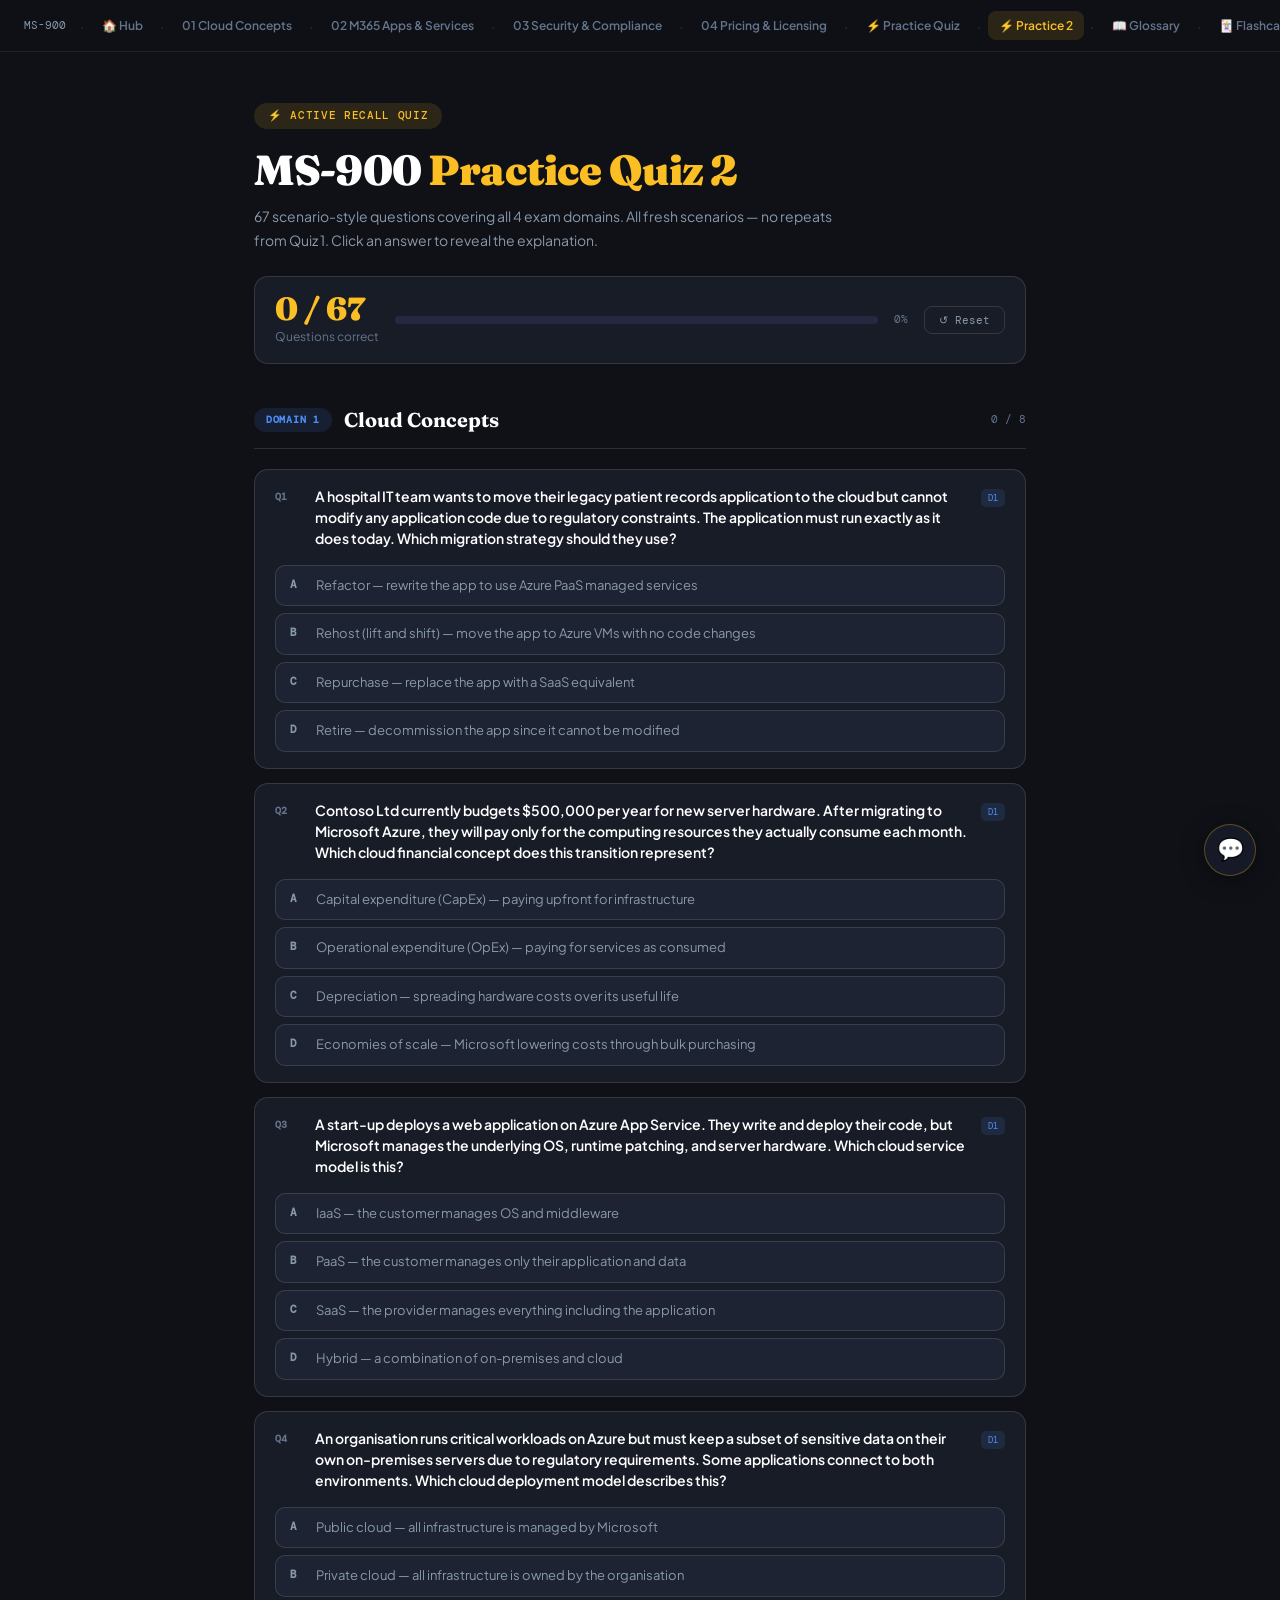
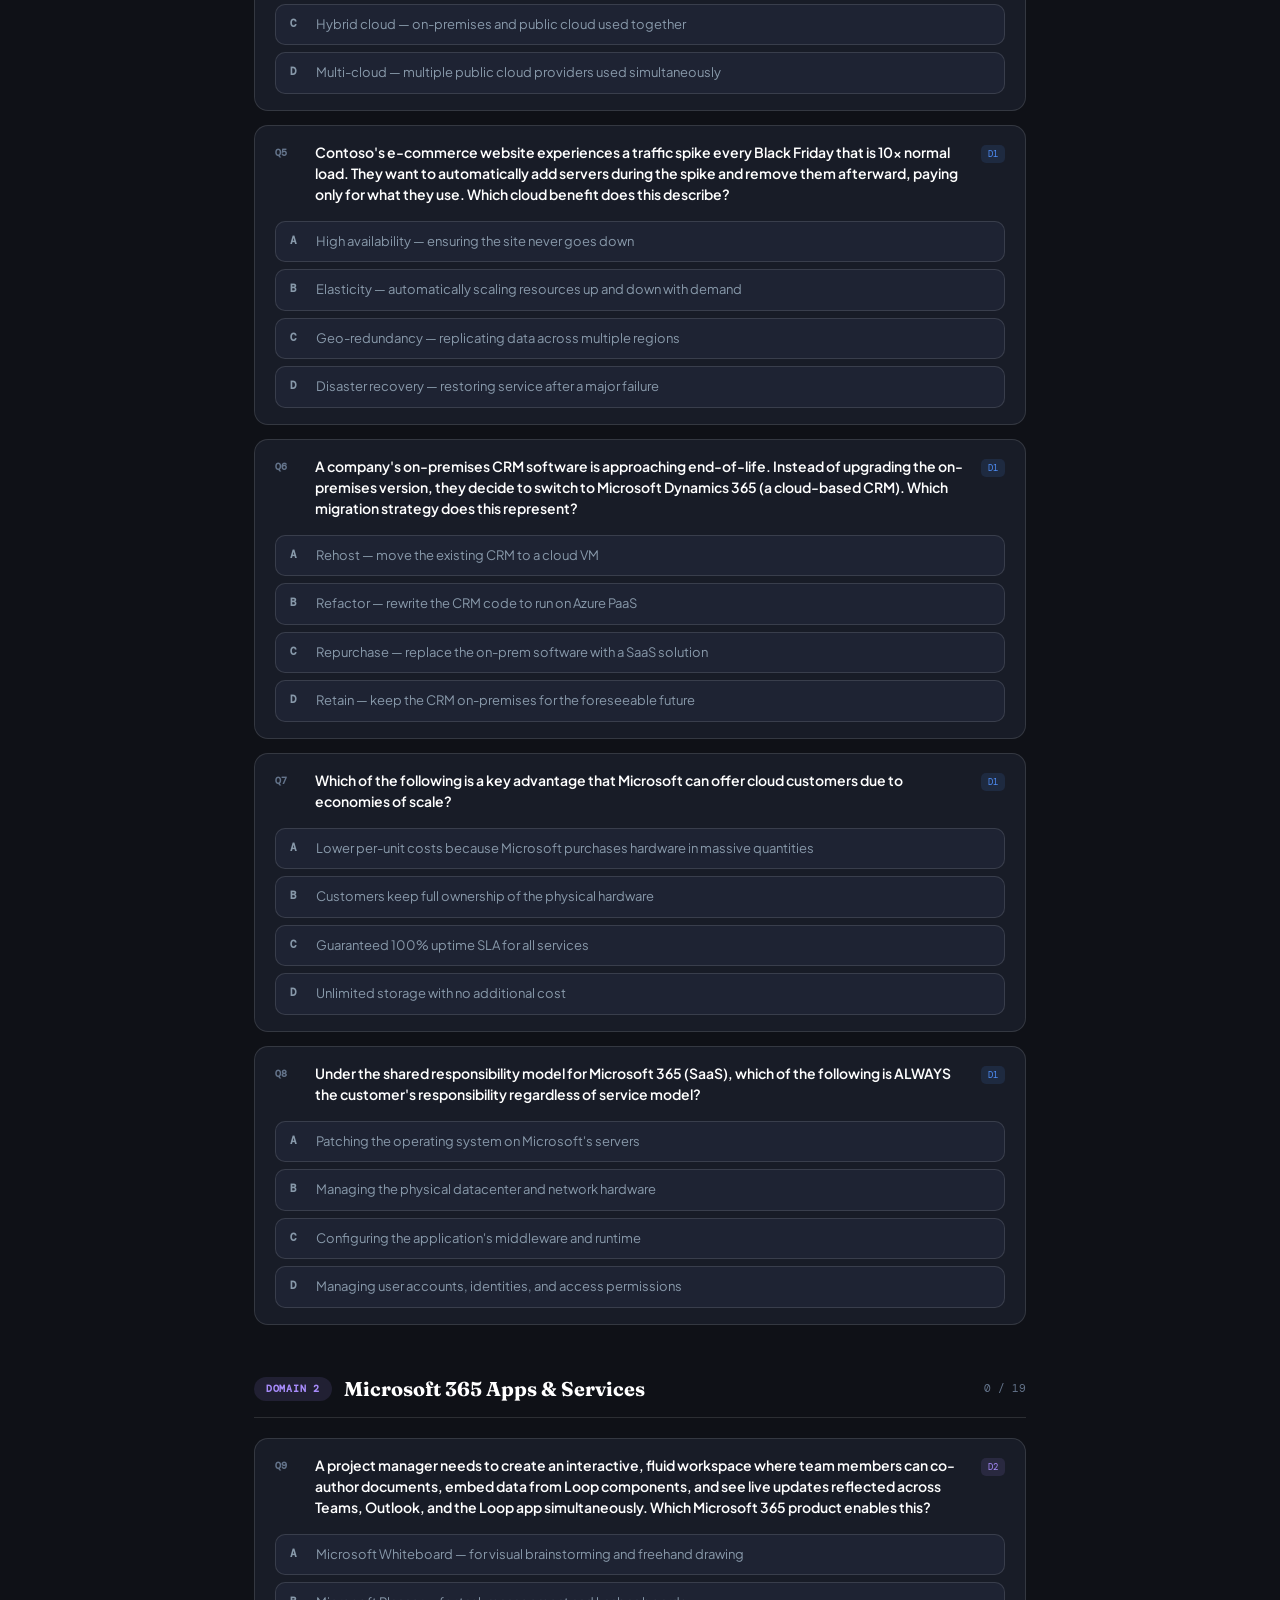
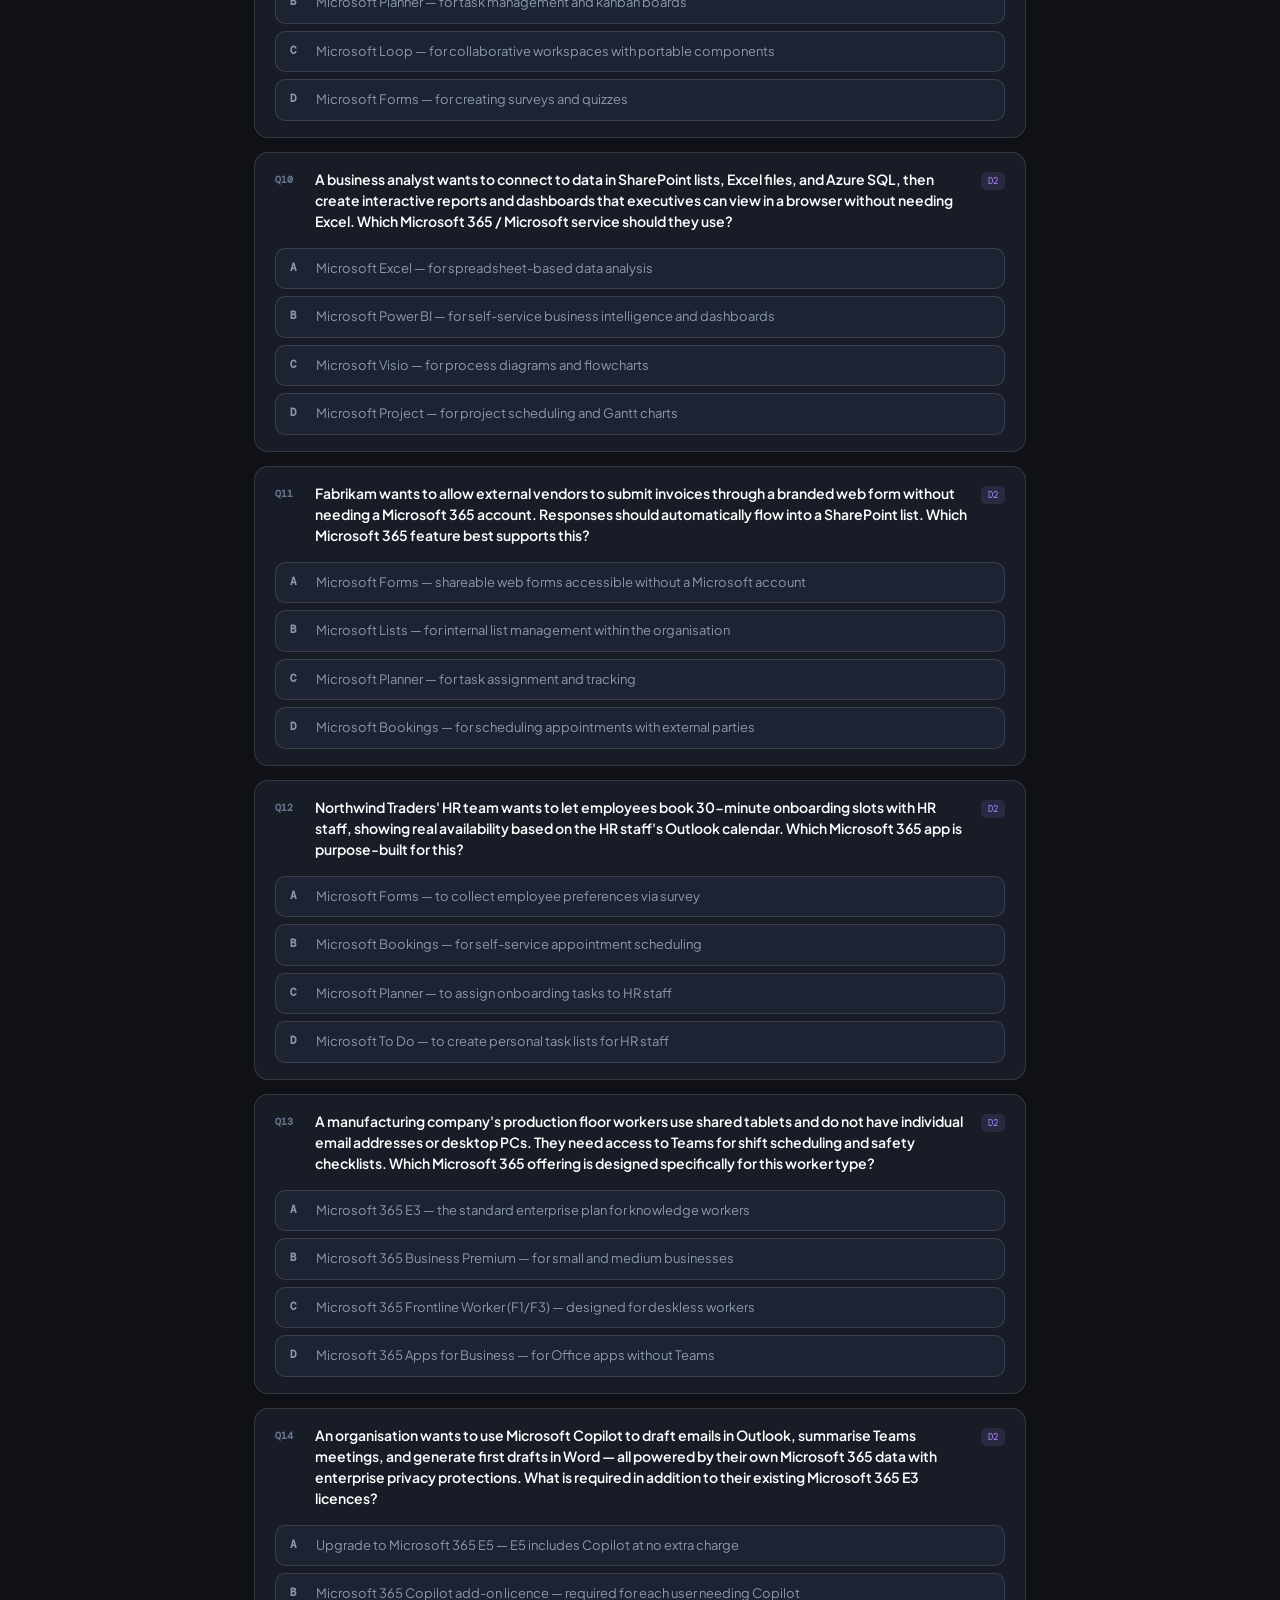
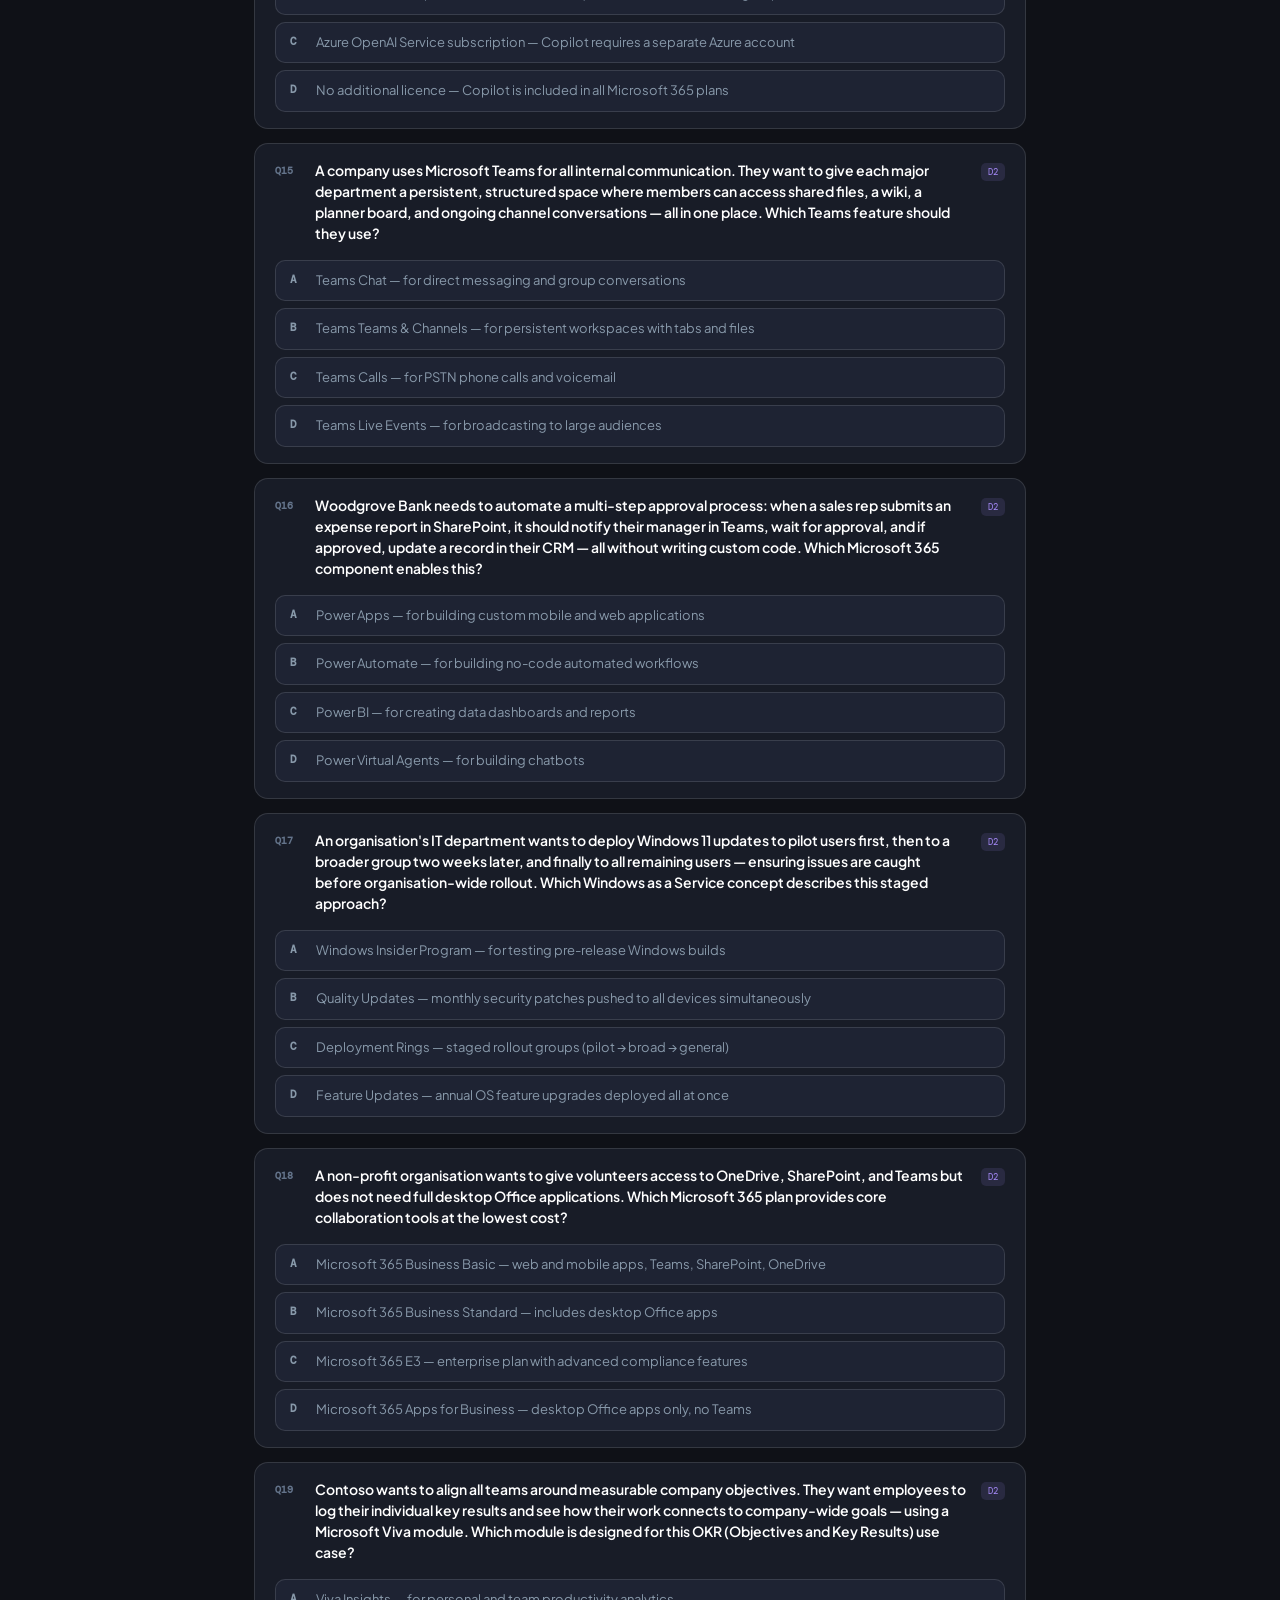
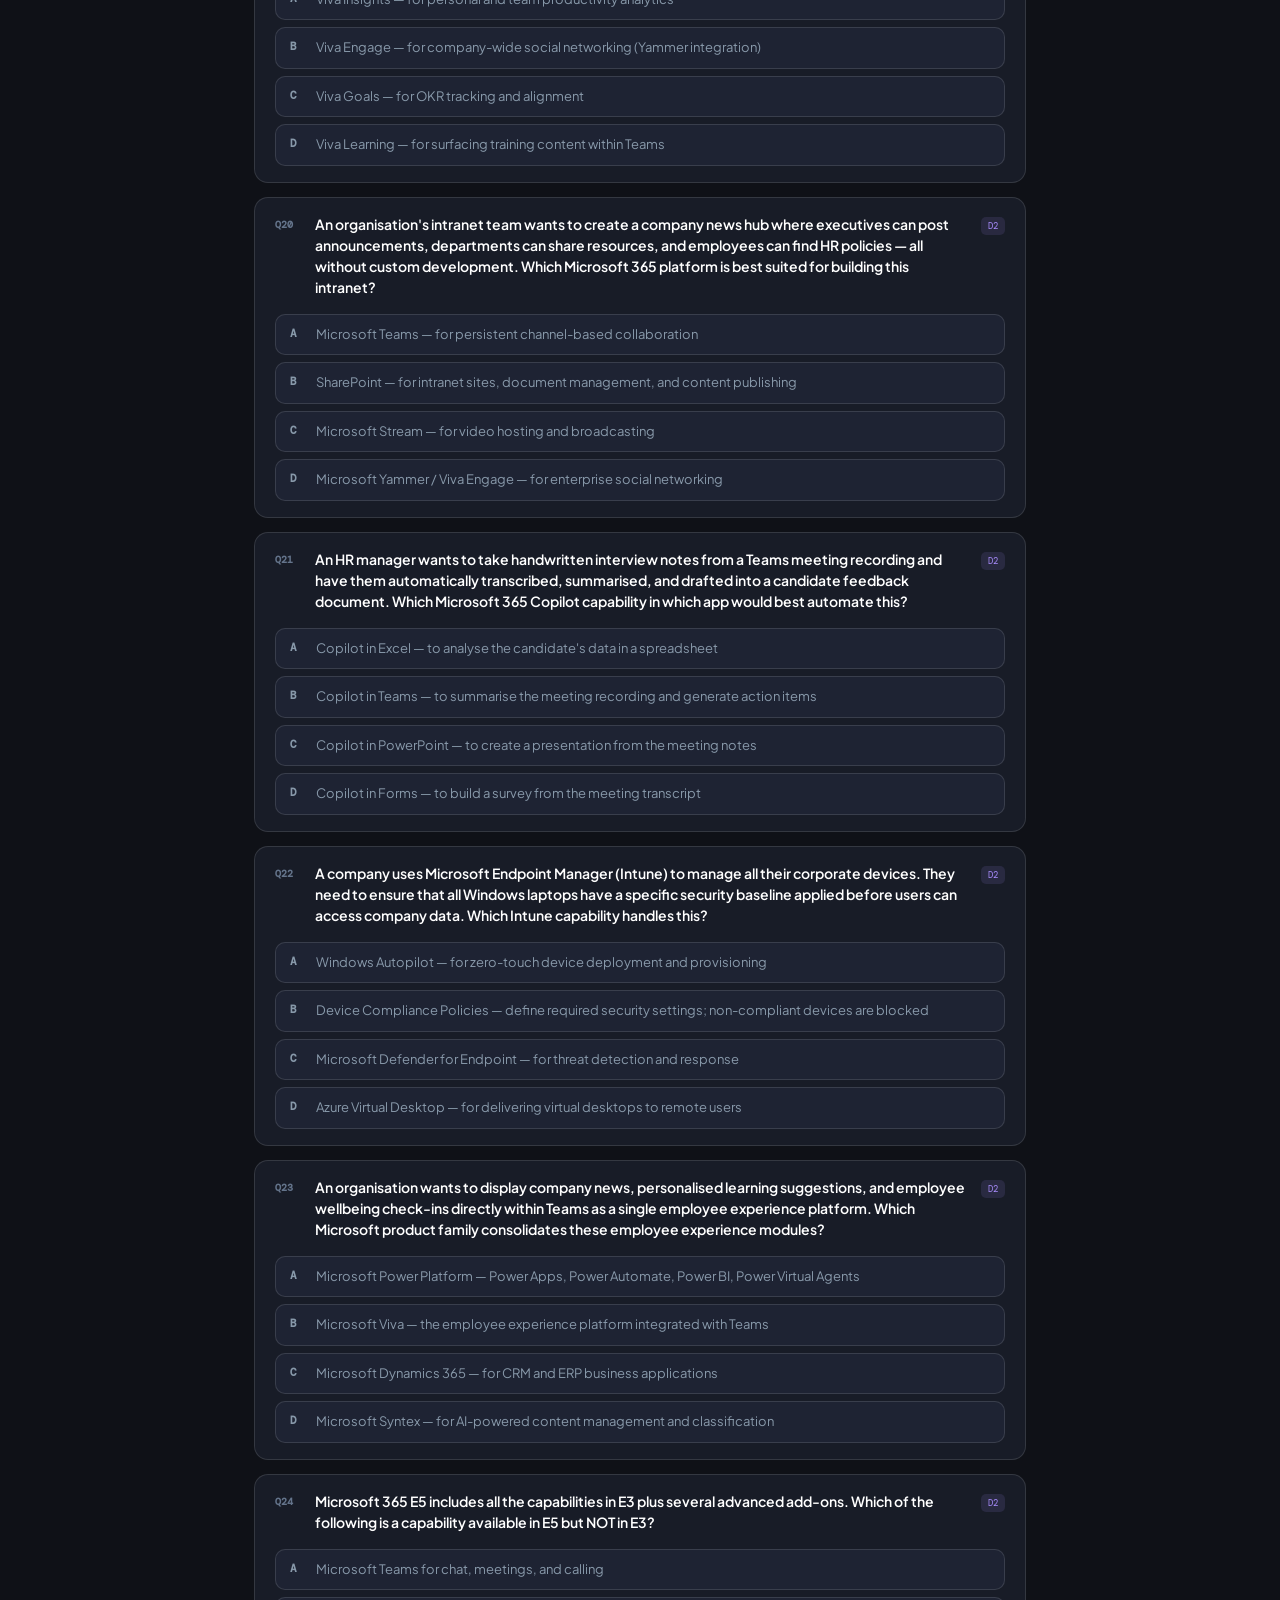
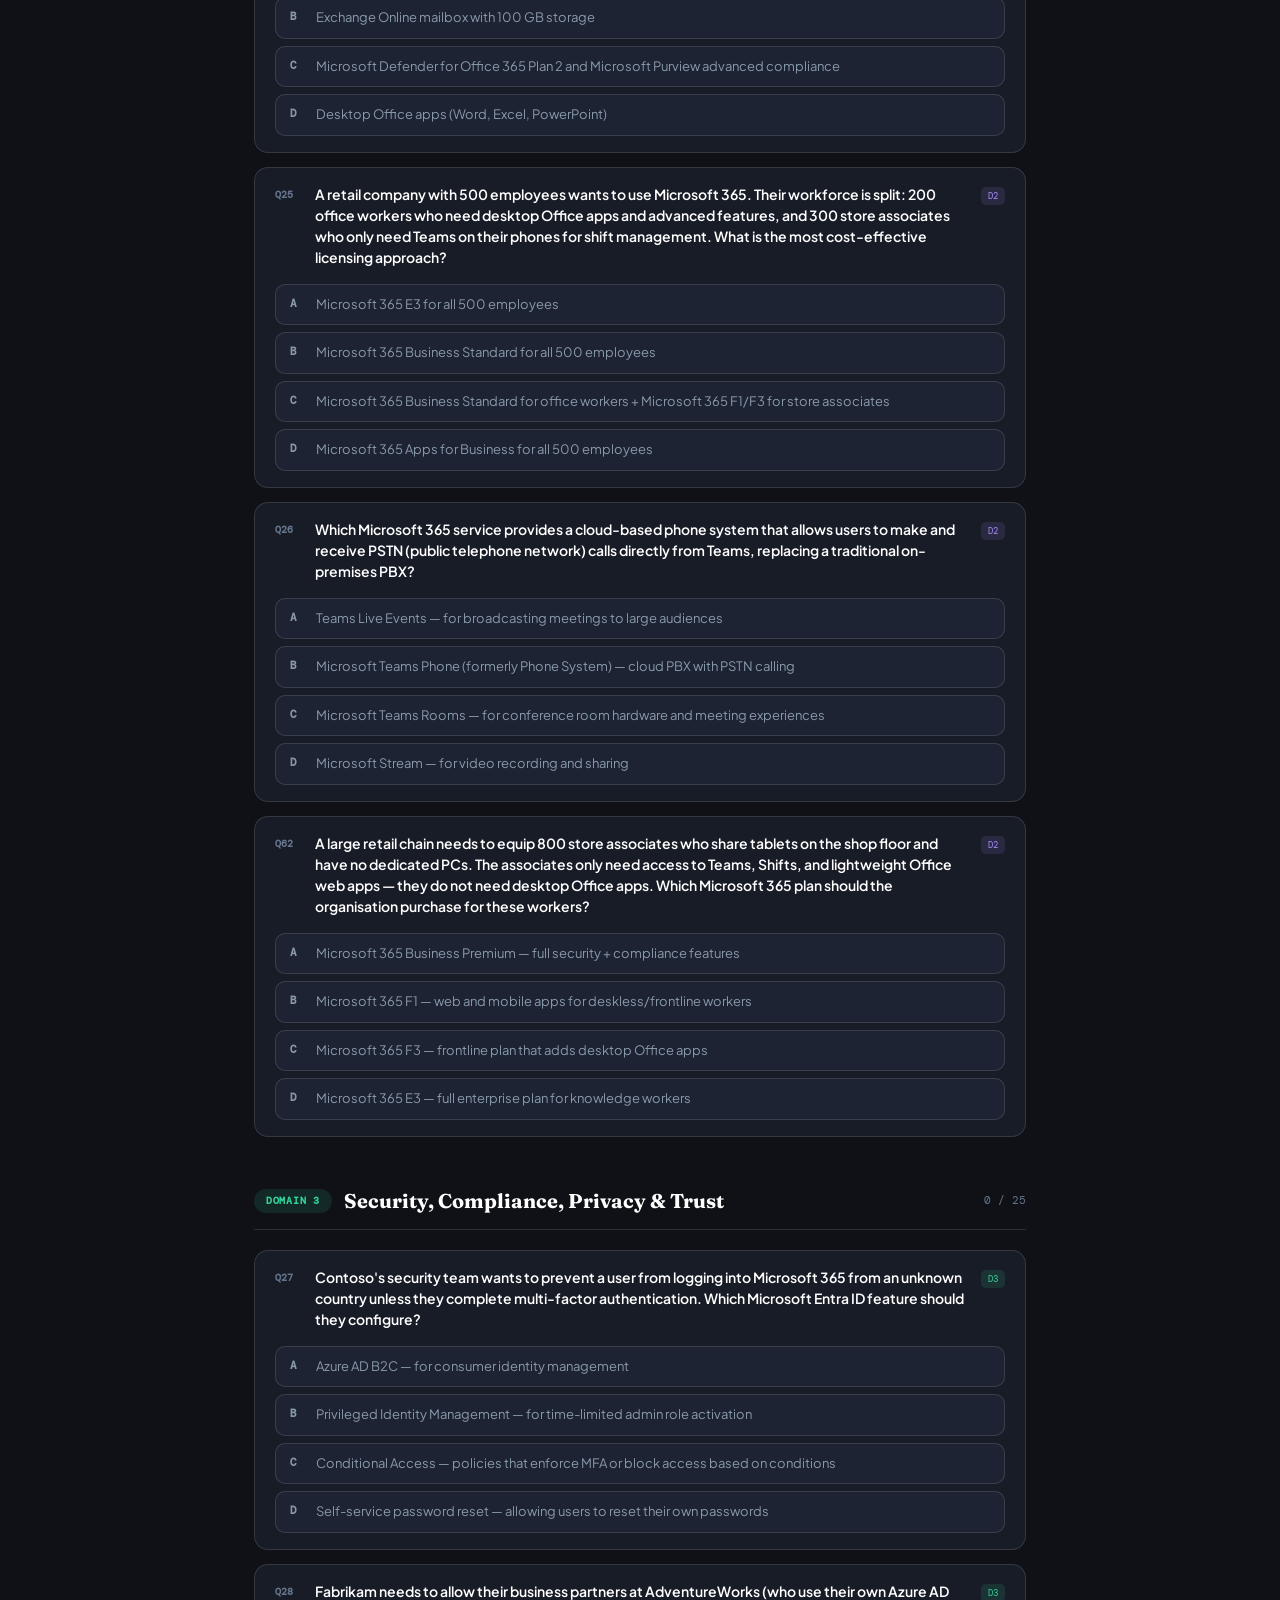
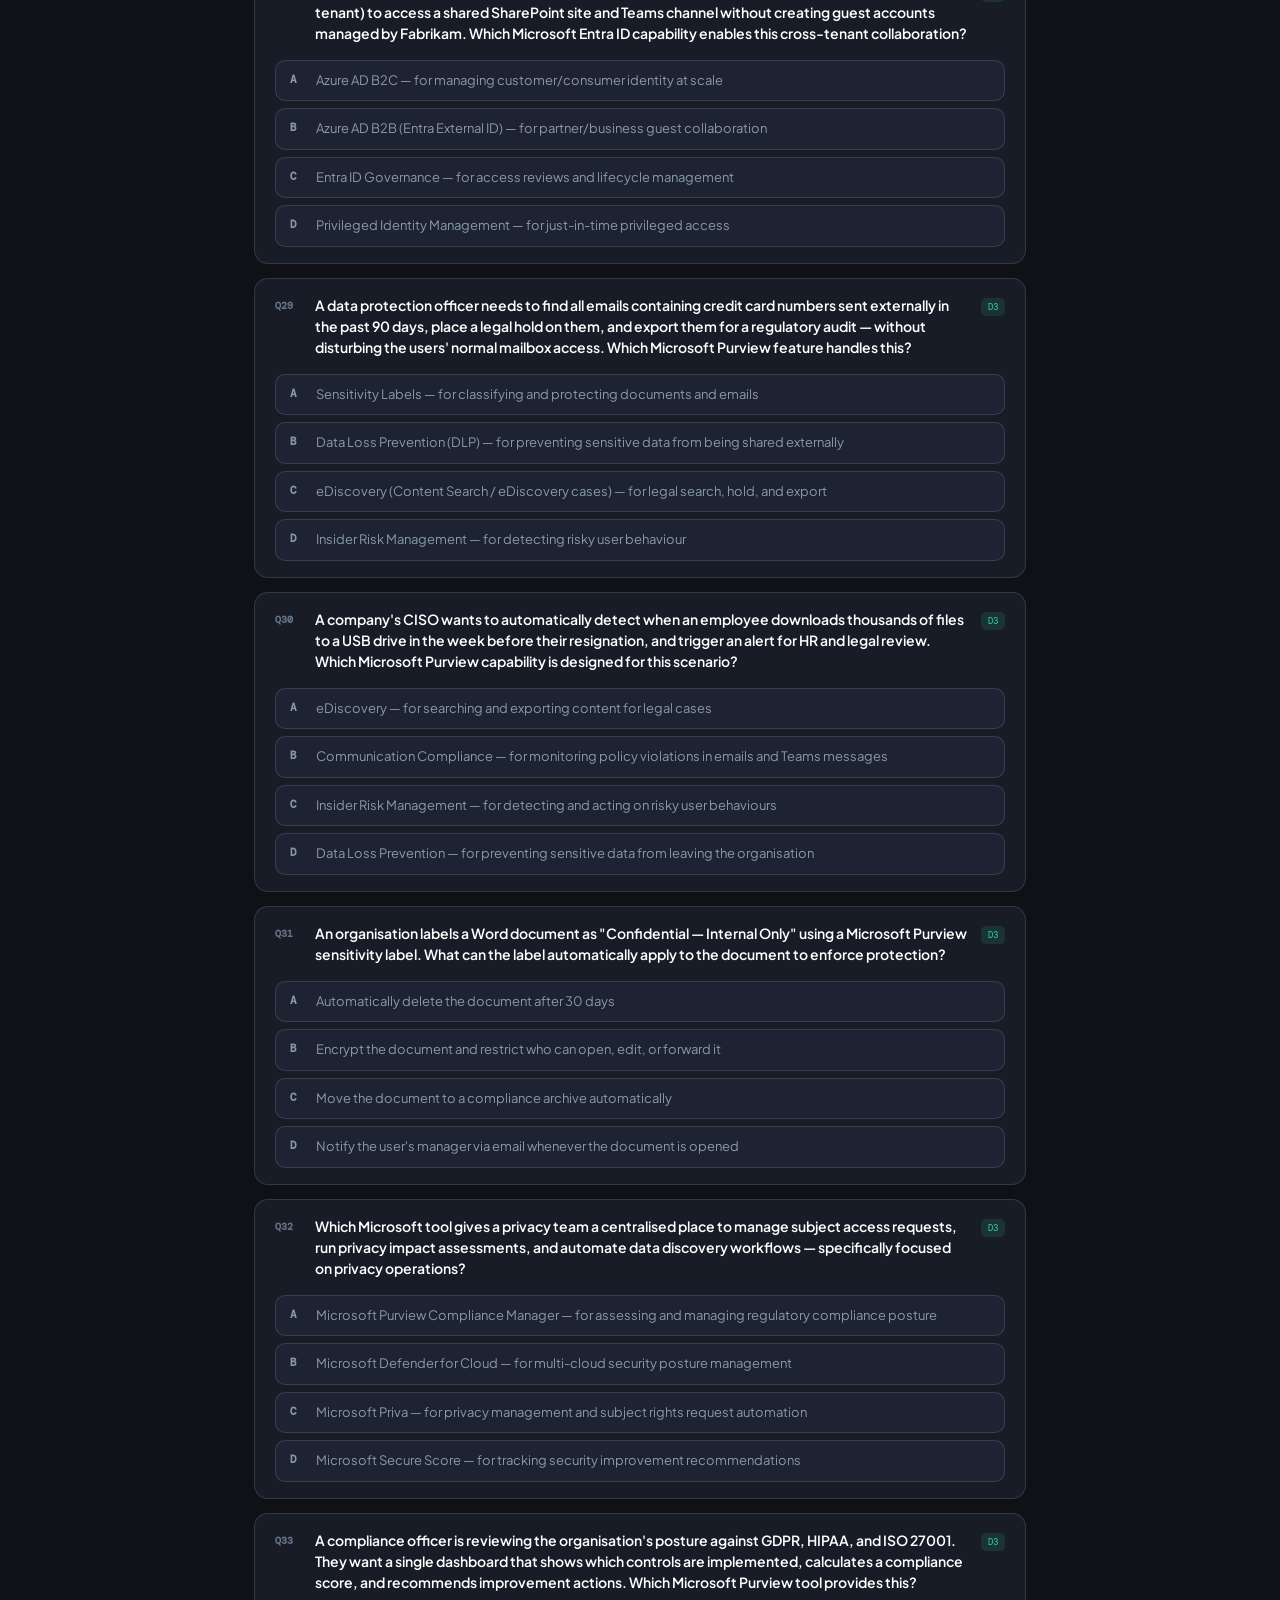
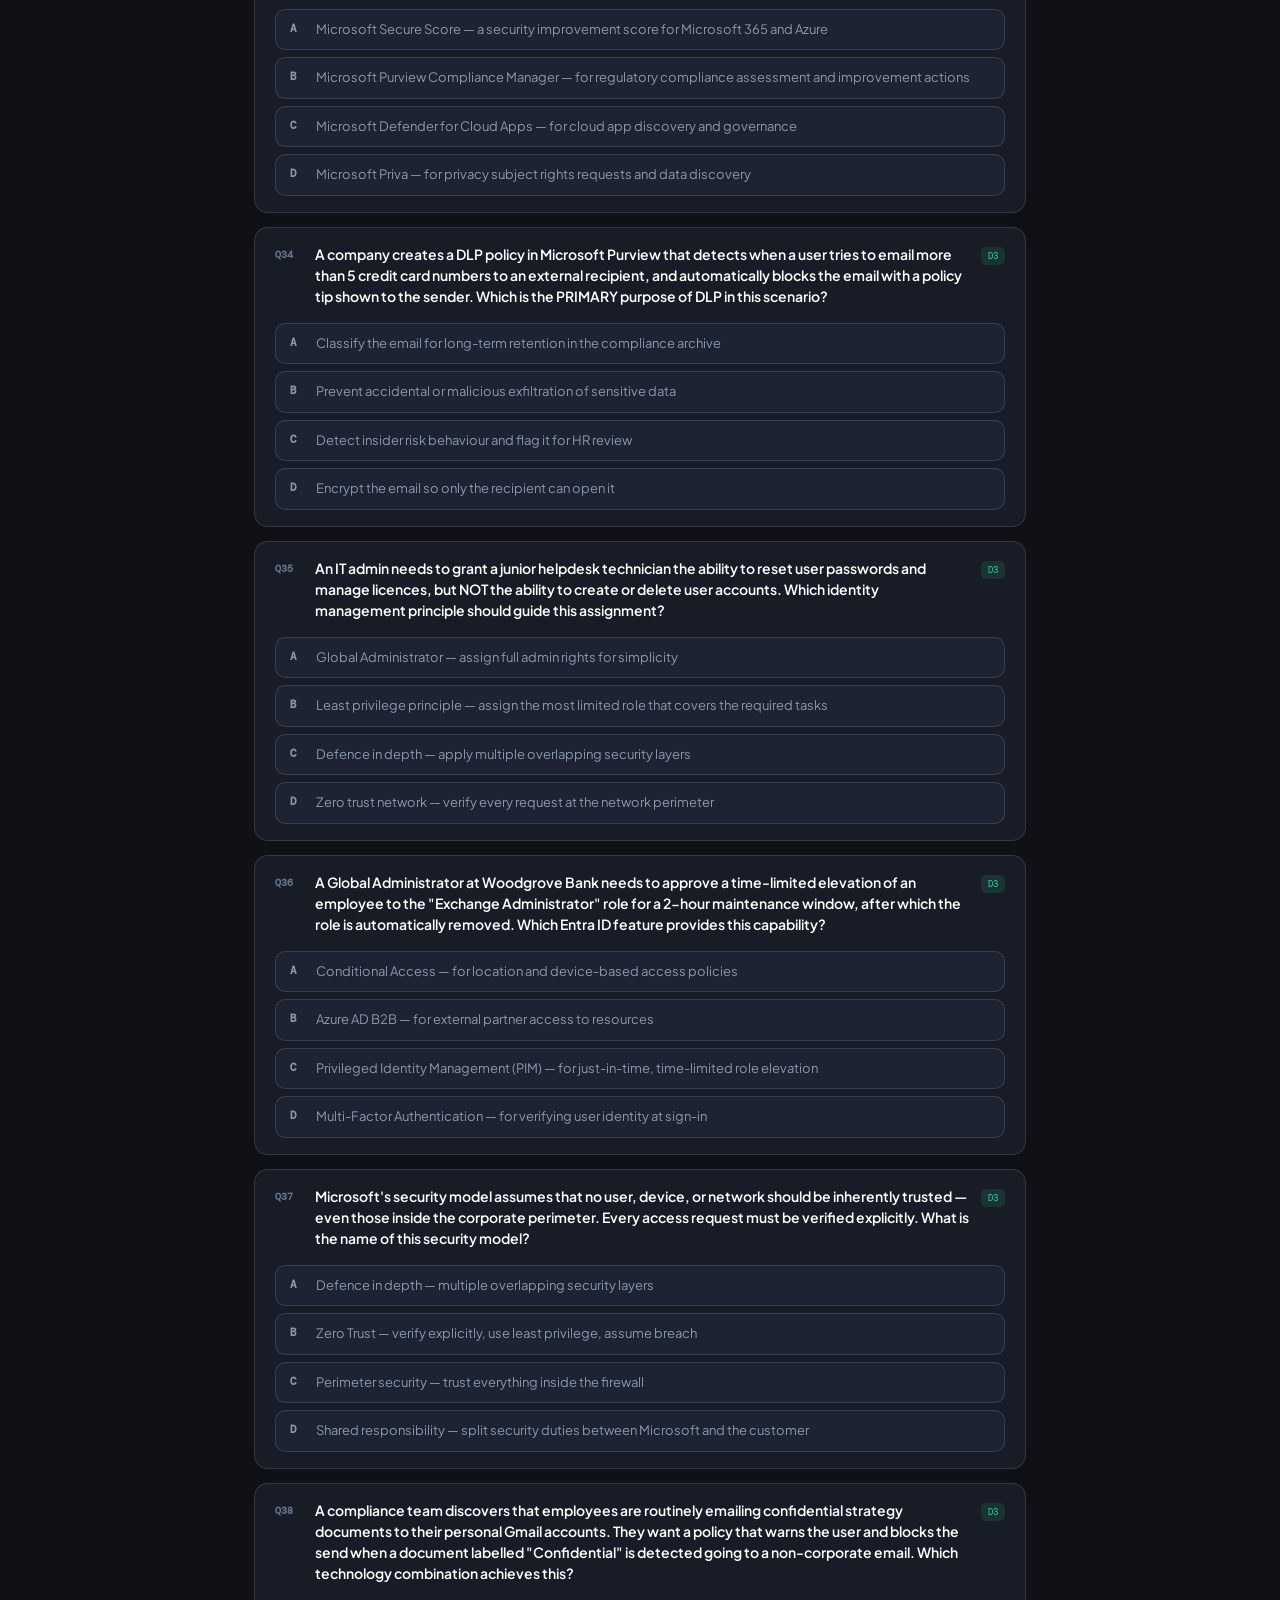
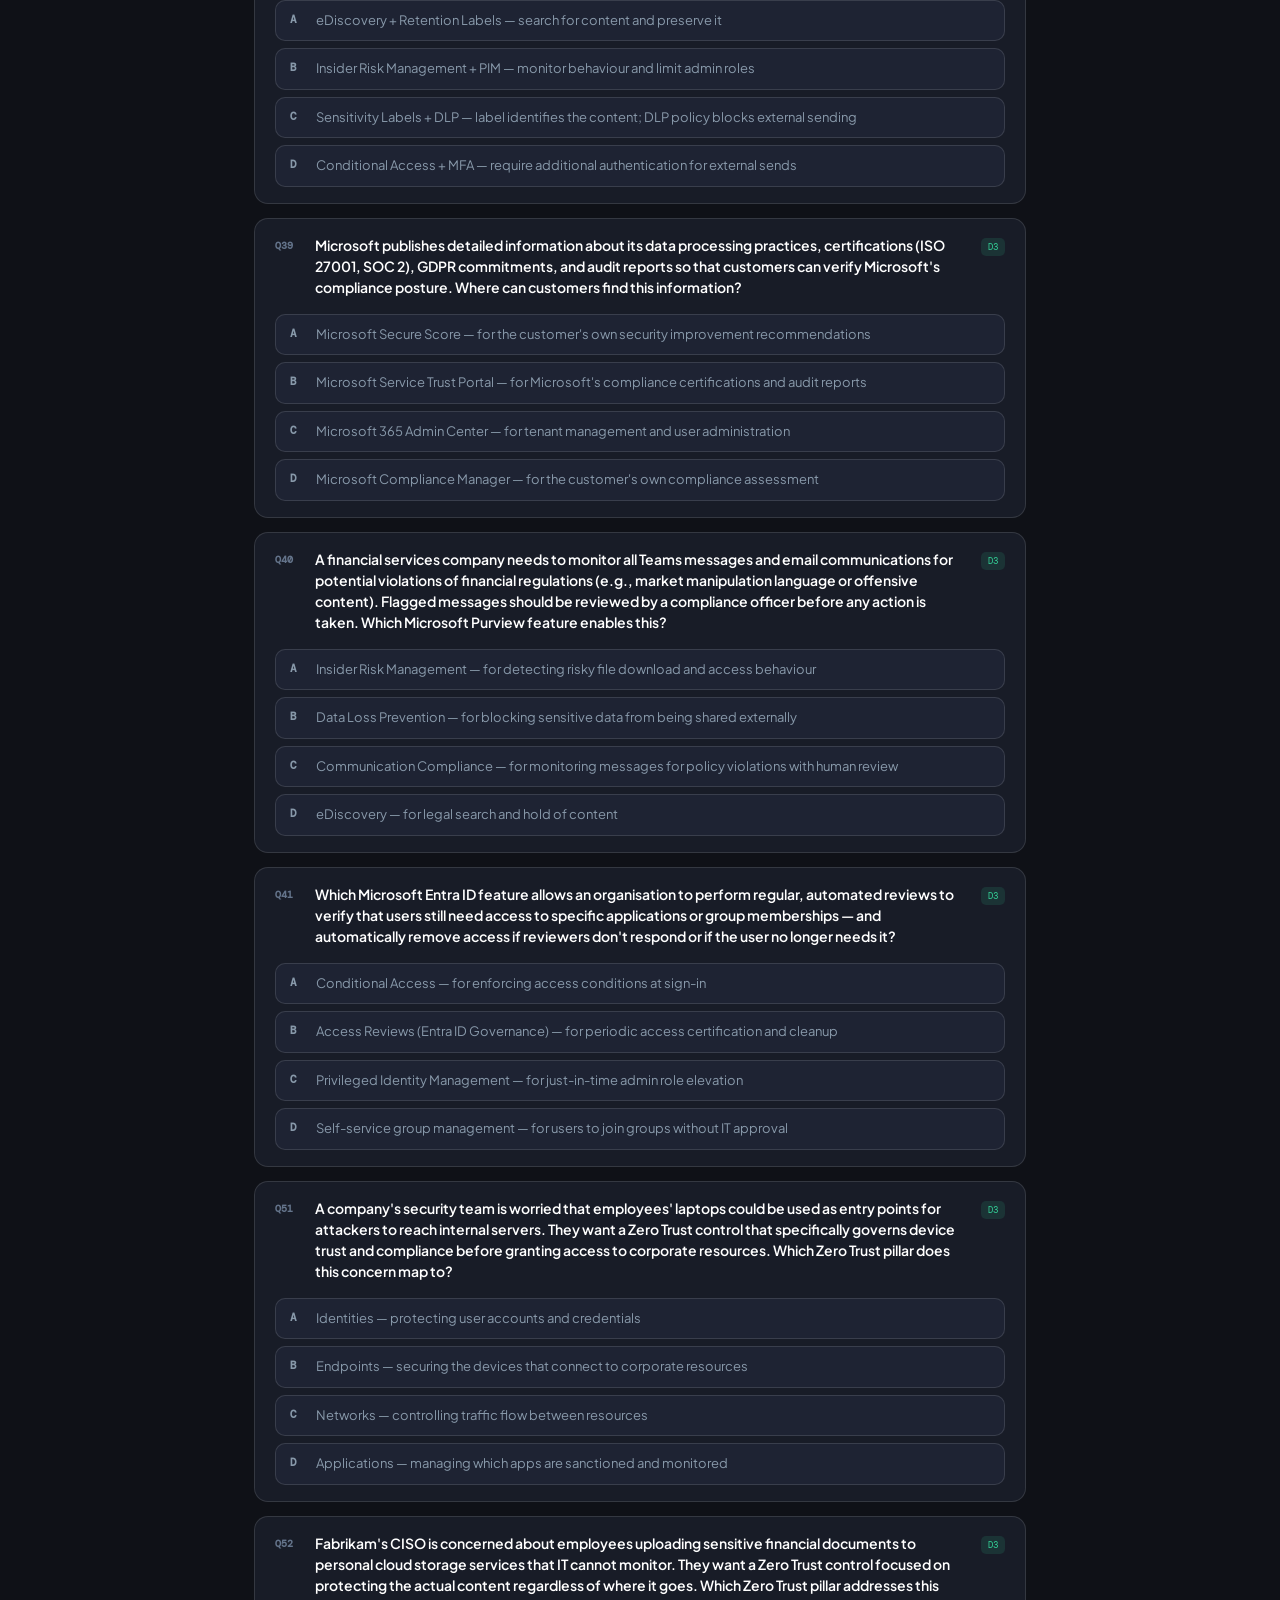
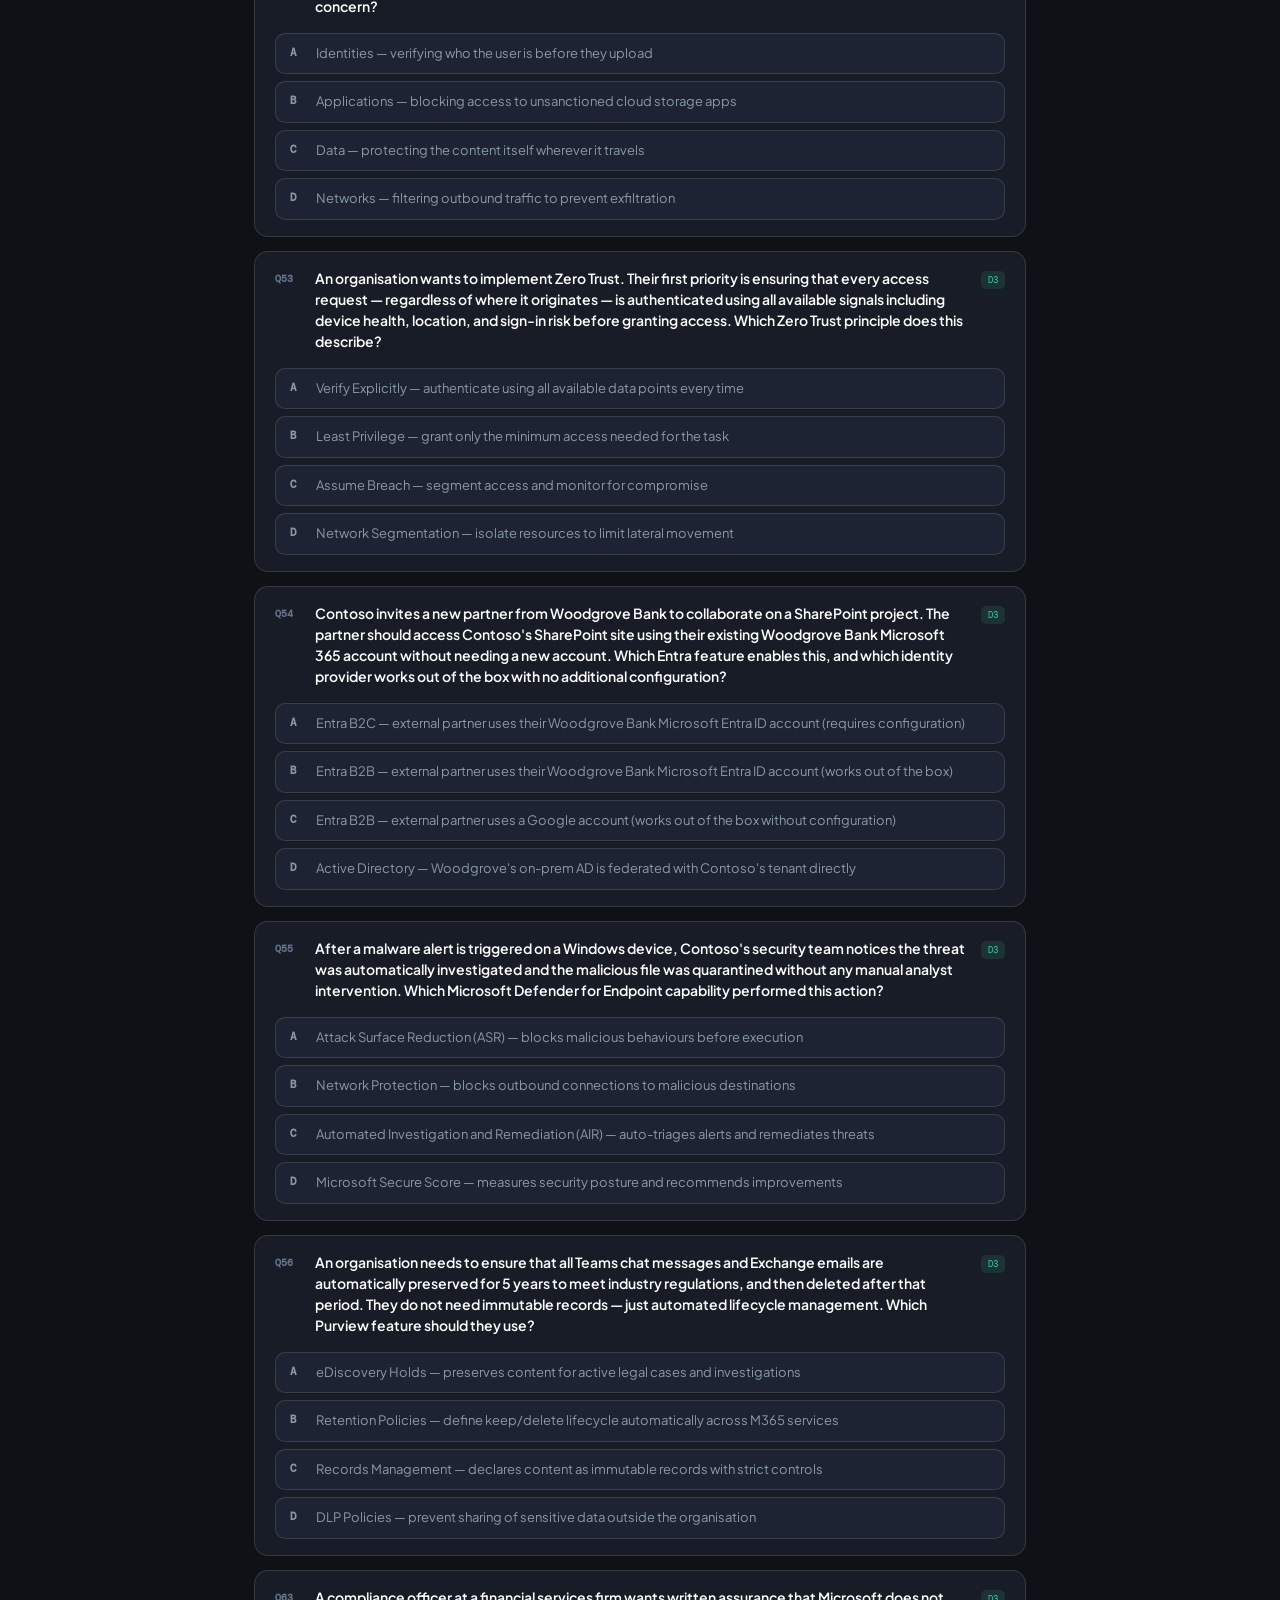
<file: ms900-practice2.html>
<!DOCTYPE html>
<html lang="en">
<head>
<meta charset="UTF-8">
<meta name="viewport" content="width=device-width, initial-scale=1.0">
<title>MS-900 | Practice Quiz 2</title>
<link href="https://fonts.googleapis.com/css2?family=DM+Mono:wght@400;500&family=Fraunces:opsz,wght@9..144,400;9..144,700;9..144,900&family=Plus+Jakarta+Sans:wght@400;500;600;700&display=swap" rel="stylesheet">
<style>
:root{
  --bg:#0f1117;--surface:#181c27;--surface2:#1e2333;--surface3:#242840;
  --border:rgba(255,255,255,.07);--border2:rgba(255,255,255,.12);
  --text:#e2e8f0;--muted:#64748b;--muted2:#8899aa;
  --d1:#4f8ef7;--d1s:rgba(79,142,247,.12);
  --d2:#a78bfa;--d2s:rgba(167,139,250,.12);
  --d3:#34d399;--d3s:rgba(52,211,153,.12);
  --d4:#fb923c;--d4s:rgba(251,146,60,.12);
  --correct:#34d399;--correct-s:rgba(52,211,153,.1);--correct-b:rgba(52,211,153,.25);
  --wrong:#f87171;--wrong-s:rgba(248,113,113,.1);--wrong-b:rgba(248,113,113,.25);
  --amber:#fbbf24;
}
*{box-sizing:border-box;margin:0;padding:0}
html{scroll-behavior:smooth}
body{background:var(--bg);color:var(--text);font-family:'Plus Jakarta Sans',sans-serif;min-height:100vh;line-height:1.6}
.topnav{position:sticky;top:0;z-index:100;background:rgba(15,17,23,.95);backdrop-filter:blur(12px);border-bottom:1px solid var(--border);padding:0 24px;display:flex;align-items:center;gap:4px;height:52px;overflow-x:auto}
.topnav a{text-decoration:none;white-space:nowrap;font-size:12px;font-weight:600;padding:5px 11px;border-radius:8px;transition:all .2s;color:var(--muted)}
.topnav a:hover{background:var(--surface2);color:var(--text)}
.topnav a.active{background:rgba(251,191,36,.12);color:var(--amber)}
.topnav .brand{font-family:'DM Mono',monospace;font-size:11px;color:var(--muted2);margin-right:8px;flex-shrink:0}
.topnav .sep{color:var(--border2);margin:0 2px}
.nav-done{color:#34d399;font-size:10px;font-weight:700}
.nav-started{color:#fbbf24;font-size:10px}
.page{max-width:820px;margin:0 auto;padding:48px 24px 96px}
.quiz-pill{display:inline-flex;align-items:center;gap:6px;padding:4px 14px;border-radius:999px;font-family:'DM Mono',monospace;font-size:11px;font-weight:500;letter-spacing:.06em;text-transform:uppercase;background:rgba(251,191,36,.12);color:var(--amber);margin-bottom:18px}
h1{font-family:'Fraunces',serif;font-size:clamp(26px,5vw,42px);font-weight:900;line-height:1.1;letter-spacing:-.02em;color:#fff;margin-bottom:12px}
h1 em{font-style:normal;color:var(--amber)}
.hero-sub{color:var(--muted2);font-size:14px;max-width:580px;line-height:1.7;margin-bottom:24px}
.score-bar{background:var(--surface);border:1px solid var(--border2);border-radius:14px;padding:16px 20px;display:flex;align-items:center;gap:16px;margin-bottom:40px;flex-wrap:wrap}
.score-display{font-family:'Fraunces',serif;font-size:32px;font-weight:900;color:var(--amber);line-height:1}
.score-label{font-size:12px;color:var(--muted);margin-top:2px}
.score-track{flex:1;min-width:120px;height:8px;background:var(--surface3);border-radius:999px;overflow:hidden}
.score-fill{height:100%;border-radius:999px;background:var(--amber);transition:width .5s ease;width:0%}
.score-meta{font-family:'DM Mono',monospace;font-size:11px;color:var(--muted);margin-left:auto}
.btn-reset{font-family:'DM Mono',monospace;font-size:11px;padding:6px 14px;border-radius:8px;border:1px solid var(--border2);background:transparent;color:var(--muted2);cursor:pointer;transition:all .2s}
.btn-reset:hover{background:var(--surface2);color:#fff}
.domain-section{margin-bottom:48px}
.domain-heading{display:flex;align-items:center;gap:12px;margin-bottom:20px;padding-bottom:12px;border-bottom:1px solid var(--border2)}
.d-chip{padding:4px 12px;border-radius:999px;font-family:'DM Mono',monospace;font-size:10px;font-weight:600;text-transform:uppercase;letter-spacing:.07em}
.d1-chip{background:var(--d1s);color:var(--d1)}
.d2-chip{background:var(--d2s);color:var(--d2)}
.d3-chip{background:var(--d3s);color:var(--d3)}
.d4-chip{background:var(--d4s);color:var(--d4)}
.domain-heading h2{font-family:'Fraunces',serif;font-size:20px;font-weight:700;color:#fff}
.domain-score{margin-left:auto;font-family:'DM Mono',monospace;font-size:11px;color:var(--muted)}
.q-card{background:var(--surface);border:1px solid var(--border2);border-radius:14px;margin-bottom:14px;overflow:hidden;transition:border-color .2s}
.q-card.answered-correct{border-color:var(--correct-b)}
.q-card.answered-wrong{border-color:var(--wrong-b)}
.q-header{padding:16px 20px;display:flex;align-items:flex-start;gap:12px}
.q-num{font-family:'DM Mono',monospace;font-size:10px;font-weight:600;color:var(--muted);flex-shrink:0;padding-top:3px;min-width:28px}
.q-text{font-size:14px;font-weight:600;color:#fff;line-height:1.5;flex:1}
.q-domain-tag{font-family:'DM Mono',monospace;font-size:9px;padding:2px 7px;border-radius:5px;flex-shrink:0;align-self:flex-start;margin-top:3px}
.q-options{padding:0 20px 16px 20px;display:flex;flex-direction:column;gap:7px}
.q-option{display:flex;align-items:flex-start;gap:10px;padding:10px 14px;border-radius:10px;border:1px solid var(--border2);background:var(--surface2);cursor:pointer;transition:all .2s;text-align:left;width:100%;font-family:'Plus Jakarta Sans',sans-serif}
.q-option:hover:not(:disabled){border-color:var(--border);background:var(--surface3);color:#fff}
.q-option:disabled{cursor:default}
.opt-letter{font-family:'DM Mono',monospace;font-size:11px;font-weight:600;color:var(--muted2);flex-shrink:0;width:16px;padding-top:1px}
.opt-text{font-size:13px;color:var(--muted2);line-height:1.5;flex:1}
.q-option.correct{background:var(--correct-s);border-color:var(--correct-b)}
.q-option.correct .opt-letter,.q-option.correct .opt-text{color:var(--correct)}
.q-option.wrong{background:var(--wrong-s);border-color:var(--wrong-b)}
.q-option.wrong .opt-letter,.q-option.wrong .opt-text{color:var(--wrong)}
.q-option.reveal-correct{background:var(--correct-s);border-color:var(--correct-b);opacity:.7}
.q-option.reveal-correct .opt-letter,.q-option.reveal-correct .opt-text{color:var(--correct)}
.q-explanation{display:none;margin:0 20px 16px;padding:12px 15px;border-radius:10px;font-size:13px;line-height:1.6;border:1px solid}
.q-explanation.show{display:block}
.q-explanation.exp-correct{background:var(--correct-s);border-color:var(--correct-b);color:var(--correct)}
.q-explanation.exp-wrong{background:var(--wrong-s);border-color:var(--wrong-b);color:var(--wrong)}
.exp-label{font-family:'DM Mono',monospace;font-size:10px;font-weight:600;text-transform:uppercase;letter-spacing:.07em;margin-bottom:5px}
.exp-body{color:var(--text);font-size:13px;line-height:1.6}
.q-status{width:20px;height:20px;border-radius:50%;flex-shrink:0;display:flex;align-items:center;justify-content:center;font-size:11px;font-weight:700;margin-top:2px}
.status-correct{background:var(--correct-b);color:var(--correct)}
.status-wrong{background:var(--wrong-b);color:var(--wrong)}
.complete-banner{background:linear-gradient(135deg,rgba(251,191,36,.1),rgba(251,146,60,.1));border:1px solid rgba(251,191,36,.3);border-radius:16px;padding:28px 24px;text-align:center;margin-top:48px}
.complete-banner h3{font-family:'Fraunces',serif;font-size:24px;font-weight:900;color:#fff;margin-bottom:8px}
.complete-banner p{color:var(--muted2);font-size:14px;margin-bottom:16px}
.complete-banner a{display:inline-block;padding:10px 22px;border-radius:10px;background:var(--amber);color:#000;font-weight:700;font-size:13px;text-decoration:none;transition:opacity .2s}
.complete-banner a:hover{opacity:.85}
</style>
</head>
<body>

<nav class="topnav">
  <span class="brand">MS-900</span>
  <span class="sep">·</span>
  <a href="index.html">🏠 Hub</a>
  <span class="sep">·</span>
  <a href="ms900-domain1.html" id="nav-d1">01 Cloud Concepts</a>
  <span class="sep">·</span>
  <a href="ms900-domain2.html" id="nav-d2">02 M365 Apps &amp; Services</a>
  <span class="sep">·</span>
  <a href="ms900-domain3.html" id="nav-d3">03 Security &amp; Compliance</a>
  <span class="sep">·</span>
  <a href="ms900-domain4.html" id="nav-d4">04 Pricing &amp; Licensing</a>
  <span class="sep">·</span>
  <a href="ms900-practice.html">⚡ Practice Quiz</a>
  <span class="sep">·</span>
  <a href="ms900-practice2.html" class="active">⚡ Practice 2</a>
  <span class="sep">·</span>
  <a href="ms900-glossary.html">📖 Glossary</a>
  <span class="sep">·</span>
  <a href="ms900-flashcards.html">🃏 Flashcards</a>
</nav>

<main class="page">

  <div class="quiz-pill">⚡ Active Recall Quiz</div>
  <h1>MS-900 <em>Practice Quiz 2</em></h1>
  <p class="hero-sub">67 scenario-style questions covering all 4 exam domains. All fresh scenarios — no repeats from Quiz 1. Click an answer to reveal the explanation.</p>

  <div class="score-bar">
    <div>
      <div class="score-display" id="score-display">0 / 67</div>
      <div class="score-label">Questions correct</div>
    </div>
    <div class="score-track">
      <div class="score-fill" id="score-fill"></div>
    </div>
    <div class="score-meta" id="score-pct">0%</div>
    <button class="btn-reset" onclick="resetAll()">↺ Reset</button>
  </div>

  <!-- DOMAIN 1: Cloud Concepts (8 questions) -->
  <div class="domain-section" id="section-d1">
    <div class="domain-heading">
      <div class="d-chip d1-chip">Domain 1</div>
      <h2>Cloud Concepts</h2>
      <div class="domain-score" id="dscore-1">0 / 8</div>
    </div>

    <!-- P2-Q1 -->
    <div class="q-card" id="p2q1">
      <div class="q-header">
        <div class="q-num">Q1</div>
        <div class="q-text">A hospital IT team wants to move their legacy patient records application to the cloud but cannot modify any application code due to regulatory constraints. The application must run exactly as it does today. Which migration strategy should they use?</div>
        <div class="q-domain-tag d1-chip">D1</div>
      </div>
      <div class="q-options">
        <button class="q-option" onclick="answer(this,'p2q1','A','B')"><span class="opt-letter">A</span><span class="opt-text">Refactor — rewrite the app to use Azure PaaS managed services</span></button>
        <button class="q-option" onclick="answer(this,'p2q1','B','B')"><span class="opt-letter">B</span><span class="opt-text">Rehost (lift and shift) — move the app to Azure VMs with no code changes</span></button>
        <button class="q-option" onclick="answer(this,'p2q1','C','B')"><span class="opt-letter">C</span><span class="opt-text">Repurchase — replace the app with a SaaS equivalent</span></button>
        <button class="q-option" onclick="answer(this,'p2q1','D','B')"><span class="opt-letter">D</span><span class="opt-text">Retire — decommission the app since it cannot be modified</span></button>
      </div>
      <div class="q-explanation" id="exp-p2q1">
        <div class="exp-label"></div>
        <div class="exp-body"><strong>Rehost (lift and shift)</strong> moves an application to cloud VMs (IaaS) with zero code changes — exactly what is needed when modification is not possible. Refactor requires code changes. Repurchase replaces the app with SaaS (e.g. M365). Retire means shutting the app down. When the exam says "no code changes" → always think IaaS rehost.</div>
      </div>
    </div>

    <!-- P2-Q2 -->
    <div class="q-card" id="p2q2">
      <div class="q-header">
        <div class="q-num">Q2</div>
        <div class="q-text">Contoso Ltd currently budgets $500,000 per year for new server hardware. After migrating to Microsoft Azure, they will pay only for the computing resources they actually consume each month. Which cloud financial concept does this transition represent?</div>
        <div class="q-domain-tag d1-chip">D1</div>
      </div>
      <div class="q-options">
        <button class="q-option" onclick="answer(this,'p2q2','A','B')"><span class="opt-letter">A</span><span class="opt-text">Capital expenditure (CapEx) — paying upfront for infrastructure</span></button>
        <button class="q-option" onclick="answer(this,'p2q2','B','B')"><span class="opt-letter">B</span><span class="opt-text">Operational expenditure (OpEx) — paying for services as consumed</span></button>
        <button class="q-option" onclick="answer(this,'p2q2','C','B')"><span class="opt-letter">C</span><span class="opt-text">Depreciation — spreading hardware costs over its useful life</span></button>
        <button class="q-option" onclick="answer(this,'p2q2','D','B')"><span class="opt-letter">D</span><span class="opt-text">Economies of scale — Microsoft lowering costs through bulk purchasing</span></button>
      </div>
      <div class="q-explanation" id="exp-p2q2">
        <div class="exp-label"></div>
        <div class="exp-body">Cloud shifts spending from <strong>CapEx</strong> (large upfront hardware investment) to <strong>OpEx</strong> (pay-as-you-go monthly consumption). CapEx = buy servers. OpEx = rent compute. Economies of scale is a real cloud benefit (Microsoft passes savings to customers) but describes the mechanism behind lower costs, not the spending model shift itself.</div>
      </div>
    </div>

    <!-- P2-Q3 -->
    <div class="q-card" id="p2q3">
      <div class="q-header">
        <div class="q-num">Q3</div>
        <div class="q-text">A start-up deploys a web application on Azure App Service. They write and deploy their code, but Microsoft manages the underlying OS, runtime patching, and server hardware. Which cloud service model is this?</div>
        <div class="q-domain-tag d1-chip">D1</div>
      </div>
      <div class="q-options">
        <button class="q-option" onclick="answer(this,'p2q3','A','B')"><span class="opt-letter">A</span><span class="opt-text">IaaS — the customer manages OS and middleware</span></button>
        <button class="q-option" onclick="answer(this,'p2q3','B','B')"><span class="opt-letter">B</span><span class="opt-text">PaaS — the customer manages only their application and data</span></button>
        <button class="q-option" onclick="answer(this,'p2q3','C','B')"><span class="opt-letter">C</span><span class="opt-text">SaaS — the provider manages everything including the application</span></button>
        <button class="q-option" onclick="answer(this,'p2q3','D','B')"><span class="opt-letter">D</span><span class="opt-text">Hybrid — a combination of on-premises and cloud</span></button>
      </div>
      <div class="q-explanation" id="exp-p2q3">
        <div class="exp-label"></div>
        <div class="exp-body"><strong>PaaS (Platform as a Service)</strong> — customers bring their own application code; the provider (Microsoft) handles OS, runtime, patching, and hardware. Azure App Service, Azure SQL Database, and Azure Functions are all PaaS examples. IaaS gives OS access to the customer. SaaS means the provider manages the entire application (e.g., Teams, Outlook.com).</div>
      </div>
    </div>

    <!-- P2-Q4 -->
    <div class="q-card" id="p2q4">
      <div class="q-header">
        <div class="q-num">Q4</div>
        <div class="q-text">An organisation runs critical workloads on Azure but must keep a subset of sensitive data on their own on-premises servers due to regulatory requirements. Some applications connect to both environments. Which cloud deployment model describes this?</div>
        <div class="q-domain-tag d1-chip">D1</div>
      </div>
      <div class="q-options">
        <button class="q-option" onclick="answer(this,'p2q4','A','C')"><span class="opt-letter">A</span><span class="opt-text">Public cloud — all infrastructure is managed by Microsoft</span></button>
        <button class="q-option" onclick="answer(this,'p2q4','B','C')"><span class="opt-letter">B</span><span class="opt-text">Private cloud — all infrastructure is owned by the organisation</span></button>
        <button class="q-option" onclick="answer(this,'p2q4','C','C')"><span class="opt-letter">C</span><span class="opt-text">Hybrid cloud — on-premises and public cloud used together</span></button>
        <button class="q-option" onclick="answer(this,'p2q4','D','C')"><span class="opt-letter">D</span><span class="opt-text">Multi-cloud — multiple public cloud providers used simultaneously</span></button>
      </div>
      <div class="q-explanation" id="exp-p2q4">
        <div class="exp-label"></div>
        <div class="exp-body"><strong>Hybrid cloud</strong> combines an organisation's on-premises (private) infrastructure with a public cloud (Azure), with connectivity between them. This is common for data residency or compliance requirements. Multi-cloud uses multiple public providers (Azure + AWS) but doesn't involve on-premises servers. This distinction is frequently tested — "some on-prem, some cloud" = hybrid.</div>
      </div>
    </div>

    <!-- P2-Q5 -->
    <div class="q-card" id="p2q5">
      <div class="q-header">
        <div class="q-num">Q5</div>
        <div class="q-text">Contoso's e-commerce website experiences a traffic spike every Black Friday that is 10× normal load. They want to automatically add servers during the spike and remove them afterward, paying only for what they use. Which cloud benefit does this describe?</div>
        <div class="q-domain-tag d1-chip">D1</div>
      </div>
      <div class="q-options">
        <button class="q-option" onclick="answer(this,'p2q5','A','B')"><span class="opt-letter">A</span><span class="opt-text">High availability — ensuring the site never goes down</span></button>
        <button class="q-option" onclick="answer(this,'p2q5','B','B')"><span class="opt-letter">B</span><span class="opt-text">Elasticity — automatically scaling resources up and down with demand</span></button>
        <button class="q-option" onclick="answer(this,'p2q5','C','B')"><span class="opt-letter">C</span><span class="opt-text">Geo-redundancy — replicating data across multiple regions</span></button>
        <button class="q-option" onclick="answer(this,'p2q5','D','B')"><span class="opt-letter">D</span><span class="opt-text">Disaster recovery — restoring service after a major failure</span></button>
      </div>
      <div class="q-explanation" id="exp-p2q5">
        <div class="exp-label"></div>
        <div class="exp-body"><strong>Elasticity</strong> is the ability to automatically scale compute resources up or down in response to demand — and pay only for what you use. High availability focuses on uptime/redundancy (keeping the site running), not scaling. Geo-redundancy is about data replication across regions. Disaster recovery is about recovering from failures. Spike + auto-scale + pay-as-you-go = elasticity.</div>
      </div>
    </div>

    <!-- P2-Q6 -->
    <div class="q-card" id="p2q6">
      <div class="q-header">
        <div class="q-num">Q6</div>
        <div class="q-text">A company's on-premises CRM software is approaching end-of-life. Instead of upgrading the on-premises version, they decide to switch to Microsoft Dynamics 365 (a cloud-based CRM). Which migration strategy does this represent?</div>
        <div class="q-domain-tag d1-chip">D1</div>
      </div>
      <div class="q-options">
        <button class="q-option" onclick="answer(this,'p2q6','A','C')"><span class="opt-letter">A</span><span class="opt-text">Rehost — move the existing CRM to a cloud VM</span></button>
        <button class="q-option" onclick="answer(this,'p2q6','B','C')"><span class="opt-letter">B</span><span class="opt-text">Refactor — rewrite the CRM code to run on Azure PaaS</span></button>
        <button class="q-option" onclick="answer(this,'p2q6','C','C')"><span class="opt-letter">C</span><span class="opt-text">Repurchase — replace the on-prem software with a SaaS solution</span></button>
        <button class="q-option" onclick="answer(this,'p2q6','D','C')"><span class="opt-letter">D</span><span class="opt-text">Retain — keep the CRM on-premises for the foreseeable future</span></button>
      </div>
      <div class="q-explanation" id="exp-p2q6">
        <div class="exp-label"></div>
        <div class="exp-body"><strong>Repurchase</strong> (also called "drop and shop") means replacing an existing on-premises application with a SaaS equivalent. Switching from an on-prem CRM to Dynamics 365 (or from on-prem Exchange to Exchange Online / Microsoft 365) is the classic repurchase example. The exam tests this frequently — "replace with SaaS" = repurchase. Rehost = same app, cloud VM. Refactor = same app, rewritten for cloud.</div>
      </div>
    </div>

    <!-- P2-Q7 -->
    <div class="q-card" id="p2q7">
      <div class="q-header">
        <div class="q-num">Q7</div>
        <div class="q-text">Which of the following is a key advantage that Microsoft can offer cloud customers due to economies of scale?</div>
        <div class="q-domain-tag d1-chip">D1</div>
      </div>
      <div class="q-options">
        <button class="q-option" onclick="answer(this,'p2q7','A','A')"><span class="opt-letter">A</span><span class="opt-text">Lower per-unit costs because Microsoft purchases hardware in massive quantities</span></button>
        <button class="q-option" onclick="answer(this,'p2q7','B','A')"><span class="opt-letter">B</span><span class="opt-text">Customers keep full ownership of the physical hardware</span></button>
        <button class="q-option" onclick="answer(this,'p2q7','C','A')"><span class="opt-letter">C</span><span class="opt-text">Guaranteed 100% uptime SLA for all services</span></button>
        <button class="q-option" onclick="answer(this,'p2q7','D','A')"><span class="opt-letter">D</span><span class="opt-text">Unlimited storage with no additional cost</span></button>
      </div>
      <div class="q-explanation" id="exp-p2q7">
        <div class="exp-label"></div>
        <div class="exp-body"><strong>Economies of scale</strong> means that because Microsoft operates datacenters at massive global scale, they can purchase hardware, electricity, and networking at far lower per-unit costs than any individual organisation — and pass those savings on to customers as lower pricing. No cloud provider offers 100% uptime (SLAs are typically 99.9%+). Customers don't own physical hardware. Storage is priced by consumption.</div>
      </div>
    </div>

    <!-- P2-Q8 -->
    <div class="q-card" id="p2q8">
      <div class="q-header">
        <div class="q-num">Q8</div>
        <div class="q-text">Under the shared responsibility model for Microsoft 365 (SaaS), which of the following is ALWAYS the customer's responsibility regardless of service model?</div>
        <div class="q-domain-tag d1-chip">D1</div>
      </div>
      <div class="q-options">
        <button class="q-option" onclick="answer(this,'p2q8','A','D')"><span class="opt-letter">A</span><span class="opt-text">Patching the operating system on Microsoft's servers</span></button>
        <button class="q-option" onclick="answer(this,'p2q8','B','D')"><span class="opt-letter">B</span><span class="opt-text">Managing the physical datacenter and network hardware</span></button>
        <button class="q-option" onclick="answer(this,'p2q8','C','D')"><span class="opt-letter">C</span><span class="opt-text">Configuring the application's middleware and runtime</span></button>
        <button class="q-option" onclick="answer(this,'p2q8','D','D')"><span class="opt-letter">D</span><span class="opt-text">Managing user accounts, identities, and access permissions</span></button>
      </div>
      <div class="q-explanation" id="exp-p2q8">
        <div class="exp-label"></div>
        <div class="exp-body">In the shared responsibility model, <strong>user identities and access management are always the customer's responsibility</strong> — regardless of whether the model is IaaS, PaaS, or SaaS. Microsoft manages OS patching and physical hardware for SaaS (M365). Middleware is managed by Microsoft in SaaS and PaaS. But the customer always controls who has accounts and what permissions they hold — this cannot be outsourced to Microsoft.</div>
      </div>
    </div>

  </div><!-- end domain 1 -->
  <!-- DOMAIN 2: M365 Apps & Services (18 questions) -->
  <div class="domain-section" id="section-d2">
    <div class="domain-heading">
      <div class="d-chip d2-chip">Domain 2</div>
      <h2>Microsoft 365 Apps &amp; Services</h2>
      <div class="domain-score" id="dscore-2">0 / 18</div>
    </div>

    <!-- P2-Q9 -->
    <div class="q-card" id="p2q9">
      <div class="q-header">
        <div class="q-num">Q9</div>
        <div class="q-text">A project manager needs to create an interactive, fluid workspace where team members can co-author documents, embed data from Loop components, and see live updates reflected across Teams, Outlook, and the Loop app simultaneously. Which Microsoft 365 product enables this?</div>
        <div class="q-domain-tag d2-chip">D2</div>
      </div>
      <div class="q-options">
        <button class="q-option" onclick="answer(this,'p2q9','A','C')"><span class="opt-letter">A</span><span class="opt-text">Microsoft Whiteboard — for visual brainstorming and freehand drawing</span></button>
        <button class="q-option" onclick="answer(this,'p2q9','B','C')"><span class="opt-letter">B</span><span class="opt-text">Microsoft Planner — for task management and kanban boards</span></button>
        <button class="q-option" onclick="answer(this,'p2q9','C','C')"><span class="opt-letter">C</span><span class="opt-text">Microsoft Loop — for collaborative workspaces with portable components</span></button>
        <button class="q-option" onclick="answer(this,'p2q9','D','C')"><span class="opt-letter">D</span><span class="opt-text">Microsoft Forms — for creating surveys and quizzes</span></button>
      </div>
      <div class="q-explanation" id="exp-p2q9">
        <div class="exp-label"></div>
        <div class="exp-body"><strong>Microsoft Loop</strong> introduces portable "Loop components" — live, co-editable blocks (tables, task lists, paragraphs) that stay in sync across Teams chats, Outlook emails, and the Loop app. Whiteboard is for visual brainstorming. Planner is for task/project tracking. Forms creates surveys. The key Loop distinguisher is that a single component updates everywhere it's embedded.</div>
      </div>
    </div>

    <!-- P2-Q10 -->
    <div class="q-card" id="p2q10">
      <div class="q-header">
        <div class="q-num">Q10</div>
        <div class="q-text">A business analyst wants to connect to data in SharePoint lists, Excel files, and Azure SQL, then create interactive reports and dashboards that executives can view in a browser without needing Excel. Which Microsoft 365 / Microsoft service should they use?</div>
        <div class="q-domain-tag d2-chip">D2</div>
      </div>
      <div class="q-options">
        <button class="q-option" onclick="answer(this,'p2q10','A','B')"><span class="opt-letter">A</span><span class="opt-text">Microsoft Excel — for spreadsheet-based data analysis</span></button>
        <button class="q-option" onclick="answer(this,'p2q10','B','B')"><span class="opt-letter">B</span><span class="opt-text">Microsoft Power BI — for self-service business intelligence and dashboards</span></button>
        <button class="q-option" onclick="answer(this,'p2q10','C','B')"><span class="opt-letter">C</span><span class="opt-text">Microsoft Visio — for process diagrams and flowcharts</span></button>
        <button class="q-option" onclick="answer(this,'p2q10','D','B')"><span class="opt-letter">D</span><span class="opt-text">Microsoft Project — for project scheduling and Gantt charts</span></button>
      </div>
      <div class="q-explanation" id="exp-p2q10">
        <div class="exp-label"></div>
        <div class="exp-body"><strong>Power BI</strong> is Microsoft's self-service business intelligence platform. It connects to hundreds of data sources, transforms data, and publishes interactive visual reports and dashboards accessible via browser or mobile app — no Excel or local software required for viewers. Excel is for spreadsheet analysis. Visio is for diagrams. Project is for scheduling. Power BI is the answer whenever the scenario involves "dashboard," "BI," or "data visualisation."</div>
      </div>
    </div>

    <!-- P2-Q11 -->
    <div class="q-card" id="p2q11">
      <div class="q-header">
        <div class="q-num">Q11</div>
        <div class="q-text">Fabrikam wants to allow external vendors to submit invoices through a branded web form without needing a Microsoft 365 account. Responses should automatically flow into a SharePoint list. Which Microsoft 365 feature best supports this?</div>
        <div class="q-domain-tag d2-chip">D2</div>
      </div>
      <div class="q-options">
        <button class="q-option" onclick="answer(this,'p2q11','A','A')"><span class="opt-letter">A</span><span class="opt-text">Microsoft Forms — shareable web forms accessible without a Microsoft account</span></button>
        <button class="q-option" onclick="answer(this,'p2q11','B','A')"><span class="opt-letter">B</span><span class="opt-text">Microsoft Lists — for internal list management within the organisation</span></button>
        <button class="q-option" onclick="answer(this,'p2q11','C','A')"><span class="opt-letter">C</span><span class="opt-text">Microsoft Planner — for task assignment and tracking</span></button>
        <button class="q-option" onclick="answer(this,'p2q11','D','A')"><span class="opt-letter">D</span><span class="opt-text">Microsoft Bookings — for scheduling appointments with external parties</span></button>
      </div>
      <div class="q-explanation" id="exp-p2q11">
        <div class="exp-label"></div>
        <div class="exp-body"><strong>Microsoft Forms</strong> allows creation of surveys and forms that can be shared publicly (no Microsoft account required). Responses are collected in real time and can sync to Excel or SharePoint. Forms integrates with Power Automate for workflow automation. Lists is an internal structured-data tool. Planner is for tasks. Bookings is for appointment scheduling — not arbitrary data collection from vendors.</div>
      </div>
    </div>

    <!-- P2-Q12 -->
    <div class="q-card" id="p2q12">
      <div class="q-header">
        <div class="q-num">Q12</div>
        <div class="q-text">Northwind Traders' HR team wants to let employees book 30-minute onboarding slots with HR staff, showing real availability based on the HR staff's Outlook calendar. Which Microsoft 365 app is purpose-built for this?</div>
        <div class="q-domain-tag d2-chip">D2</div>
      </div>
      <div class="q-options">
        <button class="q-option" onclick="answer(this,'p2q12','A','B')"><span class="opt-letter">A</span><span class="opt-text">Microsoft Forms — to collect employee preferences via survey</span></button>
        <button class="q-option" onclick="answer(this,'p2q12','B','B')"><span class="opt-letter">B</span><span class="opt-text">Microsoft Bookings — for self-service appointment scheduling</span></button>
        <button class="q-option" onclick="answer(this,'p2q12','C','B')"><span class="opt-letter">C</span><span class="opt-text">Microsoft Planner — to assign onboarding tasks to HR staff</span></button>
        <button class="q-option" onclick="answer(this,'p2q12','D','B')"><span class="opt-letter">D</span><span class="opt-text">Microsoft To Do — to create personal task lists for HR staff</span></button>
      </div>
      <div class="q-explanation" id="exp-p2q12">
        <div class="exp-label"></div>
        <div class="exp-body"><strong>Microsoft Bookings</strong> is a scheduling app that publishes a booking page showing real staff availability (synced with Outlook calendars) and lets customers/employees self-book appointments. It sends automatic reminders and can integrate with Teams for virtual meetings. Forms collects data but doesn't manage calendar availability. Planner is for tasks. To Do is a personal task manager.</div>
      </div>
    </div>

    <!-- P2-Q13 -->
    <div class="q-card" id="p2q13">
      <div class="q-header">
        <div class="q-num">Q13</div>
        <div class="q-text">A manufacturing company's production floor workers use shared tablets and do not have individual email addresses or desktop PCs. They need access to Teams for shift scheduling and safety checklists. Which Microsoft 365 offering is designed specifically for this worker type?</div>
        <div class="q-domain-tag d2-chip">D2</div>
      </div>
      <div class="q-options">
        <button class="q-option" onclick="answer(this,'p2q13','A','C')"><span class="opt-letter">A</span><span class="opt-text">Microsoft 365 E3 — the standard enterprise plan for knowledge workers</span></button>
        <button class="q-option" onclick="answer(this,'p2q13','B','C')"><span class="opt-letter">B</span><span class="opt-text">Microsoft 365 Business Premium — for small and medium businesses</span></button>
        <button class="q-option" onclick="answer(this,'p2q13','C','C')"><span class="opt-letter">C</span><span class="opt-text">Microsoft 365 Frontline Worker (F1/F3) — designed for deskless workers</span></button>
        <button class="q-option" onclick="answer(this,'p2q13','D','C')"><span class="opt-letter">D</span><span class="opt-text">Microsoft 365 Apps for Business — for Office apps without Teams</span></button>
      </div>
      <div class="q-explanation" id="exp-p2q13">
        <div class="exp-label"></div>
        <div class="exp-body"><strong>Microsoft 365 Frontline Worker</strong> plans (F1 and F3) are specifically designed for deskless/shift workers who don't have dedicated PCs. F1 is web-and-mobile only (no desktop Office apps); F3 adds desktop apps and more. They include Teams Shifts for scheduling, Walkie Talkie, and task management at a significantly lower per-user price. E3 and Business Premium target knowledge workers with full desktop access.</div>
      </div>
    </div>

    <!-- P2-Q14 -->
    <div class="q-card" id="p2q14">
      <div class="q-header">
        <div class="q-num">Q14</div>
        <div class="q-text">An organisation wants to use Microsoft Copilot to draft emails in Outlook, summarise Teams meetings, and generate first drafts in Word — all powered by their own Microsoft 365 data with enterprise privacy protections. What is required in addition to their existing Microsoft 365 E3 licences?</div>
        <div class="q-domain-tag d2-chip">D2</div>
      </div>
      <div class="q-options">
        <button class="q-option" onclick="answer(this,'p2q14','A','B')"><span class="opt-letter">A</span><span class="opt-text">Upgrade to Microsoft 365 E5 — E5 includes Copilot at no extra charge</span></button>
        <button class="q-option" onclick="answer(this,'p2q14','B','B')"><span class="opt-letter">B</span><span class="opt-text">Microsoft 365 Copilot add-on licence — required for each user needing Copilot</span></button>
        <button class="q-option" onclick="answer(this,'p2q14','C','B')"><span class="opt-letter">C</span><span class="opt-text">Azure OpenAI Service subscription — Copilot requires a separate Azure account</span></button>
        <button class="q-option" onclick="answer(this,'p2q14','D','B')"><span class="opt-letter">D</span><span class="opt-text">No additional licence — Copilot is included in all Microsoft 365 plans</span></button>
      </div>
      <div class="q-explanation" id="exp-p2q14">
        <div class="exp-label"></div>
        <div class="exp-body"><strong>Microsoft 365 Copilot</strong> is an add-on licence that must be purchased per user on top of a qualifying Microsoft 365 base plan (E3, E5, Business Premium, etc.). It is not included in any base plan — not even E5. It requires eligible base licensing (M365 E3/E5 or similar). No separate Azure subscription is needed; the Copilot service is fully integrated into Microsoft 365's infrastructure.</div>
      </div>
    </div>

    <!-- P2-Q15 -->
    <div class="q-card" id="p2q15">
      <div class="q-header">
        <div class="q-num">Q15</div>
        <div class="q-text">A company uses Microsoft Teams for all internal communication. They want to give each major department a persistent, structured space where members can access shared files, a wiki, a planner board, and ongoing channel conversations — all in one place. Which Teams feature should they use?</div>
        <div class="q-domain-tag d2-chip">D2</div>
      </div>
      <div class="q-options">
        <button class="q-option" onclick="answer(this,'p2q15','A','B')"><span class="opt-letter">A</span><span class="opt-text">Teams Chat — for direct messaging and group conversations</span></button>
        <button class="q-option" onclick="answer(this,'p2q15','B','B')"><span class="opt-letter">B</span><span class="opt-text">Teams Teams &amp; Channels — for persistent workspaces with tabs and files</span></button>
        <button class="q-option" onclick="answer(this,'p2q15','C','B')"><span class="opt-letter">C</span><span class="opt-text">Teams Calls — for PSTN phone calls and voicemail</span></button>
        <button class="q-option" onclick="answer(this,'p2q15','D','B')"><span class="opt-letter">D</span><span class="opt-text">Teams Live Events — for broadcasting to large audiences</span></button>
      </div>
      <div class="q-explanation" id="exp-p2q15">
        <div class="exp-label"></div>
        <div class="exp-body"><strong>Teams (teams and channels)</strong> provide persistent workspaces where department members see ongoing channel conversations, shared files (backed by SharePoint), a OneNote wiki, Planner tabs, and other integrated apps — all in one structure. Chat is ad-hoc messaging without the persistent team structure. Calls handles telephony. Live Events is for one-to-many broadcasts. For structured departmental workspaces → Teams &amp; Channels.</div>
      </div>
    </div>

    <!-- P2-Q16 -->
    <div class="q-card" id="p2q16">
      <div class="q-header">
        <div class="q-num">Q16</div>
        <div class="q-text">Woodgrove Bank needs to automate a multi-step approval process: when a sales rep submits an expense report in SharePoint, it should notify their manager in Teams, wait for approval, and if approved, update a record in their CRM — all without writing custom code. Which Microsoft 365 component enables this?</div>
        <div class="q-domain-tag d2-chip">D2</div>
      </div>
      <div class="q-options">
        <button class="q-option" onclick="answer(this,'p2q16','A','B')"><span class="opt-letter">A</span><span class="opt-text">Power Apps — for building custom mobile and web applications</span></button>
        <button class="q-option" onclick="answer(this,'p2q16','B','B')"><span class="opt-letter">B</span><span class="opt-text">Power Automate — for building no-code automated workflows</span></button>
        <button class="q-option" onclick="answer(this,'p2q16','C','B')"><span class="opt-letter">C</span><span class="opt-text">Power BI — for creating data dashboards and reports</span></button>
        <button class="q-option" onclick="answer(this,'p2q16','D','B')"><span class="opt-letter">D</span><span class="opt-text">Power Virtual Agents — for building chatbots</span></button>
      </div>
      <div class="q-explanation" id="exp-p2q16">
        <div class="exp-label"></div>
        <div class="exp-body"><strong>Power Automate</strong> (formerly Flow) is the no-code/low-code workflow automation tool in the Power Platform. It connects triggers (SharePoint form submitted) to actions (send Teams notification, wait for approval, update CRM) using hundreds of pre-built connectors. Power Apps builds UIs. Power BI builds dashboards. Power Virtual Agents builds chatbots. Multi-step automated workflow without code = Power Automate.</div>
      </div>
    </div>

    <!-- P2-Q17 -->
    <div class="q-card" id="p2q17">
      <div class="q-header">
        <div class="q-num">Q17</div>
        <div class="q-text">An organisation's IT department wants to deploy Windows 11 updates to pilot users first, then to a broader group two weeks later, and finally to all remaining users — ensuring issues are caught before organisation-wide rollout. Which Windows as a Service concept describes this staged approach?</div>
        <div class="q-domain-tag d2-chip">D2</div>
      </div>
      <div class="q-options">
        <button class="q-option" onclick="answer(this,'p2q17','A','C')"><span class="opt-letter">A</span><span class="opt-text">Windows Insider Program — for testing pre-release Windows builds</span></button>
        <button class="q-option" onclick="answer(this,'p2q17','B','C')"><span class="opt-letter">B</span><span class="opt-text">Quality Updates — monthly security patches pushed to all devices simultaneously</span></button>
        <button class="q-option" onclick="answer(this,'p2q17','C','C')"><span class="opt-letter">C</span><span class="opt-text">Deployment Rings — staged rollout groups (pilot → broad → general)</span></button>
        <button class="q-option" onclick="answer(this,'p2q17','D','C')"><span class="opt-letter">D</span><span class="opt-text">Feature Updates — annual OS feature upgrades deployed all at once</span></button>
      </div>
      <div class="q-explanation" id="exp-p2q17">
        <div class="exp-label"></div>
        <div class="exp-body"><strong>Deployment Rings</strong> are a Windows as a Service (WaaS) strategy that stages update rollouts across groups: a small pilot ring first, then a broader early adopter ring, then the full organisation. This lets IT catch compatibility issues before they affect everyone. Windows Insider is Microsoft's pre-release preview program. Quality Updates are monthly security patches. Feature Updates are major Windows feature releases — deployment rings control the timing of all of these.</div>
      </div>
    </div>

    <!-- P2-Q18 -->
    <div class="q-card" id="p2q18">
      <div class="q-header">
        <div class="q-num">Q18</div>
        <div class="q-text">A non-profit organisation wants to give volunteers access to OneDrive, SharePoint, and Teams but does not need full desktop Office applications. Which Microsoft 365 plan provides core collaboration tools at the lowest cost?</div>
        <div class="q-domain-tag d2-chip">D2</div>
      </div>
      <div class="q-options">
        <button class="q-option" onclick="answer(this,'p2q18','A','A')"><span class="opt-letter">A</span><span class="opt-text">Microsoft 365 Business Basic — web and mobile apps, Teams, SharePoint, OneDrive</span></button>
        <button class="q-option" onclick="answer(this,'p2q18','B','A')"><span class="opt-letter">B</span><span class="opt-text">Microsoft 365 Business Standard — includes desktop Office apps</span></button>
        <button class="q-option" onclick="answer(this,'p2q18','C','A')"><span class="opt-letter">C</span><span class="opt-text">Microsoft 365 E3 — enterprise plan with advanced compliance features</span></button>
        <button class="q-option" onclick="answer(this,'p2q18','D','A')"><span class="opt-letter">D</span><span class="opt-text">Microsoft 365 Apps for Business — desktop Office apps only, no Teams</span></button>
      </div>
      <div class="q-explanation" id="exp-p2q18">
        <div class="exp-label"></div>
        <div class="exp-body"><strong>Microsoft 365 Business Basic</strong> is the entry-level plan providing Teams, SharePoint, OneDrive, Exchange (email), and web/mobile versions of Office apps — but no desktop Office installs. It's the most cost-effective option when desktop Office is not required. Business Standard adds desktop Office. E3 adds advanced enterprise security and compliance. Apps for Business provides desktop Office but no Teams or Exchange. "Web + Teams + OneDrive, lowest cost" = Business Basic.</div>
      </div>
    </div>

    <!-- P2-Q19 -->
    <div class="q-card" id="p2q19">
      <div class="q-header">
        <div class="q-num">Q19</div>
        <div class="q-text">Contoso wants to align all teams around measurable company objectives. They want employees to log their individual key results and see how their work connects to company-wide goals — using a Microsoft Viva module. Which module is designed for this OKR (Objectives and Key Results) use case?</div>
        <div class="q-domain-tag d2-chip">D2</div>
      </div>
      <div class="q-options">
        <button class="q-option" onclick="answer(this,'p2q19','A','C')"><span class="opt-letter">A</span><span class="opt-text">Viva Insights — for personal and team productivity analytics</span></button>
        <button class="q-option" onclick="answer(this,'p2q19','B','C')"><span class="opt-letter">B</span><span class="opt-text">Viva Engage — for company-wide social networking (Yammer integration)</span></button>
        <button class="q-option" onclick="answer(this,'p2q19','C','C')"><span class="opt-letter">C</span><span class="opt-text">Viva Goals — for OKR tracking and alignment</span></button>
        <button class="q-option" onclick="answer(this,'p2q19','D','C')"><span class="opt-letter">D</span><span class="opt-text">Viva Learning — for surfacing training content within Teams</span></button>
      </div>
      <div class="q-explanation" id="exp-p2q19">
        <div class="exp-label"></div>
        <div class="exp-body"><strong>Viva Goals</strong> is the OKR (Objectives and Key Results) module in Microsoft Viva. It lets organisations define company objectives, cascade them to teams and individuals, and track progress — all integrated into Teams. Viva Insights surfaces wellbeing and productivity data. Viva Engage is the social networking layer (built on Yammer). Viva Learning surfaces training courses. OKR / goal alignment = Viva Goals.</div>
      </div>
    </div>

    <!-- P2-Q20 -->
    <div class="q-card" id="p2q20">
      <div class="q-header">
        <div class="q-num">Q20</div>
        <div class="q-text">An organisation's intranet team wants to create a company news hub where executives can post announcements, departments can share resources, and employees can find HR policies — all without custom development. Which Microsoft 365 platform is best suited for building this intranet?</div>
        <div class="q-domain-tag d2-chip">D2</div>
      </div>
      <div class="q-options">
        <button class="q-option" onclick="answer(this,'p2q20','A','B')"><span class="opt-letter">A</span><span class="opt-text">Microsoft Teams — for persistent channel-based collaboration</span></button>
        <button class="q-option" onclick="answer(this,'p2q20','B','B')"><span class="opt-letter">B</span><span class="opt-text">SharePoint — for intranet sites, document management, and content publishing</span></button>
        <button class="q-option" onclick="answer(this,'p2q20','C','B')"><span class="opt-letter">C</span><span class="opt-text">Microsoft Stream — for video hosting and broadcasting</span></button>
        <button class="q-option" onclick="answer(this,'p2q20','D','B')"><span class="opt-letter">D</span><span class="opt-text">Microsoft Yammer / Viva Engage — for enterprise social networking</span></button>
      </div>
      <div class="q-explanation" id="exp-p2q20">
        <div class="exp-label"></div>
        <div class="exp-body"><strong>SharePoint</strong> is Microsoft's platform for building intranets, publishing content, and managing documents. Modern SharePoint Communication Sites provide a polished intranet experience with news posts, page sections, document libraries, and search — all without coding. Teams is for real-time collaboration. Stream is for video. Yammer/Viva Engage is for social discussion. Intranet + news hub + document library = SharePoint.</div>
      </div>
    </div>

    <!-- P2-Q21 -->
    <div class="q-card" id="p2q21">
      <div class="q-header">
        <div class="q-num">Q21</div>
        <div class="q-text">An HR manager wants to take handwritten interview notes from a Teams meeting recording and have them automatically transcribed, summarised, and drafted into a candidate feedback document. Which Microsoft 365 Copilot capability in which app would best automate this?</div>
        <div class="q-domain-tag d2-chip">D2</div>
      </div>
      <div class="q-options">
        <button class="q-option" onclick="answer(this,'p2q21','A','B')"><span class="opt-letter">A</span><span class="opt-text">Copilot in Excel — to analyse the candidate's data in a spreadsheet</span></button>
        <button class="q-option" onclick="answer(this,'p2q21','B','B')"><span class="opt-letter">B</span><span class="opt-text">Copilot in Teams — to summarise the meeting recording and generate action items</span></button>
        <button class="q-option" onclick="answer(this,'p2q21','C','B')"><span class="opt-letter">C</span><span class="opt-text">Copilot in PowerPoint — to create a presentation from the meeting notes</span></button>
        <button class="q-option" onclick="answer(this,'p2q21','D','B')"><span class="opt-letter">D</span><span class="opt-text">Copilot in Forms — to build a survey from the meeting transcript</span></button>
      </div>
      <div class="q-explanation" id="exp-p2q21">
        <div class="exp-label"></div>
        <div class="exp-body"><strong>Copilot in Teams</strong> can access meeting transcripts and recordings to produce summaries, identify key points, highlight decisions, and generate action items directly in the chat — without the user manually reviewing the full recording. Copilot in Word would help draft documents, but the transcription and meeting summary step happens in Teams. For meeting intelligence and follow-up automation → Copilot in Teams.</div>
      </div>
    </div>

    <!-- P2-Q22 -->
    <div class="q-card" id="p2q22">
      <div class="q-header">
        <div class="q-num">Q22</div>
        <div class="q-text">A company uses Microsoft Endpoint Manager (Intune) to manage all their corporate devices. They need to ensure that all Windows laptops have a specific security baseline applied before users can access company data. Which Intune capability handles this?</div>
        <div class="q-domain-tag d2-chip">D2</div>
      </div>
      <div class="q-options">
        <button class="q-option" onclick="answer(this,'p2q22','A','B')"><span class="opt-letter">A</span><span class="opt-text">Windows Autopilot — for zero-touch device deployment and provisioning</span></button>
        <button class="q-option" onclick="answer(this,'p2q22','B','B')"><span class="opt-letter">B</span><span class="opt-text">Device Compliance Policies — define required security settings; non-compliant devices are blocked</span></button>
        <button class="q-option" onclick="answer(this,'p2q22','C','B')"><span class="opt-letter">C</span><span class="opt-text">Microsoft Defender for Endpoint — for threat detection and response</span></button>
        <button class="q-option" onclick="answer(this,'p2q22','D','B')"><span class="opt-letter">D</span><span class="opt-text">Azure Virtual Desktop — for delivering virtual desktops to remote users</span></button>
      </div>
      <div class="q-explanation" id="exp-p2q22">
        <div class="exp-label"></div>
        <div class="exp-body"><strong>Device Compliance Policies</strong> in Microsoft Intune define the minimum security requirements a device must meet (OS version, encryption enabled, PIN set, etc.). Devices that don't meet requirements are marked non-compliant and can be blocked from accessing corporate data (via Conditional Access). Autopilot handles device setup/provisioning. Defender for Endpoint is for threat protection. Azure Virtual Desktop delivers virtual machines to users.</div>
      </div>
    </div>

    <!-- P2-Q23 -->
    <div class="q-card" id="p2q23">
      <div class="q-header">
        <div class="q-num">Q23</div>
        <div class="q-text">An organisation wants to display company news, personalised learning suggestions, and employee wellbeing check-ins directly within Teams as a single employee experience platform. Which Microsoft product family consolidates these employee experience modules?</div>
        <div class="q-domain-tag d2-chip">D2</div>
      </div>
      <div class="q-options">
        <button class="q-option" onclick="answer(this,'p2q23','A','B')"><span class="opt-letter">A</span><span class="opt-text">Microsoft Power Platform — Power Apps, Power Automate, Power BI, Power Virtual Agents</span></button>
        <button class="q-option" onclick="answer(this,'p2q23','B','B')"><span class="opt-letter">B</span><span class="opt-text">Microsoft Viva — the employee experience platform integrated with Teams</span></button>
        <button class="q-option" onclick="answer(this,'p2q23','C','B')"><span class="opt-letter">C</span><span class="opt-text">Microsoft Dynamics 365 — for CRM and ERP business applications</span></button>
        <button class="q-option" onclick="answer(this,'p2q23','D','B')"><span class="opt-letter">D</span><span class="opt-text">Microsoft Syntex — for AI-powered content management and classification</span></button>
      </div>
      <div class="q-explanation" id="exp-p2q23">
        <div class="exp-label"></div>
        <div class="exp-body"><strong>Microsoft Viva</strong> is the employee experience platform built on Microsoft 365 and Teams. Its modules include: Viva Connections (company news/intranet in Teams), Viva Learning (training), Viva Insights (wellbeing analytics), Viva Goals (OKRs), and Viva Engage (social). Power Platform is for low-code automation and app building. Dynamics 365 is for business applications (CRM/ERP). Syntex is for AI document processing.</div>
      </div>
    </div>

    <!-- P2-Q24 -->
    <div class="q-card" id="p2q24">
      <div class="q-header">
        <div class="q-num">Q24</div>
        <div class="q-text">Microsoft 365 E5 includes all the capabilities in E3 plus several advanced add-ons. Which of the following is a capability available in E5 but NOT in E3?</div>
        <div class="q-domain-tag d2-chip">D2</div>
      </div>
      <div class="q-options">
        <button class="q-option" onclick="answer(this,'p2q24','A','C')"><span class="opt-letter">A</span><span class="opt-text">Microsoft Teams for chat, meetings, and calling</span></button>
        <button class="q-option" onclick="answer(this,'p2q24','B','C')"><span class="opt-letter">B</span><span class="opt-text">Exchange Online mailbox with 100 GB storage</span></button>
        <button class="q-option" onclick="answer(this,'p2q24','C','C')"><span class="opt-letter">C</span><span class="opt-text">Microsoft Defender for Office 365 Plan 2 and Microsoft Purview advanced compliance</span></button>
        <button class="q-option" onclick="answer(this,'p2q24','D','C')"><span class="opt-letter">D</span><span class="opt-text">Desktop Office apps (Word, Excel, PowerPoint)</span></button>
      </div>
      <div class="q-explanation" id="exp-p2q24">
        <div class="exp-label"></div>
        <div class="exp-body"><strong>Microsoft 365 E5</strong> adds advanced security and compliance on top of E3: Microsoft Defender for Office 365 Plan 2 (advanced threat protection), Microsoft Defender for Identity, Purview eDiscovery Premium, Insider Risk Management, Communication Compliance, and Power BI Pro. Teams, Exchange, and desktop Office apps are included in both E3 and E5. The E3→E5 jump is about <em>security depth and compliance intelligence</em>.</div>
      </div>
    </div>

    <!-- P2-Q25 -->
    <div class="q-card" id="p2q25">
      <div class="q-header">
        <div class="q-num">Q25</div>
        <div class="q-text">A retail company with 500 employees wants to use Microsoft 365. Their workforce is split: 200 office workers who need desktop Office apps and advanced features, and 300 store associates who only need Teams on their phones for shift management. What is the most cost-effective licensing approach?</div>
        <div class="q-domain-tag d2-chip">D2</div>
      </div>
      <div class="q-options">
        <button class="q-option" onclick="answer(this,'p2q25','A','C')"><span class="opt-letter">A</span><span class="opt-text">Microsoft 365 E3 for all 500 employees</span></button>
        <button class="q-option" onclick="answer(this,'p2q25','B','C')"><span class="opt-letter">B</span><span class="opt-text">Microsoft 365 Business Standard for all 500 employees</span></button>
        <button class="q-option" onclick="answer(this,'p2q25','C','C')"><span class="opt-letter">C</span><span class="opt-text">Microsoft 365 Business Standard for office workers + Microsoft 365 F1/F3 for store associates</span></button>
        <button class="q-option" onclick="answer(this,'p2q25','D','C')"><span class="opt-letter">D</span><span class="opt-text">Microsoft 365 Apps for Business for all 500 employees</span></button>
      </div>
      <div class="q-explanation" id="exp-p2q25">
        <div class="exp-label"></div>
        <div class="exp-body">The cost-effective approach is to <strong>mix plans by user type</strong>: Business Standard (or E3) for office workers who need desktop apps and full features, and <strong>Microsoft 365 F1 or F3 (Frontline Worker)</strong> for store associates who only need mobile Teams. F1/F3 is significantly cheaper per user than Standard/E3. Licensing all 500 at the higher tier wastes budget. The MS-900 exam expects you to know that frontline/deskless workers have dedicated lower-cost SKUs.</div>
      </div>
    </div>

    <!-- P2-Q26 -->
    <div class="q-card" id="p2q26">
      <div class="q-header">
        <div class="q-num">Q26</div>
        <div class="q-text">Which Microsoft 365 service provides a cloud-based phone system that allows users to make and receive PSTN (public telephone network) calls directly from Teams, replacing a traditional on-premises PBX?</div>
        <div class="q-domain-tag d2-chip">D2</div>
      </div>
      <div class="q-options">
        <button class="q-option" onclick="answer(this,'p2q26','A','B')"><span class="opt-letter">A</span><span class="opt-text">Teams Live Events — for broadcasting meetings to large audiences</span></button>
        <button class="q-option" onclick="answer(this,'p2q26','B','B')"><span class="opt-letter">B</span><span class="opt-text">Microsoft Teams Phone (formerly Phone System) — cloud PBX with PSTN calling</span></button>
        <button class="q-option" onclick="answer(this,'p2q26','C','B')"><span class="opt-letter">C</span><span class="opt-text">Microsoft Teams Rooms — for conference room hardware and meeting experiences</span></button>
        <button class="q-option" onclick="answer(this,'p2q26','D','B')"><span class="opt-letter">D</span><span class="opt-text">Microsoft Stream — for video recording and sharing</span></button>
      </div>
      <div class="q-explanation" id="exp-p2q26">
        <div class="exp-label"></div>
        <div class="exp-body"><strong>Microsoft Teams Phone</strong> (formerly called Phone System) is the cloud PBX capability in Microsoft 365 that enables PSTN calling directly from Teams — replacing traditional on-premises PBX systems. Users can make/receive regular phone calls, use voicemail, and transfer calls all within Teams. Teams Rooms is hardware for meeting rooms. Live Events is for webinars/broadcasts. Stream is for video. "Replace on-prem PBX with Teams" = Teams Phone.</div>
      </div>
    </div>

    <!-- P2-Q62 -->
    <div class="q-card" id="p2q62">
      <div class="q-header">
        <div class="q-num">Q62</div>
        <div class="q-text">A large retail chain needs to equip 800 store associates who share tablets on the shop floor and have no dedicated PCs. The associates only need access to Teams, Shifts, and lightweight Office web apps — they do not need desktop Office apps. Which Microsoft 365 plan should the organisation purchase for these workers?</div>
        <div class="q-domain-tag d2-chip">D2</div>
      </div>
      <div class="q-options">
        <button class="q-option" onclick="answer(this,'p2q62','A','B')"><span class="opt-letter">A</span><span class="opt-text">Microsoft 365 Business Premium — full security + compliance features</span></button>
        <button class="q-option" onclick="answer(this,'p2q62','B','B')"><span class="opt-letter">B</span><span class="opt-text">Microsoft 365 F1 — web and mobile apps for deskless/frontline workers</span></button>
        <button class="q-option" onclick="answer(this,'p2q62','C','B')"><span class="opt-letter">C</span><span class="opt-text">Microsoft 365 F3 — frontline plan that adds desktop Office apps</span></button>
        <button class="q-option" onclick="answer(this,'p2q62','D','B')"><span class="opt-letter">D</span><span class="opt-text">Microsoft 365 E3 — full enterprise plan for knowledge workers</span></button>
      </div>
      <div class="q-explanation" id="exp-p2q62">
        <div class="exp-label"></div>
        <div class="exp-body"><strong>Microsoft 365 F1</strong> is designed exactly for this scenario — deskless, shift-based workers who share devices and only need web and mobile apps. F1 provides Teams, Shifts, web Office apps, and basic M365 services at a lower per-user cost. F3 would also be a valid frontline plan but adds desktop Office apps, which the question states are not needed — making it over-specified. Business Premium and E3 are full knowledge-worker plans priced and designed for employees with dedicated PCs, not cost-effective for 800 shared-tablet users. Exam rule: "shared tablet, no desktop Office needed" → <strong>F1</strong>.</div>
      </div>
    </div>

  </div><!-- end domain 2 -->
  <!-- DOMAIN 3: Security & Compliance (25 questions) -->
  <div class="domain-section" id="section-d3">
    <div class="domain-heading">
      <div class="d-chip d3-chip">Domain 3</div>
      <h2>Security, Compliance, Privacy &amp; Trust</h2>
      <div class="domain-score" id="dscore-3">0 / 21</div>
    </div>

    <!-- P2-Q27 -->
    <div class="q-card" id="p2q27">
      <div class="q-header">
        <div class="q-num">Q27</div>
        <div class="q-text">Contoso's security team wants to prevent a user from logging into Microsoft 365 from an unknown country unless they complete multi-factor authentication. Which Microsoft Entra ID feature should they configure?</div>
        <div class="q-domain-tag d3-chip">D3</div>
      </div>
      <div class="q-options">
        <button class="q-option" onclick="answer(this,'p2q27','A','C')"><span class="opt-letter">A</span><span class="opt-text">Azure AD B2C — for consumer identity management</span></button>
        <button class="q-option" onclick="answer(this,'p2q27','B','C')"><span class="opt-letter">B</span><span class="opt-text">Privileged Identity Management — for time-limited admin role activation</span></button>
        <button class="q-option" onclick="answer(this,'p2q27','C','C')"><span class="opt-letter">C</span><span class="opt-text">Conditional Access — policies that enforce MFA or block access based on conditions</span></button>
        <button class="q-option" onclick="answer(this,'p2q27','D','C')"><span class="opt-letter">D</span><span class="opt-text">Self-service password reset — allowing users to reset their own passwords</span></button>
      </div>
      <div class="q-explanation" id="exp-p2q27">
        <div class="exp-label"></div>
        <div class="exp-body"><strong>Conditional Access</strong> in Microsoft Entra ID (formerly Azure AD) evaluates signals (user, location, device, app, risk level) and enforces access controls — such as requiring MFA when signing in from an unfamiliar location or blocking access from certain countries entirely. PIM manages time-limited privileged roles. B2C is for consumer/external identity. SSPR lets users reset passwords. Location-based MFA enforcement = Conditional Access.</div>
      </div>
    </div>

    <!-- P2-Q28 -->
    <div class="q-card" id="p2q28">
      <div class="q-header">
        <div class="q-num">Q28</div>
        <div class="q-text">Fabrikam needs to allow their business partners at AdventureWorks (who use their own Azure AD tenant) to access a shared SharePoint site and Teams channel without creating guest accounts managed by Fabrikam. Which Microsoft Entra ID capability enables this cross-tenant collaboration?</div>
        <div class="q-domain-tag d3-chip">D3</div>
      </div>
      <div class="q-options">
        <button class="q-option" onclick="answer(this,'p2q28','A','B')"><span class="opt-letter">A</span><span class="opt-text">Azure AD B2C — for managing customer/consumer identity at scale</span></button>
        <button class="q-option" onclick="answer(this,'p2q28','B','B')"><span class="opt-letter">B</span><span class="opt-text">Azure AD B2B (Entra External ID) — for partner/business guest collaboration</span></button>
        <button class="q-option" onclick="answer(this,'p2q28','C','B')"><span class="opt-letter">C</span><span class="opt-text">Entra ID Governance — for access reviews and lifecycle management</span></button>
        <button class="q-option" onclick="answer(this,'p2q28','D','B')"><span class="opt-letter">D</span><span class="opt-text">Privileged Identity Management — for just-in-time privileged access</span></button>
      </div>
      <div class="q-explanation" id="exp-p2q28">
        <div class="exp-label"></div>
        <div class="exp-body"><strong>Azure AD B2B (Entra External ID for business partners)</strong> allows external users in another organisation's Azure AD tenant to access your resources using their own credentials — no need to manage separate guest passwords. The partner signs in with their own identity; Fabrikam grants them access. B2C is for consumer-facing apps (millions of anonymous customers). PIM is for admin role elevation. B2B = business-to-business partner collaboration across tenants.</div>
      </div>
    </div>

    <!-- P2-Q29 -->
    <div class="q-card" id="p2q29">
      <div class="q-header">
        <div class="q-num">Q29</div>
        <div class="q-text">A data protection officer needs to find all emails containing credit card numbers sent externally in the past 90 days, place a legal hold on them, and export them for a regulatory audit — without disturbing the users' normal mailbox access. Which Microsoft Purview feature handles this?</div>
        <div class="q-domain-tag d3-chip">D3</div>
      </div>
      <div class="q-options">
        <button class="q-option" onclick="answer(this,'p2q29','A','C')"><span class="opt-letter">A</span><span class="opt-text">Sensitivity Labels — for classifying and protecting documents and emails</span></button>
        <button class="q-option" onclick="answer(this,'p2q29','B','C')"><span class="opt-letter">B</span><span class="opt-text">Data Loss Prevention (DLP) — for preventing sensitive data from being shared externally</span></button>
        <button class="q-option" onclick="answer(this,'p2q29','C','C')"><span class="opt-letter">C</span><span class="opt-text">eDiscovery (Content Search / eDiscovery cases) — for legal search, hold, and export</span></button>
        <button class="q-option" onclick="answer(this,'p2q29','D','C')"><span class="opt-letter">D</span><span class="opt-text">Insider Risk Management — for detecting risky user behaviour</span></button>
      </div>
      <div class="q-explanation" id="exp-p2q29">
        <div class="exp-label"></div>
        <div class="exp-body"><strong>eDiscovery</strong> (in Microsoft Purview) enables legal and compliance teams to search across Exchange, SharePoint, Teams, and OneDrive for specific content, place a legal hold (preserving content without alerting users), review it, and export it for legal proceedings or regulatory audits. DLP prevents data from being sent. Sensitivity labels classify/protect content. Insider Risk Management monitors for risky behaviour patterns. Search + hold + export for legal = eDiscovery.</div>
      </div>
    </div>

    <!-- P2-Q30 -->
    <div class="q-card" id="p2q30">
      <div class="q-header">
        <div class="q-num">Q30</div>
        <div class="q-text">A company's CISO wants to automatically detect when an employee downloads thousands of files to a USB drive in the week before their resignation, and trigger an alert for HR and legal review. Which Microsoft Purview capability is designed for this scenario?</div>
        <div class="q-domain-tag d3-chip">D3</div>
      </div>
      <div class="q-options">
        <button class="q-option" onclick="answer(this,'p2q30','A','C')"><span class="opt-letter">A</span><span class="opt-text">eDiscovery — for searching and exporting content for legal cases</span></button>
        <button class="q-option" onclick="answer(this,'p2q30','B','C')"><span class="opt-letter">B</span><span class="opt-text">Communication Compliance — for monitoring policy violations in emails and Teams messages</span></button>
        <button class="q-option" onclick="answer(this,'p2q30','C','C')"><span class="opt-letter">C</span><span class="opt-text">Insider Risk Management — for detecting and acting on risky user behaviours</span></button>
        <button class="q-option" onclick="answer(this,'p2q30','D','C')"><span class="opt-letter">D</span><span class="opt-text">Data Loss Prevention — for preventing sensitive data from leaving the organisation</span></button>
      </div>
      <div class="q-explanation" id="exp-p2q30">
        <div class="exp-label"></div>
        <div class="exp-body"><strong>Insider Risk Management</strong> (Microsoft Purview) uses machine learning to detect patterns indicative of insider threats — such as bulk file downloads, unusual access to sensitive data, and activity spikes correlated with HR triggers like resignation notices. It generates alerts that can trigger investigation workflows. DLP blocks external sharing but doesn't detect behavioural patterns. Communication Compliance monitors message content. eDiscovery is for legal search. Behaviour + resignation trigger + alerting = Insider Risk Management.</div>
      </div>
    </div>

    <!-- P2-Q31 -->
    <div class="q-card" id="p2q31">
      <div class="q-header">
        <div class="q-num">Q31</div>
        <div class="q-text">An organisation labels a Word document as "Confidential — Internal Only" using a Microsoft Purview sensitivity label. What can the label automatically apply to the document to enforce protection?</div>
        <div class="q-domain-tag d3-chip">D3</div>
      </div>
      <div class="q-options">
        <button class="q-option" onclick="answer(this,'p2q31','A','B')"><span class="opt-letter">A</span><span class="opt-text">Automatically delete the document after 30 days</span></button>
        <button class="q-option" onclick="answer(this,'p2q31','B','B')"><span class="opt-letter">B</span><span class="opt-text">Encrypt the document and restrict who can open, edit, or forward it</span></button>
        <button class="q-option" onclick="answer(this,'p2q31','C','B')"><span class="opt-letter">C</span><span class="opt-text">Move the document to a compliance archive automatically</span></button>
        <button class="q-option" onclick="answer(this,'p2q31','D','B')"><span class="opt-letter">D</span><span class="opt-text">Notify the user's manager via email whenever the document is opened</span></button>
      </div>
      <div class="q-explanation" id="exp-p2q31">
        <div class="exp-label"></div>
        <div class="exp-body"><strong>Sensitivity labels</strong> can automatically apply <strong>encryption</strong> (via Microsoft Purview Information Protection / Azure Rights Management) and access restrictions — limiting who can open, copy, print, forward, or edit the document, even if it's shared externally or emailed. Labels can also apply visual markings (watermarks, headers/footers) and control sharing settings. They do not auto-delete documents (that's retention labels) or send manager notifications. Encryption + access control = sensitivity label.</div>
      </div>
    </div>

    <!-- P2-Q32 -->
    <div class="q-card" id="p2q32">
      <div class="q-header">
        <div class="q-num">Q32</div>
        <div class="q-text">Which Microsoft tool gives a privacy team a centralised place to manage subject access requests, run privacy impact assessments, and automate data discovery workflows — specifically focused on privacy operations?</div>
        <div class="q-domain-tag d3-chip">D3</div>
      </div>
      <div class="q-options">
        <button class="q-option" onclick="answer(this,'p2q32','A','C')"><span class="opt-letter">A</span><span class="opt-text">Microsoft Purview Compliance Manager — for assessing and managing regulatory compliance posture</span></button>
        <button class="q-option" onclick="answer(this,'p2q32','B','C')"><span class="opt-letter">B</span><span class="opt-text">Microsoft Defender for Cloud — for multi-cloud security posture management</span></button>
        <button class="q-option" onclick="answer(this,'p2q32','C','C')"><span class="opt-letter">C</span><span class="opt-text">Microsoft Priva — for privacy management and subject rights request automation</span></button>
        <button class="q-option" onclick="answer(this,'p2q32','D','C')"><span class="opt-letter">D</span><span class="opt-text">Microsoft Secure Score — for tracking security improvement recommendations</span></button>
      </div>
      <div class="q-explanation" id="exp-p2q32">
        <div class="exp-label"></div>
        <div class="exp-body"><strong>Microsoft Priva</strong> is purpose-built for privacy operations: it automates Subject Rights Requests (SRRs / data subject access requests under GDPR/CCPA), helps teams assess privacy risks, monitors for personal data oversharing, and manages privacy impact assessments. Compliance Manager tracks regulatory compliance posture across frameworks. Secure Score measures security improvement. Defender for Cloud is security posture for Azure workloads. Privacy workflows + SRRs = Priva.</div>
      </div>
    </div>

    <!-- P2-Q33 -->
    <div class="q-card" id="p2q33">
      <div class="q-header">
        <div class="q-num">Q33</div>
        <div class="q-text">A compliance officer is reviewing the organisation's posture against GDPR, HIPAA, and ISO 27001. They want a single dashboard that shows which controls are implemented, calculates a compliance score, and recommends improvement actions. Which Microsoft Purview tool provides this?</div>
        <div class="q-domain-tag d3-chip">D3</div>
      </div>
      <div class="q-options">
        <button class="q-option" onclick="answer(this,'p2q33','A','B')"><span class="opt-letter">A</span><span class="opt-text">Microsoft Secure Score — a security improvement score for Microsoft 365 and Azure</span></button>
        <button class="q-option" onclick="answer(this,'p2q33','B','B')"><span class="opt-letter">B</span><span class="opt-text">Microsoft Purview Compliance Manager — for regulatory compliance assessment and improvement actions</span></button>
        <button class="q-option" onclick="answer(this,'p2q33','C','B')"><span class="opt-letter">C</span><span class="opt-text">Microsoft Defender for Cloud Apps — for cloud app discovery and governance</span></button>
        <button class="q-option" onclick="answer(this,'p2q33','D','B')"><span class="opt-letter">D</span><span class="opt-text">Microsoft Priva — for privacy subject rights requests and data discovery</span></button>
      </div>
      <div class="q-explanation" id="exp-p2q33">
        <div class="exp-label"></div>
        <div class="exp-body"><strong>Microsoft Purview Compliance Manager</strong> provides a compliance score across regulatory frameworks (GDPR, HIPAA, ISO 27001, NIST, etc.), maps Microsoft-managed controls and customer-managed controls, and gives prioritised improvement actions. <em>Don't confuse it with Secure Score</em> — Secure Score is about <em>security</em> settings (MFA enabled, legacy auth blocked, etc.), while Compliance Manager is about <em>regulatory compliance</em> frameworks. GDPR + HIPAA + ISO dashboard = Compliance Manager.</div>
      </div>
    </div>

    <!-- P2-Q34 -->
    <div class="q-card" id="p2q34">
      <div class="q-header">
        <div class="q-num">Q34</div>
        <div class="q-text">A company creates a DLP policy in Microsoft Purview that detects when a user tries to email more than 5 credit card numbers to an external recipient, and automatically blocks the email with a policy tip shown to the sender. Which is the PRIMARY purpose of DLP in this scenario?</div>
        <div class="q-domain-tag d3-chip">D3</div>
      </div>
      <div class="q-options">
        <button class="q-option" onclick="answer(this,'p2q34','A','B')"><span class="opt-letter">A</span><span class="opt-text">Classify the email for long-term retention in the compliance archive</span></button>
        <button class="q-option" onclick="answer(this,'p2q34','B','B')"><span class="opt-letter">B</span><span class="opt-text">Prevent accidental or malicious exfiltration of sensitive data</span></button>
        <button class="q-option" onclick="answer(this,'p2q34','C','B')"><span class="opt-letter">C</span><span class="opt-text">Detect insider risk behaviour and flag it for HR review</span></button>
        <button class="q-option" onclick="answer(this,'p2q34','D','B')"><span class="opt-letter">D</span><span class="opt-text">Encrypt the email so only the recipient can open it</span></button>
      </div>
      <div class="q-explanation" id="exp-p2q34">
        <div class="exp-label"></div>
        <div class="exp-body"><strong>Data Loss Prevention (DLP)</strong> policies detect sensitive information (credit card numbers, Social Security numbers, health records) in emails, Teams messages, and SharePoint files, then take protective actions — block, warn, or encrypt. The PRIMARY purpose is preventing sensitive data from leaving the organisation or being shared inappropriately. Retention labels handle archiving. Insider Risk Management handles behavioural patterns. Sensitivity labels handle encryption/access. DLP = stop data from leaking.</div>
      </div>
    </div>

    <!-- P2-Q35 -->
    <div class="q-card" id="p2q35">
      <div class="q-header">
        <div class="q-num">Q35</div>
        <div class="q-text">An IT admin needs to grant a junior helpdesk technician the ability to reset user passwords and manage licences, but NOT the ability to create or delete user accounts. Which identity management principle should guide this assignment?</div>
        <div class="q-domain-tag d3-chip">D3</div>
      </div>
      <div class="q-options">
        <button class="q-option" onclick="answer(this,'p2q35','A','B')"><span class="opt-letter">A</span><span class="opt-text">Global Administrator — assign full admin rights for simplicity</span></button>
        <button class="q-option" onclick="answer(this,'p2q35','B','B')"><span class="opt-letter">B</span><span class="opt-text">Least privilege principle — assign the most limited role that covers the required tasks</span></button>
        <button class="q-option" onclick="answer(this,'p2q35','C','B')"><span class="opt-letter">C</span><span class="opt-text">Defence in depth — apply multiple overlapping security layers</span></button>
        <button class="q-option" onclick="answer(this,'p2q35','D','B')"><span class="opt-letter">D</span><span class="opt-text">Zero trust network — verify every request at the network perimeter</span></button>
      </div>
      <div class="q-explanation" id="exp-p2q35">
        <div class="exp-label"></div>
        <div class="exp-body">The <strong>principle of least privilege</strong> means giving users only the minimum permissions needed to do their job — no more. In this case, the helpdesk technician should get the "Helpdesk Administrator" or "Password Administrator" role (password resets + licence management) rather than Global Admin (which would allow account deletion). Global Admin is the most powerful role and should be reserved for very few users. Least privilege = minimum necessary access.</div>
      </div>
    </div>

    <!-- P2-Q36 -->
    <div class="q-card" id="p2q36">
      <div class="q-header">
        <div class="q-num">Q36</div>
        <div class="q-text">A Global Administrator at Woodgrove Bank needs to approve a time-limited elevation of an employee to the "Exchange Administrator" role for a 2-hour maintenance window, after which the role is automatically removed. Which Entra ID feature provides this capability?</div>
        <div class="q-domain-tag d3-chip">D3</div>
      </div>
      <div class="q-options">
        <button class="q-option" onclick="answer(this,'p2q36','A','C')"><span class="opt-letter">A</span><span class="opt-text">Conditional Access — for location and device-based access policies</span></button>
        <button class="q-option" onclick="answer(this,'p2q36','B','C')"><span class="opt-letter">B</span><span class="opt-text">Azure AD B2B — for external partner access to resources</span></button>
        <button class="q-option" onclick="answer(this,'p2q36','C','C')"><span class="opt-letter">C</span><span class="opt-text">Privileged Identity Management (PIM) — for just-in-time, time-limited role elevation</span></button>
        <button class="q-option" onclick="answer(this,'p2q36','D','C')"><span class="opt-letter">D</span><span class="opt-text">Multi-Factor Authentication — for verifying user identity at sign-in</span></button>
      </div>
      <div class="q-explanation" id="exp-p2q36">
        <div class="exp-label"></div>
        <div class="exp-body"><strong>Privileged Identity Management (PIM)</strong> in Entra ID provides just-in-time (JIT) privileged access — users request elevation to a high-privilege role for a defined time window (e.g. 2 hours), requires approval and MFA, and automatically removes the role when the time expires. This reduces the "standing privilege" attack surface. PIM requires Entra ID P2 licensing. Conditional Access controls sign-in conditions. MFA verifies identity. B2B is for external partners. JIT time-limited role = PIM.</div>
      </div>
    </div>

    <!-- P2-Q37 -->
    <div class="q-card" id="p2q37">
      <div class="q-header">
        <div class="q-num">Q37</div>
        <div class="q-text">Microsoft's security model assumes that no user, device, or network should be inherently trusted — even those inside the corporate perimeter. Every access request must be verified explicitly. What is the name of this security model?</div>
        <div class="q-domain-tag d3-chip">D3</div>
      </div>
      <div class="q-options">
        <button class="q-option" onclick="answer(this,'p2q37','A','B')"><span class="opt-letter">A</span><span class="opt-text">Defence in depth — multiple overlapping security layers</span></button>
        <button class="q-option" onclick="answer(this,'p2q37','B','B')"><span class="opt-letter">B</span><span class="opt-text">Zero Trust — verify explicitly, use least privilege, assume breach</span></button>
        <button class="q-option" onclick="answer(this,'p2q37','C','B')"><span class="opt-letter">C</span><span class="opt-text">Perimeter security — trust everything inside the firewall</span></button>
        <button class="q-option" onclick="answer(this,'p2q37','D','B')"><span class="opt-letter">D</span><span class="opt-text">Shared responsibility — split security duties between Microsoft and the customer</span></button>
      </div>
      <div class="q-explanation" id="exp-p2q37">
        <div class="exp-label"></div>
        <div class="exp-body"><strong>Zero Trust</strong> is built on three principles: (1) <em>Verify explicitly</em> — always authenticate and authorise based on all available signals; (2) <em>Use least privilege access</em> — limit user rights with just-in-time access; (3) <em>Assume breach</em> — design as if attackers are already inside. Traditional perimeter security assumed that anything inside the firewall was safe. Zero Trust removes that assumption. Microsoft 365 and Azure are designed with Zero Trust principles.</div>
      </div>
    </div>

    <!-- P2-Q38 -->
    <div class="q-card" id="p2q38">
      <div class="q-header">
        <div class="q-num">Q38</div>
        <div class="q-text">A compliance team discovers that employees are routinely emailing confidential strategy documents to their personal Gmail accounts. They want a policy that warns the user and blocks the send when a document labelled "Confidential" is detected going to a non-corporate email. Which technology combination achieves this?</div>
        <div class="q-domain-tag d3-chip">D3</div>
      </div>
      <div class="q-options">
        <button class="q-option" onclick="answer(this,'p2q38','A','C')"><span class="opt-letter">A</span><span class="opt-text">eDiscovery + Retention Labels — search for content and preserve it</span></button>
        <button class="q-option" onclick="answer(this,'p2q38','B','C')"><span class="opt-letter">B</span><span class="opt-text">Insider Risk Management + PIM — monitor behaviour and limit admin roles</span></button>
        <button class="q-option" onclick="answer(this,'p2q38','C','C')"><span class="opt-letter">C</span><span class="opt-text">Sensitivity Labels + DLP — label identifies the content; DLP policy blocks external sending</span></button>
        <button class="q-option" onclick="answer(this,'p2q38','D','C')"><span class="opt-letter">D</span><span class="opt-text">Conditional Access + MFA — require additional authentication for external sends</span></button>
      </div>
      <div class="q-explanation" id="exp-p2q38">
        <div class="exp-label"></div>
        <div class="exp-body">The correct combination is <strong>Sensitivity Labels + DLP</strong>: the label classifies the document as "Confidential" and DLP policies can be configured to detect that label and block or warn when the email is addressed to an external (non-corporate) recipient. Sensitivity labels provide the classification signal; DLP provides the enforcement action. This is the standard Microsoft Purview approach to preventing labelled content from leaving the organisation.</div>
      </div>
    </div>

    <!-- P2-Q39 -->
    <div class="q-card" id="p2q39">
      <div class="q-header">
        <div class="q-num">Q39</div>
        <div class="q-text">Microsoft publishes detailed information about its data processing practices, certifications (ISO 27001, SOC 2), GDPR commitments, and audit reports so that customers can verify Microsoft's compliance posture. Where can customers find this information?</div>
        <div class="q-domain-tag d3-chip">D3</div>
      </div>
      <div class="q-options">
        <button class="q-option" onclick="answer(this,'p2q39','A','B')"><span class="opt-letter">A</span><span class="opt-text">Microsoft Secure Score — for the customer's own security improvement recommendations</span></button>
        <button class="q-option" onclick="answer(this,'p2q39','B','B')"><span class="opt-letter">B</span><span class="opt-text">Microsoft Service Trust Portal — for Microsoft's compliance certifications and audit reports</span></button>
        <button class="q-option" onclick="answer(this,'p2q39','C','B')"><span class="opt-letter">C</span><span class="opt-text">Microsoft 365 Admin Center — for tenant management and user administration</span></button>
        <button class="q-option" onclick="answer(this,'p2q39','D','B')"><span class="opt-letter">D</span><span class="opt-text">Microsoft Compliance Manager — for the customer's own compliance assessment</span></button>
      </div>
      <div class="q-explanation" id="exp-p2q39">
        <div class="exp-label"></div>
        <div class="exp-body">The <strong>Microsoft Service Trust Portal (STP)</strong> at servicetrust.microsoft.com is where Microsoft publishes its third-party audit reports, certifications (ISO 27001, SOC 1/2, PCI DSS, FedRAMP), GDPR documentation, data protection impact assessments, and regional compliance resources. This is how customers verify <em>Microsoft's</em> compliance posture. Compliance Manager is for managing <em>your organisation's</em> compliance posture. Secure Score is for your security configuration.</div>
      </div>
    </div>

    <!-- P2-Q40 -->
    <div class="q-card" id="p2q40">
      <div class="q-header">
        <div class="q-num">Q40</div>
        <div class="q-text">A financial services company needs to monitor all Teams messages and email communications for potential violations of financial regulations (e.g., market manipulation language or offensive content). Flagged messages should be reviewed by a compliance officer before any action is taken. Which Microsoft Purview feature enables this?</div>
        <div class="q-domain-tag d3-chip">D3</div>
      </div>
      <div class="q-options">
        <button class="q-option" onclick="answer(this,'p2q40','A','C')"><span class="opt-letter">A</span><span class="opt-text">Insider Risk Management — for detecting risky file download and access behaviour</span></button>
        <button class="q-option" onclick="answer(this,'p2q40','B','C')"><span class="opt-letter">B</span><span class="opt-text">Data Loss Prevention — for blocking sensitive data from being shared externally</span></button>
        <button class="q-option" onclick="answer(this,'p2q40','C','C')"><span class="opt-letter">C</span><span class="opt-text">Communication Compliance — for monitoring messages for policy violations with human review</span></button>
        <button class="q-option" onclick="answer(this,'p2q40','D','C')"><span class="opt-letter">D</span><span class="opt-text">eDiscovery — for legal search and hold of content</span></button>
      </div>
      <div class="q-explanation" id="exp-p2q40">
        <div class="exp-label"></div>
        <div class="exp-body"><strong>Communication Compliance</strong> (Microsoft Purview) monitors Teams, Exchange, and Yammer communications using trainable classifiers and keyword policies to detect regulatory violations, offensive language, or policy breaches — then routes flagged messages to designated reviewers. DLP blocks data sharing but doesn't monitor language/tone. Insider Risk Management detects file-based risky behaviour. eDiscovery is for legal search. Communication monitoring + human review = Communication Compliance.</div>
      </div>
    </div>

    <!-- P2-Q41 -->
    <div class="q-card" id="p2q41">
      <div class="q-header">
        <div class="q-num">Q41</div>
        <div class="q-text">Which Microsoft Entra ID feature allows an organisation to perform regular, automated reviews to verify that users still need access to specific applications or group memberships — and automatically remove access if reviewers don't respond or if the user no longer needs it?</div>
        <div class="q-domain-tag d3-chip">D3</div>
      </div>
      <div class="q-options">
        <button class="q-option" onclick="answer(this,'p2q41','A','B')"><span class="opt-letter">A</span><span class="opt-text">Conditional Access — for enforcing access conditions at sign-in</span></button>
        <button class="q-option" onclick="answer(this,'p2q41','B','B')"><span class="opt-letter">B</span><span class="opt-text">Access Reviews (Entra ID Governance) — for periodic access certification and cleanup</span></button>
        <button class="q-option" onclick="answer(this,'p2q41','C','B')"><span class="opt-letter">C</span><span class="opt-text">Privileged Identity Management — for just-in-time admin role elevation</span></button>
        <button class="q-option" onclick="answer(this,'p2q41','D','B')"><span class="opt-letter">D</span><span class="opt-text">Self-service group management — for users to join groups without IT approval</span></button>
      </div>
      <div class="q-explanation" id="exp-p2q41">
        <div class="exp-label"></div>
        <div class="exp-body"><strong>Access Reviews</strong> (part of Microsoft Entra ID Governance) allow organisations to schedule periodic reviews where managers or resource owners certify whether users still need access to apps, groups, or roles. If a reviewer doesn't respond or denies access, the access is automatically removed. This prevents "access creep" — accumulation of permissions over time. Requires Entra ID P2. PIM handles privileged role JIT. Conditional Access is for sign-in conditions. Access Reviews = ongoing access certification.</div>
      </div>
    </div>

    <!-- P2-Q51 -->
    <div class="q-card" id="p2q51">
      <div class="q-header">
        <div class="q-num">Q51</div>
        <div class="q-text">A company's security team is worried that employees' laptops could be used as entry points for attackers to reach internal servers. They want a Zero Trust control that specifically governs device trust and compliance before granting access to corporate resources. Which Zero Trust pillar does this concern map to?</div>
        <div class="q-domain-tag d3-chip">D3</div>
      </div>
      <div class="q-options">
        <button class="q-option" onclick="answer(this,'p2q51','A','B')"><span class="opt-letter">A</span><span class="opt-text">Identities — protecting user accounts and credentials</span></button>
        <button class="q-option" onclick="answer(this,'p2q51','B','B')"><span class="opt-letter">B</span><span class="opt-text">Endpoints — securing the devices that connect to corporate resources</span></button>
        <button class="q-option" onclick="answer(this,'p2q51','C','B')"><span class="opt-letter">C</span><span class="opt-text">Networks — controlling traffic flow between resources</span></button>
        <button class="q-option" onclick="answer(this,'p2q51','D','B')"><span class="opt-letter">D</span><span class="opt-text">Applications — managing which apps are sanctioned and monitored</span></button>
      </div>
      <div class="q-explanation" id="exp-p2q51">
        <div class="exp-label"></div>
        <div class="exp-body">The concern is about <strong>employee laptops (devices)</strong> being exploited as entry points — this maps to the <strong>Endpoints</strong> pillar of Zero Trust. The Endpoints pillar covers all devices (PCs, mobiles, servers) that connect to corporate resources. Key M365 tools for this pillar: Microsoft Intune (device compliance), Defender for Endpoint (threat detection and AIR), and Windows Autopilot. Remember: if the scenario mentions <em>devices or machines</em> → Endpoints pillar.</div>
      </div>
    </div>

    <!-- P2-Q52 -->
    <div class="q-card" id="p2q52">
      <div class="q-header">
        <div class="q-num">Q52</div>
        <div class="q-text">Fabrikam's CISO is concerned about employees uploading sensitive financial documents to personal cloud storage services that IT cannot monitor. They want a Zero Trust control focused on protecting the actual content regardless of where it goes. Which Zero Trust pillar addresses this concern?</div>
        <div class="q-domain-tag d3-chip">D3</div>
      </div>
      <div class="q-options">
        <button class="q-option" onclick="answer(this,'p2q52','A','C')"><span class="opt-letter">A</span><span class="opt-text">Identities — verifying who the user is before they upload</span></button>
        <button class="q-option" onclick="answer(this,'p2q52','B','C')"><span class="opt-letter">B</span><span class="opt-text">Applications — blocking access to unsanctioned cloud storage apps</span></button>
        <button class="q-option" onclick="answer(this,'p2q52','C','C')"><span class="opt-letter">C</span><span class="opt-text">Data — protecting the content itself wherever it travels</span></button>
        <button class="q-option" onclick="answer(this,'p2q52','D','C')"><span class="opt-letter">D</span><span class="opt-text">Networks — filtering outbound traffic to prevent exfiltration</span></button>
      </div>
      <div class="q-explanation" id="exp-p2q52">
        <div class="exp-label"></div>
        <div class="exp-body">The concern is about <strong>sensitive documents</strong> leaving the organisation — this maps to the <strong>Data</strong> pillar of Zero Trust. The Data pillar focuses on protecting the actual content (structured and unstructured data) wherever it lives or travels. Key M365 tools: Purview Sensitivity Labels (classify and protect the file itself with encryption), DLP (prevent sharing), and Information Protection. The key insight: if the file is encrypted with a Sensitivity Label, it remains protected even in personal cloud storage. "Protecting content wherever it goes" = Data pillar.</div>
      </div>
    </div>

    <!-- P2-Q53 -->
    <div class="q-card" id="p2q53">
      <div class="q-header">
        <div class="q-num">Q53</div>
        <div class="q-text">An organisation wants to implement Zero Trust. Their first priority is ensuring that every access request — regardless of where it originates — is authenticated using all available signals including device health, location, and sign-in risk before granting access. Which Zero Trust principle does this describe?</div>
        <div class="q-domain-tag d3-chip">D3</div>
      </div>
      <div class="q-options">
        <button class="q-option" onclick="answer(this,'p2q53','A','A')"><span class="opt-letter">A</span><span class="opt-text">Verify Explicitly — authenticate using all available data points every time</span></button>
        <button class="q-option" onclick="answer(this,'p2q53','B','A')"><span class="opt-letter">B</span><span class="opt-text">Least Privilege — grant only the minimum access needed for the task</span></button>
        <button class="q-option" onclick="answer(this,'p2q53','C','A')"><span class="opt-letter">C</span><span class="opt-text">Assume Breach — segment access and monitor for compromise</span></button>
        <button class="q-option" onclick="answer(this,'p2q53','D','A')"><span class="opt-letter">D</span><span class="opt-text">Network Segmentation — isolate resources to limit lateral movement</span></button>
      </div>
      <div class="q-explanation" id="exp-p2q53">
        <div class="exp-label"></div>
        <div class="exp-body"><strong>Verify Explicitly</strong> is the Zero Trust principle that means always authenticate and authorise every request using all available signals — identity, device health, location, app sensitivity, and sign-in risk — regardless of network location. This replaces the "castle and moat" assumption that anything inside the network is safe. M365 tools that implement Verify Explicitly: <strong>MFA</strong> (verifies identity with multiple factors) and <strong>Conditional Access</strong> (evaluates every sign-in using all signals). The phrase "authenticate using all available data points" is the defining behaviour of Verify Explicitly.</div>
      </div>
    </div>

    <!-- P2-Q54 -->
    <div class="q-card" id="p2q54">
      <div class="q-header">
        <div class="q-num">Q54</div>
        <div class="q-text">Contoso invites a new partner from Woodgrove Bank to collaborate on a SharePoint project. The partner should access Contoso's SharePoint site using their existing Woodgrove Bank Microsoft 365 account without needing a new account. Which Entra feature enables this, and which identity provider works out of the box with no additional configuration?</div>
        <div class="q-domain-tag d3-chip">D3</div>
      </div>
      <div class="q-options">
        <button class="q-option" onclick="answer(this,'p2q54','A','B')"><span class="opt-letter">A</span><span class="opt-text">Entra B2C — external partner uses their Woodgrove Bank Microsoft Entra ID account (requires configuration)</span></button>
        <button class="q-option" onclick="answer(this,'p2q54','B','B')"><span class="opt-letter">B</span><span class="opt-text">Entra B2B — external partner uses their Woodgrove Bank Microsoft Entra ID account (works out of the box)</span></button>
        <button class="q-option" onclick="answer(this,'p2q54','C','B')"><span class="opt-letter">C</span><span class="opt-text">Entra B2B — external partner uses a Google account (works out of the box without configuration)</span></button>
        <button class="q-option" onclick="answer(this,'p2q54','D','B')"><span class="opt-letter">D</span><span class="opt-text">Active Directory — Woodgrove's on-prem AD is federated with Contoso's tenant directly</span></button>
      </div>
      <div class="q-explanation" id="exp-p2q54">
        <div class="exp-label"></div>
        <div class="exp-body">This is <strong>Entra B2B Collaboration</strong> — allowing external partners to access your tenant using their own identities. Microsoft Entra ID (work/school accounts) is one of the two default identity providers that work <strong>out of the box without any additional configuration</strong> (along with Microsoft personal accounts). Google federation and Facebook federation require admin configuration to enable. Active Directory is on-premises only and cannot directly federate to a cloud tenant as a B2B IdP. B2C is for consumer-facing applications, not partner access. Answer: B2B + Microsoft Entra ID = no extra config needed.</div>
      </div>
    </div>

    <!-- P2-Q55 -->
    <div class="q-card" id="p2q55">
      <div class="q-header">
        <div class="q-num">Q55</div>
        <div class="q-text">After a malware alert is triggered on a Windows device, Contoso's security team notices the threat was automatically investigated and the malicious file was quarantined without any manual analyst intervention. Which Microsoft Defender for Endpoint capability performed this action?</div>
        <div class="q-domain-tag d3-chip">D3</div>
      </div>
      <div class="q-options">
        <button class="q-option" onclick="answer(this,'p2q55','A','C')"><span class="opt-letter">A</span><span class="opt-text">Attack Surface Reduction (ASR) — blocks malicious behaviours before execution</span></button>
        <button class="q-option" onclick="answer(this,'p2q55','B','C')"><span class="opt-letter">B</span><span class="opt-text">Network Protection — blocks outbound connections to malicious destinations</span></button>
        <button class="q-option" onclick="answer(this,'p2q55','C','C')"><span class="opt-letter">C</span><span class="opt-text">Automated Investigation and Remediation (AIR) — auto-triages alerts and remediates threats</span></button>
        <button class="q-option" onclick="answer(this,'p2q55','D','C')"><span class="opt-letter">D</span><span class="opt-text">Microsoft Secure Score — measures security posture and recommends improvements</span></button>
      </div>
      <div class="q-explanation" id="exp-p2q55">
        <div class="exp-label"></div>
        <div class="exp-body"><strong>Automated Investigation and Remediation (AIR)</strong> is the Defender for Endpoint capability that automatically investigates alerts and takes remediation actions (like quarantining files or terminating processes) without manual analyst intervention. AIR mimics what a security analyst would do — inspecting process trees, file behaviour, and network connections — then acts automatically. ASR blocks risky <em>behaviours before</em> they execute. Network Protection blocks <em>outbound connections</em>. Secure Score measures posture but takes no direct remediation action. "Automatically investigated and remediated" = AIR.</div>
      </div>
    </div>

    <!-- P2-Q56 -->
    <div class="q-card" id="p2q56">
      <div class="q-header">
        <div class="q-num">Q56</div>
        <div class="q-text">An organisation needs to ensure that all Teams chat messages and Exchange emails are automatically preserved for 5 years to meet industry regulations, and then deleted after that period. They do not need immutable records — just automated lifecycle management. Which Purview feature should they use?</div>
        <div class="q-domain-tag d3-chip">D3</div>
      </div>
      <div class="q-options">
        <button class="q-option" onclick="answer(this,'p2q56','A','B')"><span class="opt-letter">A</span><span class="opt-text">eDiscovery Holds — preserves content for active legal cases and investigations</span></button>
        <button class="q-option" onclick="answer(this,'p2q56','B','B')"><span class="opt-letter">B</span><span class="opt-text">Retention Policies — define keep/delete lifecycle automatically across M365 services</span></button>
        <button class="q-option" onclick="answer(this,'p2q56','C','B')"><span class="opt-letter">C</span><span class="opt-text">Records Management — declares content as immutable records with strict controls</span></button>
        <button class="q-option" onclick="answer(this,'p2q56','D','B')"><span class="opt-letter">D</span><span class="opt-text">DLP Policies — prevent sharing of sensitive data outside the organisation</span></button>
      </div>
      <div class="q-explanation" id="exp-p2q56">
        <div class="exp-label"></div>
        <div class="exp-body"><strong>Retention Policies</strong> are the right tool here — they automatically define how long content is kept and when it is deleted across Exchange, Teams, SharePoint, and OneDrive. This is broad, automated lifecycle management at scale. eDiscovery Holds preserve content for an active legal case but are reactive and case-specific — not automated lifecycle management. Records Management is for content that must be <em>immutable</em> (cannot be edited or deleted) — the question says they don't need immutability. DLP prevents sharing, not lifecycle management. "5-year keep then delete, automated" = Retention Policies.</div>
      </div>
    </div>

    <!-- P2-Q63 -->
    <div class="q-card" id="p2q63">
      <div class="q-header">
        <div class="q-num">Q63</div>
        <div class="q-text">A compliance officer at a financial services firm wants written assurance that Microsoft does not scan or mine employee emails, Teams messages, or files to serve targeted advertising to Microsoft's own business. Which of Microsoft's privacy principles directly addresses this guarantee?</div>
        <div class="q-domain-tag d3-chip">D3</div>
      </div>
      <div class="q-options">
        <button class="q-option" onclick="answer(this,'p2q63','A','C')"><span class="opt-letter">A</span><span class="opt-text">Control — customers own their data and Microsoft does not use it without permission</span></button>
        <button class="q-option" onclick="answer(this,'p2q63','B','C')"><span class="opt-letter">B</span><span class="opt-text">Transparency — Microsoft is open about what data is collected and why</span></button>
        <button class="q-option" onclick="answer(this,'p2q63','C','C')"><span class="opt-letter">C</span><span class="opt-text">No Content-Based Targeting — Microsoft does not mine content to serve targeted ads</span></button>
        <button class="q-option" onclick="answer(this,'p2q63','D','C')"><span class="opt-letter">D</span><span class="opt-text">Security — Microsoft protects customer data with strong technical safeguards</span></button>
      </div>
      <div class="q-explanation" id="exp-p2q63">
        <div class="exp-label"></div>
        <div class="exp-body"><strong>No Content-Based Targeting</strong> is the Microsoft privacy principle that specifically states Microsoft does not scan, mine, or use the content of customers' emails, Teams messages, documents, or other data to serve targeted advertisements. This is distinct from the "Control" principle (which covers data ownership), "Transparency" (which covers disclosure about data collection practices), and "Security" (which covers how data is protected). The question's key phrase is "scan or mine... to serve targeted advertising" — that maps directly to <strong>No Content-Based Targeting</strong>.</div>
      </div>
    </div>

    <!-- P2-Q67 -->
    <div class="q-card" id="p2q67">
      <div class="q-header">
        <div class="q-num">Q67</div>
        <div class="q-text">A company wants to replace their VPN solution so that remote employees can access internal line-of-business apps without gaining access to the entire corporate network. Which Microsoft product provides this capability using Zero Trust principles?</div>
        <div class="q-domain-tag d3-chip">D3</div>
      </div>
      <div class="q-options">
        <button class="q-option" onclick="answer(this,'p2q67','A','B')"><span class="opt-letter">A</span><span class="opt-text">Microsoft Entra Internet Access — a cloud Secure Web Gateway for internet traffic</span></button>
        <button class="q-option" onclick="answer(this,'p2q67','B','B')"><span class="opt-letter">B</span><span class="opt-text">Microsoft Entra Private Access — a Zero Trust Network Access solution granting per-app access to internal resources</span></button>
        <button class="q-option" onclick="answer(this,'p2q67','C','B')"><span class="opt-letter">C</span><span class="opt-text">Microsoft Defender for Endpoint — endpoint threat detection and response</span></button>
        <button class="q-option" onclick="answer(this,'p2q67','D','B')"><span class="opt-letter">D</span><span class="opt-text">Microsoft Intune — mobile device management and app protection</span></button>
      </div>
      <div class="q-explanation" id="exp-p2q67">
        <div class="exp-label"></div>
        <div class="exp-body"><strong>Microsoft Entra Private Access (EPA)</strong> is Microsoft's Zero Trust Network Access (ZTNA) solution designed to replace VPNs. Unlike VPNs — which grant full network access once connected — EPA grants <strong>per-application access only</strong>, enforced by Conditional Access, MFA, and identity-based policies. Internal apps are never exposed to the open internet. EPA is the private-app component of <strong>Microsoft Global Secure Access (GSA)</strong>. Entra Internet Access (A) handles internet/SaaS traffic, not internal app access.</div>
      </div>
    </div>

    <!-- P2-Q68 -->
    <div class="q-card" id="p2q68">
      <div class="q-header">
        <div class="q-num">Q68</div>
        <div class="q-text">Which two services together form Microsoft Global Secure Access (GSA)?</div>
        <div class="q-domain-tag d3-chip">D3</div>
      </div>
      <div class="q-options">
        <button class="q-option" onclick="answer(this,'p2q68','A','C')"><span class="opt-letter">A</span><span class="opt-text">Microsoft Defender for Cloud Apps and Microsoft Intune</span></button>
        <button class="q-option" onclick="answer(this,'p2q68','B','C')"><span class="opt-letter">B</span><span class="opt-text">Microsoft Entra ID and Microsoft Defender for Endpoint</span></button>
        <button class="q-option" onclick="answer(this,'p2q68','C','C')"><span class="opt-letter">C</span><span class="opt-text">Microsoft Entra Internet Access and Microsoft Entra Private Access</span></button>
        <button class="q-option" onclick="answer(this,'p2q68','D','C')"><span class="opt-letter">D</span><span class="opt-text">Microsoft Purview and Microsoft Priva</span></button>
      </div>
      <div class="q-explanation" id="exp-p2q68">
        <div class="exp-label"></div>
        <div class="exp-body"><strong>Microsoft Global Secure Access (GSA)</strong> is the unified Security Service Edge (SSE) umbrella that combines exactly two services: <strong>Microsoft Entra Internet Access (IEA)</strong> — the cloud Secure Web Gateway protecting internet and SaaS traffic — and <strong>Microsoft Entra Private Access (EPA)</strong> — the Zero Trust Network Access solution replacing VPN for private/internal app access. Together they secure access to internet, SaaS, and private apps using identity, Conditional Access, and Microsoft's global private network.</div>
      </div>
    </div>

    <!-- P2-Q69 -->
    <div class="q-card" id="p2q69">
      <div class="q-header">
        <div class="q-num">Q69</div>
        <div class="q-text">A security architect explains that their new network access solution grants employees access only to the specific application they need — not the entire network — and enforces this through identity, device compliance, and Conditional Access on every request. What type of solution is this describing?</div>
        <div class="q-domain-tag d3-chip">D3</div>
      </div>
      <div class="q-options">
        <button class="q-option" onclick="answer(this,'p2q69','A','B')"><span class="opt-letter">A</span><span class="opt-text">Traditional VPN — encrypts network traffic between the user and corporate network</span></button>
        <button class="q-option" onclick="answer(this,'p2q69','B','B')"><span class="opt-letter">B</span><span class="opt-text">Zero Trust Network Access (ZTNA) — per-app identity-verified access replacing VPN</span></button>
        <button class="q-option" onclick="answer(this,'p2q69','C','B')"><span class="opt-letter">C</span><span class="opt-text">Secure Web Gateway (SWG) — filters outbound internet and SaaS traffic</span></button>
        <button class="q-option" onclick="answer(this,'p2q69','D','B')"><span class="opt-letter">D</span><span class="opt-text">Network Detection and Response (NDR) — monitors internal network for threats</span></button>
      </div>
      <div class="q-explanation" id="exp-p2q69">
        <div class="exp-label"></div>
        <div class="exp-body"><strong>Zero Trust Network Access (ZTNA)</strong> is the model described — it grants access only to the specific application requested, not the whole network, and verifies every request using identity, device state, and Conditional Access. This is in direct contrast to traditional VPNs, which grant broad network access after a single authentication. Microsoft's ZTNA implementation is <strong>Microsoft Entra Private Access (EPA)</strong>, part of <strong>Global Secure Access</strong>. A Secure Web Gateway (C) handles outbound internet/SaaS traffic, not access to private internal apps.</div>
      </div>
    </div>

  </div><!-- end domain 3 -->
  <!-- DOMAIN 4: Pricing, Licensing & Support (9 questions) -->
  <div class="domain-section" id="section-d4">
    <div class="domain-heading">
      <div class="d-chip d4-chip">Domain 4</div>
      <h2>Pricing, Licensing &amp; Support</h2>
      <div class="domain-score" id="dscore-4">0 / 14</div>
    </div>

    <!-- P2-Q42 -->
    <div class="q-card" id="p2q42">
      <div class="q-header">
        <div class="q-num">Q42</div>
        <div class="q-text">A nonprofit organisation with 500 staff wants to adopt Microsoft 365. They have heard Microsoft offers discounted and free plans for eligible nonprofits. Where would they go to apply for Microsoft nonprofit pricing and verify eligibility?</div>
        <div class="q-domain-tag d4-chip">D4</div>
      </div>
      <div class="q-options">
        <button class="q-option" onclick="answer(this,'p2q42','A','B')"><span class="opt-letter">A</span><span class="opt-text">Contact a Microsoft Account Manager directly via the main Microsoft website</span></button>
        <button class="q-option" onclick="answer(this,'p2q42','B','B')"><span class="opt-letter">B</span><span class="opt-text">Microsoft for Nonprofits (nonprofit.microsoft.com) — for eligibility verification and grants</span></button>
        <button class="q-option" onclick="answer(this,'p2q42','C','B')"><span class="opt-letter">C</span><span class="opt-text">Microsoft FastTrack — for deployment assistance with qualifying subscriptions</span></button>
        <button class="q-option" onclick="answer(this,'p2q42','D','B')"><span class="opt-letter">D</span><span class="opt-text">Microsoft Partner Network — for Microsoft certified resellers and partners</span></button>
      </div>
      <div class="q-explanation" id="exp-p2q42">
        <div class="exp-label"></div>
        <div class="exp-body"><strong>Microsoft for Nonprofits</strong> is the dedicated program where eligible nonprofit organisations apply for discounted or donated Microsoft 365 plans. Eligible nonprofits (501(c)(3) equivalent) can receive Microsoft 365 Business Basic for free for up to 10 users, with significant discounts on other plans. FastTrack is a free deployment service for qualifying subscriptions (not specifically a nonprofit discount program). The Partner Network is for Microsoft resellers and partners, not end-customer nonprofits.</div>
      </div>
    </div>

    <!-- P2-Q43 -->
    <div class="q-card" id="p2q43">
      <div class="q-header">
        <div class="q-num">Q43</div>
        <div class="q-text">A large enterprise with 2,000 Microsoft 365 E3 users wants help planning and executing their deployment of Teams Phone across the organisation. They have heard Microsoft offers free migration assistance for qualifying subscriptions. Which Microsoft program provides this at no additional charge?</div>
        <div class="q-domain-tag d4-chip">D4</div>
      </div>
      <div class="q-options">
        <button class="q-option" onclick="answer(this,'p2q43','A','C')"><span class="opt-letter">A</span><span class="opt-text">Microsoft Premier Support — paid enterprise-level technical support</span></button>
        <button class="q-option" onclick="answer(this,'p2q43','B','C')"><span class="opt-letter">B</span><span class="opt-text">Microsoft Consulting Services — paid professional services engagements</span></button>
        <button class="q-option" onclick="answer(this,'p2q43','C','C')"><span class="opt-letter">C</span><span class="opt-text">Microsoft FastTrack — free onboarding and migration assistance for eligible subscriptions</span></button>
        <button class="q-option" onclick="answer(this,'p2q43','D','C')"><span class="opt-letter">D</span><span class="opt-text">Microsoft Learn — free online training and certification preparation</span></button>
      </div>
      <div class="q-explanation" id="exp-p2q43">
        <div class="exp-label"></div>
        <div class="exp-body"><strong>Microsoft FastTrack</strong> is a free benefit for customers with 150+ qualifying Microsoft 365 licences. FastTrack specialists help with deployment planning, onboarding, migration (email, files, Teams), and adoption — at no additional cost. Premier Support is a paid enterprise support tier. Microsoft Consulting Services is paid. Microsoft Learn is free self-paced training, not hands-on deployment assistance. "Free deployment help from Microsoft for large subscriptions" = FastTrack.</div>
      </div>
    </div>

    <!-- P2-Q44 -->
    <div class="q-card" id="p2q44">
      <div class="q-header">
        <div class="q-num">Q44</div>
        <div class="q-text">Contoso signs a 3-year Microsoft 365 E3 agreement with annual billing. Six months into the agreement, they need to add 50 new employees. What billing model applies to the additional seats added mid-agreement?</div>
        <div class="q-domain-tag d4-chip">D4</div>
      </div>
      <div class="q-options">
        <button class="q-option" onclick="answer(this,'p2q44','A','B')"><span class="opt-letter">A</span><span class="opt-text">The new seats are free until the next annual renewal date</span></button>
        <button class="q-option" onclick="answer(this,'p2q44','B','B')"><span class="opt-letter">B</span><span class="opt-text">The new seats are billed from the date they are added, pro-rated to the next billing period</span></button>
        <button class="q-option" onclick="answer(this,'p2q44','C','B')"><span class="opt-letter">C</span><span class="opt-text">The entire agreement must be renegotiated to add seats</span></button>
        <button class="q-option" onclick="answer(this,'p2q44','D','B')"><span class="opt-letter">D</span><span class="opt-text">New seats cannot be added until the annual renewal date</span></button>
      </div>
      <div class="q-explanation" id="exp-p2q44">
        <div class="exp-label"></div>
        <div class="exp-body">Microsoft 365 commercial agreements allow organisations to <strong>add seats at any time</strong> mid-agreement. The additional licences are billed from the date they are added, pro-rated to align with the next billing cycle or annual term. Existing seat pricing is preserved under the current agreement. This flexibility means organisations don't need to wait for renewal to grow — a key selling point vs. traditional on-premises software purchasing.</div>
      </div>
    </div>

    <!-- P2-Q45 -->
    <div class="q-card" id="p2q45">
      <div class="q-header">
        <div class="q-num">Q45</div>
        <div class="q-text">A Microsoft 365 production service is completely down and the outage is affecting all users in the organisation. No workaround exists. According to Microsoft's support severity classifications, what severity level should this be opened as?</div>
        <div class="q-domain-tag d4-chip">D4</div>
      </div>
      <div class="q-options">
        <button class="q-option" onclick="answer(this,'p2q45','A','A')"><span class="opt-letter">A</span><span class="opt-text">Severity A (Critical) — complete loss of service with no workaround</span></button>
        <button class="q-option" onclick="answer(this,'p2q45','B','A')"><span class="opt-letter">B</span><span class="opt-text">Severity B (High) — significant impact but a workaround is available</span></button>
        <button class="q-option" onclick="answer(this,'p2q45','C','A')"><span class="opt-letter">C</span><span class="opt-text">Severity C (Medium) — limited impact on a non-critical service</span></button>
        <button class="q-option" onclick="answer(this,'p2q45','D','A')"><span class="opt-letter">D</span><span class="opt-text">Severity D (Low) — general questions or feature requests</span></button>
      </div>
      <div class="q-explanation" id="exp-p2q45">
        <div class="exp-label"></div>
        <div class="exp-body"><strong>Severity A (Critical)</strong> is for complete production outages with no workaround — all users affected, critical business processes stopped. Microsoft commits to an initial response within 1 hour for Severity A. Severity B is for significant impact with a workaround available. Severity C is for limited impact (small subset of users, or non-critical function). Severity D is for questions, general guidance, or enhancement requests. Complete outage + no workaround = Severity A.</div>
      </div>
    </div>

    <!-- P2-Q46 -->
    <div class="q-card" id="p2q46">
      <div class="q-header">
        <div class="q-num">Q46</div>
        <div class="q-text">Which Microsoft support plan is included at no additional cost with all Microsoft 365 commercial subscriptions and provides access to the Microsoft 365 Admin Center support portal for submitting tickets?</div>
        <div class="q-domain-tag d4-chip">D4</div>
      </div>
      <div class="q-options">
        <button class="q-option" onclick="answer(this,'p2q46','A','A')"><span class="opt-letter">A</span><span class="opt-text">Microsoft Subscription Support (included) — self-service tools and ability to raise support requests</span></button>
        <button class="q-option" onclick="answer(this,'p2q46','B','A')"><span class="opt-letter">B</span><span class="opt-text">Microsoft Developer Support — for development and testing scenarios only</span></button>
        <button class="q-option" onclick="answer(this,'p2q46','C','A')"><span class="opt-letter">C</span><span class="opt-text">Microsoft Unified Support — comprehensive paid enterprise support</span></button>
        <button class="q-option" onclick="answer(this,'p2q46','D','A')"><span class="opt-letter">D</span><span class="opt-text">Microsoft Premier Support — the highest tier of paid proactive support</span></button>
      </div>
      <div class="q-explanation" id="exp-p2q46">
        <div class="exp-label"></div>
        <div class="exp-body">All Microsoft 365 commercial subscriptions include <strong>Microsoft Subscription Support</strong> (also called "included support") at no extra cost — this gives access to self-service admin tools, the Microsoft 365 admin center support portal, and the ability to raise technical support requests. Microsoft Unified Support (formerly Premier) is a paid tier providing faster SLAs, dedicated technical account managers, and proactive services. Developer Support is for dev/test environments only. The baseline included support covers standard billing and technical issues.</div>
      </div>
    </div>

    <!-- P2-Q47 -->
    <div class="q-card" id="p2q47">
      <div class="q-header">
        <div class="q-num">Q47</div>
        <div class="q-text">Fabrikam's IT director wants to understand the financial difference between paying month-to-month versus committing to an annual Microsoft 365 subscription. Which statement accurately describes the pricing difference?</div>
        <div class="q-domain-tag d4-chip">D4</div>
      </div>
      <div class="q-options">
        <button class="q-option" onclick="answer(this,'p2q47','A','B')"><span class="opt-letter">A</span><span class="opt-text">Month-to-month is cheaper because no long-term commitment is required</span></button>
        <button class="q-option" onclick="answer(this,'p2q47','B','B')"><span class="opt-letter">B</span><span class="opt-text">Annual commitment is cheaper per user per month than month-to-month, in exchange for a 12-month commitment</span></button>
        <button class="q-option" onclick="answer(this,'p2q47','C','B')"><span class="opt-letter">C</span><span class="opt-text">Pricing is identical regardless of commitment period</span></button>
        <button class="q-option" onclick="answer(this,'p2q47','D','B')"><span class="opt-letter">D</span><span class="opt-text">Month-to-month billing is not available for Microsoft 365 Business plans</span></button>
      </div>
      <div class="q-explanation" id="exp-p2q47">
        <div class="exp-label"></div>
        <div class="exp-body"><strong>Annual commitment plans are cheaper per user per month</strong> than month-to-month subscriptions. Microsoft rewards the commitment with a lower rate. Month-to-month offers flexibility (cancel any time) at a higher per-user monthly price. Both billing options are available for Microsoft 365 Business and Enterprise plans. Organisations that are confident in their user count typically choose annual commitments to reduce costs; those uncertain about growth may choose monthly for flexibility.</div>
      </div>
    </div>

    <!-- P2-Q48 -->
    <div class="q-card" id="p2q48">
      <div class="q-header">
        <div class="q-num">Q48</div>
        <div class="q-text">If Microsoft fails to meet the published uptime guarantee in a Microsoft 365 service-level agreement (SLA) during a given month, what remedy is the customer entitled to?</div>
        <div class="q-domain-tag d4-chip">D4</div>
      </div>
      <div class="q-options">
        <button class="q-option" onclick="answer(this,'p2q48','A','C')"><span class="opt-letter">A</span><span class="opt-text">A full refund of the entire monthly subscription fee</span></button>
        <button class="q-option" onclick="answer(this,'p2q48','B','C')"><span class="opt-letter">B</span><span class="opt-text">Immediate termination of the contract with no penalty</span></button>
        <button class="q-option" onclick="answer(this,'p2q48','C','C')"><span class="opt-letter">C</span><span class="opt-text">A service credit applied to the customer's account, scaled to the length of the outage</span></button>
        <button class="q-option" onclick="answer(this,'p2q48','D','C')"><span class="opt-letter">D</span><span class="opt-text">Free upgrade to the next Microsoft 365 plan tier</span></button>
      </div>
      <div class="q-explanation" id="exp-p2q48">
        <div class="exp-label"></div>
        <div class="exp-body">When Microsoft fails to meet an SLA commitment, customers are entitled to <strong>service credits</strong> — a percentage of the monthly fee credited to the account, scaled to the severity and duration of the outage. For example, if uptime falls below 99.9% the customer may receive a 25% credit; below 99% may result in a 50% credit. Customers do not receive a full refund or a free plan upgrade. Credits must be claimed by submitting a request through the admin center.</div>
      </div>
    </div>

    <!-- P2-Q49 -->
    <div class="q-card" id="p2q49">
      <div class="q-header">
        <div class="q-num">Q49</div>
        <div class="q-text">An IT administrator wants to monitor the current health of Microsoft 365 services, see whether Exchange Online or SharePoint Online are experiencing issues, and check any planned maintenance windows — without contacting Microsoft support. Where should they look?</div>
        <div class="q-domain-tag d4-chip">D4</div>
      </div>
      <div class="q-options">
        <button class="q-option" onclick="answer(this,'p2q49','A','B')"><span class="opt-letter">A</span><span class="opt-text">Microsoft Service Trust Portal — for compliance certifications and audit reports</span></button>
        <button class="q-option" onclick="answer(this,'p2q49','B','B')"><span class="opt-letter">B</span><span class="opt-text">Microsoft 365 Admin Center → Service Health — for real-time service status and maintenance</span></button>
        <button class="q-option" onclick="answer(this,'p2q49','C','B')"><span class="opt-letter">C</span><span class="opt-text">Microsoft Secure Score — for security improvement recommendations</span></button>
        <button class="q-option" onclick="answer(this,'p2q49','D','B')"><span class="opt-letter">D</span><span class="opt-text">Microsoft FastTrack Portal — for deployment assistance and onboarding</span></button>
      </div>
      <div class="q-explanation" id="exp-p2q49">
        <div class="exp-label"></div>
        <div class="exp-body">The <strong>Microsoft 365 Admin Center → Service Health</strong> dashboard shows the real-time status of all Microsoft 365 services (Exchange Online, SharePoint, Teams, etc.), lists active incidents and advisories with impact descriptions and resolution timelines, and shows upcoming planned maintenance. Admins can also subscribe to email alerts for specific services. The Service Trust Portal is for compliance documentation. Secure Score is for security posture. FastTrack is for deployment help.</div>
      </div>
    </div>

    <!-- P2-Q50 -->
    <div class="q-card" id="p2q50">
      <div class="q-header">
        <div class="q-num">Q50</div>
        <div class="q-text">A large enterprise wants a Microsoft support plan that provides a designated Customer Success Account Manager (CSAM), proactive services, on-site support visits, and a guaranteed initial response time of 15 minutes for critical incidents. Which Microsoft support offering matches these requirements?</div>
        <div class="q-domain-tag d4-chip">D4</div>
      </div>
      <div class="q-options">
        <button class="q-option" onclick="answer(this,'p2q50','A','C')"><span class="opt-letter">A</span><span class="opt-text">Included Subscription Support — the baseline support available with all subscriptions</span></button>
        <button class="q-option" onclick="answer(this,'p2q50','B','C')"><span class="opt-letter">B</span><span class="opt-text">Microsoft Developer Support — for development and test environments</span></button>
        <button class="q-option" onclick="answer(this,'p2q50','C','C')"><span class="opt-letter">C</span><span class="opt-text">Microsoft Unified Support — the premium enterprise support plan with CSAM and fast SLAs</span></button>
        <button class="q-option" onclick="answer(this,'p2q50','D','C')"><span class="opt-letter">D</span><span class="opt-text">Microsoft FastTrack — for free onboarding assistance with qualifying subscriptions</span></button>
      </div>
      <div class="q-explanation" id="exp-p2q50">
        <div class="exp-label"></div>
        <div class="exp-body"><strong>Microsoft Unified Support</strong> (which replaced Premier Support) is the comprehensive paid enterprise support plan that provides: a designated Customer Success Account Manager (CSAM), proactive health assessments, on-site support, faster response SLAs (15-minute initial response for critical/Severity A issues), and access to engineering escalations. Included support is the baseline (no CSAM, standard SLAs). Developer Support covers dev/test. FastTrack is free deployment assistance, not ongoing support. CSAM + 15 min response = Unified Support.</div>
      </div>
    </div>

    <!-- P2-Q57 -->
    <div class="q-card" id="p2q57">
      <div class="q-header">
        <div class="q-num">Q57</div>
        <div class="q-text">A hospital wants to view Microsoft's ISO 27001 certification reports and SOC 2 audit documentation to evaluate Microsoft's own security practices before signing an M365 contract. Where should they go?</div>
        <div class="q-domain-tag d4-chip">D4</div>
      </div>
      <div class="q-options">
        <button class="q-option" onclick="answer(this,'p2q57','A','C')"><span class="opt-letter">A</span><span class="opt-text">Microsoft 365 Admin Center → Compliance → Compliance Manager</span></button>
        <button class="q-option" onclick="answer(this,'p2q57','B','C')"><span class="opt-letter">B</span><span class="opt-text">Microsoft Purview compliance portal (compliance.microsoft.com) → Audit</span></button>
        <button class="q-option" onclick="answer(this,'p2q57','C','C')"><span class="opt-letter">C</span><span class="opt-text">Microsoft Service Trust Portal (servicetrust.microsoft.com)</span></button>
        <button class="q-option" onclick="answer(this,'p2q57','D','C')"><span class="opt-letter">D</span><span class="opt-text">Microsoft Defender portal (security.microsoft.com) → Threat intelligence</span></button>
      </div>
      <div class="q-explanation" id="exp-p2q57">
        <div class="exp-label"></div>
        <div class="exp-body">The <strong>Microsoft Service Trust Portal</strong> (servicetrust.microsoft.com) is Microsoft's public transparency hub containing Microsoft's own compliance certifications, audit reports, and regulatory documentation — ISO 27001, SOC 1/2/3, FedRAMP, GDPR, and more. It is read-only; you view Microsoft's own compliance posture, not yours. <strong>Compliance Manager</strong> (at compliance.microsoft.com) measures <em>your organisation's</em> compliance posture against frameworks. Purview Audit captures your org's activity logs. Defender portal is for threat detection. "View Microsoft's own audit reports and certifications" = Service Trust Portal.</div>
      </div>
    </div>

    <!-- P2-Q58 -->
    <div class="q-card" id="p2q58">
      <div class="q-header">
        <div class="q-num">Q58</div>
        <div class="q-text">A large manufacturing company is migrating from on-premises Office 2019 with active Software Assurance to Microsoft 365 E3 in the cloud. Which USL type should they purchase to reflect their existing SA investment?</div>
        <div class="q-domain-tag d4-chip">D4</div>
      </div>
      <div class="q-options">
        <button class="q-option" onclick="answer(this,'p2q58','A','C')"><span class="opt-letter">A</span><span class="opt-text">Full USL — the standard cloud licence for first-time Microsoft customers</span></button>
        <button class="q-option" onclick="answer(this,'p2q58','B','C')"><span class="opt-letter">B</span><span class="opt-text">Step Up USL — for upgrading from one Microsoft 365 plan to a higher tier</span></button>
        <button class="q-option" onclick="answer(this,'p2q58','C','C')"><span class="opt-letter">C</span><span class="opt-text">From SA USL — for customers with active Software Assurance transitioning to the cloud</span></button>
        <button class="q-option" onclick="answer(this,'p2q58','D','C')"><span class="opt-letter">D</span><span class="opt-text">Add-On USL — for adding a specific capability to an existing Microsoft 365 subscription</span></button>
      </div>
      <div class="q-explanation" id="exp-p2q58">
        <div class="exp-label"></div>
        <div class="exp-body"><strong>From SA USL</strong> is designed exactly for this scenario: a customer who <strong>has active Software Assurance on on-premises licences and is transitioning to a cloud subscription</strong>. The SA investment is recognised, resulting in a lower cost than a Full USL. Key exam clue phrases: "has active Software Assurance," "transitioning to cloud," "SA customer." Full USL = no existing Microsoft licences. Step Up = moving to a higher M365 plan tier. Add-On = adding a feature to an existing M365 plan. Remember: SA customer moving to cloud = <strong>From SA USL</strong>.</div>
      </div>
    </div>

    <!-- P2-Q59 -->
    <div class="q-card" id="p2q59">
      <div class="q-header">
        <div class="q-num">Q59</div>
        <div class="q-text">A startup with no existing Microsoft products wants to subscribe to Microsoft 365 Business Premium for the first time. Which USL type should they purchase?</div>
        <div class="q-domain-tag d4-chip">D4</div>
      </div>
      <div class="q-options">
        <button class="q-option" onclick="answer(this,'p2q59','A','A')"><span class="opt-letter">A</span><span class="opt-text">Full USL — for customers with no existing Microsoft licences purchasing for the first time</span></button>
        <button class="q-option" onclick="answer(this,'p2q59','B','A')"><span class="opt-letter">B</span><span class="opt-text">From SA USL — for customers with active Software Assurance transitioning to cloud</span></button>
        <button class="q-option" onclick="answer(this,'p2q59','C','A')"><span class="opt-letter">C</span><span class="opt-text">Step Up USL — for customers upgrading from a lower Microsoft 365 plan tier</span></button>
        <button class="q-option" onclick="answer(this,'p2q59','D','A')"><span class="opt-letter">D</span><span class="opt-text">Add-On USL — for adding capabilities to an existing Microsoft 365 subscription</span></button>
      </div>
      <div class="q-explanation" id="exp-p2q59">
        <div class="exp-label"></div>
        <div class="exp-body"><strong>Full USL</strong> is for customers with <strong>no prior Microsoft licences purchasing cloud services for the first time</strong>. The startup has no existing Microsoft investment — no Software Assurance, no existing M365 plan — so the Full USL applies. Exam clue phrases: "first time," "no prior Microsoft products," "brand new to Microsoft." From SA USL requires active Software Assurance (this startup has none). Step Up requires an existing M365 plan. Add-On requires an existing M365 subscription to add to. No existing Microsoft history → <strong>Full USL</strong>.</div>
      </div>
    </div>

    <!-- P2-Q60 -->
    <div class="q-card" id="p2q60">
      <div class="q-header">
        <div class="q-num">Q60</div>
        <div class="q-text">An organisation's compliance officer needs to set up a policy that automatically deletes all Exchange Online emails older than 7 years across all employee mailboxes, with no manual intervention required. Which Purview compliance portal feature should they configure?</div>
        <div class="q-domain-tag d4-chip">D4</div>
      </div>
      <div class="q-options">
        <button class="q-option" onclick="answer(this,'p2q60','A','C')"><span class="opt-letter">A</span><span class="opt-text">DLP Policy — to prevent sharing of sensitive email content externally</span></button>
        <button class="q-option" onclick="answer(this,'p2q60','B','C')"><span class="opt-letter">B</span><span class="opt-text">Records Management — to declare emails as immutable records</span></button>
        <button class="q-option" onclick="answer(this,'p2q60','C','C')"><span class="opt-letter">C</span><span class="opt-text">Retention Policy — to define automated keep/delete lifecycle for Exchange mailboxes</span></button>
        <button class="q-option" onclick="answer(this,'p2q60','D','C')"><span class="opt-letter">D</span><span class="opt-text">Audit Log — to track which emails were deleted and by whom</span></button>
      </div>
      <div class="q-explanation" id="exp-p2q60">
        <div class="exp-label"></div>
        <div class="exp-body">A <strong>Retention Policy</strong> in the Microsoft Purview compliance portal defines the automated lifecycle for content — "keep for X years, then delete" — applied broadly to Exchange mailboxes, Teams chats, SharePoint, or OneDrive. Configured once, it runs automatically without manual intervention. Records Management is for <em>immutable</em> records that cannot be deleted — overkill for routine email lifecycle management. DLP prevents sensitive data from being shared, not from being deleted after a time period. Audit Log records activity but doesn't enforce deletion schedules. "Automatically delete emails after 7 years" = <strong>Retention Policy</strong>.</div>
      </div>
    </div>

    <!-- P2-Q61 -->
    <div class="q-card" id="p2q61">
      <div class="q-header">
        <div class="q-num">Q61</div>
        <div class="q-text">Contoso wants to purchase Microsoft 365 licences and benefit from Software Assurance, which grants upgrade rights to the latest on-premises software versions. Which purchasing channel must they use?</div>
        <div class="q-domain-tag d4-chip">D4</div>
      </div>
      <div class="q-options">
        <button class="q-option" onclick="answer(this,'p2q61','A','C')"><span class="opt-letter">A</span><span class="opt-text">MOSP (Web Direct) — purchase at Microsoft.com with a credit card</span></button>
        <button class="q-option" onclick="answer(this,'p2q61','B','C')"><span class="opt-letter">B</span><span class="opt-text">Cloud Solution Provider (CSP) — purchase through a Microsoft partner with monthly billing</span></button>
        <button class="q-option" onclick="answer(this,'p2q61','C','C')"><span class="opt-letter">C</span><span class="opt-text">Volume Licensing (Enterprise Agreement) — Software Assurance is only available through Volume Licensing</span></button>
        <button class="q-option" onclick="answer(this,'p2q61','D','C')"><span class="opt-letter">D</span><span class="opt-text">Microsoft FastTrack — the free onboarding service for qualifying subscriptions</span></button>
      </div>
      <div class="q-explanation" id="exp-p2q61">
        <div class="exp-label"></div>
        <div class="exp-body"><strong>Software Assurance (SA) is exclusively available through Volume Licensing</strong> — specifically through the Enterprise Agreement (EA) and Open programs. SA is not available through CSP (Cloud Solution Provider) or MOSP (Web Direct / Microsoft.com). SA grants upgrade rights to the latest version of on-premises Microsoft software while the SA term is active. FastTrack is a free deployment service, not a licensing vehicle. Exam memory rule: <strong>Software Assurance = Volume Licensing only.</strong></div>
      </div>
    </div>

    <!-- P2-Q64 -->
    <div class="q-card" id="p2q64">
      <div class="q-header">
        <div class="q-num">Q64</div>
        <div class="q-text">Contoso's IT team is evaluating a new Microsoft 365 feature that is currently available for testing to any tenant that chooses to opt in. The feature may still change before final release, and Microsoft has not yet attached a financially-backed SLA to it. Which stage of the Microsoft 365 service lifecycle does this feature represent?</div>
        <div class="q-domain-tag d4-chip">D4</div>
      </div>
      <div class="q-options">
        <button class="q-option" onclick="answer(this,'p2q64','A','B')"><span class="opt-letter">A</span><span class="opt-text">Private Preview — invitation-only early access with no SLA</span></button>
        <button class="q-option" onclick="answer(this,'p2q64','B','B')"><span class="opt-letter">B</span><span class="opt-text">Public Preview — opt-in, broadly available for testing, no SLA</span></button>
        <button class="q-option" onclick="answer(this,'p2q64','C','B')"><span class="opt-letter">C</span><span class="opt-text">General Availability (GA) — fully released, financially-backed SLA applies</span></button>
        <button class="q-option" onclick="answer(this,'p2q64','D','B')"><span class="opt-letter">D</span><span class="opt-text">Extended Support — legacy features maintained beyond their end-of-life date</span></button>
      </div>
      <div class="q-explanation" id="exp-p2q64">
        <div class="exp-label"></div>
        <div class="exp-body"><strong>Public Preview</strong> is the stage where a Microsoft 365 feature is available to any tenant that opts in — open participation, no invitation required. The feature is still being finalised, may change, and does not carry a financially-backed SLA. Private Preview is earlier (invitation-only, more limited access). General Availability (GA) is the stage where the SLA <em>does</em> apply — the feature is fully released and production-ready. "Extended Support" is not a standard M365 service lifecycle stage. Key signal in the question: "any tenant that opts in" + "no SLA" = <strong>Public Preview</strong>.</div>
      </div>
    </div>

  </div><!-- end domain 4 -->

  <!-- COMPLETION BANNER -->
  <div class="complete-banner" id="complete-banner" style="display:none">
    <h3 id="complete-title">Quiz 2 Complete!</h3>
    <p id="complete-msg">Review any questions you got wrong, then try Microsoft's official practice assessment.</p>
    <div style="display:flex;gap:10px;flex-wrap:wrap;justify-content:center;margin-top:4px">
      <button onclick="toggleWrongOnly()" id="review-btn" style="background:rgba(251,191,36,.15);color:#fbbf24;border:1px solid rgba(251,191,36,.35);padding:8px 18px;border-radius:9px;font-family:'Plus Jakarta Sans',sans-serif;font-size:13px;font-weight:600;cursor:pointer;transition:all .2s">📋 Show wrong answers only</button>
      <a href="https://learn.microsoft.com/en-us/credentials/certifications/exams/ms-900/practice/assessment?assessment-type=practice&assessmentId=50" target="_blank">Take Microsoft's Official Practice Assessment →</a>
    </div>
  </div>

</main>

<script>
const STORAGE_KEY = 'ms900_practice2';
const domainQIds = {
  1: ['p2q1','p2q2','p2q3','p2q4','p2q5','p2q6','p2q7','p2q8'],
  2: ['p2q9','p2q10','p2q11','p2q12','p2q13','p2q14','p2q15','p2q16','p2q17','p2q18','p2q19','p2q20','p2q21','p2q22','p2q23','p2q24','p2q25','p2q26','p2q62'],
  3: ['p2q27','p2q28','p2q29','p2q30','p2q31','p2q32','p2q33','p2q34','p2q35','p2q36','p2q37','p2q38','p2q39','p2q40','p2q41','p2q51','p2q52','p2q53','p2q54','p2q55','p2q56','p2q63','p2q67','p2q68','p2q69'],
  4: ['p2q42','p2q43','p2q44','p2q45','p2q46','p2q47','p2q48','p2q49','p2q50','p2q57','p2q58','p2q59','p2q60','p2q61','p2q64']
};
const domainTotals = {1:8, 2:19, 3:25, 4:15};
const TOTAL = 67;
let state = {};

function loadState() {
  try { state = JSON.parse(localStorage.getItem(STORAGE_KEY) || '{}'); } catch(e) { state = {}; }
  Object.keys(state).forEach(qId => {
    const {chosen, correct} = state[qId];
    restoreQuestion(qId, chosen, correct);
  });
  updateScores();
}

function answer(btn, qId, chosen, correctAnswer) {
  if(state[qId]) return;
  const card = document.getElementById(qId);
  const options = card.querySelectorAll('.q-option');
  const isCorrect = chosen === correctAnswer;
  options.forEach(opt => { opt.disabled = true; });
  btn.classList.add(isCorrect ? 'correct' : 'wrong');
  if(!isCorrect) {
    options.forEach(opt => {
      const optLetter = opt.querySelector('.opt-letter').textContent;
      if(optLetter === correctAnswer) opt.classList.add('reveal-correct');
    });
  }
  const exp = document.getElementById('exp-' + qId);
  exp.classList.add('show', isCorrect ? 'exp-correct' : 'exp-wrong');
  exp.querySelector('.exp-label').textContent = isCorrect ? '✓ Correct' : '✗ Incorrect';

  const domainLinks = {
    'd1-chip': {label:'Domain 1 — Cloud Concepts', url:'ms900-domain1.html'},
    'd2-chip': {label:'Domain 2 — M365 Apps & Services', url:'ms900-domain2.html'},
    'd3-chip': {label:'Domain 3 — Security & Compliance', url:'ms900-domain3.html'},
    'd4-chip': {label:'Domain 4 — Pricing & Licensing', url:'ms900-domain4.html'},
  };
  const chipEl = card.querySelector('.q-domain-tag');
  if (chipEl && !exp.querySelector('.exp-domain-link')) {
    const chipClass = Array.from(chipEl.classList).find(c => c.endsWith('-chip'));
    if (chipClass && domainLinks[chipClass]) {
      const {label, url} = domainLinks[chipClass];
      const linkDiv = document.createElement('div');
      linkDiv.className = 'exp-domain-link';
      linkDiv.style.cssText = 'margin-top:10px;padding-top:10px;border-top:1px solid rgba(255,255,255,.08);font-size:12px;color:#64748b';
      linkDiv.innerHTML = '📖 Review: <a href="' + url + '" style="color:#a78bfa;font-weight:600;text-decoration:none">' + label + ' →</a>';
      exp.appendChild(linkDiv);
    }
  }

  card.classList.add(isCorrect ? 'answered-correct' : 'answered-wrong');
  const qHeader = card.querySelector('.q-header');
  const statusEl = document.createElement('div');
  statusEl.className = 'q-status ' + (isCorrect ? 'status-correct' : 'status-wrong');
  statusEl.textContent = isCorrect ? '✓' : '✗';
  qHeader.appendChild(statusEl);
  state[qId] = {chosen, correct: isCorrect};
  localStorage.setItem(STORAGE_KEY, JSON.stringify(state));
  updateScores();
  checkCompletion();
}

function restoreQuestion(qId, chosen, isCorrect) {
  const card = document.getElementById(qId);
  if(!card) return;
  const options = card.querySelectorAll('.q-option');
  options.forEach(opt => {
    opt.disabled = true;
    const letter = opt.querySelector('.opt-letter').textContent;
    const onclickStr = opt.getAttribute('onclick') || '';
    const match = onclickStr.match(/'([A-D])'\)$/);
    const correctAns = match ? match[1] : '';
    if(letter === chosen && isCorrect) opt.classList.add('correct');
    if(letter === chosen && !isCorrect) opt.classList.add('wrong');
    if(!isCorrect && letter === correctAns) opt.classList.add('reveal-correct');
  });
  const exp = document.getElementById('exp-' + qId);
  if(exp) {
    exp.classList.add('show', isCorrect ? 'exp-correct' : 'exp-wrong');
    exp.querySelector('.exp-label').textContent = isCorrect ? '✓ Correct' : '✗ Incorrect';
  }
  card.classList.add(isCorrect ? 'answered-correct' : 'answered-wrong');
  const qHeader = card.querySelector('.q-header');
  if(!qHeader.querySelector('.q-status')) {
    const statusEl = document.createElement('div');
    statusEl.className = 'q-status ' + (isCorrect ? 'status-correct' : 'status-wrong');
    statusEl.textContent = isCorrect ? '✓' : '✗';
    qHeader.appendChild(statusEl);
  }
}

function updateScores() {
  const totalCorrect = Object.values(state).filter(s => s.correct).length;
  const totalAnswered = Object.keys(state).length;
  const pct = totalAnswered > 0 ? Math.round((totalCorrect / TOTAL) * 100) : 0;
  document.getElementById('score-display').textContent = totalCorrect + ' / ' + TOTAL;
  document.getElementById('score-pct').textContent = pct + '%';
  document.getElementById('score-fill').style.width = pct + '%';
  [1,2,3,4].forEach(d => {
    let correct = 0;
    domainQIds[d].forEach(id => {
      if(state[id] && state[id].correct) correct++;
    });
    document.getElementById('dscore-'+d).textContent = correct + ' / ' + domainTotals[d];
  });
}

function checkCompletion() {
  if(Object.keys(state).length === TOTAL) {
    const banner = document.getElementById('complete-banner');
    banner.style.display = 'block';
    const correct = Object.values(state).filter(s => s.correct).length;
    const pct = Math.round((correct/TOTAL)*100);
    document.getElementById('complete-title').textContent =
      pct >= 80 ? '🎉 ' + pct + '% — You\'re ready to book!' :
      pct >= 60 ? '📚 ' + pct + '% — Nearly there, review weak areas' :
      '⚠️ ' + pct + '% — More study needed before booking';
    document.getElementById('complete-msg').textContent =
      pct >= 80
        ? 'Great score! Run through Microsoft\'s official assessment to confirm, then book your exam.'
        : 'Review the red questions and re-read the relevant domain pages. Focus on the ⚠️ Don\'t Confuse callouts.';
    banner.scrollIntoView({behavior:'smooth', block:'center'});
  }
}

function resetAll() {
  if(!confirm('Reset all answers? This cannot be undone.')) return;
  state = {};
  localStorage.removeItem(STORAGE_KEY);
  location.reload();
}

let wrongOnlyMode = false;
function toggleWrongOnly() {
  wrongOnlyMode = !wrongOnlyMode;
  const btn = document.getElementById('review-btn');
  const cards = document.querySelectorAll('.q-card');
  if (wrongOnlyMode) {
    btn.textContent = '📋 Show all questions';
    btn.style.background = 'rgba(52,211,153,.15)';
    btn.style.color = '#34d399';
    btn.style.borderColor = 'rgba(52,211,153,.35)';
    cards.forEach(card => {
      const qId = card.id;
      const isWrong = state[qId] && !state[qId].correct;
      const isUnanswered = !state[qId];
      card.style.display = (isWrong || isUnanswered) ? '' : 'none';
    });
  } else {
    btn.textContent = '📋 Show wrong answers only';
    btn.style.background = 'rgba(251,191,36,.15)';
    btn.style.color = '#fbbf24';
    btn.style.borderColor = 'rgba(251,191,36,.35)';
    cards.forEach(card => { card.style.display = ''; });
  }
}

(function(){
  const keys = ['ms900_d1','ms900_d2','ms900_d3','ms900_d4'];
  const links = document.querySelectorAll('.topnav a:not(.active)');
  links.forEach((link, i) => {
    if(i >= keys.length) return;
    try {
      const s = JSON.parse(localStorage.getItem(keys[i]) || '{}');
      const total = Object.keys(s).length;
      const done = Object.values(s).filter(Boolean).length;
      if(done > 0) {
        const badge = document.createElement('span');
        badge.className = (done >= total && total > 0) ? 'nav-done' : 'nav-started';
        badge.textContent = (done >= total && total > 0) ? ' ✓' : ' •';
        link.appendChild(badge);
      }
    } catch(e){}
  });
})();

loadState();
</script>
<link rel="stylesheet" href="ms900-chatbot.css">
<script src="ms900-chatbot.js"></script>
</body>
</html>
</file>
<file: ms900-chatbot.css>
/* ─── MS-900 AI CHATBOT WIDGET ─────────────────── */
/* Floating chat widget that matches the dark theme */

/* Toggle button */
.chatbot-toggle{
  position:fixed;bottom:24px;right:24px;z-index:9998;  /* clears progress-banner (z-index:90) */
  width:52px;height:52px;border-radius:50%;border:1px solid rgba(251,191,36,.3);
  background:rgba(24,28,39,.95);backdrop-filter:blur(12px);
  cursor:pointer;display:flex;align-items:center;justify-content:center;
  box-shadow:0 4px 24px rgba(0,0,0,.4);transition:all .25s;
  color:#fbbf24;font-size:22px;
}
.chatbot-toggle:hover{
  transform:scale(1.08);border-color:rgba(251,191,36,.5);
  box-shadow:0 4px 32px rgba(251,191,36,.15);
}
.chatbot-toggle.open{
  transform:rotate(90deg) scale(1.08);
}

/* Chat panel */
.chatbot-panel{
  position:fixed;bottom:88px;right:24px;z-index:9999;
  width:380px;max-width:calc(100vw - 32px);height:520px;max-height:calc(100vh - 120px);
  background:rgba(15,17,23,.97);backdrop-filter:blur(16px);
  border:1px solid rgba(255,255,255,.08);border-radius:16px;
  display:flex;flex-direction:column;
  box-shadow:0 8px 48px rgba(0,0,0,.6);
  opacity:0;visibility:hidden;transform:translateY(12px) scale(.96);
  transition:all .25s ease;
}
.chatbot-panel.visible{
  opacity:1;visibility:visible;transform:translateY(0) scale(1);
}

/* Header */
.chatbot-header{
  display:flex;align-items:center;gap:10px;
  padding:14px 16px;border-bottom:1px solid rgba(255,255,255,.07);
  flex-shrink:0;
}
.chatbot-header-icon{
  width:32px;height:32px;border-radius:10px;
  background:rgba(251,191,36,.12);border:1px solid rgba(251,191,36,.25);
  display:flex;align-items:center;justify-content:center;font-size:16px;
}
.chatbot-header-text h3{
  font-family:'Plus Jakarta Sans',sans-serif;font-size:13px;font-weight:700;
  color:#e2e8f0;margin:0;line-height:1.2;
}
.chatbot-header-text span{
  font-size:11px;color:#64748b;
}
.chatbot-header-actions{margin-left:auto;display:flex;gap:4px;}
.chatbot-header-btn{
  background:none;border:none;color:#64748b;cursor:pointer;
  width:28px;height:28px;border-radius:6px;display:flex;align-items:center;justify-content:center;
  font-size:14px;transition:all .15s;
}
.chatbot-header-btn:hover{background:rgba(255,255,255,.06);color:#e2e8f0;}

/* Messages area */
.chatbot-messages{
  flex:1;overflow-y:auto;padding:16px;
  display:flex;flex-direction:column;gap:12px;
  scrollbar-width:thin;scrollbar-color:rgba(255,255,255,.1) transparent;
}
.chatbot-messages::-webkit-scrollbar{width:5px}
.chatbot-messages::-webkit-scrollbar-track{background:transparent}
.chatbot-messages::-webkit-scrollbar-thumb{background:rgba(255,255,255,.1);border-radius:4px}

/* Message bubbles */
.chatbot-msg{
  max-width:88%;padding:10px 14px;border-radius:12px;
  font-size:13px;line-height:1.55;word-wrap:break-word;
  font-family:'Plus Jakarta Sans',sans-serif;
}
.chatbot-msg.user{
  align-self:flex-end;
  background:rgba(251,191,36,.12);border:1px solid rgba(251,191,36,.2);
  color:#e2e8f0;border-bottom-right-radius:4px;
}
.chatbot-msg.bot{
  align-self:flex-start;
  background:rgba(30,35,51,.9);border:1px solid rgba(255,255,255,.06);
  color:#c8d4e0;border-bottom-left-radius:4px;
}
.chatbot-msg.bot strong{color:#e2e8f0}
.chatbot-msg.bot code{
  background:rgba(255,255,255,.06);padding:1px 5px;border-radius:4px;
  font-family:'DM Mono',monospace;font-size:12px;
}
.chatbot-msg.system{
  align-self:center;text-align:center;
  color:#64748b;font-size:11px;padding:6px 12px;
  background:rgba(255,255,255,.03);border-radius:8px;max-width:95%;
}

/* Typing indicator */
.chatbot-typing{
  align-self:flex-start;padding:10px 18px;
  background:rgba(30,35,51,.9);border:1px solid rgba(255,255,255,.06);
  border-radius:12px;border-bottom-left-radius:4px;
  display:none;gap:4px;align-items:center;
}
.chatbot-typing.show{display:flex}
.chatbot-typing span{
  width:6px;height:6px;border-radius:50%;background:#64748b;
  animation:chatbot-dot 1.2s infinite;
}
.chatbot-typing span:nth-child(2){animation-delay:.2s}
.chatbot-typing span:nth-child(3){animation-delay:.4s}
@keyframes chatbot-dot{
  0%,60%,100%{opacity:.3;transform:scale(.8)}
  30%{opacity:1;transform:scale(1)}
}

/* Input area */
.chatbot-input-area{
  padding:12px;border-top:1px solid rgba(255,255,255,.07);flex-shrink:0;
}
.chatbot-input-row{
  display:flex;gap:8px;align-items:flex-end;
}
.chatbot-input{
  flex:1;resize:none;border:1px solid rgba(255,255,255,.1);
  background:rgba(255,255,255,.04);color:#e2e8f0;
  font-family:'Plus Jakarta Sans',sans-serif;font-size:13px;
  padding:10px 12px;border-radius:10px;outline:none;
  min-height:40px;max-height:100px;line-height:1.4;
  transition:border-color .15s;
}
.chatbot-input::placeholder{color:#4a5568}
.chatbot-input:focus{border-color:rgba(251,191,36,.35)}
.chatbot-send{
  width:38px;height:38px;border-radius:10px;border:none;
  background:rgba(251,191,36,.15);color:#fbbf24;
  cursor:pointer;display:flex;align-items:center;justify-content:center;
  font-size:16px;transition:all .15s;flex-shrink:0;
}
.chatbot-send:hover{background:rgba(251,191,36,.25)}
.chatbot-send:disabled{opacity:.3;cursor:not-allowed}

/* API key setup */
.chatbot-setup{
  flex:1;display:flex;flex-direction:column;align-items:center;
  justify-content:center;padding:32px 24px;text-align:center;gap:16px;
}
.chatbot-setup h4{
  font-family:'Plus Jakarta Sans',sans-serif;font-size:14px;
  font-weight:700;color:#e2e8f0;margin:0;
}
.chatbot-setup p{
  font-size:12px;color:#64748b;line-height:1.5;margin:0;
}
.chatbot-setup input{
  width:100%;padding:10px 12px;border-radius:10px;
  border:1px solid rgba(255,255,255,.1);background:rgba(255,255,255,.04);
  color:#e2e8f0;font-family:'DM Mono',monospace;font-size:12px;
  outline:none;transition:border-color .15s;
}
.chatbot-setup input:focus{border-color:rgba(251,191,36,.35)}
.chatbot-setup input::placeholder{color:#4a5568}
.chatbot-setup button{
  padding:9px 24px;border-radius:10px;border:1px solid rgba(251,191,36,.3);
  background:rgba(251,191,36,.1);color:#fbbf24;
  font-family:'Plus Jakarta Sans',sans-serif;font-size:13px;font-weight:600;
  cursor:pointer;transition:all .15s;
}
.chatbot-setup button:hover{background:rgba(251,191,36,.2)}
.chatbot-setup .chatbot-key-note{
  font-size:10px;color:#4a5568;line-height:1.4;
}

/* Clear key button */
.chatbot-clear-key{
  font-size:10px;color:#64748b;background:none;border:none;
  cursor:pointer;text-decoration:underline;padding:0;
  font-family:'Plus Jakarta Sans',sans-serif;
}
.chatbot-clear-key:hover{color:#fbbf24}

/* Avoid overlapping progress-banner on domain pages */
.progress-banner ~ .chatbot-toggle,
body:has(.progress-banner) .chatbot-toggle{
  bottom:80px;
}
body:has(.progress-banner) .chatbot-panel{
  bottom:144px;
}

/* Mobile responsive */
@media(max-width:480px){
  .chatbot-panel{
    width:calc(100vw - 16px);right:8px;bottom:80px;
    height:calc(100vh - 100px);max-height:none;border-radius:14px;
  }
  .chatbot-toggle{right:16px;bottom:16px}
}
</file>
